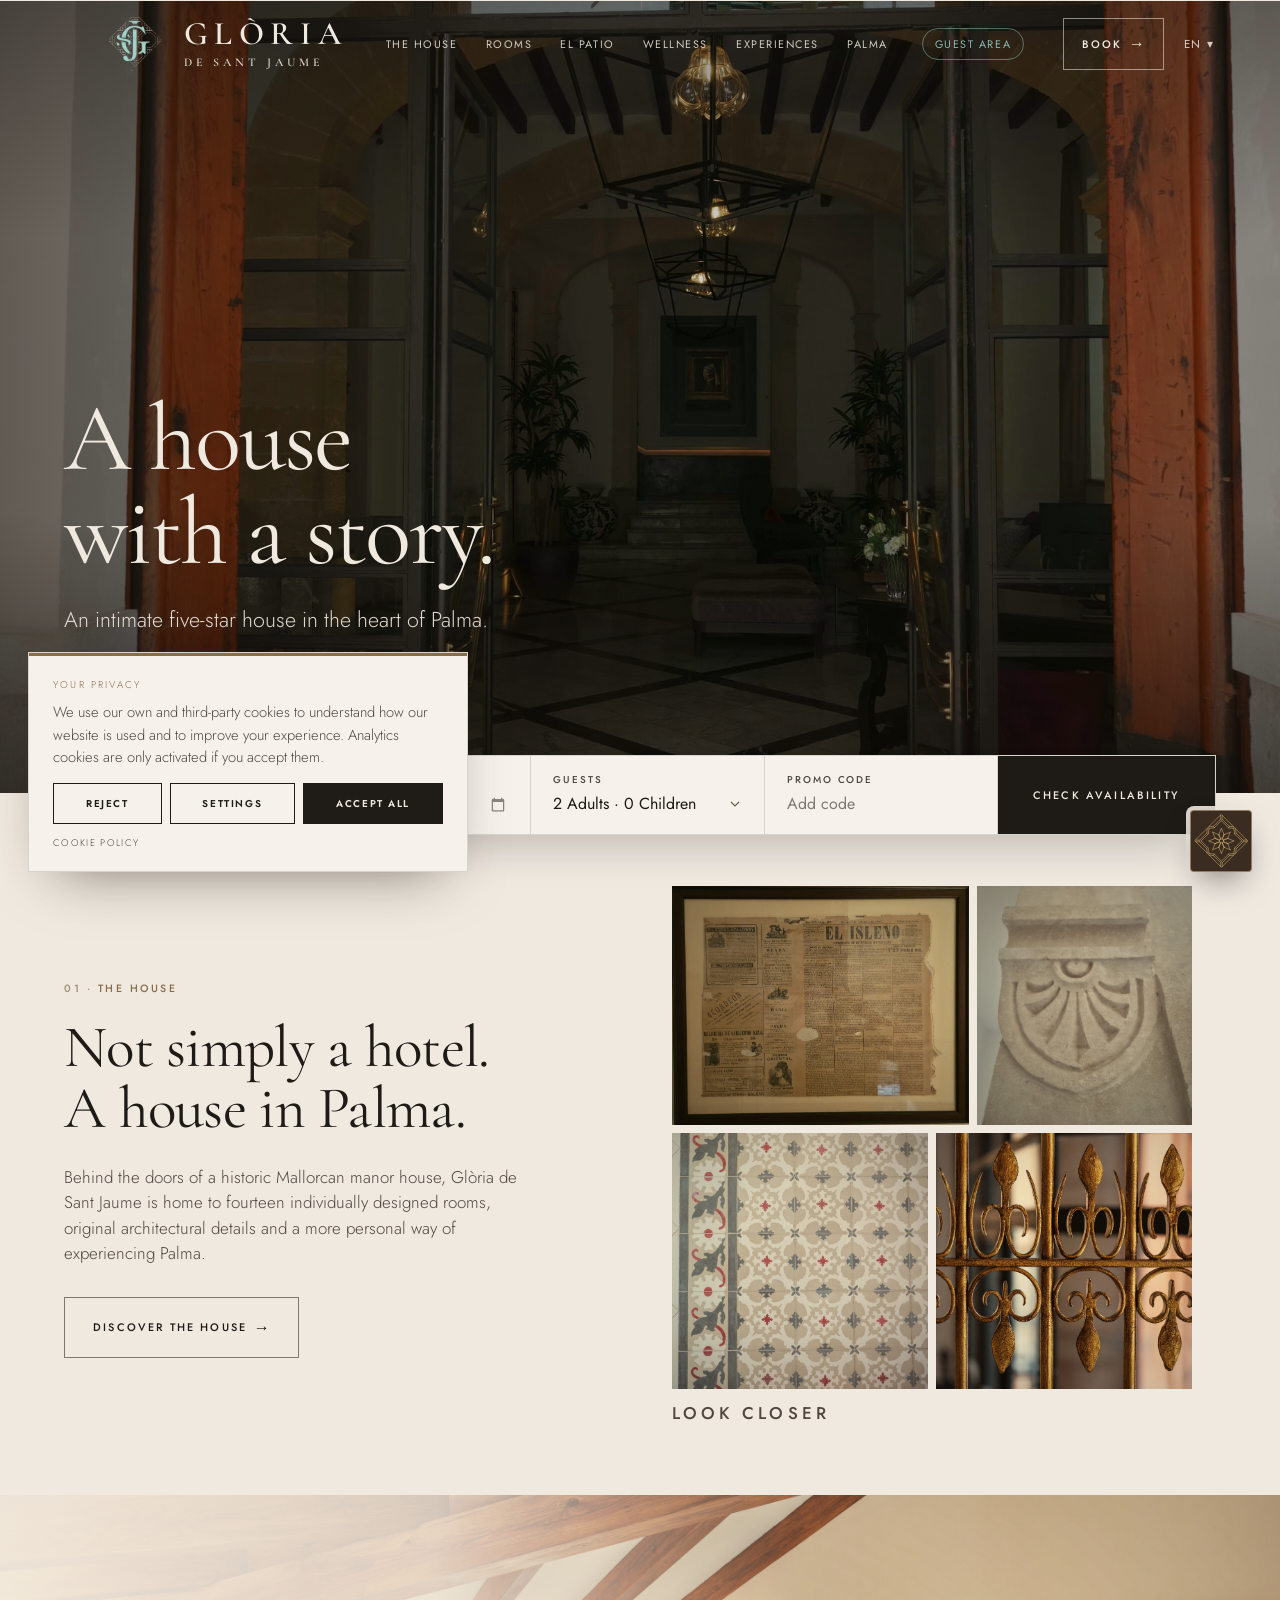
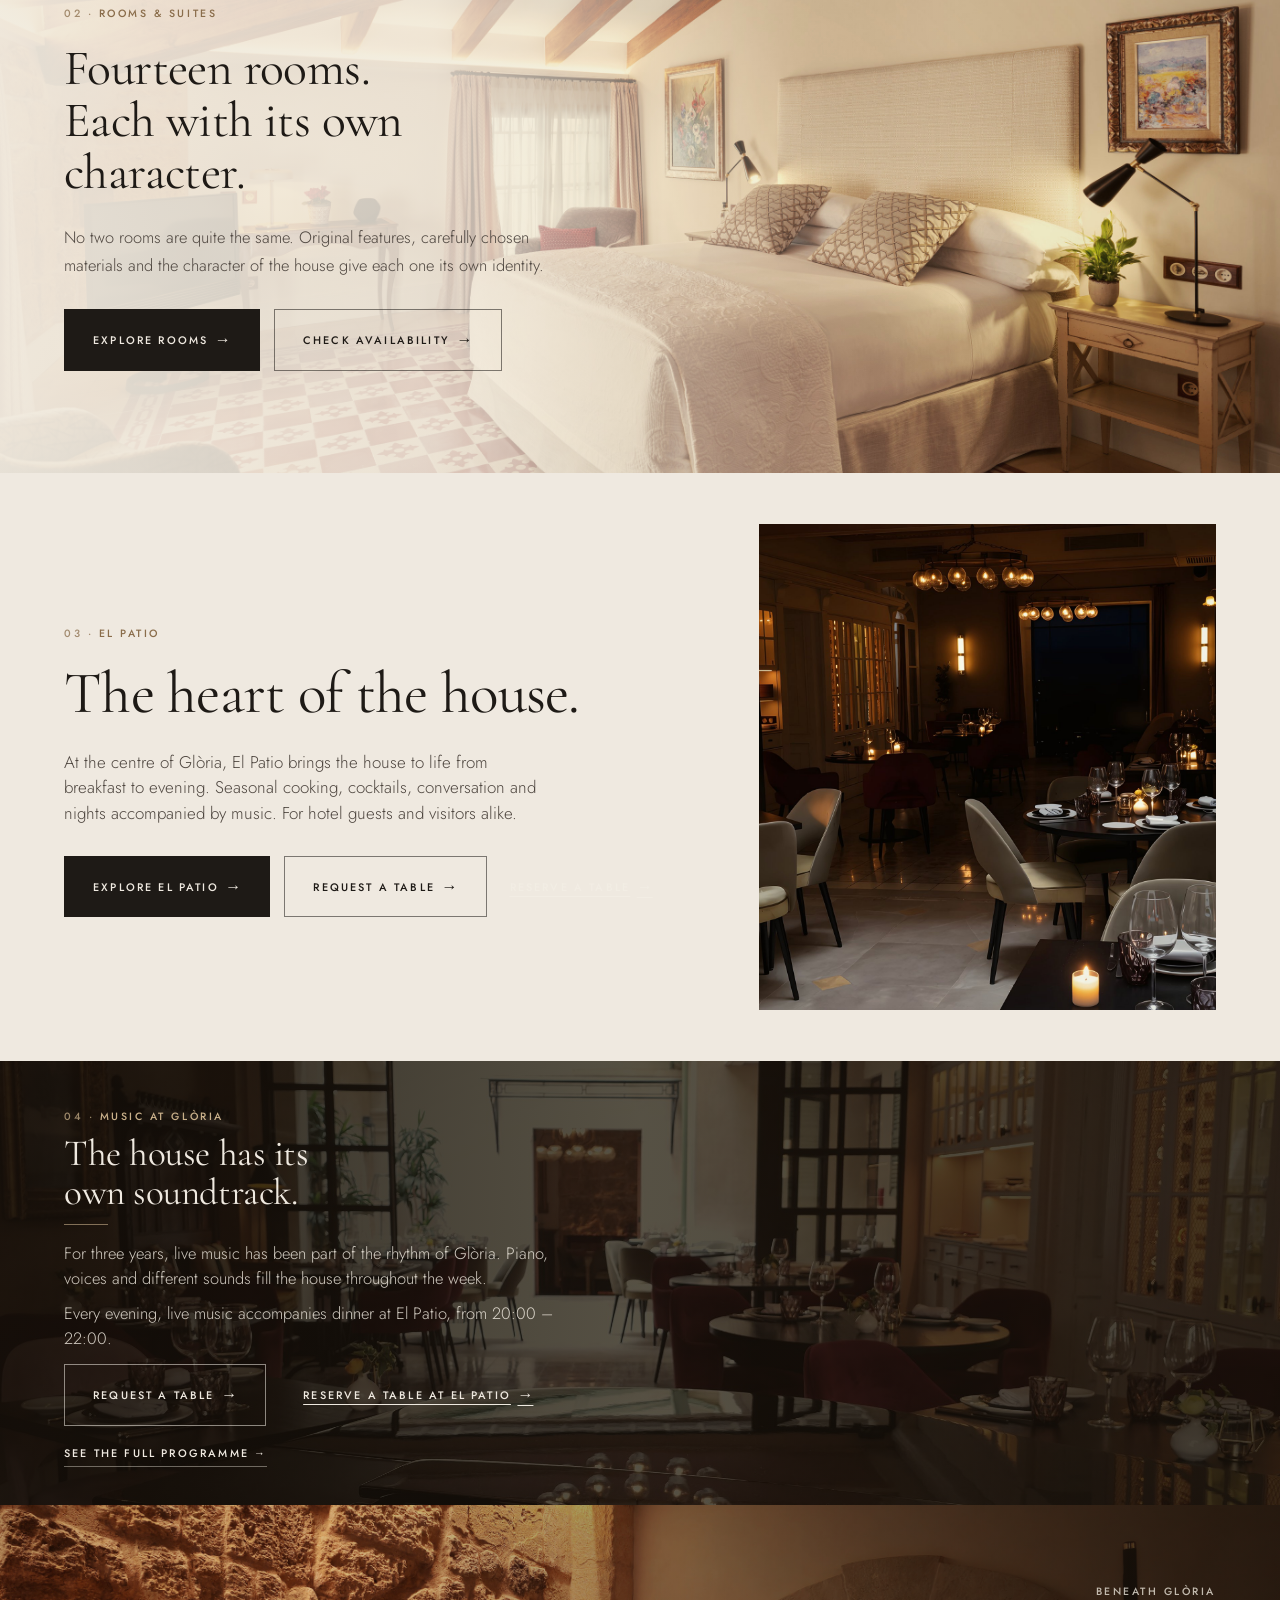
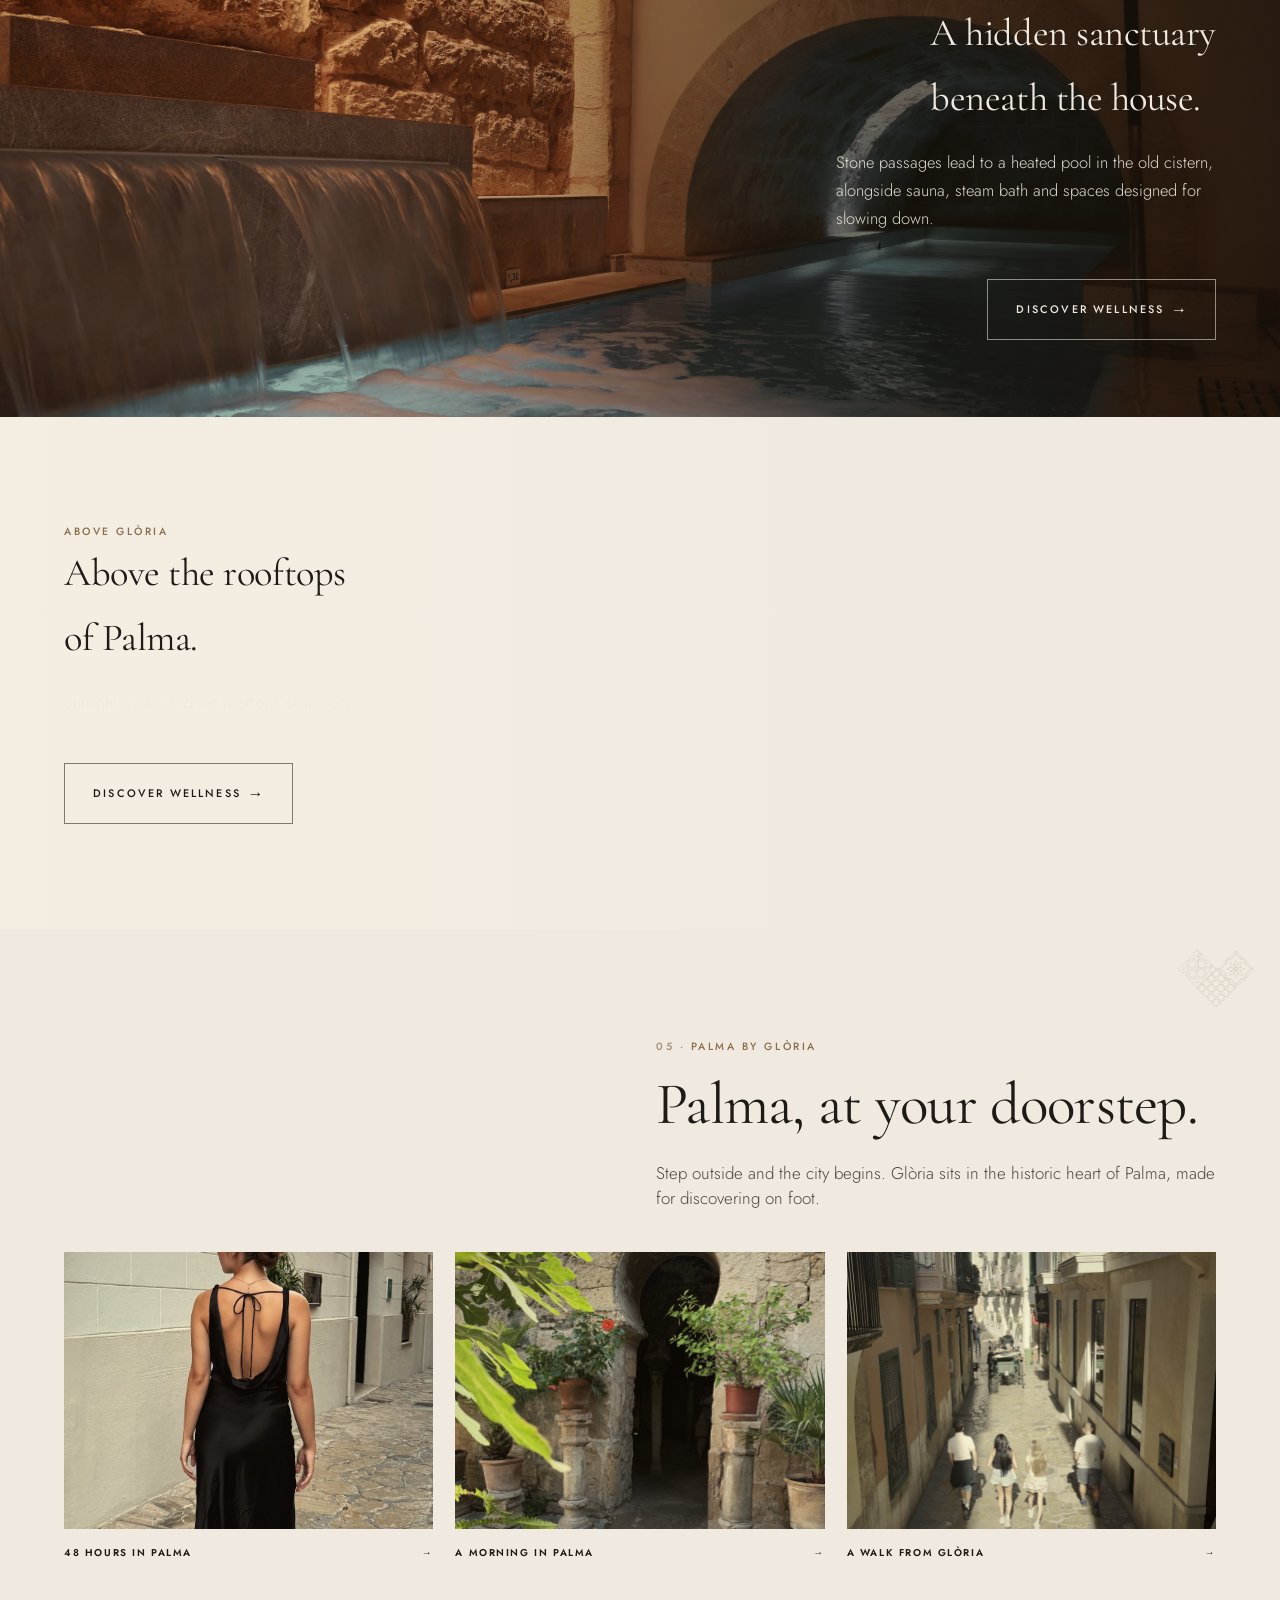
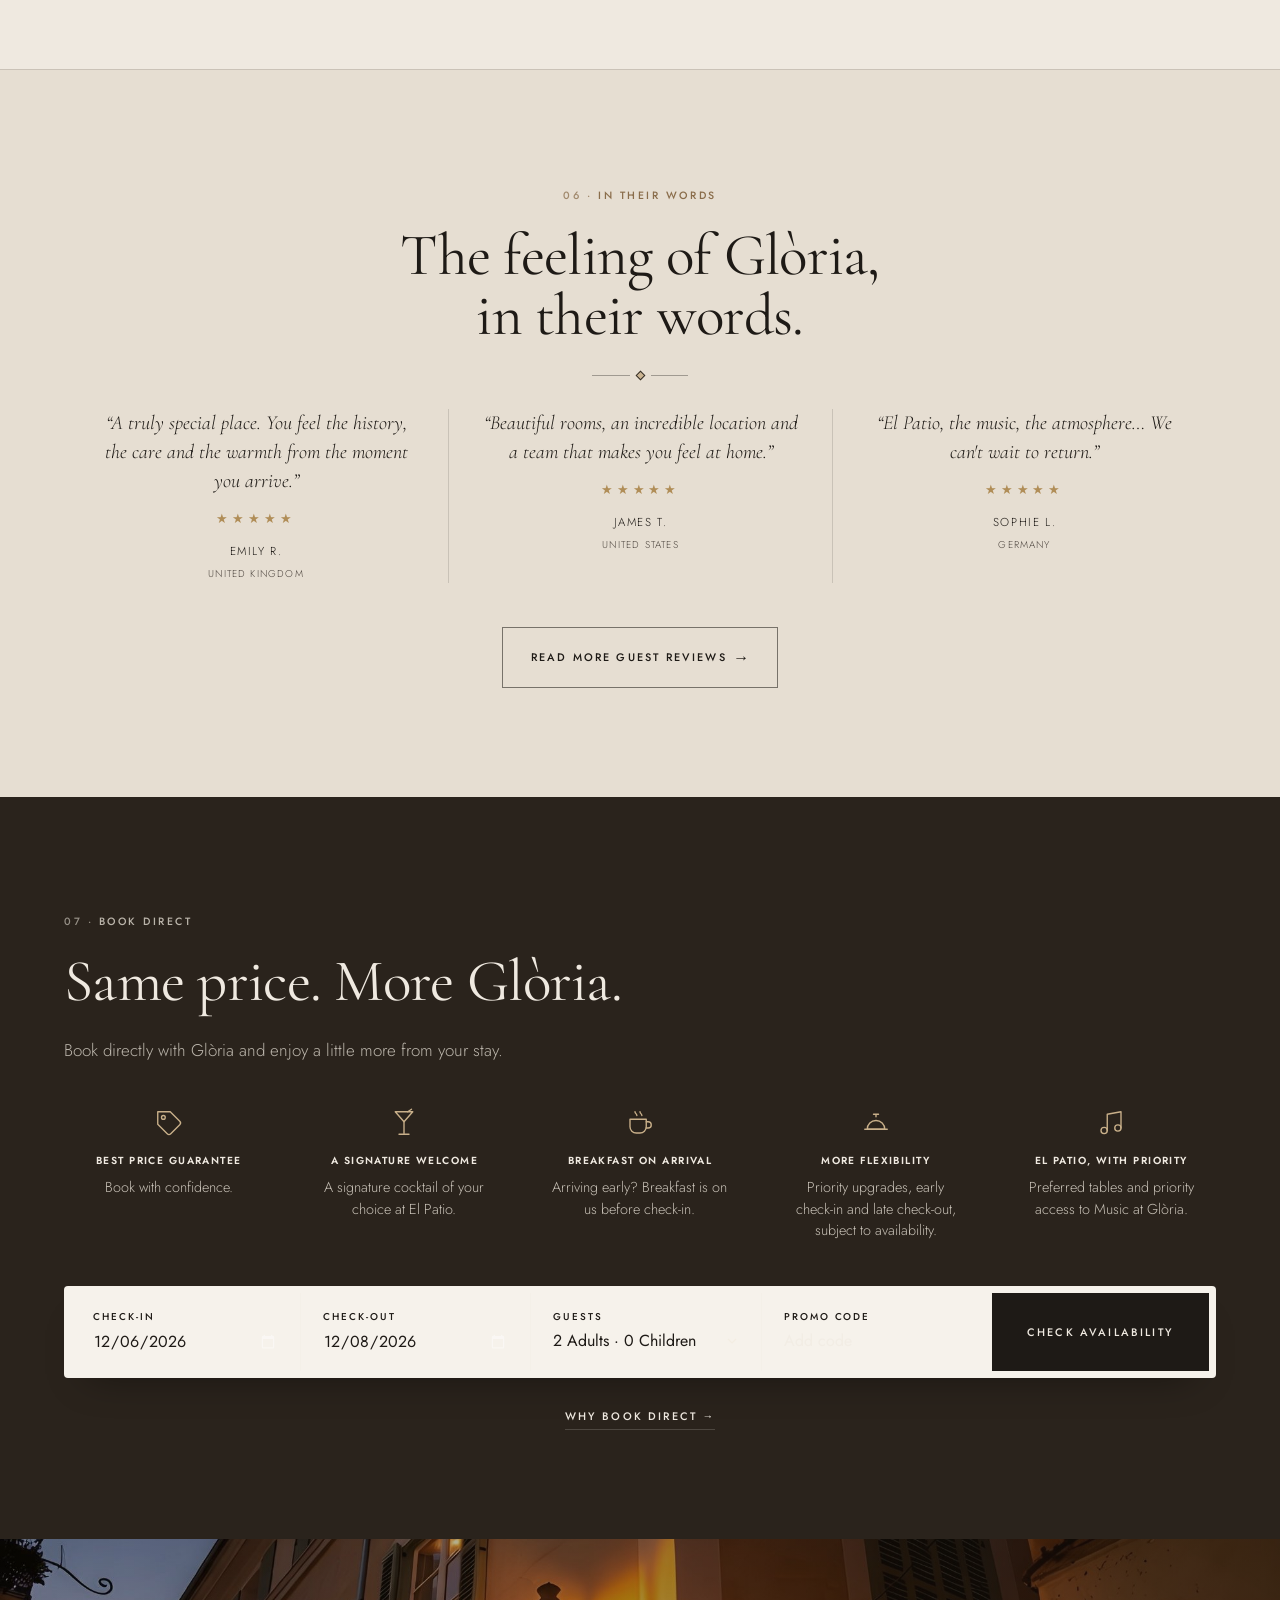
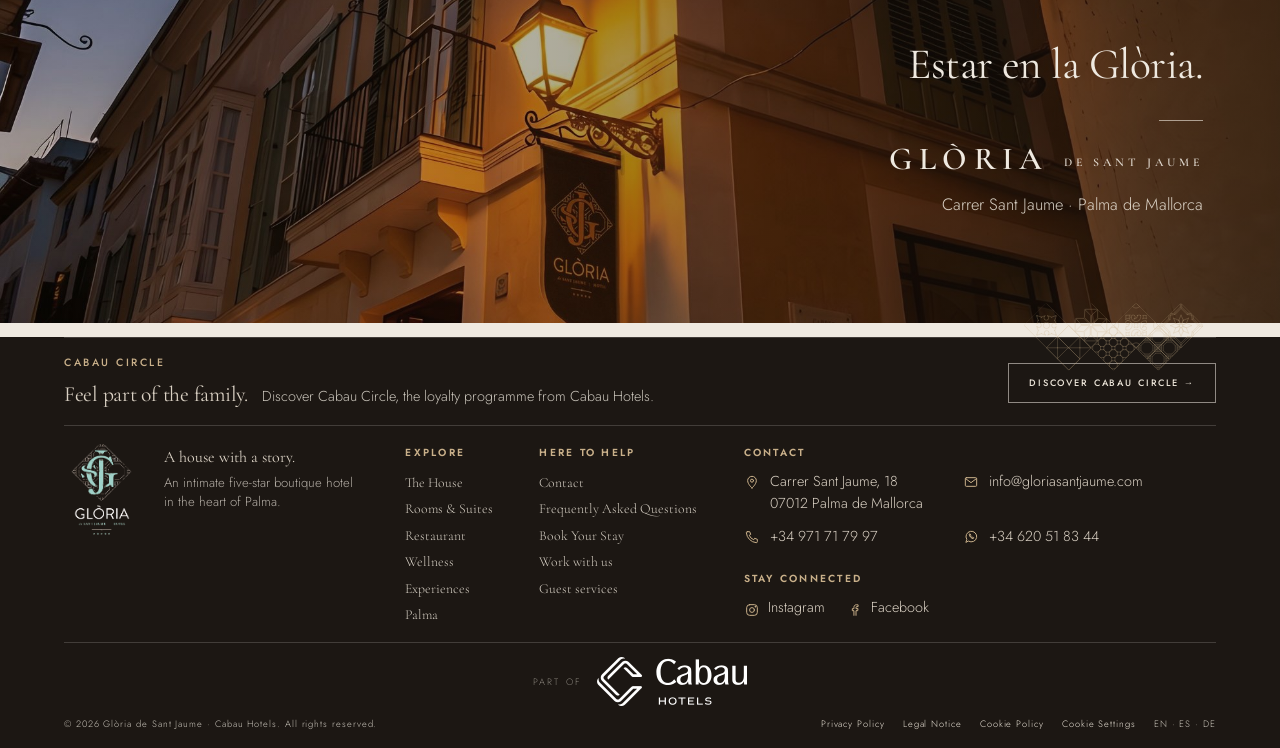
<file: index.html>
<!doctype html>
<html lang="en">
<head>
<meta charset="utf-8">
<meta name="viewport" content="width=device-width, initial-scale=1, viewport-fit=cover">
<meta name="robots" content="noindex,nofollow">
<title>Glòria de Sant Jaume · A house with a story</title>
<meta name="description" content="Glòria de Sant Jaume — an intimate five-star boutique hotel in a historic house in the heart of Palma de Mallorca.">
<link rel="icon" type="image/png" sizes="64x64" href="img/favicon.png?v=02558355">
<link rel="apple-touch-icon" href="img/apple-touch-icon.png?v=4d293441">
<meta name="theme-color" content="#534134">
<link rel="preload" as="image" href="img/hero-poster.jpg?v=74415df9" fetchpriority="high" media="(min-width: 900px), (orientation: landscape)">
<link rel="preload" as="image" href="img/hero-poster-v.jpg?v=828ed35f" fetchpriority="high" media="(max-width: 899px) and (orientation: portrait)">
<link rel="preconnect" href="https://fonts.googleapis.com">
<link rel="preconnect" href="https://fonts.gstatic.com" crossorigin>
<link rel="stylesheet" href="https://fonts.googleapis.com/css2?family=Cormorant+Garamond:ital,wght@0,400;0,500;0,600;1,400;1,500&family=Jost:wght@300;400;500;600&display=swap">
<link rel="stylesheet" href="css/styles.css?v=75">
<link rel="stylesheet" href="css/concierge.css?v=3">
<link rel="stylesheet" href="css/requests.css?v=3">
<link rel="stylesheet" href="css/web2.css?v=3">
<meta property="og:type" content="website">
<meta property="og:site_name" content="Glòria de Sant Jaume">
<meta property="og:title" content="Glòria de Sant Jaume · A house with a story">
<meta property="og:description" content="An intimate five-star boutique hotel in a historic house in the heart of Palma de Mallorca.">
<meta property="og:image" content="https://web2.hotelgloria.es/img/interior-patio-hotel-gloria-de-sant-jaume-palma.jpg">
<meta name="twitter:card" content="summary_large_image">
<script type="application/ld+json">{"@context": "https://schema.org", "@type": "Hotel", "name": "Hotel Glòria de Sant Jaume", "description": "An intimate five-star boutique hotel in a historic house in the heart of Palma de Mallorca.", "url": "https://web2.hotelgloria.es/", "telephone": "+34 971 71 79 97", "email": "info@gloriasantjaume.com", "image": "https://web2.hotelgloria.es/img/interior-patio-hotel-gloria-de-sant-jaume-palma.jpg", "logo": "https://web2.hotelgloria.es/img/logo-light.png", "starRating": {"@type": "Rating", "ratingValue": "5"}, "numberOfRooms": 14, "priceRange": "€€€€", "address": {"@type": "PostalAddress", "streetAddress": "Carrer Sant Jaume, 18", "postalCode": "07012", "addressLocality": "Palma", "addressRegion": "Illes Balears", "addressCountry": "ES"}, "amenityFeature": [{"@type": "LocationFeatureSpecification", "name": "Heated indoor pool", "value": true}, {"@type": "LocationFeatureSpecification", "name": "Rooftop pool", "value": true}, {"@type": "LocationFeatureSpecification", "name": "Sauna", "value": true}, {"@type": "LocationFeatureSpecification", "name": "Steam bath", "value": true}, {"@type": "LocationFeatureSpecification", "name": "Spa treatments", "value": true}, {"@type": "LocationFeatureSpecification", "name": "Restaurant", "value": true}], "brand": {"@type": "Brand", "name": "Cabau Hotels", "url": "https://cabauhotels.com/"}, "@id": "https://web2.hotelgloria.es/#hotel", "geo": {"@type": "GeoCoordinates", "latitude": 39.5733526, "longitude": 2.6480637}, "sameAs": ["https://www.instagram.com/hotelgloriasantjaume", "https://www.facebook.com/hotelgloriasantjaume"], "potentialAction": {"@type": "ReserveAction", "target": "https://bookings.cabauhotels.com/en/step-1?id=ltMOyTAWCIHXU0fOduo%24%3Aw"}}</script>
<!--seo:start-->
<meta name="twitter:card" content="summary_large_image">
<meta name="twitter:title" content="Glòria de Sant Jaume · A house with a story">
<meta name="twitter:description" content="Glòria de Sant Jaume — an intimate five-star boutique hotel in a historic house in the heart of Palma de Mallorca.">
<meta name="twitter:image" content="https://web2.hotelgloria.es/img/interior-patio-hotel-gloria-de-sant-jaume-palma.jpg">
<meta property="og:url" content="https://web2.hotelgloria.es/">
<script type="application/ld+json">{"@context": "https://schema.org", "@graph": [{"@type": "WebPage", "@id": "https://web2.hotelgloria.es/#webpage", "url": "https://web2.hotelgloria.es/", "name": "Glòria de Sant Jaume · A house with a story", "description": "Glòria de Sant Jaume — an intimate five-star boutique hotel in a historic house in the heart of Palma de Mallorca.", "inLanguage": "en", "isPartOf": {"@type": "WebSite", "@id": "https://web2.hotelgloria.es/#website", "url": "https://web2.hotelgloria.es/", "name": "Glòria de Sant Jaume"}, "about": {"@id": "https://web2.hotelgloria.es/#hotel"}, "primaryImageOfPage": {"@type": "ImageObject", "url": "https://web2.hotelgloria.es/img/interior-patio-hotel-gloria-de-sant-jaume-palma.jpg"}}, {"@type": "BreadcrumbList", "itemListElement": [{"@type": "ListItem", "position": 1, "name": "Glòria de Sant Jaume", "item": "https://web2.hotelgloria.es/"}]}]}</script>
<!--seo:end-->
</head>
<body>

<!-- ================= HEADER ================= -->
<header class="site-header on-hero" id="header">
  <div class="header-in">
    <button class="nav-toggle" aria-label="Menu">☰</button>
    <a class="logo" href="index.html"><img class="emblem emblem-light" src="img/emblem-light.png?v=4a5503ec" alt=""><img class="emblem emblem-dark" src="img/emblem-dark.png?v=d326d00e" alt=""><span class="txt"><span class="l1">GLÒRIA</span><span class="l2">de Sant Jaume</span></span></a>
    <nav class="main-nav">
      <a href="the-house.html">The House</a>
      <a href="rooms.html">Rooms</a>
      <a href="el-patio.html">El Patio</a>
      <a href="wellness.html">Wellness</a>
      <a href="experiences.html">Experiences</a>
      <a href="palma.html">Palma</a>
      <a class="nav-guest" href="guest.html">Guest area</a>
    </nav>
    <div class="header-right">
      <a class="btn btn-ghost-light" href="#book" data-book>Book</a>
      <span class="lang">EN ▾</span>
    </div>
  </div>
</header>

<!-- ================= 01 · HERO ================= -->
<section class="hero">
  <video class="bg hero-video" data-hero-video muted loop playsinline autoplay preload="none" poster="img/hero-poster.jpg?v=74415df9" aria-hidden="true"></video>
  <div class="hero-in">
    <h1>A house<br>with a story.</h1>
    <p class="sub">An intimate five-star house in the heart of Palma.</p>
    <div class="hero-orn" aria-hidden="true"><span class="d"><svg aria-hidden="true" focusable="false" xmlns="http://www.w3.org/2000/svg" viewBox="-0.5 -0.5 37.3 37.3" fill="none" stroke="currentColor" stroke-linecap="round" stroke-linejoin="round"><path d="M14.19 17.75C14.19 15.72 15.84 14.07 17.87 14.07M17.87 14.07C19.9 14.07 21.55 15.72 21.55 17.75M21.55 17.75C21.55 19.79 19.9 21.43 17.87 21.43M17.87 21.43C15.84 21.43 14.19 19.79 14.19 17.75M20.33 28.55C21.99 28.17 23.51 27.42 24.8 26.39M24.8 26.39C24.59 26.44 24.37 26.47 24.14 26.47M24.14 26.47C22.62 26.47 21.38 25.23 21.38 23.71M21.38 23.71C21.38 22.19 22.62 20.95 24.14 20.95M24.14 20.95C25.66 20.95 26.9 22.19 26.9 23.71M26.9 23.71C26.9 23.89 26.88 24.06 26.85 24.23M26.85 24.23C27.7 23.05 28.33 21.7 28.66 20.23M28.66 20.23L28.66 20.24M28.66 20.24C30.88 19.92 33.46 17.76 33.46 17.76M33.46 17.76L33.46 17.75M33.46 17.75L33.46 17.75M33.46 17.75C33.46 17.75 30.88 15.58 28.66 15.27M28.66 15.27L28.66 15.27M28.66 15.27C28.33 13.81 27.7 12.46 26.85 11.28M26.85 11.28C26.88 11.45 26.9 11.62 26.9 11.8M26.9 11.8C26.9 13.32 25.66 14.56 24.14 14.56M24.14 14.56C22.62 14.56 21.38 13.32 21.38 11.8M21.38 11.8C21.38 10.28 22.62 9.04 24.14 9.04M24.14 9.04C24.37 9.04 24.59 9.07 24.8 9.12M24.8 9.12C23.51 8.09 21.99 7.34 20.33 6.96M20.33 6.96C19.95 4.78 17.88 2.31 17.88 2.31M17.88 2.31L17.87 2.31M17.87 2.31L17.86 2.31M17.86 2.31C17.86 2.31 15.79 4.78 15.41 6.96M15.41 6.96C13.75 7.34 12.23 8.09 10.94 9.12M10.94 9.12C11.15 9.07 11.38 9.04 11.6 9.04M11.6 9.04C13.13 9.04 14.36 10.28 14.36 11.8M14.36 11.8C14.36 13.32 13.13 14.56 11.6 14.56M11.6 14.56C10.08 14.56 8.84 13.32 8.84 11.8M8.84 11.8C8.84 11.62 8.86 11.45 8.89 11.28M8.89 11.28C8.04 12.46 7.42 13.81 7.08 15.27M7.08 15.27L7.08 15.27M7.08 15.27C4.86 15.58 2.28 17.75 2.28 17.75M2.28 17.75L2.28 17.75M2.28 17.75L2.28 17.76M2.28 17.76C2.28 17.76 4.86 19.92 7.08 20.24M7.08 20.24L7.08 20.23M7.08 20.23C7.42 21.7 8.04 23.05 8.89 24.23M8.89 24.23C8.86 24.06 8.84 23.89 8.84 23.71M8.84 23.71C8.84 22.19 10.08 20.95 11.6 20.95M11.6 20.95C13.13 20.95 14.36 22.19 14.36 23.71M14.36 23.71C14.36 25.23 13.13 26.47 11.6 26.47M11.6 26.47C11.38 26.47 11.15 26.44 10.94 26.39M10.94 26.39C12.23 27.42 13.75 28.17 15.41 28.55M15.41 28.55C15.79 30.73 17.86 33.2 17.86 33.2M17.86 33.2L17.87 33.2M17.87 33.2L17.88 33.2M17.88 33.2C17.88 33.2 19.95 30.73 20.33 28.55" stroke-width="0.47"/><path d="M-0.2 -0.36h36.21v36.21h-36.21z" stroke-width="0.47"/></svg></span><span class="d"><svg aria-hidden="true" focusable="false" xmlns="http://www.w3.org/2000/svg" viewBox="-0.5 -0.5 37.3 37.3" fill="none" stroke="currentColor" stroke-linecap="round" stroke-linejoin="round"><path d="M24.67 0.48 L18.14 6.32 L18.14 16.53 L24.67 10z" stroke-width="0.47"/><path d="M34.73 10.72 L25.98 10.24 L18.76 17.45 L28 17.45z" stroke-width="0.47"/><path d="M34.61 25.08 L28.76 18.55 L18.55 18.55 L25.08 25.08z" stroke-width="0.47"/><path d="M24.37 35.14 L24.85 26.39 L17.63 19.17 L17.63 28.4z" stroke-width="0.47"/><path d="M10.01 35.01 L16.54 29.17 L16.54 18.96 L10.01 25.49z" stroke-width="0.47"/><path d="M-0.05 24.77 L8.7 25.25 L15.92 18.04 L6.68 18.04z" stroke-width="0.47"/><path d="M0.08 10.41 L5.92 16.94 L16.13 16.94 L9.6 10.41z" stroke-width="0.47"/><path d="M10.32 0.35 L9.83 9.1 L17.05 16.32 L17.05 7.09z" stroke-width="0.47"/><path d="M-0.77 -0.36h36.21v36.21h-36.21z" stroke-width="0.47"/><path d="M24.85 -0.36L35.45 10.24" stroke-width="0.47"/><path d="M24.85 35.85L35.45 25.25" stroke-width="0.47"/><path d="M9.83 35.85L-0.77 25.25" stroke-width="0.47"/><path d="M9.83 -0.36L-0.77 10.24" stroke-width="0.47"/></svg></span><span class="d"><svg aria-hidden="true" focusable="false" xmlns="http://www.w3.org/2000/svg" viewBox="-0.5 -0.5 37.3 37.3" fill="none" stroke="currentColor" stroke-linecap="round" stroke-linejoin="round"><path d="M-0.17 -0.36h36.21v36.21h-36.21z" stroke-width="0.47"/><path d="M24.81 14.05C24.74 13.81 24.69 13.56 24.69 13.3M24.69 13.3C24.69 11.98 25.77 10.9 27.09 10.9M27.09 10.9C28.42 10.9 29.49 11.98 29.49 13.3M29.49 13.3C29.49 14.07 29.14 14.74 28.58 15.18M28.58 15.18L28.58 15.19M28.58 15.19C27.64 15.94 26.43 16.39 25.12 16.39M25.12 16.39C22.06 16.39 19.57 13.91 19.57 10.84M19.57 10.84C19.57 8.76 20.73 6.94 22.43 5.99M22.43 5.99L22.44 5.99M22.44 5.99C23.71 6.33 24.68 7.37 24.93 8.67M24.93 8.67L24.93 8.67M24.93 8.67C24.13 9.31 23.61 10.3 23.61 11.41M23.61 11.41C23.61 12.46 24.07 13.41 24.81 14.05" stroke-width="0.47"/><path d="M24.81 21.45C24.74 21.68 24.69 21.93 24.69 22.19M24.69 22.19C24.69 23.52 25.77 24.59 27.09 24.59M27.09 24.59C28.42 24.59 29.49 23.52 29.49 22.19M29.49 22.19C29.49 21.43 29.14 20.75 28.58 20.31M28.58 20.31L28.58 20.31M28.58 20.31C27.64 19.55 26.43 19.1 25.12 19.1M25.12 19.1C22.06 19.1 19.57 21.59 19.57 24.65M19.57 24.65C19.57 26.74 20.73 28.56 22.43 29.51M22.43 29.51L22.44 29.51M22.44 29.51C23.71 29.16 24.68 28.13 24.93 26.83M24.93 26.83L24.93 26.83M24.93 26.83C24.13 26.19 23.61 25.2 23.61 24.09M23.61 24.09C23.61 23.03 24.07 22.09 24.81 21.45" stroke-width="0.47"/><path d="M31.29 21.14C31.2 19.46 29.98 18.07 28.37 17.75M28.37 17.75C29.98 17.43 31.2 16.04 31.29 14.35M31.29 14.35L34.34 17.74M34.34 17.74L31.29 21.14" stroke-width="0.47"/><path d="M17.65 14.82L18.22 14.82M18.22 14.82C18.55 16.1 19.55 17.1 20.83 17.43M20.83 17.43L20.83 18.07M20.83 18.07C19.55 18.4 18.55 19.41 18.22 20.68M18.22 20.68L17.65 20.68M17.65 20.68C17.32 19.41 16.32 18.4 15.04 18.07M15.04 18.07L15.04 17.43M15.04 17.43C16.32 17.1 17.32 16.1 17.65 14.82" stroke-width="0.47"/><path d="M11.06 21.45C11.13 21.68 11.18 21.93 11.18 22.19M11.18 22.19C11.18 23.52 10.1 24.59 8.78 24.59M8.78 24.59C7.45 24.59 6.38 23.52 6.38 22.19M6.38 22.19C6.38 21.43 6.73 20.75 7.29 20.31M7.29 20.31L7.29 20.31M7.29 20.31C8.23 19.55 9.44 19.1 10.75 19.1M10.75 19.1C13.81 19.1 16.3 21.59 16.3 24.65M16.3 24.65C16.3 26.74 15.14 28.56 13.44 29.51M13.44 29.51L13.43 29.51M13.43 29.51C12.16 29.16 11.19 28.13 10.94 26.83M10.94 26.83C11.75 26.19 12.26 25.2 12.26 24.09M12.26 24.09C12.26 23.03 11.8 22.09 11.06 21.45" stroke-width="0.47"/><path d="M11.06 14.05C11.13 13.81 11.18 13.56 11.18 13.3M11.18 13.3C11.18 11.98 10.1 10.9 8.78 10.9M8.78 10.9C7.45 10.9 6.38 11.98 6.38 13.3M6.38 13.3C6.38 14.07 6.73 14.74 7.29 15.18M7.29 15.18L7.29 15.19M7.29 15.19C8.23 15.94 9.44 16.39 10.75 16.39M10.75 16.39C13.81 16.39 16.3 13.91 16.3 10.84M16.3 10.84C16.3 8.76 15.14 6.94 13.44 5.99M13.44 5.99L13.43 5.99M13.43 5.99C12.16 6.33 11.19 7.37 10.94 8.67M10.94 8.67L10.94 8.67M10.94 8.67C11.75 9.31 12.26 10.3 12.26 11.41M12.26 11.41C12.26 12.46 11.8 13.41 11.06 14.05" stroke-width="0.47"/><path d="M4.58 14.35C4.67 16.04 5.89 17.42 7.51 17.75M7.51 17.75C5.89 18.07 4.67 19.46 4.58 21.14M4.58 21.14L1.53 17.75M1.53 17.75L4.58 14.35" stroke-width="0.47"/><path d="M17.94 1.53L20.67 3.92M20.67 3.92C19.3 4.3 18.22 5.43 17.93 6.84M17.93 6.84C17.66 5.52 16.71 4.46 15.47 4.01M15.47 4.01L17.94 1.53" stroke-width="0.47"/><path d="M15.47 31.48C16.71 31.03 17.66 29.97 17.93 28.65M17.93 28.65C18.22 30.06 19.3 31.19 20.67 31.57M20.67 31.57L17.94 33.96M17.94 33.96L15.47 31.48" stroke-width="0.47"/><path d="M-0.17 30.15C2.97 30.15 5.53 32.71 5.53 35.85M5.53 35.85L-0.17 35.85M-0.17 35.85L-0.17 30.15" stroke-width="0.47"/><path d="M-0.17 5.34C2.97 5.34 5.53 2.78 5.53 -0.36M5.53 -0.36L-0.17 -0.36M-0.17 -0.36L-0.17 5.34" stroke-width="0.47"/><path d="M36.04 5.34C32.9 5.34 30.35 2.78 30.35 -0.36M30.35 -0.36L36.04 -0.36M36.04 -0.36L36.04 5.34" stroke-width="0.47"/><path d="M36.04 30.15C32.9 30.15 30.35 32.71 30.35 35.85M30.35 35.85L36.04 35.85M36.04 35.85L36.04 30.15" stroke-width="0.47"/></svg></span></div>
  </div>
</section>

<!-- booking bar -->
<div class="wrap-offset">
  <form class="booking-bar bb-hero" data-booking-form>
      <button class="bb-toggle" type="button" aria-expanded="false">Check availability</button>
      <label class="field"><span class="k">Check-in</span><input class="v" type="date" name="arrival" required></label>
      <label class="field"><span class="k">Check-out</span><input class="v" type="date" name="departure" required></label>
      <label class="field"><span class="k">Guests</span><select class="v" name="guests"><option value="1-0">1 Adult · 0 Children</option><option value="2-0" selected>2 Adults · 0 Children</option><option value="2-1">2 Adults · 1 Child</option><option value="2-2">2 Adults · 2 Children</option><option value="3-0">3 Adults · 0 Children</option></select></label>
      <label class="field"><span class="k">Promo code</span><input class="v" type="text" name="promo" placeholder="Add code" autocomplete="off"></label>
      <button class="btn btn-dark" type="submit">Check availability</button>
    </form>
</div>

<!-- ================= 02 · THE HOUSE ================= -->
<section class="section hm-house">
  <div class="wrap two-col">
    <div>
      <span class="eyebrow">The House</span>
      <h2>Not simply a hotel.<br>A house in Palma.</h2>
      <p class="muted">Behind the doors of a historic Mallorcan manor house, Glòria de Sant Jaume is home to fourteen individually designed rooms, original architectural details and a more personal way of experiencing Palma.</p>
      <div class="stack-cta"><a class="btn btn-ghost" href="the-house.html">Discover the house</a></div>
    </div>
    <div>
      <div class="house-grid house-grid-4">
        <div class="hg-row">
          <div class="imgframe" style="--r:1.243"><img loading="lazy" decoding="async" src="img/el-isleno-19th-century-newspaper-framed-hotel-gloria-palma.jpg?v=a5c48e13" alt="El Isleño, a 19th-century Palma newspaper framed at Hotel Glòria de Sant Jaume"></div>
          <div class="imgframe" style="--r:.9"><img loading="lazy" decoding="async" src="img/carved-stone-detail-historic-house-palma.jpg?v=ab305ade" alt="Carved stone detail in the historic house of Glòria de Sant Jaume, Palma"></div>
        </div>
        <div class="hg-row">
          <div class="imgframe" style="--r:1"><img loading="lazy" decoding="async" src="img/original-hydraulic-tiles-hotel-gloria-palma.jpg?v=58a15f52" alt="Original Mallorcan hydraulic tiles at Hotel Glòria de Sant Jaume"></div>
          <div class="imgframe" style="--r:1"><img loading="lazy" decoding="async" src="img/gilded-wrought-iron-detail-hotel-gloria-palma.jpg?v=82d0f574" alt="Gilded wrought-iron detail at Hotel Glòria de Sant Jaume"></div>
        </div>
      </div>
      <p class="eyebrow" style="margin-top:14px">Look closer</p>
    </div>
  </div>
</section>

<!-- ================= 03 · ROOMS ================= -->
<section class="cover cover-light">
  <img class="cover-bg" loading="lazy" decoding="async" src="img/boutique-hotel-room-palma-old-town-gloria.jpg?v=509d9985" alt="A room at Glòria de Sant Jaume, boutique hotel in Palma old town">
  <div class="wrap"><div class="cover-text">
      <span class="eyebrow">Rooms &amp; Suites</span>
      <h2>Fourteen rooms.<br>Each with its own character.</h2>
      <p class="muted">No two rooms are quite the same. Original features, carefully chosen materials and the character of the house give each one its own identity.</p>
      <div class="stack-cta">
        <a class="btn btn-dark" href="rooms.html">Explore rooms</a>
        <a class="btn btn-ghost" href="#book" data-book>Check availability</a>
      </div>
    </div>
  </div>
</section>

<!-- ================= 04 · EL PATIO ================= -->
<section class="section hm-patio">
  <div class="wrap two-col">
    <div>
      <span class="eyebrow">El Patio</span>
      <h2>The heart of the house.</h2>
      <p class="muted">At the centre of Glòria, El Patio brings the house to life from breakfast to evening. Seasonal cooking, cocktails, conversation and nights accompanied by music. For hotel guests and visitors alike.</p>
      <div class="stack-cta">
        <a class="btn btn-dark" href="el-patio.html">Explore El Patio</a>
        <a class="btn btn-ghost" href="#" role="button" data-request="restaurant">Request a table</a><a class="btn btn-ghost req-alt" href="#" data-elpatio-reserve>Reserve a table</a>
      </div>
    </div>
    <div class="imgframe" style="aspect-ratio:4/3"><img loading="lazy" decoding="async" src="img/el-patio-restaurant-evening-candles-palma.jpg?v=11867629" alt="El Patio de Glòria restaurant in the evening, tables set by candlelight"></div>
  </div>
</section>

<!-- ================= 05 · MUSIC ================= -->
<section class="cover cover-dark music-cover hm-music">
  <img class="cover-bg" loading="lazy" decoding="async" src="img/grand-piano-el-patio-dining-room-palma.jpg?v=48a7b939" alt="The grand piano in the dining room of El Patio de Glòria">
  <div class="wrap cover-grid">
    <div class="cover-text">
      <span class="eyebrow">Music at Glòria</span>
      <h2>The house has its<br>own soundtrack.</h2>
      <span class="music-rule" aria-hidden="true"></span>
      <p class="muted">For three years, live music has been part of the rhythm of Glòria. Piano, voices and different sounds fill the house throughout the week.</p>
      <p class="muted">Every evening, live music accompanies dinner at El Patio, from 20:00 – 22:00.</p>
      <div class="stack-cta"><a class="btn btn-ghost-light" href="#" role="button" data-request="restaurant">Request a table</a><a class="btn btn-ghost-light req-alt" href="#" data-elpatio-reserve>Reserve a table at El Patio</a><a class="link-arrow hm-music-prog" href="el-patio.html#music">See the full programme →</a></div>
    </div>
    <!-- MUSIC-HOME:START (generado por tools/music_month.py) -->
      <div class="mp-next">
        <ol class="mp-next-list"><li data-date="2026-10-01"><span class="mpn-date">Thu 1 Oct</span><span class="mpn-artist">The 21st Century Foxes</span><span class="mpn-sub">Elise &amp; Enok</span><span class="mpn-time">20:00</span></li><li data-date="2026-10-02"><span class="mpn-date">Fri 2 Oct</span><span class="mpn-artist">Sara</span><span class="mpn-sub"></span><span class="mpn-time">20:00</span></li><li data-date="2026-10-03"><span class="mpn-date">Sat 3 Oct</span><span class="mpn-artist">Michal</span><span class="mpn-sub"></span><span class="mpn-time">20:00</span></li><li data-date="2026-10-04"><span class="mpn-date">Sun 4 Oct</span><span class="mpn-artist">Miguel Ángel</span><span class="mpn-sub"></span><span class="mpn-time">20:00</span></li><li data-date="2026-10-05"><span class="mpn-date">Mon 5 Oct</span><span class="mpn-artist">Sara</span><span class="mpn-sub"></span><span class="mpn-time">20:00</span></li><li data-date="2026-10-08"><span class="mpn-date">Thu 8 Oct</span><span class="mpn-artist">The Lioness Club</span><span class="mpn-sub">Elise &amp; Isa</span><span class="mpn-time">20:00</span></li><li data-date="2026-10-09"><span class="mpn-date">Fri 9 Oct</span><span class="mpn-artist">Daltmurada</span><span class="mpn-sub">Jazz quartet</span><span class="mpn-time">20:00</span></li><li data-date="2026-10-10"><span class="mpn-date">Sat 10 Oct</span><span class="mpn-artist">Michal</span><span class="mpn-sub"></span><span class="mpn-time">20:00</span></li><li data-date="2026-10-11"><span class="mpn-date">Sun 11 Oct</span><span class="mpn-artist">Miguel Ángel</span><span class="mpn-sub"></span><span class="mpn-time">20:00</span></li><li data-date="2026-10-12"><span class="mpn-date">Mon 12 Oct</span><span class="mpn-artist">Miguel Ángel</span><span class="mpn-sub"></span><span class="mpn-time">20:00</span></li><li data-date="2026-10-15"><span class="mpn-date">Thu 15 Oct</span><span class="mpn-artist">The Lioness Club</span><span class="mpn-sub">Elise &amp; Isa</span><span class="mpn-time">20:00</span></li><li data-date="2026-10-16"><span class="mpn-date">Fri 16 Oct</span><span class="mpn-artist">Sara</span><span class="mpn-sub"></span><span class="mpn-time">20:00</span></li><li data-date="2026-10-17"><span class="mpn-date">Sat 17 Oct</span><span class="mpn-artist">Michal</span><span class="mpn-sub"></span><span class="mpn-time">20:00</span></li><li data-date="2026-10-18"><span class="mpn-date">Sun 18 Oct</span><span class="mpn-artist">Javi</span><span class="mpn-sub"></span><span class="mpn-time">20:00</span></li><li data-date="2026-10-19"><span class="mpn-date">Mon 19 Oct</span><span class="mpn-artist">Miguel Ángel</span><span class="mpn-sub"></span><span class="mpn-time">20:00</span></li><li data-date="2026-10-22"><span class="mpn-date">Thu 22 Oct</span><span class="mpn-artist">The Lioness Club</span><span class="mpn-sub">Elise &amp; Isa</span><span class="mpn-time">20:00</span></li><li data-date="2026-10-23"><span class="mpn-date">Fri 23 Oct</span><span class="mpn-artist">Sara</span><span class="mpn-sub"></span><span class="mpn-time">20:00</span></li><li data-date="2026-10-24"><span class="mpn-date">Sat 24 Oct</span><span class="mpn-artist">Michal</span><span class="mpn-sub"></span><span class="mpn-time">20:00</span></li><li data-date="2026-10-25"><span class="mpn-date">Sun 25 Oct</span><span class="mpn-artist">Michal</span><span class="mpn-sub">Special evening</span><span class="mpn-time">20:00</span></li><li data-date="2026-10-26"><span class="mpn-date">Mon 26 Oct</span><span class="mpn-artist">Miguel Ángel</span><span class="mpn-sub"></span><span class="mpn-time">20:00</span></li><li data-date="2026-10-29"><span class="mpn-date">Thu 29 Oct</span><span class="mpn-artist">The Lioness Club</span><span class="mpn-sub">Elise &amp; Isa</span><span class="mpn-time">20:00</span></li><li data-date="2026-10-30"><span class="mpn-date">Fri 30 Oct</span><span class="mpn-artist">Isa</span><span class="mpn-sub"></span><span class="mpn-time">20:00</span></li><li data-date="2026-10-31"><span class="mpn-date">Sat 31 Oct</span><span class="mpn-artist">Michal</span><span class="mpn-sub"></span><span class="mpn-time">20:00</span></li></ol>
        <a class="link-arrow" href="el-patio.html#music">See the full programme →</a>
      </div>
      <!-- MUSIC-HOME:END -->

<!-- MUSIC-HOME-SLOT -->
  </div>
</section>

<!-- ================= 06 · WELLNESS ================= -->
<div class="wellness-split">
  <div class="pane dark-pane">
    <img loading="lazy" decoding="async" class="bg" src="img/heated-pool-historic-cistern-hotel-gloria-palma.jpg?v=8a93e4d5" alt="Heated pool in the historic cistern beneath Hotel Glòria de Sant Jaume, Palma">
    <div class="inner">
      <span class="eyebrow" style="color:rgba(243,237,226,.75)">Beneath Glòria</span>
      <h2>A hidden sanctuary<br>beneath the house.</h2>
      <p style="color:rgba(243,237,226,.9);max-width:38ch">Stone passages lead to a heated pool in the old cistern, alongside sauna, steam bath and spaces designed for slowing down.</p>
      <div class="stack-cta"><a class="btn btn-ghost-light" href="wellness.html">Discover wellness</a></div>
    </div>
  </div>
  <div class="pane light-pane">
    <img loading="lazy" decoding="async" class="bg" src="img/rooftop-pool-golden-hour-hotel-gloria-palma.jpg?v=40291006" alt="The rooftop pool and sun terrace of Hotel Glòria de Sant Jaume at golden hour">
    <div class="inner">
      <span class="eyebrow">Above Glòria</span>
      <h2 style="color:var(--ink)">Above the rooftops<br>of Palma.</h2>
      <p class="muted" style="max-width:38ch">Sunlight, water and the rooftops of the city.</p>
      <div class="stack-cta"><a class="btn btn-ghost" href="wellness.html">Discover wellness</a></div>
    </div>
  </div>
</div>

<!-- ================= 07 · PALMA ================= -->
<section class="section hm-palma">
  <span class="brand-orn orn-tr" aria-hidden="true"><svg viewBox="0 0 102.7 77.0" fill="none" stroke="currentColor" stroke-width=".6" stroke-linecap="round" stroke-linejoin="round" aria-hidden="true"><defs><clipPath id="oc1"><rect x="-0.45" y="-0.45" width="37.1" height="37.1"/></clipPath></defs><g clip-path="url(#oc1)" transform="translate(25.7 25.7) rotate(45) translate(-18.15 -18.15)"><path d="M5.28 2.85 L17.91 15.48 L30.54 2.85 L17.91 -9.78z" stroke-width="0.47"/><path d="M25.55 26.94C25.55 26.75 25.54 26.55 25.52 26.36M25.52 26.36C25.53 26.36 25.54 26.36 25.54 26.36M25.54 26.36C29.89 26.36 33.41 22.85 33.41 18.51M33.41 18.51C33.41 14.16 29.89 10.65 25.55 10.65M25.55 10.65C25.54 10.65 25.53 10.65 25.52 10.65M25.52 10.65C25.54 10.43 25.55 10.21 25.55 9.98M25.55 9.98C25.55 5.64 22.03 2.12 17.69 2.12M17.69 2.12C13.34 2.12 9.83 5.64 9.83 9.98M9.83 9.98C9.83 10.23 9.84 10.48 9.86 10.72M9.86 10.72C9.5 10.67 9.14 10.65 8.77 10.65M8.77 10.65C4.43 10.65 0.91 14.16 0.91 18.51M0.91 18.51C0.91 22.85 4.43 26.36 8.77 26.36M8.77 26.36C9.14 26.36 9.5 26.34 9.85 26.29M9.85 26.29C9.84 26.5 9.83 26.72 9.83 26.94M9.83 26.94C9.83 31.28 13.34 34.8 17.69 34.8M17.69 34.8C22.03 34.8 25.55 31.28 25.55 26.94" stroke-width="0.47"/><path d="M-0.2 0.35h36.21v36.21h-36.21z" stroke-width="0.47"/><path d="M22.83 26.94C22.83 24.45 21.08 22.38 18.74 21.89M18.74 21.89L18.74 19.57M18.74 19.57L20.53 19.57M20.53 19.57C21.04 21.89 23.1 23.62 25.57 23.62M25.57 23.62C28.42 23.62 30.74 21.31 30.74 18.46M30.74 18.46C30.74 15.61 28.42 13.3 25.57 13.3M25.57 13.3C23.07 13.3 20.99 15.08 20.51 17.44M20.51 17.44L18.74 17.44M18.74 17.44L18.74 15.04M18.74 15.04C21.1 14.57 22.88 12.48 22.88 9.98M22.88 9.98C22.88 7.13 20.56 4.82 17.71 4.82M17.71 4.82C14.86 4.82 12.55 7.13 12.55 9.98M12.55 9.98C12.55 12.45 14.29 14.52 16.6 15.03M16.6 15.03L16.6 17.44M16.6 17.44L13.68 17.44M13.68 17.44C13.2 15.08 11.12 13.3 8.62 13.3M8.62 13.3C5.77 13.3 3.46 15.61 3.46 18.46M3.46 18.46C3.46 21.31 5.77 23.62 8.62 23.62M8.62 23.62C11.09 23.62 13.15 21.89 13.66 19.57M13.66 19.57L16.6 19.57M16.6 19.57L16.6 21.89M16.6 21.89C14.27 22.38 12.51 24.45 12.51 26.94M12.51 26.94C12.51 29.79 14.82 32.1 17.67 32.1M17.67 32.1C20.52 32.1 22.83 29.79 22.83 26.94" stroke-width="0.47"/><path d="M36.02 30.6C36.02 29.1 34.8 27.88 33.29 27.88M33.29 27.88C31.79 27.88 30.57 29.1 30.57 30.6M30.57 30.6C30.57 30.8 30.59 30.99 30.63 31.18M30.63 31.18C30.44 31.14 30.25 31.12 30.05 31.12M30.05 31.12C28.55 31.12 27.33 32.34 27.33 33.84M27.33 33.84C27.33 35.27 28.42 36.44 29.82 36.56M29.82 36.56L29.81 36.57M29.81 36.57L36.02 36.57M36.02 36.57L36.02 30.6" stroke-width="0.47"/><path d="M36.02 6.32C36.02 7.83 34.8 9.05 33.29 9.05M33.29 9.05C31.79 9.05 30.57 7.83 30.57 6.32M30.57 6.32C30.57 6.12 30.59 5.93 30.63 5.74M30.63 5.74C30.44 5.78 30.25 5.8 30.05 5.8M30.05 5.8C28.55 5.8 27.33 4.58 27.33 3.08M27.33 3.08C27.33 1.65 28.42 0.48 29.82 0.36M29.82 0.36L29.81 0.35M29.81 0.35L36.02 0.35M36.02 0.35L36.02 6.32" stroke-width="0.47"/><path d="M-0.2 6.32C-0.2 7.83 1.02 9.05 2.53 9.05M2.53 9.05C4.03 9.05 5.25 7.83 5.25 6.32M5.25 6.32C5.25 6.12 5.23 5.93 5.19 5.74M5.19 5.74C5.38 5.78 5.57 5.8 5.77 5.8M5.77 5.8C7.28 5.8 8.5 4.58 8.5 3.08M8.5 3.08C8.5 1.65 7.4 0.48 6.01 0.36M6.01 0.36L6.01 0.35M6.01 0.35L-0.2 0.35M-0.2 0.35L-0.2 6.32" stroke-width="0.47"/><path d="M-0.2 30.6C-0.2 29.1 1.02 27.88 2.53 27.88M2.53 27.88C4.03 27.88 5.25 29.1 5.25 30.6M5.25 30.6C5.25 30.8 5.23 30.99 5.19 31.18M5.19 31.18C5.38 31.14 5.57 31.12 5.77 31.12M5.77 31.12C7.28 31.12 8.5 32.34 8.5 33.84M8.5 33.84C8.5 35.27 7.4 36.44 6.01 36.56M6.01 36.56L6.01 36.57M6.01 36.57L-0.2 36.57M-0.2 36.57L-0.2 30.6" stroke-width="0.47"/></g><g clip-path="url(#oc1)" transform="translate(77.0 25.7) rotate(45) translate(-18.15 -18.15)"><path d="M18.15 19.95C16.98 19.95 16.04 19 16.04 17.84M16.04 17.84C16.04 16.67 16.98 15.72 18.15 15.72M18.15 15.72C19.32 15.72 20.26 16.67 20.26 17.84M20.26 17.84C20.26 19 19.32 19.95 18.15 19.95" stroke-width="0.47"/><path d="M0.05 -0.26h36.19v36.19h-36.19z" stroke-width="0.47"/><path d="M20.1 18.64L24.29 20.38M24.29 20.38L30.2 17.84M30.2 17.84L24.29 15.29M24.29 15.29L20.09 17.03" stroke-width="0.47"/><path d="M18.96 19.79L20.69 23.98M20.69 23.98L26.67 26.35M26.67 26.35L24.29 20.38M24.29 20.38L20.1 18.64" stroke-width="0.47"/><path d="M18.96 19.79L20.69 23.98M20.69 23.98L18.15 29.88M18.15 29.88L15.6 23.98M15.6 23.98L17.34 19.79" stroke-width="0.47"/><path d="M17.34 19.79L15.6 23.98M15.6 23.98L9.63 26.35M9.63 26.35L12.1 20.34M12.1 20.34L16.2 18.64" stroke-width="0.47"/><path d="M16.2 18.64L12.11 20.34M12.11 20.34L6.1 17.83M6.1 17.83L12.01 15.29M12.01 15.29L16.19 17.02" stroke-width="0.47"/><path d="M16.19 17.02L12.01 15.29M12.01 15.29L9.63 9.32M9.63 9.32L15.6 11.69M15.6 11.69L17.34 15.88" stroke-width="0.47"/><path d="M17.34 15.88L15.6 11.69M15.6 11.69L18.15 5.79M18.15 5.79L20.69 11.69M20.69 11.69L18.96 15.88" stroke-width="0.47"/><path d="M18.96 15.88L20.69 11.69M20.69 11.69L26.67 9.32M26.67 9.32L24.29 15.29M24.29 15.29L20.09 17.03" stroke-width="0.47"/><path d="M18.15 34.94C14.01 31.78 14 31.78 13.74 31.78M13.74 31.78L4.2 31.78M4.2 31.78L4.2 22.24M4.2 22.24C4.2 22.07 4.14 21.9 4.04 21.76M4.04 21.76L1.04 17.83M1.04 17.83L4.04 13.9M4.04 13.9C4.14 13.77 4.2 13.6 4.2 13.43M4.2 13.43L4.2 3.88M4.2 3.88L13.74 3.88M13.74 3.88C13.92 3.88 14.08 3.83 14.22 3.72M14.22 3.72L18.15 0.72M18.15 0.72L22.08 3.72M22.08 3.72C22.22 3.83 22.38 3.88 22.55 3.88M22.55 3.88L32.1 3.88M32.1 3.88L32.1 13.43M32.1 13.43C32.1 13.6 32.16 13.77 32.26 13.9M32.26 13.9L35.26 17.83M35.26 17.83L32.26 21.76M32.26 21.76C32.16 21.9 32.1 22.07 32.1 22.24M32.1 22.24L32.1 31.78M32.1 31.78L22.55 31.78M22.55 31.78C22.38 31.78 22.22 31.84 22.08 31.95M22.08 31.95L18.15 34.94M36.27 34.85L33.67 32.24M33.67 32.24L33.67 22.5M33.67 22.5L36.24 19.13M36.25 16.55L33.67 13.16M33.67 13.16L33.67 3.43M33.67 3.43L36.25 0.84M35.14 -0.27L32.56 2.32M32.56 2.32L22.82 2.32M22.82 2.32L19.45 -0.26M16.86 -0.26L13.48 2.32M13.48 2.32L3.74 2.32M3.74 2.32L1.16 -0.26M0.06 0.85L2.63 3.43M2.63 3.43L2.63 13.16M2.63 13.16L0.05 16.54M0.05 19.13L2.63 22.5M2.63 22.5L2.63 32.24M2.63 32.24L0.05 34.82M1.16 35.93L3.74 33.35M3.74 33.35L13.48 33.35M13.48 33.35C14.14 33.85 15.89 35.19 16.86 35.93M19.44 35.93L22.82 33.35M22.82 33.35L32.56 33.35M32.56 33.35L35.15 35.94" stroke-width="0.47"/></g><g clip-path="url(#oc1)" transform="translate(51.3 51.3) rotate(45) translate(-18.15 -18.15)"><path d="M-0.17 0.2h36.21v36.21h-36.21z" stroke-width="0.47"/><path d="M17.8 6.6L17.8 2.85M17.8 2.85L15.14 0.2M15.14 0.2L11.39 0.2M11.39 0.2L8.74 2.85M8.74 2.85L8.74 6.6M8.74 6.6L11.39 9.25M11.39 9.25L15.14 9.25M15.14 9.25L17.8 6.6" stroke-width="0.47"/><path d="M17.8 15.65L17.8 11.9M17.8 11.9L15.14 9.25M15.14 9.25L11.39 9.25M11.39 9.25L8.74 11.9M8.74 11.9L8.74 15.65M8.74 15.65L11.39 18.3M11.39 18.3L15.14 18.3M15.14 18.3L17.8 15.65" stroke-width="0.47"/><path d="M8.74 6.6L8.74 2.85M8.74 2.85L6.13 0.2M6.13 0.2L2.44 0.2M2.44 0.2L-0.17 2.85M-0.17 2.85L-0.17 6.6M-0.17 6.6L2.44 9.25M2.44 9.25L6.13 9.25M6.13 9.25L8.74 6.6" stroke-width="0.47"/><path d="M8.74 15.65L8.74 11.9M8.74 11.9L6.13 9.25M6.13 9.25L2.44 9.25M2.44 9.25L-0.17 11.9M-0.17 11.9L-0.17 15.65M-0.17 15.65L2.44 18.3M2.44 18.3L6.13 18.3M6.13 18.3L8.74 15.65" stroke-width="0.47"/><path d="M17.94 24.71L17.94 20.96M17.94 20.96L15.28 18.3M15.28 18.3L11.53 18.3M11.53 18.3L8.88 20.96M8.88 20.96L8.88 24.71M8.88 24.71L11.53 27.36M11.53 27.36L15.28 27.36M15.28 27.36L17.94 24.71" stroke-width="0.47"/><path d="M17.8 33.76L17.8 30.01M17.8 30.01L15.14 27.36M15.14 27.36L11.39 27.36M11.39 27.36L8.74 30.01M8.74 30.01L8.74 33.76M8.74 33.76L11.39 36.41M11.39 36.41L15.14 36.41M15.14 36.41L17.8 33.76" stroke-width="0.47"/><path d="M8.88 24.71L8.88 20.96M8.88 20.96L6.23 18.3M6.23 18.3L2.48 18.3M2.48 18.3L-0.17 20.96M-0.17 20.96L-0.17 24.71M-0.17 24.71L2.48 27.36M2.48 27.36L6.23 27.36M6.23 27.36L8.88 24.71" stroke-width="0.47"/><path d="M8.74 33.76L8.74 30.01M8.74 30.01L6.13 27.36M6.13 27.36L2.44 27.36M2.44 27.36L-0.17 30.01M-0.17 30.01L-0.17 33.76M-0.17 33.76L2.44 36.41M2.44 36.41L6.13 36.41M6.13 36.41L8.74 33.76" stroke-width="0.47"/><path d="M35.9 6.6L35.9 2.85M35.9 2.85L33.25 0.2M33.25 0.2L29.5 0.2M29.5 0.2L26.85 2.85M26.85 2.85L26.85 6.6M26.85 6.6L29.5 9.25M29.5 9.25L33.25 9.25M33.25 9.25L35.9 6.6" stroke-width="0.47"/><path d="M35.9 15.65L35.9 11.9M35.9 11.9L33.25 9.25M33.25 9.25L29.5 9.25M29.5 9.25L26.85 11.9M26.85 11.9L26.85 15.65M26.85 15.65L29.5 18.3M29.5 18.3L33.25 18.3M33.25 18.3L35.9 15.65" stroke-width="0.47"/><path d="M26.85 6.6L26.85 2.85M26.85 2.85L24.2 0.2M24.2 0.2L20.45 0.2M20.45 0.2L17.8 2.85M17.8 2.85L17.8 6.6M17.8 6.6L20.45 9.25M20.45 9.25L24.2 9.25M24.2 9.25L26.85 6.6" stroke-width="0.47"/><path d="M26.85 15.65L26.85 11.9M26.85 11.9L24.2 9.25M24.2 9.25L20.45 9.25M20.45 9.25L17.8 11.9M17.8 11.9L17.8 15.65M17.8 15.65L20.45 18.3M20.45 18.3L24.2 18.3M24.2 18.3L26.85 15.65" stroke-width="0.47"/><path d="M35.9 24.71L35.9 20.96M35.9 20.96L33.25 18.3M33.25 18.3L29.5 18.3M29.5 18.3L26.85 20.96M26.85 20.96L26.85 24.71M26.85 24.71L29.5 27.36M29.5 27.36L33.25 27.36M33.25 27.36L35.9 24.71" stroke-width="0.47"/><path d="M35.9 33.76L35.9 30.01M35.9 30.01L33.25 27.36M33.25 27.36L29.5 27.36M29.5 27.36L26.85 30.01M26.85 30.01L26.85 33.76M26.85 33.76L29.5 36.41M29.5 36.41L33.25 36.41M33.25 36.41L35.9 33.76" stroke-width="0.47"/><path d="M26.85 24.71L26.85 20.96M26.85 20.96L24.2 18.3M24.2 18.3L20.45 18.3M20.45 18.3L17.8 20.96M17.8 20.96L17.8 24.71M17.8 24.71L20.45 27.36M20.45 27.36L24.2 27.36M24.2 27.36L26.85 24.71" stroke-width="0.47"/><path d="M26.85 33.76L26.85 30.01M26.85 30.01L24.2 27.36M24.2 27.36L20.45 27.36M20.45 27.36L17.8 30.01M17.8 30.01L17.8 33.76M17.8 33.76L20.45 36.41M20.45 36.41L24.2 36.41M24.2 36.41L26.85 33.76" stroke-width="0.47"/></g></svg></span><!--/orn-->
  <div class="wrap">
    <span class="eyebrow">Palma by Glòria</span>
    <h2 style="max-width:16ch">Palma, at your doorstep.</h2>
    <p class="muted">Step outside and the city begins. Glòria sits in the historic heart of Palma, made for discovering on foot.</p>
    <div class="palma-cards">
      <a class="card" href="palma-48-hours.html"><div class="imgframe" style="aspect-ratio:4/3;margin-bottom:16px"><img loading="lazy" decoding="async" src="img/walk-palma-old-town-lane.jpg?v=50d9a34d" alt="A walk through a quiet lane in Palma old town"></div><div class="lab">48 Hours in Palma <span>→</span></div></a>
      <a class="card" href="palma.html"><div class="imgframe" style="aspect-ratio:4/3;margin-bottom:16px"><img loading="lazy" decoding="async" src="img/stone-archway-garden-palma-old-town.jpg?v=04786379" alt="A stone archway and potted plants in a garden in Palma old town"></div><div class="lab">A Morning in Palma <span>→</span></div></a>
      <a class="card" href="palma-first-day.html"><div class="imgframe" style="aspect-ratio:4/3;margin-bottom:16px"><img loading="lazy" decoding="async" src="img/sunlit-lane-palma-old-town-near-gloria.jpg?v=f9b3c745" alt="A sunlit lane in Palma old town, a short walk from Glòria"></div><div class="lab">A Walk from Glòria <span>→</span></div></a>
    </div>
  </div>
</section>

<!-- ================= 08 · REVIEWS ================= -->
<section class="section reviews" style="background:var(--cream-2)">
  <div class="wrap">
    <span class="eyebrow">In their words</span>
    <h2 style="margin-inline:auto;max-width:18ch">The feeling of Glòria,<br>in their words.</h2>
    <span class="orn" aria-hidden="true"><b></b></span>
    <div class="grid">
      <div class="q">
        <blockquote>“A truly special place. You feel the history, the care and the warmth from the moment you arrive.”</blockquote>
        <div class="stars">★★★★★</div><div class="who">Emily R.</div><div class="where">United Kingdom</div>
      </div>
      <div class="q">
        <blockquote>“Beautiful rooms, an incredible location and a team that makes you feel at home.”</blockquote>
        <div class="stars">★★★★★</div><div class="who">James T.</div><div class="where">United States</div>
      </div>
      <div class="q">
        <blockquote>“El Patio, the music, the atmosphere… We can't wait to return.”</blockquote>
        <div class="stars">★★★★★</div><div class="who">Sophie L.</div><div class="where">Germany</div>
      </div>
    </div>
    <div style="margin-top:44px"><a class="btn btn-ghost" href="https://www.google.com/maps/place/Hotel+Gl%C3%B2ria+de+Sant+Jaume/data=!4m4!3m3!1s0x1297925a6ff31977:0x235d29e64c6b137b!9m1!1b1" target="_blank" rel="noopener" data-track="google_reviews">Read more guest reviews</a></div>
  </div>
</section>

<!-- ================= 09 · BOOK DIRECT ================= -->
<section class="section band hm-book" id="book">
  <div class="wrap">
    <span class="orn-tile"><svg class="tile" aria-hidden="true" xmlns="http://www.w3.org/2000/svg" viewBox="-0.5 -0.5 37.3 37.3" fill="none" stroke="currentColor" stroke-linecap="round" stroke-linejoin="round"><path d="M18.15 19.95C16.98 19.95 16.04 19 16.04 17.84M16.04 17.84C16.04 16.67 16.98 15.72 18.15 15.72M18.15 15.72C19.32 15.72 20.26 16.67 20.26 17.84M20.26 17.84C20.26 19 19.32 19.95 18.15 19.95" stroke-width="0.47"/><path d="M0.05 -0.26h36.19v36.19h-36.19z" stroke-width="0.47"/><path d="M20.1 18.64L24.29 20.38M24.29 20.38L30.2 17.84M30.2 17.84L24.29 15.29M24.29 15.29L20.09 17.03" stroke-width="0.47"/><path d="M18.96 19.79L20.69 23.98M20.69 23.98L26.67 26.35M26.67 26.35L24.29 20.38M24.29 20.38L20.1 18.64" stroke-width="0.47"/><path d="M18.96 19.79L20.69 23.98M20.69 23.98L18.15 29.88M18.15 29.88L15.6 23.98M15.6 23.98L17.34 19.79" stroke-width="0.47"/><path d="M17.34 19.79L15.6 23.98M15.6 23.98L9.63 26.35M9.63 26.35L12.1 20.34M12.1 20.34L16.2 18.64" stroke-width="0.47"/><path d="M16.2 18.64L12.11 20.34M12.11 20.34L6.1 17.83M6.1 17.83L12.01 15.29M12.01 15.29L16.19 17.02" stroke-width="0.47"/><path d="M16.19 17.02L12.01 15.29M12.01 15.29L9.63 9.32M9.63 9.32L15.6 11.69M15.6 11.69L17.34 15.88" stroke-width="0.47"/><path d="M17.34 15.88L15.6 11.69M15.6 11.69L18.15 5.79M18.15 5.79L20.69 11.69M20.69 11.69L18.96 15.88" stroke-width="0.47"/><path d="M18.96 15.88L20.69 11.69M20.69 11.69L26.67 9.32M26.67 9.32L24.29 15.29M24.29 15.29L20.09 17.03" stroke-width="0.47"/><path d="M18.15 34.94C14.01 31.78 14 31.78 13.74 31.78M13.74 31.78L4.2 31.78M4.2 31.78L4.2 22.24M4.2 22.24C4.2 22.07 4.14 21.9 4.04 21.76M4.04 21.76L1.04 17.83M1.04 17.83L4.04 13.9M4.04 13.9C4.14 13.77 4.2 13.6 4.2 13.43M4.2 13.43L4.2 3.88M4.2 3.88L13.74 3.88M13.74 3.88C13.92 3.88 14.08 3.83 14.22 3.72M14.22 3.72L18.15 0.72M18.15 0.72L22.08 3.72M22.08 3.72C22.22 3.83 22.38 3.88 22.55 3.88M22.55 3.88L32.1 3.88M32.1 3.88L32.1 13.43M32.1 13.43C32.1 13.6 32.16 13.77 32.26 13.9M32.26 13.9L35.26 17.83M35.26 17.83L32.26 21.76M32.26 21.76C32.16 21.9 32.1 22.07 32.1 22.24M32.1 22.24L32.1 31.78M32.1 31.78L22.55 31.78M22.55 31.78C22.38 31.78 22.22 31.84 22.08 31.95M22.08 31.95L18.15 34.94M36.27 34.85L33.67 32.24M33.67 32.24L33.67 22.5M33.67 22.5L36.24 19.13M36.25 16.55L33.67 13.16M33.67 13.16L33.67 3.43M33.67 3.43L36.25 0.84M35.14 -0.27L32.56 2.32M32.56 2.32L22.82 2.32M22.82 2.32L19.45 -0.26M16.86 -0.26L13.48 2.32M13.48 2.32L3.74 2.32M3.74 2.32L1.16 -0.26M0.06 0.85L2.63 3.43M2.63 3.43L2.63 13.16M2.63 13.16L0.05 16.54M0.05 19.13L2.63 22.5M2.63 22.5L2.63 32.24M2.63 32.24L0.05 34.82M1.16 35.93L3.74 33.35M3.74 33.35L13.48 33.35M13.48 33.35C14.14 33.85 15.89 35.19 16.86 35.93M19.44 35.93L22.82 33.35M22.82 33.35L32.56 33.35M32.56 33.35L35.15 35.94" stroke-width="0.47"/></svg></span>
    <span class="eyebrow">Book Direct</span>
    <h2>Same price. More Glòria.</h2>
    <p class="muted">Book directly with Glòria and enjoy a little more from your stay.</p>
    <div class="benefits">
      <div class="b"><div class="ico"><svg viewBox="0 0 24 24" width="30" height="30" fill="none" stroke="currentColor" stroke-width="1.1" stroke-linecap="round" stroke-linejoin="round" aria-hidden="true"><path d="M20.6 13.4 13.4 20.6a2 2 0 0 1-2.8 0L3 13V3h10l7.6 7.6a2 2 0 0 1 0 2.8z"/><circle cx="7.5" cy="7.5" r="1.5"/></svg></div><div class="t">Best Price Guarantee</div><p>Book with confidence.</p></div>
      <div class="b"><div class="ico"><svg viewBox="0 0 24 24" width="30" height="30" fill="none" stroke="currentColor" stroke-width="1.1" stroke-linecap="round" stroke-linejoin="round" aria-hidden="true"><path d="M5 3h14l-7 8z"/><path d="M12 11v9M8 21h8"/><path d="M15 3l3-2"/></svg></div><div class="t">A Signature Welcome</div><p>A signature cocktail of your choice at El Patio.</p></div>
      <div class="b"><div class="ico"><svg viewBox="0 0 24 24" width="30" height="30" fill="none" stroke="currentColor" stroke-width="1.1" stroke-linecap="round" stroke-linejoin="round" aria-hidden="true"><path d="M4 9h13v6a5 5 0 0 1-5 5H9a5 5 0 0 1-5-5z"/><path d="M17 11h1.5a2.5 2.5 0 0 1 0 5H17"/><path d="M8 3c0 1.5 1.5 1.5 1.5 3M12 3c0 1.5 1.5 1.5 1.5 3"/></svg></div><div class="t">Breakfast on Arrival</div><p>Arriving early? Breakfast is on us before check-in.</p></div>
      <div class="b"><div class="ico"><svg viewBox="0 0 24 24" width="30" height="30" fill="none" stroke="currentColor" stroke-width="1.1" stroke-linecap="round" stroke-linejoin="round" aria-hidden="true"><path d="M5 17a7 7 0 0 1 14 0z"/><path d="M3 17h18M12 7V5M10 5h4"/></svg></div><div class="t">More Flexibility</div><p>Priority upgrades, early check-in and late check-out, subject to availability.</p></div>
      <div class="b"><div class="ico"><svg viewBox="0 0 24 24" width="30" height="30" fill="none" stroke="currentColor" stroke-width="1.1" stroke-linecap="round" stroke-linejoin="round" aria-hidden="true"><path d="M9 18V5l11-2v13"/><circle cx="6.5" cy="18" r="2.5"/><circle cx="17.5" cy="16" r="2.5"/></svg></div><div class="t">El Patio, with Priority</div><p>Preferred tables and priority access to Music at Glòria.</p></div>
    </div>
    <form class="booking-bar" data-booking-form style="margin-top:10px">
      <label class="field"><span class="k">Check-in</span><input class="v" type="date" name="arrival" required></label>
      <label class="field"><span class="k">Check-out</span><input class="v" type="date" name="departure" required></label>
      <label class="field"><span class="k">Guests</span><select class="v" name="guests"><option value="1-0">1 Adult · 0 Children</option><option value="2-0" selected>2 Adults · 0 Children</option><option value="2-1">2 Adults · 1 Child</option><option value="2-2">2 Adults · 2 Children</option><option value="3-0">3 Adults · 0 Children</option></select></label>
      <label class="field"><span class="k">Promo code</span><input class="v" type="text" name="promo" placeholder="Add code" autocomplete="off"></label>
      <button class="btn btn-dark" type="submit" style="background:var(--cream);color:var(--ink)">Check availability</button>
    </form>
    <div style="margin-top:22px"><a class="link-arrow" style="color:var(--cream);border-color:var(--line-light)" href="#book">Why book direct →</a></div>
  </div>
</section>

<!-- ================= 10 · CLOSING ================= -->
<section class="closing">
  <img loading="lazy" decoding="async" class="bg" src="img/hotel-gloria-facade-lanterns-dusk-palma.jpg?v=2bec5aff" alt="The façade and entrance of Glòria de Sant Jaume at dusk, with the lanterns lit">
  <div class="inner">
    <h2>Estar en la Glòria.</h2>
    <span class="cl-rule" aria-hidden="true"></span>
    <div class="logo">
      <div class="l1" style="font-size:2rem">GLÒRIA</div>
      <div class="l2">de Sant Jaume</div>
    </div>
    <p style="color:rgba(243,237,226,.85);margin-top:16px">Carrer Sant Jaume · Palma de Mallorca</p>
  </div>
</section>

<!-- ================= FOOTER ================= -->
<footer class="footer">
  <span class="brand-orn orn-foot" aria-hidden="true"><svg viewBox="0 0 205.3 77.0" fill="none" stroke="currentColor" stroke-width=".6" stroke-linecap="round" stroke-linejoin="round" aria-hidden="true"><defs><clipPath id="oc2"><rect x="-0.45" y="-0.45" width="37.1" height="37.1"/></clipPath></defs><g clip-path="url(#oc2)" transform="translate(25.7 25.7) rotate(45) translate(-18.15 -18.15)"><path d="M14.19 17.75C14.19 15.72 15.84 14.07 17.87 14.07M17.87 14.07C19.9 14.07 21.55 15.72 21.55 17.75M21.55 17.75C21.55 19.79 19.9 21.43 17.87 21.43M17.87 21.43C15.84 21.43 14.19 19.79 14.19 17.75M20.33 28.55C21.99 28.17 23.51 27.42 24.8 26.39M24.8 26.39C24.59 26.44 24.37 26.47 24.14 26.47M24.14 26.47C22.62 26.47 21.38 25.23 21.38 23.71M21.38 23.71C21.38 22.19 22.62 20.95 24.14 20.95M24.14 20.95C25.66 20.95 26.9 22.19 26.9 23.71M26.9 23.71C26.9 23.89 26.88 24.06 26.85 24.23M26.85 24.23C27.7 23.05 28.33 21.7 28.66 20.23M28.66 20.23L28.66 20.24M28.66 20.24C30.88 19.92 33.46 17.76 33.46 17.76M33.46 17.76L33.46 17.75M33.46 17.75L33.46 17.75M33.46 17.75C33.46 17.75 30.88 15.58 28.66 15.27M28.66 15.27L28.66 15.27M28.66 15.27C28.33 13.81 27.7 12.46 26.85 11.28M26.85 11.28C26.88 11.45 26.9 11.62 26.9 11.8M26.9 11.8C26.9 13.32 25.66 14.56 24.14 14.56M24.14 14.56C22.62 14.56 21.38 13.32 21.38 11.8M21.38 11.8C21.38 10.28 22.62 9.04 24.14 9.04M24.14 9.04C24.37 9.04 24.59 9.07 24.8 9.12M24.8 9.12C23.51 8.09 21.99 7.34 20.33 6.96M20.33 6.96C19.95 4.78 17.88 2.31 17.88 2.31M17.88 2.31L17.87 2.31M17.87 2.31L17.86 2.31M17.86 2.31C17.86 2.31 15.79 4.78 15.41 6.96M15.41 6.96C13.75 7.34 12.23 8.09 10.94 9.12M10.94 9.12C11.15 9.07 11.38 9.04 11.6 9.04M11.6 9.04C13.13 9.04 14.36 10.28 14.36 11.8M14.36 11.8C14.36 13.32 13.13 14.56 11.6 14.56M11.6 14.56C10.08 14.56 8.84 13.32 8.84 11.8M8.84 11.8C8.84 11.62 8.86 11.45 8.89 11.28M8.89 11.28C8.04 12.46 7.42 13.81 7.08 15.27M7.08 15.27L7.08 15.27M7.08 15.27C4.86 15.58 2.28 17.75 2.28 17.75M2.28 17.75L2.28 17.75M2.28 17.75L2.28 17.76M2.28 17.76C2.28 17.76 4.86 19.92 7.08 20.24M7.08 20.24L7.08 20.23M7.08 20.23C7.42 21.7 8.04 23.05 8.89 24.23M8.89 24.23C8.86 24.06 8.84 23.89 8.84 23.71M8.84 23.71C8.84 22.19 10.08 20.95 11.6 20.95M11.6 20.95C13.13 20.95 14.36 22.19 14.36 23.71M14.36 23.71C14.36 25.23 13.13 26.47 11.6 26.47M11.6 26.47C11.38 26.47 11.15 26.44 10.94 26.39M10.94 26.39C12.23 27.42 13.75 28.17 15.41 28.55M15.41 28.55C15.79 30.73 17.86 33.2 17.86 33.2M17.86 33.2L17.87 33.2M17.87 33.2L17.88 33.2M17.88 33.2C17.88 33.2 19.95 30.73 20.33 28.55" stroke-width="0.47"/><path d="M-0.2 -0.36h36.21v36.21h-36.21z" stroke-width="0.47"/></g><g clip-path="url(#oc2)" transform="translate(77.0 25.7) rotate(45) translate(-18.15 -18.15)"><path d="M24.67 0.48 L18.14 6.32 L18.14 16.53 L24.67 10z" stroke-width="0.47"/><path d="M34.73 10.72 L25.98 10.24 L18.76 17.45 L28 17.45z" stroke-width="0.47"/><path d="M34.61 25.08 L28.76 18.55 L18.55 18.55 L25.08 25.08z" stroke-width="0.47"/><path d="M24.37 35.14 L24.85 26.39 L17.63 19.17 L17.63 28.4z" stroke-width="0.47"/><path d="M10.01 35.01 L16.54 29.17 L16.54 18.96 L10.01 25.49z" stroke-width="0.47"/><path d="M-0.05 24.77 L8.7 25.25 L15.92 18.04 L6.68 18.04z" stroke-width="0.47"/><path d="M0.08 10.41 L5.92 16.94 L16.13 16.94 L9.6 10.41z" stroke-width="0.47"/><path d="M10.32 0.35 L9.83 9.1 L17.05 16.32 L17.05 7.09z" stroke-width="0.47"/><path d="M-0.77 -0.36h36.21v36.21h-36.21z" stroke-width="0.47"/><path d="M24.85 -0.36L35.45 10.24" stroke-width="0.47"/><path d="M24.85 35.85L35.45 25.25" stroke-width="0.47"/><path d="M9.83 35.85L-0.77 25.25" stroke-width="0.47"/><path d="M9.83 -0.36L-0.77 10.24" stroke-width="0.47"/></g><g clip-path="url(#oc2)" transform="translate(128.3 25.7) rotate(45) translate(-18.15 -18.15)"><path d="M-0.17 -0.36h36.21v36.21h-36.21z" stroke-width="0.47"/><path d="M24.81 14.05C24.74 13.81 24.69 13.56 24.69 13.3M24.69 13.3C24.69 11.98 25.77 10.9 27.09 10.9M27.09 10.9C28.42 10.9 29.49 11.98 29.49 13.3M29.49 13.3C29.49 14.07 29.14 14.74 28.58 15.18M28.58 15.18L28.58 15.19M28.58 15.19C27.64 15.94 26.43 16.39 25.12 16.39M25.12 16.39C22.06 16.39 19.57 13.91 19.57 10.84M19.57 10.84C19.57 8.76 20.73 6.94 22.43 5.99M22.43 5.99L22.44 5.99M22.44 5.99C23.71 6.33 24.68 7.37 24.93 8.67M24.93 8.67L24.93 8.67M24.93 8.67C24.13 9.31 23.61 10.3 23.61 11.41M23.61 11.41C23.61 12.46 24.07 13.41 24.81 14.05" stroke-width="0.47"/><path d="M24.81 21.45C24.74 21.68 24.69 21.93 24.69 22.19M24.69 22.19C24.69 23.52 25.77 24.59 27.09 24.59M27.09 24.59C28.42 24.59 29.49 23.52 29.49 22.19M29.49 22.19C29.49 21.43 29.14 20.75 28.58 20.31M28.58 20.31L28.58 20.31M28.58 20.31C27.64 19.55 26.43 19.1 25.12 19.1M25.12 19.1C22.06 19.1 19.57 21.59 19.57 24.65M19.57 24.65C19.57 26.74 20.73 28.56 22.43 29.51M22.43 29.51L22.44 29.51M22.44 29.51C23.71 29.16 24.68 28.13 24.93 26.83M24.93 26.83L24.93 26.83M24.93 26.83C24.13 26.19 23.61 25.2 23.61 24.09M23.61 24.09C23.61 23.03 24.07 22.09 24.81 21.45" stroke-width="0.47"/><path d="M31.29 21.14C31.2 19.46 29.98 18.07 28.37 17.75M28.37 17.75C29.98 17.43 31.2 16.04 31.29 14.35M31.29 14.35L34.34 17.74M34.34 17.74L31.29 21.14" stroke-width="0.47"/><path d="M17.65 14.82L18.22 14.82M18.22 14.82C18.55 16.1 19.55 17.1 20.83 17.43M20.83 17.43L20.83 18.07M20.83 18.07C19.55 18.4 18.55 19.41 18.22 20.68M18.22 20.68L17.65 20.68M17.65 20.68C17.32 19.41 16.32 18.4 15.04 18.07M15.04 18.07L15.04 17.43M15.04 17.43C16.32 17.1 17.32 16.1 17.65 14.82" stroke-width="0.47"/><path d="M11.06 21.45C11.13 21.68 11.18 21.93 11.18 22.19M11.18 22.19C11.18 23.52 10.1 24.59 8.78 24.59M8.78 24.59C7.45 24.59 6.38 23.52 6.38 22.19M6.38 22.19C6.38 21.43 6.73 20.75 7.29 20.31M7.29 20.31L7.29 20.31M7.29 20.31C8.23 19.55 9.44 19.1 10.75 19.1M10.75 19.1C13.81 19.1 16.3 21.59 16.3 24.65M16.3 24.65C16.3 26.74 15.14 28.56 13.44 29.51M13.44 29.51L13.43 29.51M13.43 29.51C12.16 29.16 11.19 28.13 10.94 26.83M10.94 26.83C11.75 26.19 12.26 25.2 12.26 24.09M12.26 24.09C12.26 23.03 11.8 22.09 11.06 21.45" stroke-width="0.47"/><path d="M11.06 14.05C11.13 13.81 11.18 13.56 11.18 13.3M11.18 13.3C11.18 11.98 10.1 10.9 8.78 10.9M8.78 10.9C7.45 10.9 6.38 11.98 6.38 13.3M6.38 13.3C6.38 14.07 6.73 14.74 7.29 15.18M7.29 15.18L7.29 15.19M7.29 15.19C8.23 15.94 9.44 16.39 10.75 16.39M10.75 16.39C13.81 16.39 16.3 13.91 16.3 10.84M16.3 10.84C16.3 8.76 15.14 6.94 13.44 5.99M13.44 5.99L13.43 5.99M13.43 5.99C12.16 6.33 11.19 7.37 10.94 8.67M10.94 8.67L10.94 8.67M10.94 8.67C11.75 9.31 12.26 10.3 12.26 11.41M12.26 11.41C12.26 12.46 11.8 13.41 11.06 14.05" stroke-width="0.47"/><path d="M4.58 14.35C4.67 16.04 5.89 17.42 7.51 17.75M7.51 17.75C5.89 18.07 4.67 19.46 4.58 21.14M4.58 21.14L1.53 17.75M1.53 17.75L4.58 14.35" stroke-width="0.47"/><path d="M17.94 1.53L20.67 3.92M20.67 3.92C19.3 4.3 18.22 5.43 17.93 6.84M17.93 6.84C17.66 5.52 16.71 4.46 15.47 4.01M15.47 4.01L17.94 1.53" stroke-width="0.47"/><path d="M15.47 31.48C16.71 31.03 17.66 29.97 17.93 28.65M17.93 28.65C18.22 30.06 19.3 31.19 20.67 31.57M20.67 31.57L17.94 33.96M17.94 33.96L15.47 31.48" stroke-width="0.47"/><path d="M-0.17 30.15C2.97 30.15 5.53 32.71 5.53 35.85M5.53 35.85L-0.17 35.85M-0.17 35.85L-0.17 30.15" stroke-width="0.47"/><path d="M-0.17 5.34C2.97 5.34 5.53 2.78 5.53 -0.36M5.53 -0.36L-0.17 -0.36M-0.17 -0.36L-0.17 5.34" stroke-width="0.47"/><path d="M36.04 5.34C32.9 5.34 30.35 2.78 30.35 -0.36M30.35 -0.36L36.04 -0.36M36.04 -0.36L36.04 5.34" stroke-width="0.47"/><path d="M36.04 30.15C32.9 30.15 30.35 32.71 30.35 35.85M30.35 35.85L36.04 35.85M36.04 35.85L36.04 30.15" stroke-width="0.47"/></g><g clip-path="url(#oc2)" transform="translate(179.7 25.7) rotate(45) translate(-18.15 -18.15)"><path d="M18.15 19.95C16.98 19.95 16.04 19 16.04 17.84M16.04 17.84C16.04 16.67 16.98 15.72 18.15 15.72M18.15 15.72C19.32 15.72 20.26 16.67 20.26 17.84M20.26 17.84C20.26 19 19.32 19.95 18.15 19.95" stroke-width="0.47"/><path d="M0.05 -0.26h36.19v36.19h-36.19z" stroke-width="0.47"/><path d="M20.1 18.64L24.29 20.38M24.29 20.38L30.2 17.84M30.2 17.84L24.29 15.29M24.29 15.29L20.09 17.03" stroke-width="0.47"/><path d="M18.96 19.79L20.69 23.98M20.69 23.98L26.67 26.35M26.67 26.35L24.29 20.38M24.29 20.38L20.1 18.64" stroke-width="0.47"/><path d="M18.96 19.79L20.69 23.98M20.69 23.98L18.15 29.88M18.15 29.88L15.6 23.98M15.6 23.98L17.34 19.79" stroke-width="0.47"/><path d="M17.34 19.79L15.6 23.98M15.6 23.98L9.63 26.35M9.63 26.35L12.1 20.34M12.1 20.34L16.2 18.64" stroke-width="0.47"/><path d="M16.2 18.64L12.11 20.34M12.11 20.34L6.1 17.83M6.1 17.83L12.01 15.29M12.01 15.29L16.19 17.02" stroke-width="0.47"/><path d="M16.19 17.02L12.01 15.29M12.01 15.29L9.63 9.32M9.63 9.32L15.6 11.69M15.6 11.69L17.34 15.88" stroke-width="0.47"/><path d="M17.34 15.88L15.6 11.69M15.6 11.69L18.15 5.79M18.15 5.79L20.69 11.69M20.69 11.69L18.96 15.88" stroke-width="0.47"/><path d="M18.96 15.88L20.69 11.69M20.69 11.69L26.67 9.32M26.67 9.32L24.29 15.29M24.29 15.29L20.09 17.03" stroke-width="0.47"/><path d="M18.15 34.94C14.01 31.78 14 31.78 13.74 31.78M13.74 31.78L4.2 31.78M4.2 31.78L4.2 22.24M4.2 22.24C4.2 22.07 4.14 21.9 4.04 21.76M4.04 21.76L1.04 17.83M1.04 17.83L4.04 13.9M4.04 13.9C4.14 13.77 4.2 13.6 4.2 13.43M4.2 13.43L4.2 3.88M4.2 3.88L13.74 3.88M13.74 3.88C13.92 3.88 14.08 3.83 14.22 3.72M14.22 3.72L18.15 0.72M18.15 0.72L22.08 3.72M22.08 3.72C22.22 3.83 22.38 3.88 22.55 3.88M22.55 3.88L32.1 3.88M32.1 3.88L32.1 13.43M32.1 13.43C32.1 13.6 32.16 13.77 32.26 13.9M32.26 13.9L35.26 17.83M35.26 17.83L32.26 21.76M32.26 21.76C32.16 21.9 32.1 22.07 32.1 22.24M32.1 22.24L32.1 31.78M32.1 31.78L22.55 31.78M22.55 31.78C22.38 31.78 22.22 31.84 22.08 31.95M22.08 31.95L18.15 34.94M36.27 34.85L33.67 32.24M33.67 32.24L33.67 22.5M33.67 22.5L36.24 19.13M36.25 16.55L33.67 13.16M33.67 13.16L33.67 3.43M33.67 3.43L36.25 0.84M35.14 -0.27L32.56 2.32M32.56 2.32L22.82 2.32M22.82 2.32L19.45 -0.26M16.86 -0.26L13.48 2.32M13.48 2.32L3.74 2.32M3.74 2.32L1.16 -0.26M0.06 0.85L2.63 3.43M2.63 3.43L2.63 13.16M2.63 13.16L0.05 16.54M0.05 19.13L2.63 22.5M2.63 22.5L2.63 32.24M2.63 32.24L0.05 34.82M1.16 35.93L3.74 33.35M3.74 33.35L13.48 33.35M13.48 33.35C14.14 33.85 15.89 35.19 16.86 35.93M19.44 35.93L22.82 33.35M22.82 33.35L32.56 33.35M32.56 33.35L35.15 35.94" stroke-width="0.47"/></g><g clip-path="url(#oc2)" transform="translate(51.3 51.3) rotate(45) translate(-18.15 -18.15)"><path d="M-0.31 -0.23h36.21v36.21h-36.21z" stroke-width="0.47"/><path d="M17.8 17.87h18.11v18.11h-18.11z" stroke-width="0.47"/><path d="M-0.31 -0.23h18.11v18.11h-18.11z" stroke-width="0.47"/><path d="M35.9 -0.23L17.8 -0.23M17.8 -0.23L26.85 8.82M26.85 8.82L35.9 -0.23" stroke-width="0.47"/><path d="M17.8 17.87L35.9 17.87M35.9 17.87L26.85 8.82M26.85 8.82L17.8 17.87" stroke-width="0.47"/><path d="M17.8 17.87L-0.31 17.87M-0.31 17.87L8.74 26.93M8.74 26.93L17.8 17.87" stroke-width="0.47"/><path d="M-0.31 35.98L17.8 35.98M17.8 35.98L8.74 26.93M8.74 26.93L-0.31 35.98" stroke-width="0.47"/></g><g clip-path="url(#oc2)" transform="translate(102.7 51.3) rotate(45) translate(-18.15 -18.15)"><path d="M-0.17 0.2h36.21v36.21h-36.21z" stroke-width="0.47"/><path d="M17.8 6.6L17.8 2.85M17.8 2.85L15.14 0.2M15.14 0.2L11.39 0.2M11.39 0.2L8.74 2.85M8.74 2.85L8.74 6.6M8.74 6.6L11.39 9.25M11.39 9.25L15.14 9.25M15.14 9.25L17.8 6.6" stroke-width="0.47"/><path d="M17.8 15.65L17.8 11.9M17.8 11.9L15.14 9.25M15.14 9.25L11.39 9.25M11.39 9.25L8.74 11.9M8.74 11.9L8.74 15.65M8.74 15.65L11.39 18.3M11.39 18.3L15.14 18.3M15.14 18.3L17.8 15.65" stroke-width="0.47"/><path d="M8.74 6.6L8.74 2.85M8.74 2.85L6.13 0.2M6.13 0.2L2.44 0.2M2.44 0.2L-0.17 2.85M-0.17 2.85L-0.17 6.6M-0.17 6.6L2.44 9.25M2.44 9.25L6.13 9.25M6.13 9.25L8.74 6.6" stroke-width="0.47"/><path d="M8.74 15.65L8.74 11.9M8.74 11.9L6.13 9.25M6.13 9.25L2.44 9.25M2.44 9.25L-0.17 11.9M-0.17 11.9L-0.17 15.65M-0.17 15.65L2.44 18.3M2.44 18.3L6.13 18.3M6.13 18.3L8.74 15.65" stroke-width="0.47"/><path d="M17.94 24.71L17.94 20.96M17.94 20.96L15.28 18.3M15.28 18.3L11.53 18.3M11.53 18.3L8.88 20.96M8.88 20.96L8.88 24.71M8.88 24.71L11.53 27.36M11.53 27.36L15.28 27.36M15.28 27.36L17.94 24.71" stroke-width="0.47"/><path d="M17.8 33.76L17.8 30.01M17.8 30.01L15.14 27.36M15.14 27.36L11.39 27.36M11.39 27.36L8.74 30.01M8.74 30.01L8.74 33.76M8.74 33.76L11.39 36.41M11.39 36.41L15.14 36.41M15.14 36.41L17.8 33.76" stroke-width="0.47"/><path d="M8.88 24.71L8.88 20.96M8.88 20.96L6.23 18.3M6.23 18.3L2.48 18.3M2.48 18.3L-0.17 20.96M-0.17 20.96L-0.17 24.71M-0.17 24.71L2.48 27.36M2.48 27.36L6.23 27.36M6.23 27.36L8.88 24.71" stroke-width="0.47"/><path d="M8.74 33.76L8.74 30.01M8.74 30.01L6.13 27.36M6.13 27.36L2.44 27.36M2.44 27.36L-0.17 30.01M-0.17 30.01L-0.17 33.76M-0.17 33.76L2.44 36.41M2.44 36.41L6.13 36.41M6.13 36.41L8.74 33.76" stroke-width="0.47"/><path d="M35.9 6.6L35.9 2.85M35.9 2.85L33.25 0.2M33.25 0.2L29.5 0.2M29.5 0.2L26.85 2.85M26.85 2.85L26.85 6.6M26.85 6.6L29.5 9.25M29.5 9.25L33.25 9.25M33.25 9.25L35.9 6.6" stroke-width="0.47"/><path d="M35.9 15.65L35.9 11.9M35.9 11.9L33.25 9.25M33.25 9.25L29.5 9.25M29.5 9.25L26.85 11.9M26.85 11.9L26.85 15.65M26.85 15.65L29.5 18.3M29.5 18.3L33.25 18.3M33.25 18.3L35.9 15.65" stroke-width="0.47"/><path d="M26.85 6.6L26.85 2.85M26.85 2.85L24.2 0.2M24.2 0.2L20.45 0.2M20.45 0.2L17.8 2.85M17.8 2.85L17.8 6.6M17.8 6.6L20.45 9.25M20.45 9.25L24.2 9.25M24.2 9.25L26.85 6.6" stroke-width="0.47"/><path d="M26.85 15.65L26.85 11.9M26.85 11.9L24.2 9.25M24.2 9.25L20.45 9.25M20.45 9.25L17.8 11.9M17.8 11.9L17.8 15.65M17.8 15.65L20.45 18.3M20.45 18.3L24.2 18.3M24.2 18.3L26.85 15.65" stroke-width="0.47"/><path d="M35.9 24.71L35.9 20.96M35.9 20.96L33.25 18.3M33.25 18.3L29.5 18.3M29.5 18.3L26.85 20.96M26.85 20.96L26.85 24.71M26.85 24.71L29.5 27.36M29.5 27.36L33.25 27.36M33.25 27.36L35.9 24.71" stroke-width="0.47"/><path d="M35.9 33.76L35.9 30.01M35.9 30.01L33.25 27.36M33.25 27.36L29.5 27.36M29.5 27.36L26.85 30.01M26.85 30.01L26.85 33.76M26.85 33.76L29.5 36.41M29.5 36.41L33.25 36.41M33.25 36.41L35.9 33.76" stroke-width="0.47"/><path d="M26.85 24.71L26.85 20.96M26.85 20.96L24.2 18.3M24.2 18.3L20.45 18.3M20.45 18.3L17.8 20.96M17.8 20.96L17.8 24.71M17.8 24.71L20.45 27.36M20.45 27.36L24.2 27.36M24.2 27.36L26.85 24.71" stroke-width="0.47"/><path d="M26.85 33.76L26.85 30.01M26.85 30.01L24.2 27.36M24.2 27.36L20.45 27.36M20.45 27.36L17.8 30.01M17.8 30.01L17.8 33.76M17.8 33.76L20.45 36.41M20.45 36.41L24.2 36.41M24.2 36.41L26.85 33.76" stroke-width="0.47"/></g><g clip-path="url(#oc2)" transform="translate(154.0 51.3) rotate(45) translate(-18.15 -18.15)"><path d="M35.9 13.03L35.9 5.53M35.9 5.53L30.6 0.22M30.6 0.22L23.1 0.22M23.1 0.22L17.8 5.53M17.8 5.53L17.8 13.03M17.8 13.03L23.1 18.33M23.1 18.33L30.6 18.33M30.6 18.33L35.9 13.03" stroke-width="0.47"/><path d="M33.73 12.13L33.73 6.43M33.73 6.43L29.7 2.4M29.7 2.4L24 2.4M24 2.4L19.97 6.43M19.97 6.43L19.97 12.13M19.97 12.13L24 16.16M24 16.16L29.7 16.16M29.7 16.16L33.73 12.13" stroke-width="0.47"/><path d="M33.99 14.94L35.9 16.85" stroke-width="0.47"/><path d="M34.42 18.33L32.51 16.42" stroke-width="0.47"/><path d="M32.51 2.13L34.42 0.22" stroke-width="0.47"/><path d="M35.9 1.71L33.99 3.62" stroke-width="0.47"/><path d="M19.71 3.62L17.8 1.71" stroke-width="0.47"/><path d="M19.28 0.22L21.19 2.13" stroke-width="0.47"/><path d="M21.19 16.42L19.28 18.33" stroke-width="0.47"/><path d="M17.8 16.85L19.71 14.94" stroke-width="0.47"/><path d="M35.9 31.14L35.9 23.64M35.9 23.64L30.6 18.33M30.6 18.33L23.1 18.33M23.1 18.33L17.8 23.64M17.8 23.64L17.8 31.14M17.8 31.14L23.1 36.44M23.1 36.44L30.6 36.44M30.6 36.44L35.9 31.14" stroke-width="0.47"/><path d="M33.73 30.24L33.73 24.53M33.73 24.53L29.7 20.5M29.7 20.5L24 20.5M24 20.5L19.97 24.53M19.97 24.53L19.97 30.24M19.97 30.24L24 34.27M24 34.27L29.7 34.27M29.7 34.27L33.73 30.24" stroke-width="0.47"/><path d="M33.99 33.05L35.9 34.96" stroke-width="0.47"/><path d="M34.42 36.44L32.51 34.53" stroke-width="0.47"/><path d="M32.51 20.24L34.42 18.33" stroke-width="0.47"/><path d="M35.9 19.82L33.99 21.73" stroke-width="0.47"/><path d="M19.71 21.73L17.8 19.82" stroke-width="0.47"/><path d="M19.28 18.33L21.19 20.24" stroke-width="0.47"/><path d="M21.19 34.53L19.28 36.44" stroke-width="0.47"/><path d="M17.8 34.96L19.71 33.05" stroke-width="0.47"/><path d="M17.8 13.03L17.8 5.53M17.8 5.53L12.49 0.22M12.49 0.22L4.99 0.22M4.99 0.22L-0.31 5.53M-0.31 5.53L-0.31 13.03M-0.31 13.03L4.99 18.33M4.99 18.33L12.49 18.33M12.49 18.33L17.8 13.03" stroke-width="0.47"/><path d="M15.63 12.13L15.63 6.43M15.63 6.43L11.59 2.4M11.59 2.4L5.89 2.4M5.89 2.4L1.86 6.43M1.86 6.43L1.86 12.13M1.86 12.13L5.89 16.16M5.89 16.16L11.59 16.16M11.59 16.16L15.63 12.13" stroke-width="0.47"/><path d="M15.89 14.94L17.8 16.85" stroke-width="0.47"/><path d="M16.31 18.33L14.4 16.42" stroke-width="0.47"/><path d="M14.4 2.13L16.31 0.22" stroke-width="0.47"/><path d="M17.8 1.71L15.89 3.62" stroke-width="0.47"/><path d="M1.6 3.62L-0.31 1.71" stroke-width="0.47"/><path d="M1.17 0.22L3.08 2.13" stroke-width="0.47"/><path d="M3.08 16.42L1.17 18.33" stroke-width="0.47"/><path d="M-0.31 16.85L1.6 14.94" stroke-width="0.47"/><path d="M17.8 31.14L17.8 23.64M17.8 23.64L12.49 18.33M12.49 18.33L4.99 18.33M4.99 18.33L-0.31 23.64M-0.31 23.64L-0.31 31.14M-0.31 31.14L4.99 36.44M4.99 36.44L12.49 36.44M12.49 36.44L17.8 31.14" stroke-width="0.47"/><path d="M15.63 30.24L15.63 24.53M15.63 24.53L11.59 20.5M11.59 20.5L5.89 20.5M5.89 20.5L1.86 24.53M1.86 24.53L1.86 30.24M1.86 30.24L5.89 34.27M5.89 34.27L11.59 34.27M11.59 34.27L15.63 30.24" stroke-width="0.47"/><path d="M15.89 33.05L17.8 34.96" stroke-width="0.47"/><path d="M16.31 36.44L14.4 34.53" stroke-width="0.47"/><path d="M14.4 20.24L16.31 18.33" stroke-width="0.47"/><path d="M17.8 19.82L15.89 21.73" stroke-width="0.47"/><path d="M1.6 21.73L-0.31 19.82" stroke-width="0.47"/><path d="M1.17 18.33L3.08 20.24" stroke-width="0.47"/><path d="M3.08 34.53L1.17 36.44" stroke-width="0.47"/><path d="M-0.31 34.96L1.6 33.05" stroke-width="0.47"/><path d="M17.8 0.23h18.11v18.11h-18.11z" stroke-width="0.47"/><path d="M17.8 18.33h18.11v18.11h-18.11z" stroke-width="0.47"/><path d="M-0.31 0.23h18.11v18.11h-18.11z" stroke-width="0.47"/><path d="M-0.31 18.33h18.11v18.11h-18.11z" stroke-width="0.47"/></g></svg></span><!--/orn-->
  <div class="wrap">
    <div class="cabau">
      
      <div><span class="eyebrow">Cabau Circle</span><h3>Feel part of the family.</h3><p class="muted" style="color:rgba(243,237,226,.8)">Discover Cabau Circle, the loyalty programme from Cabau Hotels.</p></div>
      <a class="btn btn-ghost-light" href="https://cabauhotels.com/" target="_blank" rel="noopener">Discover Cabau Circle →</a>
    </div>
    <div class="footer-cols">
      <div class="flogo"><img loading="lazy" decoding="async" class="foot-logo" src="img/logo-light.png?v=b30fa514" alt="Glòria de Sant Jaume · Palma"><div class="line"></div>
        <p class="serif-lead" style="font-size:1.2rem;margin:0 0 6px">A house with a story.</p>
        <p class="muted" style="color:rgba(243,237,226,.7);font-size:.95rem">An intimate five-star boutique hotel in the heart of Palma.</p></div>
      <div><h4>Explore</h4><ul>
        <li><a href="the-house.html">The House</a></li><li><a href="rooms.html">Rooms &amp; Suites</a></li>
        <li><a href="el-patio.html">Restaurant</a></li><li><a href="wellness.html">Wellness</a></li>
        <li><a href="experiences.html">Experiences</a></li><li><a href="palma.html">Palma</a></li></ul></div>
      <div><h4>Here to help</h4><ul>
        <li><a href="#contact">Contact</a></li><li><a href="faq.html">Frequently Asked Questions</a></li>
        <li><a href="#book" data-book>Book Your Stay</a></li><li><a href="careers.html">Work with us</a></li><li><a href="guest.html">Guest services</a></li></ul></div>
      <div id="contact"><h4>Contact</h4>
        <div class="ct-grid">
          <div class="contact-row"><svg class="ci" viewBox="0 0 24 24" width="16" height="16" fill="none" stroke="currentColor" stroke-width="1.5" stroke-linecap="round" stroke-linejoin="round" aria-hidden="true"><path d="M12 21s-6.5-5.6-6.5-11a6.5 6.5 0 0 1 13 0c0 5.4-6.5 11-6.5 11z"/><circle cx="12" cy="10" r="2.3"/></svg><span>Carrer Sant Jaume, 18<br>07012 Palma de Mallorca</span></div>
          <div class="contact-row"><svg class="ci" viewBox="0 0 24 24" width="16" height="16" fill="none" stroke="currentColor" stroke-width="1.5" stroke-linecap="round" stroke-linejoin="round" aria-hidden="true"><rect x="3.5" y="5.5" width="17" height="13" rx="1.5"/><path d="M4 7l8 6 8-6"/></svg><span><a href="mailto:info@gloriasantjaume.com">info@gloriasantjaume.com</a></span></div>
          <div class="contact-row"><svg class="ci" viewBox="0 0 24 24" width="16" height="16" fill="none" stroke="currentColor" stroke-width="1.5" stroke-linecap="round" stroke-linejoin="round" aria-hidden="true"><path d="M5 4h3.5l1.6 4-2.2 1.4a11 11 0 0 0 6.7 6.7l1.4-2.2 4 1.6V19a1.5 1.5 0 0 1-1.6 1.5A16.5 16.5 0 0 1 3.5 5.6 1.5 1.5 0 0 1 5 4z"/></svg><span><a href="tel:+34971717997">+34 971 71 79 97</a></span></div>
          <div class="contact-row"><svg class="ci" viewBox="0 0 24 24" width="16" height="16" fill="none" stroke="currentColor" stroke-width="1.5" stroke-linecap="round" stroke-linejoin="round" aria-hidden="true"><path d="M4.5 19.5l1.2-3.9A8 8 0 1 1 8.6 18.4z"/><path d="M9.3 8.6c.3 2.6 2.9 5.3 5.9 5.9l1-1.3-1.8-.9-.8.7c-1-.4-2.1-1.5-2.6-2.6l.7-.8-.8-1.8z"/></svg><span><a href="https://wa.me/34620518344" target="_blank" rel="noopener" data-track="whatsapp">+34 620 51 83 44</a></span></div>
        </div>
        <h4 class="ct-h">Stay connected</h4>
        <div class="ct-social">
          <a href="https://www.instagram.com/hotelgloriasantjaume" target="_blank" rel="noopener" data-track="instagram"><svg class="ci" viewBox="0 0 24 24" width="16" height="16" fill="none" stroke="currentColor" stroke-width="1.5" stroke-linecap="round" stroke-linejoin="round" aria-hidden="true"><rect x="4" y="4" width="16" height="16" rx="4.5"/><circle cx="12" cy="12" r="3.6"/><circle cx="16.9" cy="7.1" r=".6" fill="currentColor"/></svg><span>Instagram</span></a>
          <a href="https://www.facebook.com/hotelgloriasantjaume" target="_blank" rel="noopener" data-track="facebook"><svg class="ci" viewBox="0 0 24 24" width="16" height="16" fill="none" stroke="currentColor" stroke-width="1.5" stroke-linecap="round" stroke-linejoin="round" aria-hidden="true"><path d="M13.5 20v-7h2.6l.4-3h-3V8.3c0-.9.3-1.4 1.5-1.4h1.6V4.2a20 20 0 0 0-2.4-.1c-2.3 0-3.8 1.4-3.8 4V10H8v3h2.4v7"/></svg><span>Facebook</span></a>
        </div></div>
    </div>
    <div class="cabau-affil"><span class="pa">Part of</span><a href="https://cabauhotels.com/" target="_blank" rel="noopener"><img loading="lazy" decoding="async" src="img/logo-cabau.webp?v=c63f5e16" alt="Cabau Hotels"></a></div>
    <div class="footer-bottom">
      <span>© 2026 Glòria de Sant Jaume · Cabau Hotels. All rights reserved.</span>
      <span class="links"><a href="privacy.html">Privacy Policy</a><a href="legal.html">Legal Notice</a><a href="cookies.html">Cookie Policy</a><a href="#" data-cookie-settings>Cookie Settings</a><span>EN · ES · DE</span></span>
    </div>
  </div>
</footer>

<a class="sticky-book btn btn-dark" href="index.html#book" data-book>Check availability</a>

<script src="js/i18n-data.js?v=24faq"></script>
<script src="js/i18n.js?v=4"></script>
<script src="js/consent.js?v=4"></script>
<script src="js/site.js?v=21g"></script>
<script src="js/concierge.js?v=5t" defer></script>
<script src="js/requests.js?v=7" defer></script>
</body>
</html>
</file>
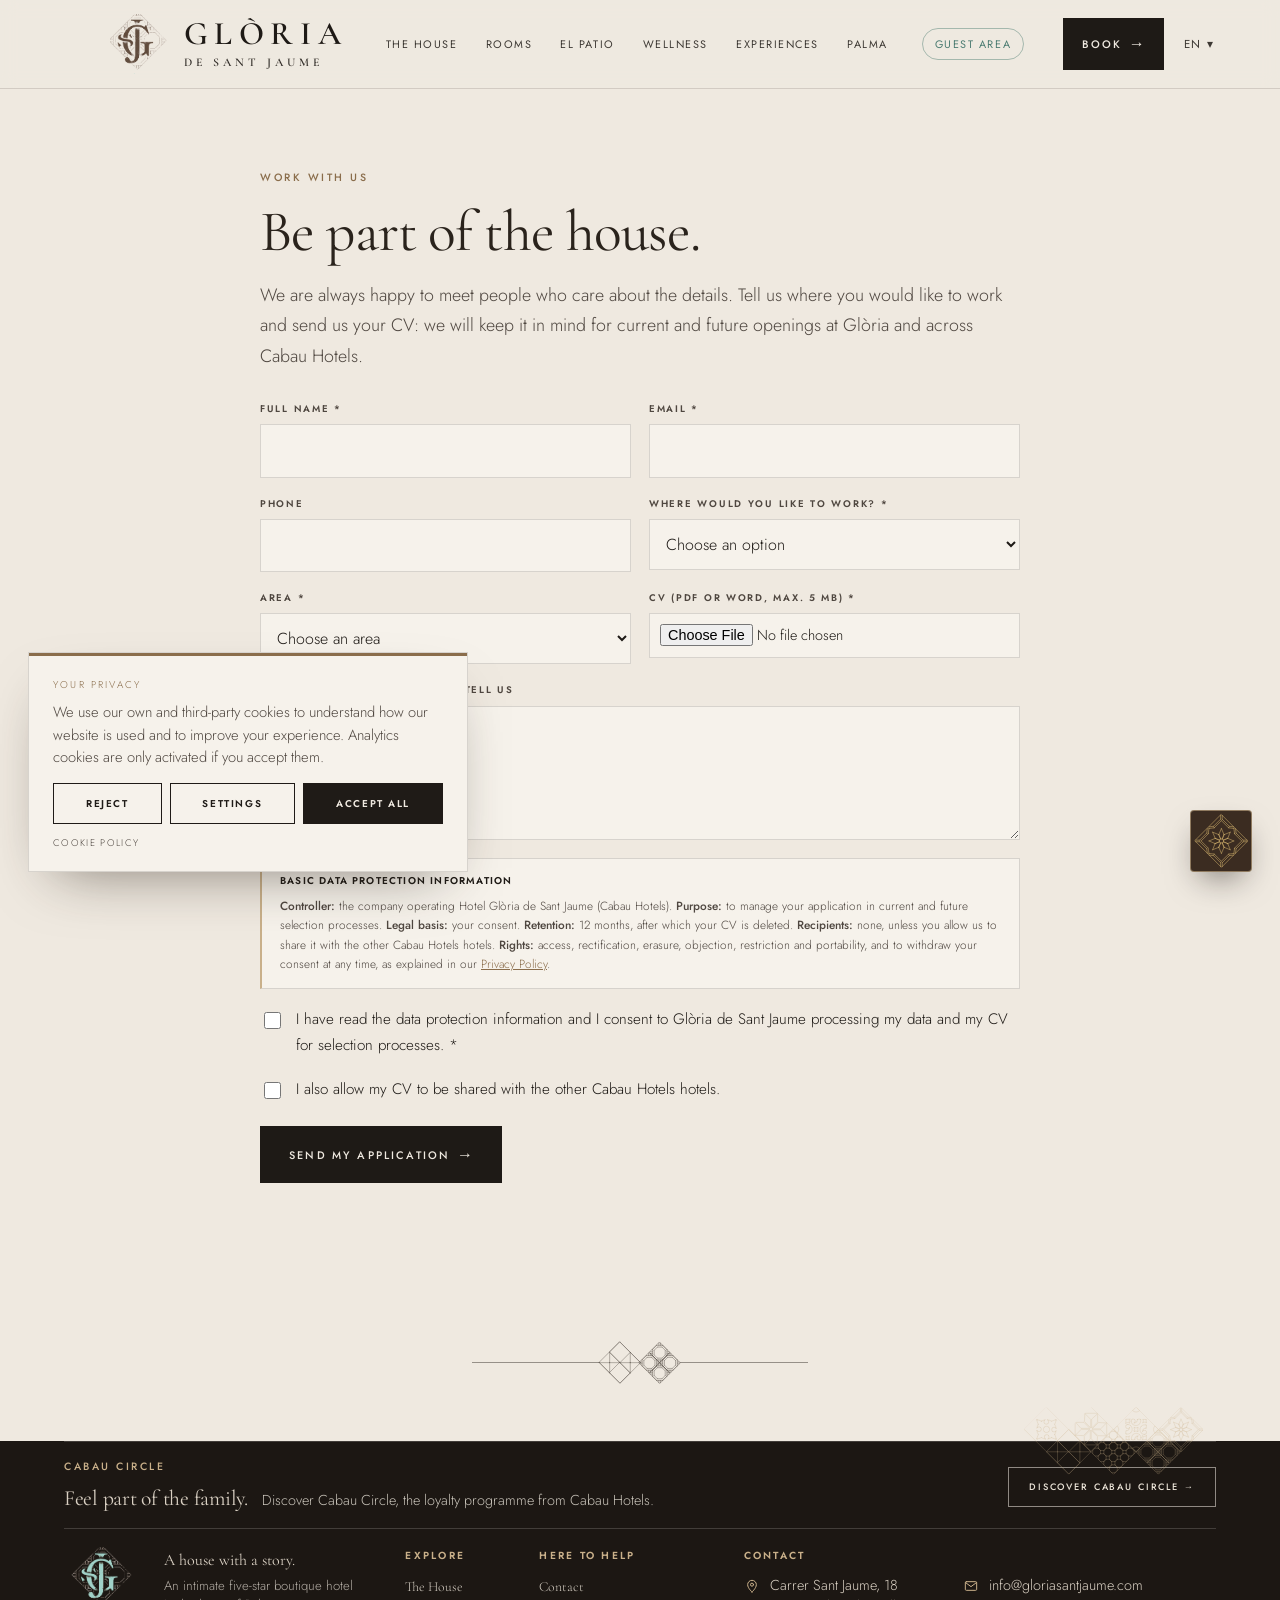
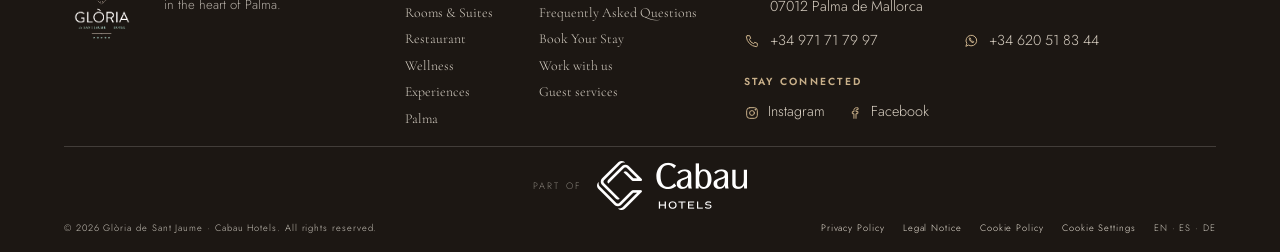
<file: careers.html>
<!doctype html>
<html lang="en">
<head>
<meta charset="utf-8">
<meta name="viewport" content="width=device-width, initial-scale=1, viewport-fit=cover">
<meta name="robots" content="noindex,nofollow">
<title>Work with us · Glòria de Sant Jaume</title>
<meta name="description" content="Join the team at Glòria de Sant Jaume and Cabau Hotels: send us your CV.">
<link rel="icon" type="image/png" sizes="64x64" href="img/favicon.png?v=02558355">
<link rel="apple-touch-icon" href="img/apple-touch-icon.png?v=4d293441">
<meta name="theme-color" content="#534134">
<link rel="preconnect" href="https://fonts.googleapis.com">
<link rel="preconnect" href="https://fonts.gstatic.com" crossorigin>
<link rel="stylesheet" href="https://fonts.googleapis.com/css2?family=Cormorant+Garamond:ital,wght@0,400;0,500;0,600;1,400;1,500&family=Jost:wght@300;400;500;600&display=swap">
<link rel="stylesheet" href="css/styles.css?v=75">
<link rel="stylesheet" href="css/concierge.css?v=3">
<link rel="stylesheet" href="css/requests.css?v=3">
<link rel="stylesheet" href="css/legal.css?v=5">
<link rel="stylesheet" href="css/careers.css?v=1">
<link rel="stylesheet" href="css/web2.css?v=3">
<!--seo:start-->
<meta property="og:type" content="website">
<meta property="og:site_name" content="Glòria de Sant Jaume">
<meta property="og:title" content="Work with us · Glòria de Sant Jaume">
<meta property="og:description" content="Join the team at Glòria de Sant Jaume and Cabau Hotels: send us your CV.">
<meta property="og:url" content="https://web2.hotelgloria.es/careers.html">
<meta property="og:image" content="https://web2.hotelgloria.es/img/interior-patio-hotel-gloria-de-sant-jaume-palma.jpg">
<meta name="twitter:card" content="summary_large_image">
<meta name="twitter:title" content="Work with us · Glòria de Sant Jaume">
<meta name="twitter:description" content="Join the team at Glòria de Sant Jaume and Cabau Hotels: send us your CV.">
<meta name="twitter:image" content="https://web2.hotelgloria.es/img/interior-patio-hotel-gloria-de-sant-jaume-palma.jpg">
<script type="application/ld+json">{"@context": "https://schema.org", "@graph": [{"@type": "WebPage", "@id": "https://web2.hotelgloria.es/careers.html#webpage", "url": "https://web2.hotelgloria.es/careers.html", "name": "Work with us · Glòria de Sant Jaume", "description": "Join the team at Glòria de Sant Jaume and Cabau Hotels: send us your CV.", "inLanguage": "en", "isPartOf": {"@type": "WebSite", "@id": "https://web2.hotelgloria.es/#website", "url": "https://web2.hotelgloria.es/", "name": "Glòria de Sant Jaume"}, "about": {"@id": "https://web2.hotelgloria.es/#hotel"}, "primaryImageOfPage": {"@type": "ImageObject", "url": "https://web2.hotelgloria.es/img/interior-patio-hotel-gloria-de-sant-jaume-palma.jpg"}}, {"@type": "BreadcrumbList", "itemListElement": [{"@type": "ListItem", "position": 1, "name": "Glòria de Sant Jaume", "item": "https://web2.hotelgloria.es/"}, {"@type": "ListItem", "position": 2, "name": "Work with us", "item": "https://web2.hotelgloria.es/careers.html"}]}, {"@type": "Hotel", "@id": "https://web2.hotelgloria.es/#hotel", "name": "Hotel Glòria de Sant Jaume", "url": "https://web2.hotelgloria.es/", "telephone": "+34 971 71 79 97", "email": "info@gloriasantjaume.com", "address": {"@type": "PostalAddress", "streetAddress": "Carrer Sant Jaume, 18", "postalCode": "07012", "addressLocality": "Palma", "addressRegion": "Illes Balears", "addressCountry": "ES"}, "geo": {"@type": "GeoCoordinates", "latitude": 39.5733526, "longitude": 2.6480637}, "starRating": {"@type": "Rating", "ratingValue": "5"}, "brand": {"@type": "Brand", "name": "Cabau Hotels", "url": "https://cabauhotels.com/"}, "sameAs": ["https://www.instagram.com/hotelgloriasantjaume", "https://www.facebook.com/hotelgloriasantjaume"]}]}</script>
<!--seo:end-->
</head>
<body class="legal-body">

<!-- ================= HEADER ================= -->
<header class="site-header" id="header">
  <div class="header-in">
    <button class="nav-toggle" aria-label="Menu">☰</button>
    <a class="logo" href="index.html"><img class="emblem emblem-light" src="img/emblem-light.png?v=4a5503ec" alt=""><img class="emblem emblem-dark" src="img/emblem-dark.png?v=d326d00e" alt=""><span class="txt"><span class="l1">GLÒRIA</span><span class="l2">de Sant Jaume</span></span></a>
    <nav class="main-nav">
      <a href="the-house.html">The House</a>
      <a href="rooms.html">Rooms</a>
      <a href="el-patio.html">El Patio</a>
      <a href="wellness.html">Wellness</a>
      <a href="experiences.html">Experiences</a>
      <a href="palma.html">Palma</a>
      <a class="nav-guest" href="guest.html">Guest area</a>
    </nav>
    <div class="header-right">
      <a class="btn btn-ghost-light" href="#book" data-book>Book</a>
      <span class="lang">EN ▾</span>
    </div>
  </div>
</header>

<!-- ================= TRABAJA CON NOSOTROS / WORK WITH US ================= -->
<main class="legal-page careers-page">
  <div class="legal-wrap">
    <span class="eyebrow">Work with us</span>
    <h1 class="careers-title">Be part of the house.</h1>
    <p class="legal-intro">We are always happy to meet people who care about the details. Tell us where you would like to work and send us your CV: we will keep it in mind for current and future openings at Glòria and across Cabau Hotels.</p>

    <form class="careers-form" id="careers-form" action="api/careers.php" method="post" enctype="multipart/form-data" novalidate>
      <div class="cf-row">
        <label class="cf-field"><span>Full name *</span><input type="text" name="name" required maxlength="120" autocomplete="name"></label>
        <label class="cf-field"><span>Email *</span><input type="email" name="email" required maxlength="160" autocomplete="email"></label>
      </div>
      <div class="cf-row">
        <label class="cf-field"><span>Phone</span><input type="tel" name="phone" maxlength="40" autocomplete="tel"></label>
        <label class="cf-field"><span>Where would you like to work? *</span>
          <select name="hotel" required>
            <option value="">Choose an option</option>
            <option value="gloria">Glòria de Sant Jaume · Palma</option>
            <option value="any-cabau">Any Cabau Hotels hotel</option>
            <option value="other">Another Cabau Hotels hotel (tell us below)</option>
          </select></label>
      </div>
      <div class="cf-row">
        <label class="cf-field"><span>Area *</span>
          <select name="area" required>
            <option value="">Choose an area</option>
            <option value="reception">Reception &amp; guest relations</option>
            <option value="housekeeping">Housekeeping</option>
            <option value="kitchen">Kitchen</option>
            <option value="dining">Restaurant &amp; bar</option>
            <option value="spa">Spa &amp; wellness</option>
            <option value="maintenance">Maintenance</option>
            <option value="sales">Sales, events &amp; marketing</option>
            <option value="admin">Administration</option>
            <option value="other">Other</option>
          </select></label>
        <label class="cf-field cf-file"><span>CV (PDF or Word, max. 5 MB) *</span><input type="file" name="cv" required accept=".pdf,.doc,.docx,application/pdf,application/msword,application/vnd.openxmlformats-officedocument.wordprocessingml.document"></label>
      </div>
      <label class="cf-field"><span>Anything you would like to tell us</span><textarea name="message" rows="4" maxlength="1500"></textarea></label>
      <label class="cf-hp" aria-hidden="true">Leave this field empty<input type="text" name="website" tabindex="-1" autocomplete="off"></label>

      <div class="cf-legal">
        <p class="cf-legal-title">Basic data protection information</p>
        <p><strong>Controller:</strong> the company operating Hotel Glòria de Sant Jaume (Cabau Hotels). <strong>Purpose:</strong> to manage your application in current and future selection processes. <strong>Legal basis:</strong> your consent. <strong>Retention:</strong> 12 months, after which your CV is deleted. <strong>Recipients:</strong> none, unless you allow us to share it with the other Cabau Hotels hotels. <strong>Rights:</strong> access, rectification, erasure, objection, restriction and portability, and to withdraw your consent at any time, as explained in our <a href="privacy.html">Privacy Policy</a>.</p>
      </div>
      <label class="cf-check"><input type="checkbox" name="consent" value="1" required><span>I have read the data protection information and I consent to Glòria de Sant Jaume processing my data and my CV for selection processes. *</span></label>
      <label class="cf-check"><input type="checkbox" name="share" value="1"><span>I also allow my CV to be shared with the other Cabau Hotels hotels.</span></label>

      <div class="cf-actions">
        <button class="btn btn-dark" type="submit">Send my application</button>
        <p class="cf-status" role="status" aria-live="polite"></p>
      </div>
    </form>
  </div>
</main>

<!-- ================= FOOTER ================= -->

<div class="tr-band" aria-hidden="true"><div class="tile-rule tr-pair"><span class="d"><svg aria-hidden="true" focusable="false" xmlns="http://www.w3.org/2000/svg" viewBox="-0.5 -0.5 37.3 37.3" fill="none" stroke="currentColor" stroke-linecap="round" stroke-linejoin="round"><path d="M-0.31 -0.23h36.21v36.21h-36.21z" stroke-width="0.47"/><path d="M17.8 17.87h18.11v18.11h-18.11z" stroke-width="0.47"/><path d="M-0.31 -0.23h18.11v18.11h-18.11z" stroke-width="0.47"/><path d="M35.9 -0.23L17.8 -0.23M17.8 -0.23L26.85 8.82M26.85 8.82L35.9 -0.23" stroke-width="0.47"/><path d="M17.8 17.87L35.9 17.87M35.9 17.87L26.85 8.82M26.85 8.82L17.8 17.87" stroke-width="0.47"/><path d="M17.8 17.87L-0.31 17.87M-0.31 17.87L8.74 26.93M8.74 26.93L17.8 17.87" stroke-width="0.47"/><path d="M-0.31 35.98L17.8 35.98M17.8 35.98L8.74 26.93M8.74 26.93L-0.31 35.98" stroke-width="0.47"/></svg></span><span class="d"><svg aria-hidden="true" focusable="false" xmlns="http://www.w3.org/2000/svg" viewBox="-0.5 -0.5 37.3 37.3" fill="none" stroke="currentColor" stroke-linecap="round" stroke-linejoin="round"><path d="M35.9 13.03L35.9 5.53M35.9 5.53L30.6 0.22M30.6 0.22L23.1 0.22M23.1 0.22L17.8 5.53M17.8 5.53L17.8 13.03M17.8 13.03L23.1 18.33M23.1 18.33L30.6 18.33M30.6 18.33L35.9 13.03" stroke-width="0.47"/><path d="M33.73 12.13L33.73 6.43M33.73 6.43L29.7 2.4M29.7 2.4L24 2.4M24 2.4L19.97 6.43M19.97 6.43L19.97 12.13M19.97 12.13L24 16.16M24 16.16L29.7 16.16M29.7 16.16L33.73 12.13" stroke-width="0.47"/><path d="M33.99 14.94L35.9 16.85" stroke-width="0.47"/><path d="M34.42 18.33L32.51 16.42" stroke-width="0.47"/><path d="M32.51 2.13L34.42 0.22" stroke-width="0.47"/><path d="M35.9 1.71L33.99 3.62" stroke-width="0.47"/><path d="M19.71 3.62L17.8 1.71" stroke-width="0.47"/><path d="M19.28 0.22L21.19 2.13" stroke-width="0.47"/><path d="M21.19 16.42L19.28 18.33" stroke-width="0.47"/><path d="M17.8 16.85L19.71 14.94" stroke-width="0.47"/><path d="M35.9 31.14L35.9 23.64M35.9 23.64L30.6 18.33M30.6 18.33L23.1 18.33M23.1 18.33L17.8 23.64M17.8 23.64L17.8 31.14M17.8 31.14L23.1 36.44M23.1 36.44L30.6 36.44M30.6 36.44L35.9 31.14" stroke-width="0.47"/><path d="M33.73 30.24L33.73 24.53M33.73 24.53L29.7 20.5M29.7 20.5L24 20.5M24 20.5L19.97 24.53M19.97 24.53L19.97 30.24M19.97 30.24L24 34.27M24 34.27L29.7 34.27M29.7 34.27L33.73 30.24" stroke-width="0.47"/><path d="M33.99 33.05L35.9 34.96" stroke-width="0.47"/><path d="M34.42 36.44L32.51 34.53" stroke-width="0.47"/><path d="M32.51 20.24L34.42 18.33" stroke-width="0.47"/><path d="M35.9 19.82L33.99 21.73" stroke-width="0.47"/><path d="M19.71 21.73L17.8 19.82" stroke-width="0.47"/><path d="M19.28 18.33L21.19 20.24" stroke-width="0.47"/><path d="M21.19 34.53L19.28 36.44" stroke-width="0.47"/><path d="M17.8 34.96L19.71 33.05" stroke-width="0.47"/><path d="M17.8 13.03L17.8 5.53M17.8 5.53L12.49 0.22M12.49 0.22L4.99 0.22M4.99 0.22L-0.31 5.53M-0.31 5.53L-0.31 13.03M-0.31 13.03L4.99 18.33M4.99 18.33L12.49 18.33M12.49 18.33L17.8 13.03" stroke-width="0.47"/><path d="M15.63 12.13L15.63 6.43M15.63 6.43L11.59 2.4M11.59 2.4L5.89 2.4M5.89 2.4L1.86 6.43M1.86 6.43L1.86 12.13M1.86 12.13L5.89 16.16M5.89 16.16L11.59 16.16M11.59 16.16L15.63 12.13" stroke-width="0.47"/><path d="M15.89 14.94L17.8 16.85" stroke-width="0.47"/><path d="M16.31 18.33L14.4 16.42" stroke-width="0.47"/><path d="M14.4 2.13L16.31 0.22" stroke-width="0.47"/><path d="M17.8 1.71L15.89 3.62" stroke-width="0.47"/><path d="M1.6 3.62L-0.31 1.71" stroke-width="0.47"/><path d="M1.17 0.22L3.08 2.13" stroke-width="0.47"/><path d="M3.08 16.42L1.17 18.33" stroke-width="0.47"/><path d="M-0.31 16.85L1.6 14.94" stroke-width="0.47"/><path d="M17.8 31.14L17.8 23.64M17.8 23.64L12.49 18.33M12.49 18.33L4.99 18.33M4.99 18.33L-0.31 23.64M-0.31 23.64L-0.31 31.14M-0.31 31.14L4.99 36.44M4.99 36.44L12.49 36.44M12.49 36.44L17.8 31.14" stroke-width="0.47"/><path d="M15.63 30.24L15.63 24.53M15.63 24.53L11.59 20.5M11.59 20.5L5.89 20.5M5.89 20.5L1.86 24.53M1.86 24.53L1.86 30.24M1.86 30.24L5.89 34.27M5.89 34.27L11.59 34.27M11.59 34.27L15.63 30.24" stroke-width="0.47"/><path d="M15.89 33.05L17.8 34.96" stroke-width="0.47"/><path d="M16.31 36.44L14.4 34.53" stroke-width="0.47"/><path d="M14.4 20.24L16.31 18.33" stroke-width="0.47"/><path d="M17.8 19.82L15.89 21.73" stroke-width="0.47"/><path d="M1.6 21.73L-0.31 19.82" stroke-width="0.47"/><path d="M1.17 18.33L3.08 20.24" stroke-width="0.47"/><path d="M3.08 34.53L1.17 36.44" stroke-width="0.47"/><path d="M-0.31 34.96L1.6 33.05" stroke-width="0.47"/><path d="M17.8 0.23h18.11v18.11h-18.11z" stroke-width="0.47"/><path d="M17.8 18.33h18.11v18.11h-18.11z" stroke-width="0.47"/><path d="M-0.31 0.23h18.11v18.11h-18.11z" stroke-width="0.47"/><path d="M-0.31 18.33h18.11v18.11h-18.11z" stroke-width="0.47"/></svg></span></div></div>

<footer class="footer">
  <span class="brand-orn orn-foot" aria-hidden="true"><svg viewBox="0 0 205.3 77.0" fill="none" stroke="currentColor" stroke-width=".6" stroke-linecap="round" stroke-linejoin="round" aria-hidden="true"><defs><clipPath id="oc1"><rect x="-0.45" y="-0.45" width="37.1" height="37.1"/></clipPath></defs><g clip-path="url(#oc1)" transform="translate(25.7 25.7) rotate(45) translate(-18.15 -18.15)"><path d="M14.19 17.75C14.19 15.72 15.84 14.07 17.87 14.07M17.87 14.07C19.9 14.07 21.55 15.72 21.55 17.75M21.55 17.75C21.55 19.79 19.9 21.43 17.87 21.43M17.87 21.43C15.84 21.43 14.19 19.79 14.19 17.75M20.33 28.55C21.99 28.17 23.51 27.42 24.8 26.39M24.8 26.39C24.59 26.44 24.37 26.47 24.14 26.47M24.14 26.47C22.62 26.47 21.38 25.23 21.38 23.71M21.38 23.71C21.38 22.19 22.62 20.95 24.14 20.95M24.14 20.95C25.66 20.95 26.9 22.19 26.9 23.71M26.9 23.71C26.9 23.89 26.88 24.06 26.85 24.23M26.85 24.23C27.7 23.05 28.33 21.7 28.66 20.23M28.66 20.23L28.66 20.24M28.66 20.24C30.88 19.92 33.46 17.76 33.46 17.76M33.46 17.76L33.46 17.75M33.46 17.75L33.46 17.75M33.46 17.75C33.46 17.75 30.88 15.58 28.66 15.27M28.66 15.27L28.66 15.27M28.66 15.27C28.33 13.81 27.7 12.46 26.85 11.28M26.85 11.28C26.88 11.45 26.9 11.62 26.9 11.8M26.9 11.8C26.9 13.32 25.66 14.56 24.14 14.56M24.14 14.56C22.62 14.56 21.38 13.32 21.38 11.8M21.38 11.8C21.38 10.28 22.62 9.04 24.14 9.04M24.14 9.04C24.37 9.04 24.59 9.07 24.8 9.12M24.8 9.12C23.51 8.09 21.99 7.34 20.33 6.96M20.33 6.96C19.95 4.78 17.88 2.31 17.88 2.31M17.88 2.31L17.87 2.31M17.87 2.31L17.86 2.31M17.86 2.31C17.86 2.31 15.79 4.78 15.41 6.96M15.41 6.96C13.75 7.34 12.23 8.09 10.94 9.12M10.94 9.12C11.15 9.07 11.38 9.04 11.6 9.04M11.6 9.04C13.13 9.04 14.36 10.28 14.36 11.8M14.36 11.8C14.36 13.32 13.13 14.56 11.6 14.56M11.6 14.56C10.08 14.56 8.84 13.32 8.84 11.8M8.84 11.8C8.84 11.62 8.86 11.45 8.89 11.28M8.89 11.28C8.04 12.46 7.42 13.81 7.08 15.27M7.08 15.27L7.08 15.27M7.08 15.27C4.86 15.58 2.28 17.75 2.28 17.75M2.28 17.75L2.28 17.75M2.28 17.75L2.28 17.76M2.28 17.76C2.28 17.76 4.86 19.92 7.08 20.24M7.08 20.24L7.08 20.23M7.08 20.23C7.42 21.7 8.04 23.05 8.89 24.23M8.89 24.23C8.86 24.06 8.84 23.89 8.84 23.71M8.84 23.71C8.84 22.19 10.08 20.95 11.6 20.95M11.6 20.95C13.13 20.95 14.36 22.19 14.36 23.71M14.36 23.71C14.36 25.23 13.13 26.47 11.6 26.47M11.6 26.47C11.38 26.47 11.15 26.44 10.94 26.39M10.94 26.39C12.23 27.42 13.75 28.17 15.41 28.55M15.41 28.55C15.79 30.73 17.86 33.2 17.86 33.2M17.86 33.2L17.87 33.2M17.87 33.2L17.88 33.2M17.88 33.2C17.88 33.2 19.95 30.73 20.33 28.55" stroke-width="0.47"/><path d="M-0.2 -0.36h36.21v36.21h-36.21z" stroke-width="0.47"/></g><g clip-path="url(#oc1)" transform="translate(77.0 25.7) rotate(45) translate(-18.15 -18.15)"><path d="M24.67 0.48 L18.14 6.32 L18.14 16.53 L24.67 10z" stroke-width="0.47"/><path d="M34.73 10.72 L25.98 10.24 L18.76 17.45 L28 17.45z" stroke-width="0.47"/><path d="M34.61 25.08 L28.76 18.55 L18.55 18.55 L25.08 25.08z" stroke-width="0.47"/><path d="M24.37 35.14 L24.85 26.39 L17.63 19.17 L17.63 28.4z" stroke-width="0.47"/><path d="M10.01 35.01 L16.54 29.17 L16.54 18.96 L10.01 25.49z" stroke-width="0.47"/><path d="M-0.05 24.77 L8.7 25.25 L15.92 18.04 L6.68 18.04z" stroke-width="0.47"/><path d="M0.08 10.41 L5.92 16.94 L16.13 16.94 L9.6 10.41z" stroke-width="0.47"/><path d="M10.32 0.35 L9.83 9.1 L17.05 16.32 L17.05 7.09z" stroke-width="0.47"/><path d="M-0.77 -0.36h36.21v36.21h-36.21z" stroke-width="0.47"/><path d="M24.85 -0.36L35.45 10.24" stroke-width="0.47"/><path d="M24.85 35.85L35.45 25.25" stroke-width="0.47"/><path d="M9.83 35.85L-0.77 25.25" stroke-width="0.47"/><path d="M9.83 -0.36L-0.77 10.24" stroke-width="0.47"/></g><g clip-path="url(#oc1)" transform="translate(128.3 25.7) rotate(45) translate(-18.15 -18.15)"><path d="M-0.17 -0.36h36.21v36.21h-36.21z" stroke-width="0.47"/><path d="M24.81 14.05C24.74 13.81 24.69 13.56 24.69 13.3M24.69 13.3C24.69 11.98 25.77 10.9 27.09 10.9M27.09 10.9C28.42 10.9 29.49 11.98 29.49 13.3M29.49 13.3C29.49 14.07 29.14 14.74 28.58 15.18M28.58 15.18L28.58 15.19M28.58 15.19C27.64 15.94 26.43 16.39 25.12 16.39M25.12 16.39C22.06 16.39 19.57 13.91 19.57 10.84M19.57 10.84C19.57 8.76 20.73 6.94 22.43 5.99M22.43 5.99L22.44 5.99M22.44 5.99C23.71 6.33 24.68 7.37 24.93 8.67M24.93 8.67L24.93 8.67M24.93 8.67C24.13 9.31 23.61 10.3 23.61 11.41M23.61 11.41C23.61 12.46 24.07 13.41 24.81 14.05" stroke-width="0.47"/><path d="M24.81 21.45C24.74 21.68 24.69 21.93 24.69 22.19M24.69 22.19C24.69 23.52 25.77 24.59 27.09 24.59M27.09 24.59C28.42 24.59 29.49 23.52 29.49 22.19M29.49 22.19C29.49 21.43 29.14 20.75 28.58 20.31M28.58 20.31L28.58 20.31M28.58 20.31C27.64 19.55 26.43 19.1 25.12 19.1M25.12 19.1C22.06 19.1 19.57 21.59 19.57 24.65M19.57 24.65C19.57 26.74 20.73 28.56 22.43 29.51M22.43 29.51L22.44 29.51M22.44 29.51C23.71 29.16 24.68 28.13 24.93 26.83M24.93 26.83L24.93 26.83M24.93 26.83C24.13 26.19 23.61 25.2 23.61 24.09M23.61 24.09C23.61 23.03 24.07 22.09 24.81 21.45" stroke-width="0.47"/><path d="M31.29 21.14C31.2 19.46 29.98 18.07 28.37 17.75M28.37 17.75C29.98 17.43 31.2 16.04 31.29 14.35M31.29 14.35L34.34 17.74M34.34 17.74L31.29 21.14" stroke-width="0.47"/><path d="M17.65 14.82L18.22 14.82M18.22 14.82C18.55 16.1 19.55 17.1 20.83 17.43M20.83 17.43L20.83 18.07M20.83 18.07C19.55 18.4 18.55 19.41 18.22 20.68M18.22 20.68L17.65 20.68M17.65 20.68C17.32 19.41 16.32 18.4 15.04 18.07M15.04 18.07L15.04 17.43M15.04 17.43C16.32 17.1 17.32 16.1 17.65 14.82" stroke-width="0.47"/><path d="M11.06 21.45C11.13 21.68 11.18 21.93 11.18 22.19M11.18 22.19C11.18 23.52 10.1 24.59 8.78 24.59M8.78 24.59C7.45 24.59 6.38 23.52 6.38 22.19M6.38 22.19C6.38 21.43 6.73 20.75 7.29 20.31M7.29 20.31L7.29 20.31M7.29 20.31C8.23 19.55 9.44 19.1 10.75 19.1M10.75 19.1C13.81 19.1 16.3 21.59 16.3 24.65M16.3 24.65C16.3 26.74 15.14 28.56 13.44 29.51M13.44 29.51L13.43 29.51M13.43 29.51C12.16 29.16 11.19 28.13 10.94 26.83M10.94 26.83C11.75 26.19 12.26 25.2 12.26 24.09M12.26 24.09C12.26 23.03 11.8 22.09 11.06 21.45" stroke-width="0.47"/><path d="M11.06 14.05C11.13 13.81 11.18 13.56 11.18 13.3M11.18 13.3C11.18 11.98 10.1 10.9 8.78 10.9M8.78 10.9C7.45 10.9 6.38 11.98 6.38 13.3M6.38 13.3C6.38 14.07 6.73 14.74 7.29 15.18M7.29 15.18L7.29 15.19M7.29 15.19C8.23 15.94 9.44 16.39 10.75 16.39M10.75 16.39C13.81 16.39 16.3 13.91 16.3 10.84M16.3 10.84C16.3 8.76 15.14 6.94 13.44 5.99M13.44 5.99L13.43 5.99M13.43 5.99C12.16 6.33 11.19 7.37 10.94 8.67M10.94 8.67L10.94 8.67M10.94 8.67C11.75 9.31 12.26 10.3 12.26 11.41M12.26 11.41C12.26 12.46 11.8 13.41 11.06 14.05" stroke-width="0.47"/><path d="M4.58 14.35C4.67 16.04 5.89 17.42 7.51 17.75M7.51 17.75C5.89 18.07 4.67 19.46 4.58 21.14M4.58 21.14L1.53 17.75M1.53 17.75L4.58 14.35" stroke-width="0.47"/><path d="M17.94 1.53L20.67 3.92M20.67 3.92C19.3 4.3 18.22 5.43 17.93 6.84M17.93 6.84C17.66 5.52 16.71 4.46 15.47 4.01M15.47 4.01L17.94 1.53" stroke-width="0.47"/><path d="M15.47 31.48C16.71 31.03 17.66 29.97 17.93 28.65M17.93 28.65C18.22 30.06 19.3 31.19 20.67 31.57M20.67 31.57L17.94 33.96M17.94 33.96L15.47 31.48" stroke-width="0.47"/><path d="M-0.17 30.15C2.97 30.15 5.53 32.71 5.53 35.85M5.53 35.85L-0.17 35.85M-0.17 35.85L-0.17 30.15" stroke-width="0.47"/><path d="M-0.17 5.34C2.97 5.34 5.53 2.78 5.53 -0.36M5.53 -0.36L-0.17 -0.36M-0.17 -0.36L-0.17 5.34" stroke-width="0.47"/><path d="M36.04 5.34C32.9 5.34 30.35 2.78 30.35 -0.36M30.35 -0.36L36.04 -0.36M36.04 -0.36L36.04 5.34" stroke-width="0.47"/><path d="M36.04 30.15C32.9 30.15 30.35 32.71 30.35 35.85M30.35 35.85L36.04 35.85M36.04 35.85L36.04 30.15" stroke-width="0.47"/></g><g clip-path="url(#oc1)" transform="translate(179.7 25.7) rotate(45) translate(-18.15 -18.15)"><path d="M18.15 19.95C16.98 19.95 16.04 19 16.04 17.84M16.04 17.84C16.04 16.67 16.98 15.72 18.15 15.72M18.15 15.72C19.32 15.72 20.26 16.67 20.26 17.84M20.26 17.84C20.26 19 19.32 19.95 18.15 19.95" stroke-width="0.47"/><path d="M0.05 -0.26h36.19v36.19h-36.19z" stroke-width="0.47"/><path d="M20.1 18.64L24.29 20.38M24.29 20.38L30.2 17.84M30.2 17.84L24.29 15.29M24.29 15.29L20.09 17.03" stroke-width="0.47"/><path d="M18.96 19.79L20.69 23.98M20.69 23.98L26.67 26.35M26.67 26.35L24.29 20.38M24.29 20.38L20.1 18.64" stroke-width="0.47"/><path d="M18.96 19.79L20.69 23.98M20.69 23.98L18.15 29.88M18.15 29.88L15.6 23.98M15.6 23.98L17.34 19.79" stroke-width="0.47"/><path d="M17.34 19.79L15.6 23.98M15.6 23.98L9.63 26.35M9.63 26.35L12.1 20.34M12.1 20.34L16.2 18.64" stroke-width="0.47"/><path d="M16.2 18.64L12.11 20.34M12.11 20.34L6.1 17.83M6.1 17.83L12.01 15.29M12.01 15.29L16.19 17.02" stroke-width="0.47"/><path d="M16.19 17.02L12.01 15.29M12.01 15.29L9.63 9.32M9.63 9.32L15.6 11.69M15.6 11.69L17.34 15.88" stroke-width="0.47"/><path d="M17.34 15.88L15.6 11.69M15.6 11.69L18.15 5.79M18.15 5.79L20.69 11.69M20.69 11.69L18.96 15.88" stroke-width="0.47"/><path d="M18.96 15.88L20.69 11.69M20.69 11.69L26.67 9.32M26.67 9.32L24.29 15.29M24.29 15.29L20.09 17.03" stroke-width="0.47"/><path d="M18.15 34.94C14.01 31.78 14 31.78 13.74 31.78M13.74 31.78L4.2 31.78M4.2 31.78L4.2 22.24M4.2 22.24C4.2 22.07 4.14 21.9 4.04 21.76M4.04 21.76L1.04 17.83M1.04 17.83L4.04 13.9M4.04 13.9C4.14 13.77 4.2 13.6 4.2 13.43M4.2 13.43L4.2 3.88M4.2 3.88L13.74 3.88M13.74 3.88C13.92 3.88 14.08 3.83 14.22 3.72M14.22 3.72L18.15 0.72M18.15 0.72L22.08 3.72M22.08 3.72C22.22 3.83 22.38 3.88 22.55 3.88M22.55 3.88L32.1 3.88M32.1 3.88L32.1 13.43M32.1 13.43C32.1 13.6 32.16 13.77 32.26 13.9M32.26 13.9L35.26 17.83M35.26 17.83L32.26 21.76M32.26 21.76C32.16 21.9 32.1 22.07 32.1 22.24M32.1 22.24L32.1 31.78M32.1 31.78L22.55 31.78M22.55 31.78C22.38 31.78 22.22 31.84 22.08 31.95M22.08 31.95L18.15 34.94M36.27 34.85L33.67 32.24M33.67 32.24L33.67 22.5M33.67 22.5L36.24 19.13M36.25 16.55L33.67 13.16M33.67 13.16L33.67 3.43M33.67 3.43L36.25 0.84M35.14 -0.27L32.56 2.32M32.56 2.32L22.82 2.32M22.82 2.32L19.45 -0.26M16.86 -0.26L13.48 2.32M13.48 2.32L3.74 2.32M3.74 2.32L1.16 -0.26M0.06 0.85L2.63 3.43M2.63 3.43L2.63 13.16M2.63 13.16L0.05 16.54M0.05 19.13L2.63 22.5M2.63 22.5L2.63 32.24M2.63 32.24L0.05 34.82M1.16 35.93L3.74 33.35M3.74 33.35L13.48 33.35M13.48 33.35C14.14 33.85 15.89 35.19 16.86 35.93M19.44 35.93L22.82 33.35M22.82 33.35L32.56 33.35M32.56 33.35L35.15 35.94" stroke-width="0.47"/></g><g clip-path="url(#oc1)" transform="translate(51.3 51.3) rotate(45) translate(-18.15 -18.15)"><path d="M-0.31 -0.23h36.21v36.21h-36.21z" stroke-width="0.47"/><path d="M17.8 17.87h18.11v18.11h-18.11z" stroke-width="0.47"/><path d="M-0.31 -0.23h18.11v18.11h-18.11z" stroke-width="0.47"/><path d="M35.9 -0.23L17.8 -0.23M17.8 -0.23L26.85 8.82M26.85 8.82L35.9 -0.23" stroke-width="0.47"/><path d="M17.8 17.87L35.9 17.87M35.9 17.87L26.85 8.82M26.85 8.82L17.8 17.87" stroke-width="0.47"/><path d="M17.8 17.87L-0.31 17.87M-0.31 17.87L8.74 26.93M8.74 26.93L17.8 17.87" stroke-width="0.47"/><path d="M-0.31 35.98L17.8 35.98M17.8 35.98L8.74 26.93M8.74 26.93L-0.31 35.98" stroke-width="0.47"/></g><g clip-path="url(#oc1)" transform="translate(102.7 51.3) rotate(45) translate(-18.15 -18.15)"><path d="M-0.17 0.2h36.21v36.21h-36.21z" stroke-width="0.47"/><path d="M17.8 6.6L17.8 2.85M17.8 2.85L15.14 0.2M15.14 0.2L11.39 0.2M11.39 0.2L8.74 2.85M8.74 2.85L8.74 6.6M8.74 6.6L11.39 9.25M11.39 9.25L15.14 9.25M15.14 9.25L17.8 6.6" stroke-width="0.47"/><path d="M17.8 15.65L17.8 11.9M17.8 11.9L15.14 9.25M15.14 9.25L11.39 9.25M11.39 9.25L8.74 11.9M8.74 11.9L8.74 15.65M8.74 15.65L11.39 18.3M11.39 18.3L15.14 18.3M15.14 18.3L17.8 15.65" stroke-width="0.47"/><path d="M8.74 6.6L8.74 2.85M8.74 2.85L6.13 0.2M6.13 0.2L2.44 0.2M2.44 0.2L-0.17 2.85M-0.17 2.85L-0.17 6.6M-0.17 6.6L2.44 9.25M2.44 9.25L6.13 9.25M6.13 9.25L8.74 6.6" stroke-width="0.47"/><path d="M8.74 15.65L8.74 11.9M8.74 11.9L6.13 9.25M6.13 9.25L2.44 9.25M2.44 9.25L-0.17 11.9M-0.17 11.9L-0.17 15.65M-0.17 15.65L2.44 18.3M2.44 18.3L6.13 18.3M6.13 18.3L8.74 15.65" stroke-width="0.47"/><path d="M17.94 24.71L17.94 20.96M17.94 20.96L15.28 18.3M15.28 18.3L11.53 18.3M11.53 18.3L8.88 20.96M8.88 20.96L8.88 24.71M8.88 24.71L11.53 27.36M11.53 27.36L15.28 27.36M15.28 27.36L17.94 24.71" stroke-width="0.47"/><path d="M17.8 33.76L17.8 30.01M17.8 30.01L15.14 27.36M15.14 27.36L11.39 27.36M11.39 27.36L8.74 30.01M8.74 30.01L8.74 33.76M8.74 33.76L11.39 36.41M11.39 36.41L15.14 36.41M15.14 36.41L17.8 33.76" stroke-width="0.47"/><path d="M8.88 24.71L8.88 20.96M8.88 20.96L6.23 18.3M6.23 18.3L2.48 18.3M2.48 18.3L-0.17 20.96M-0.17 20.96L-0.17 24.71M-0.17 24.71L2.48 27.36M2.48 27.36L6.23 27.36M6.23 27.36L8.88 24.71" stroke-width="0.47"/><path d="M8.74 33.76L8.74 30.01M8.74 30.01L6.13 27.36M6.13 27.36L2.44 27.36M2.44 27.36L-0.17 30.01M-0.17 30.01L-0.17 33.76M-0.17 33.76L2.44 36.41M2.44 36.41L6.13 36.41M6.13 36.41L8.74 33.76" stroke-width="0.47"/><path d="M35.9 6.6L35.9 2.85M35.9 2.85L33.25 0.2M33.25 0.2L29.5 0.2M29.5 0.2L26.85 2.85M26.85 2.85L26.85 6.6M26.85 6.6L29.5 9.25M29.5 9.25L33.25 9.25M33.25 9.25L35.9 6.6" stroke-width="0.47"/><path d="M35.9 15.65L35.9 11.9M35.9 11.9L33.25 9.25M33.25 9.25L29.5 9.25M29.5 9.25L26.85 11.9M26.85 11.9L26.85 15.65M26.85 15.65L29.5 18.3M29.5 18.3L33.25 18.3M33.25 18.3L35.9 15.65" stroke-width="0.47"/><path d="M26.85 6.6L26.85 2.85M26.85 2.85L24.2 0.2M24.2 0.2L20.45 0.2M20.45 0.2L17.8 2.85M17.8 2.85L17.8 6.6M17.8 6.6L20.45 9.25M20.45 9.25L24.2 9.25M24.2 9.25L26.85 6.6" stroke-width="0.47"/><path d="M26.85 15.65L26.85 11.9M26.85 11.9L24.2 9.25M24.2 9.25L20.45 9.25M20.45 9.25L17.8 11.9M17.8 11.9L17.8 15.65M17.8 15.65L20.45 18.3M20.45 18.3L24.2 18.3M24.2 18.3L26.85 15.65" stroke-width="0.47"/><path d="M35.9 24.71L35.9 20.96M35.9 20.96L33.25 18.3M33.25 18.3L29.5 18.3M29.5 18.3L26.85 20.96M26.85 20.96L26.85 24.71M26.85 24.71L29.5 27.36M29.5 27.36L33.25 27.36M33.25 27.36L35.9 24.71" stroke-width="0.47"/><path d="M35.9 33.76L35.9 30.01M35.9 30.01L33.25 27.36M33.25 27.36L29.5 27.36M29.5 27.36L26.85 30.01M26.85 30.01L26.85 33.76M26.85 33.76L29.5 36.41M29.5 36.41L33.25 36.41M33.25 36.41L35.9 33.76" stroke-width="0.47"/><path d="M26.85 24.71L26.85 20.96M26.85 20.96L24.2 18.3M24.2 18.3L20.45 18.3M20.45 18.3L17.8 20.96M17.8 20.96L17.8 24.71M17.8 24.71L20.45 27.36M20.45 27.36L24.2 27.36M24.2 27.36L26.85 24.71" stroke-width="0.47"/><path d="M26.85 33.76L26.85 30.01M26.85 30.01L24.2 27.36M24.2 27.36L20.45 27.36M20.45 27.36L17.8 30.01M17.8 30.01L17.8 33.76M17.8 33.76L20.45 36.41M20.45 36.41L24.2 36.41M24.2 36.41L26.85 33.76" stroke-width="0.47"/></g><g clip-path="url(#oc1)" transform="translate(154.0 51.3) rotate(45) translate(-18.15 -18.15)"><path d="M35.9 13.03L35.9 5.53M35.9 5.53L30.6 0.22M30.6 0.22L23.1 0.22M23.1 0.22L17.8 5.53M17.8 5.53L17.8 13.03M17.8 13.03L23.1 18.33M23.1 18.33L30.6 18.33M30.6 18.33L35.9 13.03" stroke-width="0.47"/><path d="M33.73 12.13L33.73 6.43M33.73 6.43L29.7 2.4M29.7 2.4L24 2.4M24 2.4L19.97 6.43M19.97 6.43L19.97 12.13M19.97 12.13L24 16.16M24 16.16L29.7 16.16M29.7 16.16L33.73 12.13" stroke-width="0.47"/><path d="M33.99 14.94L35.9 16.85" stroke-width="0.47"/><path d="M34.42 18.33L32.51 16.42" stroke-width="0.47"/><path d="M32.51 2.13L34.42 0.22" stroke-width="0.47"/><path d="M35.9 1.71L33.99 3.62" stroke-width="0.47"/><path d="M19.71 3.62L17.8 1.71" stroke-width="0.47"/><path d="M19.28 0.22L21.19 2.13" stroke-width="0.47"/><path d="M21.19 16.42L19.28 18.33" stroke-width="0.47"/><path d="M17.8 16.85L19.71 14.94" stroke-width="0.47"/><path d="M35.9 31.14L35.9 23.64M35.9 23.64L30.6 18.33M30.6 18.33L23.1 18.33M23.1 18.33L17.8 23.64M17.8 23.64L17.8 31.14M17.8 31.14L23.1 36.44M23.1 36.44L30.6 36.44M30.6 36.44L35.9 31.14" stroke-width="0.47"/><path d="M33.73 30.24L33.73 24.53M33.73 24.53L29.7 20.5M29.7 20.5L24 20.5M24 20.5L19.97 24.53M19.97 24.53L19.97 30.24M19.97 30.24L24 34.27M24 34.27L29.7 34.27M29.7 34.27L33.73 30.24" stroke-width="0.47"/><path d="M33.99 33.05L35.9 34.96" stroke-width="0.47"/><path d="M34.42 36.44L32.51 34.53" stroke-width="0.47"/><path d="M32.51 20.24L34.42 18.33" stroke-width="0.47"/><path d="M35.9 19.82L33.99 21.73" stroke-width="0.47"/><path d="M19.71 21.73L17.8 19.82" stroke-width="0.47"/><path d="M19.28 18.33L21.19 20.24" stroke-width="0.47"/><path d="M21.19 34.53L19.28 36.44" stroke-width="0.47"/><path d="M17.8 34.96L19.71 33.05" stroke-width="0.47"/><path d="M17.8 13.03L17.8 5.53M17.8 5.53L12.49 0.22M12.49 0.22L4.99 0.22M4.99 0.22L-0.31 5.53M-0.31 5.53L-0.31 13.03M-0.31 13.03L4.99 18.33M4.99 18.33L12.49 18.33M12.49 18.33L17.8 13.03" stroke-width="0.47"/><path d="M15.63 12.13L15.63 6.43M15.63 6.43L11.59 2.4M11.59 2.4L5.89 2.4M5.89 2.4L1.86 6.43M1.86 6.43L1.86 12.13M1.86 12.13L5.89 16.16M5.89 16.16L11.59 16.16M11.59 16.16L15.63 12.13" stroke-width="0.47"/><path d="M15.89 14.94L17.8 16.85" stroke-width="0.47"/><path d="M16.31 18.33L14.4 16.42" stroke-width="0.47"/><path d="M14.4 2.13L16.31 0.22" stroke-width="0.47"/><path d="M17.8 1.71L15.89 3.62" stroke-width="0.47"/><path d="M1.6 3.62L-0.31 1.71" stroke-width="0.47"/><path d="M1.17 0.22L3.08 2.13" stroke-width="0.47"/><path d="M3.08 16.42L1.17 18.33" stroke-width="0.47"/><path d="M-0.31 16.85L1.6 14.94" stroke-width="0.47"/><path d="M17.8 31.14L17.8 23.64M17.8 23.64L12.49 18.33M12.49 18.33L4.99 18.33M4.99 18.33L-0.31 23.64M-0.31 23.64L-0.31 31.14M-0.31 31.14L4.99 36.44M4.99 36.44L12.49 36.44M12.49 36.44L17.8 31.14" stroke-width="0.47"/><path d="M15.63 30.24L15.63 24.53M15.63 24.53L11.59 20.5M11.59 20.5L5.89 20.5M5.89 20.5L1.86 24.53M1.86 24.53L1.86 30.24M1.86 30.24L5.89 34.27M5.89 34.27L11.59 34.27M11.59 34.27L15.63 30.24" stroke-width="0.47"/><path d="M15.89 33.05L17.8 34.96" stroke-width="0.47"/><path d="M16.31 36.44L14.4 34.53" stroke-width="0.47"/><path d="M14.4 20.24L16.31 18.33" stroke-width="0.47"/><path d="M17.8 19.82L15.89 21.73" stroke-width="0.47"/><path d="M1.6 21.73L-0.31 19.82" stroke-width="0.47"/><path d="M1.17 18.33L3.08 20.24" stroke-width="0.47"/><path d="M3.08 34.53L1.17 36.44" stroke-width="0.47"/><path d="M-0.31 34.96L1.6 33.05" stroke-width="0.47"/><path d="M17.8 0.23h18.11v18.11h-18.11z" stroke-width="0.47"/><path d="M17.8 18.33h18.11v18.11h-18.11z" stroke-width="0.47"/><path d="M-0.31 0.23h18.11v18.11h-18.11z" stroke-width="0.47"/><path d="M-0.31 18.33h18.11v18.11h-18.11z" stroke-width="0.47"/></g></svg></span><!--/orn-->
  <div class="wrap">
    <div class="cabau">

      <div><span class="eyebrow">Cabau Circle</span><h3>Feel part of the family.</h3><p class="muted" style="color:rgba(243,237,226,.8)">Discover Cabau Circle, the loyalty programme from Cabau Hotels.</p></div>
      <a class="btn btn-ghost-light" href="https://cabauhotels.com/" target="_blank" rel="noopener">Discover Cabau Circle →</a>
    </div>
    <div class="footer-cols">
      <div class="flogo">
        <img loading="lazy" decoding="async" class="foot-logo" src="img/logo-light.png?v=b30fa514" alt="Glòria de Sant Jaume · Palma"><div class="line"></div>
        <p class="serif-lead" style="font-size:1.2rem;margin:0 0 6px">A house with a story.</p>
        <p class="muted" style="color:rgba(243,237,226,.7);font-size:.95rem">An intimate five-star boutique hotel in the heart of Palma.</p>
      </div>
      <div><h4>Explore</h4><ul>
        <li><a href="the-house.html">The House</a></li><li><a href="rooms.html">Rooms &amp; Suites</a></li>
        <li><a href="el-patio.html">Restaurant</a></li><li><a href="wellness.html">Wellness</a></li>
        <li><a href="experiences.html">Experiences</a></li><li><a href="palma.html">Palma</a></li></ul></div>
      <div><h4>Here to help</h4><ul>
        <li><a href="#contact">Contact</a></li><li><a href="faq.html">Frequently Asked Questions</a></li>
        <li><a href="#book" data-book>Book Your Stay</a></li><li><a href="careers.html">Work with us</a></li><li><a href="guest.html">Guest services</a></li></ul></div>
      <div id="contact"><h4>Contact</h4>
        <div class="ct-grid">
          <div class="contact-row"><svg class="ci" viewBox="0 0 24 24" width="16" height="16" fill="none" stroke="currentColor" stroke-width="1.5" stroke-linecap="round" stroke-linejoin="round" aria-hidden="true"><path d="M12 21s-6.5-5.6-6.5-11a6.5 6.5 0 0 1 13 0c0 5.4-6.5 11-6.5 11z"/><circle cx="12" cy="10" r="2.3"/></svg><span>Carrer Sant Jaume, 18<br>07012 Palma de Mallorca</span></div>
          <div class="contact-row"><svg class="ci" viewBox="0 0 24 24" width="16" height="16" fill="none" stroke="currentColor" stroke-width="1.5" stroke-linecap="round" stroke-linejoin="round" aria-hidden="true"><rect x="3.5" y="5.5" width="17" height="13" rx="1.5"/><path d="M4 7l8 6 8-6"/></svg><span><a href="mailto:info@gloriasantjaume.com">info@gloriasantjaume.com</a></span></div>
          <div class="contact-row"><svg class="ci" viewBox="0 0 24 24" width="16" height="16" fill="none" stroke="currentColor" stroke-width="1.5" stroke-linecap="round" stroke-linejoin="round" aria-hidden="true"><path d="M5 4h3.5l1.6 4-2.2 1.4a11 11 0 0 0 6.7 6.7l1.4-2.2 4 1.6V19a1.5 1.5 0 0 1-1.6 1.5A16.5 16.5 0 0 1 3.5 5.6 1.5 1.5 0 0 1 5 4z"/></svg><span><a href="tel:+34971717997">+34 971 71 79 97</a></span></div>
          <div class="contact-row"><svg class="ci" viewBox="0 0 24 24" width="16" height="16" fill="none" stroke="currentColor" stroke-width="1.5" stroke-linecap="round" stroke-linejoin="round" aria-hidden="true"><path d="M4.5 19.5l1.2-3.9A8 8 0 1 1 8.6 18.4z"/><path d="M9.3 8.6c.3 2.6 2.9 5.3 5.9 5.9l1-1.3-1.8-.9-.8.7c-1-.4-2.1-1.5-2.6-2.6l.7-.8-.8-1.8z"/></svg><span><a href="https://wa.me/34620518344" target="_blank" rel="noopener" data-track="whatsapp">+34 620 51 83 44</a></span></div>
        </div>
        <h4 class="ct-h">Stay connected</h4>
        <div class="ct-social">
          <a href="https://www.instagram.com/hotelgloriasantjaume" target="_blank" rel="noopener" data-track="instagram"><svg class="ci" viewBox="0 0 24 24" width="16" height="16" fill="none" stroke="currentColor" stroke-width="1.5" stroke-linecap="round" stroke-linejoin="round" aria-hidden="true"><rect x="4" y="4" width="16" height="16" rx="4.5"/><circle cx="12" cy="12" r="3.6"/><circle cx="16.9" cy="7.1" r=".6" fill="currentColor"/></svg><span>Instagram</span></a>
          <a href="https://www.facebook.com/hotelgloriasantjaume" target="_blank" rel="noopener" data-track="facebook"><svg class="ci" viewBox="0 0 24 24" width="16" height="16" fill="none" stroke="currentColor" stroke-width="1.5" stroke-linecap="round" stroke-linejoin="round" aria-hidden="true"><path d="M13.5 20v-7h2.6l.4-3h-3V8.3c0-.9.3-1.4 1.5-1.4h1.6V4.2a20 20 0 0 0-2.4-.1c-2.3 0-3.8 1.4-3.8 4V10H8v3h2.4v7"/></svg><span>Facebook</span></a>
        </div></div>
    </div>
    <div class="cabau-affil"><span class="pa">Part of</span><a href="https://cabauhotels.com/" target="_blank" rel="noopener"><img loading="lazy" decoding="async" src="img/logo-cabau.webp?v=c63f5e16" alt="Cabau Hotels"></a></div>
    <div class="footer-bottom">
      <span>© 2026 Glòria de Sant Jaume · Cabau Hotels. All rights reserved.</span>
      <span class="links"><a href="privacy.html">Privacy Policy</a><a href="legal.html">Legal Notice</a><a href="cookies.html">Cookie Policy</a><a href="#" data-cookie-settings>Cookie Settings</a><span>EN · ES · DE</span></span>
    </div>
  </div>
</footer>

<a class="sticky-book btn btn-dark" href="index.html#book" data-book>Check availability</a>

<script src="js/i18n-data.js?v=24faq"></script>
<script src="js/i18n.js?v=4"></script>
<script src="js/consent.js?v=4"></script>
<script src="js/site.js?v=21g"></script>
<script src="js/concierge.js?v=5t" defer></script>
<script src="js/requests.js?v=7" defer></script>
<script src="js/careers.js?v=2" defer></script>
</body>
</html>
</file>
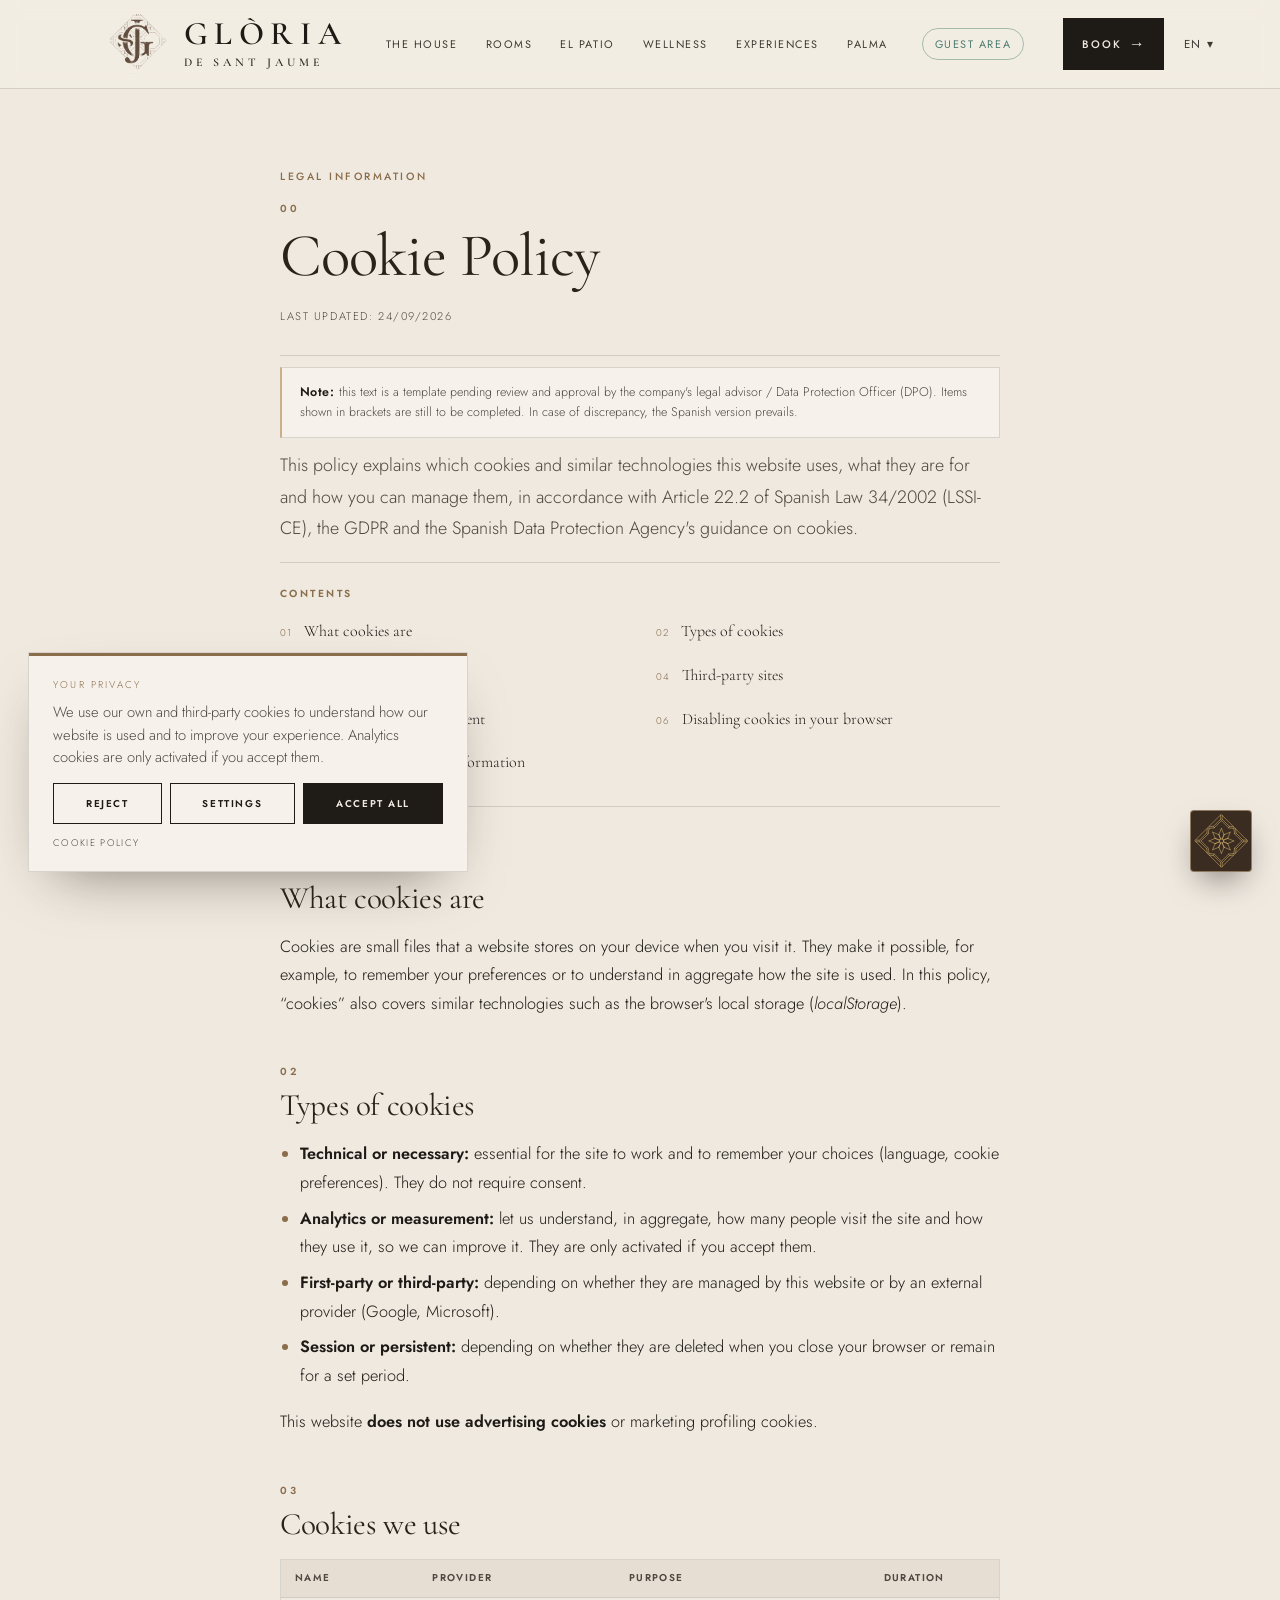
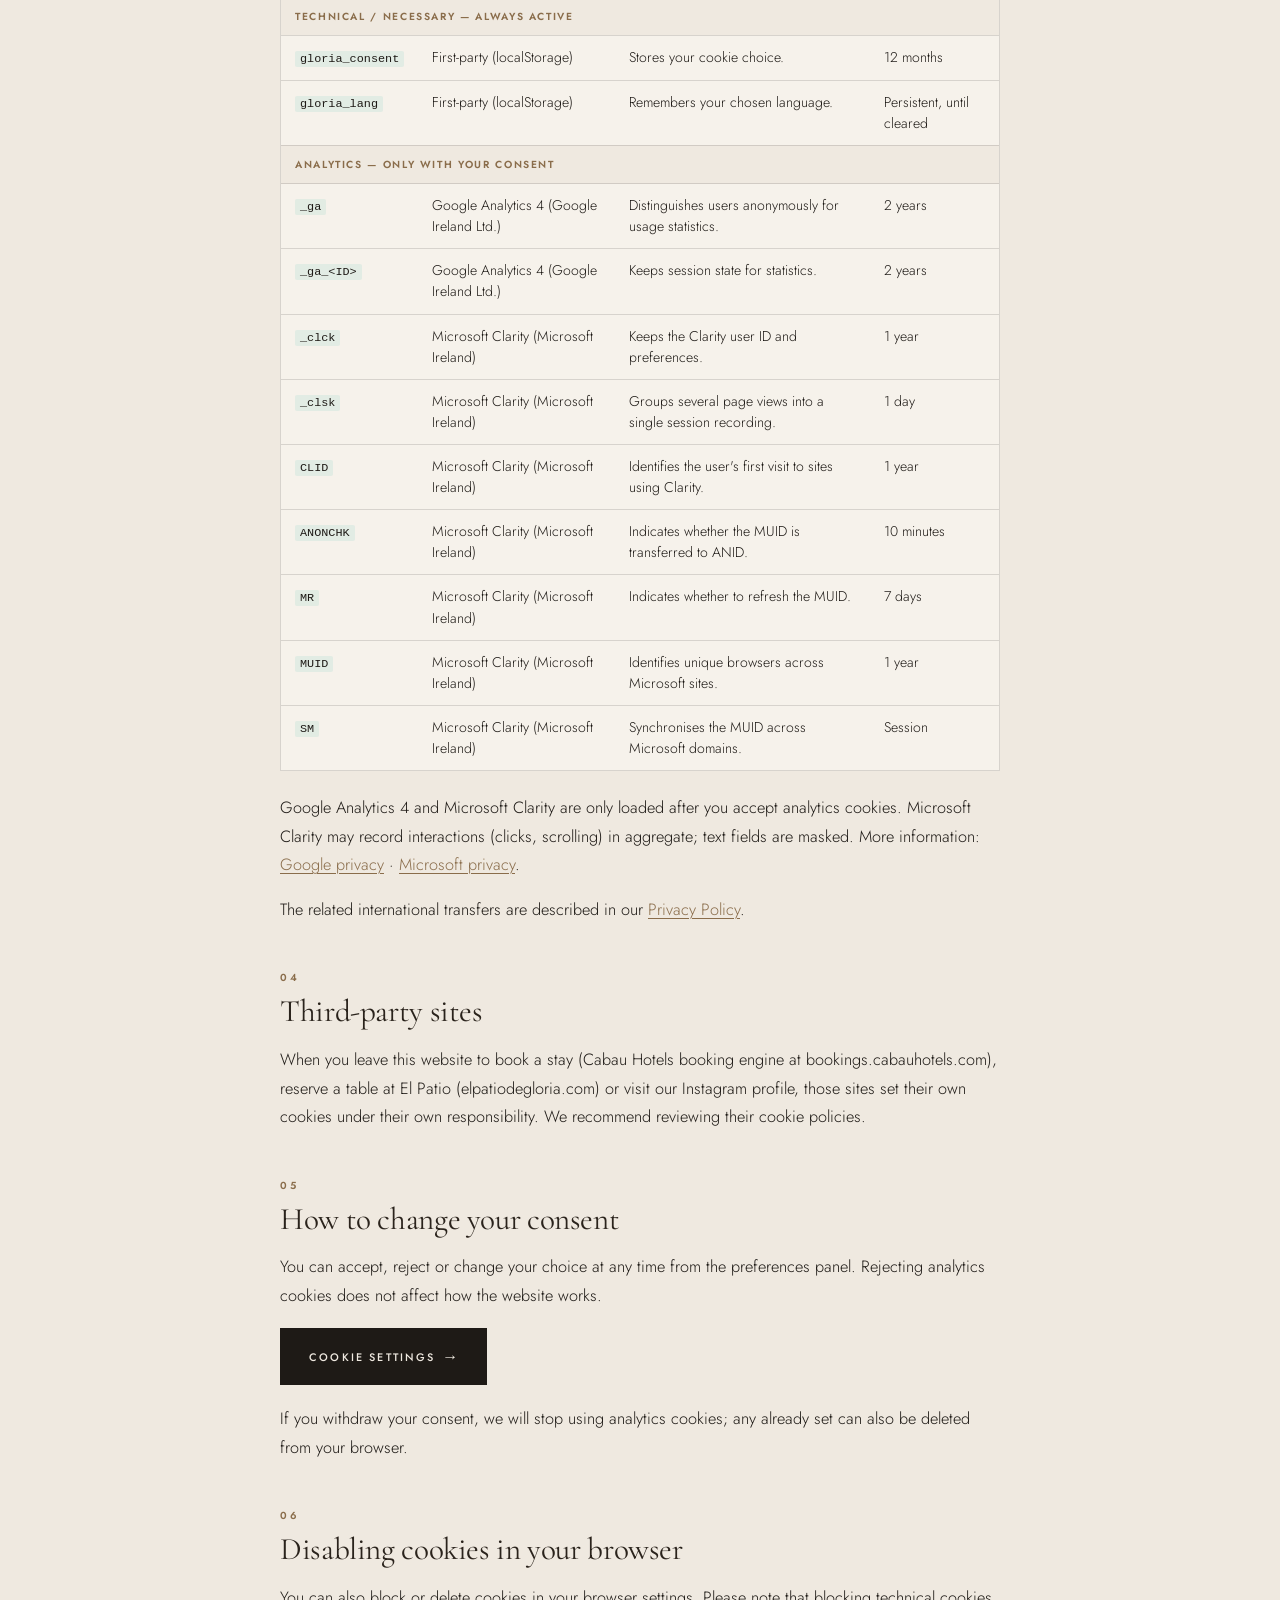
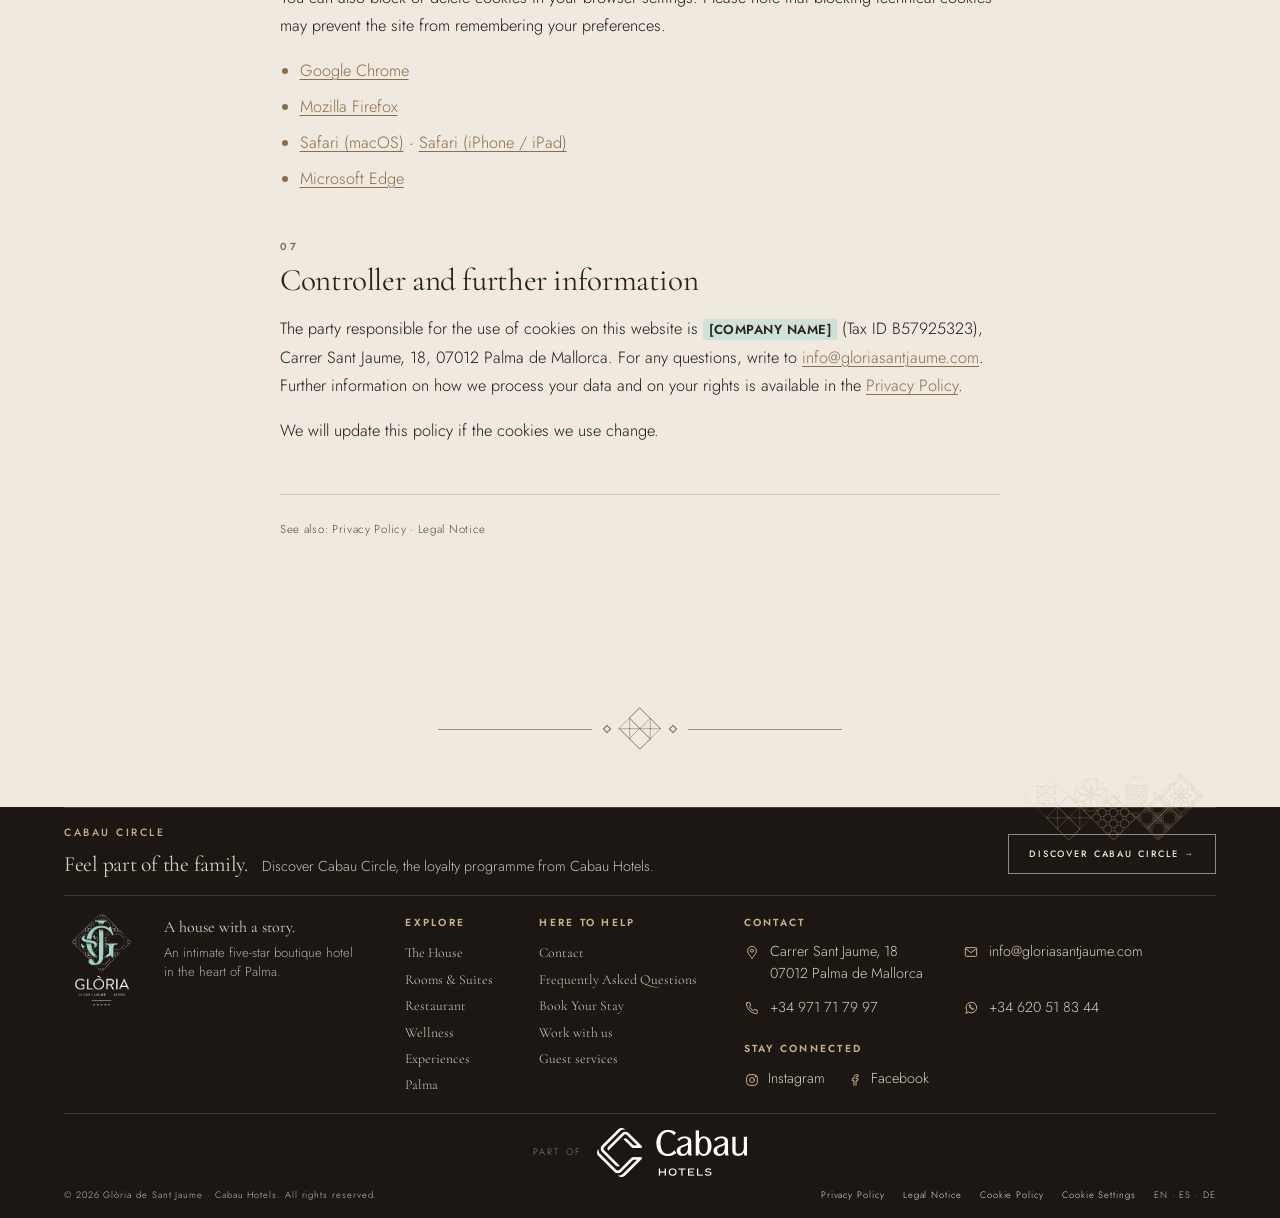
<file: cookies.html>
<!doctype html>
<html lang="en">
<head>
<meta charset="utf-8">
<meta name="viewport" content="width=device-width, initial-scale=1, viewport-fit=cover">
<meta name="robots" content="noindex,nofollow">
<title>Cookie Policy · Glòria de Sant Jaume</title>
<meta name="description" content="Which cookies and similar technologies the Hotel Glòria de Sant Jaume website uses, and how to manage your consent.">
<link rel="icon" type="image/png" sizes="64x64" href="img/favicon.png?v=02558355">
<link rel="apple-touch-icon" href="img/apple-touch-icon.png?v=4d293441">
<meta name="theme-color" content="#534134">
<link rel="preconnect" href="https://fonts.googleapis.com">
<link rel="preconnect" href="https://fonts.gstatic.com" crossorigin>
<link rel="stylesheet" href="https://fonts.googleapis.com/css2?family=Cormorant+Garamond:ital,wght@0,400;0,500;0,600;1,400;1,500&family=Jost:wght@300;400;500;600&display=swap">
<link rel="stylesheet" href="css/styles.css?v=75">
<link rel="stylesheet" href="css/concierge.css?v=3">
<link rel="stylesheet" href="css/requests.css?v=3">
<link rel="stylesheet" href="css/web2.css?v=3">
<link rel="stylesheet" href="css/legal.css?v=5">
<!--seo:start-->
<meta property="og:type" content="website">
<meta property="og:site_name" content="Glòria de Sant Jaume">
<meta property="og:title" content="Cookie Policy · Glòria de Sant Jaume">
<meta property="og:description" content="Which cookies and similar technologies the Hotel Glòria de Sant Jaume website uses, and how to manage your consent.">
<meta property="og:url" content="https://web2.hotelgloria.es/cookies.html">
<meta name="twitter:card" content="summary_large_image">
<meta name="twitter:title" content="Cookie Policy · Glòria de Sant Jaume">
<meta name="twitter:description" content="Which cookies and similar technologies the Hotel Glòria de Sant Jaume website uses, and how to manage your consent.">
<script type="application/ld+json">{"@context": "https://schema.org", "@graph": [{"@type": "WebPage", "@id": "https://web2.hotelgloria.es/cookies.html#webpage", "url": "https://web2.hotelgloria.es/cookies.html", "name": "Cookie Policy · Glòria de Sant Jaume", "description": "Which cookies and similar technologies the Hotel Glòria de Sant Jaume website uses, and how to manage your consent.", "inLanguage": "en", "isPartOf": {"@type": "WebSite", "@id": "https://web2.hotelgloria.es/#website", "url": "https://web2.hotelgloria.es/", "name": "Glòria de Sant Jaume"}, "about": {"@id": "https://web2.hotelgloria.es/#hotel"}}, {"@type": "BreadcrumbList", "itemListElement": [{"@type": "ListItem", "position": 1, "name": "Glòria de Sant Jaume", "item": "https://web2.hotelgloria.es/"}, {"@type": "ListItem", "position": 2, "name": "Cookie Policy", "item": "https://web2.hotelgloria.es/cookies.html"}]}, {"@type": "Hotel", "@id": "https://web2.hotelgloria.es/#hotel", "name": "Hotel Glòria de Sant Jaume", "url": "https://web2.hotelgloria.es/", "telephone": "+34 971 71 79 97", "email": "info@gloriasantjaume.com", "address": {"@type": "PostalAddress", "streetAddress": "Carrer Sant Jaume, 18", "postalCode": "07012", "addressLocality": "Palma", "addressRegion": "Illes Balears", "addressCountry": "ES"}, "geo": {"@type": "GeoCoordinates", "latitude": 39.5733526, "longitude": 2.6480637}, "starRating": {"@type": "Rating", "ratingValue": "5"}, "brand": {"@type": "Brand", "name": "Cabau Hotels", "url": "https://cabauhotels.com/"}, "sameAs": ["https://www.instagram.com/hotelgloriasantjaume", "https://www.facebook.com/hotelgloriasantjaume"]}]}</script>
<!--seo:end-->
</head>
<body class="legal-body">

<!-- ================= HEADER ================= -->
<header class="site-header" id="header">
  <div class="header-in">
    <button class="nav-toggle" aria-label="Menu">☰</button>
    <a class="logo" href="index.html"><img class="emblem emblem-light" src="img/emblem-light.png?v=4a5503ec" alt=""><img class="emblem emblem-dark" src="img/emblem-dark.png?v=d326d00e" alt=""><span class="txt"><span class="l1">GLÒRIA</span><span class="l2">de Sant Jaume</span></span></a>
    <nav class="main-nav">
      <a href="the-house.html">The House</a>
      <a href="rooms.html">Rooms</a>
      <a href="el-patio.html">El Patio</a>
      <a href="wellness.html">Wellness</a>
      <a href="experiences.html">Experiences</a>
      <a href="palma.html">Palma</a>
      <a class="nav-guest" href="guest.html">Guest area</a>
    </nav>
    <div class="header-right">
      <a class="btn btn-ghost-light" href="#book" data-book>Book</a>
      <span class="lang">EN ▾</span>
    </div>
  </div>
</header>

<!-- ================= POLÍTICA DE COOKIES / COOKIE POLICY ================= -->
<main class="legal-page" data-noi18n>
  <div class="legal-wrap">

    <!-- ========== ES ========== -->
    <article class="legal-doc" data-legal-lang="es" lang="es">
      <span class="eyebrow">Información legal</span>
      <h1>Política de Cookies</h1>
      <p class="legal-updated">Última actualización: 24/09/2026</p>

      <p class="legal-note"><strong>Nota:</strong> este texto es una plantilla pendiente de revisión y validación por el asesor legal / Delegado de Protección de Datos (DPO) de la empresa. Los datos marcados entre corchetes están pendientes de completar.</p>

      <p class="legal-intro">Esta política explica qué cookies y tecnologías similares utiliza este sitio web, para qué sirven y cómo puede gestionarlas, conforme al artículo 22.2 de la LSSI-CE, el RGPD y la Guía sobre el uso de las cookies de la AEPD.</p>

      <nav class="legal-toc" aria-label="Índice">
        <p class="toc-title">Contenido</p>
        <ol>
          <li><a href="#es-que-son">Qué son las cookies</a></li>
          <li><a href="#es-tipos">Tipos de cookies</a></li>
          <li><a href="#es-tabla">Cookies que utilizamos</a></li>
          <li><a href="#es-terceros">Sitios de terceros</a></li>
          <li><a href="#es-consentimiento">Cómo cambiar su consentimiento</a></li>
          <li><a href="#es-navegador">Desactivar cookies en el navegador</a></li>
          <li><a href="#es-responsable">Responsable y más información</a></li>
        </ol>
      </nav>

      <section id="es-que-son">
        <h2>Qué son las cookies</h2>
        <p>Las cookies son pequeños archivos que un sitio web guarda en su dispositivo al visitarlo. Permiten, por ejemplo, recordar sus preferencias o conocer de forma agregada cómo se usa el sitio. En esta política empleamos el término «cookies» también para tecnologías similares, como el almacenamiento local del navegador (<em>localStorage</em>).</p>
      </section>

      <section id="es-tipos">
        <h2>Tipos de cookies</h2>
        <ul>
          <li><strong>Técnicas o necesarias:</strong> imprescindibles para que el sitio funcione y para recordar sus elecciones (idioma, preferencias de cookies). No requieren consentimiento.</li>
          <li><strong>Analíticas o de medición:</strong> nos permiten saber, de forma agregada, cuántas personas visitan el sitio y cómo lo usan, para mejorarlo. Solo se activan si usted las acepta.</li>
          <li><strong>Propias o de terceros:</strong> según las gestione el propio sitio web o un proveedor externo (Google, Microsoft).</li>
          <li><strong>De sesión o persistentes:</strong> según se eliminen al cerrar el navegador o permanezcan durante un plazo determinado.</li>
        </ul>
        <p>Este sitio web <strong>no utiliza cookies publicitarias</strong> ni de perfilado con fines de marketing.</p>
      </section>

      <section id="es-tabla">
        <h2>Cookies que utilizamos</h2>
        <div class="table-wrap">
          <table>
            <thead>
              <tr><th scope="col">Nombre</th><th scope="col">Proveedor</th><th scope="col">Finalidad</th><th scope="col">Duración</th></tr>
            </thead>
            <tbody>
              <tr class="group"><td colspan="4">Técnicas / necesarias — siempre activas</td></tr>
              <tr><td><code>gloria_consent</code></td><td>Propia (localStorage)</td><td>Guarda su elección sobre las cookies.</td><td>12 meses</td></tr>
              <tr><td><code>gloria_lang</code></td><td>Propia (localStorage)</td><td>Recuerda el idioma elegido.</td><td>Persistente, hasta que se borre</td></tr>
              <tr class="group"><td colspan="4">Analíticas — solo con su consentimiento</td></tr>
              <tr><td><code>_ga</code></td><td>Google Analytics 4 (Google Ireland Ltd.)</td><td>Distingue usuarios de forma anónima para estadísticas de uso.</td><td>2 años</td></tr>
              <tr><td><code>_ga_&lt;ID&gt;</code></td><td>Google Analytics 4 (Google Ireland Ltd.)</td><td>Mantiene el estado de la sesión para las estadísticas.</td><td>2 años</td></tr>
              <tr><td><code>_clck</code></td><td>Microsoft Clarity (Microsoft Ireland)</td><td>Conserva el identificador de usuario de Clarity y sus preferencias.</td><td>1 año</td></tr>
              <tr><td><code>_clsk</code></td><td>Microsoft Clarity (Microsoft Ireland)</td><td>Agrupa varias páginas vistas en una misma grabación de sesión.</td><td>1 día</td></tr>
              <tr><td><code>CLID</code></td><td>Microsoft Clarity (Microsoft Ireland)</td><td>Identifica la primera visita del usuario a sitios con Clarity.</td><td>1 año</td></tr>
              <tr><td><code>ANONCHK</code></td><td>Microsoft Clarity (Microsoft Ireland)</td><td>Indica si el identificador MUID se transfiere a ANID.</td><td>10 minutos</td></tr>
              <tr><td><code>MR</code></td><td>Microsoft Clarity (Microsoft Ireland)</td><td>Indica si se debe refrescar el identificador MUID.</td><td>7 días</td></tr>
              <tr><td><code>MUID</code></td><td>Microsoft Clarity (Microsoft Ireland)</td><td>Identifica navegadores únicos en sitios de Microsoft.</td><td>1 año</td></tr>
              <tr><td><code>SM</code></td><td>Microsoft Clarity (Microsoft Ireland)</td><td>Sincroniza el identificador MUID entre dominios de Microsoft.</td><td>Sesión</td></tr>
            </tbody>
          </table>
        </div>
        <p>Google Analytics 4 y Microsoft Clarity solo se cargan después de que usted acepte las cookies analíticas. Microsoft Clarity puede registrar interacciones (clics, desplazamiento) de forma agregada; los campos de texto se enmascaran. Más información: <a href="https://policies.google.com/privacy" target="_blank" rel="noopener">privacidad de Google</a> · <a href="https://privacy.microsoft.com/es-es/privacystatement" target="_blank" rel="noopener">privacidad de Microsoft</a>.</p>
        <p>Las transferencias internacionales asociadas se describen en nuestra <a href="privacy.html#es-transferencias">Política de Privacidad</a>.</p>
      </section>

      <section id="es-terceros">
        <h2>Sitios de terceros</h2>
        <p>Cuando sale de este sitio web para reservar (motor de reservas de Cabau Hotels en bookings.cabauhotels.com), reservar mesa en El Patio (elpatiodegloria.com) o visitar nuestro perfil de Instagram, esos sitios instalan sus propias cookies bajo su responsabilidad. Le recomendamos consultar sus respectivas políticas de cookies.</p>
      </section>

      <section id="es-consentimiento">
        <h2>Cómo cambiar su consentimiento</h2>
        <p>Puede aceptar, rechazar o modificar su elección en cualquier momento desde el panel de preferencias. Rechazar las cookies analíticas no afecta al funcionamiento del sitio web.</p>
        <div class="legal-cta">
          <button type="button" class="btn btn-dark" data-cookie-settings>Configurar cookies</button>
        </div>
        <p>Si retira su consentimiento, dejaremos de usar las cookies analíticas; las ya instaladas pueden eliminarse también desde su navegador.</p>
      </section>

      <section id="es-navegador">
        <h2>Desactivar cookies en el navegador</h2>
        <p>También puede bloquear o eliminar las cookies desde la configuración de su navegador. Tenga en cuenta que bloquear las cookies técnicas puede impedir que el sitio recuerde sus preferencias.</p>
        <ul>
          <li><a href="https://support.google.com/chrome/answer/95647?hl=es" target="_blank" rel="noopener">Google Chrome</a></li>
          <li><a href="https://support.mozilla.org/es/kb/Borrar%20cookies" target="_blank" rel="noopener">Mozilla Firefox</a></li>
          <li><a href="https://support.apple.com/es-es/guide/safari/sfri11471/mac" target="_blank" rel="noopener">Safari (macOS)</a> · <a href="https://support.apple.com/es-es/105082" target="_blank" rel="noopener">Safari (iPhone / iPad)</a></li>
          <li><a href="https://support.microsoft.com/es-es/microsoft-edge/eliminar-las-cookies-en-microsoft-edge-63947406-40ac-c3b8-57b9-2a946a29ae09" target="_blank" rel="noopener">Microsoft Edge</a></li>
        </ul>
      </section>

      <section id="es-responsable">
        <h2>Responsable y más información</h2>
        <p>El responsable del uso de cookies en este sitio web es <mark class="ph">[RAZÓN SOCIAL]</mark> (CIF B57925323), Carrer Sant Jaume, 18, 07012 Palma de Mallorca. Para cualquier consulta, escriba a <a href="mailto:info@gloriasantjaume.com">info@gloriasantjaume.com</a>. Puede consultar el resto de información sobre el tratamiento de sus datos y sus derechos en la <a href="privacy.html">Política de Privacidad</a>.</p>
        <p>Actualizaremos esta política si cambian las cookies utilizadas.</p>
      </section>

      <p class="legal-end">Véase también: <a href="privacy.html">Política de Privacidad</a> · <a href="legal.html">Aviso Legal</a></p>
    </article>

    <!-- ========== EN ========== -->
    <article class="legal-doc" data-legal-lang="en" lang="en">
      <span class="eyebrow">Legal information</span>
      <h2 class="lg-h1">Cookie Policy</h2>
      <p class="legal-updated">Last updated: 24/09/2026</p>

      <p class="legal-note"><strong>Note:</strong> this text is a template pending review and approval by the company's legal advisor / Data Protection Officer (DPO). Items shown in brackets are still to be completed. In case of discrepancy, the Spanish version prevails.</p>

      <p class="legal-intro">This policy explains which cookies and similar technologies this website uses, what they are for and how you can manage them, in accordance with Article 22.2 of Spanish Law 34/2002 (LSSI-CE), the GDPR and the Spanish Data Protection Agency's guidance on cookies.</p>

      <nav class="legal-toc" aria-label="Contents">
        <p class="toc-title">Contents</p>
        <ol>
          <li><a href="#en-what">What cookies are</a></li>
          <li><a href="#en-types">Types of cookies</a></li>
          <li><a href="#en-table">Cookies we use</a></li>
          <li><a href="#en-third-party">Third-party sites</a></li>
          <li><a href="#en-consent">How to change your consent</a></li>
          <li><a href="#en-browser">Disabling cookies in your browser</a></li>
          <li><a href="#en-controller">Controller and further information</a></li>
        </ol>
      </nav>

      <section id="en-what">
        <h2>What cookies are</h2>
        <p>Cookies are small files that a website stores on your device when you visit it. They make it possible, for example, to remember your preferences or to understand in aggregate how the site is used. In this policy, “cookies” also covers similar technologies such as the browser's local storage (<em>localStorage</em>).</p>
      </section>

      <section id="en-types">
        <h2>Types of cookies</h2>
        <ul>
          <li><strong>Technical or necessary:</strong> essential for the site to work and to remember your choices (language, cookie preferences). They do not require consent.</li>
          <li><strong>Analytics or measurement:</strong> let us understand, in aggregate, how many people visit the site and how they use it, so we can improve it. They are only activated if you accept them.</li>
          <li><strong>First-party or third-party:</strong> depending on whether they are managed by this website or by an external provider (Google, Microsoft).</li>
          <li><strong>Session or persistent:</strong> depending on whether they are deleted when you close your browser or remain for a set period.</li>
        </ul>
        <p>This website <strong>does not use advertising cookies</strong> or marketing profiling cookies.</p>
      </section>

      <section id="en-table">
        <h2>Cookies we use</h2>
        <div class="table-wrap">
          <table>
            <thead>
              <tr><th scope="col">Name</th><th scope="col">Provider</th><th scope="col">Purpose</th><th scope="col">Duration</th></tr>
            </thead>
            <tbody>
              <tr class="group"><td colspan="4">Technical / necessary — always active</td></tr>
              <tr><td><code>gloria_consent</code></td><td>First-party (localStorage)</td><td>Stores your cookie choice.</td><td>12 months</td></tr>
              <tr><td><code>gloria_lang</code></td><td>First-party (localStorage)</td><td>Remembers your chosen language.</td><td>Persistent, until cleared</td></tr>
              <tr class="group"><td colspan="4">Analytics — only with your consent</td></tr>
              <tr><td><code>_ga</code></td><td>Google Analytics 4 (Google Ireland Ltd.)</td><td>Distinguishes users anonymously for usage statistics.</td><td>2 years</td></tr>
              <tr><td><code>_ga_&lt;ID&gt;</code></td><td>Google Analytics 4 (Google Ireland Ltd.)</td><td>Keeps session state for statistics.</td><td>2 years</td></tr>
              <tr><td><code>_clck</code></td><td>Microsoft Clarity (Microsoft Ireland)</td><td>Keeps the Clarity user ID and preferences.</td><td>1 year</td></tr>
              <tr><td><code>_clsk</code></td><td>Microsoft Clarity (Microsoft Ireland)</td><td>Groups several page views into a single session recording.</td><td>1 day</td></tr>
              <tr><td><code>CLID</code></td><td>Microsoft Clarity (Microsoft Ireland)</td><td>Identifies the user's first visit to sites using Clarity.</td><td>1 year</td></tr>
              <tr><td><code>ANONCHK</code></td><td>Microsoft Clarity (Microsoft Ireland)</td><td>Indicates whether the MUID is transferred to ANID.</td><td>10 minutes</td></tr>
              <tr><td><code>MR</code></td><td>Microsoft Clarity (Microsoft Ireland)</td><td>Indicates whether to refresh the MUID.</td><td>7 days</td></tr>
              <tr><td><code>MUID</code></td><td>Microsoft Clarity (Microsoft Ireland)</td><td>Identifies unique browsers across Microsoft sites.</td><td>1 year</td></tr>
              <tr><td><code>SM</code></td><td>Microsoft Clarity (Microsoft Ireland)</td><td>Synchronises the MUID across Microsoft domains.</td><td>Session</td></tr>
            </tbody>
          </table>
        </div>
        <p>Google Analytics 4 and Microsoft Clarity are only loaded after you accept analytics cookies. Microsoft Clarity may record interactions (clicks, scrolling) in aggregate; text fields are masked. More information: <a href="https://policies.google.com/privacy" target="_blank" rel="noopener">Google privacy</a> · <a href="https://privacy.microsoft.com/en-gb/privacystatement" target="_blank" rel="noopener">Microsoft privacy</a>.</p>
        <p>The related international transfers are described in our <a href="privacy.html#en-transfers">Privacy Policy</a>.</p>
      </section>

      <section id="en-third-party">
        <h2>Third-party sites</h2>
        <p>When you leave this website to book a stay (Cabau Hotels booking engine at bookings.cabauhotels.com), reserve a table at El Patio (elpatiodegloria.com) or visit our Instagram profile, those sites set their own cookies under their own responsibility. We recommend reviewing their cookie policies.</p>
      </section>

      <section id="en-consent">
        <h2>How to change your consent</h2>
        <p>You can accept, reject or change your choice at any time from the preferences panel. Rejecting analytics cookies does not affect how the website works.</p>
        <div class="legal-cta">
          <button type="button" class="btn btn-dark" data-cookie-settings>Cookie settings</button>
        </div>
        <p>If you withdraw your consent, we will stop using analytics cookies; any already set can also be deleted from your browser.</p>
      </section>

      <section id="en-browser">
        <h2>Disabling cookies in your browser</h2>
        <p>You can also block or delete cookies in your browser settings. Please note that blocking technical cookies may prevent the site from remembering your preferences.</p>
        <ul>
          <li><a href="https://support.google.com/chrome/answer/95647?hl=en" target="_blank" rel="noopener">Google Chrome</a></li>
          <li><a href="https://support.mozilla.org/en-US/kb/clear-cookies-and-site-data-firefox" target="_blank" rel="noopener">Mozilla Firefox</a></li>
          <li><a href="https://support.apple.com/en-gb/guide/safari/sfri11471/mac" target="_blank" rel="noopener">Safari (macOS)</a> · <a href="https://support.apple.com/en-us/105082" target="_blank" rel="noopener">Safari (iPhone / iPad)</a></li>
          <li><a href="https://support.microsoft.com/en-us/microsoft-edge/delete-cookies-in-microsoft-edge-63947406-40ac-c3b8-57b9-2a946a29ae09" target="_blank" rel="noopener">Microsoft Edge</a></li>
        </ul>
      </section>

      <section id="en-controller">
        <h2>Controller and further information</h2>
        <p>The party responsible for the use of cookies on this website is <mark class="ph">[COMPANY NAME]</mark> (Tax ID B57925323), Carrer Sant Jaume, 18, 07012 Palma de Mallorca. For any questions, write to <a href="mailto:info@gloriasantjaume.com">info@gloriasantjaume.com</a>. Further information on how we process your data and on your rights is available in the <a href="privacy.html">Privacy Policy</a>.</p>
        <p>We will update this policy if the cookies we use change.</p>
      </section>

      <p class="legal-end">See also: <a href="privacy.html">Privacy Policy</a> · <a href="legal.html">Legal Notice</a></p>
    </article>

  </div>
</main>

<!-- ================= FOOTER ================= -->

<div class="tr-band" aria-hidden="true"><div class="tile-rule tr-dots"><i class="dot"></i><span class="d"><svg aria-hidden="true" focusable="false" xmlns="http://www.w3.org/2000/svg" viewBox="-0.5 -0.5 37.3 37.3" fill="none" stroke="currentColor" stroke-linecap="round" stroke-linejoin="round"><path d="M-0.31 -0.23h36.21v36.21h-36.21z" stroke-width="0.47"/><path d="M17.8 17.87h18.11v18.11h-18.11z" stroke-width="0.47"/><path d="M-0.31 -0.23h18.11v18.11h-18.11z" stroke-width="0.47"/><path d="M35.9 -0.23L17.8 -0.23M17.8 -0.23L26.85 8.82M26.85 8.82L35.9 -0.23" stroke-width="0.47"/><path d="M17.8 17.87L35.9 17.87M35.9 17.87L26.85 8.82M26.85 8.82L17.8 17.87" stroke-width="0.47"/><path d="M17.8 17.87L-0.31 17.87M-0.31 17.87L8.74 26.93M8.74 26.93L17.8 17.87" stroke-width="0.47"/><path d="M-0.31 35.98L17.8 35.98M17.8 35.98L8.74 26.93M8.74 26.93L-0.31 35.98" stroke-width="0.47"/></svg></span><i class="dot"></i></div></div>

<footer class="footer">
  <span class="brand-orn orn-foot" aria-hidden="true"><svg viewBox="0 0 205.3 77.0" fill="none" stroke="currentColor" stroke-width=".6" stroke-linecap="round" stroke-linejoin="round" aria-hidden="true"><defs><clipPath id="oc1"><rect x="-0.45" y="-0.45" width="37.1" height="37.1"/></clipPath></defs><g clip-path="url(#oc1)" transform="translate(25.7 25.7) rotate(45) translate(-18.15 -18.15)"><path d="M14.19 17.75C14.19 15.72 15.84 14.07 17.87 14.07M17.87 14.07C19.9 14.07 21.55 15.72 21.55 17.75M21.55 17.75C21.55 19.79 19.9 21.43 17.87 21.43M17.87 21.43C15.84 21.43 14.19 19.79 14.19 17.75M20.33 28.55C21.99 28.17 23.51 27.42 24.8 26.39M24.8 26.39C24.59 26.44 24.37 26.47 24.14 26.47M24.14 26.47C22.62 26.47 21.38 25.23 21.38 23.71M21.38 23.71C21.38 22.19 22.62 20.95 24.14 20.95M24.14 20.95C25.66 20.95 26.9 22.19 26.9 23.71M26.9 23.71C26.9 23.89 26.88 24.06 26.85 24.23M26.85 24.23C27.7 23.05 28.33 21.7 28.66 20.23M28.66 20.23L28.66 20.24M28.66 20.24C30.88 19.92 33.46 17.76 33.46 17.76M33.46 17.76L33.46 17.75M33.46 17.75L33.46 17.75M33.46 17.75C33.46 17.75 30.88 15.58 28.66 15.27M28.66 15.27L28.66 15.27M28.66 15.27C28.33 13.81 27.7 12.46 26.85 11.28M26.85 11.28C26.88 11.45 26.9 11.62 26.9 11.8M26.9 11.8C26.9 13.32 25.66 14.56 24.14 14.56M24.14 14.56C22.62 14.56 21.38 13.32 21.38 11.8M21.38 11.8C21.38 10.28 22.62 9.04 24.14 9.04M24.14 9.04C24.37 9.04 24.59 9.07 24.8 9.12M24.8 9.12C23.51 8.09 21.99 7.34 20.33 6.96M20.33 6.96C19.95 4.78 17.88 2.31 17.88 2.31M17.88 2.31L17.87 2.31M17.87 2.31L17.86 2.31M17.86 2.31C17.86 2.31 15.79 4.78 15.41 6.96M15.41 6.96C13.75 7.34 12.23 8.09 10.94 9.12M10.94 9.12C11.15 9.07 11.38 9.04 11.6 9.04M11.6 9.04C13.13 9.04 14.36 10.28 14.36 11.8M14.36 11.8C14.36 13.32 13.13 14.56 11.6 14.56M11.6 14.56C10.08 14.56 8.84 13.32 8.84 11.8M8.84 11.8C8.84 11.62 8.86 11.45 8.89 11.28M8.89 11.28C8.04 12.46 7.42 13.81 7.08 15.27M7.08 15.27L7.08 15.27M7.08 15.27C4.86 15.58 2.28 17.75 2.28 17.75M2.28 17.75L2.28 17.75M2.28 17.75L2.28 17.76M2.28 17.76C2.28 17.76 4.86 19.92 7.08 20.24M7.08 20.24L7.08 20.23M7.08 20.23C7.42 21.7 8.04 23.05 8.89 24.23M8.89 24.23C8.86 24.06 8.84 23.89 8.84 23.71M8.84 23.71C8.84 22.19 10.08 20.95 11.6 20.95M11.6 20.95C13.13 20.95 14.36 22.19 14.36 23.71M14.36 23.71C14.36 25.23 13.13 26.47 11.6 26.47M11.6 26.47C11.38 26.47 11.15 26.44 10.94 26.39M10.94 26.39C12.23 27.42 13.75 28.17 15.41 28.55M15.41 28.55C15.79 30.73 17.86 33.2 17.86 33.2M17.86 33.2L17.87 33.2M17.87 33.2L17.88 33.2M17.88 33.2C17.88 33.2 19.95 30.73 20.33 28.55" stroke-width="0.47"/><path d="M-0.2 -0.36h36.21v36.21h-36.21z" stroke-width="0.47"/></g><g clip-path="url(#oc1)" transform="translate(77.0 25.7) rotate(45) translate(-18.15 -18.15)"><path d="M24.67 0.48 L18.14 6.32 L18.14 16.53 L24.67 10z" stroke-width="0.47"/><path d="M34.73 10.72 L25.98 10.24 L18.76 17.45 L28 17.45z" stroke-width="0.47"/><path d="M34.61 25.08 L28.76 18.55 L18.55 18.55 L25.08 25.08z" stroke-width="0.47"/><path d="M24.37 35.14 L24.85 26.39 L17.63 19.17 L17.63 28.4z" stroke-width="0.47"/><path d="M10.01 35.01 L16.54 29.17 L16.54 18.96 L10.01 25.49z" stroke-width="0.47"/><path d="M-0.05 24.77 L8.7 25.25 L15.92 18.04 L6.68 18.04z" stroke-width="0.47"/><path d="M0.08 10.41 L5.92 16.94 L16.13 16.94 L9.6 10.41z" stroke-width="0.47"/><path d="M10.32 0.35 L9.83 9.1 L17.05 16.32 L17.05 7.09z" stroke-width="0.47"/><path d="M-0.77 -0.36h36.21v36.21h-36.21z" stroke-width="0.47"/><path d="M24.85 -0.36L35.45 10.24" stroke-width="0.47"/><path d="M24.85 35.85L35.45 25.25" stroke-width="0.47"/><path d="M9.83 35.85L-0.77 25.25" stroke-width="0.47"/><path d="M9.83 -0.36L-0.77 10.24" stroke-width="0.47"/></g><g clip-path="url(#oc1)" transform="translate(128.3 25.7) rotate(45) translate(-18.15 -18.15)"><path d="M-0.17 -0.36h36.21v36.21h-36.21z" stroke-width="0.47"/><path d="M24.81 14.05C24.74 13.81 24.69 13.56 24.69 13.3M24.69 13.3C24.69 11.98 25.77 10.9 27.09 10.9M27.09 10.9C28.42 10.9 29.49 11.98 29.49 13.3M29.49 13.3C29.49 14.07 29.14 14.74 28.58 15.18M28.58 15.18L28.58 15.19M28.58 15.19C27.64 15.94 26.43 16.39 25.12 16.39M25.12 16.39C22.06 16.39 19.57 13.91 19.57 10.84M19.57 10.84C19.57 8.76 20.73 6.94 22.43 5.99M22.43 5.99L22.44 5.99M22.44 5.99C23.71 6.33 24.68 7.37 24.93 8.67M24.93 8.67L24.93 8.67M24.93 8.67C24.13 9.31 23.61 10.3 23.61 11.41M23.61 11.41C23.61 12.46 24.07 13.41 24.81 14.05" stroke-width="0.47"/><path d="M24.81 21.45C24.74 21.68 24.69 21.93 24.69 22.19M24.69 22.19C24.69 23.52 25.77 24.59 27.09 24.59M27.09 24.59C28.42 24.59 29.49 23.52 29.49 22.19M29.49 22.19C29.49 21.43 29.14 20.75 28.58 20.31M28.58 20.31L28.58 20.31M28.58 20.31C27.64 19.55 26.43 19.1 25.12 19.1M25.12 19.1C22.06 19.1 19.57 21.59 19.57 24.65M19.57 24.65C19.57 26.74 20.73 28.56 22.43 29.51M22.43 29.51L22.44 29.51M22.44 29.51C23.71 29.16 24.68 28.13 24.93 26.83M24.93 26.83L24.93 26.83M24.93 26.83C24.13 26.19 23.61 25.2 23.61 24.09M23.61 24.09C23.61 23.03 24.07 22.09 24.81 21.45" stroke-width="0.47"/><path d="M31.29 21.14C31.2 19.46 29.98 18.07 28.37 17.75M28.37 17.75C29.98 17.43 31.2 16.04 31.29 14.35M31.29 14.35L34.34 17.74M34.34 17.74L31.29 21.14" stroke-width="0.47"/><path d="M17.65 14.82L18.22 14.82M18.22 14.82C18.55 16.1 19.55 17.1 20.83 17.43M20.83 17.43L20.83 18.07M20.83 18.07C19.55 18.4 18.55 19.41 18.22 20.68M18.22 20.68L17.65 20.68M17.65 20.68C17.32 19.41 16.32 18.4 15.04 18.07M15.04 18.07L15.04 17.43M15.04 17.43C16.32 17.1 17.32 16.1 17.65 14.82" stroke-width="0.47"/><path d="M11.06 21.45C11.13 21.68 11.18 21.93 11.18 22.19M11.18 22.19C11.18 23.52 10.1 24.59 8.78 24.59M8.78 24.59C7.45 24.59 6.38 23.52 6.38 22.19M6.38 22.19C6.38 21.43 6.73 20.75 7.29 20.31M7.29 20.31L7.29 20.31M7.29 20.31C8.23 19.55 9.44 19.1 10.75 19.1M10.75 19.1C13.81 19.1 16.3 21.59 16.3 24.65M16.3 24.65C16.3 26.74 15.14 28.56 13.44 29.51M13.44 29.51L13.43 29.51M13.43 29.51C12.16 29.16 11.19 28.13 10.94 26.83M10.94 26.83C11.75 26.19 12.26 25.2 12.26 24.09M12.26 24.09C12.26 23.03 11.8 22.09 11.06 21.45" stroke-width="0.47"/><path d="M11.06 14.05C11.13 13.81 11.18 13.56 11.18 13.3M11.18 13.3C11.18 11.98 10.1 10.9 8.78 10.9M8.78 10.9C7.45 10.9 6.38 11.98 6.38 13.3M6.38 13.3C6.38 14.07 6.73 14.74 7.29 15.18M7.29 15.18L7.29 15.19M7.29 15.19C8.23 15.94 9.44 16.39 10.75 16.39M10.75 16.39C13.81 16.39 16.3 13.91 16.3 10.84M16.3 10.84C16.3 8.76 15.14 6.94 13.44 5.99M13.44 5.99L13.43 5.99M13.43 5.99C12.16 6.33 11.19 7.37 10.94 8.67M10.94 8.67L10.94 8.67M10.94 8.67C11.75 9.31 12.26 10.3 12.26 11.41M12.26 11.41C12.26 12.46 11.8 13.41 11.06 14.05" stroke-width="0.47"/><path d="M4.58 14.35C4.67 16.04 5.89 17.42 7.51 17.75M7.51 17.75C5.89 18.07 4.67 19.46 4.58 21.14M4.58 21.14L1.53 17.75M1.53 17.75L4.58 14.35" stroke-width="0.47"/><path d="M17.94 1.53L20.67 3.92M20.67 3.92C19.3 4.3 18.22 5.43 17.93 6.84M17.93 6.84C17.66 5.52 16.71 4.46 15.47 4.01M15.47 4.01L17.94 1.53" stroke-width="0.47"/><path d="M15.47 31.48C16.71 31.03 17.66 29.97 17.93 28.65M17.93 28.65C18.22 30.06 19.3 31.19 20.67 31.57M20.67 31.57L17.94 33.96M17.94 33.96L15.47 31.48" stroke-width="0.47"/><path d="M-0.17 30.15C2.97 30.15 5.53 32.71 5.53 35.85M5.53 35.85L-0.17 35.85M-0.17 35.85L-0.17 30.15" stroke-width="0.47"/><path d="M-0.17 5.34C2.97 5.34 5.53 2.78 5.53 -0.36M5.53 -0.36L-0.17 -0.36M-0.17 -0.36L-0.17 5.34" stroke-width="0.47"/><path d="M36.04 5.34C32.9 5.34 30.35 2.78 30.35 -0.36M30.35 -0.36L36.04 -0.36M36.04 -0.36L36.04 5.34" stroke-width="0.47"/><path d="M36.04 30.15C32.9 30.15 30.35 32.71 30.35 35.85M30.35 35.85L36.04 35.85M36.04 35.85L36.04 30.15" stroke-width="0.47"/></g><g clip-path="url(#oc1)" transform="translate(179.7 25.7) rotate(45) translate(-18.15 -18.15)"><path d="M18.15 19.95C16.98 19.95 16.04 19 16.04 17.84M16.04 17.84C16.04 16.67 16.98 15.72 18.15 15.72M18.15 15.72C19.32 15.72 20.26 16.67 20.26 17.84M20.26 17.84C20.26 19 19.32 19.95 18.15 19.95" stroke-width="0.47"/><path d="M0.05 -0.26h36.19v36.19h-36.19z" stroke-width="0.47"/><path d="M20.1 18.64L24.29 20.38M24.29 20.38L30.2 17.84M30.2 17.84L24.29 15.29M24.29 15.29L20.09 17.03" stroke-width="0.47"/><path d="M18.96 19.79L20.69 23.98M20.69 23.98L26.67 26.35M26.67 26.35L24.29 20.38M24.29 20.38L20.1 18.64" stroke-width="0.47"/><path d="M18.96 19.79L20.69 23.98M20.69 23.98L18.15 29.88M18.15 29.88L15.6 23.98M15.6 23.98L17.34 19.79" stroke-width="0.47"/><path d="M17.34 19.79L15.6 23.98M15.6 23.98L9.63 26.35M9.63 26.35L12.1 20.34M12.1 20.34L16.2 18.64" stroke-width="0.47"/><path d="M16.2 18.64L12.11 20.34M12.11 20.34L6.1 17.83M6.1 17.83L12.01 15.29M12.01 15.29L16.19 17.02" stroke-width="0.47"/><path d="M16.19 17.02L12.01 15.29M12.01 15.29L9.63 9.32M9.63 9.32L15.6 11.69M15.6 11.69L17.34 15.88" stroke-width="0.47"/><path d="M17.34 15.88L15.6 11.69M15.6 11.69L18.15 5.79M18.15 5.79L20.69 11.69M20.69 11.69L18.96 15.88" stroke-width="0.47"/><path d="M18.96 15.88L20.69 11.69M20.69 11.69L26.67 9.32M26.67 9.32L24.29 15.29M24.29 15.29L20.09 17.03" stroke-width="0.47"/><path d="M18.15 34.94C14.01 31.78 14 31.78 13.74 31.78M13.74 31.78L4.2 31.78M4.2 31.78L4.2 22.24M4.2 22.24C4.2 22.07 4.14 21.9 4.04 21.76M4.04 21.76L1.04 17.83M1.04 17.83L4.04 13.9M4.04 13.9C4.14 13.77 4.2 13.6 4.2 13.43M4.2 13.43L4.2 3.88M4.2 3.88L13.74 3.88M13.74 3.88C13.92 3.88 14.08 3.83 14.22 3.72M14.22 3.72L18.15 0.72M18.15 0.72L22.08 3.72M22.08 3.72C22.22 3.83 22.38 3.88 22.55 3.88M22.55 3.88L32.1 3.88M32.1 3.88L32.1 13.43M32.1 13.43C32.1 13.6 32.16 13.77 32.26 13.9M32.26 13.9L35.26 17.83M35.26 17.83L32.26 21.76M32.26 21.76C32.16 21.9 32.1 22.07 32.1 22.24M32.1 22.24L32.1 31.78M32.1 31.78L22.55 31.78M22.55 31.78C22.38 31.78 22.22 31.84 22.08 31.95M22.08 31.95L18.15 34.94M36.27 34.85L33.67 32.24M33.67 32.24L33.67 22.5M33.67 22.5L36.24 19.13M36.25 16.55L33.67 13.16M33.67 13.16L33.67 3.43M33.67 3.43L36.25 0.84M35.14 -0.27L32.56 2.32M32.56 2.32L22.82 2.32M22.82 2.32L19.45 -0.26M16.86 -0.26L13.48 2.32M13.48 2.32L3.74 2.32M3.74 2.32L1.16 -0.26M0.06 0.85L2.63 3.43M2.63 3.43L2.63 13.16M2.63 13.16L0.05 16.54M0.05 19.13L2.63 22.5M2.63 22.5L2.63 32.24M2.63 32.24L0.05 34.82M1.16 35.93L3.74 33.35M3.74 33.35L13.48 33.35M13.48 33.35C14.14 33.85 15.89 35.19 16.86 35.93M19.44 35.93L22.82 33.35M22.82 33.35L32.56 33.35M32.56 33.35L35.15 35.94" stroke-width="0.47"/></g><g clip-path="url(#oc1)" transform="translate(51.3 51.3) rotate(45) translate(-18.15 -18.15)"><path d="M-0.31 -0.23h36.21v36.21h-36.21z" stroke-width="0.47"/><path d="M17.8 17.87h18.11v18.11h-18.11z" stroke-width="0.47"/><path d="M-0.31 -0.23h18.11v18.11h-18.11z" stroke-width="0.47"/><path d="M35.9 -0.23L17.8 -0.23M17.8 -0.23L26.85 8.82M26.85 8.82L35.9 -0.23" stroke-width="0.47"/><path d="M17.8 17.87L35.9 17.87M35.9 17.87L26.85 8.82M26.85 8.82L17.8 17.87" stroke-width="0.47"/><path d="M17.8 17.87L-0.31 17.87M-0.31 17.87L8.74 26.93M8.74 26.93L17.8 17.87" stroke-width="0.47"/><path d="M-0.31 35.98L17.8 35.98M17.8 35.98L8.74 26.93M8.74 26.93L-0.31 35.98" stroke-width="0.47"/></g><g clip-path="url(#oc1)" transform="translate(102.7 51.3) rotate(45) translate(-18.15 -18.15)"><path d="M-0.17 0.2h36.21v36.21h-36.21z" stroke-width="0.47"/><path d="M17.8 6.6L17.8 2.85M17.8 2.85L15.14 0.2M15.14 0.2L11.39 0.2M11.39 0.2L8.74 2.85M8.74 2.85L8.74 6.6M8.74 6.6L11.39 9.25M11.39 9.25L15.14 9.25M15.14 9.25L17.8 6.6" stroke-width="0.47"/><path d="M17.8 15.65L17.8 11.9M17.8 11.9L15.14 9.25M15.14 9.25L11.39 9.25M11.39 9.25L8.74 11.9M8.74 11.9L8.74 15.65M8.74 15.65L11.39 18.3M11.39 18.3L15.14 18.3M15.14 18.3L17.8 15.65" stroke-width="0.47"/><path d="M8.74 6.6L8.74 2.85M8.74 2.85L6.13 0.2M6.13 0.2L2.44 0.2M2.44 0.2L-0.17 2.85M-0.17 2.85L-0.17 6.6M-0.17 6.6L2.44 9.25M2.44 9.25L6.13 9.25M6.13 9.25L8.74 6.6" stroke-width="0.47"/><path d="M8.74 15.65L8.74 11.9M8.74 11.9L6.13 9.25M6.13 9.25L2.44 9.25M2.44 9.25L-0.17 11.9M-0.17 11.9L-0.17 15.65M-0.17 15.65L2.44 18.3M2.44 18.3L6.13 18.3M6.13 18.3L8.74 15.65" stroke-width="0.47"/><path d="M17.94 24.71L17.94 20.96M17.94 20.96L15.28 18.3M15.28 18.3L11.53 18.3M11.53 18.3L8.88 20.96M8.88 20.96L8.88 24.71M8.88 24.71L11.53 27.36M11.53 27.36L15.28 27.36M15.28 27.36L17.94 24.71" stroke-width="0.47"/><path d="M17.8 33.76L17.8 30.01M17.8 30.01L15.14 27.36M15.14 27.36L11.39 27.36M11.39 27.36L8.74 30.01M8.74 30.01L8.74 33.76M8.74 33.76L11.39 36.41M11.39 36.41L15.14 36.41M15.14 36.41L17.8 33.76" stroke-width="0.47"/><path d="M8.88 24.71L8.88 20.96M8.88 20.96L6.23 18.3M6.23 18.3L2.48 18.3M2.48 18.3L-0.17 20.96M-0.17 20.96L-0.17 24.71M-0.17 24.71L2.48 27.36M2.48 27.36L6.23 27.36M6.23 27.36L8.88 24.71" stroke-width="0.47"/><path d="M8.74 33.76L8.74 30.01M8.74 30.01L6.13 27.36M6.13 27.36L2.44 27.36M2.44 27.36L-0.17 30.01M-0.17 30.01L-0.17 33.76M-0.17 33.76L2.44 36.41M2.44 36.41L6.13 36.41M6.13 36.41L8.74 33.76" stroke-width="0.47"/><path d="M35.9 6.6L35.9 2.85M35.9 2.85L33.25 0.2M33.25 0.2L29.5 0.2M29.5 0.2L26.85 2.85M26.85 2.85L26.85 6.6M26.85 6.6L29.5 9.25M29.5 9.25L33.25 9.25M33.25 9.25L35.9 6.6" stroke-width="0.47"/><path d="M35.9 15.65L35.9 11.9M35.9 11.9L33.25 9.25M33.25 9.25L29.5 9.25M29.5 9.25L26.85 11.9M26.85 11.9L26.85 15.65M26.85 15.65L29.5 18.3M29.5 18.3L33.25 18.3M33.25 18.3L35.9 15.65" stroke-width="0.47"/><path d="M26.85 6.6L26.85 2.85M26.85 2.85L24.2 0.2M24.2 0.2L20.45 0.2M20.45 0.2L17.8 2.85M17.8 2.85L17.8 6.6M17.8 6.6L20.45 9.25M20.45 9.25L24.2 9.25M24.2 9.25L26.85 6.6" stroke-width="0.47"/><path d="M26.85 15.65L26.85 11.9M26.85 11.9L24.2 9.25M24.2 9.25L20.45 9.25M20.45 9.25L17.8 11.9M17.8 11.9L17.8 15.65M17.8 15.65L20.45 18.3M20.45 18.3L24.2 18.3M24.2 18.3L26.85 15.65" stroke-width="0.47"/><path d="M35.9 24.71L35.9 20.96M35.9 20.96L33.25 18.3M33.25 18.3L29.5 18.3M29.5 18.3L26.85 20.96M26.85 20.96L26.85 24.71M26.85 24.71L29.5 27.36M29.5 27.36L33.25 27.36M33.25 27.36L35.9 24.71" stroke-width="0.47"/><path d="M35.9 33.76L35.9 30.01M35.9 30.01L33.25 27.36M33.25 27.36L29.5 27.36M29.5 27.36L26.85 30.01M26.85 30.01L26.85 33.76M26.85 33.76L29.5 36.41M29.5 36.41L33.25 36.41M33.25 36.41L35.9 33.76" stroke-width="0.47"/><path d="M26.85 24.71L26.85 20.96M26.85 20.96L24.2 18.3M24.2 18.3L20.45 18.3M20.45 18.3L17.8 20.96M17.8 20.96L17.8 24.71M17.8 24.71L20.45 27.36M20.45 27.36L24.2 27.36M24.2 27.36L26.85 24.71" stroke-width="0.47"/><path d="M26.85 33.76L26.85 30.01M26.85 30.01L24.2 27.36M24.2 27.36L20.45 27.36M20.45 27.36L17.8 30.01M17.8 30.01L17.8 33.76M17.8 33.76L20.45 36.41M20.45 36.41L24.2 36.41M24.2 36.41L26.85 33.76" stroke-width="0.47"/></g><g clip-path="url(#oc1)" transform="translate(154.0 51.3) rotate(45) translate(-18.15 -18.15)"><path d="M35.9 13.03L35.9 5.53M35.9 5.53L30.6 0.22M30.6 0.22L23.1 0.22M23.1 0.22L17.8 5.53M17.8 5.53L17.8 13.03M17.8 13.03L23.1 18.33M23.1 18.33L30.6 18.33M30.6 18.33L35.9 13.03" stroke-width="0.47"/><path d="M33.73 12.13L33.73 6.43M33.73 6.43L29.7 2.4M29.7 2.4L24 2.4M24 2.4L19.97 6.43M19.97 6.43L19.97 12.13M19.97 12.13L24 16.16M24 16.16L29.7 16.16M29.7 16.16L33.73 12.13" stroke-width="0.47"/><path d="M33.99 14.94L35.9 16.85" stroke-width="0.47"/><path d="M34.42 18.33L32.51 16.42" stroke-width="0.47"/><path d="M32.51 2.13L34.42 0.22" stroke-width="0.47"/><path d="M35.9 1.71L33.99 3.62" stroke-width="0.47"/><path d="M19.71 3.62L17.8 1.71" stroke-width="0.47"/><path d="M19.28 0.22L21.19 2.13" stroke-width="0.47"/><path d="M21.19 16.42L19.28 18.33" stroke-width="0.47"/><path d="M17.8 16.85L19.71 14.94" stroke-width="0.47"/><path d="M35.9 31.14L35.9 23.64M35.9 23.64L30.6 18.33M30.6 18.33L23.1 18.33M23.1 18.33L17.8 23.64M17.8 23.64L17.8 31.14M17.8 31.14L23.1 36.44M23.1 36.44L30.6 36.44M30.6 36.44L35.9 31.14" stroke-width="0.47"/><path d="M33.73 30.24L33.73 24.53M33.73 24.53L29.7 20.5M29.7 20.5L24 20.5M24 20.5L19.97 24.53M19.97 24.53L19.97 30.24M19.97 30.24L24 34.27M24 34.27L29.7 34.27M29.7 34.27L33.73 30.24" stroke-width="0.47"/><path d="M33.99 33.05L35.9 34.96" stroke-width="0.47"/><path d="M34.42 36.44L32.51 34.53" stroke-width="0.47"/><path d="M32.51 20.24L34.42 18.33" stroke-width="0.47"/><path d="M35.9 19.82L33.99 21.73" stroke-width="0.47"/><path d="M19.71 21.73L17.8 19.82" stroke-width="0.47"/><path d="M19.28 18.33L21.19 20.24" stroke-width="0.47"/><path d="M21.19 34.53L19.28 36.44" stroke-width="0.47"/><path d="M17.8 34.96L19.71 33.05" stroke-width="0.47"/><path d="M17.8 13.03L17.8 5.53M17.8 5.53L12.49 0.22M12.49 0.22L4.99 0.22M4.99 0.22L-0.31 5.53M-0.31 5.53L-0.31 13.03M-0.31 13.03L4.99 18.33M4.99 18.33L12.49 18.33M12.49 18.33L17.8 13.03" stroke-width="0.47"/><path d="M15.63 12.13L15.63 6.43M15.63 6.43L11.59 2.4M11.59 2.4L5.89 2.4M5.89 2.4L1.86 6.43M1.86 6.43L1.86 12.13M1.86 12.13L5.89 16.16M5.89 16.16L11.59 16.16M11.59 16.16L15.63 12.13" stroke-width="0.47"/><path d="M15.89 14.94L17.8 16.85" stroke-width="0.47"/><path d="M16.31 18.33L14.4 16.42" stroke-width="0.47"/><path d="M14.4 2.13L16.31 0.22" stroke-width="0.47"/><path d="M17.8 1.71L15.89 3.62" stroke-width="0.47"/><path d="M1.6 3.62L-0.31 1.71" stroke-width="0.47"/><path d="M1.17 0.22L3.08 2.13" stroke-width="0.47"/><path d="M3.08 16.42L1.17 18.33" stroke-width="0.47"/><path d="M-0.31 16.85L1.6 14.94" stroke-width="0.47"/><path d="M17.8 31.14L17.8 23.64M17.8 23.64L12.49 18.33M12.49 18.33L4.99 18.33M4.99 18.33L-0.31 23.64M-0.31 23.64L-0.31 31.14M-0.31 31.14L4.99 36.44M4.99 36.44L12.49 36.44M12.49 36.44L17.8 31.14" stroke-width="0.47"/><path d="M15.63 30.24L15.63 24.53M15.63 24.53L11.59 20.5M11.59 20.5L5.89 20.5M5.89 20.5L1.86 24.53M1.86 24.53L1.86 30.24M1.86 30.24L5.89 34.27M5.89 34.27L11.59 34.27M11.59 34.27L15.63 30.24" stroke-width="0.47"/><path d="M15.89 33.05L17.8 34.96" stroke-width="0.47"/><path d="M16.31 36.44L14.4 34.53" stroke-width="0.47"/><path d="M14.4 20.24L16.31 18.33" stroke-width="0.47"/><path d="M17.8 19.82L15.89 21.73" stroke-width="0.47"/><path d="M1.6 21.73L-0.31 19.82" stroke-width="0.47"/><path d="M1.17 18.33L3.08 20.24" stroke-width="0.47"/><path d="M3.08 34.53L1.17 36.44" stroke-width="0.47"/><path d="M-0.31 34.96L1.6 33.05" stroke-width="0.47"/><path d="M17.8 0.23h18.11v18.11h-18.11z" stroke-width="0.47"/><path d="M17.8 18.33h18.11v18.11h-18.11z" stroke-width="0.47"/><path d="M-0.31 0.23h18.11v18.11h-18.11z" stroke-width="0.47"/><path d="M-0.31 18.33h18.11v18.11h-18.11z" stroke-width="0.47"/></g></svg></span><!--/orn-->
  <div class="wrap">
    <div class="cabau">

      <div><span class="eyebrow">Cabau Circle</span><h3>Feel part of the family.</h3><p class="muted" style="color:rgba(243,237,226,.8)">Discover Cabau Circle, the loyalty programme from Cabau Hotels.</p></div>
      <a class="btn btn-ghost-light" href="https://cabauhotels.com/" target="_blank" rel="noopener">Discover Cabau Circle →</a>
    </div>
    <div class="footer-cols">
      <div class="flogo">
        <img loading="lazy" decoding="async" class="foot-logo" src="img/logo-light.png?v=b30fa514" alt="Glòria de Sant Jaume · Palma"><div class="line"></div>
        <p class="serif-lead" style="font-size:1.2rem;margin:0 0 6px">A house with a story.</p>
        <p class="muted" style="color:rgba(243,237,226,.7);font-size:.95rem">An intimate five-star boutique hotel in the heart of Palma.</p>
      </div>
      <div><h4>Explore</h4><ul>
        <li><a href="the-house.html">The House</a></li><li><a href="rooms.html">Rooms &amp; Suites</a></li>
        <li><a href="el-patio.html">Restaurant</a></li><li><a href="wellness.html">Wellness</a></li>
        <li><a href="experiences.html">Experiences</a></li><li><a href="palma.html">Palma</a></li></ul></div>
      <div><h4>Here to help</h4><ul>
        <li><a href="#contact">Contact</a></li><li><a href="faq.html">Frequently Asked Questions</a></li>
        <li><a href="#book" data-book>Book Your Stay</a></li><li><a href="careers.html">Work with us</a></li><li><a href="guest.html">Guest services</a></li></ul></div>
      <div id="contact"><h4>Contact</h4>
        <div class="ct-grid">
          <div class="contact-row"><svg class="ci" viewBox="0 0 24 24" width="16" height="16" fill="none" stroke="currentColor" stroke-width="1.5" stroke-linecap="round" stroke-linejoin="round" aria-hidden="true"><path d="M12 21s-6.5-5.6-6.5-11a6.5 6.5 0 0 1 13 0c0 5.4-6.5 11-6.5 11z"/><circle cx="12" cy="10" r="2.3"/></svg><span>Carrer Sant Jaume, 18<br>07012 Palma de Mallorca</span></div>
          <div class="contact-row"><svg class="ci" viewBox="0 0 24 24" width="16" height="16" fill="none" stroke="currentColor" stroke-width="1.5" stroke-linecap="round" stroke-linejoin="round" aria-hidden="true"><rect x="3.5" y="5.5" width="17" height="13" rx="1.5"/><path d="M4 7l8 6 8-6"/></svg><span><a href="mailto:info@gloriasantjaume.com">info@gloriasantjaume.com</a></span></div>
          <div class="contact-row"><svg class="ci" viewBox="0 0 24 24" width="16" height="16" fill="none" stroke="currentColor" stroke-width="1.5" stroke-linecap="round" stroke-linejoin="round" aria-hidden="true"><path d="M5 4h3.5l1.6 4-2.2 1.4a11 11 0 0 0 6.7 6.7l1.4-2.2 4 1.6V19a1.5 1.5 0 0 1-1.6 1.5A16.5 16.5 0 0 1 3.5 5.6 1.5 1.5 0 0 1 5 4z"/></svg><span><a href="tel:+34971717997">+34 971 71 79 97</a></span></div>
          <div class="contact-row"><svg class="ci" viewBox="0 0 24 24" width="16" height="16" fill="none" stroke="currentColor" stroke-width="1.5" stroke-linecap="round" stroke-linejoin="round" aria-hidden="true"><path d="M4.5 19.5l1.2-3.9A8 8 0 1 1 8.6 18.4z"/><path d="M9.3 8.6c.3 2.6 2.9 5.3 5.9 5.9l1-1.3-1.8-.9-.8.7c-1-.4-2.1-1.5-2.6-2.6l.7-.8-.8-1.8z"/></svg><span><a href="https://wa.me/34620518344" target="_blank" rel="noopener" data-track="whatsapp">+34 620 51 83 44</a></span></div>
        </div>
        <h4 class="ct-h">Stay connected</h4>
        <div class="ct-social">
          <a href="https://www.instagram.com/hotelgloriasantjaume" target="_blank" rel="noopener" data-track="instagram"><svg class="ci" viewBox="0 0 24 24" width="16" height="16" fill="none" stroke="currentColor" stroke-width="1.5" stroke-linecap="round" stroke-linejoin="round" aria-hidden="true"><rect x="4" y="4" width="16" height="16" rx="4.5"/><circle cx="12" cy="12" r="3.6"/><circle cx="16.9" cy="7.1" r=".6" fill="currentColor"/></svg><span>Instagram</span></a>
          <a href="https://www.facebook.com/hotelgloriasantjaume" target="_blank" rel="noopener" data-track="facebook"><svg class="ci" viewBox="0 0 24 24" width="16" height="16" fill="none" stroke="currentColor" stroke-width="1.5" stroke-linecap="round" stroke-linejoin="round" aria-hidden="true"><path d="M13.5 20v-7h2.6l.4-3h-3V8.3c0-.9.3-1.4 1.5-1.4h1.6V4.2a20 20 0 0 0-2.4-.1c-2.3 0-3.8 1.4-3.8 4V10H8v3h2.4v7"/></svg><span>Facebook</span></a>
        </div></div>
    </div>
    <div class="cabau-affil"><span class="pa">Part of</span><a href="https://cabauhotels.com/" target="_blank" rel="noopener"><img loading="lazy" decoding="async" src="img/logo-cabau.webp?v=c63f5e16" alt="Cabau Hotels"></a></div>
    <div class="footer-bottom">
      <span>© 2026 Glòria de Sant Jaume · Cabau Hotels. All rights reserved.</span>
      <span class="links"><a href="privacy.html">Privacy Policy</a><a href="legal.html">Legal Notice</a><a href="cookies.html">Cookie Policy</a><a href="#" data-cookie-settings>Cookie Settings</a><span>EN · ES · DE</span></span>
    </div>
  </div>
</footer>

<a class="sticky-book btn btn-dark" href="index.html#book" data-book>Check availability</a>

<script src="js/i18n-data.js?v=24faq"></script>
<script src="js/i18n.js?v=4"></script>
<script src="js/consent.js?v=4"></script>
<script src="js/site.js?v=21g"></script>
<script src="js/concierge.js?v=5t" defer></script>
<script src="js/requests.js?v=7" defer></script>
</body>
</html>
</file>
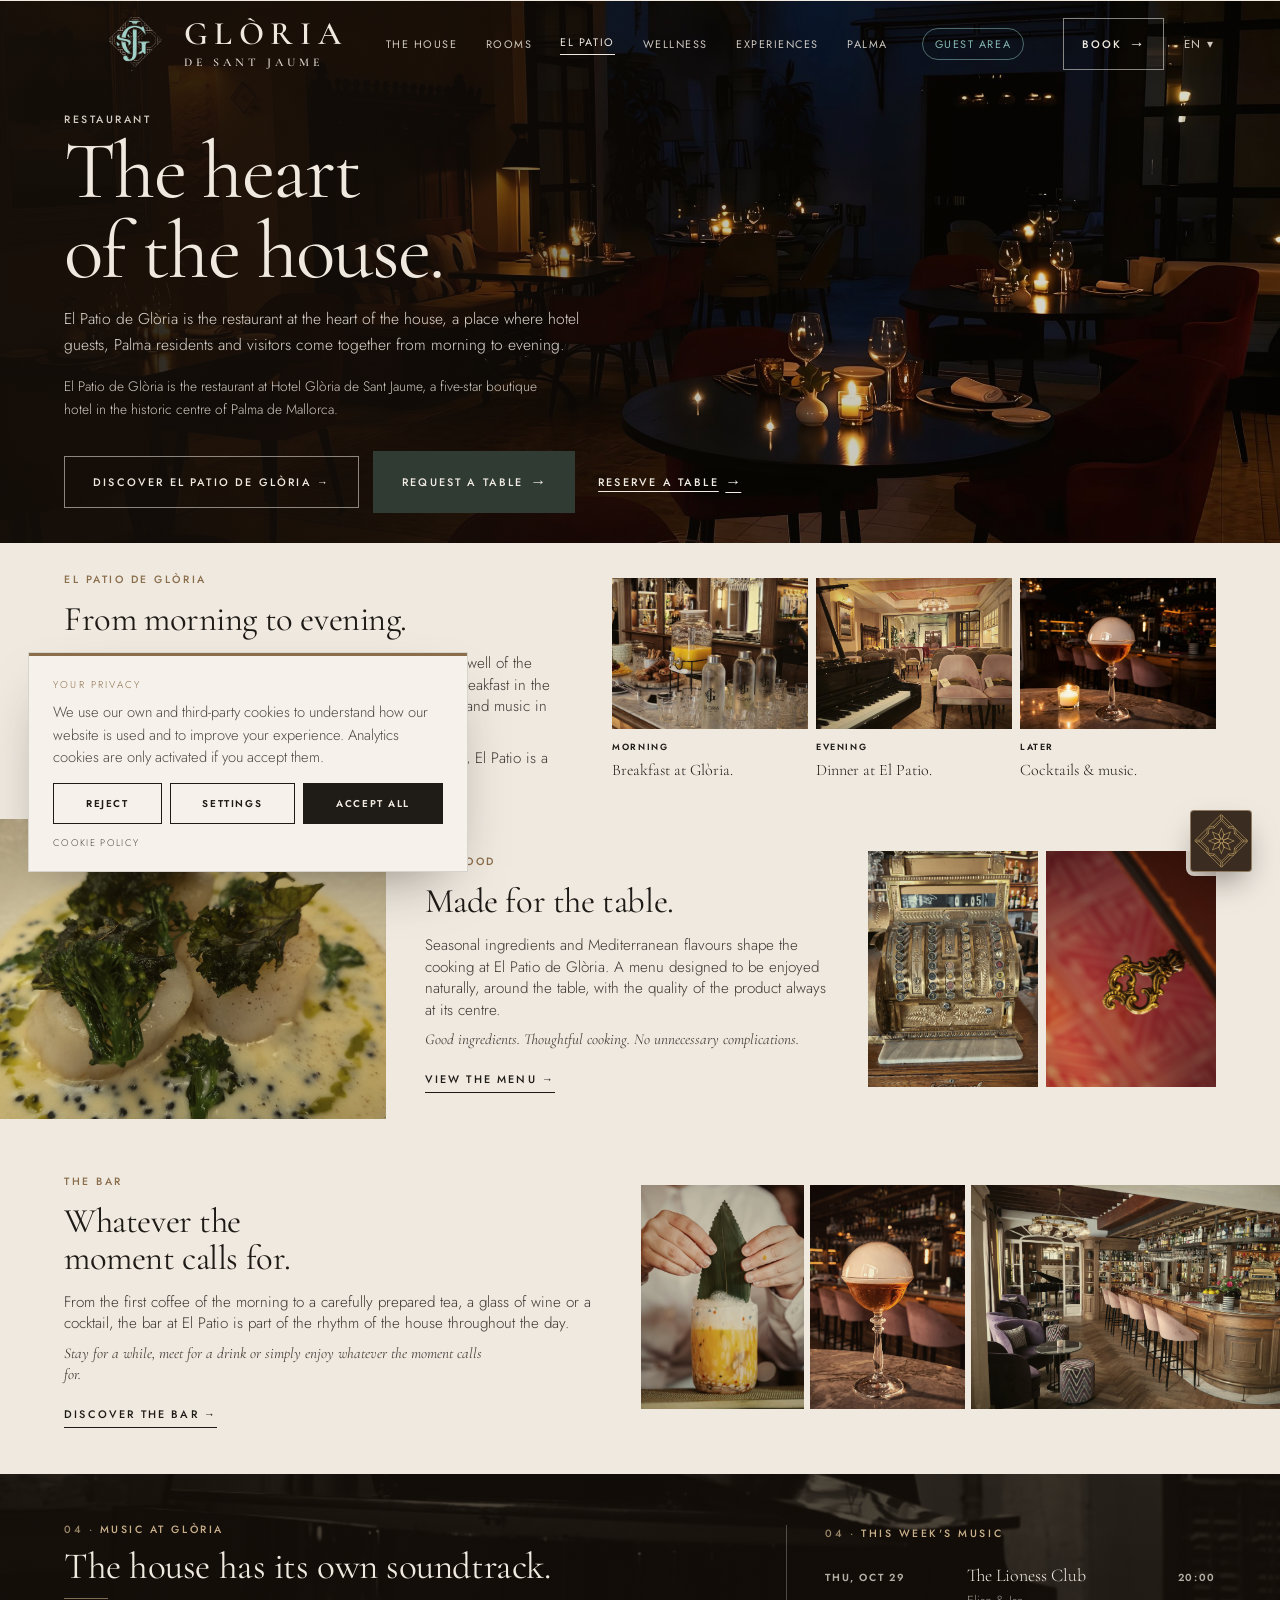
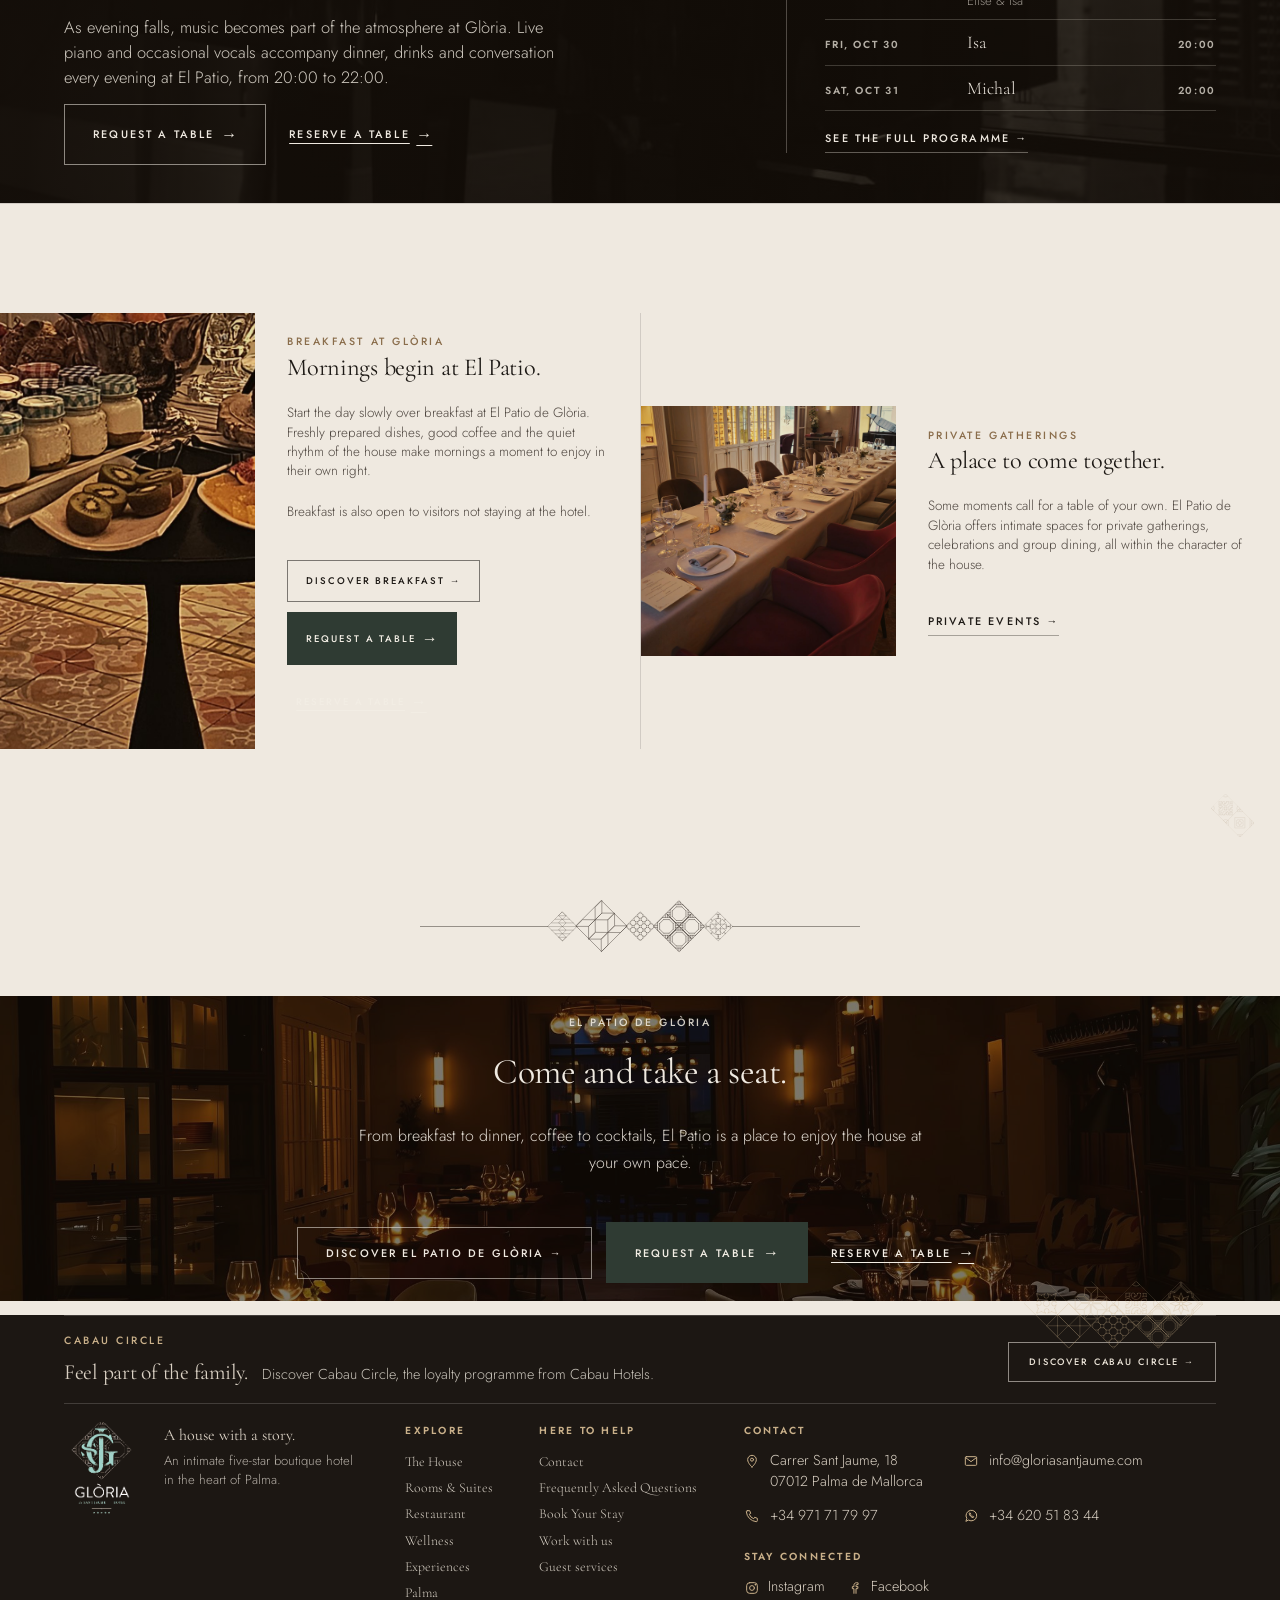
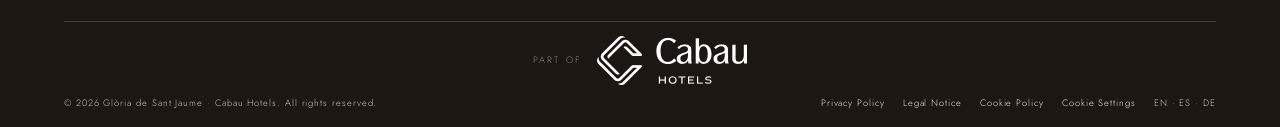
<file: el-patio.html>
<!doctype html>
<html lang="en">
<head>
<meta charset="utf-8">
<meta name="viewport" content="width=device-width, initial-scale=1, viewport-fit=cover">
<meta name="robots" content="noindex,nofollow">
<title>El Patio de Glòria · Restaurant</title>
<meta name="description" content="El Patio de Glòria is the restaurant at the heart of Hotel Glòria de Sant Jaume — Mediterranean cooking, cocktails and live piano in the centre of Palma.">
<link rel="icon" type="image/png" sizes="64x64" href="img/favicon.png?v=02558355">
<link rel="apple-touch-icon" href="img/apple-touch-icon.png?v=4d293441">
<meta name="theme-color" content="#534134">
<link rel="preconnect" href="https://fonts.googleapis.com">
<link rel="preconnect" href="https://fonts.gstatic.com" crossorigin>
<link rel="stylesheet" href="https://fonts.googleapis.com/css2?family=Cormorant+Garamond:ital,wght@0,400;0,500;0,600;1,400;1,500&family=Jost:wght@300;400;500;600&display=swap">
<link rel="stylesheet" href="css/styles.css?v=75">
<link rel="stylesheet" href="css/concierge.css?v=3">
<link rel="stylesheet" href="css/requests.css?v=3">
<link rel="stylesheet" href="css/web2.css?v=3">
<!--seo:start-->
<meta property="og:type" content="website">
<meta property="og:site_name" content="Glòria de Sant Jaume">
<meta property="og:title" content="El Patio de Glòria · Restaurant">
<meta property="og:description" content="El Patio de Glòria is the restaurant at the heart of Hotel Glòria de Sant Jaume — Mediterranean cooking, cocktails and live piano in the centre of Palma.">
<meta property="og:url" content="https://web2.hotelgloria.es/el-patio.html">
<meta property="og:image" content="https://web2.hotelgloria.es/img/el-patio-de-gloria-restaurant-dining-room-palma.jpg">
<meta name="twitter:card" content="summary_large_image">
<meta name="twitter:title" content="El Patio de Glòria · Restaurant">
<meta name="twitter:description" content="El Patio de Glòria is the restaurant at the heart of Hotel Glòria de Sant Jaume — Mediterranean cooking, cocktails and live piano in the centre of Palma.">
<meta name="twitter:image" content="https://web2.hotelgloria.es/img/el-patio-de-gloria-restaurant-dining-room-palma.jpg">
<script type="application/ld+json">{"@context": "https://schema.org", "@graph": [{"@type": "WebPage", "@id": "https://web2.hotelgloria.es/el-patio.html#webpage", "url": "https://web2.hotelgloria.es/el-patio.html", "name": "El Patio de Glòria · Restaurant", "description": "El Patio de Glòria is the restaurant at the heart of Hotel Glòria de Sant Jaume — Mediterranean cooking, cocktails and live piano in the centre of Palma.", "inLanguage": "en", "isPartOf": {"@type": "WebSite", "@id": "https://web2.hotelgloria.es/#website", "url": "https://web2.hotelgloria.es/", "name": "Glòria de Sant Jaume"}, "about": {"@id": "https://web2.hotelgloria.es/#hotel"}, "primaryImageOfPage": {"@type": "ImageObject", "url": "https://web2.hotelgloria.es/img/el-patio-de-gloria-restaurant-dining-room-palma.jpg"}}, {"@type": "BreadcrumbList", "itemListElement": [{"@type": "ListItem", "position": 1, "name": "Glòria de Sant Jaume", "item": "https://web2.hotelgloria.es/"}, {"@type": "ListItem", "position": 2, "name": "El Patio", "item": "https://web2.hotelgloria.es/el-patio.html"}]}, {"@type": "Hotel", "@id": "https://web2.hotelgloria.es/#hotel", "name": "Hotel Glòria de Sant Jaume", "url": "https://web2.hotelgloria.es/", "telephone": "+34 971 71 79 97", "email": "info@gloriasantjaume.com", "address": {"@type": "PostalAddress", "streetAddress": "Carrer Sant Jaume, 18", "postalCode": "07012", "addressLocality": "Palma", "addressRegion": "Illes Balears", "addressCountry": "ES"}, "geo": {"@type": "GeoCoordinates", "latitude": 39.5733526, "longitude": 2.6480637}, "starRating": {"@type": "Rating", "ratingValue": "5"}, "brand": {"@type": "Brand", "name": "Cabau Hotels", "url": "https://cabauhotels.com/"}, "sameAs": ["https://www.instagram.com/hotelgloriasantjaume", "https://www.facebook.com/hotelgloriasantjaume"]}, {"@type": "Restaurant", "name": "El Patio de Glòria", "url": "https://www.elpatiodegloria.com/", "servesCuisine": "Mediterranean", "address": {"@type": "PostalAddress", "streetAddress": "Carrer Sant Jaume, 18", "postalCode": "07012", "addressLocality": "Palma", "addressRegion": "Illes Balears", "addressCountry": "ES"}, "geo": {"@type": "GeoCoordinates", "latitude": 39.5733526, "longitude": 2.6480637}, "image": "https://web2.hotelgloria.es/img/el-patio-de-gloria-restaurant-dining-room-palma.jpg", "acceptsReservations": "https://elpatiodegloria.com/reservas.html", "openingHoursSpecification": [{"@type": "OpeningHoursSpecification", "dayOfWeek": ["Thursday", "Friday", "Saturday", "Sunday", "Monday"], "opens": "19:00", "closes": "22:30"}], "containedInPlace": {"@id": "https://web2.hotelgloria.es/#hotel"}}]}</script>
<!--seo:end-->
</head>
<body>

<header class="site-header on-hero" id="header">
  <div class="header-in">
    <button class="nav-toggle" aria-label="Menu">☰</button>
    <a class="logo" href="index.html"><img class="emblem emblem-light" src="img/emblem-light.png?v=4a5503ec" alt=""><img class="emblem emblem-dark" src="img/emblem-dark.png?v=d326d00e" alt=""><span class="txt"><span class="l1">GLÒRIA</span><span class="l2">de Sant Jaume</span></span></a>
    <nav class="main-nav">
      <a href="the-house.html">The House</a>
      <a href="rooms.html">Rooms</a>
      <a href="el-patio.html" class="active">El Patio</a>
      <a href="wellness.html">Wellness</a>
      <a href="experiences.html">Experiences</a>
      <a href="palma.html">Palma</a>
      <a class="nav-guest" href="guest.html">Guest area</a>
    </nav>
    <div class="header-right"><a class="btn btn-ghost-light" href="index.html#book" data-book>Book</a><span class="lang">EN ▾</span></div>
  </div>
</header>

<!-- HERO -->
<section class="page-hero px-hero">
  <img fetchpriority="high" class="bg" src="img/el-patio-de-gloria-dining-room-night-palma.jpg?v=eb70e066" alt="The dining room of El Patio de Glòria restaurant at night, Palma">
  <div class="hero-in">
    <span class="eyebrow">Restaurant</span>
    <h1>The heart<br>of the house.</h1>
    <p class="sub">El Patio de Glòria is the restaurant at the heart of the house, a place where hotel guests, Palma residents and visitors come together from morning to evening.</p>
    <p class="sub px-sub2">El Patio de Glòria is the restaurant at Hotel Glòria de Sant Jaume, a five-star boutique hotel in the historic centre of Palma de Mallorca.</p>
    <div class="stack-cta">
      <a class="btn btn-ghost-light" href="#" data-elpatio>Discover El Patio de Glòria →</a>
      <a class="btn btn-green" href="#" role="button" data-request="restaurant">Request a table</a><a class="btn btn-green req-alt" href="#" data-elpatio-reserve>Reserve a table</a>
    </div>
  </div>
</section>

<!-- 02 MORNING TO EVENING -->
<section class="px-row px-m2e">
  <div class="px-text">
    <span class="eyebrow">El Patio de Glòria</span>
    <h2>From morning to evening.</h2>
    <p>El Patio changes with the light of each day. Around the original well of the house, the courtyard becomes a place of peace and serenity: breakfast in the morning, a slower pause in the afternoon, and dinner, cocktails and music in the evening.</p>
    <p>Whether you are staying at Glòria or simply joining us in Palma, El Patio is a place to meet, linger and enjoy the house at your own pace.</p>
  </div>
  <div class="px-tri">
    <div class="item"><div class="imgframe"><img loading="lazy" decoding="async" src="img/breakfast-bar-el-patio-de-gloria-palma.jpg?v=a976f5e8" alt="The breakfast bar at El Patio de Glòria in the morning"></div><div class="cap">Morning</div><div class="ct">Breakfast at Glòria.</div></div>
    <div class="item"><div class="imgframe"><img loading="lazy" decoding="async" src="img/el-patio-dining-room-piano-evening.jpg?v=ec576920" alt="The dining room and the piano at El Patio de Glòria in the evening"></div><div class="cap">Evening</div><div class="ct">Dinner at El Patio.</div></div>
    <div class="item"><div class="imgframe"><img loading="lazy" decoding="async" src="img/el-patio-cocktail-candlelight-bar-palma.jpg?v=d930a126" alt="A signature cocktail by candlelight at the bar of El Patio de Glòria"></div><div class="cap">Later</div><div class="ct">Cocktails &amp; music.</div></div>
  </div>
</section>

<!-- 03 THE FOOD -->
<section class="px-food">
  <div class="imgframe px-food-big"><img loading="lazy" decoding="async" src="img/plated-dish-el-patio-de-gloria-palma.jpg?v=fcc1e862" alt="A plated dish at El Patio de Glòria restaurant, Palma"></div>
  <div class="px-text">
    <span class="eyebrow">The Food</span>
      <h2>Made for the table.</h2>
      <p class="muted">Seasonal ingredients and Mediterranean flavours shape the cooking at El Patio de Glòria. A menu designed to be enjoyed naturally, around the table, with the quality of the product always at its centre.</p>
      <p class="serif-lead" style="font-size:1.2rem;font-style:italic;margin:.5em 0">Good ingredients. Thoughtful cooking. No unnecessary complications.</p>
    <a class="link-arrow" href="#" data-elpatio>View the menu →</a>
  </div>
  <div class="px-food-small">
    <div class="imgframe"><img loading="lazy" decoding="async" src="img/seasonal-mallorcan-produce-el-patio.jpg?v=a8a3e26c" alt="Seasonal Mallorcan produce at El Patio de Glòria"></div>
    <div class="imgframe"><img loading="lazy" decoding="async" src="img/chef-plating-el-patio-restaurant-palma.jpg?v=f4837968" alt="A chef plating a dish at El Patio de Glòria"></div>
  </div>
</section>

<!-- 04 THE BAR -->
<section class="px-bar">
  <div class="px-text">
    <span class="eyebrow">The Bar</span>
      <h2>Whatever the<br>moment calls for.</h2>
      <p class="muted">From the first coffee of the morning to a carefully prepared tea, a glass of wine or a cocktail, the bar at El Patio is part of the rhythm of the house throughout the day.</p>
      <p class="serif-lead" style="font-size:1.15rem;font-style:italic;margin:.5em 0">Stay for a while, meet for a drink or simply enjoy whatever the moment calls for.</p>
    <a class="link-arrow" href="#" data-elpatio>Discover the bar →</a>
  </div>
  <div class="px-bar-imgs">
    <div class="imgframe"><img loading="lazy" decoding="async" src="img/cocktail-being-finished-el-patio-bar.jpg?v=7710cda9" alt="A cocktail being finished at the bar of El Patio de Glòria"></div>
    <div class="imgframe"><img loading="lazy" decoding="async" src="img/signature-cocktail-el-patio-palma.jpg?v=bbf7f0e3" alt="A signature cocktail at El Patio de Glòria"></div>
    <div class="imgframe"><img loading="lazy" decoding="async" src="img/el-patio-bar-piano-palma.jpg?v=16779ffa" alt="The bar and the piano at El Patio de Glòria"></div>
  </div>
</section>

<!-- 05 MUSIC -->
<section class="cover cover-dark music-cover">
  <img class="cover-bg" loading="lazy" decoding="async" src="img/live-piano-dinner-el-patio-palma.jpg?v=5e328f69" alt="Live piano during dinner at El Patio de Glòria">
  <div class="wrap cover-grid">
    <div class="cover-text">
      <span class="eyebrow">Music at Glòria</span>
      <h2>The house has its own soundtrack.</h2>
      <span class="music-rule" aria-hidden="true"></span>
      <p class="muted">As evening falls, music becomes part of the atmosphere at Glòria. Live piano and occasional vocals accompany dinner, drinks and conversation every evening at El Patio, from 20:00 to 22:00.</p>
      <div class="stack-cta"><a class="btn btn-ghost-light" href="#" role="button" data-request="restaurant">Request a table</a><a class="btn btn-ghost-light req-alt" href="#" data-elpatio-reserve>Reserve a table</a></div>
    </div>
    <div class="mp-week"><span class="eyebrow">This week's music</span>
    <!-- MUSIC-PATIO:START (generado por tools/music_month.py) -->
      <div class="mp-next">
        <ol class="mp-next-list"><li data-date="2026-10-01"><span class="mpn-date">Thu 1 Oct</span><span class="mpn-artist">The 21st Century Foxes</span><span class="mpn-sub">Elise &amp; Enok</span><span class="mpn-time">20:00</span></li><li data-date="2026-10-02"><span class="mpn-date">Fri 2 Oct</span><span class="mpn-artist">Sara</span><span class="mpn-sub"></span><span class="mpn-time">20:00</span></li><li data-date="2026-10-03"><span class="mpn-date">Sat 3 Oct</span><span class="mpn-artist">Michal</span><span class="mpn-sub"></span><span class="mpn-time">20:00</span></li><li data-date="2026-10-04"><span class="mpn-date">Sun 4 Oct</span><span class="mpn-artist">Miguel Ángel</span><span class="mpn-sub"></span><span class="mpn-time">20:00</span></li><li data-date="2026-10-05"><span class="mpn-date">Mon 5 Oct</span><span class="mpn-artist">Sara</span><span class="mpn-sub"></span><span class="mpn-time">20:00</span></li><li data-date="2026-10-08"><span class="mpn-date">Thu 8 Oct</span><span class="mpn-artist">The Lioness Club</span><span class="mpn-sub">Elise &amp; Isa</span><span class="mpn-time">20:00</span></li><li data-date="2026-10-09"><span class="mpn-date">Fri 9 Oct</span><span class="mpn-artist">Daltmurada</span><span class="mpn-sub">Jazz quartet</span><span class="mpn-time">20:00</span></li><li data-date="2026-10-10"><span class="mpn-date">Sat 10 Oct</span><span class="mpn-artist">Michal</span><span class="mpn-sub"></span><span class="mpn-time">20:00</span></li><li data-date="2026-10-11"><span class="mpn-date">Sun 11 Oct</span><span class="mpn-artist">Miguel Ángel</span><span class="mpn-sub"></span><span class="mpn-time">20:00</span></li><li data-date="2026-10-12"><span class="mpn-date">Mon 12 Oct</span><span class="mpn-artist">Miguel Ángel</span><span class="mpn-sub"></span><span class="mpn-time">20:00</span></li><li data-date="2026-10-15"><span class="mpn-date">Thu 15 Oct</span><span class="mpn-artist">The Lioness Club</span><span class="mpn-sub">Elise &amp; Isa</span><span class="mpn-time">20:00</span></li><li data-date="2026-10-16"><span class="mpn-date">Fri 16 Oct</span><span class="mpn-artist">Sara</span><span class="mpn-sub"></span><span class="mpn-time">20:00</span></li><li data-date="2026-10-17"><span class="mpn-date">Sat 17 Oct</span><span class="mpn-artist">Michal</span><span class="mpn-sub"></span><span class="mpn-time">20:00</span></li><li data-date="2026-10-18"><span class="mpn-date">Sun 18 Oct</span><span class="mpn-artist">Javi</span><span class="mpn-sub"></span><span class="mpn-time">20:00</span></li><li data-date="2026-10-19"><span class="mpn-date">Mon 19 Oct</span><span class="mpn-artist">Miguel Ángel</span><span class="mpn-sub"></span><span class="mpn-time">20:00</span></li><li data-date="2026-10-22"><span class="mpn-date">Thu 22 Oct</span><span class="mpn-artist">The Lioness Club</span><span class="mpn-sub">Elise &amp; Isa</span><span class="mpn-time">20:00</span></li><li data-date="2026-10-23"><span class="mpn-date">Fri 23 Oct</span><span class="mpn-artist">Sara</span><span class="mpn-sub"></span><span class="mpn-time">20:00</span></li><li data-date="2026-10-24"><span class="mpn-date">Sat 24 Oct</span><span class="mpn-artist">Michal</span><span class="mpn-sub"></span><span class="mpn-time">20:00</span></li><li data-date="2026-10-25"><span class="mpn-date">Sun 25 Oct</span><span class="mpn-artist">Michal</span><span class="mpn-sub">Special evening</span><span class="mpn-time">20:00</span></li><li data-date="2026-10-26"><span class="mpn-date">Mon 26 Oct</span><span class="mpn-artist">Miguel Ángel</span><span class="mpn-sub"></span><span class="mpn-time">20:00</span></li><li data-date="2026-10-29"><span class="mpn-date">Thu 29 Oct</span><span class="mpn-artist">The Lioness Club</span><span class="mpn-sub">Elise &amp; Isa</span><span class="mpn-time">20:00</span></li><li data-date="2026-10-30"><span class="mpn-date">Fri 30 Oct</span><span class="mpn-artist">Isa</span><span class="mpn-sub"></span><span class="mpn-time">20:00</span></li><li data-date="2026-10-31"><span class="mpn-date">Sat 31 Oct</span><span class="mpn-artist">Michal</span><span class="mpn-sub"></span><span class="mpn-time">20:00</span></li></ol>
        <a class="link-arrow" href="#music">See the full programme →</a>
      </div>
      <!-- MUSIC-PATIO:END -->

<!-- MUSIC-PATIO-SLOT -->
    </div>
  </div>
</section>

<!-- MUSIC-PROGRAMME:START (generado por tools/music_month.py) -->
<section class="section mp mp-collapsible" id="music">
  <div class="wrap">
    <header class="mp-head">
      <span class="eyebrow">Live at El Patio · 2026</span>
      <p class="mp-month-name">October</p>
      <h2>A house of music.</h2>
      <p class="mp-lead">Every evening, live music accompanies dinner at El Patio, from 20:00 – 22:00.</p>
    </header>
    <ol class="mp-cards"><li class="mp-card" data-date="2026-10-01"><span class="mp-num">1</span><span class="mp-wd">Thursday</span><span class="mp-artist">The 21st Century Foxes</span><span class="mp-sub">Elise &amp; Enok</span><span class="mp-tag">Special evening</span></li><li class="mp-card" data-date="2026-10-09"><span class="mp-num">9</span><span class="mp-wd">Friday</span><span class="mp-artist">Daltmurada</span><span class="mp-tag">Jazz quartet</span></li><li class="mp-card" data-date="2026-10-18"><span class="mp-num">18</span><span class="mp-wd">Sunday</span><span class="mp-artist">Javi</span><span class="mp-tag">Guest evening</span></li><li class="mp-card" data-date="2026-10-25"><span class="mp-num">25</span><span class="mp-wd">Sunday</span><span class="mp-artist">Michal</span><span class="mp-tag">Special evening</span></li></ol>
    <details class="mp-full">
      <summary>See the full month</summary>
      <div class="mp-cal">
        <ul class="mp-grid-head" aria-hidden="true"><li>Mon</li><li>Tue</li><li>Wed</li><li>Thu</li><li>Fri</li><li>Sat</li><li>Sun</li></ul>
        <ol class="mp-grid"><li class="mp-pad" aria-hidden="true"></li><li class="mp-pad" aria-hidden="true"></li><li class="mp-pad" aria-hidden="true"></li><li class="mp-cell is-special" data-date="2026-10-01"><span class="mp-n">1</span><span class="mp-wd">Thu</span><span class="mp-artist">The 21st Century Foxes</span><span class="mp-sub">Elise &amp; Enok</span></li><li class="mp-cell" data-date="2026-10-02"><span class="mp-n">2</span><span class="mp-wd">Fri</span><span class="mp-artist">Sara</span></li><li class="mp-cell" data-date="2026-10-03"><span class="mp-n">3</span><span class="mp-wd">Sat</span><span class="mp-artist">Michal</span></li><li class="mp-cell" data-date="2026-10-04"><span class="mp-n">4</span><span class="mp-wd">Sun</span><span class="mp-artist">Miguel Ángel</span></li><li class="mp-cell" data-date="2026-10-05"><span class="mp-n">5</span><span class="mp-wd">Mon</span><span class="mp-artist">Sara</span></li><li class="mp-cell is-off" data-date="2026-10-06"><span class="mp-n">6</span><span class="mp-wd">Tue</span><span class="mp-sub">El Patio rests</span></li><li class="mp-cell is-off" data-date="2026-10-07"><span class="mp-n">7</span><span class="mp-wd">Wed</span><span class="mp-sub">El Patio rests</span></li><li class="mp-cell" data-date="2026-10-08"><span class="mp-n">8</span><span class="mp-wd">Thu</span><span class="mp-artist">The Lioness Club</span><span class="mp-sub">Elise &amp; Isa</span></li><li class="mp-cell is-special" data-date="2026-10-09"><span class="mp-n">9</span><span class="mp-wd">Fri</span><span class="mp-artist">Daltmurada</span><span class="mp-sub">Jazz quartet</span></li><li class="mp-cell" data-date="2026-10-10"><span class="mp-n">10</span><span class="mp-wd">Sat</span><span class="mp-artist">Michal</span></li><li class="mp-cell" data-date="2026-10-11"><span class="mp-n">11</span><span class="mp-wd">Sun</span><span class="mp-artist">Miguel Ángel</span></li><li class="mp-cell" data-date="2026-10-12"><span class="mp-n">12</span><span class="mp-wd">Mon</span><span class="mp-artist">Miguel Ángel</span></li><li class="mp-cell is-off" data-date="2026-10-13"><span class="mp-n">13</span><span class="mp-wd">Tue</span><span class="mp-sub">El Patio rests</span></li><li class="mp-cell is-off" data-date="2026-10-14"><span class="mp-n">14</span><span class="mp-wd">Wed</span><span class="mp-sub">El Patio rests</span></li><li class="mp-cell" data-date="2026-10-15"><span class="mp-n">15</span><span class="mp-wd">Thu</span><span class="mp-artist">The Lioness Club</span><span class="mp-sub">Elise &amp; Isa</span></li><li class="mp-cell" data-date="2026-10-16"><span class="mp-n">16</span><span class="mp-wd">Fri</span><span class="mp-artist">Sara</span></li><li class="mp-cell" data-date="2026-10-17"><span class="mp-n">17</span><span class="mp-wd">Sat</span><span class="mp-artist">Michal</span></li><li class="mp-cell is-special" data-date="2026-10-18"><span class="mp-n">18</span><span class="mp-wd">Sun</span><span class="mp-artist">Javi</span></li><li class="mp-cell" data-date="2026-10-19"><span class="mp-n">19</span><span class="mp-wd">Mon</span><span class="mp-artist">Miguel Ángel</span></li><li class="mp-cell is-off" data-date="2026-10-20"><span class="mp-n">20</span><span class="mp-wd">Tue</span><span class="mp-sub">El Patio rests</span></li><li class="mp-cell is-off" data-date="2026-10-21"><span class="mp-n">21</span><span class="mp-wd">Wed</span><span class="mp-sub">El Patio rests</span></li><li class="mp-cell" data-date="2026-10-22"><span class="mp-n">22</span><span class="mp-wd">Thu</span><span class="mp-artist">The Lioness Club</span><span class="mp-sub">Elise &amp; Isa</span></li><li class="mp-cell" data-date="2026-10-23"><span class="mp-n">23</span><span class="mp-wd">Fri</span><span class="mp-artist">Sara</span></li><li class="mp-cell" data-date="2026-10-24"><span class="mp-n">24</span><span class="mp-wd">Sat</span><span class="mp-artist">Michal</span></li><li class="mp-cell is-special" data-date="2026-10-25"><span class="mp-n">25</span><span class="mp-wd">Sun</span><span class="mp-artist">Michal</span><span class="mp-sub">Special evening</span></li><li class="mp-cell" data-date="2026-10-26"><span class="mp-n">26</span><span class="mp-wd">Mon</span><span class="mp-artist">Miguel Ángel</span></li><li class="mp-cell is-off" data-date="2026-10-27"><span class="mp-n">27</span><span class="mp-wd">Tue</span><span class="mp-sub">El Patio rests</span></li><li class="mp-cell is-off" data-date="2026-10-28"><span class="mp-n">28</span><span class="mp-wd">Wed</span><span class="mp-sub">El Patio rests</span></li><li class="mp-cell" data-date="2026-10-29"><span class="mp-n">29</span><span class="mp-wd">Thu</span><span class="mp-artist">The Lioness Club</span><span class="mp-sub">Elise &amp; Isa</span></li><li class="mp-cell" data-date="2026-10-30"><span class="mp-n">30</span><span class="mp-wd">Fri</span><span class="mp-artist">Isa</span></li><li class="mp-cell" data-date="2026-10-31"><span class="mp-n">31</span><span class="mp-wd">Sat</span><span class="mp-artist">Michal</span></li><li class="mp-pad" aria-hidden="true"></li></ol>
      </div>
      <div class="mp-foot">
        <ul class="mp-rhythm"><li><span class="mp-wd">Thursday</span><span class="mp-artist">The Lioness Club</span></li><li><span class="mp-wd">Friday</span><span class="mp-artist">Sara</span></li><li><span class="mp-wd">Saturday</span><span class="mp-artist">Michal</span></li><li><span class="mp-wd">Sunday</span><span class="mp-artist">Miguel Ángel</span></li><li><span class="mp-wd">Monday</span><span class="mp-artist">Miguel Ángel</span></li></ul>
        <p class="mp-note">Tuesday &amp; Wednesday · El Patio rests</p>
      </div>
    </details>
    <div class="stack-cta mp-cta"><a class="btn btn-light" href="#" role="button" data-request="restaurant">Request a table</a><a class="btn btn-light req-alt" href="#" data-elpatio-reserve>Reserve a table →</a></div>
  </div>
</section>
<!-- MUSIC-PROGRAMME:END -->

<!-- 06+07 BREAKFAST / PRIVATE -->
<section class="section pair-sec">
  <span class="brand-orn orn-br" aria-hidden="true"><svg viewBox="0 0 77.0 77.0" fill="none" stroke="currentColor" stroke-width=".6" stroke-linecap="round" stroke-linejoin="round" aria-hidden="true"><defs><clipPath id="oc1"><rect x="-0.45" y="-0.45" width="37.1" height="37.1"/></clipPath></defs><g clip-path="url(#oc1)" transform="translate(25.7 25.7) rotate(45) translate(-18.15 -18.15)"><path d="M-0.17 -0.36h36.21v36.21h-36.21z" stroke-width="0.47"/><path d="M24.81 14.05C24.74 13.81 24.69 13.56 24.69 13.3M24.69 13.3C24.69 11.98 25.77 10.9 27.09 10.9M27.09 10.9C28.42 10.9 29.49 11.98 29.49 13.3M29.49 13.3C29.49 14.07 29.14 14.74 28.58 15.18M28.58 15.18L28.58 15.19M28.58 15.19C27.64 15.94 26.43 16.39 25.12 16.39M25.12 16.39C22.06 16.39 19.57 13.91 19.57 10.84M19.57 10.84C19.57 8.76 20.73 6.94 22.43 5.99M22.43 5.99L22.44 5.99M22.44 5.99C23.71 6.33 24.68 7.37 24.93 8.67M24.93 8.67L24.93 8.67M24.93 8.67C24.13 9.31 23.61 10.3 23.61 11.41M23.61 11.41C23.61 12.46 24.07 13.41 24.81 14.05" stroke-width="0.47"/><path d="M24.81 21.45C24.74 21.68 24.69 21.93 24.69 22.19M24.69 22.19C24.69 23.52 25.77 24.59 27.09 24.59M27.09 24.59C28.42 24.59 29.49 23.52 29.49 22.19M29.49 22.19C29.49 21.43 29.14 20.75 28.58 20.31M28.58 20.31L28.58 20.31M28.58 20.31C27.64 19.55 26.43 19.1 25.12 19.1M25.12 19.1C22.06 19.1 19.57 21.59 19.57 24.65M19.57 24.65C19.57 26.74 20.73 28.56 22.43 29.51M22.43 29.51L22.44 29.51M22.44 29.51C23.71 29.16 24.68 28.13 24.93 26.83M24.93 26.83L24.93 26.83M24.93 26.83C24.13 26.19 23.61 25.2 23.61 24.09M23.61 24.09C23.61 23.03 24.07 22.09 24.81 21.45" stroke-width="0.47"/><path d="M31.29 21.14C31.2 19.46 29.98 18.07 28.37 17.75M28.37 17.75C29.98 17.43 31.2 16.04 31.29 14.35M31.29 14.35L34.34 17.74M34.34 17.74L31.29 21.14" stroke-width="0.47"/><path d="M17.65 14.82L18.22 14.82M18.22 14.82C18.55 16.1 19.55 17.1 20.83 17.43M20.83 17.43L20.83 18.07M20.83 18.07C19.55 18.4 18.55 19.41 18.22 20.68M18.22 20.68L17.65 20.68M17.65 20.68C17.32 19.41 16.32 18.4 15.04 18.07M15.04 18.07L15.04 17.43M15.04 17.43C16.32 17.1 17.32 16.1 17.65 14.82" stroke-width="0.47"/><path d="M11.06 21.45C11.13 21.68 11.18 21.93 11.18 22.19M11.18 22.19C11.18 23.52 10.1 24.59 8.78 24.59M8.78 24.59C7.45 24.59 6.38 23.52 6.38 22.19M6.38 22.19C6.38 21.43 6.73 20.75 7.29 20.31M7.29 20.31L7.29 20.31M7.29 20.31C8.23 19.55 9.44 19.1 10.75 19.1M10.75 19.1C13.81 19.1 16.3 21.59 16.3 24.65M16.3 24.65C16.3 26.74 15.14 28.56 13.44 29.51M13.44 29.51L13.43 29.51M13.43 29.51C12.16 29.16 11.19 28.13 10.94 26.83M10.94 26.83C11.75 26.19 12.26 25.2 12.26 24.09M12.26 24.09C12.26 23.03 11.8 22.09 11.06 21.45" stroke-width="0.47"/><path d="M11.06 14.05C11.13 13.81 11.18 13.56 11.18 13.3M11.18 13.3C11.18 11.98 10.1 10.9 8.78 10.9M8.78 10.9C7.45 10.9 6.38 11.98 6.38 13.3M6.38 13.3C6.38 14.07 6.73 14.74 7.29 15.18M7.29 15.18L7.29 15.19M7.29 15.19C8.23 15.94 9.44 16.39 10.75 16.39M10.75 16.39C13.81 16.39 16.3 13.91 16.3 10.84M16.3 10.84C16.3 8.76 15.14 6.94 13.44 5.99M13.44 5.99L13.43 5.99M13.43 5.99C12.16 6.33 11.19 7.37 10.94 8.67M10.94 8.67L10.94 8.67M10.94 8.67C11.75 9.31 12.26 10.3 12.26 11.41M12.26 11.41C12.26 12.46 11.8 13.41 11.06 14.05" stroke-width="0.47"/><path d="M4.58 14.35C4.67 16.04 5.89 17.42 7.51 17.75M7.51 17.75C5.89 18.07 4.67 19.46 4.58 21.14M4.58 21.14L1.53 17.75M1.53 17.75L4.58 14.35" stroke-width="0.47"/><path d="M17.94 1.53L20.67 3.92M20.67 3.92C19.3 4.3 18.22 5.43 17.93 6.84M17.93 6.84C17.66 5.52 16.71 4.46 15.47 4.01M15.47 4.01L17.94 1.53" stroke-width="0.47"/><path d="M15.47 31.48C16.71 31.03 17.66 29.97 17.93 28.65M17.93 28.65C18.22 30.06 19.3 31.19 20.67 31.57M20.67 31.57L17.94 33.96M17.94 33.96L15.47 31.48" stroke-width="0.47"/><path d="M-0.17 30.15C2.97 30.15 5.53 32.71 5.53 35.85M5.53 35.85L-0.17 35.85M-0.17 35.85L-0.17 30.15" stroke-width="0.47"/><path d="M-0.17 5.34C2.97 5.34 5.53 2.78 5.53 -0.36M5.53 -0.36L-0.17 -0.36M-0.17 -0.36L-0.17 5.34" stroke-width="0.47"/><path d="M36.04 5.34C32.9 5.34 30.35 2.78 30.35 -0.36M30.35 -0.36L36.04 -0.36M36.04 -0.36L36.04 5.34" stroke-width="0.47"/><path d="M36.04 30.15C32.9 30.15 30.35 32.71 30.35 35.85M30.35 35.85L36.04 35.85M36.04 35.85L36.04 30.15" stroke-width="0.47"/></g><g clip-path="url(#oc1)" transform="translate(51.3 51.3) rotate(45) translate(-18.15 -18.15)"><path d="M21.57 22.05L21.57 22.05M21.57 22.05C23.6 22.05 25.23 20.41 25.23 18.38M25.23 18.38C25.23 16.36 23.6 14.72 21.57 14.72M21.57 14.72C21.57 12.7 19.93 11.06 17.91 11.06M17.91 11.06C15.89 11.06 14.25 12.7 14.25 14.72M14.25 14.72C14.25 14.72 14.25 14.73 14.25 14.73M14.25 14.73C12.34 14.85 10.83 16.44 10.83 18.38M10.83 18.38C10.83 20.33 12.34 21.91 14.25 22.04M14.25 22.04C14.25 22.04 14.25 22.04 14.25 22.05M14.25 22.05C14.25 24.07 15.89 25.71 17.91 25.71M17.91 25.71C19.93 25.71 21.57 24.07 21.57 22.05" stroke-width="0.47"/><path d="M17.91 21.25C16.3 21.25 14.99 19.94 14.99 18.33M14.99 18.33C14.99 16.72 16.3 15.41 17.91 15.41M17.91 15.41C19.52 15.41 20.83 16.72 20.83 18.33M20.83 18.33C20.83 19.94 19.52 21.25 17.91 21.25" stroke-width="0.47"/><path d="M3.1 40.52L3.1 40.52M3.1 40.52C5.12 40.52 6.76 38.88 6.76 36.86M6.76 36.86C6.76 34.84 5.12 33.2 3.1 33.2M3.1 33.2C3.1 31.17 1.46 29.53 -0.56 29.53M-0.56 29.53C-2.59 29.53 -4.22 31.17 -4.22 33.2M-4.22 33.2L-4.22 33.2M-4.22 33.2C-6.14 33.33 -7.65 34.92 -7.65 36.86M-7.65 36.86C-7.65 38.8 -6.14 40.39 -4.22 40.51M-4.22 40.51L-4.22 40.52M-4.22 40.52C-4.22 42.54 -2.59 44.18 -0.56 44.18M-0.56 44.18C1.46 44.18 3.1 42.54 3.1 40.52" stroke-width="0.47"/><path d="M-0.56 39.73C-2.18 39.73 -3.48 38.42 -3.48 36.81M-3.48 36.81C-3.48 35.19 -2.18 33.89 -0.56 33.89M-0.56 33.89C1.05 33.89 2.36 35.19 2.36 36.81M2.36 36.81C2.36 38.42 1.05 39.73 -0.56 39.73" stroke-width="0.47"/><path d="M3.1 3.61L3.1 3.61M3.1 3.61C5.12 3.61 6.76 1.97 6.76 -0.05M6.76 -0.05C6.76 -2.07 5.12 -3.71 3.1 -3.71M3.1 -3.71C3.1 -5.73 1.46 -7.37 -0.56 -7.37M-0.56 -7.37C-2.59 -7.37 -4.22 -5.73 -4.22 -3.71M-4.22 -3.71L-4.22 -3.7M-4.22 -3.7C-6.14 -3.58 -7.65 -1.99 -7.65 -0.05M-7.65 -0.05C-7.65 1.89 -6.14 3.48 -4.22 3.6M-4.22 3.6L-4.22 3.61M-4.22 3.61C-4.22 5.63 -2.59 7.27 -0.56 7.27M-0.56 7.27C1.46 7.27 3.1 5.63 3.1 3.61" stroke-width="0.47"/><path d="M-0.56 2.82C-2.18 2.82 -3.48 1.51 -3.48 -0.1M-3.48 -0.1C-3.48 -1.71 -2.18 -3.02 -0.56 -3.02M-0.56 -3.02C1.05 -3.02 2.36 -1.71 2.36 -0.1M2.36 -0.1C2.36 1.51 1.05 2.82 -0.56 2.82" stroke-width="0.47"/><path d="M40.53 40.52L40.53 40.52M40.53 40.52C42.55 40.52 44.19 38.88 44.19 36.86M44.19 36.86C44.19 34.84 42.55 33.2 40.53 33.2M40.53 33.2C40.53 31.17 38.89 29.53 36.87 29.53M36.87 29.53C34.84 29.53 33.2 31.17 33.2 33.2M33.2 33.2L33.2 33.2M33.2 33.2C31.29 33.33 29.78 34.92 29.78 36.86M29.78 36.86C29.78 38.8 31.29 40.39 33.2 40.51M33.2 40.51L33.2 40.52M33.2 40.52C33.2 42.54 34.84 44.18 36.87 44.18M36.87 44.18C38.89 44.18 40.53 42.54 40.53 40.52" stroke-width="0.47"/><path d="M36.87 39.73C35.25 39.73 33.95 38.42 33.95 36.81M33.95 36.81C33.95 35.19 35.25 33.89 36.87 33.89M36.87 33.89C38.48 33.89 39.79 35.19 39.79 36.81M39.79 36.81C39.79 38.42 38.48 39.73 36.87 39.73" stroke-width="0.47"/><path d="M40.53 3.61L40.53 3.61M40.53 3.61C42.55 3.61 44.19 1.97 44.19 -0.05M44.19 -0.05C44.19 -2.07 42.55 -3.71 40.53 -3.71M40.53 -3.71C40.53 -5.73 38.89 -7.37 36.87 -7.37M36.87 -7.37C34.84 -7.37 33.2 -5.73 33.2 -3.71M33.2 -3.71L33.2 -3.7M33.2 -3.7C31.29 -3.58 29.78 -1.99 29.78 -0.05M29.78 -0.05C29.78 1.89 31.29 3.48 33.2 3.6M33.2 3.6L33.2 3.61M33.2 3.61C33.2 5.63 34.84 7.27 36.87 7.27M36.87 7.27C38.89 7.27 40.53 5.63 40.53 3.61" stroke-width="0.47"/><path d="M36.87 2.82C35.25 2.82 33.95 1.51 33.95 -0.1M33.95 -0.1C33.95 -1.71 35.25 -3.02 36.87 -3.02M36.87 -3.02C38.48 -3.02 39.79 -1.71 39.79 -0.1M39.79 -0.1C39.79 1.51 38.48 2.82 36.87 2.82" stroke-width="0.47"/><path d="M5.28 18.33 L17.91 30.96 L30.54 18.33 L17.91 5.7z" stroke-width="0.47"/><path d="M24.36 -0.74 L36.99 11.88 L49.61 -0.74 L36.99 -13.37z" stroke-width="0.47"/><path d="M-0.2 0.23h36.21v36.21h-36.21z" stroke-width="0.47"/></g></svg></span><!--/orn-->
  <div class="wrap two-col pair">
    <div>
      <div class="imgframe"><img loading="lazy" decoding="async" src="img/breakfast-buffet-el-patio-de-gloria-palma.jpg?v=fd54c86e" alt="The breakfast buffet at El Patio de Glòria"></div>
      <span class="eyebrow">Breakfast at Glòria</span>
      <h2 style="font-size:clamp(1.6rem,3vw,2.2rem)">Mornings begin at El Patio.</h2>
      <p class="muted">Start the day slowly over breakfast at El Patio de Glòria. Freshly prepared dishes, good coffee and the quiet rhythm of the house make mornings a moment to enjoy in their own right.</p>
      <p class="muted">Breakfast is also open to visitors not staying at the hotel.</p>
      <div class="stack-cta"><a class="btn btn-ghost" href="#" data-elpatio>Discover breakfast →</a><a class="btn btn-green" href="#" role="button" data-request="restaurant">Request a table</a><a class="btn btn-green req-alt" href="#" data-elpatio-reserve>Reserve a table</a></div>
    </div>
    <div>
      <div class="imgframe"><img loading="lazy" decoding="async" src="img/private-dining-long-table-el-patio-palma.jpg?v=db8f474f" alt="A long table set for a private dinner at El Patio de Glòria"></div>
      <span class="eyebrow">Private Gatherings</span>
      <h2 style="font-size:clamp(1.6rem,3vw,2.2rem)">A place to come together.</h2>
      <p class="muted">Some moments call for a table of your own. El Patio de Glòria offers intimate spaces for private gatherings, celebrations and group dining, all within the character of the house.</p>
      <div class="stack-cta"><a class="link-arrow" href="#" data-elpatio>Private events →</a></div>
    </div>
  </div>
</section>

<!-- 08 CLOSING -->

<div class="tr-band" aria-hidden="true"><div class="tile-rule tr-five"><span class="d sm"><svg aria-hidden="true" focusable="false" xmlns="http://www.w3.org/2000/svg" viewBox="-0.5 -0.5 37.3 37.3" fill="none" stroke="currentColor" stroke-linecap="round" stroke-linejoin="round"><path d="M0.04 0.12h36.21v36.21h-36.21z" stroke-width="0.47"/><path d="M36.26 0.12L0.04 36.34" stroke-width="0.47"/><path d="M36.26 9.16L9.08 36.34" stroke-width="0.47"/><path d="M36.26 18.26L18.18 36.33" stroke-width="0.47"/><path d="M36.26 27.23L27.15 36.34" stroke-width="0.47"/><path d="M27.22 0.12L0.04 27.3" stroke-width="0.47"/><path d="M18.11 0.13L0.04 18.19" stroke-width="0.47"/><path d="M9.08 0.12L0.04 9.16" stroke-width="0.47"/><path d="M0.04 0.12h9.1v9.1h-9.1z" stroke-width="0.47"/><path d="M9.08 9.16h9.1v9.1h-9.1z" stroke-width="0.47"/><path d="M18.12 18.19h9.1v9.1h-9.1z" stroke-width="0.47"/><path d="M27.15 27.23h9.1v9.1h-9.1z" stroke-width="0.47"/></svg></span><span class="d lg"><svg aria-hidden="true" focusable="false" xmlns="http://www.w3.org/2000/svg" viewBox="-0.5 -0.5 37.3 37.3" fill="none" stroke="currentColor" stroke-linecap="round" stroke-linejoin="round"><path d="M-0.2 -0.27h36.21v36.21h-36.21z" stroke-width="0.47"/><path d="M36.02 -0.27 L36.02 8.94 L26.96 17.84 L26.96 8.74z" stroke-width="0.47"/><path d="M36.02 35.94 L36.02 26.73 L26.96 17.84 L26.96 26.93z" stroke-width="0.47"/><path d="M17.91 35.94 L17.91 26.73 L26.96 17.84 L26.96 26.93z" stroke-width="0.47"/><path d="M17.91 -0.27 L17.91 8.94 L26.96 17.84 L26.96 8.74z" stroke-width="0.47"/><path d="M17.91 -0.27 L17.91 8.94 L8.86 17.84 L8.86 8.74z" stroke-width="0.47"/><path d="M17.91 35.94 L17.91 26.73 L8.86 17.84 L8.86 26.93z" stroke-width="0.47"/><path d="M-0.2 35.94 L-0.2 26.73 L8.86 17.84 L8.86 26.93z" stroke-width="0.47"/><path d="M-0.2 -0.27 L-0.2 8.94 L8.86 17.84 L8.86 8.74z" stroke-width="0.47"/></svg></span><span class="d sm"><svg aria-hidden="true" focusable="false" xmlns="http://www.w3.org/2000/svg" viewBox="-0.5 -0.5 37.3 37.3" fill="none" stroke="currentColor" stroke-linecap="round" stroke-linejoin="round"><path d="M-0.17 0.2h36.21v36.21h-36.21z" stroke-width="0.47"/><path d="M17.8 6.6L17.8 2.85M17.8 2.85L15.14 0.2M15.14 0.2L11.39 0.2M11.39 0.2L8.74 2.85M8.74 2.85L8.74 6.6M8.74 6.6L11.39 9.25M11.39 9.25L15.14 9.25M15.14 9.25L17.8 6.6" stroke-width="0.47"/><path d="M17.8 15.65L17.8 11.9M17.8 11.9L15.14 9.25M15.14 9.25L11.39 9.25M11.39 9.25L8.74 11.9M8.74 11.9L8.74 15.65M8.74 15.65L11.39 18.3M11.39 18.3L15.14 18.3M15.14 18.3L17.8 15.65" stroke-width="0.47"/><path d="M8.74 6.6L8.74 2.85M8.74 2.85L6.13 0.2M6.13 0.2L2.44 0.2M2.44 0.2L-0.17 2.85M-0.17 2.85L-0.17 6.6M-0.17 6.6L2.44 9.25M2.44 9.25L6.13 9.25M6.13 9.25L8.74 6.6" stroke-width="0.47"/><path d="M8.74 15.65L8.74 11.9M8.74 11.9L6.13 9.25M6.13 9.25L2.44 9.25M2.44 9.25L-0.17 11.9M-0.17 11.9L-0.17 15.65M-0.17 15.65L2.44 18.3M2.44 18.3L6.13 18.3M6.13 18.3L8.74 15.65" stroke-width="0.47"/><path d="M17.94 24.71L17.94 20.96M17.94 20.96L15.28 18.3M15.28 18.3L11.53 18.3M11.53 18.3L8.88 20.96M8.88 20.96L8.88 24.71M8.88 24.71L11.53 27.36M11.53 27.36L15.28 27.36M15.28 27.36L17.94 24.71" stroke-width="0.47"/><path d="M17.8 33.76L17.8 30.01M17.8 30.01L15.14 27.36M15.14 27.36L11.39 27.36M11.39 27.36L8.74 30.01M8.74 30.01L8.74 33.76M8.74 33.76L11.39 36.41M11.39 36.41L15.14 36.41M15.14 36.41L17.8 33.76" stroke-width="0.47"/><path d="M8.88 24.71L8.88 20.96M8.88 20.96L6.23 18.3M6.23 18.3L2.48 18.3M2.48 18.3L-0.17 20.96M-0.17 20.96L-0.17 24.71M-0.17 24.71L2.48 27.36M2.48 27.36L6.23 27.36M6.23 27.36L8.88 24.71" stroke-width="0.47"/><path d="M8.74 33.76L8.74 30.01M8.74 30.01L6.13 27.36M6.13 27.36L2.44 27.36M2.44 27.36L-0.17 30.01M-0.17 30.01L-0.17 33.76M-0.17 33.76L2.44 36.41M2.44 36.41L6.13 36.41M6.13 36.41L8.74 33.76" stroke-width="0.47"/><path d="M35.9 6.6L35.9 2.85M35.9 2.85L33.25 0.2M33.25 0.2L29.5 0.2M29.5 0.2L26.85 2.85M26.85 2.85L26.85 6.6M26.85 6.6L29.5 9.25M29.5 9.25L33.25 9.25M33.25 9.25L35.9 6.6" stroke-width="0.47"/><path d="M35.9 15.65L35.9 11.9M35.9 11.9L33.25 9.25M33.25 9.25L29.5 9.25M29.5 9.25L26.85 11.9M26.85 11.9L26.85 15.65M26.85 15.65L29.5 18.3M29.5 18.3L33.25 18.3M33.25 18.3L35.9 15.65" stroke-width="0.47"/><path d="M26.85 6.6L26.85 2.85M26.85 2.85L24.2 0.2M24.2 0.2L20.45 0.2M20.45 0.2L17.8 2.85M17.8 2.85L17.8 6.6M17.8 6.6L20.45 9.25M20.45 9.25L24.2 9.25M24.2 9.25L26.85 6.6" stroke-width="0.47"/><path d="M26.85 15.65L26.85 11.9M26.85 11.9L24.2 9.25M24.2 9.25L20.45 9.25M20.45 9.25L17.8 11.9M17.8 11.9L17.8 15.65M17.8 15.65L20.45 18.3M20.45 18.3L24.2 18.3M24.2 18.3L26.85 15.65" stroke-width="0.47"/><path d="M35.9 24.71L35.9 20.96M35.9 20.96L33.25 18.3M33.25 18.3L29.5 18.3M29.5 18.3L26.85 20.96M26.85 20.96L26.85 24.71M26.85 24.71L29.5 27.36M29.5 27.36L33.25 27.36M33.25 27.36L35.9 24.71" stroke-width="0.47"/><path d="M35.9 33.76L35.9 30.01M35.9 30.01L33.25 27.36M33.25 27.36L29.5 27.36M29.5 27.36L26.85 30.01M26.85 30.01L26.85 33.76M26.85 33.76L29.5 36.41M29.5 36.41L33.25 36.41M33.25 36.41L35.9 33.76" stroke-width="0.47"/><path d="M26.85 24.71L26.85 20.96M26.85 20.96L24.2 18.3M24.2 18.3L20.45 18.3M20.45 18.3L17.8 20.96M17.8 20.96L17.8 24.71M17.8 24.71L20.45 27.36M20.45 27.36L24.2 27.36M24.2 27.36L26.85 24.71" stroke-width="0.47"/><path d="M26.85 33.76L26.85 30.01M26.85 30.01L24.2 27.36M24.2 27.36L20.45 27.36M20.45 27.36L17.8 30.01M17.8 30.01L17.8 33.76M17.8 33.76L20.45 36.41M20.45 36.41L24.2 36.41M24.2 36.41L26.85 33.76" stroke-width="0.47"/></svg></span><span class="d lg"><svg aria-hidden="true" focusable="false" xmlns="http://www.w3.org/2000/svg" viewBox="-0.5 -0.5 37.3 37.3" fill="none" stroke="currentColor" stroke-linecap="round" stroke-linejoin="round"><path d="M35.9 13.03L35.9 5.53M35.9 5.53L30.6 0.22M30.6 0.22L23.1 0.22M23.1 0.22L17.8 5.53M17.8 5.53L17.8 13.03M17.8 13.03L23.1 18.33M23.1 18.33L30.6 18.33M30.6 18.33L35.9 13.03" stroke-width="0.47"/><path d="M33.73 12.13L33.73 6.43M33.73 6.43L29.7 2.4M29.7 2.4L24 2.4M24 2.4L19.97 6.43M19.97 6.43L19.97 12.13M19.97 12.13L24 16.16M24 16.16L29.7 16.16M29.7 16.16L33.73 12.13" stroke-width="0.47"/><path d="M33.99 14.94L35.9 16.85" stroke-width="0.47"/><path d="M34.42 18.33L32.51 16.42" stroke-width="0.47"/><path d="M32.51 2.13L34.42 0.22" stroke-width="0.47"/><path d="M35.9 1.71L33.99 3.62" stroke-width="0.47"/><path d="M19.71 3.62L17.8 1.71" stroke-width="0.47"/><path d="M19.28 0.22L21.19 2.13" stroke-width="0.47"/><path d="M21.19 16.42L19.28 18.33" stroke-width="0.47"/><path d="M17.8 16.85L19.71 14.94" stroke-width="0.47"/><path d="M35.9 31.14L35.9 23.64M35.9 23.64L30.6 18.33M30.6 18.33L23.1 18.33M23.1 18.33L17.8 23.64M17.8 23.64L17.8 31.14M17.8 31.14L23.1 36.44M23.1 36.44L30.6 36.44M30.6 36.44L35.9 31.14" stroke-width="0.47"/><path d="M33.73 30.24L33.73 24.53M33.73 24.53L29.7 20.5M29.7 20.5L24 20.5M24 20.5L19.97 24.53M19.97 24.53L19.97 30.24M19.97 30.24L24 34.27M24 34.27L29.7 34.27M29.7 34.27L33.73 30.24" stroke-width="0.47"/><path d="M33.99 33.05L35.9 34.96" stroke-width="0.47"/><path d="M34.42 36.44L32.51 34.53" stroke-width="0.47"/><path d="M32.51 20.24L34.42 18.33" stroke-width="0.47"/><path d="M35.9 19.82L33.99 21.73" stroke-width="0.47"/><path d="M19.71 21.73L17.8 19.82" stroke-width="0.47"/><path d="M19.28 18.33L21.19 20.24" stroke-width="0.47"/><path d="M21.19 34.53L19.28 36.44" stroke-width="0.47"/><path d="M17.8 34.96L19.71 33.05" stroke-width="0.47"/><path d="M17.8 13.03L17.8 5.53M17.8 5.53L12.49 0.22M12.49 0.22L4.99 0.22M4.99 0.22L-0.31 5.53M-0.31 5.53L-0.31 13.03M-0.31 13.03L4.99 18.33M4.99 18.33L12.49 18.33M12.49 18.33L17.8 13.03" stroke-width="0.47"/><path d="M15.63 12.13L15.63 6.43M15.63 6.43L11.59 2.4M11.59 2.4L5.89 2.4M5.89 2.4L1.86 6.43M1.86 6.43L1.86 12.13M1.86 12.13L5.89 16.16M5.89 16.16L11.59 16.16M11.59 16.16L15.63 12.13" stroke-width="0.47"/><path d="M15.89 14.94L17.8 16.85" stroke-width="0.47"/><path d="M16.31 18.33L14.4 16.42" stroke-width="0.47"/><path d="M14.4 2.13L16.31 0.22" stroke-width="0.47"/><path d="M17.8 1.71L15.89 3.62" stroke-width="0.47"/><path d="M1.6 3.62L-0.31 1.71" stroke-width="0.47"/><path d="M1.17 0.22L3.08 2.13" stroke-width="0.47"/><path d="M3.08 16.42L1.17 18.33" stroke-width="0.47"/><path d="M-0.31 16.85L1.6 14.94" stroke-width="0.47"/><path d="M17.8 31.14L17.8 23.64M17.8 23.64L12.49 18.33M12.49 18.33L4.99 18.33M4.99 18.33L-0.31 23.64M-0.31 23.64L-0.31 31.14M-0.31 31.14L4.99 36.44M4.99 36.44L12.49 36.44M12.49 36.44L17.8 31.14" stroke-width="0.47"/><path d="M15.63 30.24L15.63 24.53M15.63 24.53L11.59 20.5M11.59 20.5L5.89 20.5M5.89 20.5L1.86 24.53M1.86 24.53L1.86 30.24M1.86 30.24L5.89 34.27M5.89 34.27L11.59 34.27M11.59 34.27L15.63 30.24" stroke-width="0.47"/><path d="M15.89 33.05L17.8 34.96" stroke-width="0.47"/><path d="M16.31 36.44L14.4 34.53" stroke-width="0.47"/><path d="M14.4 20.24L16.31 18.33" stroke-width="0.47"/><path d="M17.8 19.82L15.89 21.73" stroke-width="0.47"/><path d="M1.6 21.73L-0.31 19.82" stroke-width="0.47"/><path d="M1.17 18.33L3.08 20.24" stroke-width="0.47"/><path d="M3.08 34.53L1.17 36.44" stroke-width="0.47"/><path d="M-0.31 34.96L1.6 33.05" stroke-width="0.47"/><path d="M17.8 0.23h18.11v18.11h-18.11z" stroke-width="0.47"/><path d="M17.8 18.33h18.11v18.11h-18.11z" stroke-width="0.47"/><path d="M-0.31 0.23h18.11v18.11h-18.11z" stroke-width="0.47"/><path d="M-0.31 18.33h18.11v18.11h-18.11z" stroke-width="0.47"/></svg></span><span class="d sm"><svg aria-hidden="true" focusable="false" xmlns="http://www.w3.org/2000/svg" viewBox="-0.5 -0.5 37.3 37.3" fill="none" stroke="currentColor" stroke-linecap="round" stroke-linejoin="round"><path d="M-0.31 0.35h36.21v36.21h-36.21z" stroke-width="0.47"/><path d="M18.75 4.23L21.81 4.23M21.81 4.23L21.81 16.8" stroke-width="0.47"/><path d="M13.79 16.8L13.79 4.22M13.79 4.22L16.84 4.22" stroke-width="0.47"/><path d="M3.56 17.51L3.56 14.45M3.56 14.45L16.12 14.45" stroke-width="0.47"/><path d="M21.81 16.8L30.7 25.69M30.7 25.69L28.54 27.85M28.54 27.85L28.54 27.85M28.54 27.85L30.49 31.15M30.49 31.15L27.19 29.2M27.19 29.2L27.19 29.2M27.19 29.2L25.03 31.36M25.03 31.36L16.13 22.47M16.13 22.47L3.56 22.47M3.56 22.47L3.56 19.41" stroke-width="0.47"/><path d="M4.91 25.68L13.79 16.8" stroke-width="0.47"/><path d="M32.03 19.41L32.03 22.47M32.03 22.47L19.46 22.47M19.46 22.47L10.58 31.34" stroke-width="0.47"/><path d="M10.58 5.58L19.46 14.45M19.46 14.45L32.03 14.45M32.03 14.45L32.03 17.51" stroke-width="0.47"/><path d="M13.79 20.12L4.92 11.26" stroke-width="0.47"/><path d="M16.84 32.7L13.79 32.7M13.79 32.7L13.79 20.12" stroke-width="0.47"/><path d="M16.12 14.46L25.03 5.56M25.03 5.56L27.19 7.72M27.19 7.72L27.19 7.72M27.19 7.72L30.48 5.77M30.48 5.77L28.54 9.07M28.54 9.07L28.54 9.07M28.54 9.07L30.7 11.23M30.7 11.23L21.81 20.12M21.81 20.12L21.81 32.7M21.81 32.7L18.75 32.7" stroke-width="0.47"/><path d="M32.03 19.41L35.74 18.46M35.74 18.46L32.03 17.51" stroke-width="0.47"/><path d="M3.56 17.51L-0.15 18.46M-0.15 18.46L3.56 19.41" stroke-width="0.47"/><path d="M18.75 4.23L17.79 0.52M17.79 0.52L16.84 4.23" stroke-width="0.47"/><path d="M16.84 32.7L17.79 36.4M17.79 36.4L18.75 32.7" stroke-width="0.47"/><path d="M35.89 5.97L33.76 3.85M33.76 3.85L30.47 5.79M30.47 5.79L32.42 2.5M32.42 2.5L32.42 2.5M32.42 2.5L30.28 0.36" stroke-width="0.47"/><path d="M35.88 30.96L33.76 33.08M33.76 33.08L33.76 33.08M33.76 33.08L30.47 31.13M30.47 31.13L32.42 34.43M32.42 34.43L30.3 36.54" stroke-width="0.47"/><path d="M-0.31 30.92L1.85 33.08M1.85 33.08L1.85 33.08M1.85 33.08L5.15 31.13M5.15 31.13L3.2 34.43M3.2 34.43L3.2 34.43M3.2 34.43L5.31 36.53" stroke-width="0.47"/><path d="M-0.31 6.01L1.85 3.85M1.85 3.85L1.85 3.85M1.85 3.85L5.15 5.79M5.15 5.79L3.2 2.5M3.2 2.5L3.2 2.5M3.2 2.5L5.33 0.37" stroke-width="0.47"/><path d="M4.92 11.23L7.08 9.07M7.08 9.07L7.08 9.07M7.08 9.07L5.13 5.77M5.13 5.77L8.43 7.72M8.43 7.72L8.43 7.72M8.43 7.72L10.55 5.6" stroke-width="0.47"/><path d="M10.57 31.33L8.43 29.2M8.43 29.2L8.43 29.2M8.43 29.2L5.14 31.15M5.14 31.15L7.08 27.85M7.08 27.85L7.08 27.85M7.08 27.85L4.92 25.69" stroke-width="0.47"/></svg></span></div></div>

<section class="page-hero px-closing">
  <img loading="lazy" decoding="async" class="bg" src="img/el-patio-dining-room-candlelight-evening.jpg?v=5878cdc5" alt="The dining room of El Patio de Glòria by candlelight in the evening">
  <div class="hero-in">
    <span class="eyebrow">El Patio de Glòria</span>
    <h2>Come and take a seat.</h2>
    <p class="sub">From breakfast to dinner, coffee to cocktails, El Patio is a place to enjoy the house at your own pace.</p>
    <div class="stack-cta">
      <a class="btn btn-ghost-light" href="#" data-elpatio>Discover El Patio de Glòria →</a>
      <a class="btn btn-green" href="#" role="button" data-request="restaurant">Request a table</a><a class="btn btn-green req-alt" href="#" data-elpatio-reserve>Reserve a table</a>
    </div>
  </div>
</section>

<!-- FOOTER -->
<footer class="footer">
  <span class="brand-orn orn-foot" aria-hidden="true"><svg viewBox="0 0 205.3 77.0" fill="none" stroke="currentColor" stroke-width=".6" stroke-linecap="round" stroke-linejoin="round" aria-hidden="true"><defs><clipPath id="oc2"><rect x="-0.45" y="-0.45" width="37.1" height="37.1"/></clipPath></defs><g clip-path="url(#oc2)" transform="translate(25.7 25.7) rotate(45) translate(-18.15 -18.15)"><path d="M14.19 17.75C14.19 15.72 15.84 14.07 17.87 14.07M17.87 14.07C19.9 14.07 21.55 15.72 21.55 17.75M21.55 17.75C21.55 19.79 19.9 21.43 17.87 21.43M17.87 21.43C15.84 21.43 14.19 19.79 14.19 17.75M20.33 28.55C21.99 28.17 23.51 27.42 24.8 26.39M24.8 26.39C24.59 26.44 24.37 26.47 24.14 26.47M24.14 26.47C22.62 26.47 21.38 25.23 21.38 23.71M21.38 23.71C21.38 22.19 22.62 20.95 24.14 20.95M24.14 20.95C25.66 20.95 26.9 22.19 26.9 23.71M26.9 23.71C26.9 23.89 26.88 24.06 26.85 24.23M26.85 24.23C27.7 23.05 28.33 21.7 28.66 20.23M28.66 20.23L28.66 20.24M28.66 20.24C30.88 19.92 33.46 17.76 33.46 17.76M33.46 17.76L33.46 17.75M33.46 17.75L33.46 17.75M33.46 17.75C33.46 17.75 30.88 15.58 28.66 15.27M28.66 15.27L28.66 15.27M28.66 15.27C28.33 13.81 27.7 12.46 26.85 11.28M26.85 11.28C26.88 11.45 26.9 11.62 26.9 11.8M26.9 11.8C26.9 13.32 25.66 14.56 24.14 14.56M24.14 14.56C22.62 14.56 21.38 13.32 21.38 11.8M21.38 11.8C21.38 10.28 22.62 9.04 24.14 9.04M24.14 9.04C24.37 9.04 24.59 9.07 24.8 9.12M24.8 9.12C23.51 8.09 21.99 7.34 20.33 6.96M20.33 6.96C19.95 4.78 17.88 2.31 17.88 2.31M17.88 2.31L17.87 2.31M17.87 2.31L17.86 2.31M17.86 2.31C17.86 2.31 15.79 4.78 15.41 6.96M15.41 6.96C13.75 7.34 12.23 8.09 10.94 9.12M10.94 9.12C11.15 9.07 11.38 9.04 11.6 9.04M11.6 9.04C13.13 9.04 14.36 10.28 14.36 11.8M14.36 11.8C14.36 13.32 13.13 14.56 11.6 14.56M11.6 14.56C10.08 14.56 8.84 13.32 8.84 11.8M8.84 11.8C8.84 11.62 8.86 11.45 8.89 11.28M8.89 11.28C8.04 12.46 7.42 13.81 7.08 15.27M7.08 15.27L7.08 15.27M7.08 15.27C4.86 15.58 2.28 17.75 2.28 17.75M2.28 17.75L2.28 17.75M2.28 17.75L2.28 17.76M2.28 17.76C2.28 17.76 4.86 19.92 7.08 20.24M7.08 20.24L7.08 20.23M7.08 20.23C7.42 21.7 8.04 23.05 8.89 24.23M8.89 24.23C8.86 24.06 8.84 23.89 8.84 23.71M8.84 23.71C8.84 22.19 10.08 20.95 11.6 20.95M11.6 20.95C13.13 20.95 14.36 22.19 14.36 23.71M14.36 23.71C14.36 25.23 13.13 26.47 11.6 26.47M11.6 26.47C11.38 26.47 11.15 26.44 10.94 26.39M10.94 26.39C12.23 27.42 13.75 28.17 15.41 28.55M15.41 28.55C15.79 30.73 17.86 33.2 17.86 33.2M17.86 33.2L17.87 33.2M17.87 33.2L17.88 33.2M17.88 33.2C17.88 33.2 19.95 30.73 20.33 28.55" stroke-width="0.47"/><path d="M-0.2 -0.36h36.21v36.21h-36.21z" stroke-width="0.47"/></g><g clip-path="url(#oc2)" transform="translate(77.0 25.7) rotate(45) translate(-18.15 -18.15)"><path d="M24.67 0.48 L18.14 6.32 L18.14 16.53 L24.67 10z" stroke-width="0.47"/><path d="M34.73 10.72 L25.98 10.24 L18.76 17.45 L28 17.45z" stroke-width="0.47"/><path d="M34.61 25.08 L28.76 18.55 L18.55 18.55 L25.08 25.08z" stroke-width="0.47"/><path d="M24.37 35.14 L24.85 26.39 L17.63 19.17 L17.63 28.4z" stroke-width="0.47"/><path d="M10.01 35.01 L16.54 29.17 L16.54 18.96 L10.01 25.49z" stroke-width="0.47"/><path d="M-0.05 24.77 L8.7 25.25 L15.92 18.04 L6.68 18.04z" stroke-width="0.47"/><path d="M0.08 10.41 L5.92 16.94 L16.13 16.94 L9.6 10.41z" stroke-width="0.47"/><path d="M10.32 0.35 L9.83 9.1 L17.05 16.32 L17.05 7.09z" stroke-width="0.47"/><path d="M-0.77 -0.36h36.21v36.21h-36.21z" stroke-width="0.47"/><path d="M24.85 -0.36L35.45 10.24" stroke-width="0.47"/><path d="M24.85 35.85L35.45 25.25" stroke-width="0.47"/><path d="M9.83 35.85L-0.77 25.25" stroke-width="0.47"/><path d="M9.83 -0.36L-0.77 10.24" stroke-width="0.47"/></g><g clip-path="url(#oc2)" transform="translate(128.3 25.7) rotate(45) translate(-18.15 -18.15)"><path d="M-0.17 -0.36h36.21v36.21h-36.21z" stroke-width="0.47"/><path d="M24.81 14.05C24.74 13.81 24.69 13.56 24.69 13.3M24.69 13.3C24.69 11.98 25.77 10.9 27.09 10.9M27.09 10.9C28.42 10.9 29.49 11.98 29.49 13.3M29.49 13.3C29.49 14.07 29.14 14.74 28.58 15.18M28.58 15.18L28.58 15.19M28.58 15.19C27.64 15.94 26.43 16.39 25.12 16.39M25.12 16.39C22.06 16.39 19.57 13.91 19.57 10.84M19.57 10.84C19.57 8.76 20.73 6.94 22.43 5.99M22.43 5.99L22.44 5.99M22.44 5.99C23.71 6.33 24.68 7.37 24.93 8.67M24.93 8.67L24.93 8.67M24.93 8.67C24.13 9.31 23.61 10.3 23.61 11.41M23.61 11.41C23.61 12.46 24.07 13.41 24.81 14.05" stroke-width="0.47"/><path d="M24.81 21.45C24.74 21.68 24.69 21.93 24.69 22.19M24.69 22.19C24.69 23.52 25.77 24.59 27.09 24.59M27.09 24.59C28.42 24.59 29.49 23.52 29.49 22.19M29.49 22.19C29.49 21.43 29.14 20.75 28.58 20.31M28.58 20.31L28.58 20.31M28.58 20.31C27.64 19.55 26.43 19.1 25.12 19.1M25.12 19.1C22.06 19.1 19.57 21.59 19.57 24.65M19.57 24.65C19.57 26.74 20.73 28.56 22.43 29.51M22.43 29.51L22.44 29.51M22.44 29.51C23.71 29.16 24.68 28.13 24.93 26.83M24.93 26.83L24.93 26.83M24.93 26.83C24.13 26.19 23.61 25.2 23.61 24.09M23.61 24.09C23.61 23.03 24.07 22.09 24.81 21.45" stroke-width="0.47"/><path d="M31.29 21.14C31.2 19.46 29.98 18.07 28.37 17.75M28.37 17.75C29.98 17.43 31.2 16.04 31.29 14.35M31.29 14.35L34.34 17.74M34.34 17.74L31.29 21.14" stroke-width="0.47"/><path d="M17.65 14.82L18.22 14.82M18.22 14.82C18.55 16.1 19.55 17.1 20.83 17.43M20.83 17.43L20.83 18.07M20.83 18.07C19.55 18.4 18.55 19.41 18.22 20.68M18.22 20.68L17.65 20.68M17.65 20.68C17.32 19.41 16.32 18.4 15.04 18.07M15.04 18.07L15.04 17.43M15.04 17.43C16.32 17.1 17.32 16.1 17.65 14.82" stroke-width="0.47"/><path d="M11.06 21.45C11.13 21.68 11.18 21.93 11.18 22.19M11.18 22.19C11.18 23.52 10.1 24.59 8.78 24.59M8.78 24.59C7.45 24.59 6.38 23.52 6.38 22.19M6.38 22.19C6.38 21.43 6.73 20.75 7.29 20.31M7.29 20.31L7.29 20.31M7.29 20.31C8.23 19.55 9.44 19.1 10.75 19.1M10.75 19.1C13.81 19.1 16.3 21.59 16.3 24.65M16.3 24.65C16.3 26.74 15.14 28.56 13.44 29.51M13.44 29.51L13.43 29.51M13.43 29.51C12.16 29.16 11.19 28.13 10.94 26.83M10.94 26.83C11.75 26.19 12.26 25.2 12.26 24.09M12.26 24.09C12.26 23.03 11.8 22.09 11.06 21.45" stroke-width="0.47"/><path d="M11.06 14.05C11.13 13.81 11.18 13.56 11.18 13.3M11.18 13.3C11.18 11.98 10.1 10.9 8.78 10.9M8.78 10.9C7.45 10.9 6.38 11.98 6.38 13.3M6.38 13.3C6.38 14.07 6.73 14.74 7.29 15.18M7.29 15.18L7.29 15.19M7.29 15.19C8.23 15.94 9.44 16.39 10.75 16.39M10.75 16.39C13.81 16.39 16.3 13.91 16.3 10.84M16.3 10.84C16.3 8.76 15.14 6.94 13.44 5.99M13.44 5.99L13.43 5.99M13.43 5.99C12.16 6.33 11.19 7.37 10.94 8.67M10.94 8.67L10.94 8.67M10.94 8.67C11.75 9.31 12.26 10.3 12.26 11.41M12.26 11.41C12.26 12.46 11.8 13.41 11.06 14.05" stroke-width="0.47"/><path d="M4.58 14.35C4.67 16.04 5.89 17.42 7.51 17.75M7.51 17.75C5.89 18.07 4.67 19.46 4.58 21.14M4.58 21.14L1.53 17.75M1.53 17.75L4.58 14.35" stroke-width="0.47"/><path d="M17.94 1.53L20.67 3.92M20.67 3.92C19.3 4.3 18.22 5.43 17.93 6.84M17.93 6.84C17.66 5.52 16.71 4.46 15.47 4.01M15.47 4.01L17.94 1.53" stroke-width="0.47"/><path d="M15.47 31.48C16.71 31.03 17.66 29.97 17.93 28.65M17.93 28.65C18.22 30.06 19.3 31.19 20.67 31.57M20.67 31.57L17.94 33.96M17.94 33.96L15.47 31.48" stroke-width="0.47"/><path d="M-0.17 30.15C2.97 30.15 5.53 32.71 5.53 35.85M5.53 35.85L-0.17 35.85M-0.17 35.85L-0.17 30.15" stroke-width="0.47"/><path d="M-0.17 5.34C2.97 5.34 5.53 2.78 5.53 -0.36M5.53 -0.36L-0.17 -0.36M-0.17 -0.36L-0.17 5.34" stroke-width="0.47"/><path d="M36.04 5.34C32.9 5.34 30.35 2.78 30.35 -0.36M30.35 -0.36L36.04 -0.36M36.04 -0.36L36.04 5.34" stroke-width="0.47"/><path d="M36.04 30.15C32.9 30.15 30.35 32.71 30.35 35.85M30.35 35.85L36.04 35.85M36.04 35.85L36.04 30.15" stroke-width="0.47"/></g><g clip-path="url(#oc2)" transform="translate(179.7 25.7) rotate(45) translate(-18.15 -18.15)"><path d="M18.15 19.95C16.98 19.95 16.04 19 16.04 17.84M16.04 17.84C16.04 16.67 16.98 15.72 18.15 15.72M18.15 15.72C19.32 15.72 20.26 16.67 20.26 17.84M20.26 17.84C20.26 19 19.32 19.95 18.15 19.95" stroke-width="0.47"/><path d="M0.05 -0.26h36.19v36.19h-36.19z" stroke-width="0.47"/><path d="M20.1 18.64L24.29 20.38M24.29 20.38L30.2 17.84M30.2 17.84L24.29 15.29M24.29 15.29L20.09 17.03" stroke-width="0.47"/><path d="M18.96 19.79L20.69 23.98M20.69 23.98L26.67 26.35M26.67 26.35L24.29 20.38M24.29 20.38L20.1 18.64" stroke-width="0.47"/><path d="M18.96 19.79L20.69 23.98M20.69 23.98L18.15 29.88M18.15 29.88L15.6 23.98M15.6 23.98L17.34 19.79" stroke-width="0.47"/><path d="M17.34 19.79L15.6 23.98M15.6 23.98L9.63 26.35M9.63 26.35L12.1 20.34M12.1 20.34L16.2 18.64" stroke-width="0.47"/><path d="M16.2 18.64L12.11 20.34M12.11 20.34L6.1 17.83M6.1 17.83L12.01 15.29M12.01 15.29L16.19 17.02" stroke-width="0.47"/><path d="M16.19 17.02L12.01 15.29M12.01 15.29L9.63 9.32M9.63 9.32L15.6 11.69M15.6 11.69L17.34 15.88" stroke-width="0.47"/><path d="M17.34 15.88L15.6 11.69M15.6 11.69L18.15 5.79M18.15 5.79L20.69 11.69M20.69 11.69L18.96 15.88" stroke-width="0.47"/><path d="M18.96 15.88L20.69 11.69M20.69 11.69L26.67 9.32M26.67 9.32L24.29 15.29M24.29 15.29L20.09 17.03" stroke-width="0.47"/><path d="M18.15 34.94C14.01 31.78 14 31.78 13.74 31.78M13.74 31.78L4.2 31.78M4.2 31.78L4.2 22.24M4.2 22.24C4.2 22.07 4.14 21.9 4.04 21.76M4.04 21.76L1.04 17.83M1.04 17.83L4.04 13.9M4.04 13.9C4.14 13.77 4.2 13.6 4.2 13.43M4.2 13.43L4.2 3.88M4.2 3.88L13.74 3.88M13.74 3.88C13.92 3.88 14.08 3.83 14.22 3.72M14.22 3.72L18.15 0.72M18.15 0.72L22.08 3.72M22.08 3.72C22.22 3.83 22.38 3.88 22.55 3.88M22.55 3.88L32.1 3.88M32.1 3.88L32.1 13.43M32.1 13.43C32.1 13.6 32.16 13.77 32.26 13.9M32.26 13.9L35.26 17.83M35.26 17.83L32.26 21.76M32.26 21.76C32.16 21.9 32.1 22.07 32.1 22.24M32.1 22.24L32.1 31.78M32.1 31.78L22.55 31.78M22.55 31.78C22.38 31.78 22.22 31.84 22.08 31.95M22.08 31.95L18.15 34.94M36.27 34.85L33.67 32.24M33.67 32.24L33.67 22.5M33.67 22.5L36.24 19.13M36.25 16.55L33.67 13.16M33.67 13.16L33.67 3.43M33.67 3.43L36.25 0.84M35.14 -0.27L32.56 2.32M32.56 2.32L22.82 2.32M22.82 2.32L19.45 -0.26M16.86 -0.26L13.48 2.32M13.48 2.32L3.74 2.32M3.74 2.32L1.16 -0.26M0.06 0.85L2.63 3.43M2.63 3.43L2.63 13.16M2.63 13.16L0.05 16.54M0.05 19.13L2.63 22.5M2.63 22.5L2.63 32.24M2.63 32.24L0.05 34.82M1.16 35.93L3.74 33.35M3.74 33.35L13.48 33.35M13.48 33.35C14.14 33.85 15.89 35.19 16.86 35.93M19.44 35.93L22.82 33.35M22.82 33.35L32.56 33.35M32.56 33.35L35.15 35.94" stroke-width="0.47"/></g><g clip-path="url(#oc2)" transform="translate(51.3 51.3) rotate(45) translate(-18.15 -18.15)"><path d="M-0.31 -0.23h36.21v36.21h-36.21z" stroke-width="0.47"/><path d="M17.8 17.87h18.11v18.11h-18.11z" stroke-width="0.47"/><path d="M-0.31 -0.23h18.11v18.11h-18.11z" stroke-width="0.47"/><path d="M35.9 -0.23L17.8 -0.23M17.8 -0.23L26.85 8.82M26.85 8.82L35.9 -0.23" stroke-width="0.47"/><path d="M17.8 17.87L35.9 17.87M35.9 17.87L26.85 8.82M26.85 8.82L17.8 17.87" stroke-width="0.47"/><path d="M17.8 17.87L-0.31 17.87M-0.31 17.87L8.74 26.93M8.74 26.93L17.8 17.87" stroke-width="0.47"/><path d="M-0.31 35.98L17.8 35.98M17.8 35.98L8.74 26.93M8.74 26.93L-0.31 35.98" stroke-width="0.47"/></g><g clip-path="url(#oc2)" transform="translate(102.7 51.3) rotate(45) translate(-18.15 -18.15)"><path d="M-0.17 0.2h36.21v36.21h-36.21z" stroke-width="0.47"/><path d="M17.8 6.6L17.8 2.85M17.8 2.85L15.14 0.2M15.14 0.2L11.39 0.2M11.39 0.2L8.74 2.85M8.74 2.85L8.74 6.6M8.74 6.6L11.39 9.25M11.39 9.25L15.14 9.25M15.14 9.25L17.8 6.6" stroke-width="0.47"/><path d="M17.8 15.65L17.8 11.9M17.8 11.9L15.14 9.25M15.14 9.25L11.39 9.25M11.39 9.25L8.74 11.9M8.74 11.9L8.74 15.65M8.74 15.65L11.39 18.3M11.39 18.3L15.14 18.3M15.14 18.3L17.8 15.65" stroke-width="0.47"/><path d="M8.74 6.6L8.74 2.85M8.74 2.85L6.13 0.2M6.13 0.2L2.44 0.2M2.44 0.2L-0.17 2.85M-0.17 2.85L-0.17 6.6M-0.17 6.6L2.44 9.25M2.44 9.25L6.13 9.25M6.13 9.25L8.74 6.6" stroke-width="0.47"/><path d="M8.74 15.65L8.74 11.9M8.74 11.9L6.13 9.25M6.13 9.25L2.44 9.25M2.44 9.25L-0.17 11.9M-0.17 11.9L-0.17 15.65M-0.17 15.65L2.44 18.3M2.44 18.3L6.13 18.3M6.13 18.3L8.74 15.65" stroke-width="0.47"/><path d="M17.94 24.71L17.94 20.96M17.94 20.96L15.28 18.3M15.28 18.3L11.53 18.3M11.53 18.3L8.88 20.96M8.88 20.96L8.88 24.71M8.88 24.71L11.53 27.36M11.53 27.36L15.28 27.36M15.28 27.36L17.94 24.71" stroke-width="0.47"/><path d="M17.8 33.76L17.8 30.01M17.8 30.01L15.14 27.36M15.14 27.36L11.39 27.36M11.39 27.36L8.74 30.01M8.74 30.01L8.74 33.76M8.74 33.76L11.39 36.41M11.39 36.41L15.14 36.41M15.14 36.41L17.8 33.76" stroke-width="0.47"/><path d="M8.88 24.71L8.88 20.96M8.88 20.96L6.23 18.3M6.23 18.3L2.48 18.3M2.48 18.3L-0.17 20.96M-0.17 20.96L-0.17 24.71M-0.17 24.71L2.48 27.36M2.48 27.36L6.23 27.36M6.23 27.36L8.88 24.71" stroke-width="0.47"/><path d="M8.74 33.76L8.74 30.01M8.74 30.01L6.13 27.36M6.13 27.36L2.44 27.36M2.44 27.36L-0.17 30.01M-0.17 30.01L-0.17 33.76M-0.17 33.76L2.44 36.41M2.44 36.41L6.13 36.41M6.13 36.41L8.74 33.76" stroke-width="0.47"/><path d="M35.9 6.6L35.9 2.85M35.9 2.85L33.25 0.2M33.25 0.2L29.5 0.2M29.5 0.2L26.85 2.85M26.85 2.85L26.85 6.6M26.85 6.6L29.5 9.25M29.5 9.25L33.25 9.25M33.25 9.25L35.9 6.6" stroke-width="0.47"/><path d="M35.9 15.65L35.9 11.9M35.9 11.9L33.25 9.25M33.25 9.25L29.5 9.25M29.5 9.25L26.85 11.9M26.85 11.9L26.85 15.65M26.85 15.65L29.5 18.3M29.5 18.3L33.25 18.3M33.25 18.3L35.9 15.65" stroke-width="0.47"/><path d="M26.85 6.6L26.85 2.85M26.85 2.85L24.2 0.2M24.2 0.2L20.45 0.2M20.45 0.2L17.8 2.85M17.8 2.85L17.8 6.6M17.8 6.6L20.45 9.25M20.45 9.25L24.2 9.25M24.2 9.25L26.85 6.6" stroke-width="0.47"/><path d="M26.85 15.65L26.85 11.9M26.85 11.9L24.2 9.25M24.2 9.25L20.45 9.25M20.45 9.25L17.8 11.9M17.8 11.9L17.8 15.65M17.8 15.65L20.45 18.3M20.45 18.3L24.2 18.3M24.2 18.3L26.85 15.65" stroke-width="0.47"/><path d="M35.9 24.71L35.9 20.96M35.9 20.96L33.25 18.3M33.25 18.3L29.5 18.3M29.5 18.3L26.85 20.96M26.85 20.96L26.85 24.71M26.85 24.71L29.5 27.36M29.5 27.36L33.25 27.36M33.25 27.36L35.9 24.71" stroke-width="0.47"/><path d="M35.9 33.76L35.9 30.01M35.9 30.01L33.25 27.36M33.25 27.36L29.5 27.36M29.5 27.36L26.85 30.01M26.85 30.01L26.85 33.76M26.85 33.76L29.5 36.41M29.5 36.41L33.25 36.41M33.25 36.41L35.9 33.76" stroke-width="0.47"/><path d="M26.85 24.71L26.85 20.96M26.85 20.96L24.2 18.3M24.2 18.3L20.45 18.3M20.45 18.3L17.8 20.96M17.8 20.96L17.8 24.71M17.8 24.71L20.45 27.36M20.45 27.36L24.2 27.36M24.2 27.36L26.85 24.71" stroke-width="0.47"/><path d="M26.85 33.76L26.85 30.01M26.85 30.01L24.2 27.36M24.2 27.36L20.45 27.36M20.45 27.36L17.8 30.01M17.8 30.01L17.8 33.76M17.8 33.76L20.45 36.41M20.45 36.41L24.2 36.41M24.2 36.41L26.85 33.76" stroke-width="0.47"/></g><g clip-path="url(#oc2)" transform="translate(154.0 51.3) rotate(45) translate(-18.15 -18.15)"><path d="M35.9 13.03L35.9 5.53M35.9 5.53L30.6 0.22M30.6 0.22L23.1 0.22M23.1 0.22L17.8 5.53M17.8 5.53L17.8 13.03M17.8 13.03L23.1 18.33M23.1 18.33L30.6 18.33M30.6 18.33L35.9 13.03" stroke-width="0.47"/><path d="M33.73 12.13L33.73 6.43M33.73 6.43L29.7 2.4M29.7 2.4L24 2.4M24 2.4L19.97 6.43M19.97 6.43L19.97 12.13M19.97 12.13L24 16.16M24 16.16L29.7 16.16M29.7 16.16L33.73 12.13" stroke-width="0.47"/><path d="M33.99 14.94L35.9 16.85" stroke-width="0.47"/><path d="M34.42 18.33L32.51 16.42" stroke-width="0.47"/><path d="M32.51 2.13L34.42 0.22" stroke-width="0.47"/><path d="M35.9 1.71L33.99 3.62" stroke-width="0.47"/><path d="M19.71 3.62L17.8 1.71" stroke-width="0.47"/><path d="M19.28 0.22L21.19 2.13" stroke-width="0.47"/><path d="M21.19 16.42L19.28 18.33" stroke-width="0.47"/><path d="M17.8 16.85L19.71 14.94" stroke-width="0.47"/><path d="M35.9 31.14L35.9 23.64M35.9 23.64L30.6 18.33M30.6 18.33L23.1 18.33M23.1 18.33L17.8 23.64M17.8 23.64L17.8 31.14M17.8 31.14L23.1 36.44M23.1 36.44L30.6 36.44M30.6 36.44L35.9 31.14" stroke-width="0.47"/><path d="M33.73 30.24L33.73 24.53M33.73 24.53L29.7 20.5M29.7 20.5L24 20.5M24 20.5L19.97 24.53M19.97 24.53L19.97 30.24M19.97 30.24L24 34.27M24 34.27L29.7 34.27M29.7 34.27L33.73 30.24" stroke-width="0.47"/><path d="M33.99 33.05L35.9 34.96" stroke-width="0.47"/><path d="M34.42 36.44L32.51 34.53" stroke-width="0.47"/><path d="M32.51 20.24L34.42 18.33" stroke-width="0.47"/><path d="M35.9 19.82L33.99 21.73" stroke-width="0.47"/><path d="M19.71 21.73L17.8 19.82" stroke-width="0.47"/><path d="M19.28 18.33L21.19 20.24" stroke-width="0.47"/><path d="M21.19 34.53L19.28 36.44" stroke-width="0.47"/><path d="M17.8 34.96L19.71 33.05" stroke-width="0.47"/><path d="M17.8 13.03L17.8 5.53M17.8 5.53L12.49 0.22M12.49 0.22L4.99 0.22M4.99 0.22L-0.31 5.53M-0.31 5.53L-0.31 13.03M-0.31 13.03L4.99 18.33M4.99 18.33L12.49 18.33M12.49 18.33L17.8 13.03" stroke-width="0.47"/><path d="M15.63 12.13L15.63 6.43M15.63 6.43L11.59 2.4M11.59 2.4L5.89 2.4M5.89 2.4L1.86 6.43M1.86 6.43L1.86 12.13M1.86 12.13L5.89 16.16M5.89 16.16L11.59 16.16M11.59 16.16L15.63 12.13" stroke-width="0.47"/><path d="M15.89 14.94L17.8 16.85" stroke-width="0.47"/><path d="M16.31 18.33L14.4 16.42" stroke-width="0.47"/><path d="M14.4 2.13L16.31 0.22" stroke-width="0.47"/><path d="M17.8 1.71L15.89 3.62" stroke-width="0.47"/><path d="M1.6 3.62L-0.31 1.71" stroke-width="0.47"/><path d="M1.17 0.22L3.08 2.13" stroke-width="0.47"/><path d="M3.08 16.42L1.17 18.33" stroke-width="0.47"/><path d="M-0.31 16.85L1.6 14.94" stroke-width="0.47"/><path d="M17.8 31.14L17.8 23.64M17.8 23.64L12.49 18.33M12.49 18.33L4.99 18.33M4.99 18.33L-0.31 23.64M-0.31 23.64L-0.31 31.14M-0.31 31.14L4.99 36.44M4.99 36.44L12.49 36.44M12.49 36.44L17.8 31.14" stroke-width="0.47"/><path d="M15.63 30.24L15.63 24.53M15.63 24.53L11.59 20.5M11.59 20.5L5.89 20.5M5.89 20.5L1.86 24.53M1.86 24.53L1.86 30.24M1.86 30.24L5.89 34.27M5.89 34.27L11.59 34.27M11.59 34.27L15.63 30.24" stroke-width="0.47"/><path d="M15.89 33.05L17.8 34.96" stroke-width="0.47"/><path d="M16.31 36.44L14.4 34.53" stroke-width="0.47"/><path d="M14.4 20.24L16.31 18.33" stroke-width="0.47"/><path d="M17.8 19.82L15.89 21.73" stroke-width="0.47"/><path d="M1.6 21.73L-0.31 19.82" stroke-width="0.47"/><path d="M1.17 18.33L3.08 20.24" stroke-width="0.47"/><path d="M3.08 34.53L1.17 36.44" stroke-width="0.47"/><path d="M-0.31 34.96L1.6 33.05" stroke-width="0.47"/><path d="M17.8 0.23h18.11v18.11h-18.11z" stroke-width="0.47"/><path d="M17.8 18.33h18.11v18.11h-18.11z" stroke-width="0.47"/><path d="M-0.31 0.23h18.11v18.11h-18.11z" stroke-width="0.47"/><path d="M-0.31 18.33h18.11v18.11h-18.11z" stroke-width="0.47"/></g></svg></span><!--/orn-->
  <div class="wrap">
    <div class="cabau">
      
      <div><span class="eyebrow">Cabau Circle</span><h3>Feel part of the family.</h3><p class="muted" style="color:rgba(243,237,226,.8)">Discover Cabau Circle, the loyalty programme from Cabau Hotels.</p></div>
      <a class="btn btn-ghost-light" href="https://cabauhotels.com/" target="_blank" rel="noopener">Discover Cabau Circle →</a>
    </div>
    <div class="footer-cols">
      <div class="flogo"><img loading="lazy" decoding="async" class="foot-logo" src="img/logo-light.png?v=b30fa514" alt="Glòria de Sant Jaume · Palma"><div class="line"></div>
        <p class="serif-lead" style="font-size:1.2rem;margin:0 0 6px">A house with a story.</p>
        <p class="muted" style="color:rgba(243,237,226,.7);font-size:.95rem">An intimate five-star boutique hotel in the heart of Palma.</p></div>
      <div><h4>Explore</h4><ul>
        <li><a href="the-house.html">The House</a></li><li><a href="rooms.html">Rooms &amp; Suites</a></li>
        <li><a href="el-patio.html">Restaurant</a></li><li><a href="wellness.html">Wellness</a></li>
        <li><a href="experiences.html">Experiences</a></li><li><a href="palma.html">Palma</a></li></ul></div>
      <div><h4>Here to help</h4><ul>
        <li><a href="#contact">Contact</a></li><li><a href="faq.html">Frequently Asked Questions</a></li>
        <li><a href="index.html#book" data-book>Book Your Stay</a></li><li><a href="careers.html">Work with us</a></li><li><a href="guest.html">Guest services</a></li></ul></div>
      <div id="contact"><h4>Contact</h4>
        <div class="ct-grid">
          <div class="contact-row"><svg class="ci" viewBox="0 0 24 24" width="16" height="16" fill="none" stroke="currentColor" stroke-width="1.5" stroke-linecap="round" stroke-linejoin="round" aria-hidden="true"><path d="M12 21s-6.5-5.6-6.5-11a6.5 6.5 0 0 1 13 0c0 5.4-6.5 11-6.5 11z"/><circle cx="12" cy="10" r="2.3"/></svg><span>Carrer Sant Jaume, 18<br>07012 Palma de Mallorca</span></div>
          <div class="contact-row"><svg class="ci" viewBox="0 0 24 24" width="16" height="16" fill="none" stroke="currentColor" stroke-width="1.5" stroke-linecap="round" stroke-linejoin="round" aria-hidden="true"><rect x="3.5" y="5.5" width="17" height="13" rx="1.5"/><path d="M4 7l8 6 8-6"/></svg><span><a href="mailto:info@gloriasantjaume.com">info@gloriasantjaume.com</a></span></div>
          <div class="contact-row"><svg class="ci" viewBox="0 0 24 24" width="16" height="16" fill="none" stroke="currentColor" stroke-width="1.5" stroke-linecap="round" stroke-linejoin="round" aria-hidden="true"><path d="M5 4h3.5l1.6 4-2.2 1.4a11 11 0 0 0 6.7 6.7l1.4-2.2 4 1.6V19a1.5 1.5 0 0 1-1.6 1.5A16.5 16.5 0 0 1 3.5 5.6 1.5 1.5 0 0 1 5 4z"/></svg><span><a href="tel:+34971717997">+34 971 71 79 97</a></span></div>
          <div class="contact-row"><svg class="ci" viewBox="0 0 24 24" width="16" height="16" fill="none" stroke="currentColor" stroke-width="1.5" stroke-linecap="round" stroke-linejoin="round" aria-hidden="true"><path d="M4.5 19.5l1.2-3.9A8 8 0 1 1 8.6 18.4z"/><path d="M9.3 8.6c.3 2.6 2.9 5.3 5.9 5.9l1-1.3-1.8-.9-.8.7c-1-.4-2.1-1.5-2.6-2.6l.7-.8-.8-1.8z"/></svg><span><a href="https://wa.me/34620518344" target="_blank" rel="noopener" data-track="whatsapp">+34 620 51 83 44</a></span></div>
        </div>
        <h4 class="ct-h">Stay connected</h4>
        <div class="ct-social">
          <a href="https://www.instagram.com/hotelgloriasantjaume" target="_blank" rel="noopener" data-track="instagram"><svg class="ci" viewBox="0 0 24 24" width="16" height="16" fill="none" stroke="currentColor" stroke-width="1.5" stroke-linecap="round" stroke-linejoin="round" aria-hidden="true"><rect x="4" y="4" width="16" height="16" rx="4.5"/><circle cx="12" cy="12" r="3.6"/><circle cx="16.9" cy="7.1" r=".6" fill="currentColor"/></svg><span>Instagram</span></a>
          <a href="https://www.facebook.com/hotelgloriasantjaume" target="_blank" rel="noopener" data-track="facebook"><svg class="ci" viewBox="0 0 24 24" width="16" height="16" fill="none" stroke="currentColor" stroke-width="1.5" stroke-linecap="round" stroke-linejoin="round" aria-hidden="true"><path d="M13.5 20v-7h2.6l.4-3h-3V8.3c0-.9.3-1.4 1.5-1.4h1.6V4.2a20 20 0 0 0-2.4-.1c-2.3 0-3.8 1.4-3.8 4V10H8v3h2.4v7"/></svg><span>Facebook</span></a>
        </div></div>
    </div>
    <div class="cabau-affil"><span class="pa">Part of</span><a href="https://cabauhotels.com/" target="_blank" rel="noopener"><img loading="lazy" decoding="async" src="img/logo-cabau.webp?v=c63f5e16" alt="Cabau Hotels"></a></div>
    <div class="footer-bottom">
      <span>© 2026 Glòria de Sant Jaume · Cabau Hotels. All rights reserved.</span>
      <span class="links"><a href="privacy.html">Privacy Policy</a><a href="legal.html">Legal Notice</a><a href="cookies.html">Cookie Policy</a><a href="#" data-cookie-settings>Cookie Settings</a><span>EN · ES · DE</span></span>
    </div>
  </div>
</footer>

<a class="sticky-book btn btn-dark" href="index.html#book" data-book>Check availability</a>

<script src="js/i18n-data.js?v=24faq"></script>
<script src="js/i18n.js?v=4"></script>
<script src="js/consent.js?v=4"></script>
<script src="js/site.js?v=21g"></script>
<script src="js/concierge.js?v=5t" defer></script>
<script src="js/requests.js?v=7" defer></script>
</body>
</html>
</file>
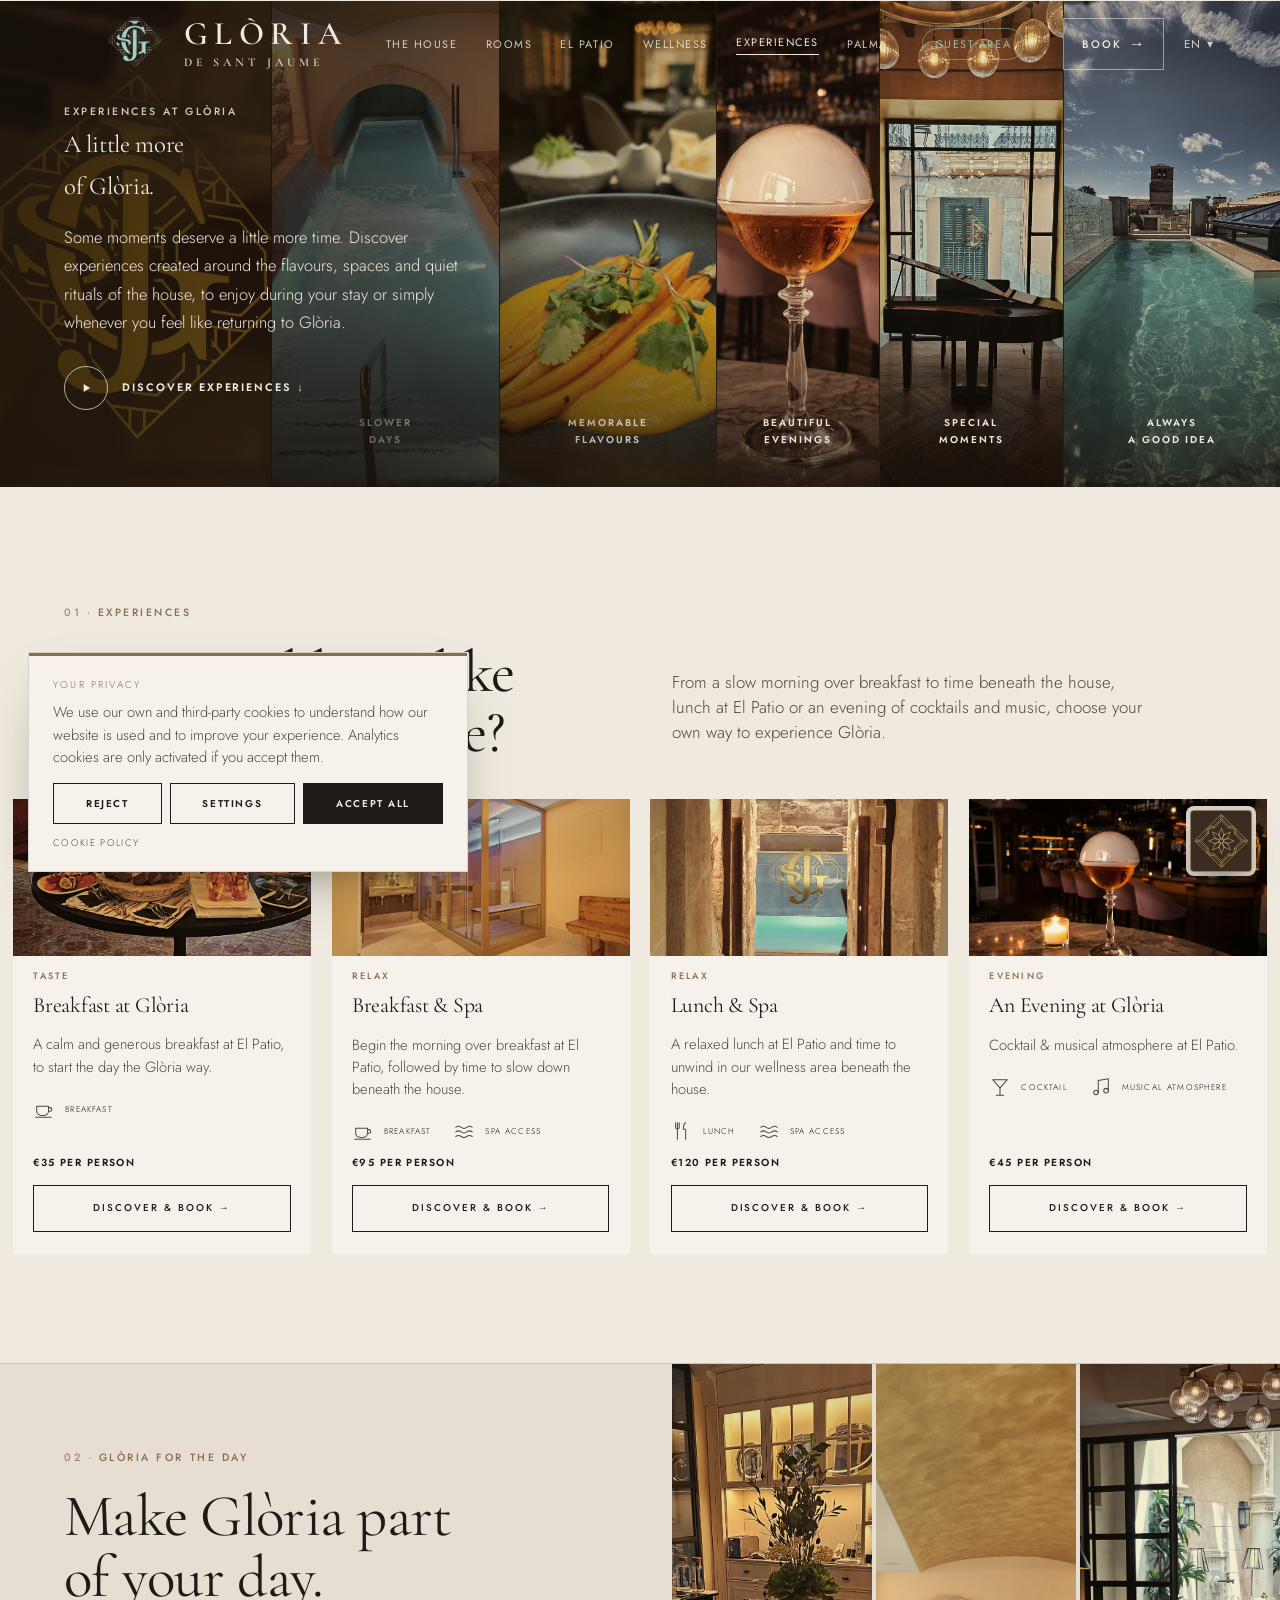
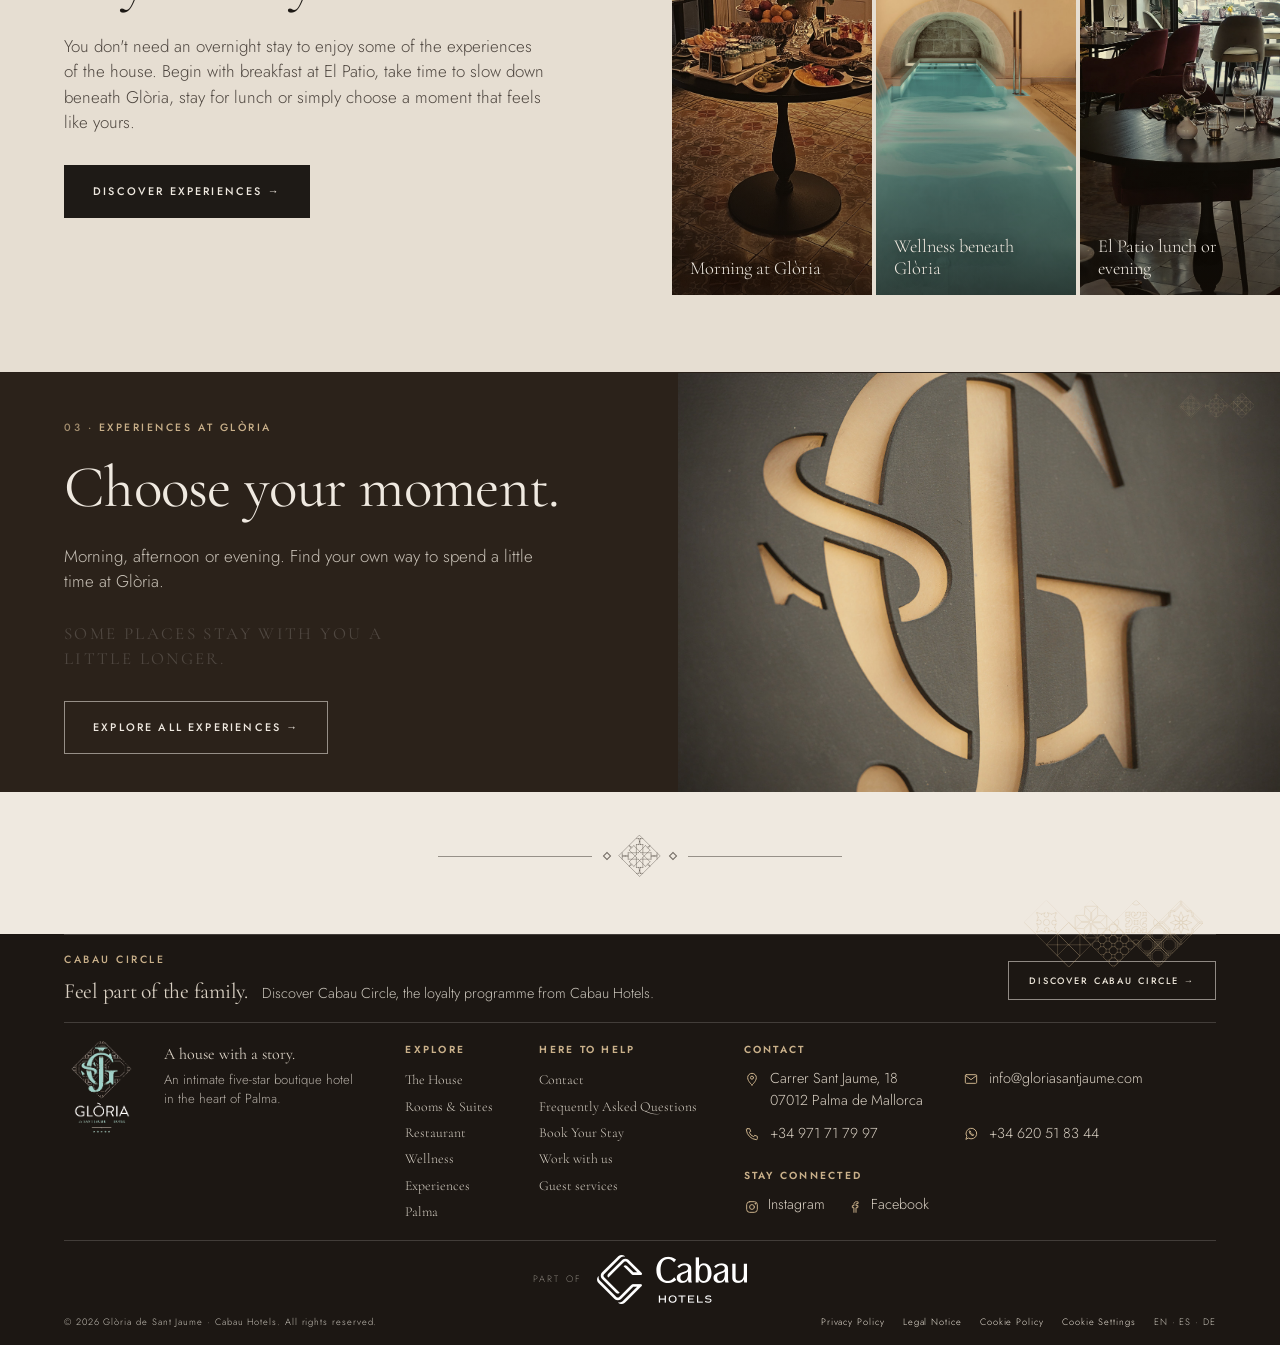
<file: experiences.html>
<!doctype html>
<html lang="en">
<head>
<meta charset="utf-8">
<meta name="viewport" content="width=device-width, initial-scale=1, viewport-fit=cover">
<meta name="robots" content="noindex,nofollow">
<title>Experiences · Glòria de Sant Jaume</title>
<meta name="description" content="A little more of Glòria — experiences created around the flavours, spaces and quiet rituals of the house.">
<link rel="icon" type="image/png" sizes="64x64" href="img/favicon.png?v=02558355">
<link rel="apple-touch-icon" href="img/apple-touch-icon.png?v=4d293441">
<meta name="theme-color" content="#534134">
<link rel="preconnect" href="https://fonts.googleapis.com">
<link rel="preconnect" href="https://fonts.gstatic.com" crossorigin>
<link rel="stylesheet" href="https://fonts.googleapis.com/css2?family=Cormorant+Garamond:ital,wght@0,400;0,500;0,600;1,400;1,500&family=Jost:wght@300;400;500;600&display=swap">
<link rel="stylesheet" href="css/styles.css?v=75">
<link rel="stylesheet" href="css/concierge.css?v=3">
<link rel="stylesheet" href="css/requests.css?v=3">
<link rel="stylesheet" href="css/web2.css?v=3">
<style>
  .exp-hero{position:relative;min-height:74vh;display:flex;align-items:center;color:var(--cream);
    margin-top:-88px;padding-top:88px;overflow:hidden;isolation:isolate;background:#33271d}
  .exp-hero .strip{position:absolute;inset:0;z-index:-2;display:flex}
  .exp-hero .strip .imgframe{height:100%}
  .exp-hero::before{content:"";position:absolute;inset:0;z-index:-1;
    background:linear-gradient(90deg,rgba(25,18,12,.78),rgba(25,18,12,.5) 40%,rgba(25,18,12,.15))}
  .price{font-family:var(--sans);font-size:.62rem;letter-spacing:.14em;text-transform:uppercase;color:var(--ink);margin:6px 0 12px;font-weight:600}
  .fam-icons{font-family:var(--sans);font-size:.56rem;letter-spacing:.12em;text-transform:uppercase;color:var(--muted);margin:2px 0 6px}
</style>
<!--seo:start-->
<meta property="og:type" content="website">
<meta property="og:site_name" content="Glòria de Sant Jaume">
<meta property="og:title" content="Experiences · Glòria de Sant Jaume">
<meta property="og:description" content="A little more of Glòria — experiences created around the flavours, spaces and quiet rituals of the house.">
<meta property="og:url" content="https://web2.hotelgloria.es/experiences.html">
<meta property="og:image" content="https://web2.hotelgloria.es/img/cistern-pool-spa-experience-palma.jpg">
<meta name="twitter:card" content="summary_large_image">
<meta name="twitter:title" content="Experiences · Glòria de Sant Jaume">
<meta name="twitter:description" content="A little more of Glòria — experiences created around the flavours, spaces and quiet rituals of the house.">
<meta name="twitter:image" content="https://web2.hotelgloria.es/img/cistern-pool-spa-experience-palma.jpg">
<script type="application/ld+json">{"@context": "https://schema.org", "@graph": [{"@type": "WebPage", "@id": "https://web2.hotelgloria.es/experiences.html#webpage", "url": "https://web2.hotelgloria.es/experiences.html", "name": "Experiences · Glòria de Sant Jaume", "description": "A little more of Glòria — experiences created around the flavours, spaces and quiet rituals of the house.", "inLanguage": "en", "isPartOf": {"@type": "WebSite", "@id": "https://web2.hotelgloria.es/#website", "url": "https://web2.hotelgloria.es/", "name": "Glòria de Sant Jaume"}, "about": {"@id": "https://web2.hotelgloria.es/#hotel"}, "primaryImageOfPage": {"@type": "ImageObject", "url": "https://web2.hotelgloria.es/img/cistern-pool-spa-experience-palma.jpg"}}, {"@type": "BreadcrumbList", "itemListElement": [{"@type": "ListItem", "position": 1, "name": "Glòria de Sant Jaume", "item": "https://web2.hotelgloria.es/"}, {"@type": "ListItem", "position": 2, "name": "Experiences", "item": "https://web2.hotelgloria.es/experiences.html"}]}, {"@type": "Hotel", "@id": "https://web2.hotelgloria.es/#hotel", "name": "Hotel Glòria de Sant Jaume", "url": "https://web2.hotelgloria.es/", "telephone": "+34 971 71 79 97", "email": "info@gloriasantjaume.com", "address": {"@type": "PostalAddress", "streetAddress": "Carrer Sant Jaume, 18", "postalCode": "07012", "addressLocality": "Palma", "addressRegion": "Illes Balears", "addressCountry": "ES"}, "geo": {"@type": "GeoCoordinates", "latitude": 39.5733526, "longitude": 2.6480637}, "starRating": {"@type": "Rating", "ratingValue": "5"}, "brand": {"@type": "Brand", "name": "Cabau Hotels", "url": "https://cabauhotels.com/"}, "sameAs": ["https://www.instagram.com/hotelgloriasantjaume", "https://www.facebook.com/hotelgloriasantjaume"]}]}</script>
<!--seo:end-->
</head>
<body>

<header class="site-header on-hero" id="header">
  <div class="header-in">
    <button class="nav-toggle" aria-label="Menu">☰</button>
    <a class="logo" href="index.html"><img class="emblem emblem-light" src="img/emblem-light.png?v=4a5503ec" alt=""><img class="emblem emblem-dark" src="img/emblem-dark.png?v=d326d00e" alt=""><span class="txt"><span class="l1">GLÒRIA</span><span class="l2">de Sant Jaume</span></span></a>
    <nav class="main-nav">
      <a href="the-house.html">The House</a>
      <a href="rooms.html">Rooms</a>
      <a href="el-patio.html">El Patio</a>
      <a href="wellness.html">Wellness</a>
      <a href="experiences.html" class="active">Experiences</a>
      <a href="palma.html">Palma</a>
      <a class="nav-guest" href="guest.html">Guest area</a>
    </nav>
    <div class="header-right"><a class="btn btn-ghost-light" href="index.html#book" data-book>Book</a><span class="lang">EN ▾</span></div>
  </div>
</header>

<!-- HERO strip -->
<section class="exp-hero">
  <div class="strip">
    <div class="col"><div class="imgframe"><img loading="eager" decoding="async" src="img/brass-gloria-monogram-hotel-palma.jpg?v=5a3a4961" alt="The Glòria monogram in brass"></div></div>
    <div class="col"><div class="imgframe"><img loading="eager" decoding="async" src="img/cistern-pool-spa-experience-palma.jpg?v=f0142dad" alt="The cistern pool of the spa at Glòria"></div><span class="cap">Slower<br>days</span></div>
    <div class="col"><div class="imgframe"><img loading="lazy" decoding="async" src="img/plated-dish-el-patio-dining-room-palma.jpg?v=3395b1b4" alt="A plated dish on a table at El Patio de Glòria, with the dining room behind"></div><span class="cap">Memorable<br>flavours</span></div>
    <div class="col"><div class="imgframe"><img loading="lazy" decoding="async" src="img/signature-cocktail-bar-el-patio-de-gloria.jpg?v=dbf536d9" alt="A signature cocktail on the bar of El Patio de Glòria"></div><span class="cap">Beautiful<br>evenings</span></div>
    <div class="col"><div class="imgframe"><img loading="lazy" decoding="async" src="img/grand-piano-window-el-patio-palma.jpg?v=3fe7198e" alt="The grand piano by the window at El Patio de Glòria"></div><span class="cap">Special<br>moments</span></div>
    <div class="col"><div class="imgframe"><img loading="lazy" decoding="async" src="img/rooftop-pool-sant-jaume-bell-tower-palma.jpg?v=1afc5b62" alt="The rooftop pool of Glòria de Sant Jaume with the Sant Jaume bell tower"></div><span class="cap">Always<br>a good idea</span></div>
  </div>
  <div class="hero-in">
    <span class="eyebrow" style="color:rgba(243,237,226,.85)">Experiences at Glòria</span>
    <h1>A little more<br>of Glòria.</h1>
    <p class="sub" style="max-width:40ch">Some moments deserve a little more time. Discover experiences created around the flavours, spaces and quiet rituals of the house, to enjoy during your stay or simply whenever you feel like returning to Glòria.</p>
    <div class="stack-cta"><a class="exp-play" href="#collection"><span class="ring"><svg viewBox="0 0 24 24" width="14" height="14" fill="currentColor" aria-hidden="true"><path d="M8 5v14l11-7z"/></svg></span>Discover experiences ↓</a></div>
  </div>
</section>

<!-- 02 COLLECTION -->
<section class="section" id="collection">
  <div class="wrap">
    <div class="two-col" style="align-items:flex-end">
      <div><span class="eyebrow">Experiences</span><h2 style="margin-bottom:0">How would you like<br>to spend your time?</h2></div>
      <p class="muted">From a slow morning over breakfast to time beneath the house, lunch at El Patio or an evening of cocktails and music, choose your own way to experience Glòria.</p>
    </div>
    <div class="photo-cards cols-4">
      <div class="pc"><div class="imgframe"><img loading="lazy" decoding="async" src="img/breakfast-table-courtyard-hotel-gloria-palma.jpg?v=5ea087cc" alt="The breakfast table at Glòria de Sant Jaume"></div><span class="eyebrow">Taste</span><h3>Breakfast at Glòria</h3><p>A calm and generous breakfast at El Patio, to start the day the Glòria way.</p><div class="fam-icons"><span><svg viewBox="0 0 24 24" width="22" height="22" fill="none" stroke="currentColor" stroke-width="1.1" stroke-linecap="round" stroke-linejoin="round" aria-hidden="true"><path d="M4 9h13v5a5 5 0 0 1-5 5H9a5 5 0 0 1-5-5z"/><path d="M17 10.5h1.5a2 2 0 0 1 0 4H17"/><path d="M3 21h17"/></svg>Breakfast</span></div><div class="price">€35 per person</div><a class="btn btn-ghost exp-book" href="mailto:reservas@gloriasantjaume.com?subject=Breakfast%20at%20Gl%C3%B2ria" data-track="experience_enquiry">Discover &amp; book →</a></div>
      <div class="pc"><div class="imgframe"><img loading="lazy" decoding="async" src="img/breakfast-and-spa-experience-palma.jpg?v=5097f62e" alt="Breakfast and spa experience at Glòria de Sant Jaume"></div><span class="eyebrow">Relax</span><h3>Breakfast &amp; Spa</h3><p>Begin the morning over breakfast at El Patio, followed by time to slow down beneath the house.</p><div class="fam-icons"><span><svg viewBox="0 0 24 24" width="22" height="22" fill="none" stroke="currentColor" stroke-width="1.1" stroke-linecap="round" stroke-linejoin="round" aria-hidden="true"><path d="M4 9h13v5a5 5 0 0 1-5 5H9a5 5 0 0 1-5-5z"/><path d="M17 10.5h1.5a2 2 0 0 1 0 4H17"/><path d="M3 21h17"/></svg>Breakfast</span><span><svg viewBox="0 0 24 24" width="22" height="22" fill="none" stroke="currentColor" stroke-width="1.1" stroke-linecap="round" stroke-linejoin="round" aria-hidden="true"><path d="M3 8c2-1.5 4-1.5 6 0s4 1.5 6 0 4-1.5 6 0M3 13c2-1.5 4-1.5 6 0s4 1.5 6 0 4-1.5 6 0M3 18c2-1.5 4-1.5 6 0s4 1.5 6 0 4-1.5 6 0"/></svg>Spa access</span></div><div class="price">€95 per person</div><a class="btn btn-ghost exp-book" href="mailto:reservas@gloriasantjaume.com?subject=Breakfast%20%26%20Spa" data-track="experience_enquiry">Discover &amp; book →</a></div>
      <div class="pc"><div class="imgframe"><img loading="lazy" decoding="async" src="img/lunch-and-spa-experience-palma.jpg?v=5d0c92d5" alt="Lunch and spa experience at Glòria de Sant Jaume"></div><span class="eyebrow">Relax</span><h3>Lunch &amp; Spa</h3><p>A relaxed lunch at El Patio and time to unwind in our wellness area beneath the house.</p><div class="fam-icons"><span><svg viewBox="0 0 24 24" width="22" height="22" fill="none" stroke="currentColor" stroke-width="1.1" stroke-linecap="round" stroke-linejoin="round" aria-hidden="true"><path d="M7 3v8M5 3v5a2 2 0 0 0 4 0V3M7 11v10M16 3c-2 1-2.5 4-2.5 7h2.5v11"/></svg>Lunch</span><span><svg viewBox="0 0 24 24" width="22" height="22" fill="none" stroke="currentColor" stroke-width="1.1" stroke-linecap="round" stroke-linejoin="round" aria-hidden="true"><path d="M3 8c2-1.5 4-1.5 6 0s4 1.5 6 0 4-1.5 6 0M3 13c2-1.5 4-1.5 6 0s4 1.5 6 0 4-1.5 6 0M3 18c2-1.5 4-1.5 6 0s4 1.5 6 0 4-1.5 6 0"/></svg>Spa access</span></div><div class="price">€120 per person</div><a class="btn btn-ghost exp-book" href="mailto:reservas@gloriasantjaume.com?subject=Lunch%20%26%20Spa" data-track="experience_enquiry">Discover &amp; book →</a></div>
      <div class="pc"><div class="imgframe"><img loading="lazy" decoding="async" src="img/evening-cocktail-candlelight-el-patio.jpg?v=6f8ba4ef" alt="A cocktail by candlelight at the bar of El Patio de Glòria in the evening"></div><span class="eyebrow">Evening</span><h3>An Evening at Glòria</h3><p>Cocktail &amp; musical atmosphere at El Patio.</p><div class="fam-icons"><span><svg viewBox="0 0 24 24" width="22" height="22" fill="none" stroke="currentColor" stroke-width="1.1" stroke-linecap="round" stroke-linejoin="round" aria-hidden="true"><path d="M4 4h16l-8 9z"/><path d="M12 13v7M8 21h8"/></svg>Cocktail</span><span><svg viewBox="0 0 24 24" width="22" height="22" fill="none" stroke="currentColor" stroke-width="1.1" stroke-linecap="round" stroke-linejoin="round" aria-hidden="true"><path d="M9 18V5l11-2v13"/><circle cx="6.5" cy="18" r="2.5"/><circle cx="17.5" cy="16" r="2.5"/></svg>Musical atmosphere</span></div><div class="price">€45 per person</div><a class="btn btn-ghost exp-book" href="mailto:reservas@gloriasantjaume.com?subject=An%20Evening%20at%20Gl%C3%B2ria" data-track="experience_enquiry">Discover &amp; book →</a></div>
    </div>
  </div>
</section>

<!-- 03 GLÒRIA FOR THE DAY -->
<section class="section" style="background:var(--cream-2)">
  <div class="wrap two-col">
    <div>
      <span class="eyebrow">Glòria for the Day</span>
      <h2>Make Glòria part<br>of your day.</h2>
      <p class="muted">You don't need an overnight stay to enjoy some of the experiences of the house. Begin with breakfast at El Patio, take time to slow down beneath Glòria, stay for lunch or simply choose a moment that feels like yours.</p>
      <div class="stack-cta"><a class="btn btn-dark" href="#collection">Discover experiences →</a></div>
    </div>
    <div class="day-strip">
      <div><div class="imgframe" style="aspect-ratio:3/4"><img loading="lazy" decoding="async" src="img/breakfast-buffet-morning-hotel-gloria-palma.jpg?v=875c9412" alt="The breakfast buffet at Glòria de Sant Jaume in the morning"></div><div class="cap" style="font-family:var(--sans);font-size:.58rem;letter-spacing:.14em;text-transform:uppercase;color:var(--muted);margin-top:10px">Morning <span style="font-family:var(--serif);text-transform:none;letter-spacing:0;font-style:italic">at Glòria</span></div></div>
      <div><div class="imgframe" style="aspect-ratio:3/4"><img loading="lazy" decoding="async" src="img/wellness-cistern-pool-hotel-gloria.jpg?v=2385bbb1" alt="Wellness in the cistern pool beneath Glòria"></div><div class="cap" style="font-family:var(--sans);font-size:.58rem;letter-spacing:.14em;text-transform:uppercase;color:var(--muted);margin-top:10px">Wellness <span style="font-family:var(--serif);text-transform:none;letter-spacing:0;font-style:italic">beneath Glòria</span></div></div>
      <div><div class="imgframe" style="aspect-ratio:3/4"><img loading="lazy" decoding="async" src="img/el-patio-courtyard-dining-palma.jpg?v=55e86a82" alt="Dining in the courtyard of El Patio de Glòria"></div><div class="cap" style="font-family:var(--sans);font-size:.58rem;letter-spacing:.14em;text-transform:uppercase;color:var(--muted);margin-top:10px">El Patio <span style="font-family:var(--serif);text-transform:none;letter-spacing:0;font-style:italic">lunch or evening</span></div></div>
    </div>
  </div>
</section>

<!-- 04 CLOSING -->
<section class="section moment-sec">
  <span class="brand-orn orn-tr orn-dark" aria-hidden="true"><svg viewBox="0 0 154.0 51.3" fill="none" stroke="currentColor" stroke-width=".6" stroke-linecap="round" stroke-linejoin="round" aria-hidden="true"><defs><clipPath id="oc1"><rect x="-0.45" y="-0.45" width="37.1" height="37.1"/></clipPath></defs><g clip-path="url(#oc1)" transform="translate(25.7 25.7) rotate(45) translate(-18.15 -18.15)"><path d="M5.28 33.89 L17.91 46.52 L30.54 33.89 L17.91 21.26z" stroke-width="0.47"/><path d="M-0.24 0.2h36.21v36.21h-36.21z" stroke-width="0.47"/><path d="M2.56 2.99h30.62v30.62h-30.62z" stroke-width="0.47"/><path d="M25.53 31.65C26.87 31.65 27.99 30.37 28.24 28.67M28.24 28.67C29.94 28.43 31.22 27.3 31.22 25.96M31.22 25.96C31.22 24.61 29.94 23.49 28.24 23.24M28.24 23.24C27.99 21.55 26.87 20.27 25.53 20.27M25.53 20.27C24.18 20.27 23.06 21.55 22.81 23.24M22.81 23.24C21.12 23.49 19.84 24.61 19.84 25.96M19.84 25.96C19.84 27.3 21.12 28.43 22.81 28.67M22.81 28.67C23.06 30.37 24.18 31.65 25.53 31.65" stroke-width="0.47"/><path d="M25.53 33.61C21.3 33.61 17.87 30.19 17.87 25.96M17.87 25.96C17.87 21.73 21.3 18.3 25.53 18.3M25.53 18.3C29.75 18.3 33.18 21.73 33.18 25.96M33.18 25.96C33.18 30.19 29.75 33.61 25.53 33.61" stroke-width="0.47"/><path d="M25.53 16.34C26.87 16.34 27.99 15.06 28.24 13.36M28.24 13.36C29.94 13.12 31.22 11.99 31.22 10.65M31.22 10.65C31.22 9.3 29.94 8.18 28.24 7.93M28.24 7.93C27.99 6.24 26.87 4.96 25.53 4.96M25.53 4.96C24.18 4.96 23.06 6.24 22.81 7.93M22.81 7.93C21.12 8.18 19.84 9.3 19.84 10.65M19.84 10.65C19.84 11.99 21.12 13.12 22.81 13.36M22.81 13.36C23.06 15.06 24.18 16.34 25.53 16.34" stroke-width="0.47"/><path d="M25.53 18.3C21.3 18.3 17.87 14.88 17.87 10.65M17.87 10.65C17.87 6.42 21.3 2.99 25.53 2.99M25.53 2.99C29.75 2.99 33.18 6.42 33.18 10.65M33.18 10.65C33.18 14.88 29.75 18.3 25.53 18.3" stroke-width="0.47"/><path d="M10.22 31.65C11.56 31.65 12.68 30.37 12.93 28.67M12.93 28.67C14.63 28.43 15.91 27.3 15.91 25.96M15.91 25.96C15.91 24.61 14.63 23.49 12.93 23.24M12.93 23.24C12.68 21.55 11.56 20.27 10.22 20.27M10.22 20.27C8.87 20.27 7.75 21.55 7.5 23.24M7.5 23.24C5.81 23.49 4.53 24.61 4.53 25.96M4.53 25.96C4.53 27.3 5.81 28.43 7.5 28.67M7.5 28.67C7.75 30.37 8.87 31.65 10.22 31.65" stroke-width="0.47"/><path d="M10.22 33.61C5.99 33.61 2.56 30.19 2.56 25.96M2.56 25.96C2.56 21.73 5.99 18.3 10.22 18.3M10.22 18.3C14.44 18.3 17.87 21.73 17.87 25.96M17.87 25.96C17.87 30.19 14.44 33.61 10.22 33.61" stroke-width="0.47"/><path d="M10.22 16.34C11.56 16.34 12.68 15.06 12.93 13.36M12.93 13.36C14.63 13.12 15.91 11.99 15.91 10.65M15.91 10.65C15.91 9.3 14.63 8.18 12.93 7.93M12.93 7.93C12.68 6.24 11.56 4.96 10.22 4.96M10.22 4.96C8.87 4.96 7.75 6.24 7.5 7.93M7.5 7.93C5.81 8.18 4.53 9.3 4.53 10.65M4.53 10.65C4.53 11.99 5.81 13.12 7.5 13.36M7.5 13.36C7.75 15.06 8.87 16.34 10.22 16.34" stroke-width="0.47"/><path d="M10.22 18.3C5.99 18.3 2.56 14.88 2.56 10.65M2.56 10.65C2.56 6.42 5.99 2.99 10.22 2.99M10.22 2.99C14.44 2.99 17.87 6.42 17.87 10.65M17.87 10.65C17.87 14.88 14.44 18.3 10.22 18.3" stroke-width="0.47"/></g><g clip-path="url(#oc1)" transform="translate(77.0 25.7) rotate(45) translate(-18.15 -18.15)"><path d="M-0.31 0.35h36.21v36.21h-36.21z" stroke-width="0.47"/><path d="M18.75 4.23L21.81 4.23M21.81 4.23L21.81 16.8" stroke-width="0.47"/><path d="M13.79 16.8L13.79 4.22M13.79 4.22L16.84 4.22" stroke-width="0.47"/><path d="M3.56 17.51L3.56 14.45M3.56 14.45L16.12 14.45" stroke-width="0.47"/><path d="M21.81 16.8L30.7 25.69M30.7 25.69L28.54 27.85M28.54 27.85L28.54 27.85M28.54 27.85L30.49 31.15M30.49 31.15L27.19 29.2M27.19 29.2L27.19 29.2M27.19 29.2L25.03 31.36M25.03 31.36L16.13 22.47M16.13 22.47L3.56 22.47M3.56 22.47L3.56 19.41" stroke-width="0.47"/><path d="M4.91 25.68L13.79 16.8" stroke-width="0.47"/><path d="M32.03 19.41L32.03 22.47M32.03 22.47L19.46 22.47M19.46 22.47L10.58 31.34" stroke-width="0.47"/><path d="M10.58 5.58L19.46 14.45M19.46 14.45L32.03 14.45M32.03 14.45L32.03 17.51" stroke-width="0.47"/><path d="M13.79 20.12L4.92 11.26" stroke-width="0.47"/><path d="M16.84 32.7L13.79 32.7M13.79 32.7L13.79 20.12" stroke-width="0.47"/><path d="M16.12 14.46L25.03 5.56M25.03 5.56L27.19 7.72M27.19 7.72L27.19 7.72M27.19 7.72L30.48 5.77M30.48 5.77L28.54 9.07M28.54 9.07L28.54 9.07M28.54 9.07L30.7 11.23M30.7 11.23L21.81 20.12M21.81 20.12L21.81 32.7M21.81 32.7L18.75 32.7" stroke-width="0.47"/><path d="M32.03 19.41L35.74 18.46M35.74 18.46L32.03 17.51" stroke-width="0.47"/><path d="M3.56 17.51L-0.15 18.46M-0.15 18.46L3.56 19.41" stroke-width="0.47"/><path d="M18.75 4.23L17.79 0.52M17.79 0.52L16.84 4.23" stroke-width="0.47"/><path d="M16.84 32.7L17.79 36.4M17.79 36.4L18.75 32.7" stroke-width="0.47"/><path d="M35.89 5.97L33.76 3.85M33.76 3.85L30.47 5.79M30.47 5.79L32.42 2.5M32.42 2.5L32.42 2.5M32.42 2.5L30.28 0.36" stroke-width="0.47"/><path d="M35.88 30.96L33.76 33.08M33.76 33.08L33.76 33.08M33.76 33.08L30.47 31.13M30.47 31.13L32.42 34.43M32.42 34.43L30.3 36.54" stroke-width="0.47"/><path d="M-0.31 30.92L1.85 33.08M1.85 33.08L1.85 33.08M1.85 33.08L5.15 31.13M5.15 31.13L3.2 34.43M3.2 34.43L3.2 34.43M3.2 34.43L5.31 36.53" stroke-width="0.47"/><path d="M-0.31 6.01L1.85 3.85M1.85 3.85L1.85 3.85M1.85 3.85L5.15 5.79M5.15 5.79L3.2 2.5M3.2 2.5L3.2 2.5M3.2 2.5L5.33 0.37" stroke-width="0.47"/><path d="M4.92 11.23L7.08 9.07M7.08 9.07L7.08 9.07M7.08 9.07L5.13 5.77M5.13 5.77L8.43 7.72M8.43 7.72L8.43 7.72M8.43 7.72L10.55 5.6" stroke-width="0.47"/><path d="M10.57 31.33L8.43 29.2M8.43 29.2L8.43 29.2M8.43 29.2L5.14 31.15M5.14 31.15L7.08 27.85M7.08 27.85L7.08 27.85M7.08 27.85L4.92 25.69" stroke-width="0.47"/></g><g clip-path="url(#oc1)" transform="translate(128.3 25.7) rotate(45) translate(-18.15 -18.15)"><path d="M0.1 0.12h36.19v36.19h-36.19z" stroke-width="0.47"/><path d="M24.21 0.12h12.08v12.08h-12.08z" stroke-width="0.47"/><path d="M24.21 12.17h12.08v12.08h-12.08z" stroke-width="0.47"/><path d="M24.21 24.23h12.08v12.08h-12.08z" stroke-width="0.47"/><path d="M12.16 0.12h12.08v12.08h-12.08z" stroke-width="0.47"/><path d="M12.16 12.17h12.08v12.08h-12.08z" stroke-width="0.47"/><path d="M12.16 24.23h12.08v12.08h-12.08z" stroke-width="0.47"/><path d="M0.08 0.12h12.08v12.08h-12.08z" stroke-width="0.47"/><path d="M0.08 12.17h12.08v12.08h-12.08z" stroke-width="0.47"/><path d="M0.08 24.23h12.08v12.08h-12.08z" stroke-width="0.47"/><path d="M12.16 12.17L5.92 18.21M5.92 18.21L0.08 12.17M0.08 12.17L12.16 0.12M12.16 0.12L18.2 6.16M18.2 6.16L12.16 12.17" stroke-width="0.47"/><path d="M5.92 18.21L12.15 24.23M12.15 24.23L0.08 24.23M0.08 24.23L5.92 18.21" stroke-width="0.47"/><path d="M12.16 24.23L18.2 30.47M18.2 30.47L12.16 36.31M12.16 36.31L0.08 24.23" stroke-width="0.47"/><path d="M24.23 24.23L18.19 30.47M18.19 30.47L24.23 36.31M24.23 36.31L36.29 24.23M36.29 24.23L30.25 18.21M30.25 18.21L24.23 24.23" stroke-width="0.47"/><path d="M24.23 12.17L18.19 6.16M18.19 6.16L24.23 0.12M24.23 0.12L36.29 12.17M36.29 12.17L30.25 18.21M30.25 18.21L24.23 12.17" stroke-width="0.47"/><path d="M-0.44 5.71 L-13.07 18.34 L-0.44 30.97 L12.19 18.34z" stroke-width="0.47"/></g></svg></span><!--/orn-->
  <div class="wrap two-col">
    <div>
    <span class="eyebrow">Experiences at Glòria</span>
    <h2>Choose your moment.</h2>
    <p class="muted">Morning, afternoon or evening. Find your own way to spend a little time at Glòria.</p>
    <p class="serif-lead moment-quote">Some places stay with you a little longer.</p>
    <div class="stack-cta"><a class="btn btn-ghost-light" href="#collection">Explore all experiences →</a></div>
    </div>
    <div class="imgframe"><img loading="lazy" decoding="async" src="img/gloria-monogram-brass-on-stone.jpg?v=d985e010" alt="The Glòria monogram in brass on stone"></div>
  </div>
</section>


<div class="tr-band" aria-hidden="true"><div class="tile-rule tr-dots"><i class="dot"></i><span class="d"><svg aria-hidden="true" focusable="false" xmlns="http://www.w3.org/2000/svg" viewBox="-0.5 -0.5 37.3 37.3" fill="none" stroke="currentColor" stroke-linecap="round" stroke-linejoin="round"><path d="M-0.31 0.35h36.21v36.21h-36.21z" stroke-width="0.47"/><path d="M18.75 4.23L21.81 4.23M21.81 4.23L21.81 16.8" stroke-width="0.47"/><path d="M13.79 16.8L13.79 4.22M13.79 4.22L16.84 4.22" stroke-width="0.47"/><path d="M3.56 17.51L3.56 14.45M3.56 14.45L16.12 14.45" stroke-width="0.47"/><path d="M21.81 16.8L30.7 25.69M30.7 25.69L28.54 27.85M28.54 27.85L28.54 27.85M28.54 27.85L30.49 31.15M30.49 31.15L27.19 29.2M27.19 29.2L27.19 29.2M27.19 29.2L25.03 31.36M25.03 31.36L16.13 22.47M16.13 22.47L3.56 22.47M3.56 22.47L3.56 19.41" stroke-width="0.47"/><path d="M4.91 25.68L13.79 16.8" stroke-width="0.47"/><path d="M32.03 19.41L32.03 22.47M32.03 22.47L19.46 22.47M19.46 22.47L10.58 31.34" stroke-width="0.47"/><path d="M10.58 5.58L19.46 14.45M19.46 14.45L32.03 14.45M32.03 14.45L32.03 17.51" stroke-width="0.47"/><path d="M13.79 20.12L4.92 11.26" stroke-width="0.47"/><path d="M16.84 32.7L13.79 32.7M13.79 32.7L13.79 20.12" stroke-width="0.47"/><path d="M16.12 14.46L25.03 5.56M25.03 5.56L27.19 7.72M27.19 7.72L27.19 7.72M27.19 7.72L30.48 5.77M30.48 5.77L28.54 9.07M28.54 9.07L28.54 9.07M28.54 9.07L30.7 11.23M30.7 11.23L21.81 20.12M21.81 20.12L21.81 32.7M21.81 32.7L18.75 32.7" stroke-width="0.47"/><path d="M32.03 19.41L35.74 18.46M35.74 18.46L32.03 17.51" stroke-width="0.47"/><path d="M3.56 17.51L-0.15 18.46M-0.15 18.46L3.56 19.41" stroke-width="0.47"/><path d="M18.75 4.23L17.79 0.52M17.79 0.52L16.84 4.23" stroke-width="0.47"/><path d="M16.84 32.7L17.79 36.4M17.79 36.4L18.75 32.7" stroke-width="0.47"/><path d="M35.89 5.97L33.76 3.85M33.76 3.85L30.47 5.79M30.47 5.79L32.42 2.5M32.42 2.5L32.42 2.5M32.42 2.5L30.28 0.36" stroke-width="0.47"/><path d="M35.88 30.96L33.76 33.08M33.76 33.08L33.76 33.08M33.76 33.08L30.47 31.13M30.47 31.13L32.42 34.43M32.42 34.43L30.3 36.54" stroke-width="0.47"/><path d="M-0.31 30.92L1.85 33.08M1.85 33.08L1.85 33.08M1.85 33.08L5.15 31.13M5.15 31.13L3.2 34.43M3.2 34.43L3.2 34.43M3.2 34.43L5.31 36.53" stroke-width="0.47"/><path d="M-0.31 6.01L1.85 3.85M1.85 3.85L1.85 3.85M1.85 3.85L5.15 5.79M5.15 5.79L3.2 2.5M3.2 2.5L3.2 2.5M3.2 2.5L5.33 0.37" stroke-width="0.47"/><path d="M4.92 11.23L7.08 9.07M7.08 9.07L7.08 9.07M7.08 9.07L5.13 5.77M5.13 5.77L8.43 7.72M8.43 7.72L8.43 7.72M8.43 7.72L10.55 5.6" stroke-width="0.47"/><path d="M10.57 31.33L8.43 29.2M8.43 29.2L8.43 29.2M8.43 29.2L5.14 31.15M5.14 31.15L7.08 27.85M7.08 27.85L7.08 27.85M7.08 27.85L4.92 25.69" stroke-width="0.47"/></svg></span><i class="dot"></i></div></div>

<!-- FOOTER -->
<footer class="footer">
  <span class="brand-orn orn-foot" aria-hidden="true"><svg viewBox="0 0 205.3 77.0" fill="none" stroke="currentColor" stroke-width=".6" stroke-linecap="round" stroke-linejoin="round" aria-hidden="true"><defs><clipPath id="oc2"><rect x="-0.45" y="-0.45" width="37.1" height="37.1"/></clipPath></defs><g clip-path="url(#oc2)" transform="translate(25.7 25.7) rotate(45) translate(-18.15 -18.15)"><path d="M14.19 17.75C14.19 15.72 15.84 14.07 17.87 14.07M17.87 14.07C19.9 14.07 21.55 15.72 21.55 17.75M21.55 17.75C21.55 19.79 19.9 21.43 17.87 21.43M17.87 21.43C15.84 21.43 14.19 19.79 14.19 17.75M20.33 28.55C21.99 28.17 23.51 27.42 24.8 26.39M24.8 26.39C24.59 26.44 24.37 26.47 24.14 26.47M24.14 26.47C22.62 26.47 21.38 25.23 21.38 23.71M21.38 23.71C21.38 22.19 22.62 20.95 24.14 20.95M24.14 20.95C25.66 20.95 26.9 22.19 26.9 23.71M26.9 23.71C26.9 23.89 26.88 24.06 26.85 24.23M26.85 24.23C27.7 23.05 28.33 21.7 28.66 20.23M28.66 20.23L28.66 20.24M28.66 20.24C30.88 19.92 33.46 17.76 33.46 17.76M33.46 17.76L33.46 17.75M33.46 17.75L33.46 17.75M33.46 17.75C33.46 17.75 30.88 15.58 28.66 15.27M28.66 15.27L28.66 15.27M28.66 15.27C28.33 13.81 27.7 12.46 26.85 11.28M26.85 11.28C26.88 11.45 26.9 11.62 26.9 11.8M26.9 11.8C26.9 13.32 25.66 14.56 24.14 14.56M24.14 14.56C22.62 14.56 21.38 13.32 21.38 11.8M21.38 11.8C21.38 10.28 22.62 9.04 24.14 9.04M24.14 9.04C24.37 9.04 24.59 9.07 24.8 9.12M24.8 9.12C23.51 8.09 21.99 7.34 20.33 6.96M20.33 6.96C19.95 4.78 17.88 2.31 17.88 2.31M17.88 2.31L17.87 2.31M17.87 2.31L17.86 2.31M17.86 2.31C17.86 2.31 15.79 4.78 15.41 6.96M15.41 6.96C13.75 7.34 12.23 8.09 10.94 9.12M10.94 9.12C11.15 9.07 11.38 9.04 11.6 9.04M11.6 9.04C13.13 9.04 14.36 10.28 14.36 11.8M14.36 11.8C14.36 13.32 13.13 14.56 11.6 14.56M11.6 14.56C10.08 14.56 8.84 13.32 8.84 11.8M8.84 11.8C8.84 11.62 8.86 11.45 8.89 11.28M8.89 11.28C8.04 12.46 7.42 13.81 7.08 15.27M7.08 15.27L7.08 15.27M7.08 15.27C4.86 15.58 2.28 17.75 2.28 17.75M2.28 17.75L2.28 17.75M2.28 17.75L2.28 17.76M2.28 17.76C2.28 17.76 4.86 19.92 7.08 20.24M7.08 20.24L7.08 20.23M7.08 20.23C7.42 21.7 8.04 23.05 8.89 24.23M8.89 24.23C8.86 24.06 8.84 23.89 8.84 23.71M8.84 23.71C8.84 22.19 10.08 20.95 11.6 20.95M11.6 20.95C13.13 20.95 14.36 22.19 14.36 23.71M14.36 23.71C14.36 25.23 13.13 26.47 11.6 26.47M11.6 26.47C11.38 26.47 11.15 26.44 10.94 26.39M10.94 26.39C12.23 27.42 13.75 28.17 15.41 28.55M15.41 28.55C15.79 30.73 17.86 33.2 17.86 33.2M17.86 33.2L17.87 33.2M17.87 33.2L17.88 33.2M17.88 33.2C17.88 33.2 19.95 30.73 20.33 28.55" stroke-width="0.47"/><path d="M-0.2 -0.36h36.21v36.21h-36.21z" stroke-width="0.47"/></g><g clip-path="url(#oc2)" transform="translate(77.0 25.7) rotate(45) translate(-18.15 -18.15)"><path d="M24.67 0.48 L18.14 6.32 L18.14 16.53 L24.67 10z" stroke-width="0.47"/><path d="M34.73 10.72 L25.98 10.24 L18.76 17.45 L28 17.45z" stroke-width="0.47"/><path d="M34.61 25.08 L28.76 18.55 L18.55 18.55 L25.08 25.08z" stroke-width="0.47"/><path d="M24.37 35.14 L24.85 26.39 L17.63 19.17 L17.63 28.4z" stroke-width="0.47"/><path d="M10.01 35.01 L16.54 29.17 L16.54 18.96 L10.01 25.49z" stroke-width="0.47"/><path d="M-0.05 24.77 L8.7 25.25 L15.92 18.04 L6.68 18.04z" stroke-width="0.47"/><path d="M0.08 10.41 L5.92 16.94 L16.13 16.94 L9.6 10.41z" stroke-width="0.47"/><path d="M10.32 0.35 L9.83 9.1 L17.05 16.32 L17.05 7.09z" stroke-width="0.47"/><path d="M-0.77 -0.36h36.21v36.21h-36.21z" stroke-width="0.47"/><path d="M24.85 -0.36L35.45 10.24" stroke-width="0.47"/><path d="M24.85 35.85L35.45 25.25" stroke-width="0.47"/><path d="M9.83 35.85L-0.77 25.25" stroke-width="0.47"/><path d="M9.83 -0.36L-0.77 10.24" stroke-width="0.47"/></g><g clip-path="url(#oc2)" transform="translate(128.3 25.7) rotate(45) translate(-18.15 -18.15)"><path d="M-0.17 -0.36h36.21v36.21h-36.21z" stroke-width="0.47"/><path d="M24.81 14.05C24.74 13.81 24.69 13.56 24.69 13.3M24.69 13.3C24.69 11.98 25.77 10.9 27.09 10.9M27.09 10.9C28.42 10.9 29.49 11.98 29.49 13.3M29.49 13.3C29.49 14.07 29.14 14.74 28.58 15.18M28.58 15.18L28.58 15.19M28.58 15.19C27.64 15.94 26.43 16.39 25.12 16.39M25.12 16.39C22.06 16.39 19.57 13.91 19.57 10.84M19.57 10.84C19.57 8.76 20.73 6.94 22.43 5.99M22.43 5.99L22.44 5.99M22.44 5.99C23.71 6.33 24.68 7.37 24.93 8.67M24.93 8.67L24.93 8.67M24.93 8.67C24.13 9.31 23.61 10.3 23.61 11.41M23.61 11.41C23.61 12.46 24.07 13.41 24.81 14.05" stroke-width="0.47"/><path d="M24.81 21.45C24.74 21.68 24.69 21.93 24.69 22.19M24.69 22.19C24.69 23.52 25.77 24.59 27.09 24.59M27.09 24.59C28.42 24.59 29.49 23.52 29.49 22.19M29.49 22.19C29.49 21.43 29.14 20.75 28.58 20.31M28.58 20.31L28.58 20.31M28.58 20.31C27.64 19.55 26.43 19.1 25.12 19.1M25.12 19.1C22.06 19.1 19.57 21.59 19.57 24.65M19.57 24.65C19.57 26.74 20.73 28.56 22.43 29.51M22.43 29.51L22.44 29.51M22.44 29.51C23.71 29.16 24.68 28.13 24.93 26.83M24.93 26.83L24.93 26.83M24.93 26.83C24.13 26.19 23.61 25.2 23.61 24.09M23.61 24.09C23.61 23.03 24.07 22.09 24.81 21.45" stroke-width="0.47"/><path d="M31.29 21.14C31.2 19.46 29.98 18.07 28.37 17.75M28.37 17.75C29.98 17.43 31.2 16.04 31.29 14.35M31.29 14.35L34.34 17.74M34.34 17.74L31.29 21.14" stroke-width="0.47"/><path d="M17.65 14.82L18.22 14.82M18.22 14.82C18.55 16.1 19.55 17.1 20.83 17.43M20.83 17.43L20.83 18.07M20.83 18.07C19.55 18.4 18.55 19.41 18.22 20.68M18.22 20.68L17.65 20.68M17.65 20.68C17.32 19.41 16.32 18.4 15.04 18.07M15.04 18.07L15.04 17.43M15.04 17.43C16.32 17.1 17.32 16.1 17.65 14.82" stroke-width="0.47"/><path d="M11.06 21.45C11.13 21.68 11.18 21.93 11.18 22.19M11.18 22.19C11.18 23.52 10.1 24.59 8.78 24.59M8.78 24.59C7.45 24.59 6.38 23.52 6.38 22.19M6.38 22.19C6.38 21.43 6.73 20.75 7.29 20.31M7.29 20.31L7.29 20.31M7.29 20.31C8.23 19.55 9.44 19.1 10.75 19.1M10.75 19.1C13.81 19.1 16.3 21.59 16.3 24.65M16.3 24.65C16.3 26.74 15.14 28.56 13.44 29.51M13.44 29.51L13.43 29.51M13.43 29.51C12.16 29.16 11.19 28.13 10.94 26.83M10.94 26.83C11.75 26.19 12.26 25.2 12.26 24.09M12.26 24.09C12.26 23.03 11.8 22.09 11.06 21.45" stroke-width="0.47"/><path d="M11.06 14.05C11.13 13.81 11.18 13.56 11.18 13.3M11.18 13.3C11.18 11.98 10.1 10.9 8.78 10.9M8.78 10.9C7.45 10.9 6.38 11.98 6.38 13.3M6.38 13.3C6.38 14.07 6.73 14.74 7.29 15.18M7.29 15.18L7.29 15.19M7.29 15.19C8.23 15.94 9.44 16.39 10.75 16.39M10.75 16.39C13.81 16.39 16.3 13.91 16.3 10.84M16.3 10.84C16.3 8.76 15.14 6.94 13.44 5.99M13.44 5.99L13.43 5.99M13.43 5.99C12.16 6.33 11.19 7.37 10.94 8.67M10.94 8.67L10.94 8.67M10.94 8.67C11.75 9.31 12.26 10.3 12.26 11.41M12.26 11.41C12.26 12.46 11.8 13.41 11.06 14.05" stroke-width="0.47"/><path d="M4.58 14.35C4.67 16.04 5.89 17.42 7.51 17.75M7.51 17.75C5.89 18.07 4.67 19.46 4.58 21.14M4.58 21.14L1.53 17.75M1.53 17.75L4.58 14.35" stroke-width="0.47"/><path d="M17.94 1.53L20.67 3.92M20.67 3.92C19.3 4.3 18.22 5.43 17.93 6.84M17.93 6.84C17.66 5.52 16.71 4.46 15.47 4.01M15.47 4.01L17.94 1.53" stroke-width="0.47"/><path d="M15.47 31.48C16.71 31.03 17.66 29.97 17.93 28.65M17.93 28.65C18.22 30.06 19.3 31.19 20.67 31.57M20.67 31.57L17.94 33.96M17.94 33.96L15.47 31.48" stroke-width="0.47"/><path d="M-0.17 30.15C2.97 30.15 5.53 32.71 5.53 35.85M5.53 35.85L-0.17 35.85M-0.17 35.85L-0.17 30.15" stroke-width="0.47"/><path d="M-0.17 5.34C2.97 5.34 5.53 2.78 5.53 -0.36M5.53 -0.36L-0.17 -0.36M-0.17 -0.36L-0.17 5.34" stroke-width="0.47"/><path d="M36.04 5.34C32.9 5.34 30.35 2.78 30.35 -0.36M30.35 -0.36L36.04 -0.36M36.04 -0.36L36.04 5.34" stroke-width="0.47"/><path d="M36.04 30.15C32.9 30.15 30.35 32.71 30.35 35.85M30.35 35.85L36.04 35.85M36.04 35.85L36.04 30.15" stroke-width="0.47"/></g><g clip-path="url(#oc2)" transform="translate(179.7 25.7) rotate(45) translate(-18.15 -18.15)"><path d="M18.15 19.95C16.98 19.95 16.04 19 16.04 17.84M16.04 17.84C16.04 16.67 16.98 15.72 18.15 15.72M18.15 15.72C19.32 15.72 20.26 16.67 20.26 17.84M20.26 17.84C20.26 19 19.32 19.95 18.15 19.95" stroke-width="0.47"/><path d="M0.05 -0.26h36.19v36.19h-36.19z" stroke-width="0.47"/><path d="M20.1 18.64L24.29 20.38M24.29 20.38L30.2 17.84M30.2 17.84L24.29 15.29M24.29 15.29L20.09 17.03" stroke-width="0.47"/><path d="M18.96 19.79L20.69 23.98M20.69 23.98L26.67 26.35M26.67 26.35L24.29 20.38M24.29 20.38L20.1 18.64" stroke-width="0.47"/><path d="M18.96 19.79L20.69 23.98M20.69 23.98L18.15 29.88M18.15 29.88L15.6 23.98M15.6 23.98L17.34 19.79" stroke-width="0.47"/><path d="M17.34 19.79L15.6 23.98M15.6 23.98L9.63 26.35M9.63 26.35L12.1 20.34M12.1 20.34L16.2 18.64" stroke-width="0.47"/><path d="M16.2 18.64L12.11 20.34M12.11 20.34L6.1 17.83M6.1 17.83L12.01 15.29M12.01 15.29L16.19 17.02" stroke-width="0.47"/><path d="M16.19 17.02L12.01 15.29M12.01 15.29L9.63 9.32M9.63 9.32L15.6 11.69M15.6 11.69L17.34 15.88" stroke-width="0.47"/><path d="M17.34 15.88L15.6 11.69M15.6 11.69L18.15 5.79M18.15 5.79L20.69 11.69M20.69 11.69L18.96 15.88" stroke-width="0.47"/><path d="M18.96 15.88L20.69 11.69M20.69 11.69L26.67 9.32M26.67 9.32L24.29 15.29M24.29 15.29L20.09 17.03" stroke-width="0.47"/><path d="M18.15 34.94C14.01 31.78 14 31.78 13.74 31.78M13.74 31.78L4.2 31.78M4.2 31.78L4.2 22.24M4.2 22.24C4.2 22.07 4.14 21.9 4.04 21.76M4.04 21.76L1.04 17.83M1.04 17.83L4.04 13.9M4.04 13.9C4.14 13.77 4.2 13.6 4.2 13.43M4.2 13.43L4.2 3.88M4.2 3.88L13.74 3.88M13.74 3.88C13.92 3.88 14.08 3.83 14.22 3.72M14.22 3.72L18.15 0.72M18.15 0.72L22.08 3.72M22.08 3.72C22.22 3.83 22.38 3.88 22.55 3.88M22.55 3.88L32.1 3.88M32.1 3.88L32.1 13.43M32.1 13.43C32.1 13.6 32.16 13.77 32.26 13.9M32.26 13.9L35.26 17.83M35.26 17.83L32.26 21.76M32.26 21.76C32.16 21.9 32.1 22.07 32.1 22.24M32.1 22.24L32.1 31.78M32.1 31.78L22.55 31.78M22.55 31.78C22.38 31.78 22.22 31.84 22.08 31.95M22.08 31.95L18.15 34.94M36.27 34.85L33.67 32.24M33.67 32.24L33.67 22.5M33.67 22.5L36.24 19.13M36.25 16.55L33.67 13.16M33.67 13.16L33.67 3.43M33.67 3.43L36.25 0.84M35.14 -0.27L32.56 2.32M32.56 2.32L22.82 2.32M22.82 2.32L19.45 -0.26M16.86 -0.26L13.48 2.32M13.48 2.32L3.74 2.32M3.74 2.32L1.16 -0.26M0.06 0.85L2.63 3.43M2.63 3.43L2.63 13.16M2.63 13.16L0.05 16.54M0.05 19.13L2.63 22.5M2.63 22.5L2.63 32.24M2.63 32.24L0.05 34.82M1.16 35.93L3.74 33.35M3.74 33.35L13.48 33.35M13.48 33.35C14.14 33.85 15.89 35.19 16.86 35.93M19.44 35.93L22.82 33.35M22.82 33.35L32.56 33.35M32.56 33.35L35.15 35.94" stroke-width="0.47"/></g><g clip-path="url(#oc2)" transform="translate(51.3 51.3) rotate(45) translate(-18.15 -18.15)"><path d="M-0.31 -0.23h36.21v36.21h-36.21z" stroke-width="0.47"/><path d="M17.8 17.87h18.11v18.11h-18.11z" stroke-width="0.47"/><path d="M-0.31 -0.23h18.11v18.11h-18.11z" stroke-width="0.47"/><path d="M35.9 -0.23L17.8 -0.23M17.8 -0.23L26.85 8.82M26.85 8.82L35.9 -0.23" stroke-width="0.47"/><path d="M17.8 17.87L35.9 17.87M35.9 17.87L26.85 8.82M26.85 8.82L17.8 17.87" stroke-width="0.47"/><path d="M17.8 17.87L-0.31 17.87M-0.31 17.87L8.74 26.93M8.74 26.93L17.8 17.87" stroke-width="0.47"/><path d="M-0.31 35.98L17.8 35.98M17.8 35.98L8.74 26.93M8.74 26.93L-0.31 35.98" stroke-width="0.47"/></g><g clip-path="url(#oc2)" transform="translate(102.7 51.3) rotate(45) translate(-18.15 -18.15)"><path d="M-0.17 0.2h36.21v36.21h-36.21z" stroke-width="0.47"/><path d="M17.8 6.6L17.8 2.85M17.8 2.85L15.14 0.2M15.14 0.2L11.39 0.2M11.39 0.2L8.74 2.85M8.74 2.85L8.74 6.6M8.74 6.6L11.39 9.25M11.39 9.25L15.14 9.25M15.14 9.25L17.8 6.6" stroke-width="0.47"/><path d="M17.8 15.65L17.8 11.9M17.8 11.9L15.14 9.25M15.14 9.25L11.39 9.25M11.39 9.25L8.74 11.9M8.74 11.9L8.74 15.65M8.74 15.65L11.39 18.3M11.39 18.3L15.14 18.3M15.14 18.3L17.8 15.65" stroke-width="0.47"/><path d="M8.74 6.6L8.74 2.85M8.74 2.85L6.13 0.2M6.13 0.2L2.44 0.2M2.44 0.2L-0.17 2.85M-0.17 2.85L-0.17 6.6M-0.17 6.6L2.44 9.25M2.44 9.25L6.13 9.25M6.13 9.25L8.74 6.6" stroke-width="0.47"/><path d="M8.74 15.65L8.74 11.9M8.74 11.9L6.13 9.25M6.13 9.25L2.44 9.25M2.44 9.25L-0.17 11.9M-0.17 11.9L-0.17 15.65M-0.17 15.65L2.44 18.3M2.44 18.3L6.13 18.3M6.13 18.3L8.74 15.65" stroke-width="0.47"/><path d="M17.94 24.71L17.94 20.96M17.94 20.96L15.28 18.3M15.28 18.3L11.53 18.3M11.53 18.3L8.88 20.96M8.88 20.96L8.88 24.71M8.88 24.71L11.53 27.36M11.53 27.36L15.28 27.36M15.28 27.36L17.94 24.71" stroke-width="0.47"/><path d="M17.8 33.76L17.8 30.01M17.8 30.01L15.14 27.36M15.14 27.36L11.39 27.36M11.39 27.36L8.74 30.01M8.74 30.01L8.74 33.76M8.74 33.76L11.39 36.41M11.39 36.41L15.14 36.41M15.14 36.41L17.8 33.76" stroke-width="0.47"/><path d="M8.88 24.71L8.88 20.96M8.88 20.96L6.23 18.3M6.23 18.3L2.48 18.3M2.48 18.3L-0.17 20.96M-0.17 20.96L-0.17 24.71M-0.17 24.71L2.48 27.36M2.48 27.36L6.23 27.36M6.23 27.36L8.88 24.71" stroke-width="0.47"/><path d="M8.74 33.76L8.74 30.01M8.74 30.01L6.13 27.36M6.13 27.36L2.44 27.36M2.44 27.36L-0.17 30.01M-0.17 30.01L-0.17 33.76M-0.17 33.76L2.44 36.41M2.44 36.41L6.13 36.41M6.13 36.41L8.74 33.76" stroke-width="0.47"/><path d="M35.9 6.6L35.9 2.85M35.9 2.85L33.25 0.2M33.25 0.2L29.5 0.2M29.5 0.2L26.85 2.85M26.85 2.85L26.85 6.6M26.85 6.6L29.5 9.25M29.5 9.25L33.25 9.25M33.25 9.25L35.9 6.6" stroke-width="0.47"/><path d="M35.9 15.65L35.9 11.9M35.9 11.9L33.25 9.25M33.25 9.25L29.5 9.25M29.5 9.25L26.85 11.9M26.85 11.9L26.85 15.65M26.85 15.65L29.5 18.3M29.5 18.3L33.25 18.3M33.25 18.3L35.9 15.65" stroke-width="0.47"/><path d="M26.85 6.6L26.85 2.85M26.85 2.85L24.2 0.2M24.2 0.2L20.45 0.2M20.45 0.2L17.8 2.85M17.8 2.85L17.8 6.6M17.8 6.6L20.45 9.25M20.45 9.25L24.2 9.25M24.2 9.25L26.85 6.6" stroke-width="0.47"/><path d="M26.85 15.65L26.85 11.9M26.85 11.9L24.2 9.25M24.2 9.25L20.45 9.25M20.45 9.25L17.8 11.9M17.8 11.9L17.8 15.65M17.8 15.65L20.45 18.3M20.45 18.3L24.2 18.3M24.2 18.3L26.85 15.65" stroke-width="0.47"/><path d="M35.9 24.71L35.9 20.96M35.9 20.96L33.25 18.3M33.25 18.3L29.5 18.3M29.5 18.3L26.85 20.96M26.85 20.96L26.85 24.71M26.85 24.71L29.5 27.36M29.5 27.36L33.25 27.36M33.25 27.36L35.9 24.71" stroke-width="0.47"/><path d="M35.9 33.76L35.9 30.01M35.9 30.01L33.25 27.36M33.25 27.36L29.5 27.36M29.5 27.36L26.85 30.01M26.85 30.01L26.85 33.76M26.85 33.76L29.5 36.41M29.5 36.41L33.25 36.41M33.25 36.41L35.9 33.76" stroke-width="0.47"/><path d="M26.85 24.71L26.85 20.96M26.85 20.96L24.2 18.3M24.2 18.3L20.45 18.3M20.45 18.3L17.8 20.96M17.8 20.96L17.8 24.71M17.8 24.71L20.45 27.36M20.45 27.36L24.2 27.36M24.2 27.36L26.85 24.71" stroke-width="0.47"/><path d="M26.85 33.76L26.85 30.01M26.85 30.01L24.2 27.36M24.2 27.36L20.45 27.36M20.45 27.36L17.8 30.01M17.8 30.01L17.8 33.76M17.8 33.76L20.45 36.41M20.45 36.41L24.2 36.41M24.2 36.41L26.85 33.76" stroke-width="0.47"/></g><g clip-path="url(#oc2)" transform="translate(154.0 51.3) rotate(45) translate(-18.15 -18.15)"><path d="M35.9 13.03L35.9 5.53M35.9 5.53L30.6 0.22M30.6 0.22L23.1 0.22M23.1 0.22L17.8 5.53M17.8 5.53L17.8 13.03M17.8 13.03L23.1 18.33M23.1 18.33L30.6 18.33M30.6 18.33L35.9 13.03" stroke-width="0.47"/><path d="M33.73 12.13L33.73 6.43M33.73 6.43L29.7 2.4M29.7 2.4L24 2.4M24 2.4L19.97 6.43M19.97 6.43L19.97 12.13M19.97 12.13L24 16.16M24 16.16L29.7 16.16M29.7 16.16L33.73 12.13" stroke-width="0.47"/><path d="M33.99 14.94L35.9 16.85" stroke-width="0.47"/><path d="M34.42 18.33L32.51 16.42" stroke-width="0.47"/><path d="M32.51 2.13L34.42 0.22" stroke-width="0.47"/><path d="M35.9 1.71L33.99 3.62" stroke-width="0.47"/><path d="M19.71 3.62L17.8 1.71" stroke-width="0.47"/><path d="M19.28 0.22L21.19 2.13" stroke-width="0.47"/><path d="M21.19 16.42L19.28 18.33" stroke-width="0.47"/><path d="M17.8 16.85L19.71 14.94" stroke-width="0.47"/><path d="M35.9 31.14L35.9 23.64M35.9 23.64L30.6 18.33M30.6 18.33L23.1 18.33M23.1 18.33L17.8 23.64M17.8 23.64L17.8 31.14M17.8 31.14L23.1 36.44M23.1 36.44L30.6 36.44M30.6 36.44L35.9 31.14" stroke-width="0.47"/><path d="M33.73 30.24L33.73 24.53M33.73 24.53L29.7 20.5M29.7 20.5L24 20.5M24 20.5L19.97 24.53M19.97 24.53L19.97 30.24M19.97 30.24L24 34.27M24 34.27L29.7 34.27M29.7 34.27L33.73 30.24" stroke-width="0.47"/><path d="M33.99 33.05L35.9 34.96" stroke-width="0.47"/><path d="M34.42 36.44L32.51 34.53" stroke-width="0.47"/><path d="M32.51 20.24L34.42 18.33" stroke-width="0.47"/><path d="M35.9 19.82L33.99 21.73" stroke-width="0.47"/><path d="M19.71 21.73L17.8 19.82" stroke-width="0.47"/><path d="M19.28 18.33L21.19 20.24" stroke-width="0.47"/><path d="M21.19 34.53L19.28 36.44" stroke-width="0.47"/><path d="M17.8 34.96L19.71 33.05" stroke-width="0.47"/><path d="M17.8 13.03L17.8 5.53M17.8 5.53L12.49 0.22M12.49 0.22L4.99 0.22M4.99 0.22L-0.31 5.53M-0.31 5.53L-0.31 13.03M-0.31 13.03L4.99 18.33M4.99 18.33L12.49 18.33M12.49 18.33L17.8 13.03" stroke-width="0.47"/><path d="M15.63 12.13L15.63 6.43M15.63 6.43L11.59 2.4M11.59 2.4L5.89 2.4M5.89 2.4L1.86 6.43M1.86 6.43L1.86 12.13M1.86 12.13L5.89 16.16M5.89 16.16L11.59 16.16M11.59 16.16L15.63 12.13" stroke-width="0.47"/><path d="M15.89 14.94L17.8 16.85" stroke-width="0.47"/><path d="M16.31 18.33L14.4 16.42" stroke-width="0.47"/><path d="M14.4 2.13L16.31 0.22" stroke-width="0.47"/><path d="M17.8 1.71L15.89 3.62" stroke-width="0.47"/><path d="M1.6 3.62L-0.31 1.71" stroke-width="0.47"/><path d="M1.17 0.22L3.08 2.13" stroke-width="0.47"/><path d="M3.08 16.42L1.17 18.33" stroke-width="0.47"/><path d="M-0.31 16.85L1.6 14.94" stroke-width="0.47"/><path d="M17.8 31.14L17.8 23.64M17.8 23.64L12.49 18.33M12.49 18.33L4.99 18.33M4.99 18.33L-0.31 23.64M-0.31 23.64L-0.31 31.14M-0.31 31.14L4.99 36.44M4.99 36.44L12.49 36.44M12.49 36.44L17.8 31.14" stroke-width="0.47"/><path d="M15.63 30.24L15.63 24.53M15.63 24.53L11.59 20.5M11.59 20.5L5.89 20.5M5.89 20.5L1.86 24.53M1.86 24.53L1.86 30.24M1.86 30.24L5.89 34.27M5.89 34.27L11.59 34.27M11.59 34.27L15.63 30.24" stroke-width="0.47"/><path d="M15.89 33.05L17.8 34.96" stroke-width="0.47"/><path d="M16.31 36.44L14.4 34.53" stroke-width="0.47"/><path d="M14.4 20.24L16.31 18.33" stroke-width="0.47"/><path d="M17.8 19.82L15.89 21.73" stroke-width="0.47"/><path d="M1.6 21.73L-0.31 19.82" stroke-width="0.47"/><path d="M1.17 18.33L3.08 20.24" stroke-width="0.47"/><path d="M3.08 34.53L1.17 36.44" stroke-width="0.47"/><path d="M-0.31 34.96L1.6 33.05" stroke-width="0.47"/><path d="M17.8 0.23h18.11v18.11h-18.11z" stroke-width="0.47"/><path d="M17.8 18.33h18.11v18.11h-18.11z" stroke-width="0.47"/><path d="M-0.31 0.23h18.11v18.11h-18.11z" stroke-width="0.47"/><path d="M-0.31 18.33h18.11v18.11h-18.11z" stroke-width="0.47"/></g></svg></span><!--/orn-->
  <div class="wrap">
    <div class="cabau">
      
      <div><span class="eyebrow">Cabau Circle</span><h3>Feel part of the family.</h3><p class="muted" style="color:rgba(243,237,226,.8)">Discover Cabau Circle, the loyalty programme from Cabau Hotels.</p></div>
      <a class="btn btn-ghost-light" href="https://cabauhotels.com/" target="_blank" rel="noopener">Discover Cabau Circle →</a>
    </div>
    <div class="footer-cols">
      <div class="flogo"><img loading="lazy" decoding="async" class="foot-logo" src="img/logo-light.png?v=b30fa514" alt="Glòria de Sant Jaume · Palma"><div class="line"></div>
        <p class="serif-lead" style="font-size:1.2rem;margin:0 0 6px">A house with a story.</p>
        <p class="muted" style="color:rgba(243,237,226,.7);font-size:.95rem">An intimate five-star boutique hotel in the heart of Palma.</p></div>
      <div><h4>Explore</h4><ul>
        <li><a href="the-house.html">The House</a></li><li><a href="rooms.html">Rooms &amp; Suites</a></li>
        <li><a href="el-patio.html">Restaurant</a></li><li><a href="wellness.html">Wellness</a></li>
        <li><a href="experiences.html">Experiences</a></li><li><a href="palma.html">Palma</a></li></ul></div>
      <div><h4>Here to help</h4><ul>
        <li><a href="#contact">Contact</a></li><li><a href="faq.html">Frequently Asked Questions</a></li>
        <li><a href="index.html#book" data-book>Book Your Stay</a></li><li><a href="careers.html">Work with us</a></li><li><a href="guest.html">Guest services</a></li></ul></div>
      <div id="contact"><h4>Contact</h4>
        <div class="ct-grid">
          <div class="contact-row"><svg class="ci" viewBox="0 0 24 24" width="16" height="16" fill="none" stroke="currentColor" stroke-width="1.5" stroke-linecap="round" stroke-linejoin="round" aria-hidden="true"><path d="M12 21s-6.5-5.6-6.5-11a6.5 6.5 0 0 1 13 0c0 5.4-6.5 11-6.5 11z"/><circle cx="12" cy="10" r="2.3"/></svg><span>Carrer Sant Jaume, 18<br>07012 Palma de Mallorca</span></div>
          <div class="contact-row"><svg class="ci" viewBox="0 0 24 24" width="16" height="16" fill="none" stroke="currentColor" stroke-width="1.5" stroke-linecap="round" stroke-linejoin="round" aria-hidden="true"><rect x="3.5" y="5.5" width="17" height="13" rx="1.5"/><path d="M4 7l8 6 8-6"/></svg><span><a href="mailto:info@gloriasantjaume.com">info@gloriasantjaume.com</a></span></div>
          <div class="contact-row"><svg class="ci" viewBox="0 0 24 24" width="16" height="16" fill="none" stroke="currentColor" stroke-width="1.5" stroke-linecap="round" stroke-linejoin="round" aria-hidden="true"><path d="M5 4h3.5l1.6 4-2.2 1.4a11 11 0 0 0 6.7 6.7l1.4-2.2 4 1.6V19a1.5 1.5 0 0 1-1.6 1.5A16.5 16.5 0 0 1 3.5 5.6 1.5 1.5 0 0 1 5 4z"/></svg><span><a href="tel:+34971717997">+34 971 71 79 97</a></span></div>
          <div class="contact-row"><svg class="ci" viewBox="0 0 24 24" width="16" height="16" fill="none" stroke="currentColor" stroke-width="1.5" stroke-linecap="round" stroke-linejoin="round" aria-hidden="true"><path d="M4.5 19.5l1.2-3.9A8 8 0 1 1 8.6 18.4z"/><path d="M9.3 8.6c.3 2.6 2.9 5.3 5.9 5.9l1-1.3-1.8-.9-.8.7c-1-.4-2.1-1.5-2.6-2.6l.7-.8-.8-1.8z"/></svg><span><a href="https://wa.me/34620518344" target="_blank" rel="noopener" data-track="whatsapp">+34 620 51 83 44</a></span></div>
        </div>
        <h4 class="ct-h">Stay connected</h4>
        <div class="ct-social">
          <a href="https://www.instagram.com/hotelgloriasantjaume" target="_blank" rel="noopener" data-track="instagram"><svg class="ci" viewBox="0 0 24 24" width="16" height="16" fill="none" stroke="currentColor" stroke-width="1.5" stroke-linecap="round" stroke-linejoin="round" aria-hidden="true"><rect x="4" y="4" width="16" height="16" rx="4.5"/><circle cx="12" cy="12" r="3.6"/><circle cx="16.9" cy="7.1" r=".6" fill="currentColor"/></svg><span>Instagram</span></a>
          <a href="https://www.facebook.com/hotelgloriasantjaume" target="_blank" rel="noopener" data-track="facebook"><svg class="ci" viewBox="0 0 24 24" width="16" height="16" fill="none" stroke="currentColor" stroke-width="1.5" stroke-linecap="round" stroke-linejoin="round" aria-hidden="true"><path d="M13.5 20v-7h2.6l.4-3h-3V8.3c0-.9.3-1.4 1.5-1.4h1.6V4.2a20 20 0 0 0-2.4-.1c-2.3 0-3.8 1.4-3.8 4V10H8v3h2.4v7"/></svg><span>Facebook</span></a>
        </div></div>
    </div>
    <div class="cabau-affil"><span class="pa">Part of</span><a href="https://cabauhotels.com/" target="_blank" rel="noopener"><img loading="lazy" decoding="async" src="img/logo-cabau.webp?v=c63f5e16" alt="Cabau Hotels"></a></div>
    <div class="footer-bottom">
      <span>© 2026 Glòria de Sant Jaume · Cabau Hotels. All rights reserved.</span>
      <span class="links"><a href="privacy.html">Privacy Policy</a><a href="legal.html">Legal Notice</a><a href="cookies.html">Cookie Policy</a><a href="#" data-cookie-settings>Cookie Settings</a><span>EN · ES · DE</span></span>
    </div>
  </div>
</footer>

<a class="sticky-book btn btn-dark" href="index.html#book" data-book>Check availability</a>

<script src="js/i18n-data.js?v=24faq"></script>
<script src="js/i18n.js?v=4"></script>
<script src="js/consent.js?v=4"></script>
<script src="js/site.js?v=21g"></script>
<script src="js/concierge.js?v=5t" defer></script>
<script src="js/requests.js?v=7" defer></script>
</body>
</html>
</file>
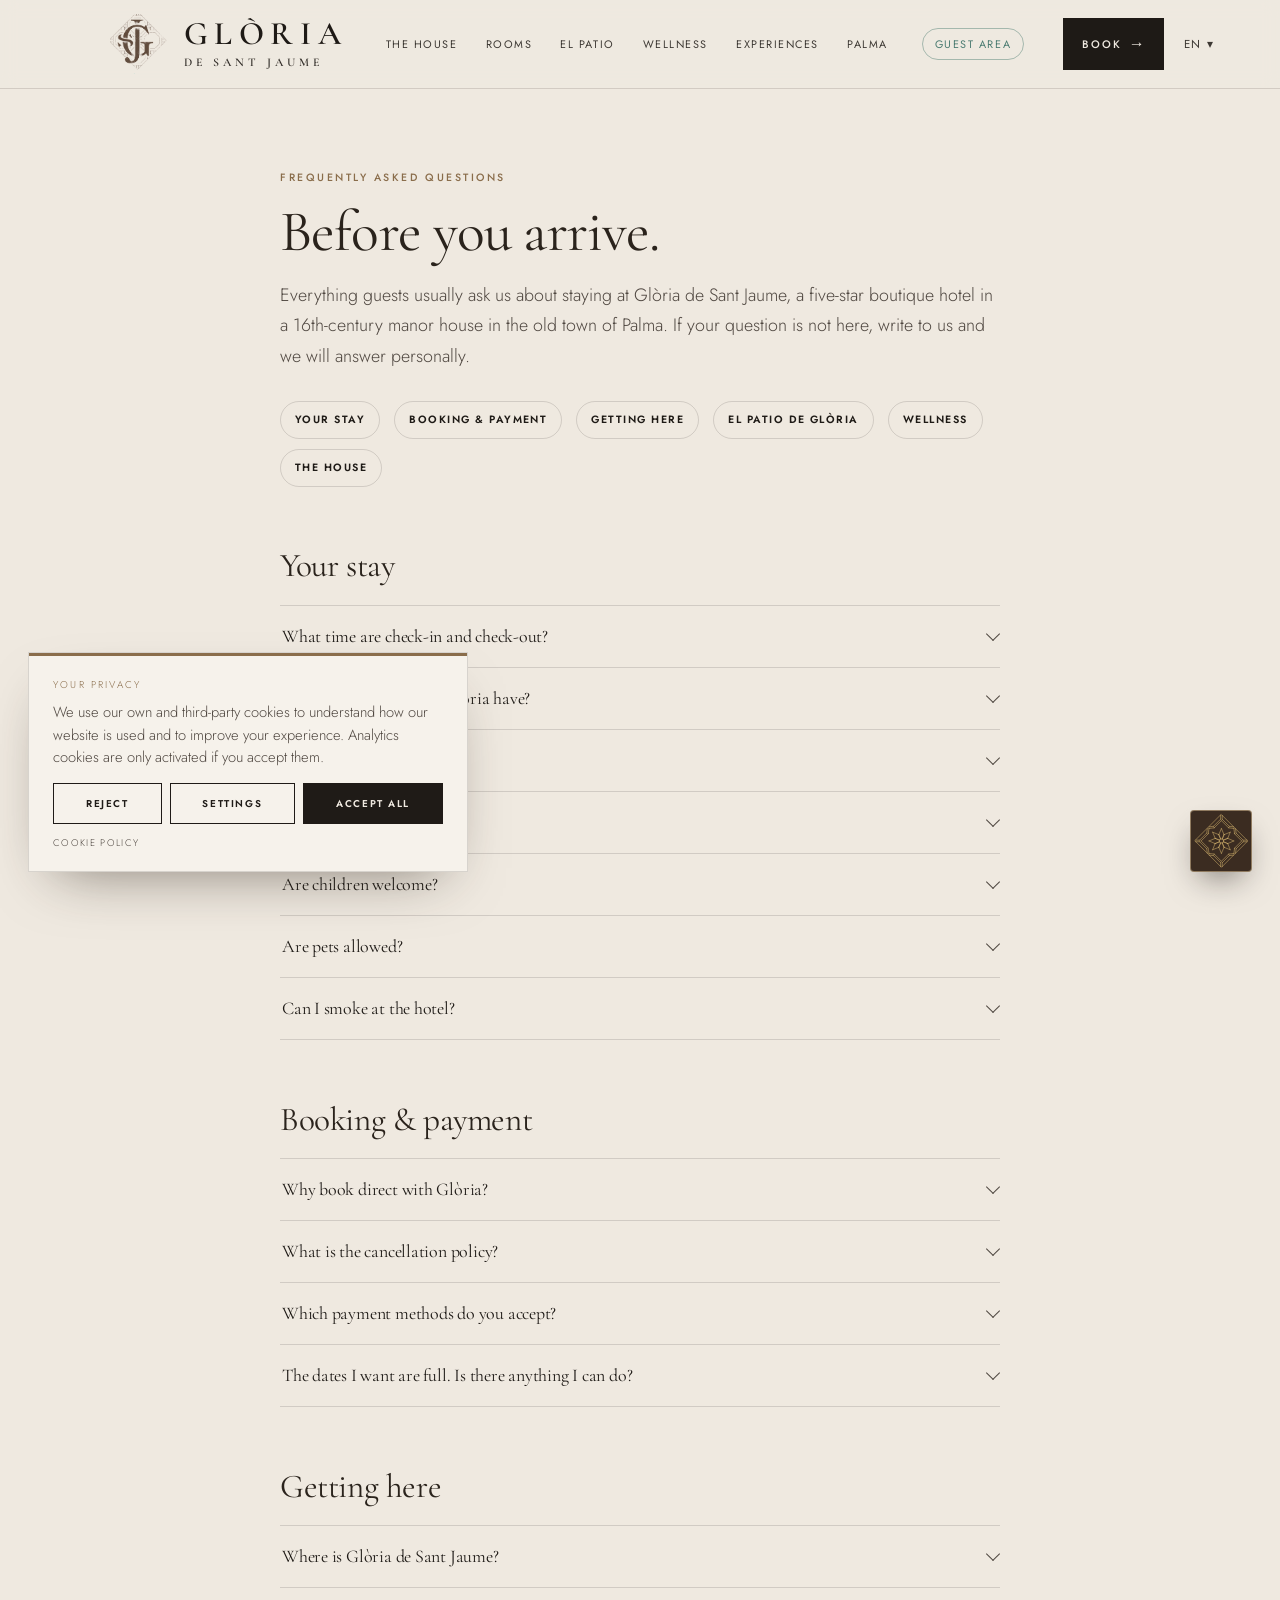
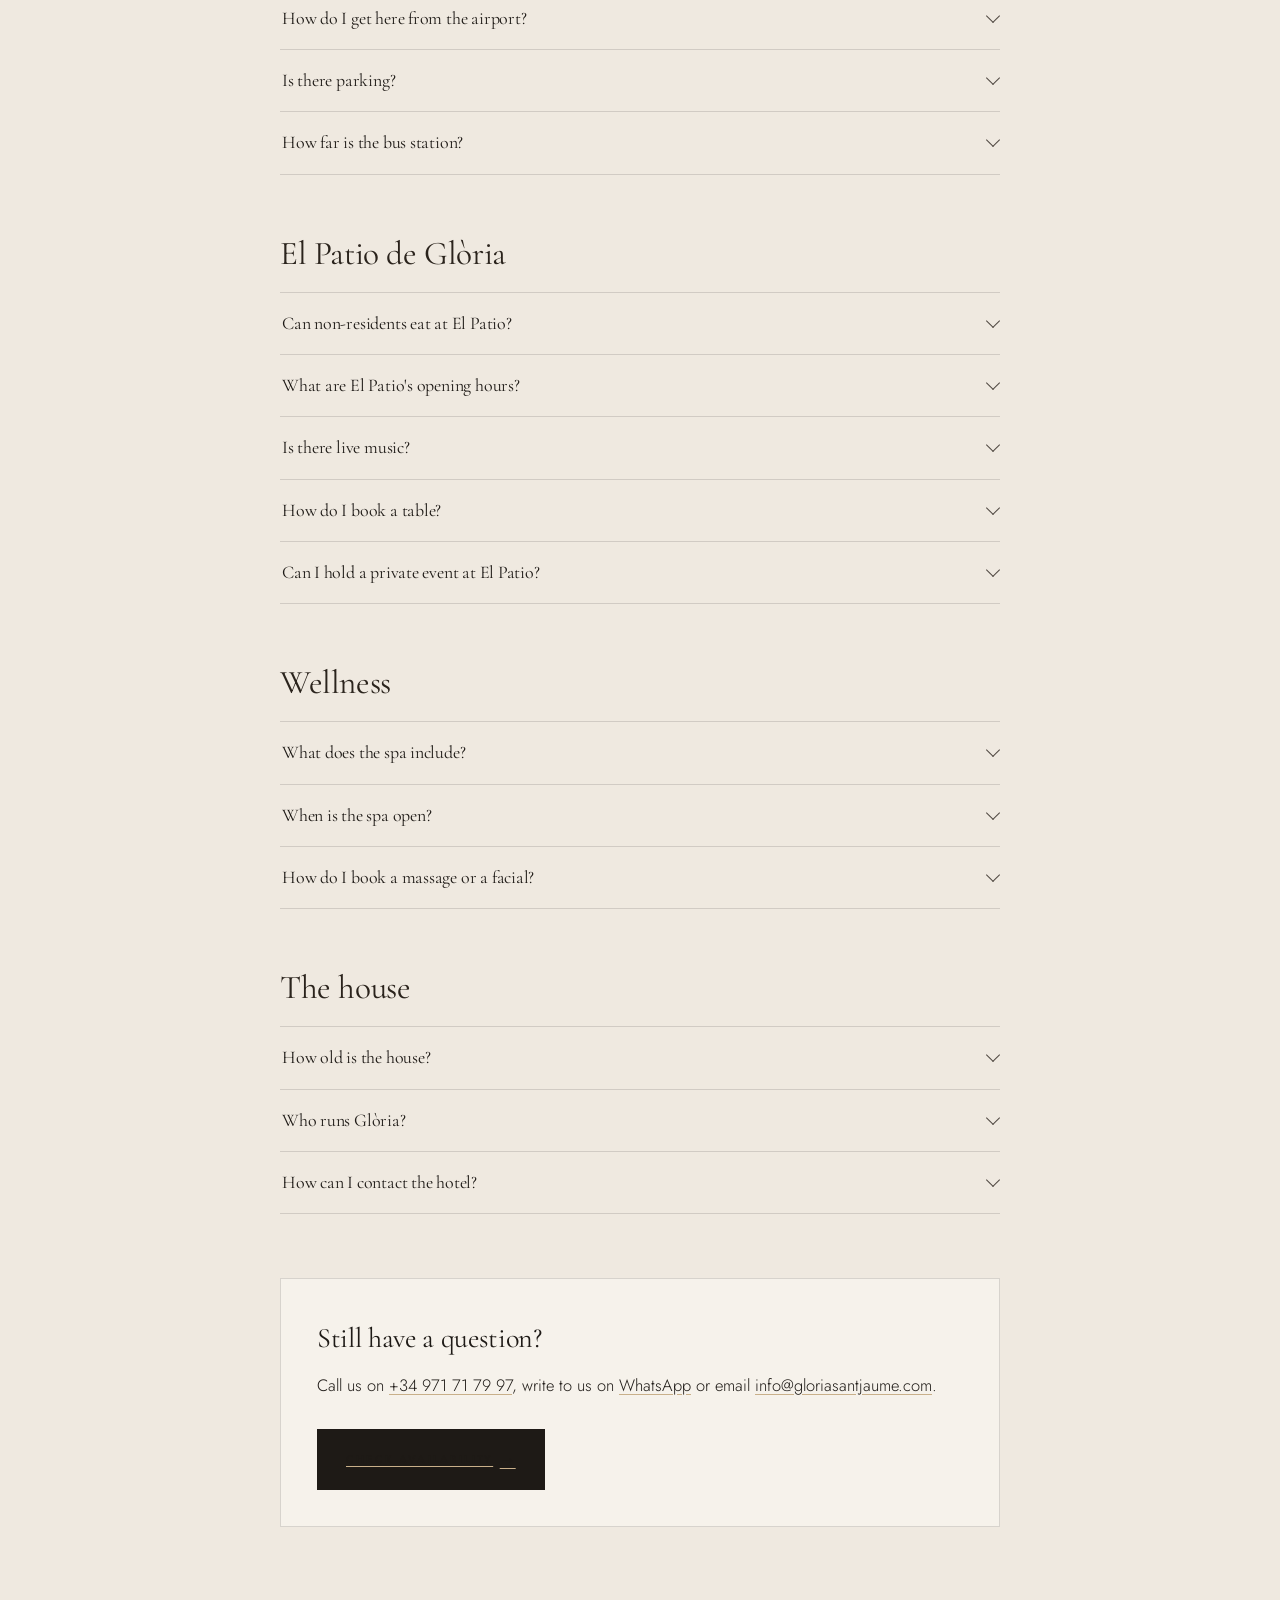
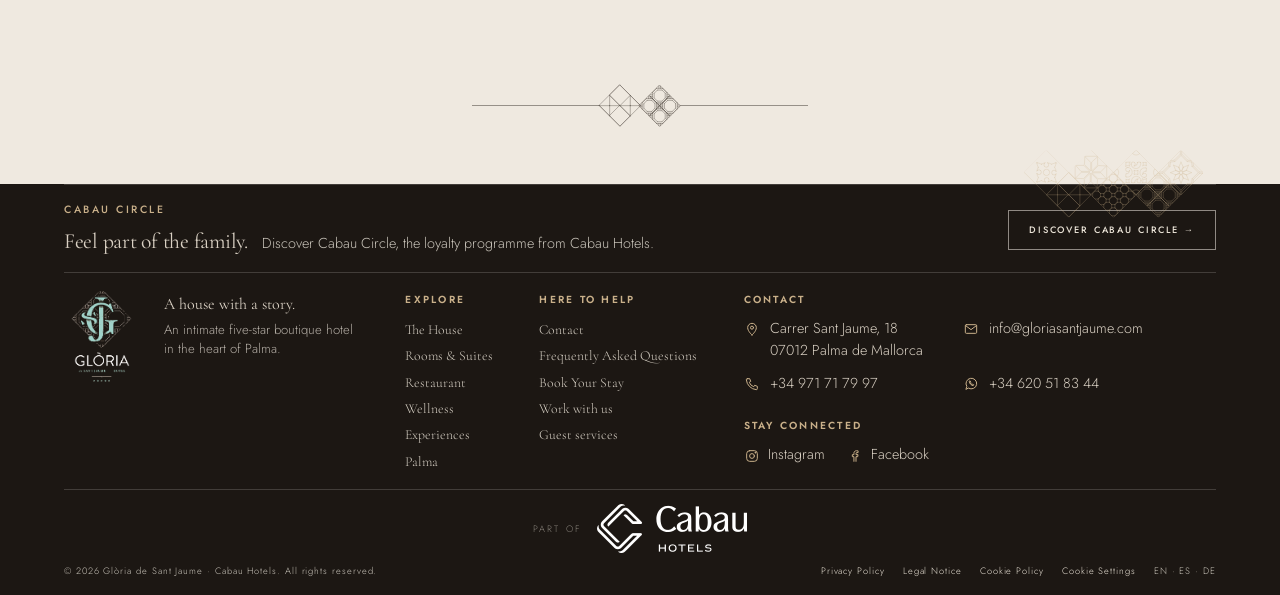
<file: faq.html>
<!doctype html>
<html lang="en">
<head>
<meta charset="utf-8">
<meta name="viewport" content="width=device-width, initial-scale=1, viewport-fit=cover">
<meta name="robots" content="noindex,nofollow">
<title>FAQ · Glòria de Sant Jaume, boutique hotel in Palma</title>
<meta name="description" content="Check-in times, parking, children, El Patio opening hours, the spa and how to get to Glòria de Sant Jaume, a five-star boutique hotel in Palma old town.">
<link rel="icon" type="image/png" sizes="64x64" href="img/favicon.png?v=02558355">
<link rel="apple-touch-icon" href="img/apple-touch-icon.png?v=4d293441">
<meta name="theme-color" content="#534134">
<link rel="preconnect" href="https://fonts.googleapis.com">
<link rel="preconnect" href="https://fonts.gstatic.com" crossorigin>
<link rel="stylesheet" href="https://fonts.googleapis.com/css2?family=Cormorant+Garamond:ital,wght@0,400;0,500;0,600;1,400;1,500&family=Jost:wght@300;400;500;600&display=swap">
<link rel="stylesheet" href="css/styles.css?v=75">
<link rel="stylesheet" href="css/concierge.css?v=3">
<link rel="stylesheet" href="css/requests.css?v=3">
<link rel="stylesheet" href="css/legal.css?v=5">
<link rel="stylesheet" href="css/careers.css?v=1">
<link rel="stylesheet" href="css/faq.css?v=1">
<link rel="stylesheet" href="css/web2.css?v=3">
<script type="application/ld+json" id="faq-ld">{"@context": "https://schema.org", "@type": "FAQPage", "mainEntity": [{"@type": "Question", "name": "What time are check-in and check-out?", "acceptedAnswer": {"@type": "Answer", "text": "Check-in is from 15:00 and check-out is until 12:00. If you arrive early or leave later, we will gladly keep your luggage. Late check-out can be requested, subject to availability."}}, {"@type": "Question", "name": "How many rooms does Glòria have?", "acceptedAnswer": {"@type": "Answer", "text": "Glòria de Sant Jaume has 14 rooms and suites, each one different, in three categories: Deluxe Double Room, Junior Suite and Duplex Suite."}}, {"@type": "Question", "name": "What is in the rooms?", "acceptedAnswer": {"@type": "Answer", "text": "Every room has air conditioning, free high-speed Wi-Fi, a television, a safe, a hairdryer and a private bathroom."}}, {"@type": "Question", "name": "Is there Wi-Fi?", "acceptedAnswer": {"@type": "Answer", "text": "Yes. Wi-Fi is free and high-speed throughout the house."}}, {"@type": "Question", "name": "Are children welcome?", "acceptedAnswer": {"@type": "Answer", "text": "Yes. Children under two stay free, and children up to 13 can stay in some of our rooms. Tell us when you book and we will suggest the right room."}}, {"@type": "Question", "name": "Are pets allowed?", "acceptedAnswer": {"@type": "Answer", "text": "We are sorry, pets are not allowed at Glòria."}}, {"@type": "Question", "name": "Can I smoke at the hotel?", "acceptedAnswer": {"@type": "Answer", "text": "Smoking is only allowed on the rooftop terrace."}}, {"@type": "Question", "name": "Why book direct with Glòria?", "acceptedAnswer": {"@type": "Answer", "text": "Booking on our website always gives you the best price and complimentary extras. Members of Cabau Circle, the Cabau Hotels loyalty programme, also enjoy additional advantages."}}, {"@type": "Question", "name": "What is the cancellation policy?", "acceptedAnswer": {"@type": "Answer", "text": "Flexible rates can be changed or cancelled free of charge up to 72 hours before arrival; later cancellations are charged at least the first night. Non-refundable rates are paid in full at the time of booking and cannot be refunded."}}, {"@type": "Question", "name": "Which payment methods do you accept?", "acceptedAnswer": {"@type": "Answer", "text": "Visa, Mastercard, American Express and Elo credit cards, debit cards, cash and bank transfer."}}, {"@type": "Question", "name": "The dates I want are full. Is there anything I can do?", "acceptedAnswer": {"@type": "Answer", "text": "Call us on +34 971 71 79 97 or write to us on WhatsApp: there are sometimes last-minute cancellations."}}, {"@type": "Question", "name": "Where is Glòria de Sant Jaume?", "acceptedAnswer": {"@type": "Answer", "text": "At Carrer de Sant Jaume, 18, in the old town of Palma, next to the church of Sant Jaume. Passeig del Born is about five minutes on foot and the Cathedral about ten."}}, {"@type": "Question", "name": "How do I get here from the airport?", "acceptedAnswer": {"@type": "Answer", "text": "Palma airport is about 20 minutes away by taxi. We can also arrange a private transfer from 85 € each way."}}, {"@type": "Question", "name": "Is there parking?", "acceptedAnswer": {"@type": "Answer", "text": "The hotel has no parking of its own, but a private garage nearby offers a limited number of spaces at 40 € per day. Ask us to reserve one."}}, {"@type": "Question", "name": "How far is the bus station?", "acceptedAnswer": {"@type": "Answer", "text": "Palma's main bus and train station at Plaça d'Espanya is about ten minutes' walk away."}}, {"@type": "Question", "name": "Can non-residents eat at El Patio?", "acceptedAnswer": {"@type": "Answer", "text": "Yes. El Patio de Glòria, the restaurant at the heart of the house, welcomes hotel guests and visitors for breakfast, lunch, dinner and cocktails."}}, {"@type": "Question", "name": "What are El Patio's opening hours?", "acceptedAnswer": {"@type": "Answer", "text": "Breakfast every day from 8:00 to 11:00. Lunch from Thursday to Monday, 13:00 to 15:30, and dinner from Thursday to Monday, 19:00 to 22:30. The restaurant rests on Tuesdays and Wednesdays."}}, {"@type": "Question", "name": "Is there live music?", "acceptedAnswer": {"@type": "Answer", "text": "On scheduled evenings, live piano accompanies dinner from 20:00 to 22:00. The monthly programme is on the El Patio page."}}, {"@type": "Question", "name": "How do I book a table?", "acceptedAnswer": {"@type": "Answer", "text": "Online at elpatiodegloria.com, by phone on +34 971 71 79 97 or on WhatsApp +34 620 51 83 44. For groups of eight or more, please contact us directly."}}, {"@type": "Question", "name": "Can I hold a private event at El Patio?", "acceptedAnswer": {"@type": "Answer", "text": "Yes. The tea room seats up to 18 guests and the whole restaurant up to 60 seated or 70 for a standing reception, with group and celebration menus."}}, {"@type": "Question", "name": "What does the spa include?", "acceptedAnswer": {"@type": "Answer", "text": "Beneath the house, a heated pool in the old cistern, a sauna, a steam bath and a contrast shower. Above it, a rooftop pool overlooking the Cathedral and the rooftops of Palma."}}, {"@type": "Question", "name": "When is the spa open?", "acceptedAnswer": {"@type": "Answer", "text": "Every day from 8:00 to 20:00. Pool, sauna and steam bath are included for hotel guests."}}, {"@type": "Question", "name": "How do I book a massage or a facial?", "acceptedAnswer": {"@type": "Answer", "text": "Treatments by Spa by Eric are booked through reception and carry an extra charge. The full menu, with massages, facials and rituals, is on the Wellness page."}}, {"@type": "Question", "name": "How old is the house?", "acceptedAnswer": {"@type": "Answer", "text": "Glòria de Sant Jaume is a Mallorcan manor house dating from the 16th century, restored to keep its original hydraulic tiles, Santanyí stone, marés walls, wooden beams and marble."}}, {"@type": "Question", "name": "Who runs Glòria?", "acceptedAnswer": {"@type": "Answer", "text": "Glòria de Sant Jaume is a five-star boutique hotel of Cabau Hotels."}}, {"@type": "Question", "name": "How can I contact the hotel?", "acceptedAnswer": {"@type": "Answer", "text": "Phone +34 971 71 79 97, WhatsApp +34 620 51 83 44 or email info@gloriasantjaume.com."}}]}</script>
<!--seo:start-->
<meta property="og:type" content="website">
<meta property="og:site_name" content="Glòria de Sant Jaume">
<meta property="og:title" content="FAQ · Glòria de Sant Jaume, boutique hotel in Palma">
<meta property="og:description" content="Check-in times, parking, children, El Patio opening hours, the spa and how to get to Glòria de Sant Jaume, a five-star boutique hotel in Palma old town.">
<meta property="og:url" content="https://web2.hotelgloria.es/faq.html">
<meta property="og:image" content="https://web2.hotelgloria.es/img/interior-patio-hotel-gloria-de-sant-jaume-palma.jpg">
<meta name="twitter:card" content="summary_large_image">
<meta name="twitter:title" content="FAQ · Glòria de Sant Jaume, boutique hotel in Palma">
<meta name="twitter:description" content="Check-in times, parking, children, El Patio opening hours, the spa and how to get to Glòria de Sant Jaume, a five-star boutique hotel in Palma old town.">
<meta name="twitter:image" content="https://web2.hotelgloria.es/img/interior-patio-hotel-gloria-de-sant-jaume-palma.jpg">
<script type="application/ld+json">{"@context": "https://schema.org", "@graph": [{"@type": "WebPage", "@id": "https://web2.hotelgloria.es/faq.html#webpage", "url": "https://web2.hotelgloria.es/faq.html", "name": "FAQ · Glòria de Sant Jaume, boutique hotel in Palma", "description": "Check-in times, parking, children, El Patio opening hours, the spa and how to get to Glòria de Sant Jaume, a five-star boutique hotel in Palma old town.", "inLanguage": "en", "isPartOf": {"@type": "WebSite", "@id": "https://web2.hotelgloria.es/#website", "url": "https://web2.hotelgloria.es/", "name": "Glòria de Sant Jaume"}, "about": {"@id": "https://web2.hotelgloria.es/#hotel"}, "primaryImageOfPage": {"@type": "ImageObject", "url": "https://web2.hotelgloria.es/img/interior-patio-hotel-gloria-de-sant-jaume-palma.jpg"}}, {"@type": "BreadcrumbList", "itemListElement": [{"@type": "ListItem", "position": 1, "name": "Glòria de Sant Jaume", "item": "https://web2.hotelgloria.es/"}, {"@type": "ListItem", "position": 2, "name": "FAQ", "item": "https://web2.hotelgloria.es/faq.html"}]}, {"@type": "Hotel", "@id": "https://web2.hotelgloria.es/#hotel", "name": "Hotel Glòria de Sant Jaume", "url": "https://web2.hotelgloria.es/", "telephone": "+34 971 71 79 97", "email": "info@gloriasantjaume.com", "address": {"@type": "PostalAddress", "streetAddress": "Carrer Sant Jaume, 18", "postalCode": "07012", "addressLocality": "Palma", "addressRegion": "Illes Balears", "addressCountry": "ES"}, "geo": {"@type": "GeoCoordinates", "latitude": 39.5733526, "longitude": 2.6480637}, "starRating": {"@type": "Rating", "ratingValue": "5"}, "brand": {"@type": "Brand", "name": "Cabau Hotels", "url": "https://cabauhotels.com/"}, "sameAs": ["https://www.instagram.com/hotelgloriasantjaume", "https://www.facebook.com/hotelgloriasantjaume"]}]}</script>
<!--seo:end-->
</head>
<body class="legal-body">

<!-- ================= HEADER ================= -->
<header class="site-header" id="header">
  <div class="header-in">
    <button class="nav-toggle" aria-label="Menu">☰</button>
    <a class="logo" href="index.html"><img class="emblem emblem-light" src="img/emblem-light.png?v=4a5503ec" alt=""><img class="emblem emblem-dark" src="img/emblem-dark.png?v=d326d00e" alt=""><span class="txt"><span class="l1">GLÒRIA</span><span class="l2">de Sant Jaume</span></span></a>
    <nav class="main-nav">
      <a href="the-house.html">The House</a>
      <a href="rooms.html">Rooms</a>
      <a href="el-patio.html">El Patio</a>
      <a href="wellness.html">Wellness</a>
      <a href="experiences.html">Experiences</a>
      <a href="palma.html">Palma</a>
      <a class="nav-guest" href="guest.html">Guest area</a>
    </nav>
    <div class="header-right">
      <a class="btn btn-ghost-light" href="#book" data-book>Book</a>
      <span class="lang">EN ▾</span>
    </div>
  </div>
</header>

<!-- ================= PREGUNTAS FRECUENTES / FAQ ================= -->
<main class="legal-page faq-page">
  <div class="legal-wrap">
    <span class="eyebrow">Frequently asked questions</span>
    <h1 class="careers-title">Before you arrive.</h1>
    <p class="legal-intro">Everything guests usually ask us about staying at Glòria de Sant Jaume, a five-star boutique hotel in a 16th-century manor house in the old town of Palma. If your question is not here, write to us and we will answer personally.</p>
    <nav class="faq-toc" aria-label="Topics"><a href="#your-stay">Your stay</a><a href="#booking-payment">Booking &amp; payment</a><a href="#getting-here">Getting here</a><a href="#el-patio-de-gl-ria">El Patio de Glòria</a><a href="#wellness">Wellness</a><a href="#the-house">The house</a></nav>
    <section class="faq-group" id="your-stay">
      <h2>Your stay</h2>
      <details class="faq-item"><summary><h3>What time are check-in and check-out?</h3></summary><p>Check-in is from 15:00 and check-out is until 12:00. If you arrive early or leave later, we will gladly keep your luggage. Late check-out can be requested, subject to availability.</p></details>
      <details class="faq-item"><summary><h3>How many rooms does Glòria have?</h3></summary><p>Glòria de Sant Jaume has 14 rooms and suites, each one different, in three categories: Deluxe Double Room, Junior Suite and Duplex Suite.</p><a class="link-arrow faq-link" href="rooms.html">See the rooms →</a></details>
      <details class="faq-item"><summary><h3>What is in the rooms?</h3></summary><p>Every room has air conditioning, free high-speed Wi-Fi, a television, a safe, a hairdryer and a private bathroom.</p></details>
      <details class="faq-item"><summary><h3>Is there Wi-Fi?</h3></summary><p>Yes. Wi-Fi is free and high-speed throughout the house.</p></details>
      <details class="faq-item"><summary><h3>Are children welcome?</h3></summary><p>Yes. Children under two stay free, and children up to 13 can stay in some of our rooms. Tell us when you book and we will suggest the right room.</p></details>
      <details class="faq-item"><summary><h3>Are pets allowed?</h3></summary><p>We are sorry, pets are not allowed at Glòria.</p></details>
      <details class="faq-item"><summary><h3>Can I smoke at the hotel?</h3></summary><p>Smoking is only allowed on the rooftop terrace.</p></details>
    </section>
    <section class="faq-group" id="booking-payment">
      <h2>Booking &amp; payment</h2>
      <details class="faq-item"><summary><h3>Why book direct with Glòria?</h3></summary><p>Booking on our website always gives you the best price and complimentary extras. Members of Cabau Circle, the Cabau Hotels loyalty programme, also enjoy additional advantages.</p><a class="link-arrow faq-link" href="index.html#book" data-book>Check availability →</a></details>
      <details class="faq-item"><summary><h3>What is the cancellation policy?</h3></summary><p>Flexible rates can be changed or cancelled free of charge up to 72 hours before arrival; later cancellations are charged at least the first night. Non-refundable rates are paid in full at the time of booking and cannot be refunded.</p></details>
      <details class="faq-item"><summary><h3>Which payment methods do you accept?</h3></summary><p>Visa, Mastercard, American Express and Elo credit cards, debit cards, cash and bank transfer.</p></details>
      <details class="faq-item"><summary><h3>The dates I want are full. Is there anything I can do?</h3></summary><p>Call us on +34 971 71 79 97 or write to us on WhatsApp: there are sometimes last-minute cancellations.</p></details>
    </section>
    <section class="faq-group" id="getting-here">
      <h2>Getting here</h2>
      <details class="faq-item"><summary><h3>Where is Glòria de Sant Jaume?</h3></summary><p>At Carrer de Sant Jaume, 18, in the old town of Palma, next to the church of Sant Jaume. Passeig del Born is about five minutes on foot and the Cathedral about ten.</p></details>
      <details class="faq-item"><summary><h3>How do I get here from the airport?</h3></summary><p>Palma airport is about 20 minutes away by taxi. We can also arrange a private transfer from 85 € each way.</p></details>
      <details class="faq-item"><summary><h3>Is there parking?</h3></summary><p>The hotel has no parking of its own, but a private garage nearby offers a limited number of spaces at 40 € per day. Ask us to reserve one.</p></details>
      <details class="faq-item"><summary><h3>How far is the bus station?</h3></summary><p>Palma&#x27;s main bus and train station at Plaça d&#x27;Espanya is about ten minutes&#x27; walk away.</p></details>
    </section>
    <section class="faq-group" id="el-patio-de-gl-ria">
      <h2>El Patio de Glòria</h2>
      <details class="faq-item"><summary><h3>Can non-residents eat at El Patio?</h3></summary><p>Yes. El Patio de Glòria, the restaurant at the heart of the house, welcomes hotel guests and visitors for breakfast, lunch, dinner and cocktails.</p></details>
      <details class="faq-item"><summary><h3>What are El Patio&#x27;s opening hours?</h3></summary><p>Breakfast every day from 8:00 to 11:00. Lunch from Thursday to Monday, 13:00 to 15:30, and dinner from Thursday to Monday, 19:00 to 22:30. The restaurant rests on Tuesdays and Wednesdays.</p></details>
      <details class="faq-item"><summary><h3>Is there live music?</h3></summary><p>On scheduled evenings, live piano accompanies dinner from 20:00 to 22:00. The monthly programme is on the El Patio page.</p><a class="link-arrow faq-link" href="el-patio.html#music">This month&#x27;s music →</a></details>
      <details class="faq-item"><summary><h3>How do I book a table?</h3></summary><p>Online at elpatiodegloria.com, by phone on +34 971 71 79 97 or on WhatsApp +34 620 51 83 44. For groups of eight or more, please contact us directly.</p><a class="link-arrow faq-link" href="https://elpatiodegloria.com/reservas.html" target="_blank" rel="noopener">Book a table →</a></details>
      <details class="faq-item"><summary><h3>Can I hold a private event at El Patio?</h3></summary><p>Yes. The tea room seats up to 18 guests and the whole restaurant up to 60 seated or 70 for a standing reception, with group and celebration menus.</p></details>
    </section>
    <section class="faq-group" id="wellness">
      <h2>Wellness</h2>
      <details class="faq-item"><summary><h3>What does the spa include?</h3></summary><p>Beneath the house, a heated pool in the old cistern, a sauna, a steam bath and a contrast shower. Above it, a rooftop pool overlooking the Cathedral and the rooftops of Palma.</p></details>
      <details class="faq-item"><summary><h3>When is the spa open?</h3></summary><p>Every day from 8:00 to 20:00. Pool, sauna and steam bath are included for hotel guests.</p></details>
      <details class="faq-item"><summary><h3>How do I book a massage or a facial?</h3></summary><p>Treatments by Spa by Eric are booked through reception and carry an extra charge. The full menu, with massages, facials and rituals, is on the Wellness page.</p><a class="link-arrow faq-link" href="wellness.html">See the treatments →</a></details>
    </section>
    <section class="faq-group" id="the-house">
      <h2>The house</h2>
      <details class="faq-item"><summary><h3>How old is the house?</h3></summary><p>Glòria de Sant Jaume is a Mallorcan manor house dating from the 16th century, restored to keep its original hydraulic tiles, Santanyí stone, marés walls, wooden beams and marble.</p></details>
      <details class="faq-item"><summary><h3>Who runs Glòria?</h3></summary><p>Glòria de Sant Jaume is a five-star boutique hotel of Cabau Hotels.</p></details>
      <details class="faq-item"><summary><h3>How can I contact the hotel?</h3></summary><p>Phone +34 971 71 79 97, WhatsApp +34 620 51 83 44 or email info@gloriasantjaume.com.</p></details>
    </section>
    <div class="faq-more">
      <h2>Still have a question?</h2>
      <p>Call us on <a href="tel:+34971717997">+34 971 71 79 97</a>, write to us on <a href="https://wa.me/34620518344" target="_blank" rel="noopener" data-track="whatsapp">WhatsApp</a> or email <a href="mailto:info@gloriasantjaume.com">info@gloriasantjaume.com</a>.</p>
      <div class="stack-cta"><a class="btn btn-dark" href="index.html#book" data-book>Check availability</a></div>
    </div>
  </div>
</main>
<!-- ================= FOOTER ================= -->

<div class="tr-band" aria-hidden="true"><div class="tile-rule tr-pair"><span class="d"><svg aria-hidden="true" focusable="false" xmlns="http://www.w3.org/2000/svg" viewBox="-0.5 -0.5 37.3 37.3" fill="none" stroke="currentColor" stroke-linecap="round" stroke-linejoin="round"><path d="M-0.31 -0.23h36.21v36.21h-36.21z" stroke-width="0.47"/><path d="M17.8 17.87h18.11v18.11h-18.11z" stroke-width="0.47"/><path d="M-0.31 -0.23h18.11v18.11h-18.11z" stroke-width="0.47"/><path d="M35.9 -0.23L17.8 -0.23M17.8 -0.23L26.85 8.82M26.85 8.82L35.9 -0.23" stroke-width="0.47"/><path d="M17.8 17.87L35.9 17.87M35.9 17.87L26.85 8.82M26.85 8.82L17.8 17.87" stroke-width="0.47"/><path d="M17.8 17.87L-0.31 17.87M-0.31 17.87L8.74 26.93M8.74 26.93L17.8 17.87" stroke-width="0.47"/><path d="M-0.31 35.98L17.8 35.98M17.8 35.98L8.74 26.93M8.74 26.93L-0.31 35.98" stroke-width="0.47"/></svg></span><span class="d"><svg aria-hidden="true" focusable="false" xmlns="http://www.w3.org/2000/svg" viewBox="-0.5 -0.5 37.3 37.3" fill="none" stroke="currentColor" stroke-linecap="round" stroke-linejoin="round"><path d="M35.9 13.03L35.9 5.53M35.9 5.53L30.6 0.22M30.6 0.22L23.1 0.22M23.1 0.22L17.8 5.53M17.8 5.53L17.8 13.03M17.8 13.03L23.1 18.33M23.1 18.33L30.6 18.33M30.6 18.33L35.9 13.03" stroke-width="0.47"/><path d="M33.73 12.13L33.73 6.43M33.73 6.43L29.7 2.4M29.7 2.4L24 2.4M24 2.4L19.97 6.43M19.97 6.43L19.97 12.13M19.97 12.13L24 16.16M24 16.16L29.7 16.16M29.7 16.16L33.73 12.13" stroke-width="0.47"/><path d="M33.99 14.94L35.9 16.85" stroke-width="0.47"/><path d="M34.42 18.33L32.51 16.42" stroke-width="0.47"/><path d="M32.51 2.13L34.42 0.22" stroke-width="0.47"/><path d="M35.9 1.71L33.99 3.62" stroke-width="0.47"/><path d="M19.71 3.62L17.8 1.71" stroke-width="0.47"/><path d="M19.28 0.22L21.19 2.13" stroke-width="0.47"/><path d="M21.19 16.42L19.28 18.33" stroke-width="0.47"/><path d="M17.8 16.85L19.71 14.94" stroke-width="0.47"/><path d="M35.9 31.14L35.9 23.64M35.9 23.64L30.6 18.33M30.6 18.33L23.1 18.33M23.1 18.33L17.8 23.64M17.8 23.64L17.8 31.14M17.8 31.14L23.1 36.44M23.1 36.44L30.6 36.44M30.6 36.44L35.9 31.14" stroke-width="0.47"/><path d="M33.73 30.24L33.73 24.53M33.73 24.53L29.7 20.5M29.7 20.5L24 20.5M24 20.5L19.97 24.53M19.97 24.53L19.97 30.24M19.97 30.24L24 34.27M24 34.27L29.7 34.27M29.7 34.27L33.73 30.24" stroke-width="0.47"/><path d="M33.99 33.05L35.9 34.96" stroke-width="0.47"/><path d="M34.42 36.44L32.51 34.53" stroke-width="0.47"/><path d="M32.51 20.24L34.42 18.33" stroke-width="0.47"/><path d="M35.9 19.82L33.99 21.73" stroke-width="0.47"/><path d="M19.71 21.73L17.8 19.82" stroke-width="0.47"/><path d="M19.28 18.33L21.19 20.24" stroke-width="0.47"/><path d="M21.19 34.53L19.28 36.44" stroke-width="0.47"/><path d="M17.8 34.96L19.71 33.05" stroke-width="0.47"/><path d="M17.8 13.03L17.8 5.53M17.8 5.53L12.49 0.22M12.49 0.22L4.99 0.22M4.99 0.22L-0.31 5.53M-0.31 5.53L-0.31 13.03M-0.31 13.03L4.99 18.33M4.99 18.33L12.49 18.33M12.49 18.33L17.8 13.03" stroke-width="0.47"/><path d="M15.63 12.13L15.63 6.43M15.63 6.43L11.59 2.4M11.59 2.4L5.89 2.4M5.89 2.4L1.86 6.43M1.86 6.43L1.86 12.13M1.86 12.13L5.89 16.16M5.89 16.16L11.59 16.16M11.59 16.16L15.63 12.13" stroke-width="0.47"/><path d="M15.89 14.94L17.8 16.85" stroke-width="0.47"/><path d="M16.31 18.33L14.4 16.42" stroke-width="0.47"/><path d="M14.4 2.13L16.31 0.22" stroke-width="0.47"/><path d="M17.8 1.71L15.89 3.62" stroke-width="0.47"/><path d="M1.6 3.62L-0.31 1.71" stroke-width="0.47"/><path d="M1.17 0.22L3.08 2.13" stroke-width="0.47"/><path d="M3.08 16.42L1.17 18.33" stroke-width="0.47"/><path d="M-0.31 16.85L1.6 14.94" stroke-width="0.47"/><path d="M17.8 31.14L17.8 23.64M17.8 23.64L12.49 18.33M12.49 18.33L4.99 18.33M4.99 18.33L-0.31 23.64M-0.31 23.64L-0.31 31.14M-0.31 31.14L4.99 36.44M4.99 36.44L12.49 36.44M12.49 36.44L17.8 31.14" stroke-width="0.47"/><path d="M15.63 30.24L15.63 24.53M15.63 24.53L11.59 20.5M11.59 20.5L5.89 20.5M5.89 20.5L1.86 24.53M1.86 24.53L1.86 30.24M1.86 30.24L5.89 34.27M5.89 34.27L11.59 34.27M11.59 34.27L15.63 30.24" stroke-width="0.47"/><path d="M15.89 33.05L17.8 34.96" stroke-width="0.47"/><path d="M16.31 36.44L14.4 34.53" stroke-width="0.47"/><path d="M14.4 20.24L16.31 18.33" stroke-width="0.47"/><path d="M17.8 19.82L15.89 21.73" stroke-width="0.47"/><path d="M1.6 21.73L-0.31 19.82" stroke-width="0.47"/><path d="M1.17 18.33L3.08 20.24" stroke-width="0.47"/><path d="M3.08 34.53L1.17 36.44" stroke-width="0.47"/><path d="M-0.31 34.96L1.6 33.05" stroke-width="0.47"/><path d="M17.8 0.23h18.11v18.11h-18.11z" stroke-width="0.47"/><path d="M17.8 18.33h18.11v18.11h-18.11z" stroke-width="0.47"/><path d="M-0.31 0.23h18.11v18.11h-18.11z" stroke-width="0.47"/><path d="M-0.31 18.33h18.11v18.11h-18.11z" stroke-width="0.47"/></svg></span></div></div>

<footer class="footer">
  <span class="brand-orn orn-foot" aria-hidden="true"><svg viewBox="0 0 205.3 77.0" fill="none" stroke="currentColor" stroke-width=".6" stroke-linecap="round" stroke-linejoin="round" aria-hidden="true"><defs><clipPath id="oc1"><rect x="-0.45" y="-0.45" width="37.1" height="37.1"/></clipPath></defs><g clip-path="url(#oc1)" transform="translate(25.7 25.7) rotate(45) translate(-18.15 -18.15)"><path d="M14.19 17.75C14.19 15.72 15.84 14.07 17.87 14.07M17.87 14.07C19.9 14.07 21.55 15.72 21.55 17.75M21.55 17.75C21.55 19.79 19.9 21.43 17.87 21.43M17.87 21.43C15.84 21.43 14.19 19.79 14.19 17.75M20.33 28.55C21.99 28.17 23.51 27.42 24.8 26.39M24.8 26.39C24.59 26.44 24.37 26.47 24.14 26.47M24.14 26.47C22.62 26.47 21.38 25.23 21.38 23.71M21.38 23.71C21.38 22.19 22.62 20.95 24.14 20.95M24.14 20.95C25.66 20.95 26.9 22.19 26.9 23.71M26.9 23.71C26.9 23.89 26.88 24.06 26.85 24.23M26.85 24.23C27.7 23.05 28.33 21.7 28.66 20.23M28.66 20.23L28.66 20.24M28.66 20.24C30.88 19.92 33.46 17.76 33.46 17.76M33.46 17.76L33.46 17.75M33.46 17.75L33.46 17.75M33.46 17.75C33.46 17.75 30.88 15.58 28.66 15.27M28.66 15.27L28.66 15.27M28.66 15.27C28.33 13.81 27.7 12.46 26.85 11.28M26.85 11.28C26.88 11.45 26.9 11.62 26.9 11.8M26.9 11.8C26.9 13.32 25.66 14.56 24.14 14.56M24.14 14.56C22.62 14.56 21.38 13.32 21.38 11.8M21.38 11.8C21.38 10.28 22.62 9.04 24.14 9.04M24.14 9.04C24.37 9.04 24.59 9.07 24.8 9.12M24.8 9.12C23.51 8.09 21.99 7.34 20.33 6.96M20.33 6.96C19.95 4.78 17.88 2.31 17.88 2.31M17.88 2.31L17.87 2.31M17.87 2.31L17.86 2.31M17.86 2.31C17.86 2.31 15.79 4.78 15.41 6.96M15.41 6.96C13.75 7.34 12.23 8.09 10.94 9.12M10.94 9.12C11.15 9.07 11.38 9.04 11.6 9.04M11.6 9.04C13.13 9.04 14.36 10.28 14.36 11.8M14.36 11.8C14.36 13.32 13.13 14.56 11.6 14.56M11.6 14.56C10.08 14.56 8.84 13.32 8.84 11.8M8.84 11.8C8.84 11.62 8.86 11.45 8.89 11.28M8.89 11.28C8.04 12.46 7.42 13.81 7.08 15.27M7.08 15.27L7.08 15.27M7.08 15.27C4.86 15.58 2.28 17.75 2.28 17.75M2.28 17.75L2.28 17.75M2.28 17.75L2.28 17.76M2.28 17.76C2.28 17.76 4.86 19.92 7.08 20.24M7.08 20.24L7.08 20.23M7.08 20.23C7.42 21.7 8.04 23.05 8.89 24.23M8.89 24.23C8.86 24.06 8.84 23.89 8.84 23.71M8.84 23.71C8.84 22.19 10.08 20.95 11.6 20.95M11.6 20.95C13.13 20.95 14.36 22.19 14.36 23.71M14.36 23.71C14.36 25.23 13.13 26.47 11.6 26.47M11.6 26.47C11.38 26.47 11.15 26.44 10.94 26.39M10.94 26.39C12.23 27.42 13.75 28.17 15.41 28.55M15.41 28.55C15.79 30.73 17.86 33.2 17.86 33.2M17.86 33.2L17.87 33.2M17.87 33.2L17.88 33.2M17.88 33.2C17.88 33.2 19.95 30.73 20.33 28.55" stroke-width="0.47"/><path d="M-0.2 -0.36h36.21v36.21h-36.21z" stroke-width="0.47"/></g><g clip-path="url(#oc1)" transform="translate(77.0 25.7) rotate(45) translate(-18.15 -18.15)"><path d="M24.67 0.48 L18.14 6.32 L18.14 16.53 L24.67 10z" stroke-width="0.47"/><path d="M34.73 10.72 L25.98 10.24 L18.76 17.45 L28 17.45z" stroke-width="0.47"/><path d="M34.61 25.08 L28.76 18.55 L18.55 18.55 L25.08 25.08z" stroke-width="0.47"/><path d="M24.37 35.14 L24.85 26.39 L17.63 19.17 L17.63 28.4z" stroke-width="0.47"/><path d="M10.01 35.01 L16.54 29.17 L16.54 18.96 L10.01 25.49z" stroke-width="0.47"/><path d="M-0.05 24.77 L8.7 25.25 L15.92 18.04 L6.68 18.04z" stroke-width="0.47"/><path d="M0.08 10.41 L5.92 16.94 L16.13 16.94 L9.6 10.41z" stroke-width="0.47"/><path d="M10.32 0.35 L9.83 9.1 L17.05 16.32 L17.05 7.09z" stroke-width="0.47"/><path d="M-0.77 -0.36h36.21v36.21h-36.21z" stroke-width="0.47"/><path d="M24.85 -0.36L35.45 10.24" stroke-width="0.47"/><path d="M24.85 35.85L35.45 25.25" stroke-width="0.47"/><path d="M9.83 35.85L-0.77 25.25" stroke-width="0.47"/><path d="M9.83 -0.36L-0.77 10.24" stroke-width="0.47"/></g><g clip-path="url(#oc1)" transform="translate(128.3 25.7) rotate(45) translate(-18.15 -18.15)"><path d="M-0.17 -0.36h36.21v36.21h-36.21z" stroke-width="0.47"/><path d="M24.81 14.05C24.74 13.81 24.69 13.56 24.69 13.3M24.69 13.3C24.69 11.98 25.77 10.9 27.09 10.9M27.09 10.9C28.42 10.9 29.49 11.98 29.49 13.3M29.49 13.3C29.49 14.07 29.14 14.74 28.58 15.18M28.58 15.18L28.58 15.19M28.58 15.19C27.64 15.94 26.43 16.39 25.12 16.39M25.12 16.39C22.06 16.39 19.57 13.91 19.57 10.84M19.57 10.84C19.57 8.76 20.73 6.94 22.43 5.99M22.43 5.99L22.44 5.99M22.44 5.99C23.71 6.33 24.68 7.37 24.93 8.67M24.93 8.67L24.93 8.67M24.93 8.67C24.13 9.31 23.61 10.3 23.61 11.41M23.61 11.41C23.61 12.46 24.07 13.41 24.81 14.05" stroke-width="0.47"/><path d="M24.81 21.45C24.74 21.68 24.69 21.93 24.69 22.19M24.69 22.19C24.69 23.52 25.77 24.59 27.09 24.59M27.09 24.59C28.42 24.59 29.49 23.52 29.49 22.19M29.49 22.19C29.49 21.43 29.14 20.75 28.58 20.31M28.58 20.31L28.58 20.31M28.58 20.31C27.64 19.55 26.43 19.1 25.12 19.1M25.12 19.1C22.06 19.1 19.57 21.59 19.57 24.65M19.57 24.65C19.57 26.74 20.73 28.56 22.43 29.51M22.43 29.51L22.44 29.51M22.44 29.51C23.71 29.16 24.68 28.13 24.93 26.83M24.93 26.83L24.93 26.83M24.93 26.83C24.13 26.19 23.61 25.2 23.61 24.09M23.61 24.09C23.61 23.03 24.07 22.09 24.81 21.45" stroke-width="0.47"/><path d="M31.29 21.14C31.2 19.46 29.98 18.07 28.37 17.75M28.37 17.75C29.98 17.43 31.2 16.04 31.29 14.35M31.29 14.35L34.34 17.74M34.34 17.74L31.29 21.14" stroke-width="0.47"/><path d="M17.65 14.82L18.22 14.82M18.22 14.82C18.55 16.1 19.55 17.1 20.83 17.43M20.83 17.43L20.83 18.07M20.83 18.07C19.55 18.4 18.55 19.41 18.22 20.68M18.22 20.68L17.65 20.68M17.65 20.68C17.32 19.41 16.32 18.4 15.04 18.07M15.04 18.07L15.04 17.43M15.04 17.43C16.32 17.1 17.32 16.1 17.65 14.82" stroke-width="0.47"/><path d="M11.06 21.45C11.13 21.68 11.18 21.93 11.18 22.19M11.18 22.19C11.18 23.52 10.1 24.59 8.78 24.59M8.78 24.59C7.45 24.59 6.38 23.52 6.38 22.19M6.38 22.19C6.38 21.43 6.73 20.75 7.29 20.31M7.29 20.31L7.29 20.31M7.29 20.31C8.23 19.55 9.44 19.1 10.75 19.1M10.75 19.1C13.81 19.1 16.3 21.59 16.3 24.65M16.3 24.65C16.3 26.74 15.14 28.56 13.44 29.51M13.44 29.51L13.43 29.51M13.43 29.51C12.16 29.16 11.19 28.13 10.94 26.83M10.94 26.83C11.75 26.19 12.26 25.2 12.26 24.09M12.26 24.09C12.26 23.03 11.8 22.09 11.06 21.45" stroke-width="0.47"/><path d="M11.06 14.05C11.13 13.81 11.18 13.56 11.18 13.3M11.18 13.3C11.18 11.98 10.1 10.9 8.78 10.9M8.78 10.9C7.45 10.9 6.38 11.98 6.38 13.3M6.38 13.3C6.38 14.07 6.73 14.74 7.29 15.18M7.29 15.18L7.29 15.19M7.29 15.19C8.23 15.94 9.44 16.39 10.75 16.39M10.75 16.39C13.81 16.39 16.3 13.91 16.3 10.84M16.3 10.84C16.3 8.76 15.14 6.94 13.44 5.99M13.44 5.99L13.43 5.99M13.43 5.99C12.16 6.33 11.19 7.37 10.94 8.67M10.94 8.67L10.94 8.67M10.94 8.67C11.75 9.31 12.26 10.3 12.26 11.41M12.26 11.41C12.26 12.46 11.8 13.41 11.06 14.05" stroke-width="0.47"/><path d="M4.58 14.35C4.67 16.04 5.89 17.42 7.51 17.75M7.51 17.75C5.89 18.07 4.67 19.46 4.58 21.14M4.58 21.14L1.53 17.75M1.53 17.75L4.58 14.35" stroke-width="0.47"/><path d="M17.94 1.53L20.67 3.92M20.67 3.92C19.3 4.3 18.22 5.43 17.93 6.84M17.93 6.84C17.66 5.52 16.71 4.46 15.47 4.01M15.47 4.01L17.94 1.53" stroke-width="0.47"/><path d="M15.47 31.48C16.71 31.03 17.66 29.97 17.93 28.65M17.93 28.65C18.22 30.06 19.3 31.19 20.67 31.57M20.67 31.57L17.94 33.96M17.94 33.96L15.47 31.48" stroke-width="0.47"/><path d="M-0.17 30.15C2.97 30.15 5.53 32.71 5.53 35.85M5.53 35.85L-0.17 35.85M-0.17 35.85L-0.17 30.15" stroke-width="0.47"/><path d="M-0.17 5.34C2.97 5.34 5.53 2.78 5.53 -0.36M5.53 -0.36L-0.17 -0.36M-0.17 -0.36L-0.17 5.34" stroke-width="0.47"/><path d="M36.04 5.34C32.9 5.34 30.35 2.78 30.35 -0.36M30.35 -0.36L36.04 -0.36M36.04 -0.36L36.04 5.34" stroke-width="0.47"/><path d="M36.04 30.15C32.9 30.15 30.35 32.71 30.35 35.85M30.35 35.85L36.04 35.85M36.04 35.85L36.04 30.15" stroke-width="0.47"/></g><g clip-path="url(#oc1)" transform="translate(179.7 25.7) rotate(45) translate(-18.15 -18.15)"><path d="M18.15 19.95C16.98 19.95 16.04 19 16.04 17.84M16.04 17.84C16.04 16.67 16.98 15.72 18.15 15.72M18.15 15.72C19.32 15.72 20.26 16.67 20.26 17.84M20.26 17.84C20.26 19 19.32 19.95 18.15 19.95" stroke-width="0.47"/><path d="M0.05 -0.26h36.19v36.19h-36.19z" stroke-width="0.47"/><path d="M20.1 18.64L24.29 20.38M24.29 20.38L30.2 17.84M30.2 17.84L24.29 15.29M24.29 15.29L20.09 17.03" stroke-width="0.47"/><path d="M18.96 19.79L20.69 23.98M20.69 23.98L26.67 26.35M26.67 26.35L24.29 20.38M24.29 20.38L20.1 18.64" stroke-width="0.47"/><path d="M18.96 19.79L20.69 23.98M20.69 23.98L18.15 29.88M18.15 29.88L15.6 23.98M15.6 23.98L17.34 19.79" stroke-width="0.47"/><path d="M17.34 19.79L15.6 23.98M15.6 23.98L9.63 26.35M9.63 26.35L12.1 20.34M12.1 20.34L16.2 18.64" stroke-width="0.47"/><path d="M16.2 18.64L12.11 20.34M12.11 20.34L6.1 17.83M6.1 17.83L12.01 15.29M12.01 15.29L16.19 17.02" stroke-width="0.47"/><path d="M16.19 17.02L12.01 15.29M12.01 15.29L9.63 9.32M9.63 9.32L15.6 11.69M15.6 11.69L17.34 15.88" stroke-width="0.47"/><path d="M17.34 15.88L15.6 11.69M15.6 11.69L18.15 5.79M18.15 5.79L20.69 11.69M20.69 11.69L18.96 15.88" stroke-width="0.47"/><path d="M18.96 15.88L20.69 11.69M20.69 11.69L26.67 9.32M26.67 9.32L24.29 15.29M24.29 15.29L20.09 17.03" stroke-width="0.47"/><path d="M18.15 34.94C14.01 31.78 14 31.78 13.74 31.78M13.74 31.78L4.2 31.78M4.2 31.78L4.2 22.24M4.2 22.24C4.2 22.07 4.14 21.9 4.04 21.76M4.04 21.76L1.04 17.83M1.04 17.83L4.04 13.9M4.04 13.9C4.14 13.77 4.2 13.6 4.2 13.43M4.2 13.43L4.2 3.88M4.2 3.88L13.74 3.88M13.74 3.88C13.92 3.88 14.08 3.83 14.22 3.72M14.22 3.72L18.15 0.72M18.15 0.72L22.08 3.72M22.08 3.72C22.22 3.83 22.38 3.88 22.55 3.88M22.55 3.88L32.1 3.88M32.1 3.88L32.1 13.43M32.1 13.43C32.1 13.6 32.16 13.77 32.26 13.9M32.26 13.9L35.26 17.83M35.26 17.83L32.26 21.76M32.26 21.76C32.16 21.9 32.1 22.07 32.1 22.24M32.1 22.24L32.1 31.78M32.1 31.78L22.55 31.78M22.55 31.78C22.38 31.78 22.22 31.84 22.08 31.95M22.08 31.95L18.15 34.94M36.27 34.85L33.67 32.24M33.67 32.24L33.67 22.5M33.67 22.5L36.24 19.13M36.25 16.55L33.67 13.16M33.67 13.16L33.67 3.43M33.67 3.43L36.25 0.84M35.14 -0.27L32.56 2.32M32.56 2.32L22.82 2.32M22.82 2.32L19.45 -0.26M16.86 -0.26L13.48 2.32M13.48 2.32L3.74 2.32M3.74 2.32L1.16 -0.26M0.06 0.85L2.63 3.43M2.63 3.43L2.63 13.16M2.63 13.16L0.05 16.54M0.05 19.13L2.63 22.5M2.63 22.5L2.63 32.24M2.63 32.24L0.05 34.82M1.16 35.93L3.74 33.35M3.74 33.35L13.48 33.35M13.48 33.35C14.14 33.85 15.89 35.19 16.86 35.93M19.44 35.93L22.82 33.35M22.82 33.35L32.56 33.35M32.56 33.35L35.15 35.94" stroke-width="0.47"/></g><g clip-path="url(#oc1)" transform="translate(51.3 51.3) rotate(45) translate(-18.15 -18.15)"><path d="M-0.31 -0.23h36.21v36.21h-36.21z" stroke-width="0.47"/><path d="M17.8 17.87h18.11v18.11h-18.11z" stroke-width="0.47"/><path d="M-0.31 -0.23h18.11v18.11h-18.11z" stroke-width="0.47"/><path d="M35.9 -0.23L17.8 -0.23M17.8 -0.23L26.85 8.82M26.85 8.82L35.9 -0.23" stroke-width="0.47"/><path d="M17.8 17.87L35.9 17.87M35.9 17.87L26.85 8.82M26.85 8.82L17.8 17.87" stroke-width="0.47"/><path d="M17.8 17.87L-0.31 17.87M-0.31 17.87L8.74 26.93M8.74 26.93L17.8 17.87" stroke-width="0.47"/><path d="M-0.31 35.98L17.8 35.98M17.8 35.98L8.74 26.93M8.74 26.93L-0.31 35.98" stroke-width="0.47"/></g><g clip-path="url(#oc1)" transform="translate(102.7 51.3) rotate(45) translate(-18.15 -18.15)"><path d="M-0.17 0.2h36.21v36.21h-36.21z" stroke-width="0.47"/><path d="M17.8 6.6L17.8 2.85M17.8 2.85L15.14 0.2M15.14 0.2L11.39 0.2M11.39 0.2L8.74 2.85M8.74 2.85L8.74 6.6M8.74 6.6L11.39 9.25M11.39 9.25L15.14 9.25M15.14 9.25L17.8 6.6" stroke-width="0.47"/><path d="M17.8 15.65L17.8 11.9M17.8 11.9L15.14 9.25M15.14 9.25L11.39 9.25M11.39 9.25L8.74 11.9M8.74 11.9L8.74 15.65M8.74 15.65L11.39 18.3M11.39 18.3L15.14 18.3M15.14 18.3L17.8 15.65" stroke-width="0.47"/><path d="M8.74 6.6L8.74 2.85M8.74 2.85L6.13 0.2M6.13 0.2L2.44 0.2M2.44 0.2L-0.17 2.85M-0.17 2.85L-0.17 6.6M-0.17 6.6L2.44 9.25M2.44 9.25L6.13 9.25M6.13 9.25L8.74 6.6" stroke-width="0.47"/><path d="M8.74 15.65L8.74 11.9M8.74 11.9L6.13 9.25M6.13 9.25L2.44 9.25M2.44 9.25L-0.17 11.9M-0.17 11.9L-0.17 15.65M-0.17 15.65L2.44 18.3M2.44 18.3L6.13 18.3M6.13 18.3L8.74 15.65" stroke-width="0.47"/><path d="M17.94 24.71L17.94 20.96M17.94 20.96L15.28 18.3M15.28 18.3L11.53 18.3M11.53 18.3L8.88 20.96M8.88 20.96L8.88 24.71M8.88 24.71L11.53 27.36M11.53 27.36L15.28 27.36M15.28 27.36L17.94 24.71" stroke-width="0.47"/><path d="M17.8 33.76L17.8 30.01M17.8 30.01L15.14 27.36M15.14 27.36L11.39 27.36M11.39 27.36L8.74 30.01M8.74 30.01L8.74 33.76M8.74 33.76L11.39 36.41M11.39 36.41L15.14 36.41M15.14 36.41L17.8 33.76" stroke-width="0.47"/><path d="M8.88 24.71L8.88 20.96M8.88 20.96L6.23 18.3M6.23 18.3L2.48 18.3M2.48 18.3L-0.17 20.96M-0.17 20.96L-0.17 24.71M-0.17 24.71L2.48 27.36M2.48 27.36L6.23 27.36M6.23 27.36L8.88 24.71" stroke-width="0.47"/><path d="M8.74 33.76L8.74 30.01M8.74 30.01L6.13 27.36M6.13 27.36L2.44 27.36M2.44 27.36L-0.17 30.01M-0.17 30.01L-0.17 33.76M-0.17 33.76L2.44 36.41M2.44 36.41L6.13 36.41M6.13 36.41L8.74 33.76" stroke-width="0.47"/><path d="M35.9 6.6L35.9 2.85M35.9 2.85L33.25 0.2M33.25 0.2L29.5 0.2M29.5 0.2L26.85 2.85M26.85 2.85L26.85 6.6M26.85 6.6L29.5 9.25M29.5 9.25L33.25 9.25M33.25 9.25L35.9 6.6" stroke-width="0.47"/><path d="M35.9 15.65L35.9 11.9M35.9 11.9L33.25 9.25M33.25 9.25L29.5 9.25M29.5 9.25L26.85 11.9M26.85 11.9L26.85 15.65M26.85 15.65L29.5 18.3M29.5 18.3L33.25 18.3M33.25 18.3L35.9 15.65" stroke-width="0.47"/><path d="M26.85 6.6L26.85 2.85M26.85 2.85L24.2 0.2M24.2 0.2L20.45 0.2M20.45 0.2L17.8 2.85M17.8 2.85L17.8 6.6M17.8 6.6L20.45 9.25M20.45 9.25L24.2 9.25M24.2 9.25L26.85 6.6" stroke-width="0.47"/><path d="M26.85 15.65L26.85 11.9M26.85 11.9L24.2 9.25M24.2 9.25L20.45 9.25M20.45 9.25L17.8 11.9M17.8 11.9L17.8 15.65M17.8 15.65L20.45 18.3M20.45 18.3L24.2 18.3M24.2 18.3L26.85 15.65" stroke-width="0.47"/><path d="M35.9 24.71L35.9 20.96M35.9 20.96L33.25 18.3M33.25 18.3L29.5 18.3M29.5 18.3L26.85 20.96M26.85 20.96L26.85 24.71M26.85 24.71L29.5 27.36M29.5 27.36L33.25 27.36M33.25 27.36L35.9 24.71" stroke-width="0.47"/><path d="M35.9 33.76L35.9 30.01M35.9 30.01L33.25 27.36M33.25 27.36L29.5 27.36M29.5 27.36L26.85 30.01M26.85 30.01L26.85 33.76M26.85 33.76L29.5 36.41M29.5 36.41L33.25 36.41M33.25 36.41L35.9 33.76" stroke-width="0.47"/><path d="M26.85 24.71L26.85 20.96M26.85 20.96L24.2 18.3M24.2 18.3L20.45 18.3M20.45 18.3L17.8 20.96M17.8 20.96L17.8 24.71M17.8 24.71L20.45 27.36M20.45 27.36L24.2 27.36M24.2 27.36L26.85 24.71" stroke-width="0.47"/><path d="M26.85 33.76L26.85 30.01M26.85 30.01L24.2 27.36M24.2 27.36L20.45 27.36M20.45 27.36L17.8 30.01M17.8 30.01L17.8 33.76M17.8 33.76L20.45 36.41M20.45 36.41L24.2 36.41M24.2 36.41L26.85 33.76" stroke-width="0.47"/></g><g clip-path="url(#oc1)" transform="translate(154.0 51.3) rotate(45) translate(-18.15 -18.15)"><path d="M35.9 13.03L35.9 5.53M35.9 5.53L30.6 0.22M30.6 0.22L23.1 0.22M23.1 0.22L17.8 5.53M17.8 5.53L17.8 13.03M17.8 13.03L23.1 18.33M23.1 18.33L30.6 18.33M30.6 18.33L35.9 13.03" stroke-width="0.47"/><path d="M33.73 12.13L33.73 6.43M33.73 6.43L29.7 2.4M29.7 2.4L24 2.4M24 2.4L19.97 6.43M19.97 6.43L19.97 12.13M19.97 12.13L24 16.16M24 16.16L29.7 16.16M29.7 16.16L33.73 12.13" stroke-width="0.47"/><path d="M33.99 14.94L35.9 16.85" stroke-width="0.47"/><path d="M34.42 18.33L32.51 16.42" stroke-width="0.47"/><path d="M32.51 2.13L34.42 0.22" stroke-width="0.47"/><path d="M35.9 1.71L33.99 3.62" stroke-width="0.47"/><path d="M19.71 3.62L17.8 1.71" stroke-width="0.47"/><path d="M19.28 0.22L21.19 2.13" stroke-width="0.47"/><path d="M21.19 16.42L19.28 18.33" stroke-width="0.47"/><path d="M17.8 16.85L19.71 14.94" stroke-width="0.47"/><path d="M35.9 31.14L35.9 23.64M35.9 23.64L30.6 18.33M30.6 18.33L23.1 18.33M23.1 18.33L17.8 23.64M17.8 23.64L17.8 31.14M17.8 31.14L23.1 36.44M23.1 36.44L30.6 36.44M30.6 36.44L35.9 31.14" stroke-width="0.47"/><path d="M33.73 30.24L33.73 24.53M33.73 24.53L29.7 20.5M29.7 20.5L24 20.5M24 20.5L19.97 24.53M19.97 24.53L19.97 30.24M19.97 30.24L24 34.27M24 34.27L29.7 34.27M29.7 34.27L33.73 30.24" stroke-width="0.47"/><path d="M33.99 33.05L35.9 34.96" stroke-width="0.47"/><path d="M34.42 36.44L32.51 34.53" stroke-width="0.47"/><path d="M32.51 20.24L34.42 18.33" stroke-width="0.47"/><path d="M35.9 19.82L33.99 21.73" stroke-width="0.47"/><path d="M19.71 21.73L17.8 19.82" stroke-width="0.47"/><path d="M19.28 18.33L21.19 20.24" stroke-width="0.47"/><path d="M21.19 34.53L19.28 36.44" stroke-width="0.47"/><path d="M17.8 34.96L19.71 33.05" stroke-width="0.47"/><path d="M17.8 13.03L17.8 5.53M17.8 5.53L12.49 0.22M12.49 0.22L4.99 0.22M4.99 0.22L-0.31 5.53M-0.31 5.53L-0.31 13.03M-0.31 13.03L4.99 18.33M4.99 18.33L12.49 18.33M12.49 18.33L17.8 13.03" stroke-width="0.47"/><path d="M15.63 12.13L15.63 6.43M15.63 6.43L11.59 2.4M11.59 2.4L5.89 2.4M5.89 2.4L1.86 6.43M1.86 6.43L1.86 12.13M1.86 12.13L5.89 16.16M5.89 16.16L11.59 16.16M11.59 16.16L15.63 12.13" stroke-width="0.47"/><path d="M15.89 14.94L17.8 16.85" stroke-width="0.47"/><path d="M16.31 18.33L14.4 16.42" stroke-width="0.47"/><path d="M14.4 2.13L16.31 0.22" stroke-width="0.47"/><path d="M17.8 1.71L15.89 3.62" stroke-width="0.47"/><path d="M1.6 3.62L-0.31 1.71" stroke-width="0.47"/><path d="M1.17 0.22L3.08 2.13" stroke-width="0.47"/><path d="M3.08 16.42L1.17 18.33" stroke-width="0.47"/><path d="M-0.31 16.85L1.6 14.94" stroke-width="0.47"/><path d="M17.8 31.14L17.8 23.64M17.8 23.64L12.49 18.33M12.49 18.33L4.99 18.33M4.99 18.33L-0.31 23.64M-0.31 23.64L-0.31 31.14M-0.31 31.14L4.99 36.44M4.99 36.44L12.49 36.44M12.49 36.44L17.8 31.14" stroke-width="0.47"/><path d="M15.63 30.24L15.63 24.53M15.63 24.53L11.59 20.5M11.59 20.5L5.89 20.5M5.89 20.5L1.86 24.53M1.86 24.53L1.86 30.24M1.86 30.24L5.89 34.27M5.89 34.27L11.59 34.27M11.59 34.27L15.63 30.24" stroke-width="0.47"/><path d="M15.89 33.05L17.8 34.96" stroke-width="0.47"/><path d="M16.31 36.44L14.4 34.53" stroke-width="0.47"/><path d="M14.4 20.24L16.31 18.33" stroke-width="0.47"/><path d="M17.8 19.82L15.89 21.73" stroke-width="0.47"/><path d="M1.6 21.73L-0.31 19.82" stroke-width="0.47"/><path d="M1.17 18.33L3.08 20.24" stroke-width="0.47"/><path d="M3.08 34.53L1.17 36.44" stroke-width="0.47"/><path d="M-0.31 34.96L1.6 33.05" stroke-width="0.47"/><path d="M17.8 0.23h18.11v18.11h-18.11z" stroke-width="0.47"/><path d="M17.8 18.33h18.11v18.11h-18.11z" stroke-width="0.47"/><path d="M-0.31 0.23h18.11v18.11h-18.11z" stroke-width="0.47"/><path d="M-0.31 18.33h18.11v18.11h-18.11z" stroke-width="0.47"/></g></svg></span><!--/orn-->
  <div class="wrap">
    <div class="cabau">

      <div><span class="eyebrow">Cabau Circle</span><h3>Feel part of the family.</h3><p class="muted" style="color:rgba(243,237,226,.8)">Discover Cabau Circle, the loyalty programme from Cabau Hotels.</p></div>
      <a class="btn btn-ghost-light" href="https://cabauhotels.com/" target="_blank" rel="noopener">Discover Cabau Circle →</a>
    </div>
    <div class="footer-cols">
      <div class="flogo">
        <img loading="lazy" decoding="async" class="foot-logo" src="img/logo-light.png?v=b30fa514" alt="Glòria de Sant Jaume · Palma"><div class="line"></div>
        <p class="serif-lead" style="font-size:1.2rem;margin:0 0 6px">A house with a story.</p>
        <p class="muted" style="color:rgba(243,237,226,.7);font-size:.95rem">An intimate five-star boutique hotel in the heart of Palma.</p>
      </div>
      <div><h4>Explore</h4><ul>
        <li><a href="the-house.html">The House</a></li><li><a href="rooms.html">Rooms &amp; Suites</a></li>
        <li><a href="el-patio.html">Restaurant</a></li><li><a href="wellness.html">Wellness</a></li>
        <li><a href="experiences.html">Experiences</a></li><li><a href="palma.html">Palma</a></li></ul></div>
      <div><h4>Here to help</h4><ul>
        <li><a href="#contact">Contact</a></li><li><a href="faq.html">Frequently Asked Questions</a></li>
        <li><a href="#book" data-book>Book Your Stay</a></li><li><a href="careers.html">Work with us</a></li><li><a href="guest.html">Guest services</a></li></ul></div>
      <div id="contact"><h4>Contact</h4>
        <div class="ct-grid">
          <div class="contact-row"><svg class="ci" viewBox="0 0 24 24" width="16" height="16" fill="none" stroke="currentColor" stroke-width="1.5" stroke-linecap="round" stroke-linejoin="round" aria-hidden="true"><path d="M12 21s-6.5-5.6-6.5-11a6.5 6.5 0 0 1 13 0c0 5.4-6.5 11-6.5 11z"/><circle cx="12" cy="10" r="2.3"/></svg><span>Carrer Sant Jaume, 18<br>07012 Palma de Mallorca</span></div>
          <div class="contact-row"><svg class="ci" viewBox="0 0 24 24" width="16" height="16" fill="none" stroke="currentColor" stroke-width="1.5" stroke-linecap="round" stroke-linejoin="round" aria-hidden="true"><rect x="3.5" y="5.5" width="17" height="13" rx="1.5"/><path d="M4 7l8 6 8-6"/></svg><span><a href="mailto:info@gloriasantjaume.com">info@gloriasantjaume.com</a></span></div>
          <div class="contact-row"><svg class="ci" viewBox="0 0 24 24" width="16" height="16" fill="none" stroke="currentColor" stroke-width="1.5" stroke-linecap="round" stroke-linejoin="round" aria-hidden="true"><path d="M5 4h3.5l1.6 4-2.2 1.4a11 11 0 0 0 6.7 6.7l1.4-2.2 4 1.6V19a1.5 1.5 0 0 1-1.6 1.5A16.5 16.5 0 0 1 3.5 5.6 1.5 1.5 0 0 1 5 4z"/></svg><span><a href="tel:+34971717997">+34 971 71 79 97</a></span></div>
          <div class="contact-row"><svg class="ci" viewBox="0 0 24 24" width="16" height="16" fill="none" stroke="currentColor" stroke-width="1.5" stroke-linecap="round" stroke-linejoin="round" aria-hidden="true"><path d="M4.5 19.5l1.2-3.9A8 8 0 1 1 8.6 18.4z"/><path d="M9.3 8.6c.3 2.6 2.9 5.3 5.9 5.9l1-1.3-1.8-.9-.8.7c-1-.4-2.1-1.5-2.6-2.6l.7-.8-.8-1.8z"/></svg><span><a href="https://wa.me/34620518344" target="_blank" rel="noopener" data-track="whatsapp">+34 620 51 83 44</a></span></div>
        </div>
        <h4 class="ct-h">Stay connected</h4>
        <div class="ct-social">
          <a href="https://www.instagram.com/hotelgloriasantjaume" target="_blank" rel="noopener" data-track="instagram"><svg class="ci" viewBox="0 0 24 24" width="16" height="16" fill="none" stroke="currentColor" stroke-width="1.5" stroke-linecap="round" stroke-linejoin="round" aria-hidden="true"><rect x="4" y="4" width="16" height="16" rx="4.5"/><circle cx="12" cy="12" r="3.6"/><circle cx="16.9" cy="7.1" r=".6" fill="currentColor"/></svg><span>Instagram</span></a>
          <a href="https://www.facebook.com/hotelgloriasantjaume" target="_blank" rel="noopener" data-track="facebook"><svg class="ci" viewBox="0 0 24 24" width="16" height="16" fill="none" stroke="currentColor" stroke-width="1.5" stroke-linecap="round" stroke-linejoin="round" aria-hidden="true"><path d="M13.5 20v-7h2.6l.4-3h-3V8.3c0-.9.3-1.4 1.5-1.4h1.6V4.2a20 20 0 0 0-2.4-.1c-2.3 0-3.8 1.4-3.8 4V10H8v3h2.4v7"/></svg><span>Facebook</span></a>
        </div></div>
    </div>
    <div class="cabau-affil"><span class="pa">Part of</span><a href="https://cabauhotels.com/" target="_blank" rel="noopener"><img loading="lazy" decoding="async" src="img/logo-cabau.webp?v=c63f5e16" alt="Cabau Hotels"></a></div>
    <div class="footer-bottom">
      <span>© 2026 Glòria de Sant Jaume · Cabau Hotels. All rights reserved.</span>
      <span class="links"><a href="privacy.html">Privacy Policy</a><a href="legal.html">Legal Notice</a><a href="cookies.html">Cookie Policy</a><a href="#" data-cookie-settings>Cookie Settings</a><span>EN · ES · DE</span></span>
    </div>
  </div>
</footer>

<a class="sticky-book btn btn-dark" href="index.html#book" data-book>Check availability</a>

<script src="js/i18n-data.js?v=24faq"></script>
<script src="js/i18n.js?v=4"></script>
<script src="js/consent.js?v=4"></script>
<script src="js/site.js?v=21g"></script>
<script src="js/concierge.js?v=5t" defer></script>
<script src="js/requests.js?v=7" defer></script>
</body>
</html>
</file>
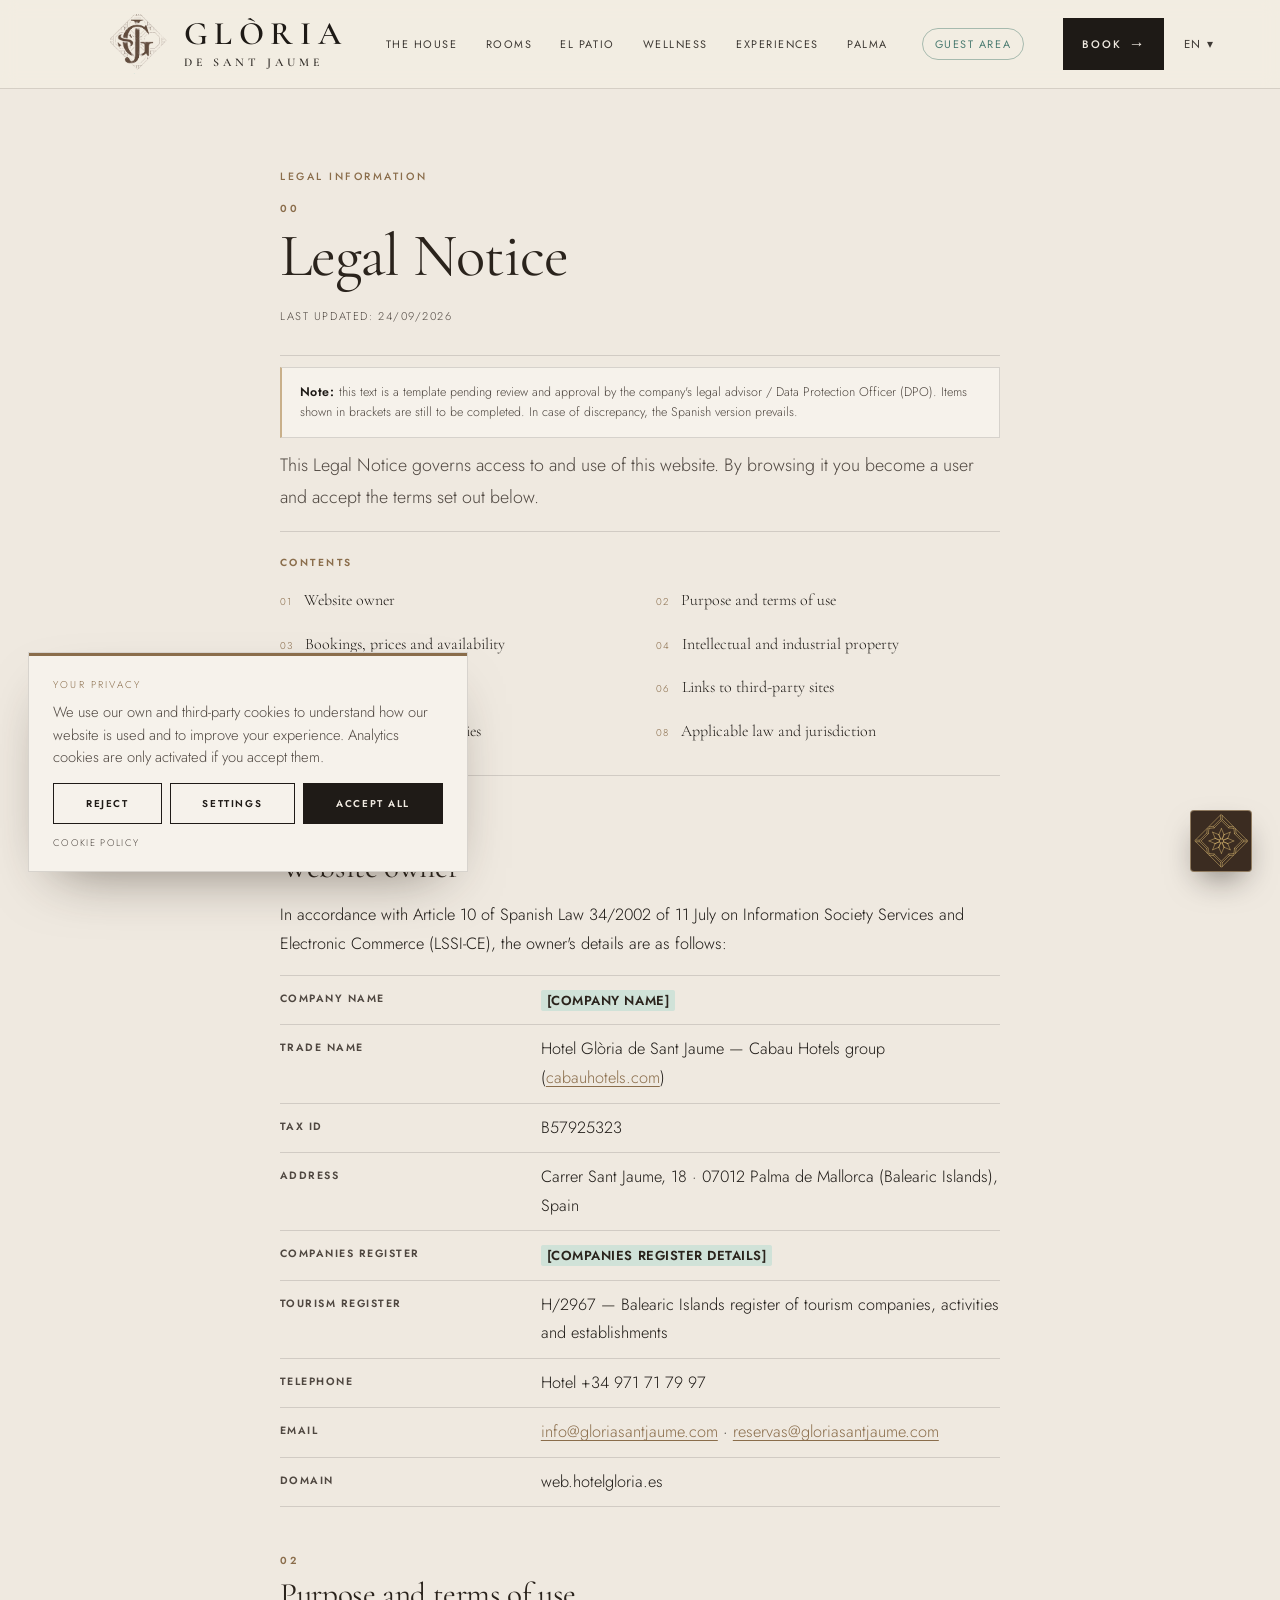
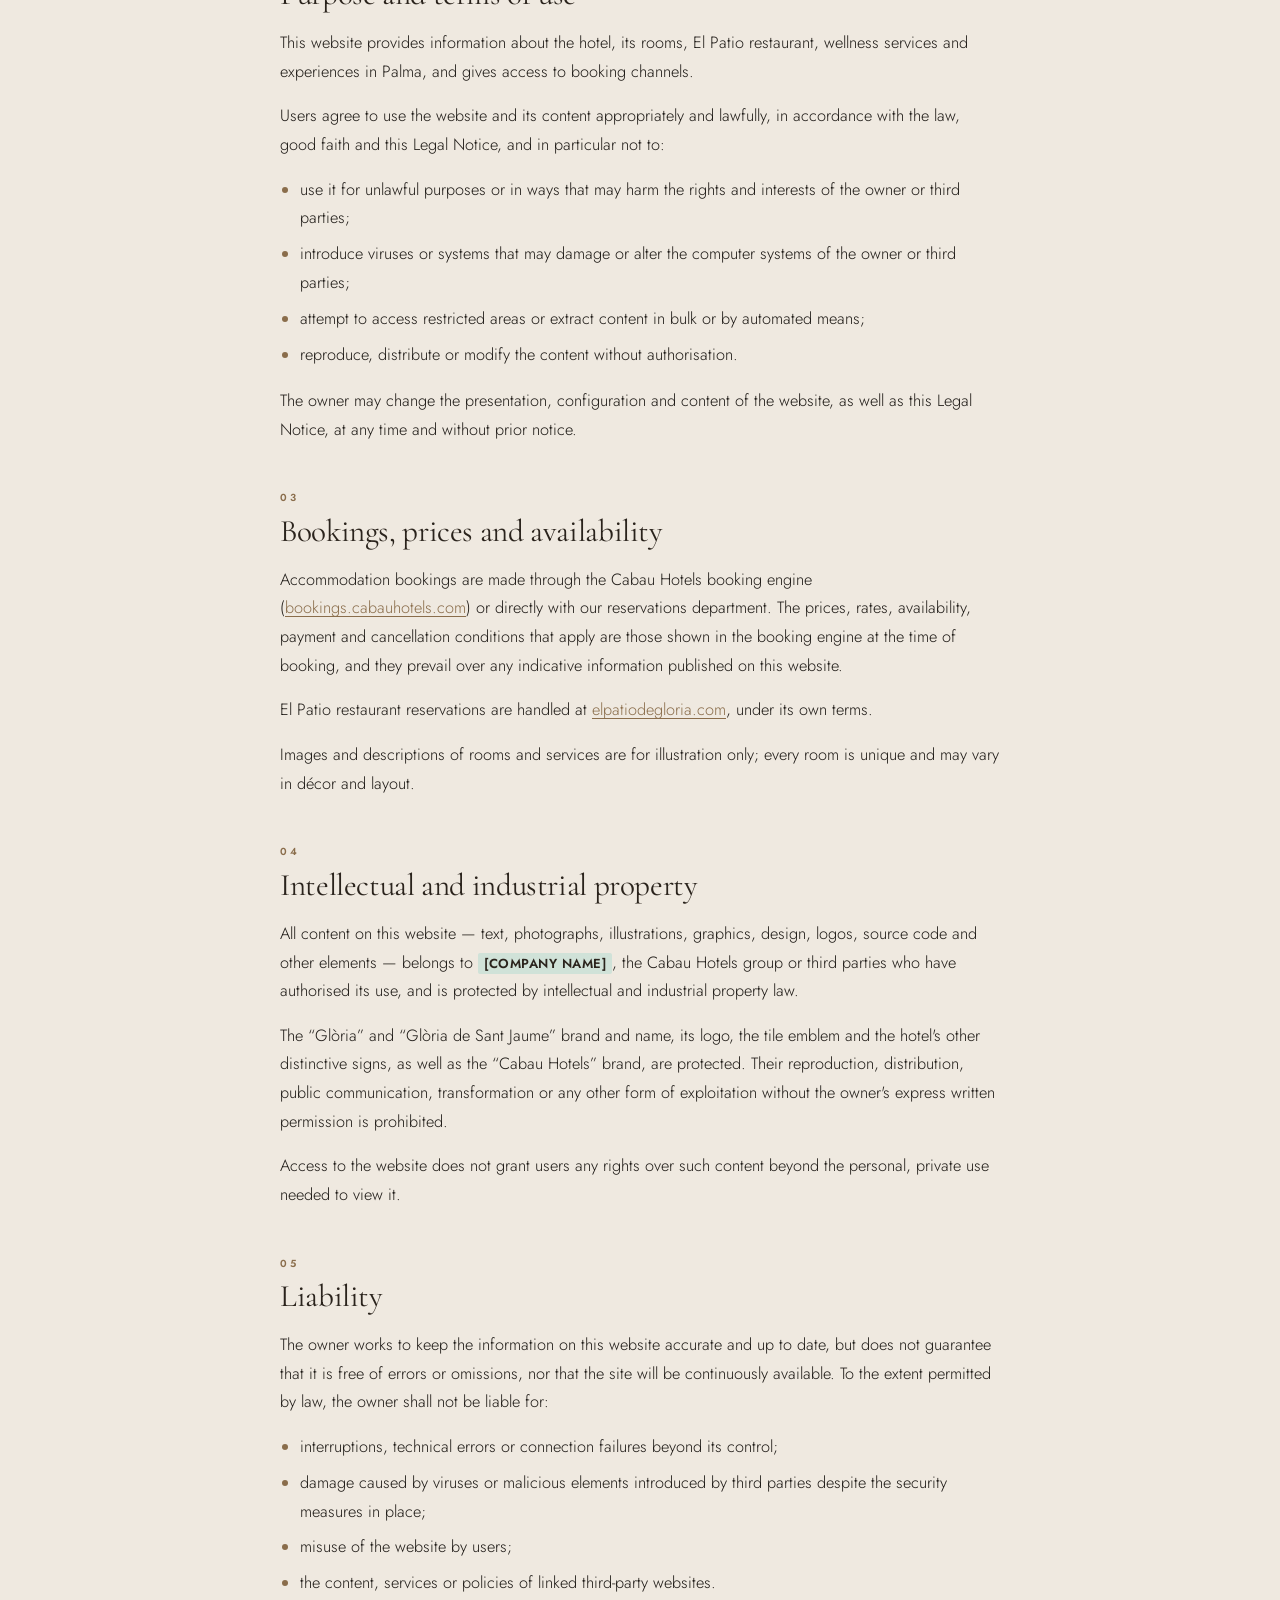
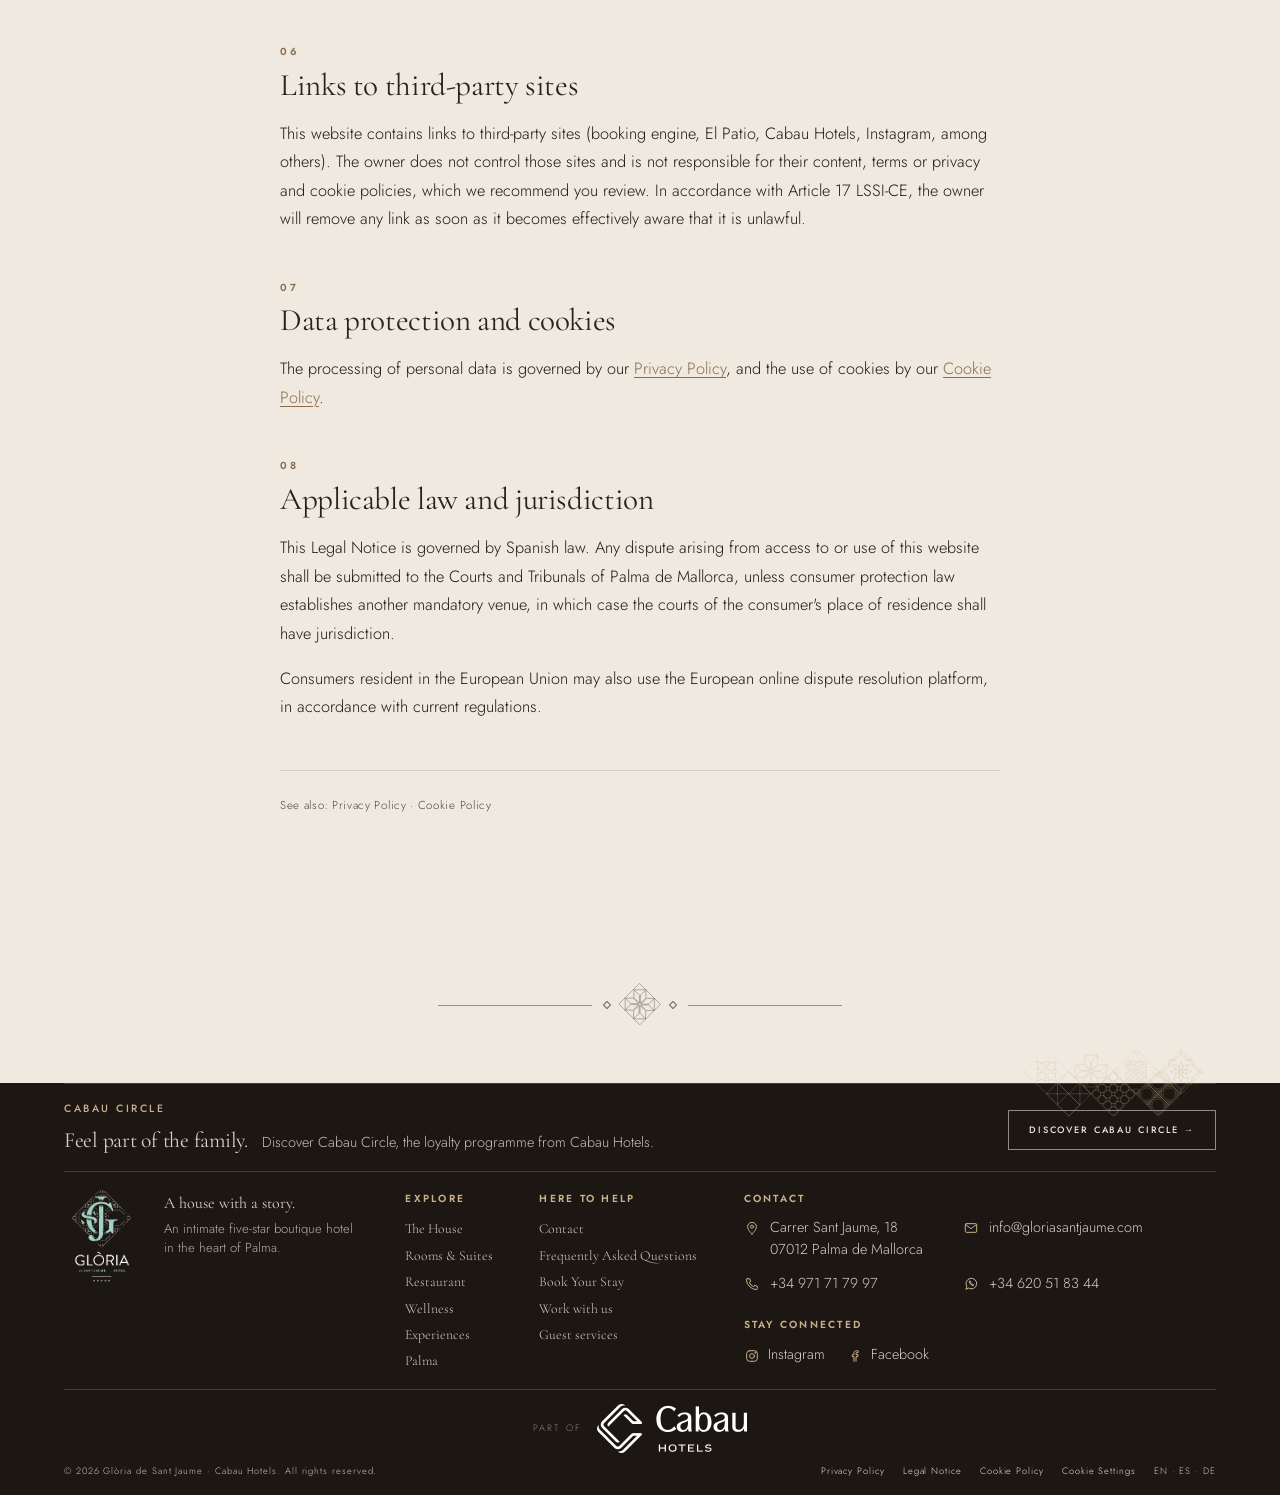
<file: legal.html>
<!doctype html>
<html lang="en">
<head>
<meta charset="utf-8">
<meta name="viewport" content="width=device-width, initial-scale=1, viewport-fit=cover">
<meta name="robots" content="noindex,nofollow">
<title>Legal Notice · Glòria de Sant Jaume</title>
<meta name="description" content="Legal notice and terms of use of the Hotel Glòria de Sant Jaume website, in accordance with Spanish Law 34/2002 (LSSI-CE).">
<link rel="icon" type="image/png" sizes="64x64" href="img/favicon.png?v=02558355">
<link rel="apple-touch-icon" href="img/apple-touch-icon.png?v=4d293441">
<meta name="theme-color" content="#534134">
<link rel="preconnect" href="https://fonts.googleapis.com">
<link rel="preconnect" href="https://fonts.gstatic.com" crossorigin>
<link rel="stylesheet" href="https://fonts.googleapis.com/css2?family=Cormorant+Garamond:ital,wght@0,400;0,500;0,600;1,400;1,500&family=Jost:wght@300;400;500;600&display=swap">
<link rel="stylesheet" href="css/styles.css?v=75">
<link rel="stylesheet" href="css/concierge.css?v=3">
<link rel="stylesheet" href="css/requests.css?v=3">
<link rel="stylesheet" href="css/web2.css?v=3">
<link rel="stylesheet" href="css/legal.css?v=5">
<!--seo:start-->
<meta property="og:type" content="website">
<meta property="og:site_name" content="Glòria de Sant Jaume">
<meta property="og:title" content="Legal Notice · Glòria de Sant Jaume">
<meta property="og:description" content="Legal notice and terms of use of the Hotel Glòria de Sant Jaume website, in accordance with Spanish Law 34/2002 (LSSI-CE).">
<meta property="og:url" content="https://web2.hotelgloria.es/legal.html">
<meta name="twitter:card" content="summary_large_image">
<meta name="twitter:title" content="Legal Notice · Glòria de Sant Jaume">
<meta name="twitter:description" content="Legal notice and terms of use of the Hotel Glòria de Sant Jaume website, in accordance with Spanish Law 34/2002 (LSSI-CE).">
<script type="application/ld+json">{"@context": "https://schema.org", "@graph": [{"@type": "WebPage", "@id": "https://web2.hotelgloria.es/legal.html#webpage", "url": "https://web2.hotelgloria.es/legal.html", "name": "Legal Notice · Glòria de Sant Jaume", "description": "Legal notice and terms of use of the Hotel Glòria de Sant Jaume website, in accordance with Spanish Law 34/2002 (LSSI-CE).", "inLanguage": "en", "isPartOf": {"@type": "WebSite", "@id": "https://web2.hotelgloria.es/#website", "url": "https://web2.hotelgloria.es/", "name": "Glòria de Sant Jaume"}, "about": {"@id": "https://web2.hotelgloria.es/#hotel"}}, {"@type": "BreadcrumbList", "itemListElement": [{"@type": "ListItem", "position": 1, "name": "Glòria de Sant Jaume", "item": "https://web2.hotelgloria.es/"}, {"@type": "ListItem", "position": 2, "name": "Legal Notice", "item": "https://web2.hotelgloria.es/legal.html"}]}, {"@type": "Hotel", "@id": "https://web2.hotelgloria.es/#hotel", "name": "Hotel Glòria de Sant Jaume", "url": "https://web2.hotelgloria.es/", "telephone": "+34 971 71 79 97", "email": "info@gloriasantjaume.com", "address": {"@type": "PostalAddress", "streetAddress": "Carrer Sant Jaume, 18", "postalCode": "07012", "addressLocality": "Palma", "addressRegion": "Illes Balears", "addressCountry": "ES"}, "geo": {"@type": "GeoCoordinates", "latitude": 39.5733526, "longitude": 2.6480637}, "starRating": {"@type": "Rating", "ratingValue": "5"}, "brand": {"@type": "Brand", "name": "Cabau Hotels", "url": "https://cabauhotels.com/"}, "sameAs": ["https://www.instagram.com/hotelgloriasantjaume", "https://www.facebook.com/hotelgloriasantjaume"]}]}</script>
<!--seo:end-->
</head>
<body class="legal-body">

<!-- ================= HEADER ================= -->
<header class="site-header" id="header">
  <div class="header-in">
    <button class="nav-toggle" aria-label="Menu">☰</button>
    <a class="logo" href="index.html"><img class="emblem emblem-light" src="img/emblem-light.png?v=4a5503ec" alt=""><img class="emblem emblem-dark" src="img/emblem-dark.png?v=d326d00e" alt=""><span class="txt"><span class="l1">GLÒRIA</span><span class="l2">de Sant Jaume</span></span></a>
    <nav class="main-nav">
      <a href="the-house.html">The House</a>
      <a href="rooms.html">Rooms</a>
      <a href="el-patio.html">El Patio</a>
      <a href="wellness.html">Wellness</a>
      <a href="experiences.html">Experiences</a>
      <a href="palma.html">Palma</a>
      <a class="nav-guest" href="guest.html">Guest area</a>
    </nav>
    <div class="header-right">
      <a class="btn btn-ghost-light" href="#book" data-book>Book</a>
      <span class="lang">EN ▾</span>
    </div>
  </div>
</header>

<!-- ================= AVISO LEGAL / LEGAL NOTICE ================= -->
<main class="legal-page" data-noi18n>
  <div class="legal-wrap">

    <!-- ========== ES ========== -->
    <article class="legal-doc" data-legal-lang="es" lang="es">
      <span class="eyebrow">Información legal</span>
      <h1>Aviso Legal</h1>
      <p class="legal-updated">Última actualización: 24/09/2026</p>

      <p class="legal-note"><strong>Nota:</strong> este texto es una plantilla pendiente de revisión y validación por el asesor legal / Delegado de Protección de Datos (DPO) de la empresa. Los datos marcados entre corchetes están pendientes de completar.</p>

      <p class="legal-intro">El presente Aviso Legal regula el acceso y el uso de este sitio web. Al navegar por él, usted adquiere la condición de usuario y acepta las condiciones aquí recogidas.</p>

      <nav class="legal-toc" aria-label="Índice">
        <p class="toc-title">Contenido</p>
        <ol>
          <li><a href="#es-titular">Titular del sitio web</a></li>
          <li><a href="#es-objeto">Objeto y condiciones de uso</a></li>
          <li><a href="#es-reservas">Reservas, precios y disponibilidad</a></li>
          <li><a href="#es-propiedad">Propiedad intelectual e industrial</a></li>
          <li><a href="#es-responsabilidad">Responsabilidad</a></li>
          <li><a href="#es-enlaces">Enlaces a sitios de terceros</a></li>
          <li><a href="#es-datos">Protección de datos y cookies</a></li>
          <li><a href="#es-ley">Legislación aplicable y jurisdicción</a></li>
        </ol>
      </nav>

      <section id="es-titular">
        <h2>Titular del sitio web</h2>
        <p>En cumplimiento del artículo 10 de la Ley 34/2002, de 11 de julio, de Servicios de la Sociedad de la Información y de Comercio Electrónico (LSSI-CE), se informa de los datos del titular:</p>
        <dl class="legal-facts">
          <div><dt>Razón social</dt><dd><mark class="ph">[RAZÓN SOCIAL]</mark></dd></div>
          <div><dt>Nombre comercial</dt><dd>Hotel Glòria de Sant Jaume — grupo Cabau Hotels (<a href="https://cabauhotels.com/" target="_blank" rel="noopener">cabauhotels.com</a>)</dd></div>
          <div><dt>CIF / NIF</dt><dd>B57925323</dd></div>
          <div><dt>Domicilio</dt><dd>Carrer Sant Jaume, 18 · 07012 Palma de Mallorca (Illes Balears), España</dd></div>
          <div><dt>Registro Mercantil</dt><dd><mark class="ph">[DATOS REGISTRO MERCANTIL]</mark></dd></div>
          <div><dt>Registro turístico</dt><dd>H/2967 — Registro de empresas, actividades y establecimientos turísticos de las Illes Balears</dd></div>
          <div><dt>Teléfono</dt><dd>Hotel +34 971 71 79 97</dd></div>
          <div><dt>Email</dt><dd><a href="mailto:info@gloriasantjaume.com">info@gloriasantjaume.com</a> · <a href="mailto:reservas@gloriasantjaume.com">reservas@gloriasantjaume.com</a></dd></div>
          <div><dt>Dominio</dt><dd>web.hotelgloria.es</dd></div>
        </dl>
      </section>

      <section id="es-objeto">
        <h2>Objeto y condiciones de uso</h2>
        <p>Este sitio web ofrece información sobre el hotel, sus habitaciones, el restaurante El Patio, los servicios de bienestar y las experiencias en Palma, y facilita el acceso a los canales de reserva.</p>
        <p>El usuario se compromete a hacer un uso adecuado y lícito del sitio web y de sus contenidos, conforme a la ley, la buena fe y el presente Aviso Legal, y en particular a no:</p>
        <ul>
          <li>utilizarlo con fines ilícitos o que puedan dañar los derechos e intereses del titular o de terceros;</li>
          <li>introducir virus o sistemas que puedan dañar o alterar los sistemas informáticos del titular o de terceros;</li>
          <li>intentar acceder a áreas restringidas o extraer contenidos de forma masiva o automatizada;</li>
          <li>reproducir, distribuir o modificar los contenidos sin autorización.</li>
        </ul>
        <p>El titular podrá modificar en cualquier momento, y sin previo aviso, la presentación, configuración y contenidos del sitio web, así como el presente Aviso Legal.</p>
      </section>

      <section id="es-reservas">
        <h2>Reservas, precios y disponibilidad</h2>
        <p>Las reservas de alojamiento se formalizan a través del motor de reservas de Cabau Hotels (<a href="https://bookings.cabauhotels.com" target="_blank" rel="noopener">bookings.cabauhotels.com</a>) o directamente con nuestro departamento de reservas. Los precios, tarifas, disponibilidad, condiciones de pago y de cancelación aplicables son los que se muestran en el motor de reservas en el momento de la contratación, y prevalecen sobre cualquier información orientativa publicada en este sitio web.</p>
        <p>Las reservas del restaurante El Patio se gestionan en <a href="https://www.elpatiodegloria.com" target="_blank" rel="noopener">elpatiodegloria.com</a>, conforme a sus propias condiciones.</p>
        <p>Las imágenes y descripciones de habitaciones y servicios tienen carácter ilustrativo; cada habitación es única y puede presentar variaciones de decoración y distribución.</p>
      </section>

      <section id="es-propiedad">
        <h2>Propiedad intelectual e industrial</h2>
        <p>Todos los contenidos del sitio web —textos, fotografías, ilustraciones, gráficos, diseño, logotipos, código fuente y demás elementos— son titularidad de <mark class="ph">[RAZÓN SOCIAL]</mark>, del grupo Cabau Hotels o de terceros que han autorizado su uso, y están protegidos por la normativa de propiedad intelectual e industrial.</p>
        <p>La marca y denominación «Glòria», «Glòria de Sant Jaume», su logotipo, el emblema de baldosa y los demás signos distintivos del hotel, así como la marca «Cabau Hotels», son signos protegidos. Queda prohibida su reproducción, distribución, comunicación pública, transformación o cualquier otra forma de explotación sin la autorización expresa y por escrito de su titular.</p>
        <p>El acceso al sitio web no confiere al usuario ningún derecho sobre dichos contenidos, más allá del uso personal y privado necesario para su consulta.</p>
      </section>

      <section id="es-responsabilidad">
        <h2>Responsabilidad</h2>
        <p>El titular trabaja para que la información del sitio web sea exacta y esté actualizada, pero no garantiza la ausencia de errores u omisiones ni la disponibilidad continua del sitio. En la medida permitida por la ley, el titular no será responsable de:</p>
        <ul>
          <li>interrupciones, errores técnicos o fallos de conexión ajenos a su control;</li>
          <li>daños derivados de virus o elementos maliciosos introducidos por terceros pese a las medidas de seguridad adoptadas;</li>
          <li>el uso indebido del sitio web por parte de los usuarios;</li>
          <li>los contenidos, servicios o políticas de sitios web de terceros enlazados.</li>
        </ul>
      </section>

      <section id="es-enlaces">
        <h2>Enlaces a sitios de terceros</h2>
        <p>Este sitio web contiene enlaces a sitios de terceros (motor de reservas, El Patio, Cabau Hotels, Instagram, entre otros). El titular no controla dichos sitios ni es responsable de sus contenidos, condiciones o políticas de privacidad y cookies, que le recomendamos consultar. Conforme al artículo 17 de la LSSI-CE, el titular retirará cualquier enlace en cuanto tenga conocimiento efectivo de su ilicitud.</p>
      </section>

      <section id="es-datos">
        <h2>Protección de datos y cookies</h2>
        <p>El tratamiento de datos personales se rige por nuestra <a href="privacy.html">Política de Privacidad</a>, y el uso de cookies por nuestra <a href="cookies.html">Política de Cookies</a>.</p>
      </section>

      <section id="es-ley">
        <h2>Legislación aplicable y jurisdicción</h2>
        <p>El presente Aviso Legal se rige por la legislación española. Para la resolución de cualquier controversia derivada del acceso o uso de este sitio web, las partes se someten a los Juzgados y Tribunales de Palma de Mallorca, salvo que la normativa de consumidores y usuarios establezca otro fuero imperativo, en cuyo caso será competente el del domicilio del consumidor.</p>
        <p>Los consumidores residentes en la Unión Europea pueden recurrir también a la plataforma europea de resolución de litigios en línea, conforme a la normativa vigente.</p>
      </section>

      <p class="legal-end">Véase también: <a href="privacy.html">Política de Privacidad</a> · <a href="cookies.html">Política de Cookies</a></p>
    </article>

    <!-- ========== EN ========== -->
    <article class="legal-doc" data-legal-lang="en" lang="en">
      <span class="eyebrow">Legal information</span>
      <h2 class="lg-h1">Legal Notice</h2>
      <p class="legal-updated">Last updated: 24/09/2026</p>

      <p class="legal-note"><strong>Note:</strong> this text is a template pending review and approval by the company's legal advisor / Data Protection Officer (DPO). Items shown in brackets are still to be completed. In case of discrepancy, the Spanish version prevails.</p>

      <p class="legal-intro">This Legal Notice governs access to and use of this website. By browsing it you become a user and accept the terms set out below.</p>

      <nav class="legal-toc" aria-label="Contents">
        <p class="toc-title">Contents</p>
        <ol>
          <li><a href="#en-owner">Website owner</a></li>
          <li><a href="#en-terms">Purpose and terms of use</a></li>
          <li><a href="#en-bookings">Bookings, prices and availability</a></li>
          <li><a href="#en-ip">Intellectual and industrial property</a></li>
          <li><a href="#en-liability">Liability</a></li>
          <li><a href="#en-links">Links to third-party sites</a></li>
          <li><a href="#en-data">Data protection and cookies</a></li>
          <li><a href="#en-law">Applicable law and jurisdiction</a></li>
        </ol>
      </nav>

      <section id="en-owner">
        <h2>Website owner</h2>
        <p>In accordance with Article 10 of Spanish Law 34/2002 of 11 July on Information Society Services and Electronic Commerce (LSSI-CE), the owner's details are as follows:</p>
        <dl class="legal-facts">
          <div><dt>Company name</dt><dd><mark class="ph">[COMPANY NAME]</mark></dd></div>
          <div><dt>Trade name</dt><dd>Hotel Glòria de Sant Jaume — Cabau Hotels group (<a href="https://cabauhotels.com/" target="_blank" rel="noopener">cabauhotels.com</a>)</dd></div>
          <div><dt>Tax ID</dt><dd>B57925323</dd></div>
          <div><dt>Address</dt><dd>Carrer Sant Jaume, 18 · 07012 Palma de Mallorca (Balearic Islands), Spain</dd></div>
          <div><dt>Companies Register</dt><dd><mark class="ph">[COMPANIES REGISTER DETAILS]</mark></dd></div>
          <div><dt>Tourism register</dt><dd>H/2967 — Balearic Islands register of tourism companies, activities and establishments</dd></div>
          <div><dt>Telephone</dt><dd>Hotel +34 971 71 79 97</dd></div>
          <div><dt>Email</dt><dd><a href="mailto:info@gloriasantjaume.com">info@gloriasantjaume.com</a> · <a href="mailto:reservas@gloriasantjaume.com">reservas@gloriasantjaume.com</a></dd></div>
          <div><dt>Domain</dt><dd>web.hotelgloria.es</dd></div>
        </dl>
      </section>

      <section id="en-terms">
        <h2>Purpose and terms of use</h2>
        <p>This website provides information about the hotel, its rooms, El Patio restaurant, wellness services and experiences in Palma, and gives access to booking channels.</p>
        <p>Users agree to use the website and its content appropriately and lawfully, in accordance with the law, good faith and this Legal Notice, and in particular not to:</p>
        <ul>
          <li>use it for unlawful purposes or in ways that may harm the rights and interests of the owner or third parties;</li>
          <li>introduce viruses or systems that may damage or alter the computer systems of the owner or third parties;</li>
          <li>attempt to access restricted areas or extract content in bulk or by automated means;</li>
          <li>reproduce, distribute or modify the content without authorisation.</li>
        </ul>
        <p>The owner may change the presentation, configuration and content of the website, as well as this Legal Notice, at any time and without prior notice.</p>
      </section>

      <section id="en-bookings">
        <h2>Bookings, prices and availability</h2>
        <p>Accommodation bookings are made through the Cabau Hotels booking engine (<a href="https://bookings.cabauhotels.com" target="_blank" rel="noopener">bookings.cabauhotels.com</a>) or directly with our reservations department. The prices, rates, availability, payment and cancellation conditions that apply are those shown in the booking engine at the time of booking, and they prevail over any indicative information published on this website.</p>
        <p>El Patio restaurant reservations are handled at <a href="https://www.elpatiodegloria.com" target="_blank" rel="noopener">elpatiodegloria.com</a>, under its own terms.</p>
        <p>Images and descriptions of rooms and services are for illustration only; every room is unique and may vary in décor and layout.</p>
      </section>

      <section id="en-ip">
        <h2>Intellectual and industrial property</h2>
        <p>All content on this website — text, photographs, illustrations, graphics, design, logos, source code and other elements — belongs to <mark class="ph">[COMPANY NAME]</mark>, the Cabau Hotels group or third parties who have authorised its use, and is protected by intellectual and industrial property law.</p>
        <p>The “Glòria” and “Glòria de Sant Jaume” brand and name, its logo, the tile emblem and the hotel's other distinctive signs, as well as the “Cabau Hotels” brand, are protected. Their reproduction, distribution, public communication, transformation or any other form of exploitation without the owner's express written permission is prohibited.</p>
        <p>Access to the website does not grant users any rights over such content beyond the personal, private use needed to view it.</p>
      </section>

      <section id="en-liability">
        <h2>Liability</h2>
        <p>The owner works to keep the information on this website accurate and up to date, but does not guarantee that it is free of errors or omissions, nor that the site will be continuously available. To the extent permitted by law, the owner shall not be liable for:</p>
        <ul>
          <li>interruptions, technical errors or connection failures beyond its control;</li>
          <li>damage caused by viruses or malicious elements introduced by third parties despite the security measures in place;</li>
          <li>misuse of the website by users;</li>
          <li>the content, services or policies of linked third-party websites.</li>
        </ul>
      </section>

      <section id="en-links">
        <h2>Links to third-party sites</h2>
        <p>This website contains links to third-party sites (booking engine, El Patio, Cabau Hotels, Instagram, among others). The owner does not control those sites and is not responsible for their content, terms or privacy and cookie policies, which we recommend you review. In accordance with Article 17 LSSI-CE, the owner will remove any link as soon as it becomes effectively aware that it is unlawful.</p>
      </section>

      <section id="en-data">
        <h2>Data protection and cookies</h2>
        <p>The processing of personal data is governed by our <a href="privacy.html">Privacy Policy</a>, and the use of cookies by our <a href="cookies.html">Cookie Policy</a>.</p>
      </section>

      <section id="en-law">
        <h2>Applicable law and jurisdiction</h2>
        <p>This Legal Notice is governed by Spanish law. Any dispute arising from access to or use of this website shall be submitted to the Courts and Tribunals of Palma de Mallorca, unless consumer protection law establishes another mandatory venue, in which case the courts of the consumer's place of residence shall have jurisdiction.</p>
        <p>Consumers resident in the European Union may also use the European online dispute resolution platform, in accordance with current regulations.</p>
      </section>

      <p class="legal-end">See also: <a href="privacy.html">Privacy Policy</a> · <a href="cookies.html">Cookie Policy</a></p>
    </article>

  </div>
</main>

<!-- ================= FOOTER ================= -->

<div class="tr-band" aria-hidden="true"><div class="tile-rule tr-dots"><i class="dot"></i><span class="d"><svg aria-hidden="true" focusable="false" xmlns="http://www.w3.org/2000/svg" viewBox="-0.5 -0.5 37.3 37.3" fill="none" stroke="currentColor" stroke-linecap="round" stroke-linejoin="round"><path d="M24.67 0.48 L18.14 6.32 L18.14 16.53 L24.67 10z" stroke-width="0.47"/><path d="M34.73 10.72 L25.98 10.24 L18.76 17.45 L28 17.45z" stroke-width="0.47"/><path d="M34.61 25.08 L28.76 18.55 L18.55 18.55 L25.08 25.08z" stroke-width="0.47"/><path d="M24.37 35.14 L24.85 26.39 L17.63 19.17 L17.63 28.4z" stroke-width="0.47"/><path d="M10.01 35.01 L16.54 29.17 L16.54 18.96 L10.01 25.49z" stroke-width="0.47"/><path d="M-0.05 24.77 L8.7 25.25 L15.92 18.04 L6.68 18.04z" stroke-width="0.47"/><path d="M0.08 10.41 L5.92 16.94 L16.13 16.94 L9.6 10.41z" stroke-width="0.47"/><path d="M10.32 0.35 L9.83 9.1 L17.05 16.32 L17.05 7.09z" stroke-width="0.47"/><path d="M-0.77 -0.36h36.21v36.21h-36.21z" stroke-width="0.47"/><path d="M24.85 -0.36L35.45 10.24" stroke-width="0.47"/><path d="M24.85 35.85L35.45 25.25" stroke-width="0.47"/><path d="M9.83 35.85L-0.77 25.25" stroke-width="0.47"/><path d="M9.83 -0.36L-0.77 10.24" stroke-width="0.47"/></svg></span><i class="dot"></i></div></div>

<footer class="footer">
  <span class="brand-orn orn-foot" aria-hidden="true"><svg viewBox="0 0 205.3 77.0" fill="none" stroke="currentColor" stroke-width=".6" stroke-linecap="round" stroke-linejoin="round" aria-hidden="true"><defs><clipPath id="oc1"><rect x="-0.45" y="-0.45" width="37.1" height="37.1"/></clipPath></defs><g clip-path="url(#oc1)" transform="translate(25.7 25.7) rotate(45) translate(-18.15 -18.15)"><path d="M14.19 17.75C14.19 15.72 15.84 14.07 17.87 14.07M17.87 14.07C19.9 14.07 21.55 15.72 21.55 17.75M21.55 17.75C21.55 19.79 19.9 21.43 17.87 21.43M17.87 21.43C15.84 21.43 14.19 19.79 14.19 17.75M20.33 28.55C21.99 28.17 23.51 27.42 24.8 26.39M24.8 26.39C24.59 26.44 24.37 26.47 24.14 26.47M24.14 26.47C22.62 26.47 21.38 25.23 21.38 23.71M21.38 23.71C21.38 22.19 22.62 20.95 24.14 20.95M24.14 20.95C25.66 20.95 26.9 22.19 26.9 23.71M26.9 23.71C26.9 23.89 26.88 24.06 26.85 24.23M26.85 24.23C27.7 23.05 28.33 21.7 28.66 20.23M28.66 20.23L28.66 20.24M28.66 20.24C30.88 19.92 33.46 17.76 33.46 17.76M33.46 17.76L33.46 17.75M33.46 17.75L33.46 17.75M33.46 17.75C33.46 17.75 30.88 15.58 28.66 15.27M28.66 15.27L28.66 15.27M28.66 15.27C28.33 13.81 27.7 12.46 26.85 11.28M26.85 11.28C26.88 11.45 26.9 11.62 26.9 11.8M26.9 11.8C26.9 13.32 25.66 14.56 24.14 14.56M24.14 14.56C22.62 14.56 21.38 13.32 21.38 11.8M21.38 11.8C21.38 10.28 22.62 9.04 24.14 9.04M24.14 9.04C24.37 9.04 24.59 9.07 24.8 9.12M24.8 9.12C23.51 8.09 21.99 7.34 20.33 6.96M20.33 6.96C19.95 4.78 17.88 2.31 17.88 2.31M17.88 2.31L17.87 2.31M17.87 2.31L17.86 2.31M17.86 2.31C17.86 2.31 15.79 4.78 15.41 6.96M15.41 6.96C13.75 7.34 12.23 8.09 10.94 9.12M10.94 9.12C11.15 9.07 11.38 9.04 11.6 9.04M11.6 9.04C13.13 9.04 14.36 10.28 14.36 11.8M14.36 11.8C14.36 13.32 13.13 14.56 11.6 14.56M11.6 14.56C10.08 14.56 8.84 13.32 8.84 11.8M8.84 11.8C8.84 11.62 8.86 11.45 8.89 11.28M8.89 11.28C8.04 12.46 7.42 13.81 7.08 15.27M7.08 15.27L7.08 15.27M7.08 15.27C4.86 15.58 2.28 17.75 2.28 17.75M2.28 17.75L2.28 17.75M2.28 17.75L2.28 17.76M2.28 17.76C2.28 17.76 4.86 19.92 7.08 20.24M7.08 20.24L7.08 20.23M7.08 20.23C7.42 21.7 8.04 23.05 8.89 24.23M8.89 24.23C8.86 24.06 8.84 23.89 8.84 23.71M8.84 23.71C8.84 22.19 10.08 20.95 11.6 20.95M11.6 20.95C13.13 20.95 14.36 22.19 14.36 23.71M14.36 23.71C14.36 25.23 13.13 26.47 11.6 26.47M11.6 26.47C11.38 26.47 11.15 26.44 10.94 26.39M10.94 26.39C12.23 27.42 13.75 28.17 15.41 28.55M15.41 28.55C15.79 30.73 17.86 33.2 17.86 33.2M17.86 33.2L17.87 33.2M17.87 33.2L17.88 33.2M17.88 33.2C17.88 33.2 19.95 30.73 20.33 28.55" stroke-width="0.47"/><path d="M-0.2 -0.36h36.21v36.21h-36.21z" stroke-width="0.47"/></g><g clip-path="url(#oc1)" transform="translate(77.0 25.7) rotate(45) translate(-18.15 -18.15)"><path d="M24.67 0.48 L18.14 6.32 L18.14 16.53 L24.67 10z" stroke-width="0.47"/><path d="M34.73 10.72 L25.98 10.24 L18.76 17.45 L28 17.45z" stroke-width="0.47"/><path d="M34.61 25.08 L28.76 18.55 L18.55 18.55 L25.08 25.08z" stroke-width="0.47"/><path d="M24.37 35.14 L24.85 26.39 L17.63 19.17 L17.63 28.4z" stroke-width="0.47"/><path d="M10.01 35.01 L16.54 29.17 L16.54 18.96 L10.01 25.49z" stroke-width="0.47"/><path d="M-0.05 24.77 L8.7 25.25 L15.92 18.04 L6.68 18.04z" stroke-width="0.47"/><path d="M0.08 10.41 L5.92 16.94 L16.13 16.94 L9.6 10.41z" stroke-width="0.47"/><path d="M10.32 0.35 L9.83 9.1 L17.05 16.32 L17.05 7.09z" stroke-width="0.47"/><path d="M-0.77 -0.36h36.21v36.21h-36.21z" stroke-width="0.47"/><path d="M24.85 -0.36L35.45 10.24" stroke-width="0.47"/><path d="M24.85 35.85L35.45 25.25" stroke-width="0.47"/><path d="M9.83 35.85L-0.77 25.25" stroke-width="0.47"/><path d="M9.83 -0.36L-0.77 10.24" stroke-width="0.47"/></g><g clip-path="url(#oc1)" transform="translate(128.3 25.7) rotate(45) translate(-18.15 -18.15)"><path d="M-0.17 -0.36h36.21v36.21h-36.21z" stroke-width="0.47"/><path d="M24.81 14.05C24.74 13.81 24.69 13.56 24.69 13.3M24.69 13.3C24.69 11.98 25.77 10.9 27.09 10.9M27.09 10.9C28.42 10.9 29.49 11.98 29.49 13.3M29.49 13.3C29.49 14.07 29.14 14.74 28.58 15.18M28.58 15.18L28.58 15.19M28.58 15.19C27.64 15.94 26.43 16.39 25.12 16.39M25.12 16.39C22.06 16.39 19.57 13.91 19.57 10.84M19.57 10.84C19.57 8.76 20.73 6.94 22.43 5.99M22.43 5.99L22.44 5.99M22.44 5.99C23.71 6.33 24.68 7.37 24.93 8.67M24.93 8.67L24.93 8.67M24.93 8.67C24.13 9.31 23.61 10.3 23.61 11.41M23.61 11.41C23.61 12.46 24.07 13.41 24.81 14.05" stroke-width="0.47"/><path d="M24.81 21.45C24.74 21.68 24.69 21.93 24.69 22.19M24.69 22.19C24.69 23.52 25.77 24.59 27.09 24.59M27.09 24.59C28.42 24.59 29.49 23.52 29.49 22.19M29.49 22.19C29.49 21.43 29.14 20.75 28.58 20.31M28.58 20.31L28.58 20.31M28.58 20.31C27.64 19.55 26.43 19.1 25.12 19.1M25.12 19.1C22.06 19.1 19.57 21.59 19.57 24.65M19.57 24.65C19.57 26.74 20.73 28.56 22.43 29.51M22.43 29.51L22.44 29.51M22.44 29.51C23.71 29.16 24.68 28.13 24.93 26.83M24.93 26.83L24.93 26.83M24.93 26.83C24.13 26.19 23.61 25.2 23.61 24.09M23.61 24.09C23.61 23.03 24.07 22.09 24.81 21.45" stroke-width="0.47"/><path d="M31.29 21.14C31.2 19.46 29.98 18.07 28.37 17.75M28.37 17.75C29.98 17.43 31.2 16.04 31.29 14.35M31.29 14.35L34.34 17.74M34.34 17.74L31.29 21.14" stroke-width="0.47"/><path d="M17.65 14.82L18.22 14.82M18.22 14.82C18.55 16.1 19.55 17.1 20.83 17.43M20.83 17.43L20.83 18.07M20.83 18.07C19.55 18.4 18.55 19.41 18.22 20.68M18.22 20.68L17.65 20.68M17.65 20.68C17.32 19.41 16.32 18.4 15.04 18.07M15.04 18.07L15.04 17.43M15.04 17.43C16.32 17.1 17.32 16.1 17.65 14.82" stroke-width="0.47"/><path d="M11.06 21.45C11.13 21.68 11.18 21.93 11.18 22.19M11.18 22.19C11.18 23.52 10.1 24.59 8.78 24.59M8.78 24.59C7.45 24.59 6.38 23.52 6.38 22.19M6.38 22.19C6.38 21.43 6.73 20.75 7.29 20.31M7.29 20.31L7.29 20.31M7.29 20.31C8.23 19.55 9.44 19.1 10.75 19.1M10.75 19.1C13.81 19.1 16.3 21.59 16.3 24.65M16.3 24.65C16.3 26.74 15.14 28.56 13.44 29.51M13.44 29.51L13.43 29.51M13.43 29.51C12.16 29.16 11.19 28.13 10.94 26.83M10.94 26.83C11.75 26.19 12.26 25.2 12.26 24.09M12.26 24.09C12.26 23.03 11.8 22.09 11.06 21.45" stroke-width="0.47"/><path d="M11.06 14.05C11.13 13.81 11.18 13.56 11.18 13.3M11.18 13.3C11.18 11.98 10.1 10.9 8.78 10.9M8.78 10.9C7.45 10.9 6.38 11.98 6.38 13.3M6.38 13.3C6.38 14.07 6.73 14.74 7.29 15.18M7.29 15.18L7.29 15.19M7.29 15.19C8.23 15.94 9.44 16.39 10.75 16.39M10.75 16.39C13.81 16.39 16.3 13.91 16.3 10.84M16.3 10.84C16.3 8.76 15.14 6.94 13.44 5.99M13.44 5.99L13.43 5.99M13.43 5.99C12.16 6.33 11.19 7.37 10.94 8.67M10.94 8.67L10.94 8.67M10.94 8.67C11.75 9.31 12.26 10.3 12.26 11.41M12.26 11.41C12.26 12.46 11.8 13.41 11.06 14.05" stroke-width="0.47"/><path d="M4.58 14.35C4.67 16.04 5.89 17.42 7.51 17.75M7.51 17.75C5.89 18.07 4.67 19.46 4.58 21.14M4.58 21.14L1.53 17.75M1.53 17.75L4.58 14.35" stroke-width="0.47"/><path d="M17.94 1.53L20.67 3.92M20.67 3.92C19.3 4.3 18.22 5.43 17.93 6.84M17.93 6.84C17.66 5.52 16.71 4.46 15.47 4.01M15.47 4.01L17.94 1.53" stroke-width="0.47"/><path d="M15.47 31.48C16.71 31.03 17.66 29.97 17.93 28.65M17.93 28.65C18.22 30.06 19.3 31.19 20.67 31.57M20.67 31.57L17.94 33.96M17.94 33.96L15.47 31.48" stroke-width="0.47"/><path d="M-0.17 30.15C2.97 30.15 5.53 32.71 5.53 35.85M5.53 35.85L-0.17 35.85M-0.17 35.85L-0.17 30.15" stroke-width="0.47"/><path d="M-0.17 5.34C2.97 5.34 5.53 2.78 5.53 -0.36M5.53 -0.36L-0.17 -0.36M-0.17 -0.36L-0.17 5.34" stroke-width="0.47"/><path d="M36.04 5.34C32.9 5.34 30.35 2.78 30.35 -0.36M30.35 -0.36L36.04 -0.36M36.04 -0.36L36.04 5.34" stroke-width="0.47"/><path d="M36.04 30.15C32.9 30.15 30.35 32.71 30.35 35.85M30.35 35.85L36.04 35.85M36.04 35.85L36.04 30.15" stroke-width="0.47"/></g><g clip-path="url(#oc1)" transform="translate(179.7 25.7) rotate(45) translate(-18.15 -18.15)"><path d="M18.15 19.95C16.98 19.95 16.04 19 16.04 17.84M16.04 17.84C16.04 16.67 16.98 15.72 18.15 15.72M18.15 15.72C19.32 15.72 20.26 16.67 20.26 17.84M20.26 17.84C20.26 19 19.32 19.95 18.15 19.95" stroke-width="0.47"/><path d="M0.05 -0.26h36.19v36.19h-36.19z" stroke-width="0.47"/><path d="M20.1 18.64L24.29 20.38M24.29 20.38L30.2 17.84M30.2 17.84L24.29 15.29M24.29 15.29L20.09 17.03" stroke-width="0.47"/><path d="M18.96 19.79L20.69 23.98M20.69 23.98L26.67 26.35M26.67 26.35L24.29 20.38M24.29 20.38L20.1 18.64" stroke-width="0.47"/><path d="M18.96 19.79L20.69 23.98M20.69 23.98L18.15 29.88M18.15 29.88L15.6 23.98M15.6 23.98L17.34 19.79" stroke-width="0.47"/><path d="M17.34 19.79L15.6 23.98M15.6 23.98L9.63 26.35M9.63 26.35L12.1 20.34M12.1 20.34L16.2 18.64" stroke-width="0.47"/><path d="M16.2 18.64L12.11 20.34M12.11 20.34L6.1 17.83M6.1 17.83L12.01 15.29M12.01 15.29L16.19 17.02" stroke-width="0.47"/><path d="M16.19 17.02L12.01 15.29M12.01 15.29L9.63 9.32M9.63 9.32L15.6 11.69M15.6 11.69L17.34 15.88" stroke-width="0.47"/><path d="M17.34 15.88L15.6 11.69M15.6 11.69L18.15 5.79M18.15 5.79L20.69 11.69M20.69 11.69L18.96 15.88" stroke-width="0.47"/><path d="M18.96 15.88L20.69 11.69M20.69 11.69L26.67 9.32M26.67 9.32L24.29 15.29M24.29 15.29L20.09 17.03" stroke-width="0.47"/><path d="M18.15 34.94C14.01 31.78 14 31.78 13.74 31.78M13.74 31.78L4.2 31.78M4.2 31.78L4.2 22.24M4.2 22.24C4.2 22.07 4.14 21.9 4.04 21.76M4.04 21.76L1.04 17.83M1.04 17.83L4.04 13.9M4.04 13.9C4.14 13.77 4.2 13.6 4.2 13.43M4.2 13.43L4.2 3.88M4.2 3.88L13.74 3.88M13.74 3.88C13.92 3.88 14.08 3.83 14.22 3.72M14.22 3.72L18.15 0.72M18.15 0.72L22.08 3.72M22.08 3.72C22.22 3.83 22.38 3.88 22.55 3.88M22.55 3.88L32.1 3.88M32.1 3.88L32.1 13.43M32.1 13.43C32.1 13.6 32.16 13.77 32.26 13.9M32.26 13.9L35.26 17.83M35.26 17.83L32.26 21.76M32.26 21.76C32.16 21.9 32.1 22.07 32.1 22.24M32.1 22.24L32.1 31.78M32.1 31.78L22.55 31.78M22.55 31.78C22.38 31.78 22.22 31.84 22.08 31.95M22.08 31.95L18.15 34.94M36.27 34.85L33.67 32.24M33.67 32.24L33.67 22.5M33.67 22.5L36.24 19.13M36.25 16.55L33.67 13.16M33.67 13.16L33.67 3.43M33.67 3.43L36.25 0.84M35.14 -0.27L32.56 2.32M32.56 2.32L22.82 2.32M22.82 2.32L19.45 -0.26M16.86 -0.26L13.48 2.32M13.48 2.32L3.74 2.32M3.74 2.32L1.16 -0.26M0.06 0.85L2.63 3.43M2.63 3.43L2.63 13.16M2.63 13.16L0.05 16.54M0.05 19.13L2.63 22.5M2.63 22.5L2.63 32.24M2.63 32.24L0.05 34.82M1.16 35.93L3.74 33.35M3.74 33.35L13.48 33.35M13.48 33.35C14.14 33.85 15.89 35.19 16.86 35.93M19.44 35.93L22.82 33.35M22.82 33.35L32.56 33.35M32.56 33.35L35.15 35.94" stroke-width="0.47"/></g><g clip-path="url(#oc1)" transform="translate(51.3 51.3) rotate(45) translate(-18.15 -18.15)"><path d="M-0.31 -0.23h36.21v36.21h-36.21z" stroke-width="0.47"/><path d="M17.8 17.87h18.11v18.11h-18.11z" stroke-width="0.47"/><path d="M-0.31 -0.23h18.11v18.11h-18.11z" stroke-width="0.47"/><path d="M35.9 -0.23L17.8 -0.23M17.8 -0.23L26.85 8.82M26.85 8.82L35.9 -0.23" stroke-width="0.47"/><path d="M17.8 17.87L35.9 17.87M35.9 17.87L26.85 8.82M26.85 8.82L17.8 17.87" stroke-width="0.47"/><path d="M17.8 17.87L-0.31 17.87M-0.31 17.87L8.74 26.93M8.74 26.93L17.8 17.87" stroke-width="0.47"/><path d="M-0.31 35.98L17.8 35.98M17.8 35.98L8.74 26.93M8.74 26.93L-0.31 35.98" stroke-width="0.47"/></g><g clip-path="url(#oc1)" transform="translate(102.7 51.3) rotate(45) translate(-18.15 -18.15)"><path d="M-0.17 0.2h36.21v36.21h-36.21z" stroke-width="0.47"/><path d="M17.8 6.6L17.8 2.85M17.8 2.85L15.14 0.2M15.14 0.2L11.39 0.2M11.39 0.2L8.74 2.85M8.74 2.85L8.74 6.6M8.74 6.6L11.39 9.25M11.39 9.25L15.14 9.25M15.14 9.25L17.8 6.6" stroke-width="0.47"/><path d="M17.8 15.65L17.8 11.9M17.8 11.9L15.14 9.25M15.14 9.25L11.39 9.25M11.39 9.25L8.74 11.9M8.74 11.9L8.74 15.65M8.74 15.65L11.39 18.3M11.39 18.3L15.14 18.3M15.14 18.3L17.8 15.65" stroke-width="0.47"/><path d="M8.74 6.6L8.74 2.85M8.74 2.85L6.13 0.2M6.13 0.2L2.44 0.2M2.44 0.2L-0.17 2.85M-0.17 2.85L-0.17 6.6M-0.17 6.6L2.44 9.25M2.44 9.25L6.13 9.25M6.13 9.25L8.74 6.6" stroke-width="0.47"/><path d="M8.74 15.65L8.74 11.9M8.74 11.9L6.13 9.25M6.13 9.25L2.44 9.25M2.44 9.25L-0.17 11.9M-0.17 11.9L-0.17 15.65M-0.17 15.65L2.44 18.3M2.44 18.3L6.13 18.3M6.13 18.3L8.74 15.65" stroke-width="0.47"/><path d="M17.94 24.71L17.94 20.96M17.94 20.96L15.28 18.3M15.28 18.3L11.53 18.3M11.53 18.3L8.88 20.96M8.88 20.96L8.88 24.71M8.88 24.71L11.53 27.36M11.53 27.36L15.28 27.36M15.28 27.36L17.94 24.71" stroke-width="0.47"/><path d="M17.8 33.76L17.8 30.01M17.8 30.01L15.14 27.36M15.14 27.36L11.39 27.36M11.39 27.36L8.74 30.01M8.74 30.01L8.74 33.76M8.74 33.76L11.39 36.41M11.39 36.41L15.14 36.41M15.14 36.41L17.8 33.76" stroke-width="0.47"/><path d="M8.88 24.71L8.88 20.96M8.88 20.96L6.23 18.3M6.23 18.3L2.48 18.3M2.48 18.3L-0.17 20.96M-0.17 20.96L-0.17 24.71M-0.17 24.71L2.48 27.36M2.48 27.36L6.23 27.36M6.23 27.36L8.88 24.71" stroke-width="0.47"/><path d="M8.74 33.76L8.74 30.01M8.74 30.01L6.13 27.36M6.13 27.36L2.44 27.36M2.44 27.36L-0.17 30.01M-0.17 30.01L-0.17 33.76M-0.17 33.76L2.44 36.41M2.44 36.41L6.13 36.41M6.13 36.41L8.74 33.76" stroke-width="0.47"/><path d="M35.9 6.6L35.9 2.85M35.9 2.85L33.25 0.2M33.25 0.2L29.5 0.2M29.5 0.2L26.85 2.85M26.85 2.85L26.85 6.6M26.85 6.6L29.5 9.25M29.5 9.25L33.25 9.25M33.25 9.25L35.9 6.6" stroke-width="0.47"/><path d="M35.9 15.65L35.9 11.9M35.9 11.9L33.25 9.25M33.25 9.25L29.5 9.25M29.5 9.25L26.85 11.9M26.85 11.9L26.85 15.65M26.85 15.65L29.5 18.3M29.5 18.3L33.25 18.3M33.25 18.3L35.9 15.65" stroke-width="0.47"/><path d="M26.85 6.6L26.85 2.85M26.85 2.85L24.2 0.2M24.2 0.2L20.45 0.2M20.45 0.2L17.8 2.85M17.8 2.85L17.8 6.6M17.8 6.6L20.45 9.25M20.45 9.25L24.2 9.25M24.2 9.25L26.85 6.6" stroke-width="0.47"/><path d="M26.85 15.65L26.85 11.9M26.85 11.9L24.2 9.25M24.2 9.25L20.45 9.25M20.45 9.25L17.8 11.9M17.8 11.9L17.8 15.65M17.8 15.65L20.45 18.3M20.45 18.3L24.2 18.3M24.2 18.3L26.85 15.65" stroke-width="0.47"/><path d="M35.9 24.71L35.9 20.96M35.9 20.96L33.25 18.3M33.25 18.3L29.5 18.3M29.5 18.3L26.85 20.96M26.85 20.96L26.85 24.71M26.85 24.71L29.5 27.36M29.5 27.36L33.25 27.36M33.25 27.36L35.9 24.71" stroke-width="0.47"/><path d="M35.9 33.76L35.9 30.01M35.9 30.01L33.25 27.36M33.25 27.36L29.5 27.36M29.5 27.36L26.85 30.01M26.85 30.01L26.85 33.76M26.85 33.76L29.5 36.41M29.5 36.41L33.25 36.41M33.25 36.41L35.9 33.76" stroke-width="0.47"/><path d="M26.85 24.71L26.85 20.96M26.85 20.96L24.2 18.3M24.2 18.3L20.45 18.3M20.45 18.3L17.8 20.96M17.8 20.96L17.8 24.71M17.8 24.71L20.45 27.36M20.45 27.36L24.2 27.36M24.2 27.36L26.85 24.71" stroke-width="0.47"/><path d="M26.85 33.76L26.85 30.01M26.85 30.01L24.2 27.36M24.2 27.36L20.45 27.36M20.45 27.36L17.8 30.01M17.8 30.01L17.8 33.76M17.8 33.76L20.45 36.41M20.45 36.41L24.2 36.41M24.2 36.41L26.85 33.76" stroke-width="0.47"/></g><g clip-path="url(#oc1)" transform="translate(154.0 51.3) rotate(45) translate(-18.15 -18.15)"><path d="M35.9 13.03L35.9 5.53M35.9 5.53L30.6 0.22M30.6 0.22L23.1 0.22M23.1 0.22L17.8 5.53M17.8 5.53L17.8 13.03M17.8 13.03L23.1 18.33M23.1 18.33L30.6 18.33M30.6 18.33L35.9 13.03" stroke-width="0.47"/><path d="M33.73 12.13L33.73 6.43M33.73 6.43L29.7 2.4M29.7 2.4L24 2.4M24 2.4L19.97 6.43M19.97 6.43L19.97 12.13M19.97 12.13L24 16.16M24 16.16L29.7 16.16M29.7 16.16L33.73 12.13" stroke-width="0.47"/><path d="M33.99 14.94L35.9 16.85" stroke-width="0.47"/><path d="M34.42 18.33L32.51 16.42" stroke-width="0.47"/><path d="M32.51 2.13L34.42 0.22" stroke-width="0.47"/><path d="M35.9 1.71L33.99 3.62" stroke-width="0.47"/><path d="M19.71 3.62L17.8 1.71" stroke-width="0.47"/><path d="M19.28 0.22L21.19 2.13" stroke-width="0.47"/><path d="M21.19 16.42L19.28 18.33" stroke-width="0.47"/><path d="M17.8 16.85L19.71 14.94" stroke-width="0.47"/><path d="M35.9 31.14L35.9 23.64M35.9 23.64L30.6 18.33M30.6 18.33L23.1 18.33M23.1 18.33L17.8 23.64M17.8 23.64L17.8 31.14M17.8 31.14L23.1 36.44M23.1 36.44L30.6 36.44M30.6 36.44L35.9 31.14" stroke-width="0.47"/><path d="M33.73 30.24L33.73 24.53M33.73 24.53L29.7 20.5M29.7 20.5L24 20.5M24 20.5L19.97 24.53M19.97 24.53L19.97 30.24M19.97 30.24L24 34.27M24 34.27L29.7 34.27M29.7 34.27L33.73 30.24" stroke-width="0.47"/><path d="M33.99 33.05L35.9 34.96" stroke-width="0.47"/><path d="M34.42 36.44L32.51 34.53" stroke-width="0.47"/><path d="M32.51 20.24L34.42 18.33" stroke-width="0.47"/><path d="M35.9 19.82L33.99 21.73" stroke-width="0.47"/><path d="M19.71 21.73L17.8 19.82" stroke-width="0.47"/><path d="M19.28 18.33L21.19 20.24" stroke-width="0.47"/><path d="M21.19 34.53L19.28 36.44" stroke-width="0.47"/><path d="M17.8 34.96L19.71 33.05" stroke-width="0.47"/><path d="M17.8 13.03L17.8 5.53M17.8 5.53L12.49 0.22M12.49 0.22L4.99 0.22M4.99 0.22L-0.31 5.53M-0.31 5.53L-0.31 13.03M-0.31 13.03L4.99 18.33M4.99 18.33L12.49 18.33M12.49 18.33L17.8 13.03" stroke-width="0.47"/><path d="M15.63 12.13L15.63 6.43M15.63 6.43L11.59 2.4M11.59 2.4L5.89 2.4M5.89 2.4L1.86 6.43M1.86 6.43L1.86 12.13M1.86 12.13L5.89 16.16M5.89 16.16L11.59 16.16M11.59 16.16L15.63 12.13" stroke-width="0.47"/><path d="M15.89 14.94L17.8 16.85" stroke-width="0.47"/><path d="M16.31 18.33L14.4 16.42" stroke-width="0.47"/><path d="M14.4 2.13L16.31 0.22" stroke-width="0.47"/><path d="M17.8 1.71L15.89 3.62" stroke-width="0.47"/><path d="M1.6 3.62L-0.31 1.71" stroke-width="0.47"/><path d="M1.17 0.22L3.08 2.13" stroke-width="0.47"/><path d="M3.08 16.42L1.17 18.33" stroke-width="0.47"/><path d="M-0.31 16.85L1.6 14.94" stroke-width="0.47"/><path d="M17.8 31.14L17.8 23.64M17.8 23.64L12.49 18.33M12.49 18.33L4.99 18.33M4.99 18.33L-0.31 23.64M-0.31 23.64L-0.31 31.14M-0.31 31.14L4.99 36.44M4.99 36.44L12.49 36.44M12.49 36.44L17.8 31.14" stroke-width="0.47"/><path d="M15.63 30.24L15.63 24.53M15.63 24.53L11.59 20.5M11.59 20.5L5.89 20.5M5.89 20.5L1.86 24.53M1.86 24.53L1.86 30.24M1.86 30.24L5.89 34.27M5.89 34.27L11.59 34.27M11.59 34.27L15.63 30.24" stroke-width="0.47"/><path d="M15.89 33.05L17.8 34.96" stroke-width="0.47"/><path d="M16.31 36.44L14.4 34.53" stroke-width="0.47"/><path d="M14.4 20.24L16.31 18.33" stroke-width="0.47"/><path d="M17.8 19.82L15.89 21.73" stroke-width="0.47"/><path d="M1.6 21.73L-0.31 19.82" stroke-width="0.47"/><path d="M1.17 18.33L3.08 20.24" stroke-width="0.47"/><path d="M3.08 34.53L1.17 36.44" stroke-width="0.47"/><path d="M-0.31 34.96L1.6 33.05" stroke-width="0.47"/><path d="M17.8 0.23h18.11v18.11h-18.11z" stroke-width="0.47"/><path d="M17.8 18.33h18.11v18.11h-18.11z" stroke-width="0.47"/><path d="M-0.31 0.23h18.11v18.11h-18.11z" stroke-width="0.47"/><path d="M-0.31 18.33h18.11v18.11h-18.11z" stroke-width="0.47"/></g></svg></span><!--/orn-->
  <div class="wrap">
    <div class="cabau">

      <div><span class="eyebrow">Cabau Circle</span><h3>Feel part of the family.</h3><p class="muted" style="color:rgba(243,237,226,.8)">Discover Cabau Circle, the loyalty programme from Cabau Hotels.</p></div>
      <a class="btn btn-ghost-light" href="https://cabauhotels.com/" target="_blank" rel="noopener">Discover Cabau Circle →</a>
    </div>
    <div class="footer-cols">
      <div class="flogo">
        <img loading="lazy" decoding="async" class="foot-logo" src="img/logo-light.png?v=b30fa514" alt="Glòria de Sant Jaume · Palma"><div class="line"></div>
        <p class="serif-lead" style="font-size:1.2rem;margin:0 0 6px">A house with a story.</p>
        <p class="muted" style="color:rgba(243,237,226,.7);font-size:.95rem">An intimate five-star boutique hotel in the heart of Palma.</p>
      </div>
      <div><h4>Explore</h4><ul>
        <li><a href="the-house.html">The House</a></li><li><a href="rooms.html">Rooms &amp; Suites</a></li>
        <li><a href="el-patio.html">Restaurant</a></li><li><a href="wellness.html">Wellness</a></li>
        <li><a href="experiences.html">Experiences</a></li><li><a href="palma.html">Palma</a></li></ul></div>
      <div><h4>Here to help</h4><ul>
        <li><a href="#contact">Contact</a></li><li><a href="faq.html">Frequently Asked Questions</a></li>
        <li><a href="#book" data-book>Book Your Stay</a></li><li><a href="careers.html">Work with us</a></li><li><a href="guest.html">Guest services</a></li></ul></div>
      <div id="contact"><h4>Contact</h4>
        <div class="ct-grid">
          <div class="contact-row"><svg class="ci" viewBox="0 0 24 24" width="16" height="16" fill="none" stroke="currentColor" stroke-width="1.5" stroke-linecap="round" stroke-linejoin="round" aria-hidden="true"><path d="M12 21s-6.5-5.6-6.5-11a6.5 6.5 0 0 1 13 0c0 5.4-6.5 11-6.5 11z"/><circle cx="12" cy="10" r="2.3"/></svg><span>Carrer Sant Jaume, 18<br>07012 Palma de Mallorca</span></div>
          <div class="contact-row"><svg class="ci" viewBox="0 0 24 24" width="16" height="16" fill="none" stroke="currentColor" stroke-width="1.5" stroke-linecap="round" stroke-linejoin="round" aria-hidden="true"><rect x="3.5" y="5.5" width="17" height="13" rx="1.5"/><path d="M4 7l8 6 8-6"/></svg><span><a href="mailto:info@gloriasantjaume.com">info@gloriasantjaume.com</a></span></div>
          <div class="contact-row"><svg class="ci" viewBox="0 0 24 24" width="16" height="16" fill="none" stroke="currentColor" stroke-width="1.5" stroke-linecap="round" stroke-linejoin="round" aria-hidden="true"><path d="M5 4h3.5l1.6 4-2.2 1.4a11 11 0 0 0 6.7 6.7l1.4-2.2 4 1.6V19a1.5 1.5 0 0 1-1.6 1.5A16.5 16.5 0 0 1 3.5 5.6 1.5 1.5 0 0 1 5 4z"/></svg><span><a href="tel:+34971717997">+34 971 71 79 97</a></span></div>
          <div class="contact-row"><svg class="ci" viewBox="0 0 24 24" width="16" height="16" fill="none" stroke="currentColor" stroke-width="1.5" stroke-linecap="round" stroke-linejoin="round" aria-hidden="true"><path d="M4.5 19.5l1.2-3.9A8 8 0 1 1 8.6 18.4z"/><path d="M9.3 8.6c.3 2.6 2.9 5.3 5.9 5.9l1-1.3-1.8-.9-.8.7c-1-.4-2.1-1.5-2.6-2.6l.7-.8-.8-1.8z"/></svg><span><a href="https://wa.me/34620518344" target="_blank" rel="noopener" data-track="whatsapp">+34 620 51 83 44</a></span></div>
        </div>
        <h4 class="ct-h">Stay connected</h4>
        <div class="ct-social">
          <a href="https://www.instagram.com/hotelgloriasantjaume" target="_blank" rel="noopener" data-track="instagram"><svg class="ci" viewBox="0 0 24 24" width="16" height="16" fill="none" stroke="currentColor" stroke-width="1.5" stroke-linecap="round" stroke-linejoin="round" aria-hidden="true"><rect x="4" y="4" width="16" height="16" rx="4.5"/><circle cx="12" cy="12" r="3.6"/><circle cx="16.9" cy="7.1" r=".6" fill="currentColor"/></svg><span>Instagram</span></a>
          <a href="https://www.facebook.com/hotelgloriasantjaume" target="_blank" rel="noopener" data-track="facebook"><svg class="ci" viewBox="0 0 24 24" width="16" height="16" fill="none" stroke="currentColor" stroke-width="1.5" stroke-linecap="round" stroke-linejoin="round" aria-hidden="true"><path d="M13.5 20v-7h2.6l.4-3h-3V8.3c0-.9.3-1.4 1.5-1.4h1.6V4.2a20 20 0 0 0-2.4-.1c-2.3 0-3.8 1.4-3.8 4V10H8v3h2.4v7"/></svg><span>Facebook</span></a>
        </div></div>
    </div>
    <div class="cabau-affil"><span class="pa">Part of</span><a href="https://cabauhotels.com/" target="_blank" rel="noopener"><img loading="lazy" decoding="async" src="img/logo-cabau.webp?v=c63f5e16" alt="Cabau Hotels"></a></div>
    <div class="footer-bottom">
      <span>© 2026 Glòria de Sant Jaume · Cabau Hotels. All rights reserved.</span>
      <span class="links"><a href="privacy.html">Privacy Policy</a><a href="legal.html">Legal Notice</a><a href="cookies.html">Cookie Policy</a><a href="#" data-cookie-settings>Cookie Settings</a><span>EN · ES · DE</span></span>
    </div>
  </div>
</footer>

<a class="sticky-book btn btn-dark" href="index.html#book" data-book>Check availability</a>

<script src="js/i18n-data.js?v=24faq"></script>
<script src="js/i18n.js?v=4"></script>
<script src="js/consent.js?v=4"></script>
<script src="js/site.js?v=21g"></script>
<script src="js/concierge.js?v=5t" defer></script>
<script src="js/requests.js?v=7" defer></script>
</body>
</html>
</file>
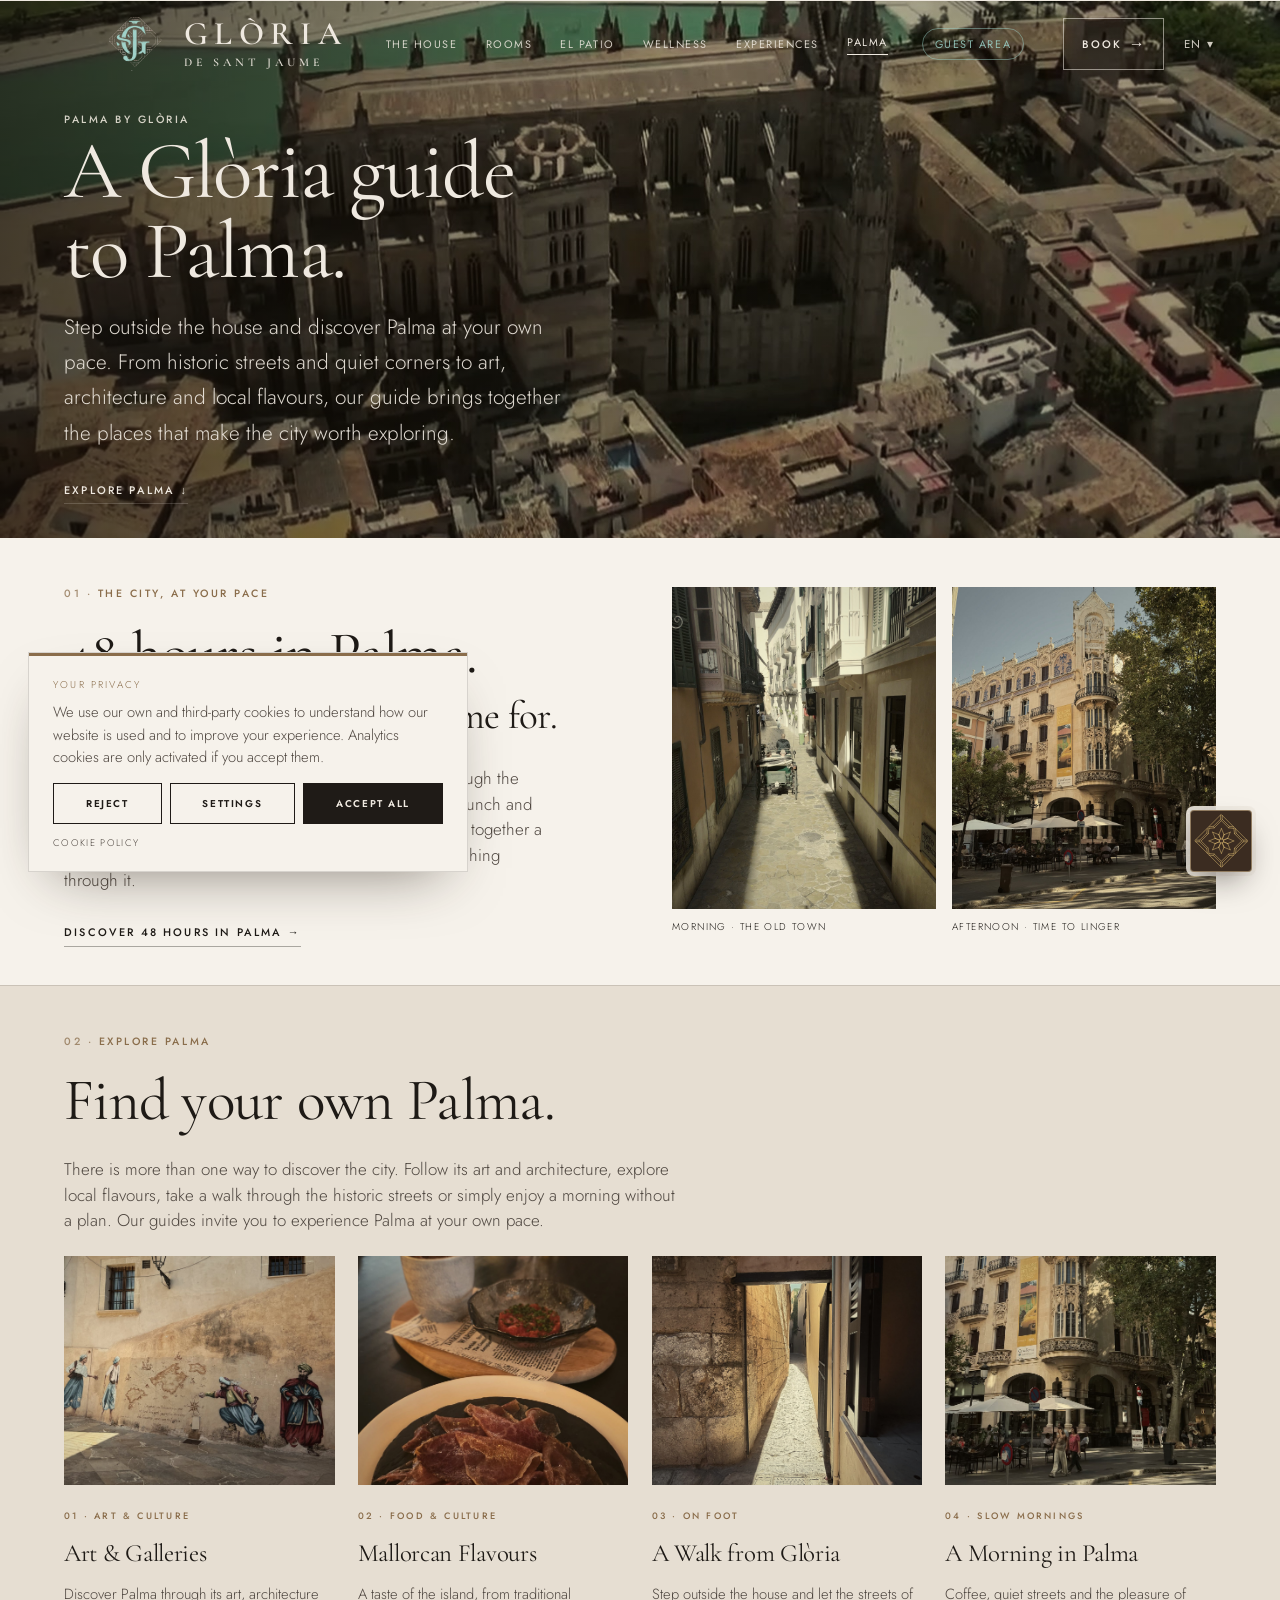
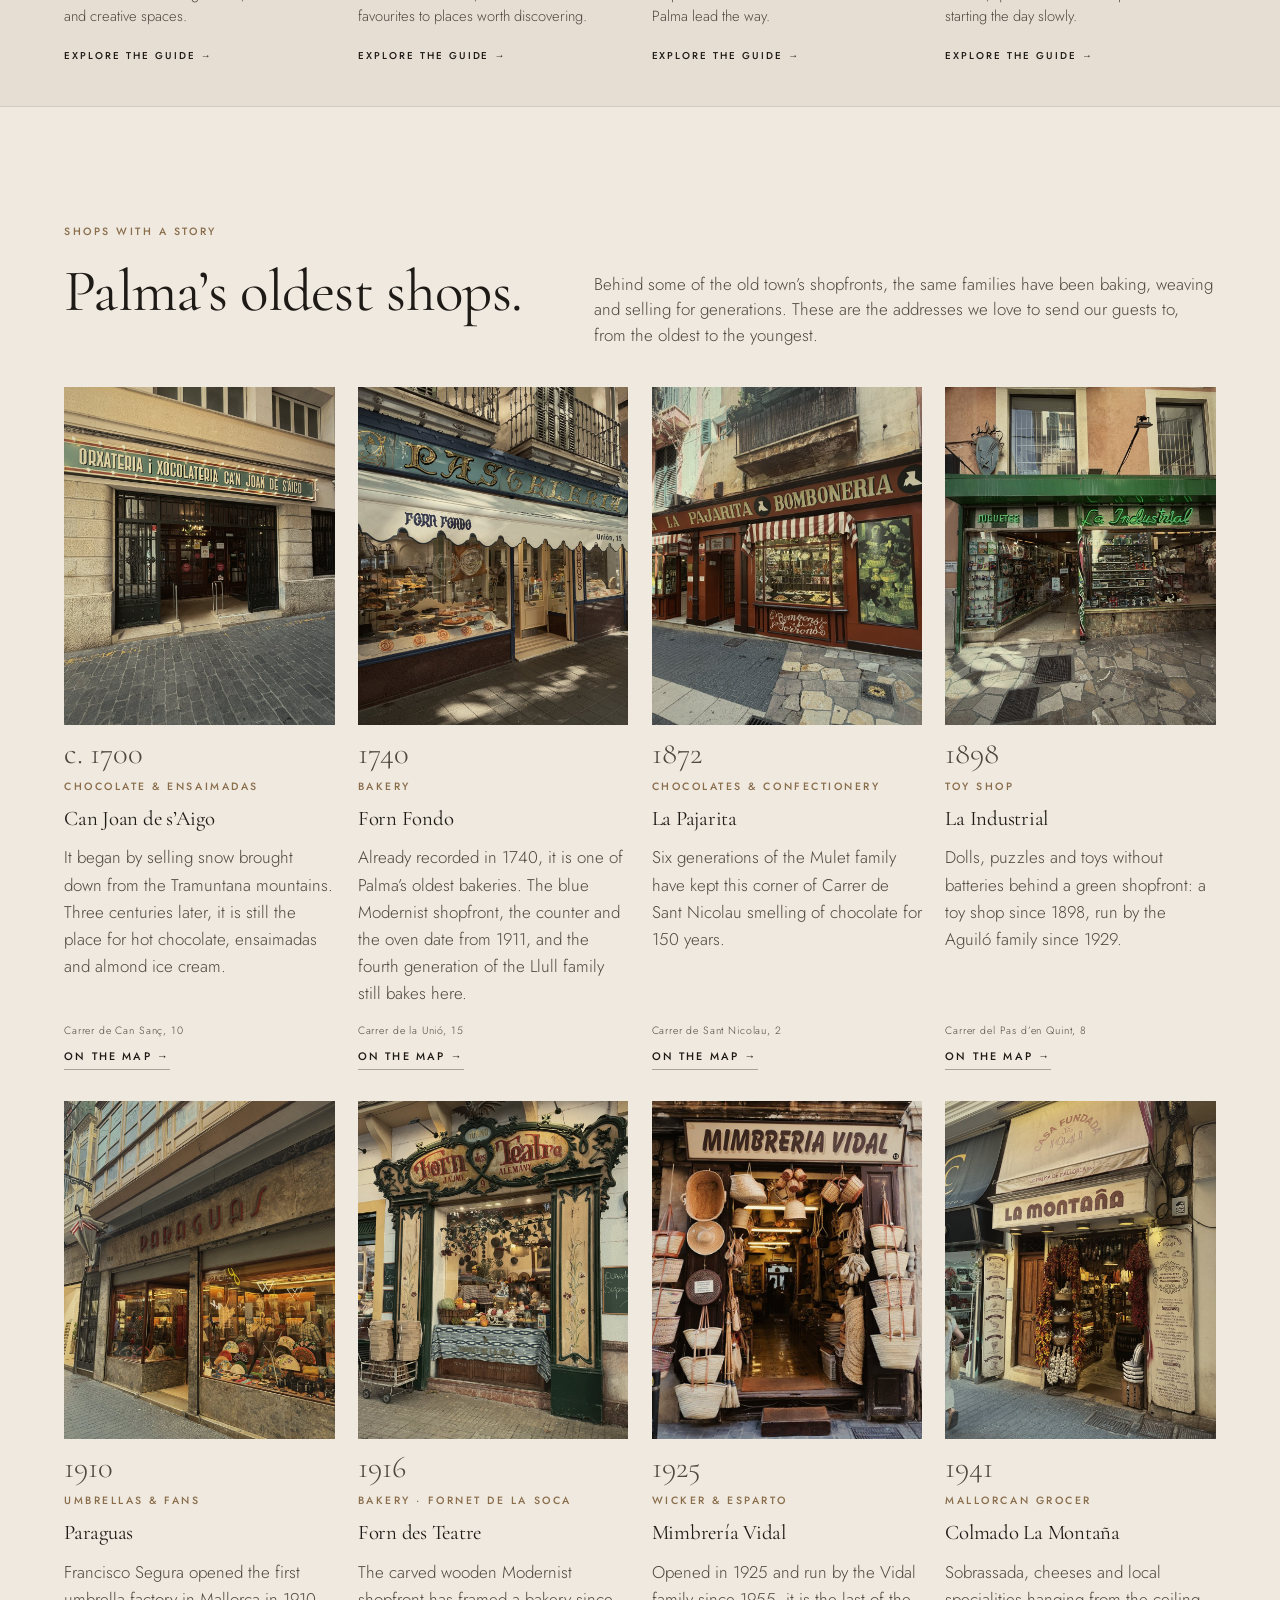
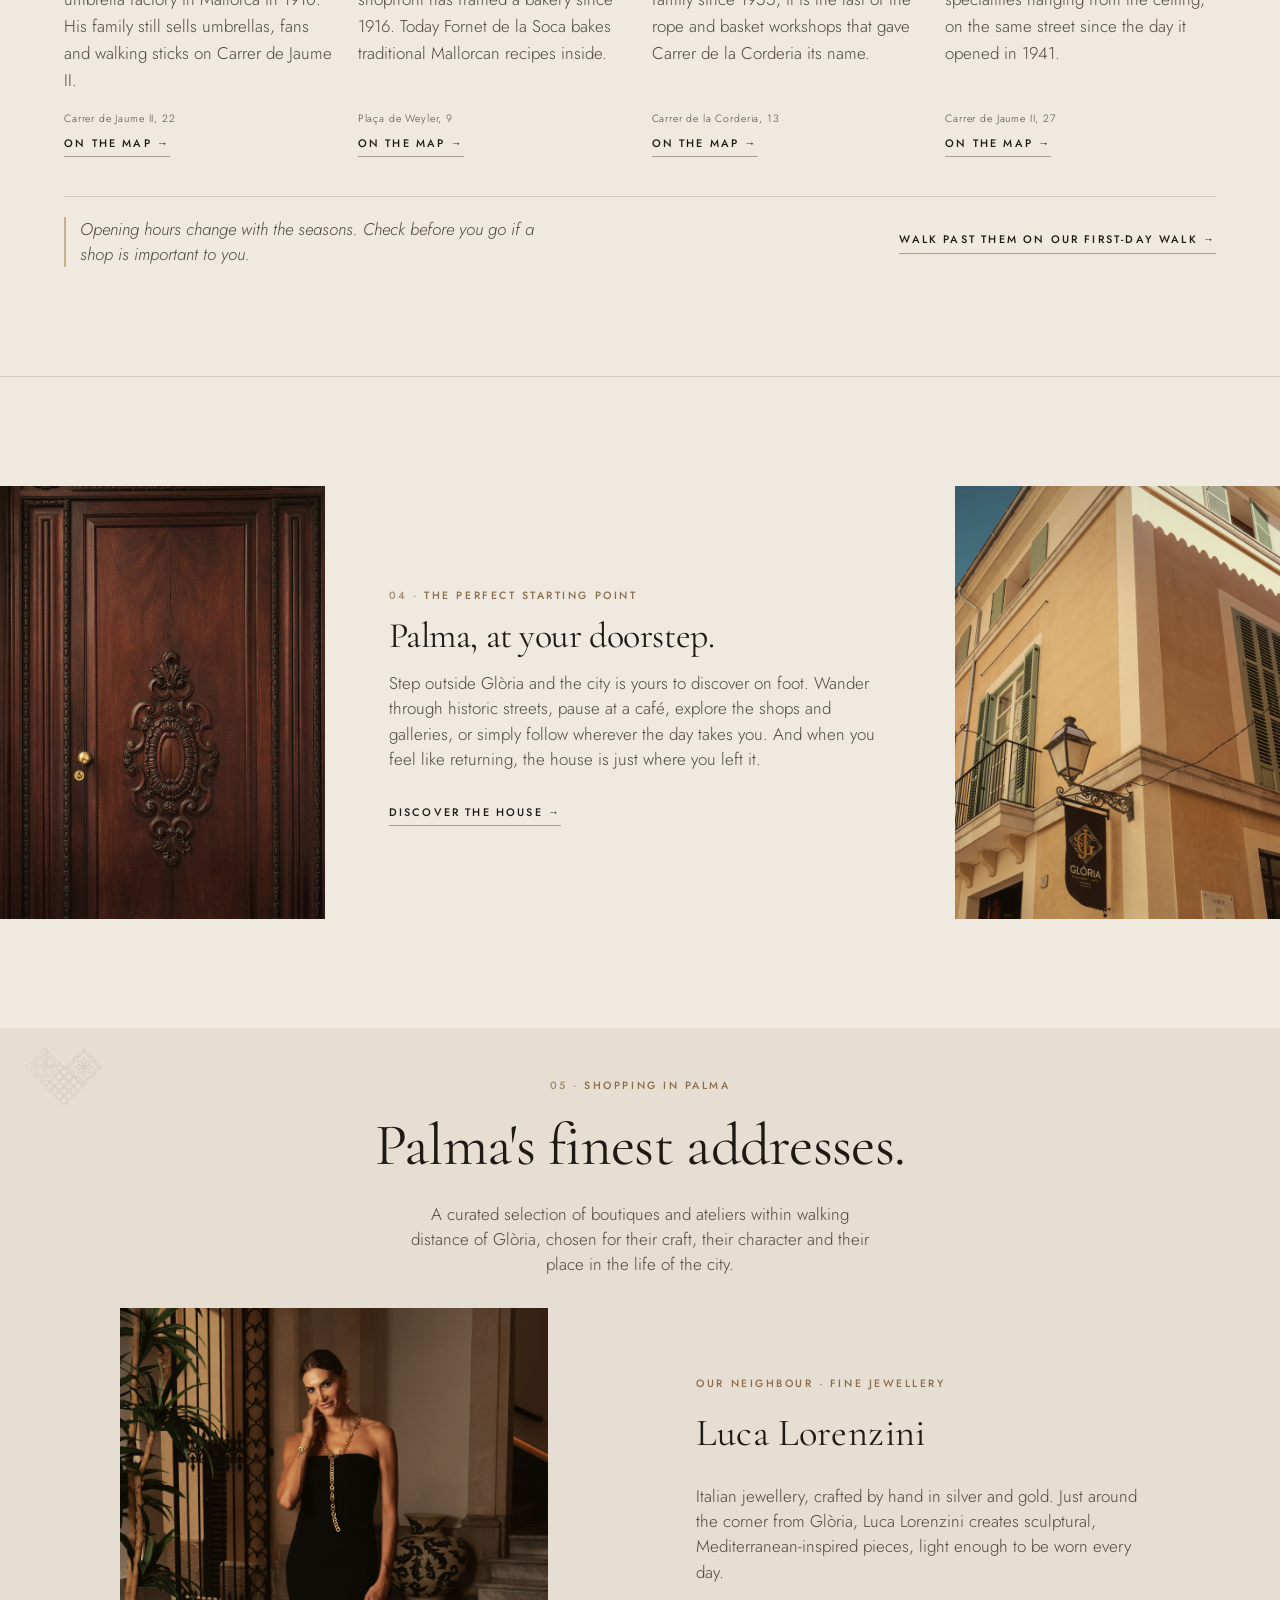
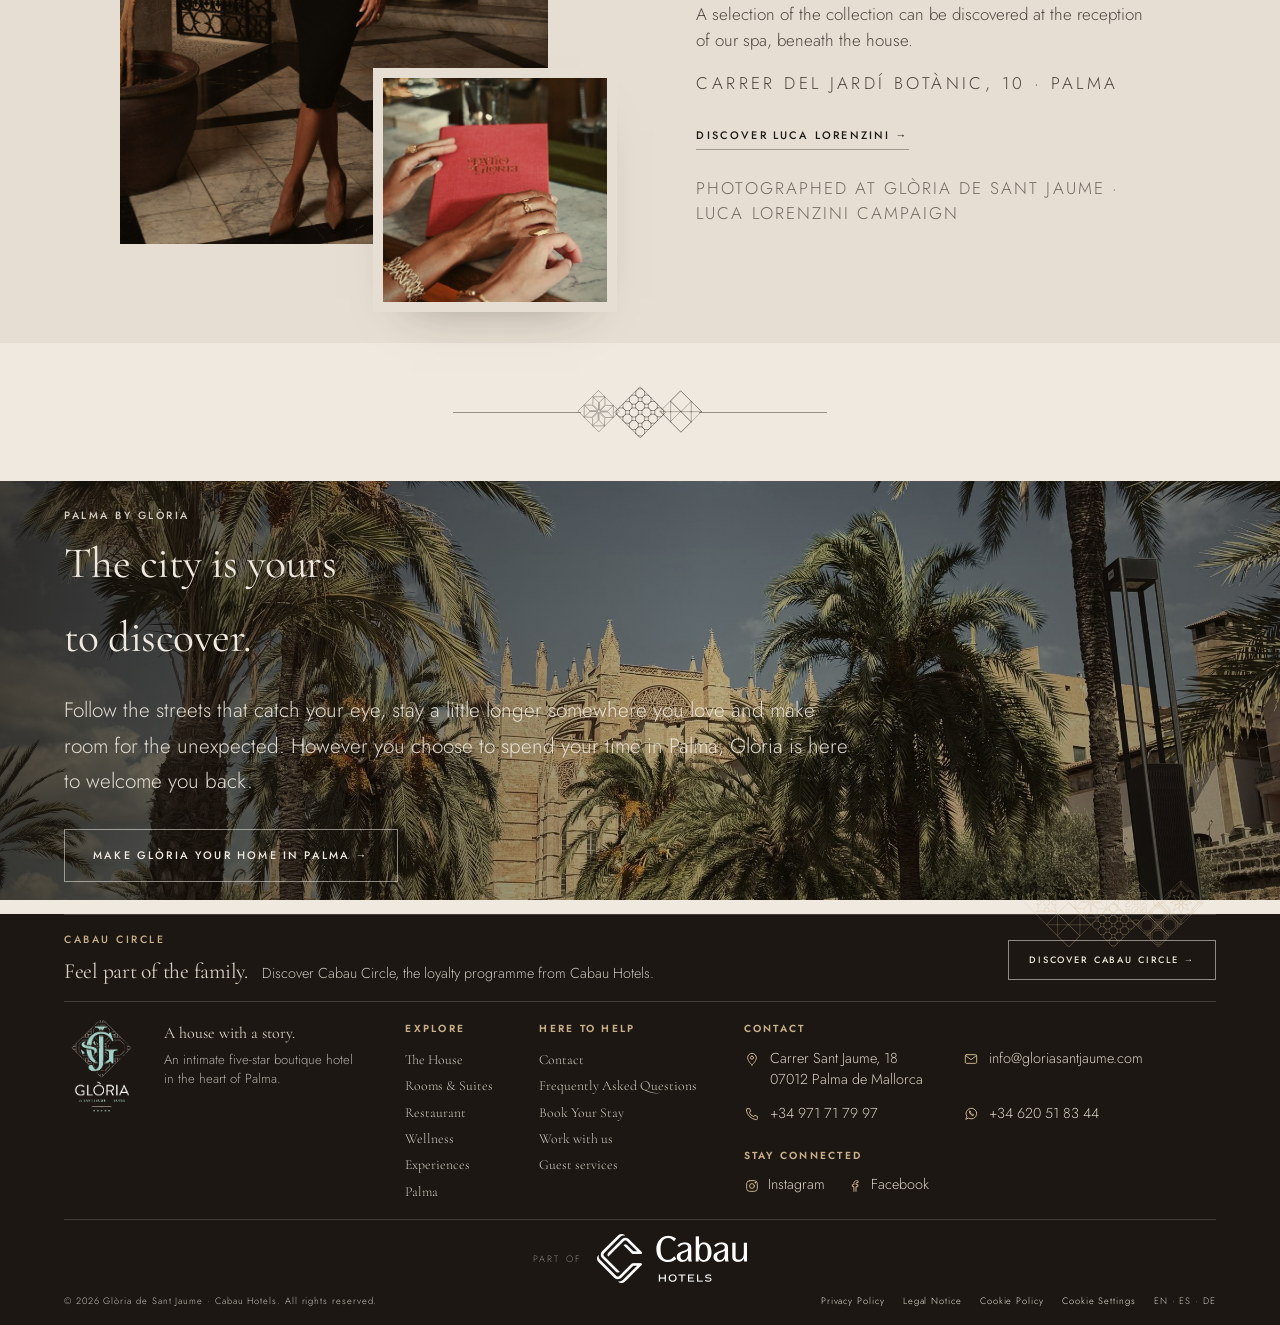
<file: palma.html>
<!doctype html>
<html lang="en">
<head>
<meta charset="utf-8">
<meta name="viewport" content="width=device-width, initial-scale=1, viewport-fit=cover">
<meta name="robots" content="noindex,nofollow">
<title>Palma by Glòria · A Glòria guide to Palma</title>
<meta name="description" content="A Glòria guide to Palma — historic streets, art, architecture and local flavours, all within a walk of the house.">
<link rel="icon" type="image/png" sizes="64x64" href="img/favicon.png?v=02558355">
<link rel="apple-touch-icon" href="img/apple-touch-icon.png?v=4d293441">
<meta name="theme-color" content="#534134">
<link rel="preconnect" href="https://fonts.googleapis.com">
<link rel="preconnect" href="https://fonts.gstatic.com" crossorigin>
<link rel="stylesheet" href="https://fonts.googleapis.com/css2?family=Cormorant+Garamond:ital,wght@0,400;0,500;0,600;1,400;1,500&family=Jost:wght@300;400;500;600&display=swap">
<link rel="stylesheet" href="css/styles.css?v=75">
<link rel="stylesheet" href="css/palma-guide.css?v=5">
<link rel="stylesheet" href="css/concierge.css?v=3">
<link rel="stylesheet" href="css/requests.css?v=3">
<link rel="stylesheet" href="css/web2.css?v=3">
<!--seo:start-->
<meta property="og:type" content="website">
<meta property="og:site_name" content="Glòria de Sant Jaume">
<meta property="og:title" content="Palma by Glòria · A Glòria guide to Palma">
<meta property="og:description" content="A Glòria guide to Palma — historic streets, art, architecture and local flavours, all within a walk of the house.">
<meta property="og:url" content="https://web2.hotelgloria.es/palma.html">
<meta property="og:image" content="https://web2.hotelgloria.es/img/palma-cathedral-aerial-view.jpg">
<meta name="twitter:card" content="summary_large_image">
<meta name="twitter:title" content="Palma by Glòria · A Glòria guide to Palma">
<meta name="twitter:description" content="A Glòria guide to Palma — historic streets, art, architecture and local flavours, all within a walk of the house.">
<meta name="twitter:image" content="https://web2.hotelgloria.es/img/palma-cathedral-aerial-view.jpg">
<script type="application/ld+json">{"@context": "https://schema.org", "@graph": [{"@type": "WebPage", "@id": "https://web2.hotelgloria.es/palma.html#webpage", "url": "https://web2.hotelgloria.es/palma.html", "name": "Palma by Glòria · A Glòria guide to Palma", "description": "A Glòria guide to Palma — historic streets, art, architecture and local flavours, all within a walk of the house.", "inLanguage": "en", "isPartOf": {"@type": "WebSite", "@id": "https://web2.hotelgloria.es/#website", "url": "https://web2.hotelgloria.es/", "name": "Glòria de Sant Jaume"}, "about": {"@id": "https://web2.hotelgloria.es/#hotel"}, "primaryImageOfPage": {"@type": "ImageObject", "url": "https://web2.hotelgloria.es/img/palma-cathedral-aerial-view.jpg"}}, {"@type": "BreadcrumbList", "itemListElement": [{"@type": "ListItem", "position": 1, "name": "Glòria de Sant Jaume", "item": "https://web2.hotelgloria.es/"}, {"@type": "ListItem", "position": 2, "name": "Palma", "item": "https://web2.hotelgloria.es/palma.html"}]}, {"@type": "Hotel", "@id": "https://web2.hotelgloria.es/#hotel", "name": "Hotel Glòria de Sant Jaume", "url": "https://web2.hotelgloria.es/", "telephone": "+34 971 71 79 97", "email": "info@gloriasantjaume.com", "address": {"@type": "PostalAddress", "streetAddress": "Carrer Sant Jaume, 18", "postalCode": "07012", "addressLocality": "Palma", "addressRegion": "Illes Balears", "addressCountry": "ES"}, "geo": {"@type": "GeoCoordinates", "latitude": 39.5733526, "longitude": 2.6480637}, "starRating": {"@type": "Rating", "ratingValue": "5"}, "brand": {"@type": "Brand", "name": "Cabau Hotels", "url": "https://cabauhotels.com/"}, "sameAs": ["https://www.instagram.com/hotelgloriasantjaume", "https://www.facebook.com/hotelgloriasantjaume"]}]}</script>
<!--seo:end-->
</head>
<body>

<header class="site-header on-hero" id="header">
  <div class="header-in">
    <button class="nav-toggle" aria-label="Menu">☰</button>
    <a class="logo" href="index.html"><img class="emblem emblem-light" src="img/emblem-light.png?v=4a5503ec" alt=""><img class="emblem emblem-dark" src="img/emblem-dark.png?v=d326d00e" alt=""><span class="txt"><span class="l1">GLÒRIA</span><span class="l2">de Sant Jaume</span></span></a>
    <nav class="main-nav">
      <a href="the-house.html">The House</a>
      <a href="rooms.html">Rooms</a>
      <a href="el-patio.html">El Patio</a>
      <a href="wellness.html">Wellness</a>
      <a href="experiences.html">Experiences</a>
      <a href="palma.html" class="active">Palma</a>
      <a class="nav-guest" href="guest.html">Guest area</a>
    </nav>
    <div class="header-right"><a class="btn btn-ghost-light" href="index.html#book" data-book>Book</a><span class="lang">EN ▾</span></div>
  </div>
</header>

<!-- HERO -->
<section class="page-hero phero">
  <video class="bg" src="video/palma-cathedral.mp4?v=b5fa84d6" poster="img/palma-cathedral-aerial-view.jpg?v=9157af29" muted loop playsinline autoplay preload="auto" aria-hidden="true"></video>
  <div class="hero-in">
    <span class="eyebrow" style="color:rgba(243,237,226,.85)">Palma by Glòria</span>
    <h1>A Glòria guide<br>to Palma.</h1>
    <p class="sub" style="max-width:44ch">Step outside the house and discover Palma at your own pace. From historic streets and quiet corners to art, architecture and local flavours, our guide brings together the places that make the city worth exploring.</p>
    <div class="stack-cta"><a class="link-arrow" style="color:var(--cream);border-color:var(--line-light)" href="#feature">Explore Palma ↓</a></div>
  </div>
</section>

<!-- 02 48 HOURS -->
<section class="section p48" id="feature">
  <div class="wrap two-col">
    <div>
      <span class="eyebrow">The City, at Your Pace</span>
      <h2>48 hours in Palma.<br><span class="h2-sub">A city worth taking your time for.</span></h2>
      <p class="muted">Two days, countless ways to discover Palma. Wander through the old town, explore its art and architecture, stop for a long lunch and leave room for unexpected discoveries. Our guide brings together a thoughtful selection of places to enjoy the city without rushing through it.</p>
      <div class="stack-cta"><a class="link-arrow" href="palma-48-hours.html">Discover 48 hours in Palma →</a></div>
    </div>
    <div style="display:grid;grid-template-columns:1fr 1fr;gap:16px">
      <div><div class="imgframe" style="aspect-ratio:3/4"><img loading="lazy" decoding="async" src="img/old-town-lane-morning-light-palma.jpg?v=0fab0b34" alt="A quiet lane in Palma old town in the morning light"></div><div class="cap" style="font-family:var(--sans);font-size:.6rem;letter-spacing:.16em;text-transform:uppercase;color:var(--muted);margin-top:10px">Morning · The old town</div></div>
      <div><div class="imgframe" style="aspect-ratio:3/4"><img loading="lazy" decoding="async" src="img/cafe-terraces-gran-hotel-palma.jpg?v=53168b5e" alt="Café terraces under the trees by the modernist Gran Hotel building in Palma"></div><div class="cap" style="font-family:var(--sans);font-size:.6rem;letter-spacing:.16em;text-transform:uppercase;color:var(--muted);margin-top:10px">Afternoon · Time to linger</div></div>
    </div>
  </div>
</section>

<!-- 03 GUIDES -->
<section class="section pguide" id="guide" style="background:var(--cream-2)">
  <div class="wrap">
    <span class="eyebrow">Explore Palma</span>
    <h2>Find your own Palma.</h2>
    <p class="muted" style="max-width:70ch">There is more than one way to discover the city. Follow its art and architecture, explore local flavours, take a walk through the historic streets or simply enjoy a morning without a plan. Our guides invite you to experience Palma at your own pace.</p>
    <div class="photo-cards cols-4">
      <div class="pc"><div class="imgframe"><img loading="lazy" decoding="async" src="img/street-art-mural-palma-old-town.jpg?v=9ed7d292" alt="A painted mural in Palma old town"></div><span class="eyebrow">01 · Art &amp; Culture</span><h3>Art &amp; Galleries</h3><p>Discover Palma through its art, architecture and creative spaces.</p><a class="link-arrow" href="https://www.google.com/maps/search/?api=1&query=art%20galleries%20old%20town%20Palma" target="_blank" rel="noopener" data-track="palma_guide">Explore the guide →</a></div>
      <div class="pc"><div class="imgframe"><img loading="lazy" decoding="async" src="img/mallorcan-tapas-jamon-pa-amb-oli.jpg?v=80e08fe7" alt="Mallorcan tapas: ham and pa amb oli"></div><span class="eyebrow">02 · Food &amp; Culture</span><h3>Mallorcan Flavours</h3><p>A taste of the island, from traditional favourites to places worth discovering.</p><a class="link-arrow" href="https://www.google.com/maps/search/?api=1&query=ensaimada%20bakery%20Palma%20old%20town" target="_blank" rel="noopener" data-track="palma_guide">Explore the guide →</a></div>
      <div class="pc"><div class="imgframe"><img loading="lazy" decoding="async" src="img/narrow-passage-palma-old-town.jpg?v=424b1672" alt="A narrow passage in Palma old town, a walk from Glòria"></div><span class="eyebrow">03 · On Foot</span><h3>A Walk from Glòria</h3><p>Step outside the house and let the streets of Palma lead the way.</p><a class="link-arrow" href="palma-first-day.html" data-track="palma_guide">Explore the guide →</a></div>
      <div class="pc"><div class="imgframe"><img loading="lazy" decoding="async" src="img/cafe-terraces-under-trees-palma.jpg?v=e786ae4a" alt="Café terraces under the plane trees in Palma old town"></div><span class="eyebrow">04 · Slow Mornings</span><h3>A Morning in Palma</h3><p>Coffee, quiet streets and the pleasure of starting the day slowly.</p><a class="link-arrow" href="https://www.google.com/maps/search/?api=1&query=caf%C3%A9%20Palma%20old%20town" target="_blank" rel="noopener" data-track="palma_guide">Explore the guide →</a></div>
    </div>
  </div>
</section>

<!-- 03b SHOPS WITH A STORY · comercios con historia -->
<section class="section sh-sec" id="shops">
  <div class="wrap">
    <div class="sh-head">
      <div><span class="eyebrow">Shops with a story</span><h2>Palma’s oldest shops.</h2></div>
      <p class="muted">Behind some of the old town’s shopfronts, the same families have been baking, weaving and selling for generations. These are the addresses we love to send our guests to, from the oldest to the youngest.</p>
    </div>
    <ol class="sh-grid">
      <li class="sh-card"><div class="imgframe"><img loading="lazy" decoding="async" src="img/can-joan-de-saigo-palma-oldest-chocolate-shop.jpg?v=0988afdb" alt="Can Joan de s'Aigo, Palma's historic chocolate and ensaimada shop"></div><span class="sh-year">c. 1700</span><span class="eyebrow">Chocolate &amp; ensaimadas</span><h3>Can Joan de s’Aigo</h3><p>It began by selling snow brought down from the Tramuntana mountains. Three centuries later, it is still the place for hot chocolate, ensaimadas and almond ice cream.</p><p class="sh-addr" data-noi18n>Carrer de Can Sanç, 10</p><a class="link-arrow" href="https://www.google.com/maps/search/?api=1&amp;query=Can%20Joan%20de%20s%E2%80%99Aigo%2C%20Carrer%20de%20Can%20San%C3%A7%2C%2010%2C%20Palma" target="_blank" rel="noopener">On the map →</a></li>
      <li class="sh-card"><div class="imgframe"><img loading="lazy" decoding="async" src="img/forn-fondo-historic-bakery-palma.jpg?v=3d90845a" alt="Forn Fondo, historic bakery in Palma"></div><span class="sh-year">1740</span><span class="eyebrow">Bakery</span><h3>Forn Fondo</h3><p>Already recorded in 1740, it is one of Palma’s oldest bakeries. The blue Modernist shopfront, the counter and the oven date from 1911, and the fourth generation of the Llull family still bakes here.</p><p class="sh-addr" data-noi18n>Carrer de la Unió, 15</p><a class="link-arrow" href="https://www.google.com/maps/search/?api=1&amp;query=Forn%20Fondo%2C%20Carrer%20de%20la%20Uni%C3%B3%2C%2015%2C%20Palma" target="_blank" rel="noopener">On the map →</a></li>
      <li class="sh-card"><div class="imgframe"><img loading="lazy" decoding="async" src="img/la-pajarita-chocolate-shop-palma.jpg?v=01ab2daf" alt="La Pajarita, historic chocolate shop in Palma"></div><span class="sh-year">1872</span><span class="eyebrow">Chocolates &amp; confectionery</span><h3>La Pajarita</h3><p>Six generations of the Mulet family have kept this corner of Carrer de Sant Nicolau smelling of chocolate for 150 years.</p><p class="sh-addr" data-noi18n>Carrer de Sant Nicolau, 2</p><a class="link-arrow" href="https://www.google.com/maps/search/?api=1&amp;query=La%20Pajarita%2C%20Carrer%20de%20Sant%20Nicolau%2C%202%2C%20Palma" target="_blank" rel="noopener">On the map →</a></li>
      <li class="sh-card"><div class="imgframe"><img loading="lazy" decoding="async" src="img/la-industrial-historic-toy-shop-palma.jpg?v=b347f794" alt="La Industrial, historic toy shop in Palma"></div><span class="sh-year">1898</span><span class="eyebrow">Toy shop</span><h3>La Industrial</h3><p>Dolls, puzzles and toys without batteries behind a green shopfront: a toy shop since 1898, run by the Aguiló family since 1929.</p><p class="sh-addr" data-noi18n>Carrer del Pas d’en Quint, 8</p><a class="link-arrow" href="https://www.google.com/maps/search/?api=1&amp;query=La%20Industrial%2C%20Carrer%20del%20Pas%20d%E2%80%99en%20Quint%2C%208%2C%20Palma" target="_blank" rel="noopener">On the map →</a></li>
      <li class="sh-card"><div class="imgframe"><img loading="lazy" decoding="async" src="img/paraguas-umbrella-shop-palma.jpg?v=1646eea7" alt="Paraguas, historic umbrella shop in Palma"></div><span class="sh-year">1910</span><span class="eyebrow">Umbrellas &amp; fans</span><h3>Paraguas</h3><p>Francisco Segura opened the first umbrella factory in Mallorca in 1910. His family still sells umbrellas, fans and walking sticks on Carrer de Jaume II.</p><p class="sh-addr" data-noi18n>Carrer de Jaume II, 22</p><a class="link-arrow" href="https://www.google.com/maps/search/?api=1&amp;query=Paraguas%2C%20Carrer%20de%20Jaume%20II%2C%2022%2C%20Palma" target="_blank" rel="noopener">On the map →</a></li>
      <li class="sh-card"><div class="imgframe"><img loading="lazy" decoding="async" src="img/forn-des-teatre-fornet-de-la-soca-palma.jpg?v=d3c16b4c" alt="Forn des Teatre, Fornet de la Soca bakery in Palma"></div><span class="sh-year">1916</span><span class="eyebrow">Bakery · Fornet de la Soca</span><h3>Forn des Teatre</h3><p>The carved wooden Modernist shopfront has framed a bakery since 1916. Today Fornet de la Soca bakes traditional Mallorcan recipes inside.</p><p class="sh-addr" data-noi18n>Plaça de Weyler, 9</p><a class="link-arrow" href="https://www.google.com/maps/search/?api=1&amp;query=Forn%20des%20Teatre%2C%20Pla%C3%A7a%20de%20Weyler%2C%209%2C%20Palma" target="_blank" rel="noopener">On the map →</a></li>
      <li class="sh-card"><div class="imgframe"><img loading="lazy" decoding="async" src="img/mimbreria-vidal-basket-shop-palma.jpg?v=49c201aa" alt="Mimbrería Vidal, wicker and esparto shop in Palma"></div><span class="sh-year">1925</span><span class="eyebrow">Wicker &amp; esparto</span><h3>Mimbrería Vidal</h3><p>Opened in 1925 and run by the Vidal family since 1955, it is the last of the rope and basket workshops that gave Carrer de la Corderia its name.</p><p class="sh-addr" data-noi18n>Carrer de la Corderia, 13</p><a class="link-arrow" href="https://www.google.com/maps/search/?api=1&amp;query=Mimbrer%C3%ADa%20Vidal%2C%20Carrer%20de%20la%20Corderia%2C%2013%2C%20Palma" target="_blank" rel="noopener">On the map →</a></li>
      <li class="sh-card"><div class="imgframe"><img loading="lazy" decoding="async" src="img/colmado-la-montana-mallorcan-grocer-palma.jpg?v=c070e673" alt="Colmado La Montaña, Mallorcan grocer in Palma since 1941"></div><span class="sh-year">1941</span><span class="eyebrow">Mallorcan grocer</span><h3>Colmado La Montaña</h3><p>Sobrassada, cheeses and local specialities hanging from the ceiling, on the same street since the day it opened in 1941.</p><p class="sh-addr" data-noi18n>Carrer de Jaume II, 27</p><a class="link-arrow" href="https://www.google.com/maps/search/?api=1&amp;query=Colmado%20La%20Monta%C3%B1a%2C%20Carrer%20de%20Jaume%20II%2C%2027%2C%20Palma" target="_blank" rel="noopener">On the map →</a></li>
    </ol>
    <div class="sh-foot"><p class="pg-note">Opening hours change with the seasons. Check before you go if a shop is important to you.</p><a class="link-arrow" href="palma-first-day.html">Walk past them on our first-day walk →</a></div>
  </div>
</section>
<!-- 04 DOORSTEP -->
<section class="section doorstep-sec">
  <div class="wrap doorstep">
    <div class="imgframe" style="aspect-ratio:3/4"><img loading="lazy" decoding="async" src="img/entrance-hotel-gloria-de-sant-jaume-palma.jpg?v=0ed833ff" alt="The entrance of Glòria de Sant Jaume in Palma"></div>
    <div class="door-text">
      <span class="eyebrow">The Perfect Starting Point</span>
      <h2>Palma, at your doorstep.</h2>
      <p class="muted">Step outside Glòria and the city is yours to discover on foot. Wander through historic streets, pause at a café, explore the shops and galleries, or simply follow wherever the day takes you. And when you feel like returning, the house is just where you left it.</p>
      <div class="stack-cta"><a class="link-arrow" href="the-house.html">Discover the house →</a></div>
    </div>
    <div class="imgframe" style="aspect-ratio:3/4"><img loading="lazy" decoding="async" src="img/facade-hotel-gloria-de-sant-jaume-carrer-sant-jaume.jpg?v=42331d08" alt="The façade of Glòria de Sant Jaume on Carrer de Sant Jaume, Palma"></div>
  </div>
</section>

<!-- 04b SHOPPING · boutiques de lujo (alianzas) -->
<section class="section shop" id="shopping" style="background:var(--cream-2)">
  <span class="brand-orn orn-tl" aria-hidden="true"><svg viewBox="0 0 102.7 77.0" fill="none" stroke="currentColor" stroke-width=".6" stroke-linecap="round" stroke-linejoin="round" aria-hidden="true"><defs><clipPath id="oc1"><rect x="-0.45" y="-0.45" width="37.1" height="37.1"/></clipPath></defs><g clip-path="url(#oc1)" transform="translate(25.7 25.7) rotate(45) translate(-18.15 -18.15)"><path d="M5.28 2.85 L17.91 15.48 L30.54 2.85 L17.91 -9.78z" stroke-width="0.47"/><path d="M25.55 26.94C25.55 26.75 25.54 26.55 25.52 26.36M25.52 26.36C25.53 26.36 25.54 26.36 25.54 26.36M25.54 26.36C29.89 26.36 33.41 22.85 33.41 18.51M33.41 18.51C33.41 14.16 29.89 10.65 25.55 10.65M25.55 10.65C25.54 10.65 25.53 10.65 25.52 10.65M25.52 10.65C25.54 10.43 25.55 10.21 25.55 9.98M25.55 9.98C25.55 5.64 22.03 2.12 17.69 2.12M17.69 2.12C13.34 2.12 9.83 5.64 9.83 9.98M9.83 9.98C9.83 10.23 9.84 10.48 9.86 10.72M9.86 10.72C9.5 10.67 9.14 10.65 8.77 10.65M8.77 10.65C4.43 10.65 0.91 14.16 0.91 18.51M0.91 18.51C0.91 22.85 4.43 26.36 8.77 26.36M8.77 26.36C9.14 26.36 9.5 26.34 9.85 26.29M9.85 26.29C9.84 26.5 9.83 26.72 9.83 26.94M9.83 26.94C9.83 31.28 13.34 34.8 17.69 34.8M17.69 34.8C22.03 34.8 25.55 31.28 25.55 26.94" stroke-width="0.47"/><path d="M-0.2 0.35h36.21v36.21h-36.21z" stroke-width="0.47"/><path d="M22.83 26.94C22.83 24.45 21.08 22.38 18.74 21.89M18.74 21.89L18.74 19.57M18.74 19.57L20.53 19.57M20.53 19.57C21.04 21.89 23.1 23.62 25.57 23.62M25.57 23.62C28.42 23.62 30.74 21.31 30.74 18.46M30.74 18.46C30.74 15.61 28.42 13.3 25.57 13.3M25.57 13.3C23.07 13.3 20.99 15.08 20.51 17.44M20.51 17.44L18.74 17.44M18.74 17.44L18.74 15.04M18.74 15.04C21.1 14.57 22.88 12.48 22.88 9.98M22.88 9.98C22.88 7.13 20.56 4.82 17.71 4.82M17.71 4.82C14.86 4.82 12.55 7.13 12.55 9.98M12.55 9.98C12.55 12.45 14.29 14.52 16.6 15.03M16.6 15.03L16.6 17.44M16.6 17.44L13.68 17.44M13.68 17.44C13.2 15.08 11.12 13.3 8.62 13.3M8.62 13.3C5.77 13.3 3.46 15.61 3.46 18.46M3.46 18.46C3.46 21.31 5.77 23.62 8.62 23.62M8.62 23.62C11.09 23.62 13.15 21.89 13.66 19.57M13.66 19.57L16.6 19.57M16.6 19.57L16.6 21.89M16.6 21.89C14.27 22.38 12.51 24.45 12.51 26.94M12.51 26.94C12.51 29.79 14.82 32.1 17.67 32.1M17.67 32.1C20.52 32.1 22.83 29.79 22.83 26.94" stroke-width="0.47"/><path d="M36.02 30.6C36.02 29.1 34.8 27.88 33.29 27.88M33.29 27.88C31.79 27.88 30.57 29.1 30.57 30.6M30.57 30.6C30.57 30.8 30.59 30.99 30.63 31.18M30.63 31.18C30.44 31.14 30.25 31.12 30.05 31.12M30.05 31.12C28.55 31.12 27.33 32.34 27.33 33.84M27.33 33.84C27.33 35.27 28.42 36.44 29.82 36.56M29.82 36.56L29.81 36.57M29.81 36.57L36.02 36.57M36.02 36.57L36.02 30.6" stroke-width="0.47"/><path d="M36.02 6.32C36.02 7.83 34.8 9.05 33.29 9.05M33.29 9.05C31.79 9.05 30.57 7.83 30.57 6.32M30.57 6.32C30.57 6.12 30.59 5.93 30.63 5.74M30.63 5.74C30.44 5.78 30.25 5.8 30.05 5.8M30.05 5.8C28.55 5.8 27.33 4.58 27.33 3.08M27.33 3.08C27.33 1.65 28.42 0.48 29.82 0.36M29.82 0.36L29.81 0.35M29.81 0.35L36.02 0.35M36.02 0.35L36.02 6.32" stroke-width="0.47"/><path d="M-0.2 6.32C-0.2 7.83 1.02 9.05 2.53 9.05M2.53 9.05C4.03 9.05 5.25 7.83 5.25 6.32M5.25 6.32C5.25 6.12 5.23 5.93 5.19 5.74M5.19 5.74C5.38 5.78 5.57 5.8 5.77 5.8M5.77 5.8C7.28 5.8 8.5 4.58 8.5 3.08M8.5 3.08C8.5 1.65 7.4 0.48 6.01 0.36M6.01 0.36L6.01 0.35M6.01 0.35L-0.2 0.35M-0.2 0.35L-0.2 6.32" stroke-width="0.47"/><path d="M-0.2 30.6C-0.2 29.1 1.02 27.88 2.53 27.88M2.53 27.88C4.03 27.88 5.25 29.1 5.25 30.6M5.25 30.6C5.25 30.8 5.23 30.99 5.19 31.18M5.19 31.18C5.38 31.14 5.57 31.12 5.77 31.12M5.77 31.12C7.28 31.12 8.5 32.34 8.5 33.84M8.5 33.84C8.5 35.27 7.4 36.44 6.01 36.56M6.01 36.56L6.01 36.57M6.01 36.57L-0.2 36.57M-0.2 36.57L-0.2 30.6" stroke-width="0.47"/></g><g clip-path="url(#oc1)" transform="translate(77.0 25.7) rotate(45) translate(-18.15 -18.15)"><path d="M18.15 19.95C16.98 19.95 16.04 19 16.04 17.84M16.04 17.84C16.04 16.67 16.98 15.72 18.15 15.72M18.15 15.72C19.32 15.72 20.26 16.67 20.26 17.84M20.26 17.84C20.26 19 19.32 19.95 18.15 19.95" stroke-width="0.47"/><path d="M0.05 -0.26h36.19v36.19h-36.19z" stroke-width="0.47"/><path d="M20.1 18.64L24.29 20.38M24.29 20.38L30.2 17.84M30.2 17.84L24.29 15.29M24.29 15.29L20.09 17.03" stroke-width="0.47"/><path d="M18.96 19.79L20.69 23.98M20.69 23.98L26.67 26.35M26.67 26.35L24.29 20.38M24.29 20.38L20.1 18.64" stroke-width="0.47"/><path d="M18.96 19.79L20.69 23.98M20.69 23.98L18.15 29.88M18.15 29.88L15.6 23.98M15.6 23.98L17.34 19.79" stroke-width="0.47"/><path d="M17.34 19.79L15.6 23.98M15.6 23.98L9.63 26.35M9.63 26.35L12.1 20.34M12.1 20.34L16.2 18.64" stroke-width="0.47"/><path d="M16.2 18.64L12.11 20.34M12.11 20.34L6.1 17.83M6.1 17.83L12.01 15.29M12.01 15.29L16.19 17.02" stroke-width="0.47"/><path d="M16.19 17.02L12.01 15.29M12.01 15.29L9.63 9.32M9.63 9.32L15.6 11.69M15.6 11.69L17.34 15.88" stroke-width="0.47"/><path d="M17.34 15.88L15.6 11.69M15.6 11.69L18.15 5.79M18.15 5.79L20.69 11.69M20.69 11.69L18.96 15.88" stroke-width="0.47"/><path d="M18.96 15.88L20.69 11.69M20.69 11.69L26.67 9.32M26.67 9.32L24.29 15.29M24.29 15.29L20.09 17.03" stroke-width="0.47"/><path d="M18.15 34.94C14.01 31.78 14 31.78 13.74 31.78M13.74 31.78L4.2 31.78M4.2 31.78L4.2 22.24M4.2 22.24C4.2 22.07 4.14 21.9 4.04 21.76M4.04 21.76L1.04 17.83M1.04 17.83L4.04 13.9M4.04 13.9C4.14 13.77 4.2 13.6 4.2 13.43M4.2 13.43L4.2 3.88M4.2 3.88L13.74 3.88M13.74 3.88C13.92 3.88 14.08 3.83 14.22 3.72M14.22 3.72L18.15 0.72M18.15 0.72L22.08 3.72M22.08 3.72C22.22 3.83 22.38 3.88 22.55 3.88M22.55 3.88L32.1 3.88M32.1 3.88L32.1 13.43M32.1 13.43C32.1 13.6 32.16 13.77 32.26 13.9M32.26 13.9L35.26 17.83M35.26 17.83L32.26 21.76M32.26 21.76C32.16 21.9 32.1 22.07 32.1 22.24M32.1 22.24L32.1 31.78M32.1 31.78L22.55 31.78M22.55 31.78C22.38 31.78 22.22 31.84 22.08 31.95M22.08 31.95L18.15 34.94M36.27 34.85L33.67 32.24M33.67 32.24L33.67 22.5M33.67 22.5L36.24 19.13M36.25 16.55L33.67 13.16M33.67 13.16L33.67 3.43M33.67 3.43L36.25 0.84M35.14 -0.27L32.56 2.32M32.56 2.32L22.82 2.32M22.82 2.32L19.45 -0.26M16.86 -0.26L13.48 2.32M13.48 2.32L3.74 2.32M3.74 2.32L1.16 -0.26M0.06 0.85L2.63 3.43M2.63 3.43L2.63 13.16M2.63 13.16L0.05 16.54M0.05 19.13L2.63 22.5M2.63 22.5L2.63 32.24M2.63 32.24L0.05 34.82M1.16 35.93L3.74 33.35M3.74 33.35L13.48 33.35M13.48 33.35C14.14 33.85 15.89 35.19 16.86 35.93M19.44 35.93L22.82 33.35M22.82 33.35L32.56 33.35M32.56 33.35L35.15 35.94" stroke-width="0.47"/></g><g clip-path="url(#oc1)" transform="translate(51.3 51.3) rotate(45) translate(-18.15 -18.15)"><path d="M-0.17 0.2h36.21v36.21h-36.21z" stroke-width="0.47"/><path d="M17.8 6.6L17.8 2.85M17.8 2.85L15.14 0.2M15.14 0.2L11.39 0.2M11.39 0.2L8.74 2.85M8.74 2.85L8.74 6.6M8.74 6.6L11.39 9.25M11.39 9.25L15.14 9.25M15.14 9.25L17.8 6.6" stroke-width="0.47"/><path d="M17.8 15.65L17.8 11.9M17.8 11.9L15.14 9.25M15.14 9.25L11.39 9.25M11.39 9.25L8.74 11.9M8.74 11.9L8.74 15.65M8.74 15.65L11.39 18.3M11.39 18.3L15.14 18.3M15.14 18.3L17.8 15.65" stroke-width="0.47"/><path d="M8.74 6.6L8.74 2.85M8.74 2.85L6.13 0.2M6.13 0.2L2.44 0.2M2.44 0.2L-0.17 2.85M-0.17 2.85L-0.17 6.6M-0.17 6.6L2.44 9.25M2.44 9.25L6.13 9.25M6.13 9.25L8.74 6.6" stroke-width="0.47"/><path d="M8.74 15.65L8.74 11.9M8.74 11.9L6.13 9.25M6.13 9.25L2.44 9.25M2.44 9.25L-0.17 11.9M-0.17 11.9L-0.17 15.65M-0.17 15.65L2.44 18.3M2.44 18.3L6.13 18.3M6.13 18.3L8.74 15.65" stroke-width="0.47"/><path d="M17.94 24.71L17.94 20.96M17.94 20.96L15.28 18.3M15.28 18.3L11.53 18.3M11.53 18.3L8.88 20.96M8.88 20.96L8.88 24.71M8.88 24.71L11.53 27.36M11.53 27.36L15.28 27.36M15.28 27.36L17.94 24.71" stroke-width="0.47"/><path d="M17.8 33.76L17.8 30.01M17.8 30.01L15.14 27.36M15.14 27.36L11.39 27.36M11.39 27.36L8.74 30.01M8.74 30.01L8.74 33.76M8.74 33.76L11.39 36.41M11.39 36.41L15.14 36.41M15.14 36.41L17.8 33.76" stroke-width="0.47"/><path d="M8.88 24.71L8.88 20.96M8.88 20.96L6.23 18.3M6.23 18.3L2.48 18.3M2.48 18.3L-0.17 20.96M-0.17 20.96L-0.17 24.71M-0.17 24.71L2.48 27.36M2.48 27.36L6.23 27.36M6.23 27.36L8.88 24.71" stroke-width="0.47"/><path d="M8.74 33.76L8.74 30.01M8.74 30.01L6.13 27.36M6.13 27.36L2.44 27.36M2.44 27.36L-0.17 30.01M-0.17 30.01L-0.17 33.76M-0.17 33.76L2.44 36.41M2.44 36.41L6.13 36.41M6.13 36.41L8.74 33.76" stroke-width="0.47"/><path d="M35.9 6.6L35.9 2.85M35.9 2.85L33.25 0.2M33.25 0.2L29.5 0.2M29.5 0.2L26.85 2.85M26.85 2.85L26.85 6.6M26.85 6.6L29.5 9.25M29.5 9.25L33.25 9.25M33.25 9.25L35.9 6.6" stroke-width="0.47"/><path d="M35.9 15.65L35.9 11.9M35.9 11.9L33.25 9.25M33.25 9.25L29.5 9.25M29.5 9.25L26.85 11.9M26.85 11.9L26.85 15.65M26.85 15.65L29.5 18.3M29.5 18.3L33.25 18.3M33.25 18.3L35.9 15.65" stroke-width="0.47"/><path d="M26.85 6.6L26.85 2.85M26.85 2.85L24.2 0.2M24.2 0.2L20.45 0.2M20.45 0.2L17.8 2.85M17.8 2.85L17.8 6.6M17.8 6.6L20.45 9.25M20.45 9.25L24.2 9.25M24.2 9.25L26.85 6.6" stroke-width="0.47"/><path d="M26.85 15.65L26.85 11.9M26.85 11.9L24.2 9.25M24.2 9.25L20.45 9.25M20.45 9.25L17.8 11.9M17.8 11.9L17.8 15.65M17.8 15.65L20.45 18.3M20.45 18.3L24.2 18.3M24.2 18.3L26.85 15.65" stroke-width="0.47"/><path d="M35.9 24.71L35.9 20.96M35.9 20.96L33.25 18.3M33.25 18.3L29.5 18.3M29.5 18.3L26.85 20.96M26.85 20.96L26.85 24.71M26.85 24.71L29.5 27.36M29.5 27.36L33.25 27.36M33.25 27.36L35.9 24.71" stroke-width="0.47"/><path d="M35.9 33.76L35.9 30.01M35.9 30.01L33.25 27.36M33.25 27.36L29.5 27.36M29.5 27.36L26.85 30.01M26.85 30.01L26.85 33.76M26.85 33.76L29.5 36.41M29.5 36.41L33.25 36.41M33.25 36.41L35.9 33.76" stroke-width="0.47"/><path d="M26.85 24.71L26.85 20.96M26.85 20.96L24.2 18.3M24.2 18.3L20.45 18.3M20.45 18.3L17.8 20.96M17.8 20.96L17.8 24.71M17.8 24.71L20.45 27.36M20.45 27.36L24.2 27.36M24.2 27.36L26.85 24.71" stroke-width="0.47"/><path d="M26.85 33.76L26.85 30.01M26.85 30.01L24.2 27.36M24.2 27.36L20.45 27.36M20.45 27.36L17.8 30.01M17.8 30.01L17.8 33.76M17.8 33.76L20.45 36.41M20.45 36.41L24.2 36.41M24.2 36.41L26.85 33.76" stroke-width="0.47"/></g></svg></span><!--/orn-->
  <div class="wrap">
    <div class="shop-head">
      <span class="eyebrow">Shopping in Palma</span>
      <h2>Palma's finest addresses.</h2>
      <p class="muted">A curated selection of boutiques and ateliers within walking distance of Glòria, chosen for their craft, their character and their place in the life of the city.</p>
    </div>
    <article class="shop-feature">
      <div class="shop-media">
        <div class="imgframe main"><img loading="lazy" decoding="async" src="img/luca-lorenzini-jewellery-palma.jpg?v=6ca6cbad" alt="Luca Lorenzini jewellery, neighbour of Glòria in Palma"></div>
        <div class="imgframe detail"><img loading="lazy" decoding="async" src="img/shop-luca-detail.jpg?v=d6757b4a" alt="Luca Lorenzini rings and bracelets at El Patio"></div>
      </div>
      <div class="shop-text">
        <span class="eyebrow">Our neighbour · Fine jewellery</span>
        <h3>Luca Lorenzini</h3>
        <p class="muted">Italian jewellery, crafted by hand in silver and gold. Just around the corner from Glòria, Luca Lorenzini creates sculptural, Mediterranean-inspired pieces, light enough to be worn every day.</p>
        <p class="muted">A selection of the collection can be discovered at the reception of our spa, beneath the house.</p>
        <p class="shop-meta">Carrer del Jardí Botànic, 10 · Palma</p>
        <div class="stack-cta"><a class="link-arrow" href="https://www.lucalorenzini.com/" target="_blank" rel="noopener" data-partner="luca-lorenzini">Discover Luca Lorenzini →</a></div>
        <p class="shop-credit">Photographed at Glòria de Sant Jaume · Luca Lorenzini campaign</p>
      </div>
    </article>
  </div>
</section>

<!-- 05 CLOSING -->

<div class="tr-band" aria-hidden="true"><div class="tile-rule tr-trio"><span class="d"><svg aria-hidden="true" focusable="false" xmlns="http://www.w3.org/2000/svg" viewBox="-0.5 -0.5 37.3 37.3" fill="none" stroke="currentColor" stroke-linecap="round" stroke-linejoin="round"><path d="M24.67 0.48 L18.14 6.32 L18.14 16.53 L24.67 10z" stroke-width="0.47"/><path d="M34.73 10.72 L25.98 10.24 L18.76 17.45 L28 17.45z" stroke-width="0.47"/><path d="M34.61 25.08 L28.76 18.55 L18.55 18.55 L25.08 25.08z" stroke-width="0.47"/><path d="M24.37 35.14 L24.85 26.39 L17.63 19.17 L17.63 28.4z" stroke-width="0.47"/><path d="M10.01 35.01 L16.54 29.17 L16.54 18.96 L10.01 25.49z" stroke-width="0.47"/><path d="M-0.05 24.77 L8.7 25.25 L15.92 18.04 L6.68 18.04z" stroke-width="0.47"/><path d="M0.08 10.41 L5.92 16.94 L16.13 16.94 L9.6 10.41z" stroke-width="0.47"/><path d="M10.32 0.35 L9.83 9.1 L17.05 16.32 L17.05 7.09z" stroke-width="0.47"/><path d="M-0.77 -0.36h36.21v36.21h-36.21z" stroke-width="0.47"/><path d="M24.85 -0.36L35.45 10.24" stroke-width="0.47"/><path d="M24.85 35.85L35.45 25.25" stroke-width="0.47"/><path d="M9.83 35.85L-0.77 25.25" stroke-width="0.47"/><path d="M9.83 -0.36L-0.77 10.24" stroke-width="0.47"/></svg></span><span class="d lg"><svg aria-hidden="true" focusable="false" xmlns="http://www.w3.org/2000/svg" viewBox="-0.5 -0.5 37.3 37.3" fill="none" stroke="currentColor" stroke-linecap="round" stroke-linejoin="round"><path d="M-0.17 0.2h36.21v36.21h-36.21z" stroke-width="0.47"/><path d="M17.8 6.6L17.8 2.85M17.8 2.85L15.14 0.2M15.14 0.2L11.39 0.2M11.39 0.2L8.74 2.85M8.74 2.85L8.74 6.6M8.74 6.6L11.39 9.25M11.39 9.25L15.14 9.25M15.14 9.25L17.8 6.6" stroke-width="0.47"/><path d="M17.8 15.65L17.8 11.9M17.8 11.9L15.14 9.25M15.14 9.25L11.39 9.25M11.39 9.25L8.74 11.9M8.74 11.9L8.74 15.65M8.74 15.65L11.39 18.3M11.39 18.3L15.14 18.3M15.14 18.3L17.8 15.65" stroke-width="0.47"/><path d="M8.74 6.6L8.74 2.85M8.74 2.85L6.13 0.2M6.13 0.2L2.44 0.2M2.44 0.2L-0.17 2.85M-0.17 2.85L-0.17 6.6M-0.17 6.6L2.44 9.25M2.44 9.25L6.13 9.25M6.13 9.25L8.74 6.6" stroke-width="0.47"/><path d="M8.74 15.65L8.74 11.9M8.74 11.9L6.13 9.25M6.13 9.25L2.44 9.25M2.44 9.25L-0.17 11.9M-0.17 11.9L-0.17 15.65M-0.17 15.65L2.44 18.3M2.44 18.3L6.13 18.3M6.13 18.3L8.74 15.65" stroke-width="0.47"/><path d="M17.94 24.71L17.94 20.96M17.94 20.96L15.28 18.3M15.28 18.3L11.53 18.3M11.53 18.3L8.88 20.96M8.88 20.96L8.88 24.71M8.88 24.71L11.53 27.36M11.53 27.36L15.28 27.36M15.28 27.36L17.94 24.71" stroke-width="0.47"/><path d="M17.8 33.76L17.8 30.01M17.8 30.01L15.14 27.36M15.14 27.36L11.39 27.36M11.39 27.36L8.74 30.01M8.74 30.01L8.74 33.76M8.74 33.76L11.39 36.41M11.39 36.41L15.14 36.41M15.14 36.41L17.8 33.76" stroke-width="0.47"/><path d="M8.88 24.71L8.88 20.96M8.88 20.96L6.23 18.3M6.23 18.3L2.48 18.3M2.48 18.3L-0.17 20.96M-0.17 20.96L-0.17 24.71M-0.17 24.71L2.48 27.36M2.48 27.36L6.23 27.36M6.23 27.36L8.88 24.71" stroke-width="0.47"/><path d="M8.74 33.76L8.74 30.01M8.74 30.01L6.13 27.36M6.13 27.36L2.44 27.36M2.44 27.36L-0.17 30.01M-0.17 30.01L-0.17 33.76M-0.17 33.76L2.44 36.41M2.44 36.41L6.13 36.41M6.13 36.41L8.74 33.76" stroke-width="0.47"/><path d="M35.9 6.6L35.9 2.85M35.9 2.85L33.25 0.2M33.25 0.2L29.5 0.2M29.5 0.2L26.85 2.85M26.85 2.85L26.85 6.6M26.85 6.6L29.5 9.25M29.5 9.25L33.25 9.25M33.25 9.25L35.9 6.6" stroke-width="0.47"/><path d="M35.9 15.65L35.9 11.9M35.9 11.9L33.25 9.25M33.25 9.25L29.5 9.25M29.5 9.25L26.85 11.9M26.85 11.9L26.85 15.65M26.85 15.65L29.5 18.3M29.5 18.3L33.25 18.3M33.25 18.3L35.9 15.65" stroke-width="0.47"/><path d="M26.85 6.6L26.85 2.85M26.85 2.85L24.2 0.2M24.2 0.2L20.45 0.2M20.45 0.2L17.8 2.85M17.8 2.85L17.8 6.6M17.8 6.6L20.45 9.25M20.45 9.25L24.2 9.25M24.2 9.25L26.85 6.6" stroke-width="0.47"/><path d="M26.85 15.65L26.85 11.9M26.85 11.9L24.2 9.25M24.2 9.25L20.45 9.25M20.45 9.25L17.8 11.9M17.8 11.9L17.8 15.65M17.8 15.65L20.45 18.3M20.45 18.3L24.2 18.3M24.2 18.3L26.85 15.65" stroke-width="0.47"/><path d="M35.9 24.71L35.9 20.96M35.9 20.96L33.25 18.3M33.25 18.3L29.5 18.3M29.5 18.3L26.85 20.96M26.85 20.96L26.85 24.71M26.85 24.71L29.5 27.36M29.5 27.36L33.25 27.36M33.25 27.36L35.9 24.71" stroke-width="0.47"/><path d="M35.9 33.76L35.9 30.01M35.9 30.01L33.25 27.36M33.25 27.36L29.5 27.36M29.5 27.36L26.85 30.01M26.85 30.01L26.85 33.76M26.85 33.76L29.5 36.41M29.5 36.41L33.25 36.41M33.25 36.41L35.9 33.76" stroke-width="0.47"/><path d="M26.85 24.71L26.85 20.96M26.85 20.96L24.2 18.3M24.2 18.3L20.45 18.3M20.45 18.3L17.8 20.96M17.8 20.96L17.8 24.71M17.8 24.71L20.45 27.36M20.45 27.36L24.2 27.36M24.2 27.36L26.85 24.71" stroke-width="0.47"/><path d="M26.85 33.76L26.85 30.01M26.85 30.01L24.2 27.36M24.2 27.36L20.45 27.36M20.45 27.36L17.8 30.01M17.8 30.01L17.8 33.76M17.8 33.76L20.45 36.41M20.45 36.41L24.2 36.41M24.2 36.41L26.85 33.76" stroke-width="0.47"/></svg></span><span class="d"><svg aria-hidden="true" focusable="false" xmlns="http://www.w3.org/2000/svg" viewBox="-0.5 -0.5 37.3 37.3" fill="none" stroke="currentColor" stroke-linecap="round" stroke-linejoin="round"><path d="M-0.31 -0.23h36.21v36.21h-36.21z" stroke-width="0.47"/><path d="M17.8 17.87h18.11v18.11h-18.11z" stroke-width="0.47"/><path d="M-0.31 -0.23h18.11v18.11h-18.11z" stroke-width="0.47"/><path d="M35.9 -0.23L17.8 -0.23M17.8 -0.23L26.85 8.82M26.85 8.82L35.9 -0.23" stroke-width="0.47"/><path d="M17.8 17.87L35.9 17.87M35.9 17.87L26.85 8.82M26.85 8.82L17.8 17.87" stroke-width="0.47"/><path d="M17.8 17.87L-0.31 17.87M-0.31 17.87L8.74 26.93M8.74 26.93L17.8 17.87" stroke-width="0.47"/><path d="M-0.31 35.98L17.8 35.98M17.8 35.98L8.74 26.93M8.74 26.93L-0.31 35.98" stroke-width="0.47"/></svg></span></div></div>

<section class="page-hero pclose" style="margin-top:0;padding-top:0">
  <img loading="lazy" decoding="async" class="bg" src="img/palma-cathedral-palms-closing.jpg?v=2c01709b" alt="Palma Cathedral seen through the palm trees of Parc de la Mar">
  <div class="hero-in">
    <span class="eyebrow" style="color:rgba(243,237,226,.85)">Palma by Glòria</span>
    <h2 style="color:var(--cream);font-size:clamp(2.2rem,5vw,3.4rem)">The city is yours<br>to discover.</h2>
    <p class="sub" style="max-width:44ch">Follow the streets that catch your eye, stay a little longer somewhere you love and make room for the unexpected. However you choose to spend your time in Palma, Glòria is here to welcome you back.</p>
    <div class="stack-cta"><a class="btn btn-ghost-light" href="rooms.html">Make Glòria your home in Palma →</a></div>
  </div>
</section>

<!-- FOOTER -->
<footer class="footer">
  <span class="brand-orn orn-foot" aria-hidden="true"><svg viewBox="0 0 205.3 77.0" fill="none" stroke="currentColor" stroke-width=".6" stroke-linecap="round" stroke-linejoin="round" aria-hidden="true"><defs><clipPath id="oc2"><rect x="-0.45" y="-0.45" width="37.1" height="37.1"/></clipPath></defs><g clip-path="url(#oc2)" transform="translate(25.7 25.7) rotate(45) translate(-18.15 -18.15)"><path d="M14.19 17.75C14.19 15.72 15.84 14.07 17.87 14.07M17.87 14.07C19.9 14.07 21.55 15.72 21.55 17.75M21.55 17.75C21.55 19.79 19.9 21.43 17.87 21.43M17.87 21.43C15.84 21.43 14.19 19.79 14.19 17.75M20.33 28.55C21.99 28.17 23.51 27.42 24.8 26.39M24.8 26.39C24.59 26.44 24.37 26.47 24.14 26.47M24.14 26.47C22.62 26.47 21.38 25.23 21.38 23.71M21.38 23.71C21.38 22.19 22.62 20.95 24.14 20.95M24.14 20.95C25.66 20.95 26.9 22.19 26.9 23.71M26.9 23.71C26.9 23.89 26.88 24.06 26.85 24.23M26.85 24.23C27.7 23.05 28.33 21.7 28.66 20.23M28.66 20.23L28.66 20.24M28.66 20.24C30.88 19.92 33.46 17.76 33.46 17.76M33.46 17.76L33.46 17.75M33.46 17.75L33.46 17.75M33.46 17.75C33.46 17.75 30.88 15.58 28.66 15.27M28.66 15.27L28.66 15.27M28.66 15.27C28.33 13.81 27.7 12.46 26.85 11.28M26.85 11.28C26.88 11.45 26.9 11.62 26.9 11.8M26.9 11.8C26.9 13.32 25.66 14.56 24.14 14.56M24.14 14.56C22.62 14.56 21.38 13.32 21.38 11.8M21.38 11.8C21.38 10.28 22.62 9.04 24.14 9.04M24.14 9.04C24.37 9.04 24.59 9.07 24.8 9.12M24.8 9.12C23.51 8.09 21.99 7.34 20.33 6.96M20.33 6.96C19.95 4.78 17.88 2.31 17.88 2.31M17.88 2.31L17.87 2.31M17.87 2.31L17.86 2.31M17.86 2.31C17.86 2.31 15.79 4.78 15.41 6.96M15.41 6.96C13.75 7.34 12.23 8.09 10.94 9.12M10.94 9.12C11.15 9.07 11.38 9.04 11.6 9.04M11.6 9.04C13.13 9.04 14.36 10.28 14.36 11.8M14.36 11.8C14.36 13.32 13.13 14.56 11.6 14.56M11.6 14.56C10.08 14.56 8.84 13.32 8.84 11.8M8.84 11.8C8.84 11.62 8.86 11.45 8.89 11.28M8.89 11.28C8.04 12.46 7.42 13.81 7.08 15.27M7.08 15.27L7.08 15.27M7.08 15.27C4.86 15.58 2.28 17.75 2.28 17.75M2.28 17.75L2.28 17.75M2.28 17.75L2.28 17.76M2.28 17.76C2.28 17.76 4.86 19.92 7.08 20.24M7.08 20.24L7.08 20.23M7.08 20.23C7.42 21.7 8.04 23.05 8.89 24.23M8.89 24.23C8.86 24.06 8.84 23.89 8.84 23.71M8.84 23.71C8.84 22.19 10.08 20.95 11.6 20.95M11.6 20.95C13.13 20.95 14.36 22.19 14.36 23.71M14.36 23.71C14.36 25.23 13.13 26.47 11.6 26.47M11.6 26.47C11.38 26.47 11.15 26.44 10.94 26.39M10.94 26.39C12.23 27.42 13.75 28.17 15.41 28.55M15.41 28.55C15.79 30.73 17.86 33.2 17.86 33.2M17.86 33.2L17.87 33.2M17.87 33.2L17.88 33.2M17.88 33.2C17.88 33.2 19.95 30.73 20.33 28.55" stroke-width="0.47"/><path d="M-0.2 -0.36h36.21v36.21h-36.21z" stroke-width="0.47"/></g><g clip-path="url(#oc2)" transform="translate(77.0 25.7) rotate(45) translate(-18.15 -18.15)"><path d="M24.67 0.48 L18.14 6.32 L18.14 16.53 L24.67 10z" stroke-width="0.47"/><path d="M34.73 10.72 L25.98 10.24 L18.76 17.45 L28 17.45z" stroke-width="0.47"/><path d="M34.61 25.08 L28.76 18.55 L18.55 18.55 L25.08 25.08z" stroke-width="0.47"/><path d="M24.37 35.14 L24.85 26.39 L17.63 19.17 L17.63 28.4z" stroke-width="0.47"/><path d="M10.01 35.01 L16.54 29.17 L16.54 18.96 L10.01 25.49z" stroke-width="0.47"/><path d="M-0.05 24.77 L8.7 25.25 L15.92 18.04 L6.68 18.04z" stroke-width="0.47"/><path d="M0.08 10.41 L5.92 16.94 L16.13 16.94 L9.6 10.41z" stroke-width="0.47"/><path d="M10.32 0.35 L9.83 9.1 L17.05 16.32 L17.05 7.09z" stroke-width="0.47"/><path d="M-0.77 -0.36h36.21v36.21h-36.21z" stroke-width="0.47"/><path d="M24.85 -0.36L35.45 10.24" stroke-width="0.47"/><path d="M24.85 35.85L35.45 25.25" stroke-width="0.47"/><path d="M9.83 35.85L-0.77 25.25" stroke-width="0.47"/><path d="M9.83 -0.36L-0.77 10.24" stroke-width="0.47"/></g><g clip-path="url(#oc2)" transform="translate(128.3 25.7) rotate(45) translate(-18.15 -18.15)"><path d="M-0.17 -0.36h36.21v36.21h-36.21z" stroke-width="0.47"/><path d="M24.81 14.05C24.74 13.81 24.69 13.56 24.69 13.3M24.69 13.3C24.69 11.98 25.77 10.9 27.09 10.9M27.09 10.9C28.42 10.9 29.49 11.98 29.49 13.3M29.49 13.3C29.49 14.07 29.14 14.74 28.58 15.18M28.58 15.18L28.58 15.19M28.58 15.19C27.64 15.94 26.43 16.39 25.12 16.39M25.12 16.39C22.06 16.39 19.57 13.91 19.57 10.84M19.57 10.84C19.57 8.76 20.73 6.94 22.43 5.99M22.43 5.99L22.44 5.99M22.44 5.99C23.71 6.33 24.68 7.37 24.93 8.67M24.93 8.67L24.93 8.67M24.93 8.67C24.13 9.31 23.61 10.3 23.61 11.41M23.61 11.41C23.61 12.46 24.07 13.41 24.81 14.05" stroke-width="0.47"/><path d="M24.81 21.45C24.74 21.68 24.69 21.93 24.69 22.19M24.69 22.19C24.69 23.52 25.77 24.59 27.09 24.59M27.09 24.59C28.42 24.59 29.49 23.52 29.49 22.19M29.49 22.19C29.49 21.43 29.14 20.75 28.58 20.31M28.58 20.31L28.58 20.31M28.58 20.31C27.64 19.55 26.43 19.1 25.12 19.1M25.12 19.1C22.06 19.1 19.57 21.59 19.57 24.65M19.57 24.65C19.57 26.74 20.73 28.56 22.43 29.51M22.43 29.51L22.44 29.51M22.44 29.51C23.71 29.16 24.68 28.13 24.93 26.83M24.93 26.83L24.93 26.83M24.93 26.83C24.13 26.19 23.61 25.2 23.61 24.09M23.61 24.09C23.61 23.03 24.07 22.09 24.81 21.45" stroke-width="0.47"/><path d="M31.29 21.14C31.2 19.46 29.98 18.07 28.37 17.75M28.37 17.75C29.98 17.43 31.2 16.04 31.29 14.35M31.29 14.35L34.34 17.74M34.34 17.74L31.29 21.14" stroke-width="0.47"/><path d="M17.65 14.82L18.22 14.82M18.22 14.82C18.55 16.1 19.55 17.1 20.83 17.43M20.83 17.43L20.83 18.07M20.83 18.07C19.55 18.4 18.55 19.41 18.22 20.68M18.22 20.68L17.65 20.68M17.65 20.68C17.32 19.41 16.32 18.4 15.04 18.07M15.04 18.07L15.04 17.43M15.04 17.43C16.32 17.1 17.32 16.1 17.65 14.82" stroke-width="0.47"/><path d="M11.06 21.45C11.13 21.68 11.18 21.93 11.18 22.19M11.18 22.19C11.18 23.52 10.1 24.59 8.78 24.59M8.78 24.59C7.45 24.59 6.38 23.52 6.38 22.19M6.38 22.19C6.38 21.43 6.73 20.75 7.29 20.31M7.29 20.31L7.29 20.31M7.29 20.31C8.23 19.55 9.44 19.1 10.75 19.1M10.75 19.1C13.81 19.1 16.3 21.59 16.3 24.65M16.3 24.65C16.3 26.74 15.14 28.56 13.44 29.51M13.44 29.51L13.43 29.51M13.43 29.51C12.16 29.16 11.19 28.13 10.94 26.83M10.94 26.83C11.75 26.19 12.26 25.2 12.26 24.09M12.26 24.09C12.26 23.03 11.8 22.09 11.06 21.45" stroke-width="0.47"/><path d="M11.06 14.05C11.13 13.81 11.18 13.56 11.18 13.3M11.18 13.3C11.18 11.98 10.1 10.9 8.78 10.9M8.78 10.9C7.45 10.9 6.38 11.98 6.38 13.3M6.38 13.3C6.38 14.07 6.73 14.74 7.29 15.18M7.29 15.18L7.29 15.19M7.29 15.19C8.23 15.94 9.44 16.39 10.75 16.39M10.75 16.39C13.81 16.39 16.3 13.91 16.3 10.84M16.3 10.84C16.3 8.76 15.14 6.94 13.44 5.99M13.44 5.99L13.43 5.99M13.43 5.99C12.16 6.33 11.19 7.37 10.94 8.67M10.94 8.67L10.94 8.67M10.94 8.67C11.75 9.31 12.26 10.3 12.26 11.41M12.26 11.41C12.26 12.46 11.8 13.41 11.06 14.05" stroke-width="0.47"/><path d="M4.58 14.35C4.67 16.04 5.89 17.42 7.51 17.75M7.51 17.75C5.89 18.07 4.67 19.46 4.58 21.14M4.58 21.14L1.53 17.75M1.53 17.75L4.58 14.35" stroke-width="0.47"/><path d="M17.94 1.53L20.67 3.92M20.67 3.92C19.3 4.3 18.22 5.43 17.93 6.84M17.93 6.84C17.66 5.52 16.71 4.46 15.47 4.01M15.47 4.01L17.94 1.53" stroke-width="0.47"/><path d="M15.47 31.48C16.71 31.03 17.66 29.97 17.93 28.65M17.93 28.65C18.22 30.06 19.3 31.19 20.67 31.57M20.67 31.57L17.94 33.96M17.94 33.96L15.47 31.48" stroke-width="0.47"/><path d="M-0.17 30.15C2.97 30.15 5.53 32.71 5.53 35.85M5.53 35.85L-0.17 35.85M-0.17 35.85L-0.17 30.15" stroke-width="0.47"/><path d="M-0.17 5.34C2.97 5.34 5.53 2.78 5.53 -0.36M5.53 -0.36L-0.17 -0.36M-0.17 -0.36L-0.17 5.34" stroke-width="0.47"/><path d="M36.04 5.34C32.9 5.34 30.35 2.78 30.35 -0.36M30.35 -0.36L36.04 -0.36M36.04 -0.36L36.04 5.34" stroke-width="0.47"/><path d="M36.04 30.15C32.9 30.15 30.35 32.71 30.35 35.85M30.35 35.85L36.04 35.85M36.04 35.85L36.04 30.15" stroke-width="0.47"/></g><g clip-path="url(#oc2)" transform="translate(179.7 25.7) rotate(45) translate(-18.15 -18.15)"><path d="M18.15 19.95C16.98 19.95 16.04 19 16.04 17.84M16.04 17.84C16.04 16.67 16.98 15.72 18.15 15.72M18.15 15.72C19.32 15.72 20.26 16.67 20.26 17.84M20.26 17.84C20.26 19 19.32 19.95 18.15 19.95" stroke-width="0.47"/><path d="M0.05 -0.26h36.19v36.19h-36.19z" stroke-width="0.47"/><path d="M20.1 18.64L24.29 20.38M24.29 20.38L30.2 17.84M30.2 17.84L24.29 15.29M24.29 15.29L20.09 17.03" stroke-width="0.47"/><path d="M18.96 19.79L20.69 23.98M20.69 23.98L26.67 26.35M26.67 26.35L24.29 20.38M24.29 20.38L20.1 18.64" stroke-width="0.47"/><path d="M18.96 19.79L20.69 23.98M20.69 23.98L18.15 29.88M18.15 29.88L15.6 23.98M15.6 23.98L17.34 19.79" stroke-width="0.47"/><path d="M17.34 19.79L15.6 23.98M15.6 23.98L9.63 26.35M9.63 26.35L12.1 20.34M12.1 20.34L16.2 18.64" stroke-width="0.47"/><path d="M16.2 18.64L12.11 20.34M12.11 20.34L6.1 17.83M6.1 17.83L12.01 15.29M12.01 15.29L16.19 17.02" stroke-width="0.47"/><path d="M16.19 17.02L12.01 15.29M12.01 15.29L9.63 9.32M9.63 9.32L15.6 11.69M15.6 11.69L17.34 15.88" stroke-width="0.47"/><path d="M17.34 15.88L15.6 11.69M15.6 11.69L18.15 5.79M18.15 5.79L20.69 11.69M20.69 11.69L18.96 15.88" stroke-width="0.47"/><path d="M18.96 15.88L20.69 11.69M20.69 11.69L26.67 9.32M26.67 9.32L24.29 15.29M24.29 15.29L20.09 17.03" stroke-width="0.47"/><path d="M18.15 34.94C14.01 31.78 14 31.78 13.74 31.78M13.74 31.78L4.2 31.78M4.2 31.78L4.2 22.24M4.2 22.24C4.2 22.07 4.14 21.9 4.04 21.76M4.04 21.76L1.04 17.83M1.04 17.83L4.04 13.9M4.04 13.9C4.14 13.77 4.2 13.6 4.2 13.43M4.2 13.43L4.2 3.88M4.2 3.88L13.74 3.88M13.74 3.88C13.92 3.88 14.08 3.83 14.22 3.72M14.22 3.72L18.15 0.72M18.15 0.72L22.08 3.72M22.08 3.72C22.22 3.83 22.38 3.88 22.55 3.88M22.55 3.88L32.1 3.88M32.1 3.88L32.1 13.43M32.1 13.43C32.1 13.6 32.16 13.77 32.26 13.9M32.26 13.9L35.26 17.83M35.26 17.83L32.26 21.76M32.26 21.76C32.16 21.9 32.1 22.07 32.1 22.24M32.1 22.24L32.1 31.78M32.1 31.78L22.55 31.78M22.55 31.78C22.38 31.78 22.22 31.84 22.08 31.95M22.08 31.95L18.15 34.94M36.27 34.85L33.67 32.24M33.67 32.24L33.67 22.5M33.67 22.5L36.24 19.13M36.25 16.55L33.67 13.16M33.67 13.16L33.67 3.43M33.67 3.43L36.25 0.84M35.14 -0.27L32.56 2.32M32.56 2.32L22.82 2.32M22.82 2.32L19.45 -0.26M16.86 -0.26L13.48 2.32M13.48 2.32L3.74 2.32M3.74 2.32L1.16 -0.26M0.06 0.85L2.63 3.43M2.63 3.43L2.63 13.16M2.63 13.16L0.05 16.54M0.05 19.13L2.63 22.5M2.63 22.5L2.63 32.24M2.63 32.24L0.05 34.82M1.16 35.93L3.74 33.35M3.74 33.35L13.48 33.35M13.48 33.35C14.14 33.85 15.89 35.19 16.86 35.93M19.44 35.93L22.82 33.35M22.82 33.35L32.56 33.35M32.56 33.35L35.15 35.94" stroke-width="0.47"/></g><g clip-path="url(#oc2)" transform="translate(51.3 51.3) rotate(45) translate(-18.15 -18.15)"><path d="M-0.31 -0.23h36.21v36.21h-36.21z" stroke-width="0.47"/><path d="M17.8 17.87h18.11v18.11h-18.11z" stroke-width="0.47"/><path d="M-0.31 -0.23h18.11v18.11h-18.11z" stroke-width="0.47"/><path d="M35.9 -0.23L17.8 -0.23M17.8 -0.23L26.85 8.82M26.85 8.82L35.9 -0.23" stroke-width="0.47"/><path d="M17.8 17.87L35.9 17.87M35.9 17.87L26.85 8.82M26.85 8.82L17.8 17.87" stroke-width="0.47"/><path d="M17.8 17.87L-0.31 17.87M-0.31 17.87L8.74 26.93M8.74 26.93L17.8 17.87" stroke-width="0.47"/><path d="M-0.31 35.98L17.8 35.98M17.8 35.98L8.74 26.93M8.74 26.93L-0.31 35.98" stroke-width="0.47"/></g><g clip-path="url(#oc2)" transform="translate(102.7 51.3) rotate(45) translate(-18.15 -18.15)"><path d="M-0.17 0.2h36.21v36.21h-36.21z" stroke-width="0.47"/><path d="M17.8 6.6L17.8 2.85M17.8 2.85L15.14 0.2M15.14 0.2L11.39 0.2M11.39 0.2L8.74 2.85M8.74 2.85L8.74 6.6M8.74 6.6L11.39 9.25M11.39 9.25L15.14 9.25M15.14 9.25L17.8 6.6" stroke-width="0.47"/><path d="M17.8 15.65L17.8 11.9M17.8 11.9L15.14 9.25M15.14 9.25L11.39 9.25M11.39 9.25L8.74 11.9M8.74 11.9L8.74 15.65M8.74 15.65L11.39 18.3M11.39 18.3L15.14 18.3M15.14 18.3L17.8 15.65" stroke-width="0.47"/><path d="M8.74 6.6L8.74 2.85M8.74 2.85L6.13 0.2M6.13 0.2L2.44 0.2M2.44 0.2L-0.17 2.85M-0.17 2.85L-0.17 6.6M-0.17 6.6L2.44 9.25M2.44 9.25L6.13 9.25M6.13 9.25L8.74 6.6" stroke-width="0.47"/><path d="M8.74 15.65L8.74 11.9M8.74 11.9L6.13 9.25M6.13 9.25L2.44 9.25M2.44 9.25L-0.17 11.9M-0.17 11.9L-0.17 15.65M-0.17 15.65L2.44 18.3M2.44 18.3L6.13 18.3M6.13 18.3L8.74 15.65" stroke-width="0.47"/><path d="M17.94 24.71L17.94 20.96M17.94 20.96L15.28 18.3M15.28 18.3L11.53 18.3M11.53 18.3L8.88 20.96M8.88 20.96L8.88 24.71M8.88 24.71L11.53 27.36M11.53 27.36L15.28 27.36M15.28 27.36L17.94 24.71" stroke-width="0.47"/><path d="M17.8 33.76L17.8 30.01M17.8 30.01L15.14 27.36M15.14 27.36L11.39 27.36M11.39 27.36L8.74 30.01M8.74 30.01L8.74 33.76M8.74 33.76L11.39 36.41M11.39 36.41L15.14 36.41M15.14 36.41L17.8 33.76" stroke-width="0.47"/><path d="M8.88 24.71L8.88 20.96M8.88 20.96L6.23 18.3M6.23 18.3L2.48 18.3M2.48 18.3L-0.17 20.96M-0.17 20.96L-0.17 24.71M-0.17 24.71L2.48 27.36M2.48 27.36L6.23 27.36M6.23 27.36L8.88 24.71" stroke-width="0.47"/><path d="M8.74 33.76L8.74 30.01M8.74 30.01L6.13 27.36M6.13 27.36L2.44 27.36M2.44 27.36L-0.17 30.01M-0.17 30.01L-0.17 33.76M-0.17 33.76L2.44 36.41M2.44 36.41L6.13 36.41M6.13 36.41L8.74 33.76" stroke-width="0.47"/><path d="M35.9 6.6L35.9 2.85M35.9 2.85L33.25 0.2M33.25 0.2L29.5 0.2M29.5 0.2L26.85 2.85M26.85 2.85L26.85 6.6M26.85 6.6L29.5 9.25M29.5 9.25L33.25 9.25M33.25 9.25L35.9 6.6" stroke-width="0.47"/><path d="M35.9 15.65L35.9 11.9M35.9 11.9L33.25 9.25M33.25 9.25L29.5 9.25M29.5 9.25L26.85 11.9M26.85 11.9L26.85 15.65M26.85 15.65L29.5 18.3M29.5 18.3L33.25 18.3M33.25 18.3L35.9 15.65" stroke-width="0.47"/><path d="M26.85 6.6L26.85 2.85M26.85 2.85L24.2 0.2M24.2 0.2L20.45 0.2M20.45 0.2L17.8 2.85M17.8 2.85L17.8 6.6M17.8 6.6L20.45 9.25M20.45 9.25L24.2 9.25M24.2 9.25L26.85 6.6" stroke-width="0.47"/><path d="M26.85 15.65L26.85 11.9M26.85 11.9L24.2 9.25M24.2 9.25L20.45 9.25M20.45 9.25L17.8 11.9M17.8 11.9L17.8 15.65M17.8 15.65L20.45 18.3M20.45 18.3L24.2 18.3M24.2 18.3L26.85 15.65" stroke-width="0.47"/><path d="M35.9 24.71L35.9 20.96M35.9 20.96L33.25 18.3M33.25 18.3L29.5 18.3M29.5 18.3L26.85 20.96M26.85 20.96L26.85 24.71M26.85 24.71L29.5 27.36M29.5 27.36L33.25 27.36M33.25 27.36L35.9 24.71" stroke-width="0.47"/><path d="M35.9 33.76L35.9 30.01M35.9 30.01L33.25 27.36M33.25 27.36L29.5 27.36M29.5 27.36L26.85 30.01M26.85 30.01L26.85 33.76M26.85 33.76L29.5 36.41M29.5 36.41L33.25 36.41M33.25 36.41L35.9 33.76" stroke-width="0.47"/><path d="M26.85 24.71L26.85 20.96M26.85 20.96L24.2 18.3M24.2 18.3L20.45 18.3M20.45 18.3L17.8 20.96M17.8 20.96L17.8 24.71M17.8 24.71L20.45 27.36M20.45 27.36L24.2 27.36M24.2 27.36L26.85 24.71" stroke-width="0.47"/><path d="M26.85 33.76L26.85 30.01M26.85 30.01L24.2 27.36M24.2 27.36L20.45 27.36M20.45 27.36L17.8 30.01M17.8 30.01L17.8 33.76M17.8 33.76L20.45 36.41M20.45 36.41L24.2 36.41M24.2 36.41L26.85 33.76" stroke-width="0.47"/></g><g clip-path="url(#oc2)" transform="translate(154.0 51.3) rotate(45) translate(-18.15 -18.15)"><path d="M35.9 13.03L35.9 5.53M35.9 5.53L30.6 0.22M30.6 0.22L23.1 0.22M23.1 0.22L17.8 5.53M17.8 5.53L17.8 13.03M17.8 13.03L23.1 18.33M23.1 18.33L30.6 18.33M30.6 18.33L35.9 13.03" stroke-width="0.47"/><path d="M33.73 12.13L33.73 6.43M33.73 6.43L29.7 2.4M29.7 2.4L24 2.4M24 2.4L19.97 6.43M19.97 6.43L19.97 12.13M19.97 12.13L24 16.16M24 16.16L29.7 16.16M29.7 16.16L33.73 12.13" stroke-width="0.47"/><path d="M33.99 14.94L35.9 16.85" stroke-width="0.47"/><path d="M34.42 18.33L32.51 16.42" stroke-width="0.47"/><path d="M32.51 2.13L34.42 0.22" stroke-width="0.47"/><path d="M35.9 1.71L33.99 3.62" stroke-width="0.47"/><path d="M19.71 3.62L17.8 1.71" stroke-width="0.47"/><path d="M19.28 0.22L21.19 2.13" stroke-width="0.47"/><path d="M21.19 16.42L19.28 18.33" stroke-width="0.47"/><path d="M17.8 16.85L19.71 14.94" stroke-width="0.47"/><path d="M35.9 31.14L35.9 23.64M35.9 23.64L30.6 18.33M30.6 18.33L23.1 18.33M23.1 18.33L17.8 23.64M17.8 23.64L17.8 31.14M17.8 31.14L23.1 36.44M23.1 36.44L30.6 36.44M30.6 36.44L35.9 31.14" stroke-width="0.47"/><path d="M33.73 30.24L33.73 24.53M33.73 24.53L29.7 20.5M29.7 20.5L24 20.5M24 20.5L19.97 24.53M19.97 24.53L19.97 30.24M19.97 30.24L24 34.27M24 34.27L29.7 34.27M29.7 34.27L33.73 30.24" stroke-width="0.47"/><path d="M33.99 33.05L35.9 34.96" stroke-width="0.47"/><path d="M34.42 36.44L32.51 34.53" stroke-width="0.47"/><path d="M32.51 20.24L34.42 18.33" stroke-width="0.47"/><path d="M35.9 19.82L33.99 21.73" stroke-width="0.47"/><path d="M19.71 21.73L17.8 19.82" stroke-width="0.47"/><path d="M19.28 18.33L21.19 20.24" stroke-width="0.47"/><path d="M21.19 34.53L19.28 36.44" stroke-width="0.47"/><path d="M17.8 34.96L19.71 33.05" stroke-width="0.47"/><path d="M17.8 13.03L17.8 5.53M17.8 5.53L12.49 0.22M12.49 0.22L4.99 0.22M4.99 0.22L-0.31 5.53M-0.31 5.53L-0.31 13.03M-0.31 13.03L4.99 18.33M4.99 18.33L12.49 18.33M12.49 18.33L17.8 13.03" stroke-width="0.47"/><path d="M15.63 12.13L15.63 6.43M15.63 6.43L11.59 2.4M11.59 2.4L5.89 2.4M5.89 2.4L1.86 6.43M1.86 6.43L1.86 12.13M1.86 12.13L5.89 16.16M5.89 16.16L11.59 16.16M11.59 16.16L15.63 12.13" stroke-width="0.47"/><path d="M15.89 14.94L17.8 16.85" stroke-width="0.47"/><path d="M16.31 18.33L14.4 16.42" stroke-width="0.47"/><path d="M14.4 2.13L16.31 0.22" stroke-width="0.47"/><path d="M17.8 1.71L15.89 3.62" stroke-width="0.47"/><path d="M1.6 3.62L-0.31 1.71" stroke-width="0.47"/><path d="M1.17 0.22L3.08 2.13" stroke-width="0.47"/><path d="M3.08 16.42L1.17 18.33" stroke-width="0.47"/><path d="M-0.31 16.85L1.6 14.94" stroke-width="0.47"/><path d="M17.8 31.14L17.8 23.64M17.8 23.64L12.49 18.33M12.49 18.33L4.99 18.33M4.99 18.33L-0.31 23.64M-0.31 23.64L-0.31 31.14M-0.31 31.14L4.99 36.44M4.99 36.44L12.49 36.44M12.49 36.44L17.8 31.14" stroke-width="0.47"/><path d="M15.63 30.24L15.63 24.53M15.63 24.53L11.59 20.5M11.59 20.5L5.89 20.5M5.89 20.5L1.86 24.53M1.86 24.53L1.86 30.24M1.86 30.24L5.89 34.27M5.89 34.27L11.59 34.27M11.59 34.27L15.63 30.24" stroke-width="0.47"/><path d="M15.89 33.05L17.8 34.96" stroke-width="0.47"/><path d="M16.31 36.44L14.4 34.53" stroke-width="0.47"/><path d="M14.4 20.24L16.31 18.33" stroke-width="0.47"/><path d="M17.8 19.82L15.89 21.73" stroke-width="0.47"/><path d="M1.6 21.73L-0.31 19.82" stroke-width="0.47"/><path d="M1.17 18.33L3.08 20.24" stroke-width="0.47"/><path d="M3.08 34.53L1.17 36.44" stroke-width="0.47"/><path d="M-0.31 34.96L1.6 33.05" stroke-width="0.47"/><path d="M17.8 0.23h18.11v18.11h-18.11z" stroke-width="0.47"/><path d="M17.8 18.33h18.11v18.11h-18.11z" stroke-width="0.47"/><path d="M-0.31 0.23h18.11v18.11h-18.11z" stroke-width="0.47"/><path d="M-0.31 18.33h18.11v18.11h-18.11z" stroke-width="0.47"/></g></svg></span><!--/orn-->
  <div class="wrap">
    <div class="cabau">
      
      <div><span class="eyebrow">Cabau Circle</span><h3>Feel part of the family.</h3><p class="muted" style="color:rgba(243,237,226,.8)">Discover Cabau Circle, the loyalty programme from Cabau Hotels.</p></div>
      <a class="btn btn-ghost-light" href="https://cabauhotels.com/" target="_blank" rel="noopener">Discover Cabau Circle →</a>
    </div>
    <div class="footer-cols">
      <div class="flogo"><img loading="lazy" decoding="async" class="foot-logo" src="img/logo-light.png?v=b30fa514" alt="Glòria de Sant Jaume · Palma"><div class="line"></div>
        <p class="serif-lead" style="font-size:1.2rem;margin:0 0 6px">A house with a story.</p>
        <p class="muted" style="color:rgba(243,237,226,.7);font-size:.95rem">An intimate five-star boutique hotel in the heart of Palma.</p></div>
      <div><h4>Explore</h4><ul>
        <li><a href="the-house.html">The House</a></li><li><a href="rooms.html">Rooms &amp; Suites</a></li>
        <li><a href="el-patio.html">Restaurant</a></li><li><a href="wellness.html">Wellness</a></li>
        <li><a href="experiences.html">Experiences</a></li><li><a href="palma.html">Palma</a></li></ul></div>
      <div><h4>Here to help</h4><ul>
        <li><a href="#contact">Contact</a></li><li><a href="faq.html">Frequently Asked Questions</a></li>
        <li><a href="index.html#book" data-book>Book Your Stay</a></li><li><a href="careers.html">Work with us</a></li><li><a href="guest.html">Guest services</a></li></ul></div>
      <div id="contact"><h4>Contact</h4>
        <div class="ct-grid">
          <div class="contact-row"><svg class="ci" viewBox="0 0 24 24" width="16" height="16" fill="none" stroke="currentColor" stroke-width="1.5" stroke-linecap="round" stroke-linejoin="round" aria-hidden="true"><path d="M12 21s-6.5-5.6-6.5-11a6.5 6.5 0 0 1 13 0c0 5.4-6.5 11-6.5 11z"/><circle cx="12" cy="10" r="2.3"/></svg><span>Carrer Sant Jaume, 18<br>07012 Palma de Mallorca</span></div>
          <div class="contact-row"><svg class="ci" viewBox="0 0 24 24" width="16" height="16" fill="none" stroke="currentColor" stroke-width="1.5" stroke-linecap="round" stroke-linejoin="round" aria-hidden="true"><rect x="3.5" y="5.5" width="17" height="13" rx="1.5"/><path d="M4 7l8 6 8-6"/></svg><span><a href="mailto:info@gloriasantjaume.com">info@gloriasantjaume.com</a></span></div>
          <div class="contact-row"><svg class="ci" viewBox="0 0 24 24" width="16" height="16" fill="none" stroke="currentColor" stroke-width="1.5" stroke-linecap="round" stroke-linejoin="round" aria-hidden="true"><path d="M5 4h3.5l1.6 4-2.2 1.4a11 11 0 0 0 6.7 6.7l1.4-2.2 4 1.6V19a1.5 1.5 0 0 1-1.6 1.5A16.5 16.5 0 0 1 3.5 5.6 1.5 1.5 0 0 1 5 4z"/></svg><span><a href="tel:+34971717997">+34 971 71 79 97</a></span></div>
          <div class="contact-row"><svg class="ci" viewBox="0 0 24 24" width="16" height="16" fill="none" stroke="currentColor" stroke-width="1.5" stroke-linecap="round" stroke-linejoin="round" aria-hidden="true"><path d="M4.5 19.5l1.2-3.9A8 8 0 1 1 8.6 18.4z"/><path d="M9.3 8.6c.3 2.6 2.9 5.3 5.9 5.9l1-1.3-1.8-.9-.8.7c-1-.4-2.1-1.5-2.6-2.6l.7-.8-.8-1.8z"/></svg><span><a href="https://wa.me/34620518344" target="_blank" rel="noopener" data-track="whatsapp">+34 620 51 83 44</a></span></div>
        </div>
        <h4 class="ct-h">Stay connected</h4>
        <div class="ct-social">
          <a href="https://www.instagram.com/hotelgloriasantjaume" target="_blank" rel="noopener" data-track="instagram"><svg class="ci" viewBox="0 0 24 24" width="16" height="16" fill="none" stroke="currentColor" stroke-width="1.5" stroke-linecap="round" stroke-linejoin="round" aria-hidden="true"><rect x="4" y="4" width="16" height="16" rx="4.5"/><circle cx="12" cy="12" r="3.6"/><circle cx="16.9" cy="7.1" r=".6" fill="currentColor"/></svg><span>Instagram</span></a>
          <a href="https://www.facebook.com/hotelgloriasantjaume" target="_blank" rel="noopener" data-track="facebook"><svg class="ci" viewBox="0 0 24 24" width="16" height="16" fill="none" stroke="currentColor" stroke-width="1.5" stroke-linecap="round" stroke-linejoin="round" aria-hidden="true"><path d="M13.5 20v-7h2.6l.4-3h-3V8.3c0-.9.3-1.4 1.5-1.4h1.6V4.2a20 20 0 0 0-2.4-.1c-2.3 0-3.8 1.4-3.8 4V10H8v3h2.4v7"/></svg><span>Facebook</span></a>
        </div></div>
    </div>
    <div class="cabau-affil"><span class="pa">Part of</span><a href="https://cabauhotels.com/" target="_blank" rel="noopener"><img loading="lazy" decoding="async" src="img/logo-cabau.webp?v=c63f5e16" alt="Cabau Hotels"></a></div>
    <div class="footer-bottom">
      <span>© 2026 Glòria de Sant Jaume · Cabau Hotels. All rights reserved.</span>
      <span class="links"><a href="privacy.html">Privacy Policy</a><a href="legal.html">Legal Notice</a><a href="cookies.html">Cookie Policy</a><a href="#" data-cookie-settings>Cookie Settings</a><span>EN · ES · DE</span></span>
    </div>
  </div>
</footer>

<a class="sticky-book btn btn-dark" href="index.html#book" data-book>Check availability</a>

<script src="js/i18n-data.js?v=24faq"></script>
<script src="js/i18n.js?v=4"></script>
<script src="js/consent.js?v=4"></script>
<script src="js/site.js?v=21g"></script>
<script src="js/concierge.js?v=5t" defer></script>
<script src="js/requests.js?v=7" defer></script>
</body>
</html>
</file>
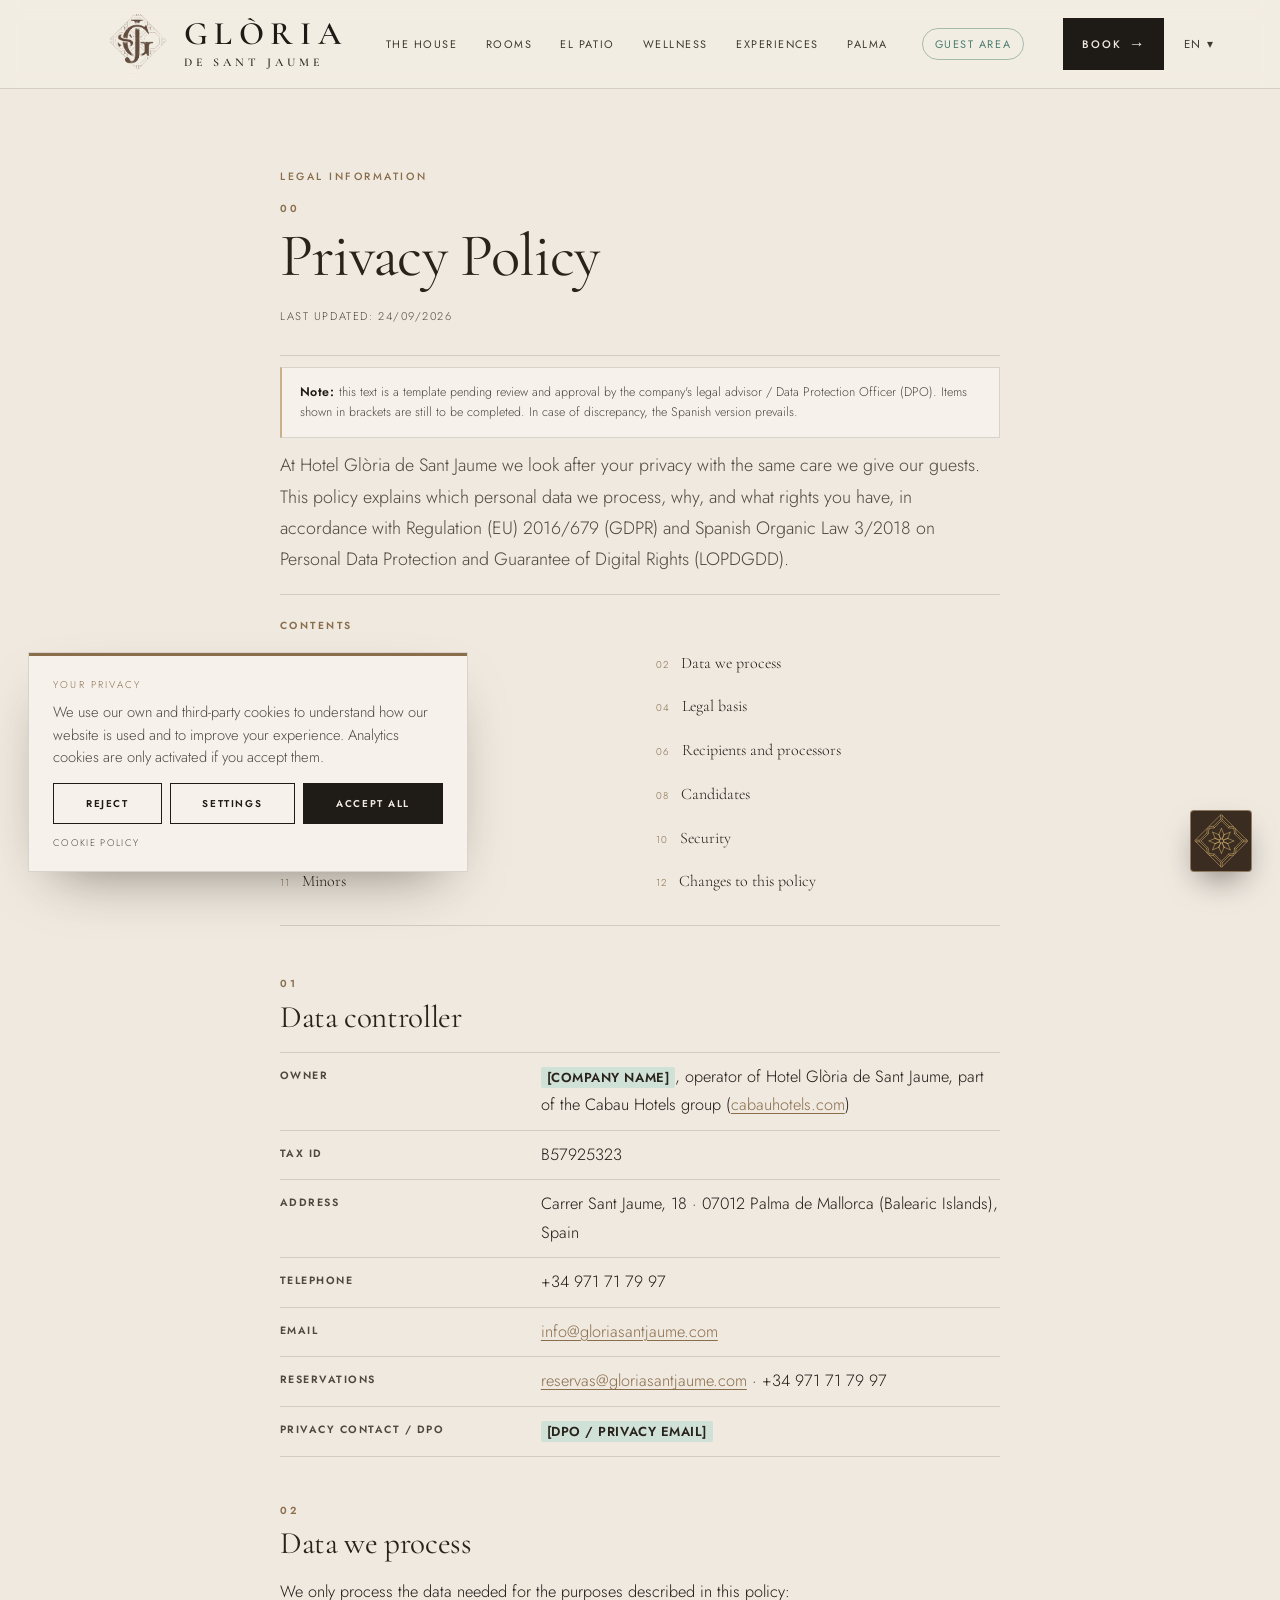
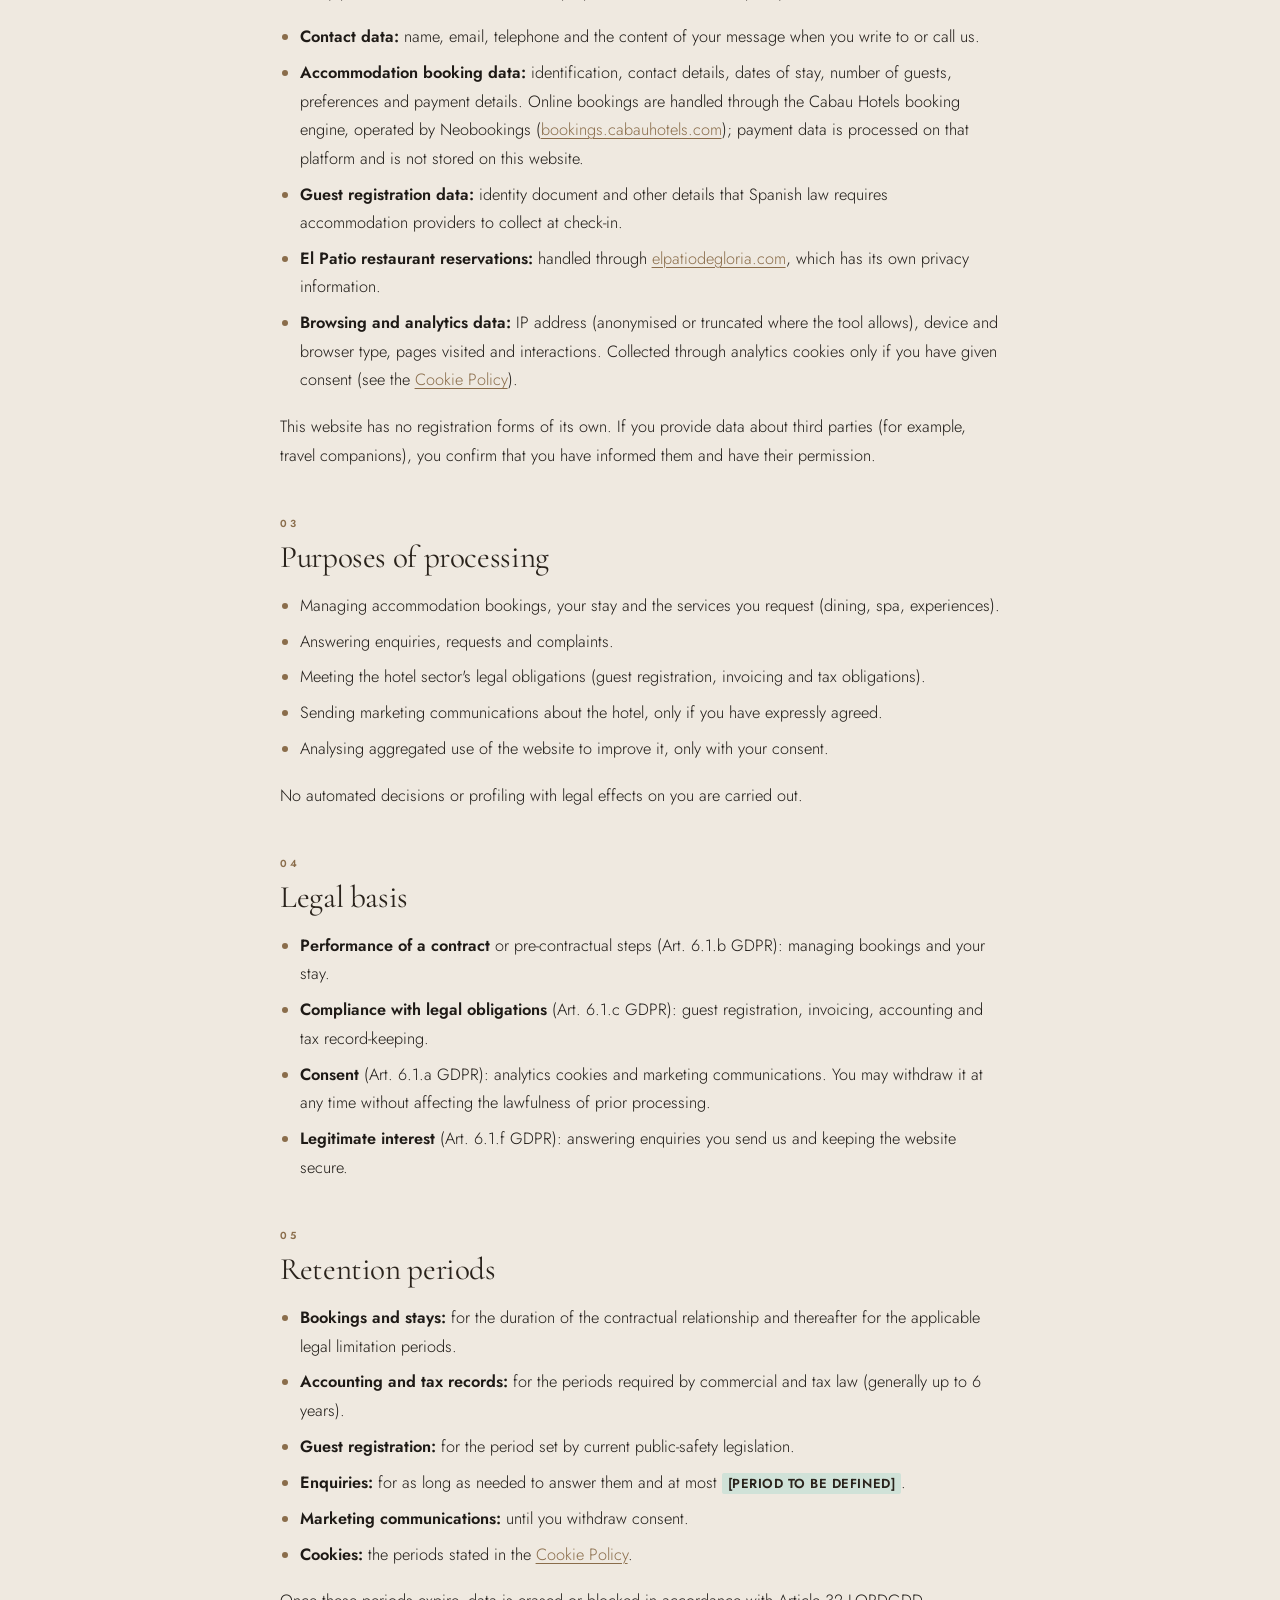
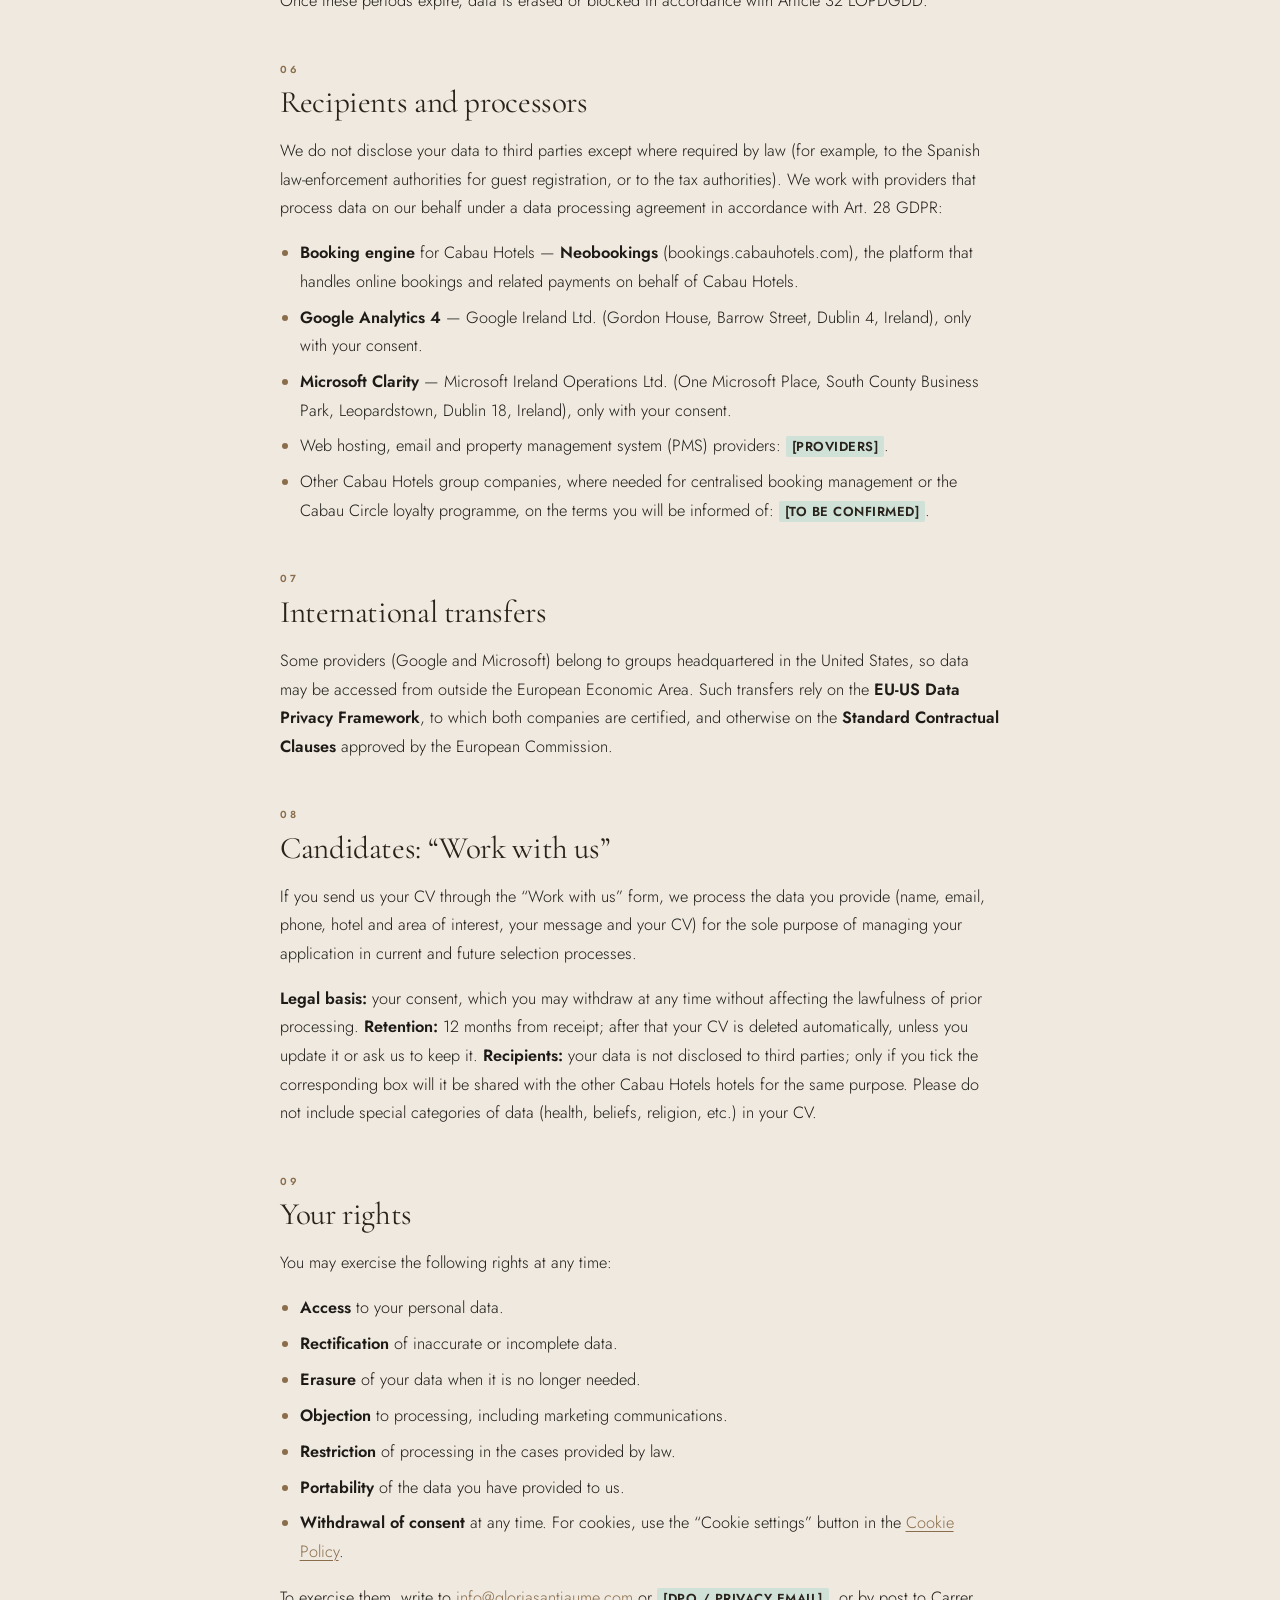
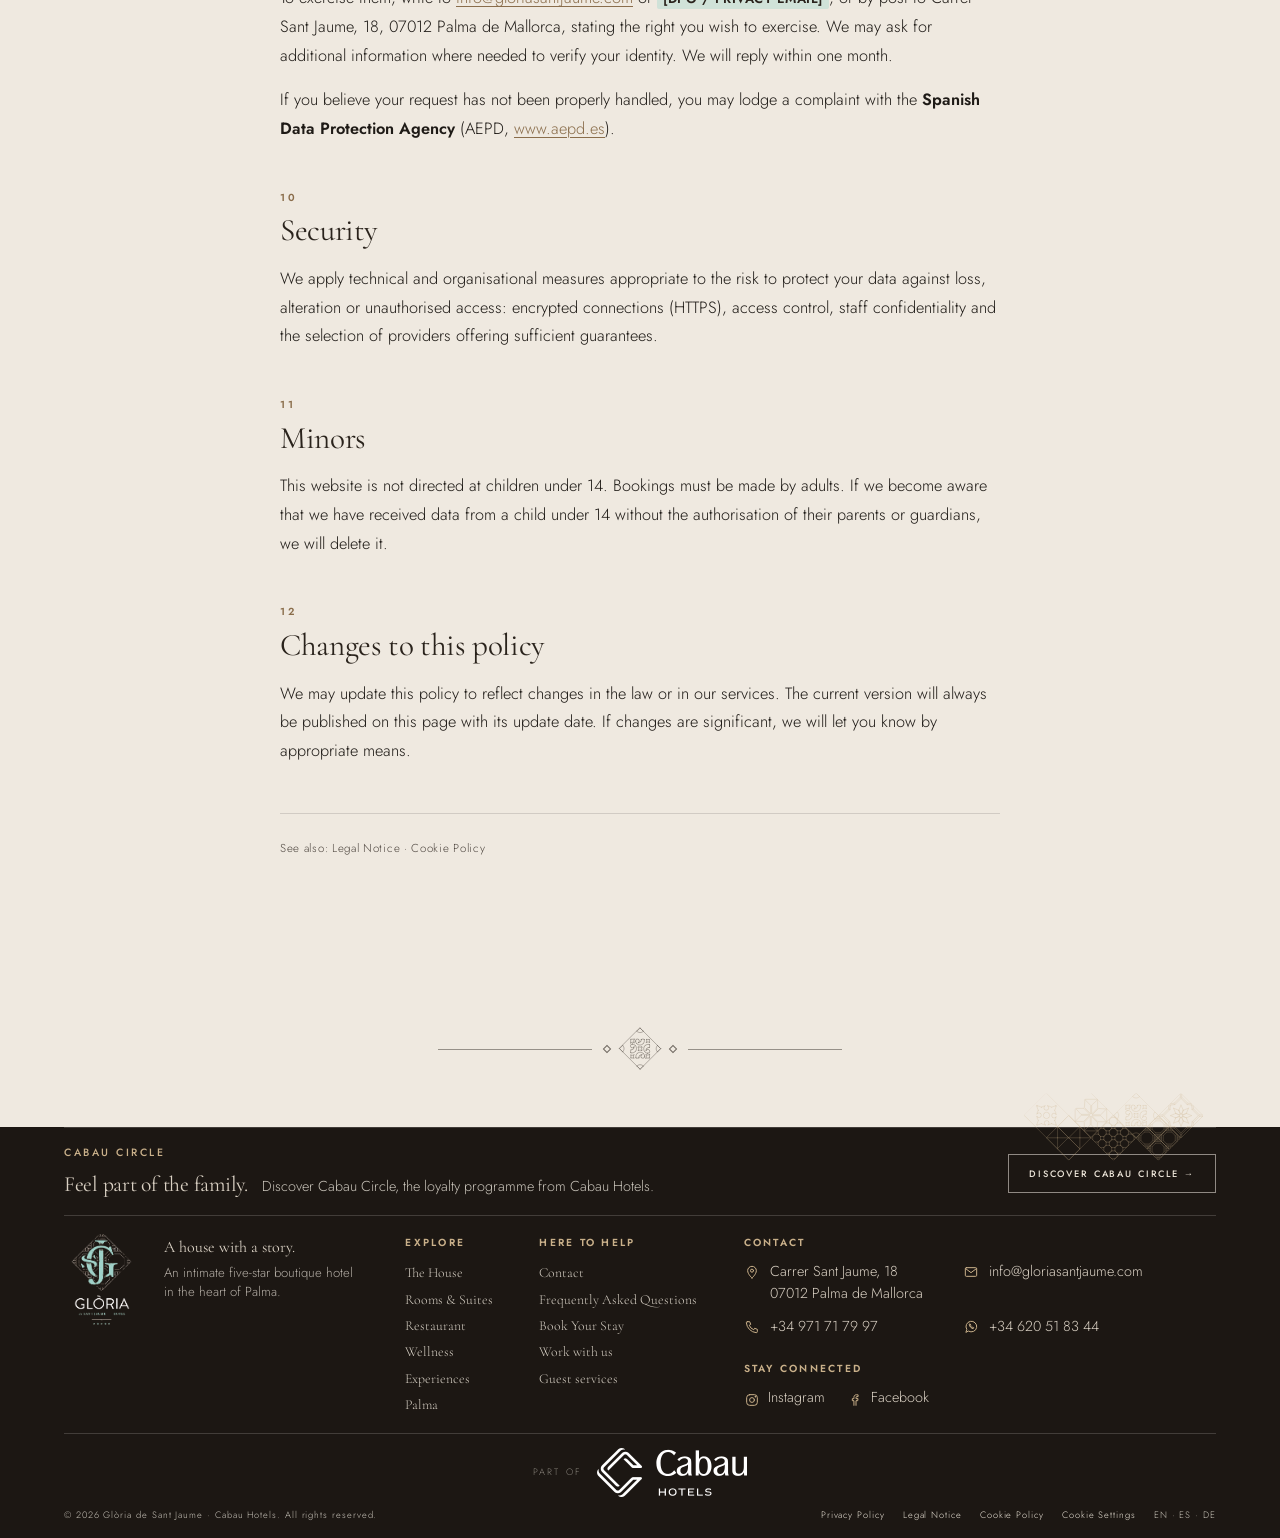
<file: privacy.html>
<!doctype html>
<html lang="en">
<head>
<meta charset="utf-8">
<meta name="viewport" content="width=device-width, initial-scale=1, viewport-fit=cover">
<meta name="robots" content="noindex,nofollow">
<title>Privacy Policy · Glòria de Sant Jaume</title>
<meta name="description" content="How Hotel Glòria de Sant Jaume processes and protects your personal data, under the GDPR and Spanish data protection law.">
<link rel="icon" type="image/png" sizes="64x64" href="img/favicon.png?v=02558355">
<link rel="apple-touch-icon" href="img/apple-touch-icon.png?v=4d293441">
<meta name="theme-color" content="#534134">
<link rel="preconnect" href="https://fonts.googleapis.com">
<link rel="preconnect" href="https://fonts.gstatic.com" crossorigin>
<link rel="stylesheet" href="https://fonts.googleapis.com/css2?family=Cormorant+Garamond:ital,wght@0,400;0,500;0,600;1,400;1,500&family=Jost:wght@300;400;500;600&display=swap">
<link rel="stylesheet" href="css/styles.css?v=75">
<link rel="stylesheet" href="css/concierge.css?v=3">
<link rel="stylesheet" href="css/requests.css?v=3">
<link rel="stylesheet" href="css/web2.css?v=3">
<link rel="stylesheet" href="css/legal.css?v=5">
<!--seo:start-->
<meta property="og:type" content="website">
<meta property="og:site_name" content="Glòria de Sant Jaume">
<meta property="og:title" content="Privacy Policy · Glòria de Sant Jaume">
<meta property="og:description" content="How Hotel Glòria de Sant Jaume processes and protects your personal data, under the GDPR and Spanish data protection law.">
<meta property="og:url" content="https://web2.hotelgloria.es/privacy.html">
<meta name="twitter:card" content="summary_large_image">
<meta name="twitter:title" content="Privacy Policy · Glòria de Sant Jaume">
<meta name="twitter:description" content="How Hotel Glòria de Sant Jaume processes and protects your personal data, under the GDPR and Spanish data protection law.">
<script type="application/ld+json">{"@context": "https://schema.org", "@graph": [{"@type": "WebPage", "@id": "https://web2.hotelgloria.es/privacy.html#webpage", "url": "https://web2.hotelgloria.es/privacy.html", "name": "Privacy Policy · Glòria de Sant Jaume", "description": "How Hotel Glòria de Sant Jaume processes and protects your personal data, under the GDPR and Spanish data protection law.", "inLanguage": "en", "isPartOf": {"@type": "WebSite", "@id": "https://web2.hotelgloria.es/#website", "url": "https://web2.hotelgloria.es/", "name": "Glòria de Sant Jaume"}, "about": {"@id": "https://web2.hotelgloria.es/#hotel"}}, {"@type": "BreadcrumbList", "itemListElement": [{"@type": "ListItem", "position": 1, "name": "Glòria de Sant Jaume", "item": "https://web2.hotelgloria.es/"}, {"@type": "ListItem", "position": 2, "name": "Privacy Policy", "item": "https://web2.hotelgloria.es/privacy.html"}]}, {"@type": "Hotel", "@id": "https://web2.hotelgloria.es/#hotel", "name": "Hotel Glòria de Sant Jaume", "url": "https://web2.hotelgloria.es/", "telephone": "+34 971 71 79 97", "email": "info@gloriasantjaume.com", "address": {"@type": "PostalAddress", "streetAddress": "Carrer Sant Jaume, 18", "postalCode": "07012", "addressLocality": "Palma", "addressRegion": "Illes Balears", "addressCountry": "ES"}, "geo": {"@type": "GeoCoordinates", "latitude": 39.5733526, "longitude": 2.6480637}, "starRating": {"@type": "Rating", "ratingValue": "5"}, "brand": {"@type": "Brand", "name": "Cabau Hotels", "url": "https://cabauhotels.com/"}, "sameAs": ["https://www.instagram.com/hotelgloriasantjaume", "https://www.facebook.com/hotelgloriasantjaume"]}]}</script>
<!--seo:end-->
</head>
<body class="legal-body">

<!-- ================= HEADER ================= -->
<header class="site-header" id="header">
  <div class="header-in">
    <button class="nav-toggle" aria-label="Menu">☰</button>
    <a class="logo" href="index.html"><img class="emblem emblem-light" src="img/emblem-light.png?v=4a5503ec" alt=""><img class="emblem emblem-dark" src="img/emblem-dark.png?v=d326d00e" alt=""><span class="txt"><span class="l1">GLÒRIA</span><span class="l2">de Sant Jaume</span></span></a>
    <nav class="main-nav">
      <a href="the-house.html">The House</a>
      <a href="rooms.html">Rooms</a>
      <a href="el-patio.html">El Patio</a>
      <a href="wellness.html">Wellness</a>
      <a href="experiences.html">Experiences</a>
      <a href="palma.html">Palma</a>
      <a class="nav-guest" href="guest.html">Guest area</a>
    </nav>
    <div class="header-right">
      <a class="btn btn-ghost-light" href="#book" data-book>Book</a>
      <span class="lang">EN ▾</span>
    </div>
  </div>
</header>

<!-- ================= POLÍTICA DE PRIVACIDAD / PRIVACY POLICY ================= -->
<main class="legal-page" data-noi18n>
  <div class="legal-wrap">

    <!-- ========== ES ========== -->
    <article class="legal-doc" data-legal-lang="es" lang="es">
      <span class="eyebrow">Información legal</span>
      <h1>Política de Privacidad</h1>
      <p class="legal-updated">Última actualización: 24/09/2026</p>

      <p class="legal-note"><strong>Nota:</strong> este texto es una plantilla pendiente de revisión y validación por el asesor legal / Delegado de Protección de Datos (DPO) de la empresa. Los datos marcados entre corchetes están pendientes de completar.</p>

      <p class="legal-intro">En Hotel Glòria de Sant Jaume cuidamos de su privacidad con el mismo esmero con el que cuidamos de nuestros huéspedes. Esta política explica qué datos personales tratamos, con qué finalidad y qué derechos le asisten, de acuerdo con el Reglamento (UE) 2016/679 (RGPD) y la Ley Orgánica 3/2018 de Protección de Datos Personales y garantía de los derechos digitales (LOPDGDD).</p>

      <nav class="legal-toc" aria-label="Índice">
        <p class="toc-title">Contenido</p>
        <ol>
          <li><a href="#es-responsable">Responsable del tratamiento</a></li>
          <li><a href="#es-datos">Datos que tratamos</a></li>
          <li><a href="#es-finalidades">Finalidades del tratamiento</a></li>
          <li><a href="#es-bases">Base jurídica</a></li>
          <li><a href="#es-conservacion">Plazos de conservación</a></li>
          <li><a href="#es-destinatarios">Destinatarios y encargados</a></li>
          <li><a href="#es-transferencias">Transferencias internacionales</a></li>
          <li><a href="#es-candidatos">Candidatos</a></li>
          <li><a href="#es-derechos">Sus derechos</a></li>
          <li><a href="#es-seguridad">Seguridad</a></li>
          <li><a href="#es-menores">Menores de edad</a></li>
          <li><a href="#es-cambios">Cambios en esta política</a></li>
        </ol>
      </nav>

      <section id="es-responsable">
        <h2>Responsable del tratamiento</h2>
        <dl class="legal-facts">
          <div><dt>Titular</dt><dd><mark class="ph">[RAZÓN SOCIAL]</mark>, que opera el establecimiento Hotel Glòria de Sant Jaume, integrado en el grupo Cabau Hotels (<a href="https://cabauhotels.com/" target="_blank" rel="noopener">cabauhotels.com</a>)</dd></div>
          <div><dt>CIF / NIF</dt><dd>B57925323</dd></div>
          <div><dt>Domicilio</dt><dd>Carrer Sant Jaume, 18 · 07012 Palma de Mallorca (Illes Balears), España</dd></div>
          <div><dt>Teléfono</dt><dd>+34 971 71 79 97</dd></div>
          <div><dt>Email</dt><dd><a href="mailto:info@gloriasantjaume.com">info@gloriasantjaume.com</a></dd></div>
          <div><dt>Reservas</dt><dd><a href="mailto:reservas@gloriasantjaume.com">reservas@gloriasantjaume.com</a> · +34 971 71 79 97</dd></div>
          <div><dt>Contacto privacidad / DPO</dt><dd><mark class="ph">[EMAIL DPO / PRIVACIDAD]</mark></dd></div>
        </dl>
      </section>

      <section id="es-datos">
        <h2>Datos que tratamos</h2>
        <p>Tratamos únicamente los datos necesarios para las finalidades descritas en esta política:</p>
        <ul>
          <li><strong>Datos de contacto:</strong> nombre, email, teléfono y el contenido de su mensaje cuando nos escribe o nos llama.</li>
          <li><strong>Datos de reserva de alojamiento:</strong> identificación, datos de contacto, fechas de estancia, número de huéspedes, preferencias y datos de pago. Las reservas online se gestionan a través del motor de reservas de Cabau Hotels, operado por Neobookings (<a href="https://bookings.cabauhotels.com" target="_blank" rel="noopener">bookings.cabauhotels.com</a>); los datos de pago se procesan en esa plataforma y no se almacenan en este sitio web.</li>
          <li><strong>Datos de registro de viajeros:</strong> documento de identidad y demás datos que la normativa española obliga a recoger a los establecimientos de alojamiento en el momento del check-in.</li>
          <li><strong>Reservas del restaurante El Patio:</strong> se gestionan a través de <a href="https://www.elpatiodegloria.com" target="_blank" rel="noopener">elpatiodegloria.com</a>, que dispone de su propia información de privacidad.</li>
          <li><strong>Datos de navegación y analítica:</strong> dirección IP (anonimizada o truncada cuando la herramienta lo permite), tipo de dispositivo y navegador, páginas visitadas e interacciones. Solo se recogen mediante cookies analíticas si usted lo ha consentido (véase la <a href="cookies.html">Política de Cookies</a>).</li>
        </ul>
        <p>Este sitio web no dispone de formularios propios de registro. Si nos facilita datos de terceros (por ejemplo, acompañantes), usted garantiza haberles informado y contar con su autorización.</p>
      </section>

      <section id="es-finalidades">
        <h2>Finalidades del tratamiento</h2>
        <ul>
          <li>Gestionar reservas de alojamiento, su estancia y los servicios solicitados (restauración, spa, experiencias).</li>
          <li>Atender consultas, solicitudes y reclamaciones.</li>
          <li>Cumplir las obligaciones legales del sector hotelero (registro de viajeros, facturación y obligaciones fiscales).</li>
          <li>Enviar comunicaciones comerciales sobre el hotel, únicamente si usted lo ha autorizado expresamente.</li>
          <li>Analizar el uso del sitio web de forma agregada para mejorarlo, únicamente con su consentimiento.</li>
        </ul>
        <p>No se adoptan decisiones automatizadas ni se elaboran perfiles con efectos jurídicos sobre usted.</p>
      </section>

      <section id="es-bases">
        <h2>Base jurídica</h2>
        <ul>
          <li><strong>Ejecución de un contrato</strong> o aplicación de medidas precontractuales (art. 6.1.b RGPD): gestión de reservas y de su estancia.</li>
          <li><strong>Cumplimiento de obligaciones legales</strong> (art. 6.1.c RGPD): registro de viajeros, facturación y conservación contable y fiscal.</li>
          <li><strong>Consentimiento</strong> (art. 6.1.a RGPD): cookies analíticas y comunicaciones comerciales. Puede retirarlo en cualquier momento sin que ello afecte a la licitud del tratamiento previo.</li>
          <li><strong>Interés legítimo</strong> (art. 6.1.f RGPD): atención de consultas que nos dirige y seguridad del sitio web.</li>
        </ul>
      </section>

      <section id="es-conservacion">
        <h2>Plazos de conservación</h2>
        <ul>
          <li><strong>Reservas y estancias:</strong> durante la relación contractual y, después, durante los plazos de prescripción de las acciones legales aplicables.</li>
          <li><strong>Documentación contable y fiscal:</strong> los plazos exigidos por la normativa mercantil y tributaria (con carácter general, hasta 6 años).</li>
          <li><strong>Registro de viajeros:</strong> el plazo establecido por la normativa de seguridad ciudadana vigente.</li>
          <li><strong>Consultas:</strong> el tiempo necesario para responderlas y, como máximo, <mark class="ph">[PLAZO A DEFINIR]</mark>.</li>
          <li><strong>Comunicaciones comerciales:</strong> hasta que retire su consentimiento.</li>
          <li><strong>Cookies:</strong> los plazos indicados en la <a href="cookies.html">Política de Cookies</a>.</li>
        </ul>
        <p>Transcurridos estos plazos, los datos se suprimen o se bloquean conforme al art. 32 de la LOPDGDD.</p>
      </section>

      <section id="es-destinatarios">
        <h2>Destinatarios y encargados del tratamiento</h2>
        <p>No cedemos sus datos a terceros salvo obligación legal (por ejemplo, a las Fuerzas y Cuerpos de Seguridad del Estado en materia de registro de viajeros, o a la Administración tributaria). Contamos con proveedores que tratan datos por nuestra cuenta, con contrato de encargo conforme al art. 28 RGPD:</p>
        <ul>
          <li><strong>Motor de reservas</strong> de Cabau Hotels — <strong>Neobookings</strong> (bookings.cabauhotels.com), plataforma que gestiona las reservas online y los pagos asociados por cuenta de Cabau Hotels.</li>
          <li><strong>Google Analytics 4</strong> — Google Ireland Ltd. (Gordon House, Barrow Street, Dublín 4, Irlanda), solo con su consentimiento.</li>
          <li><strong>Microsoft Clarity</strong> — Microsoft Ireland Operations Ltd. (One Microsoft Place, South County Business Park, Leopardstown, Dublín 18, Irlanda), solo con su consentimiento.</li>
          <li>Proveedores de alojamiento web, correo electrónico y sistemas de gestión hotelera (PMS): <mark class="ph">[PROVEEDORES]</mark>.</li>
          <li>Otras sociedades del grupo Cabau Hotels, cuando sea necesario para la gestión centralizada de reservas o del programa de fidelización Cabau Circle, en los términos que se le informen: <mark class="ph">[CONFIRMAR]</mark>.</li>
        </ul>
      </section>

      <section id="es-transferencias">
        <h2>Transferencias internacionales</h2>
        <p>Algunos proveedores (Google y Microsoft) pertenecen a grupos con sede en Estados Unidos, por lo que puede producirse un acceso a datos desde fuera del Espacio Económico Europeo. Estas transferencias se amparan en el <strong>Marco de Privacidad de Datos UE-EE. UU.</strong> (EU-US Data Privacy Framework), al que ambas compañías están adheridas, y, en su defecto, en las <strong>Cláusulas Contractuales Tipo</strong> aprobadas por la Comisión Europea.</p>
      </section>

      <section id="es-candidatos">
        <h2>Candidatos: «Trabaja con nosotros»</h2>
        <p>Si nos envía su currículum a través del formulario «Trabaja con nosotros», tratamos los datos que nos facilita (nombre, email, teléfono, hotel y área de interés, su mensaje y su CV) con la única finalidad de gestionar su candidatura en procesos de selección actuales y futuros.</p>
        <p><strong>Base jurídica:</strong> su consentimiento, que puede retirar en cualquier momento sin que ello afecte a la licitud del tratamiento anterior. <strong>Conservación:</strong> 12 meses desde la recepción; transcurrido ese plazo el CV se borra automáticamente, salvo que usted lo actualice o nos pida conservarlo. <strong>Destinatarios:</strong> no se ceden a terceros; solo si usted marca la casilla correspondiente se compartirán con los demás hoteles del grupo Cabau Hotels para el mismo fin. Le rogamos que no incluya en su CV datos especialmente protegidos (salud, ideología, religión, etc.).</p>
      </section>

      <section id="es-derechos">
        <h2>Sus derechos</h2>
        <p>Puede ejercer en cualquier momento los siguientes derechos:</p>
        <ul>
          <li><strong>Acceso</strong> a sus datos personales.</li>
          <li><strong>Rectificación</strong> de datos inexactos o incompletos.</li>
          <li><strong>Supresión</strong> de sus datos cuando ya no sean necesarios.</li>
          <li><strong>Oposición</strong> al tratamiento, incluido el envío de comunicaciones comerciales.</li>
          <li><strong>Limitación</strong> del tratamiento en los supuestos previstos por la ley.</li>
          <li><strong>Portabilidad</strong> de los datos que nos haya facilitado.</li>
          <li><strong>Retirada del consentimiento</strong> otorgado, en cualquier momento. Para las cookies, desde el enlace «Configurar cookies» de la <a href="cookies.html">Política de Cookies</a>.</li>
        </ul>
        <p>Para ejercerlos, escriba a <a href="mailto:info@gloriasantjaume.com">info@gloriasantjaume.com</a> o a <mark class="ph">[EMAIL DPO / PRIVACIDAD]</mark>, o por correo postal a Carrer Sant Jaume, 18, 07012 Palma de Mallorca, indicando el derecho que ejercita. Si fuera necesario para verificar su identidad, podremos solicitarle información adicional. Responderemos en el plazo de un mes.</p>
        <p>Si considera que no hemos atendido correctamente su solicitud, puede presentar una reclamación ante la <strong>Agencia Española de Protección de Datos</strong> (<a href="https://www.aepd.es" target="_blank" rel="noopener">www.aepd.es</a>).</p>
      </section>

      <section id="es-seguridad">
        <h2>Seguridad</h2>
        <p>Aplicamos medidas técnicas y organizativas adecuadas al riesgo para proteger sus datos frente a pérdida, alteración o acceso no autorizado: conexión cifrada (HTTPS), control de accesos, confidencialidad del personal y selección de proveedores que ofrecen garantías suficientes.</p>
      </section>

      <section id="es-menores">
        <h2>Menores de edad</h2>
        <p>Este sitio web no se dirige a menores de 14 años. Las reservas deben realizarlas personas mayores de edad. Si detectamos que hemos recibido datos de un menor de 14 años sin autorización de sus padres o tutores, los suprimiremos.</p>
      </section>

      <section id="es-cambios">
        <h2>Cambios en esta política</h2>
        <p>Podemos actualizar esta política para adaptarla a cambios normativos o de nuestros servicios. La versión vigente estará siempre publicada en esta página con su fecha de actualización. Si los cambios fueran relevantes, se lo comunicaremos por un medio adecuado.</p>
      </section>

      <p class="legal-end">Véase también: <a href="legal.html">Aviso Legal</a> · <a href="cookies.html">Política de Cookies</a></p>
    </article>

    <!-- ========== EN ========== -->
    <article class="legal-doc" data-legal-lang="en" lang="en">
      <span class="eyebrow">Legal information</span>
      <h2 class="lg-h1">Privacy Policy</h2>
      <p class="legal-updated">Last updated: 24/09/2026</p>

      <p class="legal-note"><strong>Note:</strong> this text is a template pending review and approval by the company's legal advisor / Data Protection Officer (DPO). Items shown in brackets are still to be completed. In case of discrepancy, the Spanish version prevails.</p>

      <p class="legal-intro">At Hotel Glòria de Sant Jaume we look after your privacy with the same care we give our guests. This policy explains which personal data we process, why, and what rights you have, in accordance with Regulation (EU) 2016/679 (GDPR) and Spanish Organic Law 3/2018 on Personal Data Protection and Guarantee of Digital Rights (LOPDGDD).</p>

      <nav class="legal-toc" aria-label="Contents">
        <p class="toc-title">Contents</p>
        <ol>
          <li><a href="#en-controller">Data controller</a></li>
          <li><a href="#en-data">Data we process</a></li>
          <li><a href="#en-purposes">Purposes of processing</a></li>
          <li><a href="#en-legal-basis">Legal basis</a></li>
          <li><a href="#en-retention">Retention periods</a></li>
          <li><a href="#en-recipients">Recipients and processors</a></li>
          <li><a href="#en-transfers">International transfers</a></li>
          <li><a href="#en-candidates">Candidates</a></li>
          <li><a href="#en-rights">Your rights</a></li>
          <li><a href="#en-security">Security</a></li>
          <li><a href="#en-minors">Minors</a></li>
          <li><a href="#en-changes">Changes to this policy</a></li>
        </ol>
      </nav>

      <section id="en-controller">
        <h2>Data controller</h2>
        <dl class="legal-facts">
          <div><dt>Owner</dt><dd><mark class="ph">[COMPANY NAME]</mark>, operator of Hotel Glòria de Sant Jaume, part of the Cabau Hotels group (<a href="https://cabauhotels.com/" target="_blank" rel="noopener">cabauhotels.com</a>)</dd></div>
          <div><dt>Tax ID</dt><dd>B57925323</dd></div>
          <div><dt>Address</dt><dd>Carrer Sant Jaume, 18 · 07012 Palma de Mallorca (Balearic Islands), Spain</dd></div>
          <div><dt>Telephone</dt><dd>+34 971 71 79 97</dd></div>
          <div><dt>Email</dt><dd><a href="mailto:info@gloriasantjaume.com">info@gloriasantjaume.com</a></dd></div>
          <div><dt>Reservations</dt><dd><a href="mailto:reservas@gloriasantjaume.com">reservas@gloriasantjaume.com</a> · +34 971 71 79 97</dd></div>
          <div><dt>Privacy contact / DPO</dt><dd><mark class="ph">[DPO / PRIVACY EMAIL]</mark></dd></div>
        </dl>
      </section>

      <section id="en-data">
        <h2>Data we process</h2>
        <p>We only process the data needed for the purposes described in this policy:</p>
        <ul>
          <li><strong>Contact data:</strong> name, email, telephone and the content of your message when you write to or call us.</li>
          <li><strong>Accommodation booking data:</strong> identification, contact details, dates of stay, number of guests, preferences and payment details. Online bookings are handled through the Cabau Hotels booking engine, operated by Neobookings (<a href="https://bookings.cabauhotels.com" target="_blank" rel="noopener">bookings.cabauhotels.com</a>); payment data is processed on that platform and is not stored on this website.</li>
          <li><strong>Guest registration data:</strong> identity document and other details that Spanish law requires accommodation providers to collect at check-in.</li>
          <li><strong>El Patio restaurant reservations:</strong> handled through <a href="https://www.elpatiodegloria.com" target="_blank" rel="noopener">elpatiodegloria.com</a>, which has its own privacy information.</li>
          <li><strong>Browsing and analytics data:</strong> IP address (anonymised or truncated where the tool allows), device and browser type, pages visited and interactions. Collected through analytics cookies only if you have given consent (see the <a href="cookies.html">Cookie Policy</a>).</li>
        </ul>
        <p>This website has no registration forms of its own. If you provide data about third parties (for example, travel companions), you confirm that you have informed them and have their permission.</p>
      </section>

      <section id="en-purposes">
        <h2>Purposes of processing</h2>
        <ul>
          <li>Managing accommodation bookings, your stay and the services you request (dining, spa, experiences).</li>
          <li>Answering enquiries, requests and complaints.</li>
          <li>Meeting the hotel sector's legal obligations (guest registration, invoicing and tax obligations).</li>
          <li>Sending marketing communications about the hotel, only if you have expressly agreed.</li>
          <li>Analysing aggregated use of the website to improve it, only with your consent.</li>
        </ul>
        <p>No automated decisions or profiling with legal effects on you are carried out.</p>
      </section>

      <section id="en-legal-basis">
        <h2>Legal basis</h2>
        <ul>
          <li><strong>Performance of a contract</strong> or pre-contractual steps (Art. 6.1.b GDPR): managing bookings and your stay.</li>
          <li><strong>Compliance with legal obligations</strong> (Art. 6.1.c GDPR): guest registration, invoicing, accounting and tax record-keeping.</li>
          <li><strong>Consent</strong> (Art. 6.1.a GDPR): analytics cookies and marketing communications. You may withdraw it at any time without affecting the lawfulness of prior processing.</li>
          <li><strong>Legitimate interest</strong> (Art. 6.1.f GDPR): answering enquiries you send us and keeping the website secure.</li>
        </ul>
      </section>

      <section id="en-retention">
        <h2>Retention periods</h2>
        <ul>
          <li><strong>Bookings and stays:</strong> for the duration of the contractual relationship and thereafter for the applicable legal limitation periods.</li>
          <li><strong>Accounting and tax records:</strong> for the periods required by commercial and tax law (generally up to 6 years).</li>
          <li><strong>Guest registration:</strong> for the period set by current public-safety legislation.</li>
          <li><strong>Enquiries:</strong> for as long as needed to answer them and at most <mark class="ph">[PERIOD TO BE DEFINED]</mark>.</li>
          <li><strong>Marketing communications:</strong> until you withdraw consent.</li>
          <li><strong>Cookies:</strong> the periods stated in the <a href="cookies.html">Cookie Policy</a>.</li>
        </ul>
        <p>Once these periods expire, data is erased or blocked in accordance with Article 32 LOPDGDD.</p>
      </section>

      <section id="en-recipients">
        <h2>Recipients and processors</h2>
        <p>We do not disclose your data to third parties except where required by law (for example, to the Spanish law-enforcement authorities for guest registration, or to the tax authorities). We work with providers that process data on our behalf under a data processing agreement in accordance with Art. 28 GDPR:</p>
        <ul>
          <li><strong>Booking engine</strong> for Cabau Hotels — <strong>Neobookings</strong> (bookings.cabauhotels.com), the platform that handles online bookings and related payments on behalf of Cabau Hotels.</li>
          <li><strong>Google Analytics 4</strong> — Google Ireland Ltd. (Gordon House, Barrow Street, Dublin 4, Ireland), only with your consent.</li>
          <li><strong>Microsoft Clarity</strong> — Microsoft Ireland Operations Ltd. (One Microsoft Place, South County Business Park, Leopardstown, Dublin 18, Ireland), only with your consent.</li>
          <li>Web hosting, email and property management system (PMS) providers: <mark class="ph">[PROVIDERS]</mark>.</li>
          <li>Other Cabau Hotels group companies, where needed for centralised booking management or the Cabau Circle loyalty programme, on the terms you will be informed of: <mark class="ph">[TO BE CONFIRMED]</mark>.</li>
        </ul>
      </section>

      <section id="en-transfers">
        <h2>International transfers</h2>
        <p>Some providers (Google and Microsoft) belong to groups headquartered in the United States, so data may be accessed from outside the European Economic Area. Such transfers rely on the <strong>EU-US Data Privacy Framework</strong>, to which both companies are certified, and otherwise on the <strong>Standard Contractual Clauses</strong> approved by the European Commission.</p>
      </section>

      <section id="en-candidates">
        <h2>Candidates: “Work with us”</h2>
        <p>If you send us your CV through the “Work with us” form, we process the data you provide (name, email, phone, hotel and area of interest, your message and your CV) for the sole purpose of managing your application in current and future selection processes.</p>
        <p><strong>Legal basis:</strong> your consent, which you may withdraw at any time without affecting the lawfulness of prior processing. <strong>Retention:</strong> 12 months from receipt; after that your CV is deleted automatically, unless you update it or ask us to keep it. <strong>Recipients:</strong> your data is not disclosed to third parties; only if you tick the corresponding box will it be shared with the other Cabau Hotels hotels for the same purpose. Please do not include special categories of data (health, beliefs, religion, etc.) in your CV.</p>
      </section>

      <section id="en-rights">
        <h2>Your rights</h2>
        <p>You may exercise the following rights at any time:</p>
        <ul>
          <li><strong>Access</strong> to your personal data.</li>
          <li><strong>Rectification</strong> of inaccurate or incomplete data.</li>
          <li><strong>Erasure</strong> of your data when it is no longer needed.</li>
          <li><strong>Objection</strong> to processing, including marketing communications.</li>
          <li><strong>Restriction</strong> of processing in the cases provided by law.</li>
          <li><strong>Portability</strong> of the data you have provided to us.</li>
          <li><strong>Withdrawal of consent</strong> at any time. For cookies, use the “Cookie settings” button in the <a href="cookies.html">Cookie Policy</a>.</li>
        </ul>
        <p>To exercise them, write to <a href="mailto:info@gloriasantjaume.com">info@gloriasantjaume.com</a> or <mark class="ph">[DPO / PRIVACY EMAIL]</mark>, or by post to Carrer Sant Jaume, 18, 07012 Palma de Mallorca, stating the right you wish to exercise. We may ask for additional information where needed to verify your identity. We will reply within one month.</p>
        <p>If you believe your request has not been properly handled, you may lodge a complaint with the <strong>Spanish Data Protection Agency</strong> (AEPD, <a href="https://www.aepd.es" target="_blank" rel="noopener">www.aepd.es</a>).</p>
      </section>

      <section id="en-security">
        <h2>Security</h2>
        <p>We apply technical and organisational measures appropriate to the risk to protect your data against loss, alteration or unauthorised access: encrypted connections (HTTPS), access control, staff confidentiality and the selection of providers offering sufficient guarantees.</p>
      </section>

      <section id="en-minors">
        <h2>Minors</h2>
        <p>This website is not directed at children under 14. Bookings must be made by adults. If we become aware that we have received data from a child under 14 without the authorisation of their parents or guardians, we will delete it.</p>
      </section>

      <section id="en-changes">
        <h2>Changes to this policy</h2>
        <p>We may update this policy to reflect changes in the law or in our services. The current version will always be published on this page with its update date. If changes are significant, we will let you know by appropriate means.</p>
      </section>

      <p class="legal-end">See also: <a href="legal.html">Legal Notice</a> · <a href="cookies.html">Cookie Policy</a></p>
    </article>

  </div>
</main>

<!-- ================= FOOTER ================= -->

<div class="tr-band" aria-hidden="true"><div class="tile-rule tr-dots"><i class="dot"></i><span class="d"><svg aria-hidden="true" focusable="false" xmlns="http://www.w3.org/2000/svg" viewBox="-0.5 -0.5 37.3 37.3" fill="none" stroke="currentColor" stroke-linecap="round" stroke-linejoin="round"><path d="M-0.17 -0.36h36.21v36.21h-36.21z" stroke-width="0.47"/><path d="M24.81 14.05C24.74 13.81 24.69 13.56 24.69 13.3M24.69 13.3C24.69 11.98 25.77 10.9 27.09 10.9M27.09 10.9C28.42 10.9 29.49 11.98 29.49 13.3M29.49 13.3C29.49 14.07 29.14 14.74 28.58 15.18M28.58 15.18L28.58 15.19M28.58 15.19C27.64 15.94 26.43 16.39 25.12 16.39M25.12 16.39C22.06 16.39 19.57 13.91 19.57 10.84M19.57 10.84C19.57 8.76 20.73 6.94 22.43 5.99M22.43 5.99L22.44 5.99M22.44 5.99C23.71 6.33 24.68 7.37 24.93 8.67M24.93 8.67L24.93 8.67M24.93 8.67C24.13 9.31 23.61 10.3 23.61 11.41M23.61 11.41C23.61 12.46 24.07 13.41 24.81 14.05" stroke-width="0.47"/><path d="M24.81 21.45C24.74 21.68 24.69 21.93 24.69 22.19M24.69 22.19C24.69 23.52 25.77 24.59 27.09 24.59M27.09 24.59C28.42 24.59 29.49 23.52 29.49 22.19M29.49 22.19C29.49 21.43 29.14 20.75 28.58 20.31M28.58 20.31L28.58 20.31M28.58 20.31C27.64 19.55 26.43 19.1 25.12 19.1M25.12 19.1C22.06 19.1 19.57 21.59 19.57 24.65M19.57 24.65C19.57 26.74 20.73 28.56 22.43 29.51M22.43 29.51L22.44 29.51M22.44 29.51C23.71 29.16 24.68 28.13 24.93 26.83M24.93 26.83L24.93 26.83M24.93 26.83C24.13 26.19 23.61 25.2 23.61 24.09M23.61 24.09C23.61 23.03 24.07 22.09 24.81 21.45" stroke-width="0.47"/><path d="M31.29 21.14C31.2 19.46 29.98 18.07 28.37 17.75M28.37 17.75C29.98 17.43 31.2 16.04 31.29 14.35M31.29 14.35L34.34 17.74M34.34 17.74L31.29 21.14" stroke-width="0.47"/><path d="M17.65 14.82L18.22 14.82M18.22 14.82C18.55 16.1 19.55 17.1 20.83 17.43M20.83 17.43L20.83 18.07M20.83 18.07C19.55 18.4 18.55 19.41 18.22 20.68M18.22 20.68L17.65 20.68M17.65 20.68C17.32 19.41 16.32 18.4 15.04 18.07M15.04 18.07L15.04 17.43M15.04 17.43C16.32 17.1 17.32 16.1 17.65 14.82" stroke-width="0.47"/><path d="M11.06 21.45C11.13 21.68 11.18 21.93 11.18 22.19M11.18 22.19C11.18 23.52 10.1 24.59 8.78 24.59M8.78 24.59C7.45 24.59 6.38 23.52 6.38 22.19M6.38 22.19C6.38 21.43 6.73 20.75 7.29 20.31M7.29 20.31L7.29 20.31M7.29 20.31C8.23 19.55 9.44 19.1 10.75 19.1M10.75 19.1C13.81 19.1 16.3 21.59 16.3 24.65M16.3 24.65C16.3 26.74 15.14 28.56 13.44 29.51M13.44 29.51L13.43 29.51M13.43 29.51C12.16 29.16 11.19 28.13 10.94 26.83M10.94 26.83C11.75 26.19 12.26 25.2 12.26 24.09M12.26 24.09C12.26 23.03 11.8 22.09 11.06 21.45" stroke-width="0.47"/><path d="M11.06 14.05C11.13 13.81 11.18 13.56 11.18 13.3M11.18 13.3C11.18 11.98 10.1 10.9 8.78 10.9M8.78 10.9C7.45 10.9 6.38 11.98 6.38 13.3M6.38 13.3C6.38 14.07 6.73 14.74 7.29 15.18M7.29 15.18L7.29 15.19M7.29 15.19C8.23 15.94 9.44 16.39 10.75 16.39M10.75 16.39C13.81 16.39 16.3 13.91 16.3 10.84M16.3 10.84C16.3 8.76 15.14 6.94 13.44 5.99M13.44 5.99L13.43 5.99M13.43 5.99C12.16 6.33 11.19 7.37 10.94 8.67M10.94 8.67L10.94 8.67M10.94 8.67C11.75 9.31 12.26 10.3 12.26 11.41M12.26 11.41C12.26 12.46 11.8 13.41 11.06 14.05" stroke-width="0.47"/><path d="M4.58 14.35C4.67 16.04 5.89 17.42 7.51 17.75M7.51 17.75C5.89 18.07 4.67 19.46 4.58 21.14M4.58 21.14L1.53 17.75M1.53 17.75L4.58 14.35" stroke-width="0.47"/><path d="M17.94 1.53L20.67 3.92M20.67 3.92C19.3 4.3 18.22 5.43 17.93 6.84M17.93 6.84C17.66 5.52 16.71 4.46 15.47 4.01M15.47 4.01L17.94 1.53" stroke-width="0.47"/><path d="M15.47 31.48C16.71 31.03 17.66 29.97 17.93 28.65M17.93 28.65C18.22 30.06 19.3 31.19 20.67 31.57M20.67 31.57L17.94 33.96M17.94 33.96L15.47 31.48" stroke-width="0.47"/><path d="M-0.17 30.15C2.97 30.15 5.53 32.71 5.53 35.85M5.53 35.85L-0.17 35.85M-0.17 35.85L-0.17 30.15" stroke-width="0.47"/><path d="M-0.17 5.34C2.97 5.34 5.53 2.78 5.53 -0.36M5.53 -0.36L-0.17 -0.36M-0.17 -0.36L-0.17 5.34" stroke-width="0.47"/><path d="M36.04 5.34C32.9 5.34 30.35 2.78 30.35 -0.36M30.35 -0.36L36.04 -0.36M36.04 -0.36L36.04 5.34" stroke-width="0.47"/><path d="M36.04 30.15C32.9 30.15 30.35 32.71 30.35 35.85M30.35 35.85L36.04 35.85M36.04 35.85L36.04 30.15" stroke-width="0.47"/></svg></span><i class="dot"></i></div></div>

<footer class="footer">
  <span class="brand-orn orn-foot" aria-hidden="true"><svg viewBox="0 0 205.3 77.0" fill="none" stroke="currentColor" stroke-width=".6" stroke-linecap="round" stroke-linejoin="round" aria-hidden="true"><defs><clipPath id="oc1"><rect x="-0.45" y="-0.45" width="37.1" height="37.1"/></clipPath></defs><g clip-path="url(#oc1)" transform="translate(25.7 25.7) rotate(45) translate(-18.15 -18.15)"><path d="M14.19 17.75C14.19 15.72 15.84 14.07 17.87 14.07M17.87 14.07C19.9 14.07 21.55 15.72 21.55 17.75M21.55 17.75C21.55 19.79 19.9 21.43 17.87 21.43M17.87 21.43C15.84 21.43 14.19 19.79 14.19 17.75M20.33 28.55C21.99 28.17 23.51 27.42 24.8 26.39M24.8 26.39C24.59 26.44 24.37 26.47 24.14 26.47M24.14 26.47C22.62 26.47 21.38 25.23 21.38 23.71M21.38 23.71C21.38 22.19 22.62 20.95 24.14 20.95M24.14 20.95C25.66 20.95 26.9 22.19 26.9 23.71M26.9 23.71C26.9 23.89 26.88 24.06 26.85 24.23M26.85 24.23C27.7 23.05 28.33 21.7 28.66 20.23M28.66 20.23L28.66 20.24M28.66 20.24C30.88 19.92 33.46 17.76 33.46 17.76M33.46 17.76L33.46 17.75M33.46 17.75L33.46 17.75M33.46 17.75C33.46 17.75 30.88 15.58 28.66 15.27M28.66 15.27L28.66 15.27M28.66 15.27C28.33 13.81 27.7 12.46 26.85 11.28M26.85 11.28C26.88 11.45 26.9 11.62 26.9 11.8M26.9 11.8C26.9 13.32 25.66 14.56 24.14 14.56M24.14 14.56C22.62 14.56 21.38 13.32 21.38 11.8M21.38 11.8C21.38 10.28 22.62 9.04 24.14 9.04M24.14 9.04C24.37 9.04 24.59 9.07 24.8 9.12M24.8 9.12C23.51 8.09 21.99 7.34 20.33 6.96M20.33 6.96C19.95 4.78 17.88 2.31 17.88 2.31M17.88 2.31L17.87 2.31M17.87 2.31L17.86 2.31M17.86 2.31C17.86 2.31 15.79 4.78 15.41 6.96M15.41 6.96C13.75 7.34 12.23 8.09 10.94 9.12M10.94 9.12C11.15 9.07 11.38 9.04 11.6 9.04M11.6 9.04C13.13 9.04 14.36 10.28 14.36 11.8M14.36 11.8C14.36 13.32 13.13 14.56 11.6 14.56M11.6 14.56C10.08 14.56 8.84 13.32 8.84 11.8M8.84 11.8C8.84 11.62 8.86 11.45 8.89 11.28M8.89 11.28C8.04 12.46 7.42 13.81 7.08 15.27M7.08 15.27L7.08 15.27M7.08 15.27C4.86 15.58 2.28 17.75 2.28 17.75M2.28 17.75L2.28 17.75M2.28 17.75L2.28 17.76M2.28 17.76C2.28 17.76 4.86 19.92 7.08 20.24M7.08 20.24L7.08 20.23M7.08 20.23C7.42 21.7 8.04 23.05 8.89 24.23M8.89 24.23C8.86 24.06 8.84 23.89 8.84 23.71M8.84 23.71C8.84 22.19 10.08 20.95 11.6 20.95M11.6 20.95C13.13 20.95 14.36 22.19 14.36 23.71M14.36 23.71C14.36 25.23 13.13 26.47 11.6 26.47M11.6 26.47C11.38 26.47 11.15 26.44 10.94 26.39M10.94 26.39C12.23 27.42 13.75 28.17 15.41 28.55M15.41 28.55C15.79 30.73 17.86 33.2 17.86 33.2M17.86 33.2L17.87 33.2M17.87 33.2L17.88 33.2M17.88 33.2C17.88 33.2 19.95 30.73 20.33 28.55" stroke-width="0.47"/><path d="M-0.2 -0.36h36.21v36.21h-36.21z" stroke-width="0.47"/></g><g clip-path="url(#oc1)" transform="translate(77.0 25.7) rotate(45) translate(-18.15 -18.15)"><path d="M24.67 0.48 L18.14 6.32 L18.14 16.53 L24.67 10z" stroke-width="0.47"/><path d="M34.73 10.72 L25.98 10.24 L18.76 17.45 L28 17.45z" stroke-width="0.47"/><path d="M34.61 25.08 L28.76 18.55 L18.55 18.55 L25.08 25.08z" stroke-width="0.47"/><path d="M24.37 35.14 L24.85 26.39 L17.63 19.17 L17.63 28.4z" stroke-width="0.47"/><path d="M10.01 35.01 L16.54 29.17 L16.54 18.96 L10.01 25.49z" stroke-width="0.47"/><path d="M-0.05 24.77 L8.7 25.25 L15.92 18.04 L6.68 18.04z" stroke-width="0.47"/><path d="M0.08 10.41 L5.92 16.94 L16.13 16.94 L9.6 10.41z" stroke-width="0.47"/><path d="M10.32 0.35 L9.83 9.1 L17.05 16.32 L17.05 7.09z" stroke-width="0.47"/><path d="M-0.77 -0.36h36.21v36.21h-36.21z" stroke-width="0.47"/><path d="M24.85 -0.36L35.45 10.24" stroke-width="0.47"/><path d="M24.85 35.85L35.45 25.25" stroke-width="0.47"/><path d="M9.83 35.85L-0.77 25.25" stroke-width="0.47"/><path d="M9.83 -0.36L-0.77 10.24" stroke-width="0.47"/></g><g clip-path="url(#oc1)" transform="translate(128.3 25.7) rotate(45) translate(-18.15 -18.15)"><path d="M-0.17 -0.36h36.21v36.21h-36.21z" stroke-width="0.47"/><path d="M24.81 14.05C24.74 13.81 24.69 13.56 24.69 13.3M24.69 13.3C24.69 11.98 25.77 10.9 27.09 10.9M27.09 10.9C28.42 10.9 29.49 11.98 29.49 13.3M29.49 13.3C29.49 14.07 29.14 14.74 28.58 15.18M28.58 15.18L28.58 15.19M28.58 15.19C27.64 15.94 26.43 16.39 25.12 16.39M25.12 16.39C22.06 16.39 19.57 13.91 19.57 10.84M19.57 10.84C19.57 8.76 20.73 6.94 22.43 5.99M22.43 5.99L22.44 5.99M22.44 5.99C23.71 6.33 24.68 7.37 24.93 8.67M24.93 8.67L24.93 8.67M24.93 8.67C24.13 9.31 23.61 10.3 23.61 11.41M23.61 11.41C23.61 12.46 24.07 13.41 24.81 14.05" stroke-width="0.47"/><path d="M24.81 21.45C24.74 21.68 24.69 21.93 24.69 22.19M24.69 22.19C24.69 23.52 25.77 24.59 27.09 24.59M27.09 24.59C28.42 24.59 29.49 23.52 29.49 22.19M29.49 22.19C29.49 21.43 29.14 20.75 28.58 20.31M28.58 20.31L28.58 20.31M28.58 20.31C27.64 19.55 26.43 19.1 25.12 19.1M25.12 19.1C22.06 19.1 19.57 21.59 19.57 24.65M19.57 24.65C19.57 26.74 20.73 28.56 22.43 29.51M22.43 29.51L22.44 29.51M22.44 29.51C23.71 29.16 24.68 28.13 24.93 26.83M24.93 26.83L24.93 26.83M24.93 26.83C24.13 26.19 23.61 25.2 23.61 24.09M23.61 24.09C23.61 23.03 24.07 22.09 24.81 21.45" stroke-width="0.47"/><path d="M31.29 21.14C31.2 19.46 29.98 18.07 28.37 17.75M28.37 17.75C29.98 17.43 31.2 16.04 31.29 14.35M31.29 14.35L34.34 17.74M34.34 17.74L31.29 21.14" stroke-width="0.47"/><path d="M17.65 14.82L18.22 14.82M18.22 14.82C18.55 16.1 19.55 17.1 20.83 17.43M20.83 17.43L20.83 18.07M20.83 18.07C19.55 18.4 18.55 19.41 18.22 20.68M18.22 20.68L17.65 20.68M17.65 20.68C17.32 19.41 16.32 18.4 15.04 18.07M15.04 18.07L15.04 17.43M15.04 17.43C16.32 17.1 17.32 16.1 17.65 14.82" stroke-width="0.47"/><path d="M11.06 21.45C11.13 21.68 11.18 21.93 11.18 22.19M11.18 22.19C11.18 23.52 10.1 24.59 8.78 24.59M8.78 24.59C7.45 24.59 6.38 23.52 6.38 22.19M6.38 22.19C6.38 21.43 6.73 20.75 7.29 20.31M7.29 20.31L7.29 20.31M7.29 20.31C8.23 19.55 9.44 19.1 10.75 19.1M10.75 19.1C13.81 19.1 16.3 21.59 16.3 24.65M16.3 24.65C16.3 26.74 15.14 28.56 13.44 29.51M13.44 29.51L13.43 29.51M13.43 29.51C12.16 29.16 11.19 28.13 10.94 26.83M10.94 26.83C11.75 26.19 12.26 25.2 12.26 24.09M12.26 24.09C12.26 23.03 11.8 22.09 11.06 21.45" stroke-width="0.47"/><path d="M11.06 14.05C11.13 13.81 11.18 13.56 11.18 13.3M11.18 13.3C11.18 11.98 10.1 10.9 8.78 10.9M8.78 10.9C7.45 10.9 6.38 11.98 6.38 13.3M6.38 13.3C6.38 14.07 6.73 14.74 7.29 15.18M7.29 15.18L7.29 15.19M7.29 15.19C8.23 15.94 9.44 16.39 10.75 16.39M10.75 16.39C13.81 16.39 16.3 13.91 16.3 10.84M16.3 10.84C16.3 8.76 15.14 6.94 13.44 5.99M13.44 5.99L13.43 5.99M13.43 5.99C12.16 6.33 11.19 7.37 10.94 8.67M10.94 8.67L10.94 8.67M10.94 8.67C11.75 9.31 12.26 10.3 12.26 11.41M12.26 11.41C12.26 12.46 11.8 13.41 11.06 14.05" stroke-width="0.47"/><path d="M4.58 14.35C4.67 16.04 5.89 17.42 7.51 17.75M7.51 17.75C5.89 18.07 4.67 19.46 4.58 21.14M4.58 21.14L1.53 17.75M1.53 17.75L4.58 14.35" stroke-width="0.47"/><path d="M17.94 1.53L20.67 3.92M20.67 3.92C19.3 4.3 18.22 5.43 17.93 6.84M17.93 6.84C17.66 5.52 16.71 4.46 15.47 4.01M15.47 4.01L17.94 1.53" stroke-width="0.47"/><path d="M15.47 31.48C16.71 31.03 17.66 29.97 17.93 28.65M17.93 28.65C18.22 30.06 19.3 31.19 20.67 31.57M20.67 31.57L17.94 33.96M17.94 33.96L15.47 31.48" stroke-width="0.47"/><path d="M-0.17 30.15C2.97 30.15 5.53 32.71 5.53 35.85M5.53 35.85L-0.17 35.85M-0.17 35.85L-0.17 30.15" stroke-width="0.47"/><path d="M-0.17 5.34C2.97 5.34 5.53 2.78 5.53 -0.36M5.53 -0.36L-0.17 -0.36M-0.17 -0.36L-0.17 5.34" stroke-width="0.47"/><path d="M36.04 5.34C32.9 5.34 30.35 2.78 30.35 -0.36M30.35 -0.36L36.04 -0.36M36.04 -0.36L36.04 5.34" stroke-width="0.47"/><path d="M36.04 30.15C32.9 30.15 30.35 32.71 30.35 35.85M30.35 35.85L36.04 35.85M36.04 35.85L36.04 30.15" stroke-width="0.47"/></g><g clip-path="url(#oc1)" transform="translate(179.7 25.7) rotate(45) translate(-18.15 -18.15)"><path d="M18.15 19.95C16.98 19.95 16.04 19 16.04 17.84M16.04 17.84C16.04 16.67 16.98 15.72 18.15 15.72M18.15 15.72C19.32 15.72 20.26 16.67 20.26 17.84M20.26 17.84C20.26 19 19.32 19.95 18.15 19.95" stroke-width="0.47"/><path d="M0.05 -0.26h36.19v36.19h-36.19z" stroke-width="0.47"/><path d="M20.1 18.64L24.29 20.38M24.29 20.38L30.2 17.84M30.2 17.84L24.29 15.29M24.29 15.29L20.09 17.03" stroke-width="0.47"/><path d="M18.96 19.79L20.69 23.98M20.69 23.98L26.67 26.35M26.67 26.35L24.29 20.38M24.29 20.38L20.1 18.64" stroke-width="0.47"/><path d="M18.96 19.79L20.69 23.98M20.69 23.98L18.15 29.88M18.15 29.88L15.6 23.98M15.6 23.98L17.34 19.79" stroke-width="0.47"/><path d="M17.34 19.79L15.6 23.98M15.6 23.98L9.63 26.35M9.63 26.35L12.1 20.34M12.1 20.34L16.2 18.64" stroke-width="0.47"/><path d="M16.2 18.64L12.11 20.34M12.11 20.34L6.1 17.83M6.1 17.83L12.01 15.29M12.01 15.29L16.19 17.02" stroke-width="0.47"/><path d="M16.19 17.02L12.01 15.29M12.01 15.29L9.63 9.32M9.63 9.32L15.6 11.69M15.6 11.69L17.34 15.88" stroke-width="0.47"/><path d="M17.34 15.88L15.6 11.69M15.6 11.69L18.15 5.79M18.15 5.79L20.69 11.69M20.69 11.69L18.96 15.88" stroke-width="0.47"/><path d="M18.96 15.88L20.69 11.69M20.69 11.69L26.67 9.32M26.67 9.32L24.29 15.29M24.29 15.29L20.09 17.03" stroke-width="0.47"/><path d="M18.15 34.94C14.01 31.78 14 31.78 13.74 31.78M13.74 31.78L4.2 31.78M4.2 31.78L4.2 22.24M4.2 22.24C4.2 22.07 4.14 21.9 4.04 21.76M4.04 21.76L1.04 17.83M1.04 17.83L4.04 13.9M4.04 13.9C4.14 13.77 4.2 13.6 4.2 13.43M4.2 13.43L4.2 3.88M4.2 3.88L13.74 3.88M13.74 3.88C13.92 3.88 14.08 3.83 14.22 3.72M14.22 3.72L18.15 0.72M18.15 0.72L22.08 3.72M22.08 3.72C22.22 3.83 22.38 3.88 22.55 3.88M22.55 3.88L32.1 3.88M32.1 3.88L32.1 13.43M32.1 13.43C32.1 13.6 32.16 13.77 32.26 13.9M32.26 13.9L35.26 17.83M35.26 17.83L32.26 21.76M32.26 21.76C32.16 21.9 32.1 22.07 32.1 22.24M32.1 22.24L32.1 31.78M32.1 31.78L22.55 31.78M22.55 31.78C22.38 31.78 22.22 31.84 22.08 31.95M22.08 31.95L18.15 34.94M36.27 34.85L33.67 32.24M33.67 32.24L33.67 22.5M33.67 22.5L36.24 19.13M36.25 16.55L33.67 13.16M33.67 13.16L33.67 3.43M33.67 3.43L36.25 0.84M35.14 -0.27L32.56 2.32M32.56 2.32L22.82 2.32M22.82 2.32L19.45 -0.26M16.86 -0.26L13.48 2.32M13.48 2.32L3.74 2.32M3.74 2.32L1.16 -0.26M0.06 0.85L2.63 3.43M2.63 3.43L2.63 13.16M2.63 13.16L0.05 16.54M0.05 19.13L2.63 22.5M2.63 22.5L2.63 32.24M2.63 32.24L0.05 34.82M1.16 35.93L3.74 33.35M3.74 33.35L13.48 33.35M13.48 33.35C14.14 33.85 15.89 35.19 16.86 35.93M19.44 35.93L22.82 33.35M22.82 33.35L32.56 33.35M32.56 33.35L35.15 35.94" stroke-width="0.47"/></g><g clip-path="url(#oc1)" transform="translate(51.3 51.3) rotate(45) translate(-18.15 -18.15)"><path d="M-0.31 -0.23h36.21v36.21h-36.21z" stroke-width="0.47"/><path d="M17.8 17.87h18.11v18.11h-18.11z" stroke-width="0.47"/><path d="M-0.31 -0.23h18.11v18.11h-18.11z" stroke-width="0.47"/><path d="M35.9 -0.23L17.8 -0.23M17.8 -0.23L26.85 8.82M26.85 8.82L35.9 -0.23" stroke-width="0.47"/><path d="M17.8 17.87L35.9 17.87M35.9 17.87L26.85 8.82M26.85 8.82L17.8 17.87" stroke-width="0.47"/><path d="M17.8 17.87L-0.31 17.87M-0.31 17.87L8.74 26.93M8.74 26.93L17.8 17.87" stroke-width="0.47"/><path d="M-0.31 35.98L17.8 35.98M17.8 35.98L8.74 26.93M8.74 26.93L-0.31 35.98" stroke-width="0.47"/></g><g clip-path="url(#oc1)" transform="translate(102.7 51.3) rotate(45) translate(-18.15 -18.15)"><path d="M-0.17 0.2h36.21v36.21h-36.21z" stroke-width="0.47"/><path d="M17.8 6.6L17.8 2.85M17.8 2.85L15.14 0.2M15.14 0.2L11.39 0.2M11.39 0.2L8.74 2.85M8.74 2.85L8.74 6.6M8.74 6.6L11.39 9.25M11.39 9.25L15.14 9.25M15.14 9.25L17.8 6.6" stroke-width="0.47"/><path d="M17.8 15.65L17.8 11.9M17.8 11.9L15.14 9.25M15.14 9.25L11.39 9.25M11.39 9.25L8.74 11.9M8.74 11.9L8.74 15.65M8.74 15.65L11.39 18.3M11.39 18.3L15.14 18.3M15.14 18.3L17.8 15.65" stroke-width="0.47"/><path d="M8.74 6.6L8.74 2.85M8.74 2.85L6.13 0.2M6.13 0.2L2.44 0.2M2.44 0.2L-0.17 2.85M-0.17 2.85L-0.17 6.6M-0.17 6.6L2.44 9.25M2.44 9.25L6.13 9.25M6.13 9.25L8.74 6.6" stroke-width="0.47"/><path d="M8.74 15.65L8.74 11.9M8.74 11.9L6.13 9.25M6.13 9.25L2.44 9.25M2.44 9.25L-0.17 11.9M-0.17 11.9L-0.17 15.65M-0.17 15.65L2.44 18.3M2.44 18.3L6.13 18.3M6.13 18.3L8.74 15.65" stroke-width="0.47"/><path d="M17.94 24.71L17.94 20.96M17.94 20.96L15.28 18.3M15.28 18.3L11.53 18.3M11.53 18.3L8.88 20.96M8.88 20.96L8.88 24.71M8.88 24.71L11.53 27.36M11.53 27.36L15.28 27.36M15.28 27.36L17.94 24.71" stroke-width="0.47"/><path d="M17.8 33.76L17.8 30.01M17.8 30.01L15.14 27.36M15.14 27.36L11.39 27.36M11.39 27.36L8.74 30.01M8.74 30.01L8.74 33.76M8.74 33.76L11.39 36.41M11.39 36.41L15.14 36.41M15.14 36.41L17.8 33.76" stroke-width="0.47"/><path d="M8.88 24.71L8.88 20.96M8.88 20.96L6.23 18.3M6.23 18.3L2.48 18.3M2.48 18.3L-0.17 20.96M-0.17 20.96L-0.17 24.71M-0.17 24.71L2.48 27.36M2.48 27.36L6.23 27.36M6.23 27.36L8.88 24.71" stroke-width="0.47"/><path d="M8.74 33.76L8.74 30.01M8.74 30.01L6.13 27.36M6.13 27.36L2.44 27.36M2.44 27.36L-0.17 30.01M-0.17 30.01L-0.17 33.76M-0.17 33.76L2.44 36.41M2.44 36.41L6.13 36.41M6.13 36.41L8.74 33.76" stroke-width="0.47"/><path d="M35.9 6.6L35.9 2.85M35.9 2.85L33.25 0.2M33.25 0.2L29.5 0.2M29.5 0.2L26.85 2.85M26.85 2.85L26.85 6.6M26.85 6.6L29.5 9.25M29.5 9.25L33.25 9.25M33.25 9.25L35.9 6.6" stroke-width="0.47"/><path d="M35.9 15.65L35.9 11.9M35.9 11.9L33.25 9.25M33.25 9.25L29.5 9.25M29.5 9.25L26.85 11.9M26.85 11.9L26.85 15.65M26.85 15.65L29.5 18.3M29.5 18.3L33.25 18.3M33.25 18.3L35.9 15.65" stroke-width="0.47"/><path d="M26.85 6.6L26.85 2.85M26.85 2.85L24.2 0.2M24.2 0.2L20.45 0.2M20.45 0.2L17.8 2.85M17.8 2.85L17.8 6.6M17.8 6.6L20.45 9.25M20.45 9.25L24.2 9.25M24.2 9.25L26.85 6.6" stroke-width="0.47"/><path d="M26.85 15.65L26.85 11.9M26.85 11.9L24.2 9.25M24.2 9.25L20.45 9.25M20.45 9.25L17.8 11.9M17.8 11.9L17.8 15.65M17.8 15.65L20.45 18.3M20.45 18.3L24.2 18.3M24.2 18.3L26.85 15.65" stroke-width="0.47"/><path d="M35.9 24.71L35.9 20.96M35.9 20.96L33.25 18.3M33.25 18.3L29.5 18.3M29.5 18.3L26.85 20.96M26.85 20.96L26.85 24.71M26.85 24.71L29.5 27.36M29.5 27.36L33.25 27.36M33.25 27.36L35.9 24.71" stroke-width="0.47"/><path d="M35.9 33.76L35.9 30.01M35.9 30.01L33.25 27.36M33.25 27.36L29.5 27.36M29.5 27.36L26.85 30.01M26.85 30.01L26.85 33.76M26.85 33.76L29.5 36.41M29.5 36.41L33.25 36.41M33.25 36.41L35.9 33.76" stroke-width="0.47"/><path d="M26.85 24.71L26.85 20.96M26.85 20.96L24.2 18.3M24.2 18.3L20.45 18.3M20.45 18.3L17.8 20.96M17.8 20.96L17.8 24.71M17.8 24.71L20.45 27.36M20.45 27.36L24.2 27.36M24.2 27.36L26.85 24.71" stroke-width="0.47"/><path d="M26.85 33.76L26.85 30.01M26.85 30.01L24.2 27.36M24.2 27.36L20.45 27.36M20.45 27.36L17.8 30.01M17.8 30.01L17.8 33.76M17.8 33.76L20.45 36.41M20.45 36.41L24.2 36.41M24.2 36.41L26.85 33.76" stroke-width="0.47"/></g><g clip-path="url(#oc1)" transform="translate(154.0 51.3) rotate(45) translate(-18.15 -18.15)"><path d="M35.9 13.03L35.9 5.53M35.9 5.53L30.6 0.22M30.6 0.22L23.1 0.22M23.1 0.22L17.8 5.53M17.8 5.53L17.8 13.03M17.8 13.03L23.1 18.33M23.1 18.33L30.6 18.33M30.6 18.33L35.9 13.03" stroke-width="0.47"/><path d="M33.73 12.13L33.73 6.43M33.73 6.43L29.7 2.4M29.7 2.4L24 2.4M24 2.4L19.97 6.43M19.97 6.43L19.97 12.13M19.97 12.13L24 16.16M24 16.16L29.7 16.16M29.7 16.16L33.73 12.13" stroke-width="0.47"/><path d="M33.99 14.94L35.9 16.85" stroke-width="0.47"/><path d="M34.42 18.33L32.51 16.42" stroke-width="0.47"/><path d="M32.51 2.13L34.42 0.22" stroke-width="0.47"/><path d="M35.9 1.71L33.99 3.62" stroke-width="0.47"/><path d="M19.71 3.62L17.8 1.71" stroke-width="0.47"/><path d="M19.28 0.22L21.19 2.13" stroke-width="0.47"/><path d="M21.19 16.42L19.28 18.33" stroke-width="0.47"/><path d="M17.8 16.85L19.71 14.94" stroke-width="0.47"/><path d="M35.9 31.14L35.9 23.64M35.9 23.64L30.6 18.33M30.6 18.33L23.1 18.33M23.1 18.33L17.8 23.64M17.8 23.64L17.8 31.14M17.8 31.14L23.1 36.44M23.1 36.44L30.6 36.44M30.6 36.44L35.9 31.14" stroke-width="0.47"/><path d="M33.73 30.24L33.73 24.53M33.73 24.53L29.7 20.5M29.7 20.5L24 20.5M24 20.5L19.97 24.53M19.97 24.53L19.97 30.24M19.97 30.24L24 34.27M24 34.27L29.7 34.27M29.7 34.27L33.73 30.24" stroke-width="0.47"/><path d="M33.99 33.05L35.9 34.96" stroke-width="0.47"/><path d="M34.42 36.44L32.51 34.53" stroke-width="0.47"/><path d="M32.51 20.24L34.42 18.33" stroke-width="0.47"/><path d="M35.9 19.82L33.99 21.73" stroke-width="0.47"/><path d="M19.71 21.73L17.8 19.82" stroke-width="0.47"/><path d="M19.28 18.33L21.19 20.24" stroke-width="0.47"/><path d="M21.19 34.53L19.28 36.44" stroke-width="0.47"/><path d="M17.8 34.96L19.71 33.05" stroke-width="0.47"/><path d="M17.8 13.03L17.8 5.53M17.8 5.53L12.49 0.22M12.49 0.22L4.99 0.22M4.99 0.22L-0.31 5.53M-0.31 5.53L-0.31 13.03M-0.31 13.03L4.99 18.33M4.99 18.33L12.49 18.33M12.49 18.33L17.8 13.03" stroke-width="0.47"/><path d="M15.63 12.13L15.63 6.43M15.63 6.43L11.59 2.4M11.59 2.4L5.89 2.4M5.89 2.4L1.86 6.43M1.86 6.43L1.86 12.13M1.86 12.13L5.89 16.16M5.89 16.16L11.59 16.16M11.59 16.16L15.63 12.13" stroke-width="0.47"/><path d="M15.89 14.94L17.8 16.85" stroke-width="0.47"/><path d="M16.31 18.33L14.4 16.42" stroke-width="0.47"/><path d="M14.4 2.13L16.31 0.22" stroke-width="0.47"/><path d="M17.8 1.71L15.89 3.62" stroke-width="0.47"/><path d="M1.6 3.62L-0.31 1.71" stroke-width="0.47"/><path d="M1.17 0.22L3.08 2.13" stroke-width="0.47"/><path d="M3.08 16.42L1.17 18.33" stroke-width="0.47"/><path d="M-0.31 16.85L1.6 14.94" stroke-width="0.47"/><path d="M17.8 31.14L17.8 23.64M17.8 23.64L12.49 18.33M12.49 18.33L4.99 18.33M4.99 18.33L-0.31 23.64M-0.31 23.64L-0.31 31.14M-0.31 31.14L4.99 36.44M4.99 36.44L12.49 36.44M12.49 36.44L17.8 31.14" stroke-width="0.47"/><path d="M15.63 30.24L15.63 24.53M15.63 24.53L11.59 20.5M11.59 20.5L5.89 20.5M5.89 20.5L1.86 24.53M1.86 24.53L1.86 30.24M1.86 30.24L5.89 34.27M5.89 34.27L11.59 34.27M11.59 34.27L15.63 30.24" stroke-width="0.47"/><path d="M15.89 33.05L17.8 34.96" stroke-width="0.47"/><path d="M16.31 36.44L14.4 34.53" stroke-width="0.47"/><path d="M14.4 20.24L16.31 18.33" stroke-width="0.47"/><path d="M17.8 19.82L15.89 21.73" stroke-width="0.47"/><path d="M1.6 21.73L-0.31 19.82" stroke-width="0.47"/><path d="M1.17 18.33L3.08 20.24" stroke-width="0.47"/><path d="M3.08 34.53L1.17 36.44" stroke-width="0.47"/><path d="M-0.31 34.96L1.6 33.05" stroke-width="0.47"/><path d="M17.8 0.23h18.11v18.11h-18.11z" stroke-width="0.47"/><path d="M17.8 18.33h18.11v18.11h-18.11z" stroke-width="0.47"/><path d="M-0.31 0.23h18.11v18.11h-18.11z" stroke-width="0.47"/><path d="M-0.31 18.33h18.11v18.11h-18.11z" stroke-width="0.47"/></g></svg></span><!--/orn-->
  <div class="wrap">
    <div class="cabau">

      <div><span class="eyebrow">Cabau Circle</span><h3>Feel part of the family.</h3><p class="muted" style="color:rgba(243,237,226,.8)">Discover Cabau Circle, the loyalty programme from Cabau Hotels.</p></div>
      <a class="btn btn-ghost-light" href="https://cabauhotels.com/" target="_blank" rel="noopener">Discover Cabau Circle →</a>
    </div>
    <div class="footer-cols">
      <div class="flogo">
        <img loading="lazy" decoding="async" class="foot-logo" src="img/logo-light.png?v=b30fa514" alt="Glòria de Sant Jaume · Palma"><div class="line"></div>
        <p class="serif-lead" style="font-size:1.2rem;margin:0 0 6px">A house with a story.</p>
        <p class="muted" style="color:rgba(243,237,226,.7);font-size:.95rem">An intimate five-star boutique hotel in the heart of Palma.</p>
      </div>
      <div><h4>Explore</h4><ul>
        <li><a href="the-house.html">The House</a></li><li><a href="rooms.html">Rooms &amp; Suites</a></li>
        <li><a href="el-patio.html">Restaurant</a></li><li><a href="wellness.html">Wellness</a></li>
        <li><a href="experiences.html">Experiences</a></li><li><a href="palma.html">Palma</a></li></ul></div>
      <div><h4>Here to help</h4><ul>
        <li><a href="#contact">Contact</a></li><li><a href="faq.html">Frequently Asked Questions</a></li>
        <li><a href="#book" data-book>Book Your Stay</a></li><li><a href="careers.html">Work with us</a></li><li><a href="guest.html">Guest services</a></li></ul></div>
      <div id="contact"><h4>Contact</h4>
        <div class="ct-grid">
          <div class="contact-row"><svg class="ci" viewBox="0 0 24 24" width="16" height="16" fill="none" stroke="currentColor" stroke-width="1.5" stroke-linecap="round" stroke-linejoin="round" aria-hidden="true"><path d="M12 21s-6.5-5.6-6.5-11a6.5 6.5 0 0 1 13 0c0 5.4-6.5 11-6.5 11z"/><circle cx="12" cy="10" r="2.3"/></svg><span>Carrer Sant Jaume, 18<br>07012 Palma de Mallorca</span></div>
          <div class="contact-row"><svg class="ci" viewBox="0 0 24 24" width="16" height="16" fill="none" stroke="currentColor" stroke-width="1.5" stroke-linecap="round" stroke-linejoin="round" aria-hidden="true"><rect x="3.5" y="5.5" width="17" height="13" rx="1.5"/><path d="M4 7l8 6 8-6"/></svg><span><a href="mailto:info@gloriasantjaume.com">info@gloriasantjaume.com</a></span></div>
          <div class="contact-row"><svg class="ci" viewBox="0 0 24 24" width="16" height="16" fill="none" stroke="currentColor" stroke-width="1.5" stroke-linecap="round" stroke-linejoin="round" aria-hidden="true"><path d="M5 4h3.5l1.6 4-2.2 1.4a11 11 0 0 0 6.7 6.7l1.4-2.2 4 1.6V19a1.5 1.5 0 0 1-1.6 1.5A16.5 16.5 0 0 1 3.5 5.6 1.5 1.5 0 0 1 5 4z"/></svg><span><a href="tel:+34971717997">+34 971 71 79 97</a></span></div>
          <div class="contact-row"><svg class="ci" viewBox="0 0 24 24" width="16" height="16" fill="none" stroke="currentColor" stroke-width="1.5" stroke-linecap="round" stroke-linejoin="round" aria-hidden="true"><path d="M4.5 19.5l1.2-3.9A8 8 0 1 1 8.6 18.4z"/><path d="M9.3 8.6c.3 2.6 2.9 5.3 5.9 5.9l1-1.3-1.8-.9-.8.7c-1-.4-2.1-1.5-2.6-2.6l.7-.8-.8-1.8z"/></svg><span><a href="https://wa.me/34620518344" target="_blank" rel="noopener" data-track="whatsapp">+34 620 51 83 44</a></span></div>
        </div>
        <h4 class="ct-h">Stay connected</h4>
        <div class="ct-social">
          <a href="https://www.instagram.com/hotelgloriasantjaume" target="_blank" rel="noopener" data-track="instagram"><svg class="ci" viewBox="0 0 24 24" width="16" height="16" fill="none" stroke="currentColor" stroke-width="1.5" stroke-linecap="round" stroke-linejoin="round" aria-hidden="true"><rect x="4" y="4" width="16" height="16" rx="4.5"/><circle cx="12" cy="12" r="3.6"/><circle cx="16.9" cy="7.1" r=".6" fill="currentColor"/></svg><span>Instagram</span></a>
          <a href="https://www.facebook.com/hotelgloriasantjaume" target="_blank" rel="noopener" data-track="facebook"><svg class="ci" viewBox="0 0 24 24" width="16" height="16" fill="none" stroke="currentColor" stroke-width="1.5" stroke-linecap="round" stroke-linejoin="round" aria-hidden="true"><path d="M13.5 20v-7h2.6l.4-3h-3V8.3c0-.9.3-1.4 1.5-1.4h1.6V4.2a20 20 0 0 0-2.4-.1c-2.3 0-3.8 1.4-3.8 4V10H8v3h2.4v7"/></svg><span>Facebook</span></a>
        </div></div>
    </div>
    <div class="cabau-affil"><span class="pa">Part of</span><a href="https://cabauhotels.com/" target="_blank" rel="noopener"><img loading="lazy" decoding="async" src="img/logo-cabau.webp?v=c63f5e16" alt="Cabau Hotels"></a></div>
    <div class="footer-bottom">
      <span>© 2026 Glòria de Sant Jaume · Cabau Hotels. All rights reserved.</span>
      <span class="links"><a href="privacy.html">Privacy Policy</a><a href="legal.html">Legal Notice</a><a href="cookies.html">Cookie Policy</a><a href="#" data-cookie-settings>Cookie Settings</a><span>EN · ES · DE</span></span>
    </div>
  </div>
</footer>

<a class="sticky-book btn btn-dark" href="index.html#book" data-book>Check availability</a>

<script src="js/i18n-data.js?v=24faq"></script>
<script src="js/i18n.js?v=4"></script>
<script src="js/consent.js?v=4"></script>
<script src="js/site.js?v=21g"></script>
<script src="js/concierge.js?v=5t" defer></script>
<script src="js/requests.js?v=7" defer></script>
</body>
</html>
</file>
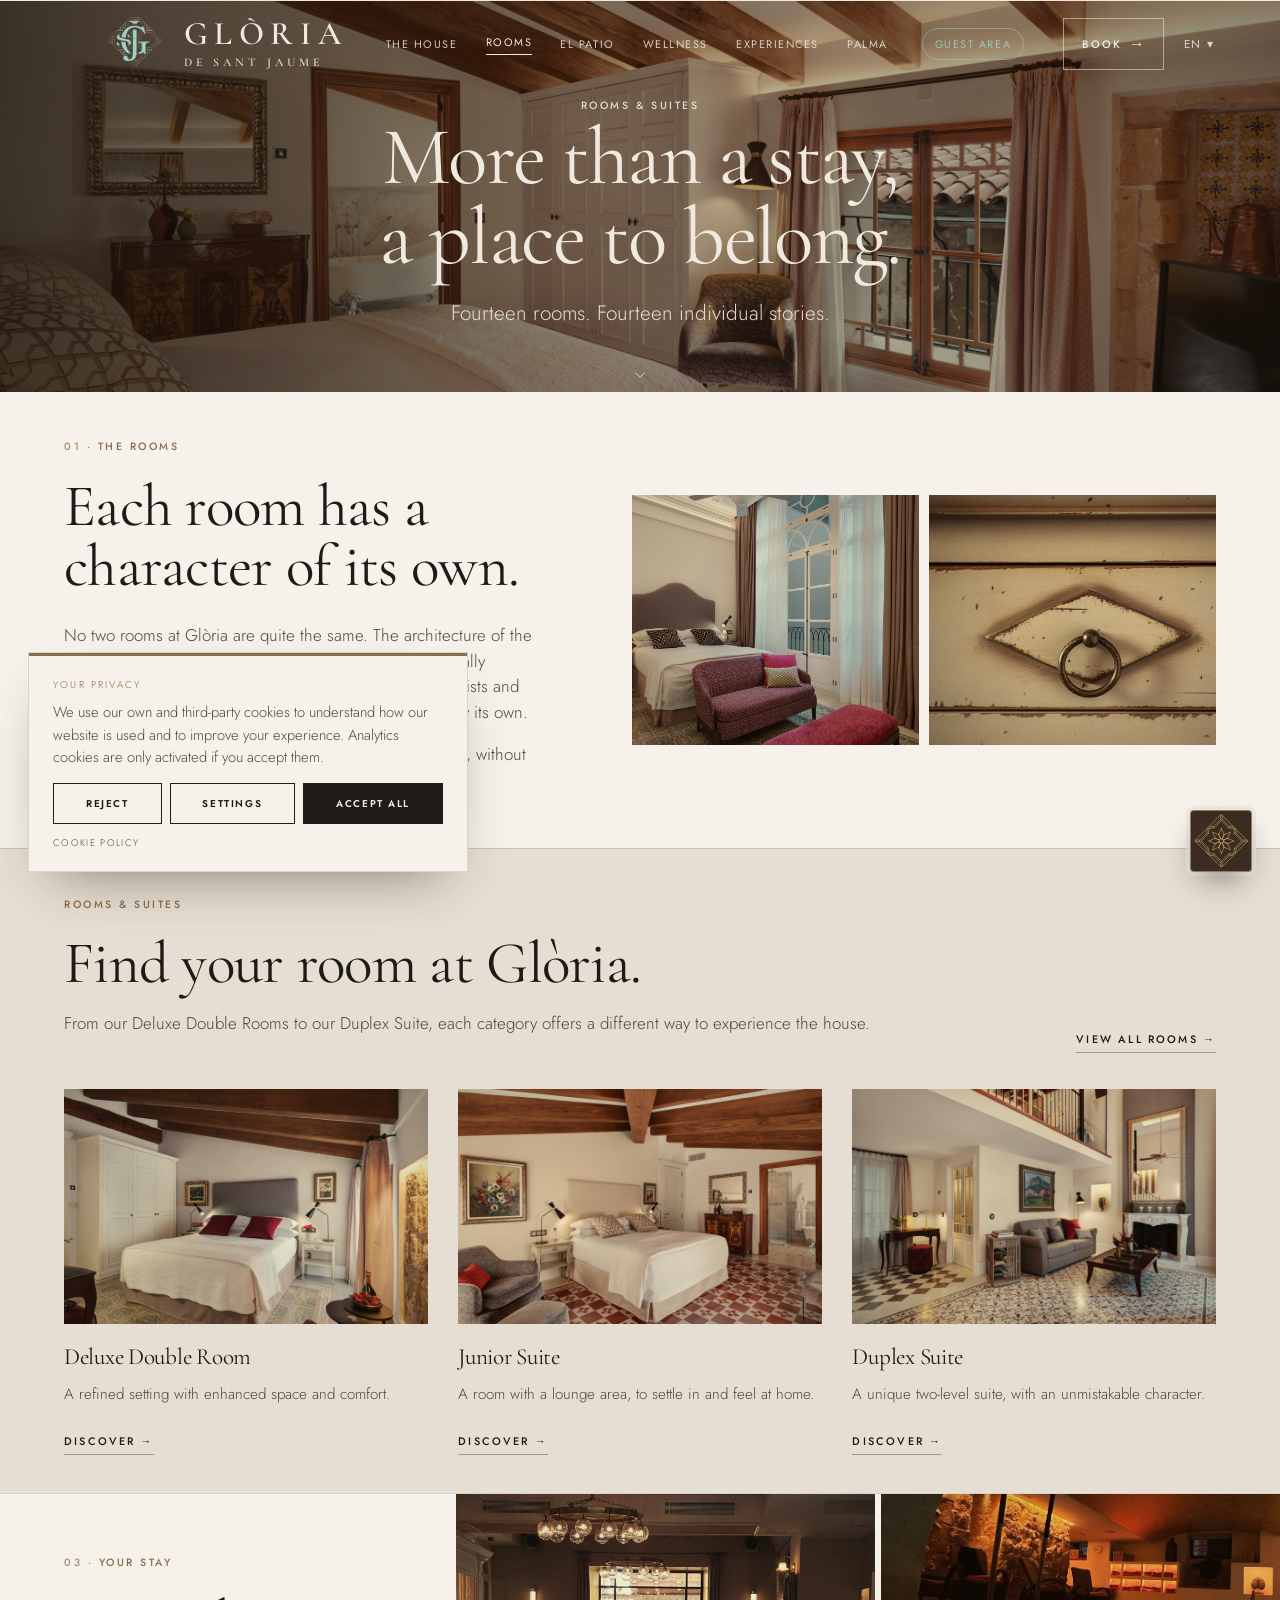
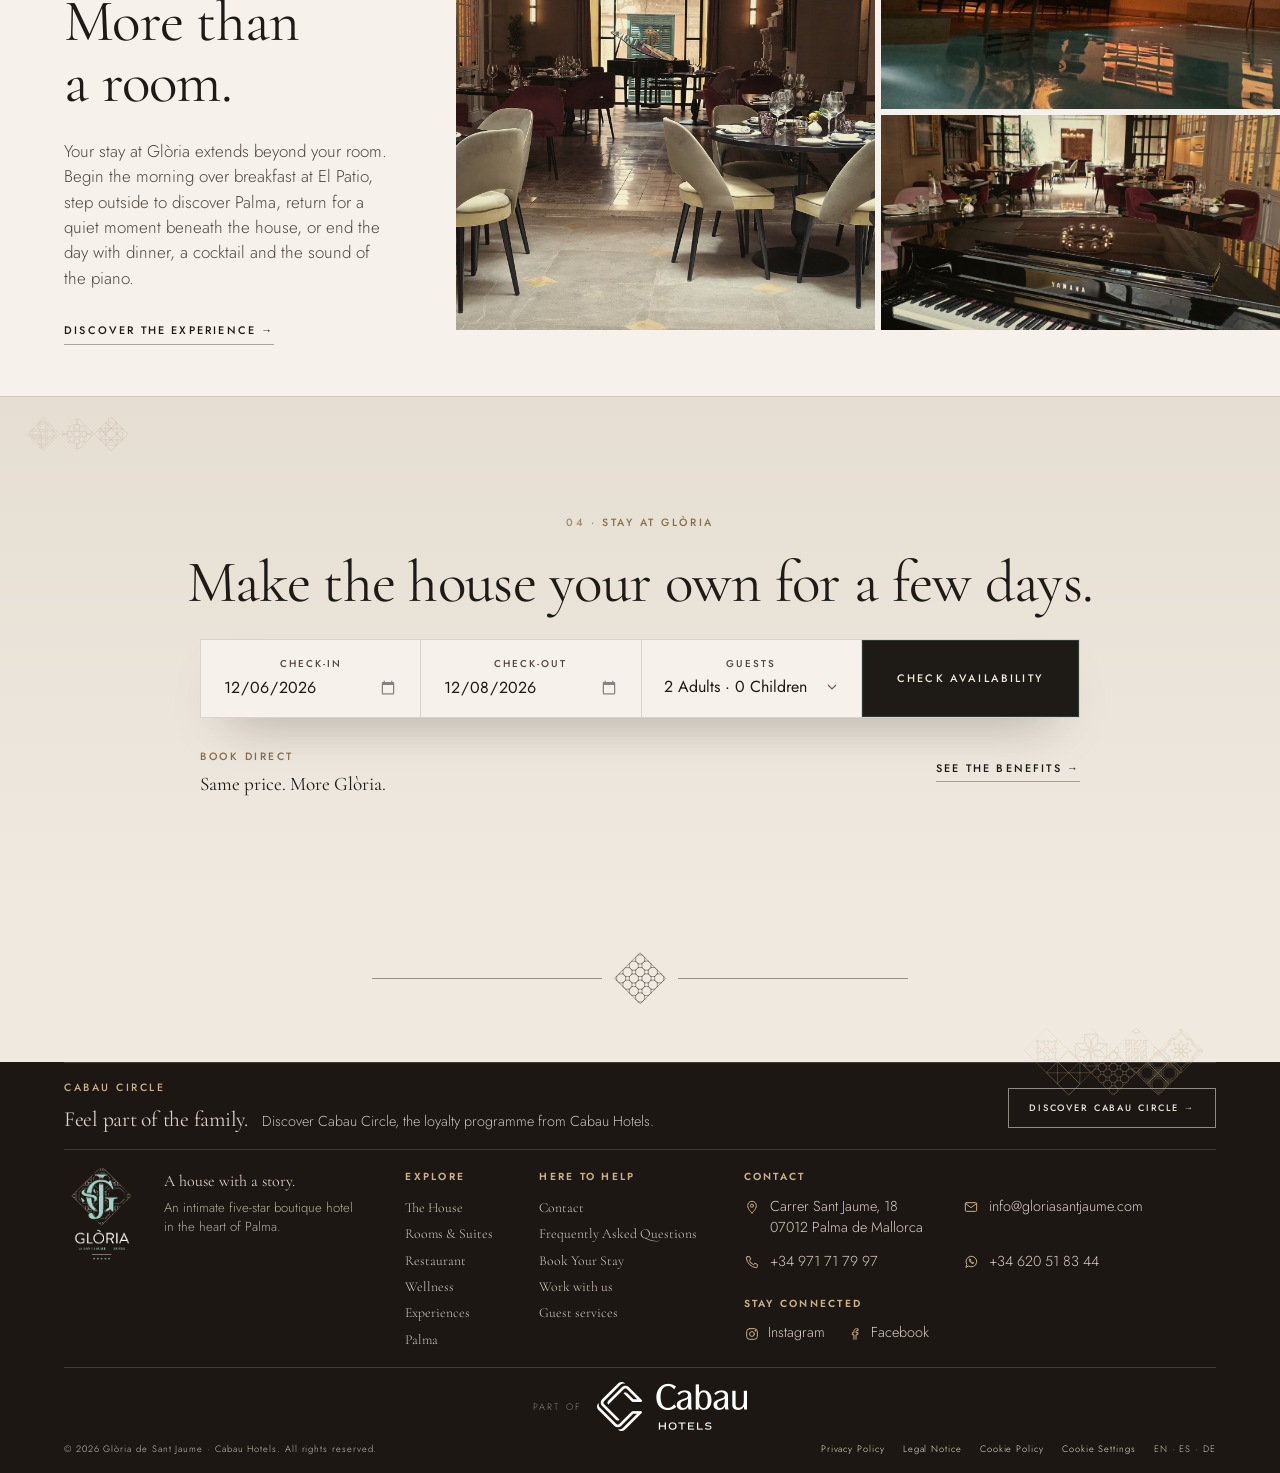
<file: rooms.html>
<!doctype html>
<html lang="en">
<head>
<meta charset="utf-8">
<meta name="viewport" content="width=device-width, initial-scale=1, viewport-fit=cover">
<meta name="robots" content="noindex,nofollow">
<title>Rooms &amp; Suites · Glòria de Sant Jaume</title>
<meta name="description" content="Fourteen individually designed rooms and suites in a historic house in the heart of Palma de Mallorca.">
<link rel="icon" type="image/png" sizes="64x64" href="img/favicon.png?v=02558355">
<link rel="apple-touch-icon" href="img/apple-touch-icon.png?v=4d293441">
<meta name="theme-color" content="#534134">
<link rel="preconnect" href="https://fonts.googleapis.com">
<link rel="preconnect" href="https://fonts.gstatic.com" crossorigin>
<link rel="stylesheet" href="https://fonts.googleapis.com/css2?family=Cormorant+Garamond:ital,wght@0,400;0,500;0,600;1,400;1,500&family=Jost:wght@300;400;500;600&display=swap">
<link rel="stylesheet" href="css/styles.css?v=75">
<link rel="stylesheet" href="css/concierge.css?v=3">
<link rel="stylesheet" href="css/requests.css?v=3">
<link rel="stylesheet" href="css/web2.css?v=3">
<!--seo:start-->
<meta property="og:type" content="website">
<meta property="og:site_name" content="Glòria de Sant Jaume">
<meta property="og:title" content="Rooms &amp; Suites · Glòria de Sant Jaume">
<meta property="og:description" content="Fourteen individually designed rooms and suites in a historic house in the heart of Palma de Mallorca.">
<meta property="og:url" content="https://web2.hotelgloria.es/rooms.html">
<meta property="og:image" content="https://web2.hotelgloria.es/img/boutique-hotel-room-gloria-de-sant-jaume-palma.jpg">
<meta name="twitter:card" content="summary_large_image">
<meta name="twitter:title" content="Rooms &amp; Suites · Glòria de Sant Jaume">
<meta name="twitter:description" content="Fourteen individually designed rooms and suites in a historic house in the heart of Palma de Mallorca.">
<meta name="twitter:image" content="https://web2.hotelgloria.es/img/boutique-hotel-room-gloria-de-sant-jaume-palma.jpg">
<script type="application/ld+json">{"@context": "https://schema.org", "@graph": [{"@type": "WebPage", "@id": "https://web2.hotelgloria.es/rooms.html#webpage", "url": "https://web2.hotelgloria.es/rooms.html", "name": "Rooms & Suites · Glòria de Sant Jaume", "description": "Fourteen individually designed rooms and suites in a historic house in the heart of Palma de Mallorca.", "inLanguage": "en", "isPartOf": {"@type": "WebSite", "@id": "https://web2.hotelgloria.es/#website", "url": "https://web2.hotelgloria.es/", "name": "Glòria de Sant Jaume"}, "about": {"@id": "https://web2.hotelgloria.es/#hotel"}, "primaryImageOfPage": {"@type": "ImageObject", "url": "https://web2.hotelgloria.es/img/boutique-hotel-room-gloria-de-sant-jaume-palma.jpg"}}, {"@type": "BreadcrumbList", "itemListElement": [{"@type": "ListItem", "position": 1, "name": "Glòria de Sant Jaume", "item": "https://web2.hotelgloria.es/"}, {"@type": "ListItem", "position": 2, "name": "Rooms & Suites", "item": "https://web2.hotelgloria.es/rooms.html"}]}, {"@type": "Hotel", "@id": "https://web2.hotelgloria.es/#hotel", "name": "Hotel Glòria de Sant Jaume", "url": "https://web2.hotelgloria.es/", "telephone": "+34 971 71 79 97", "email": "info@gloriasantjaume.com", "address": {"@type": "PostalAddress", "streetAddress": "Carrer Sant Jaume, 18", "postalCode": "07012", "addressLocality": "Palma", "addressRegion": "Illes Balears", "addressCountry": "ES"}, "geo": {"@type": "GeoCoordinates", "latitude": 39.5733526, "longitude": 2.6480637}, "starRating": {"@type": "Rating", "ratingValue": "5"}, "brand": {"@type": "Brand", "name": "Cabau Hotels", "url": "https://cabauhotels.com/"}, "sameAs": ["https://www.instagram.com/hotelgloriasantjaume", "https://www.facebook.com/hotelgloriasantjaume"]}, {"@id": "https://web2.hotelgloria.es/#hotel", "@type": "Hotel", "numberOfRooms": 14, "containsPlace": [{"@type": "HotelRoom", "name": "Deluxe Double Room", "image": "https://web2.hotelgloria.es/img/deluxe-double-room-hotel-gloria-palma.jpg"}, {"@type": "HotelRoom", "name": "Junior Suite", "image": "https://web2.hotelgloria.es/img/junior-suite-hotel-gloria-palma.jpg"}, {"@type": "HotelRoom", "name": "Duplex Suite", "image": "https://web2.hotelgloria.es/img/duplex-suite-hotel-gloria-palma.jpg"}]}]}</script>
<!--seo:end-->
</head>
<body>

<!-- ================= HEADER ================= -->
<header class="site-header on-hero" id="header">
  <div class="header-in">
    <button class="nav-toggle" aria-label="Menu">☰</button>
    <a class="logo" href="index.html"><img class="emblem emblem-light" src="img/emblem-light.png?v=4a5503ec" alt=""><img class="emblem emblem-dark" src="img/emblem-dark.png?v=d326d00e" alt=""><span class="txt"><span class="l1">GLÒRIA</span><span class="l2">de Sant Jaume</span></span></a>
    <nav class="main-nav">
      <a href="the-house.html">The House</a>
      <a href="rooms.html" class="active">Rooms</a>
      <a href="el-patio.html">El Patio</a>
      <a href="wellness.html">Wellness</a>
      <a href="experiences.html">Experiences</a>
      <a href="palma.html">Palma</a>
      <a class="nav-guest" href="guest.html">Guest area</a>
    </nav>
    <div class="header-right">
      <a class="btn btn-ghost-light" href="#book" data-book>Book</a>
      <span class="lang">EN ▾</span>
    </div>
  </div>
</header>

<!-- ================= HERO ================= -->
<section class="page-hero center rm-hero">
  <img fetchpriority="high" class="bg" src="img/boutique-hotel-room-gloria-de-sant-jaume-palma.jpg?v=d7ef4b02" alt="A room at Glòria de Sant Jaume, five-star boutique hotel in Palma">
  <div class="hero-in">
    <span class="eyebrow" style="color:rgba(243,237,226,.85)">Rooms &amp; Suites</span>
    <h1>More than a stay,<br>a place to belong.</h1>
    <p class="sub">Fourteen rooms. Fourteen individual stories.</p>
    <a class="rm-down" href="#rooms-intro" aria-label="Scroll down"><svg viewBox="0 0 24 24" width="18" height="18" fill="none" stroke="currentColor" stroke-width="1.3" aria-hidden="true"><path d="M6 9l6 6 6-6"/></svg></a>
  </div>
</section>

<!-- ================= THE ROOMS ================= -->
<section class="section rm-intro" id="rooms-intro">
  <div class="wrap two-col">
    <div>
      <span class="eyebrow">The Rooms</span>
      <h2>Each room has a<br>character of its own.</h2>
      <p class="muted">No two rooms at Glòria are quite the same. The architecture of the house gives each space its own character, while individually selected antique furniture, original works by Mallorcan artists and carefully chosen materials make every room feel distinctly its own.</p>
      <p class="muted">Contemporary comfort is woven naturally into each space, without taking away from the character of the house.</p>
    </div>
    <div class="rm-pair">
      <div class="imgframe"><img loading="lazy" decoding="async" src="img/room-balcony-palma-old-town-hotel-gloria.jpg?v=837e2df3" alt="A room with a balcony over Palma old town at Glòria"></div>
      <div class="imgframe"><img loading="lazy" decoding="async" src="img/antique-furniture-detail-room-hotel-gloria.jpg?v=0eeaf196" alt="Antique furniture detail in a room at Glòria de Sant Jaume"></div>
    </div>
  </div>
</section>

<!-- ================= FIND YOUR ROOM ================= -->
<section class="section rm-find" style="background:var(--cream-2)">
  <div class="wrap">
    <div style="display:flex;justify-content:space-between;align-items:flex-end;flex-wrap:wrap;gap:16px">
      <div>
        <span class="eyebrow">Rooms &amp; Suites</span>
        <h2 style="margin-bottom:.2em">Find your room at Glòria.</h2>
        <p class="muted" style="max-width:60ch">From our Deluxe Double Rooms to our Duplex Suite, each category offers a different way to experience the house.</p>
      </div>
      <a class="link-arrow" href="#" data-book>View all rooms →</a>
    </div>
    <div class="cat-grid cat-grid-3">
      <div class="cat"><div class="imgframe"><img loading="lazy" decoding="async" src="img/deluxe-double-room-hotel-gloria-palma.jpg?v=6e76d87d" alt="Deluxe Double Room at Glòria de Sant Jaume, Palma"></div><h3>Deluxe Double Room</h3><p>A refined setting with enhanced space and comfort.</p><a class="link-arrow" href="#" data-book>Discover →</a></div>
      <div class="cat"><div class="imgframe"><img loading="lazy" decoding="async" src="img/junior-suite-hotel-gloria-palma.jpg?v=c52ae387" alt="Junior Suite at Glòria de Sant Jaume, Palma"></div><h3>Junior Suite</h3><p>A room with a lounge area, to settle in and feel at home.</p><a class="link-arrow" href="#" data-book>Discover →</a></div>
      <div class="cat"><div class="imgframe"><img loading="lazy" decoding="async" src="img/duplex-suite-hotel-gloria-palma.jpg?v=6afed7b0" alt="Duplex Suite at Glòria de Sant Jaume, Palma"></div><h3>Duplex Suite</h3><p>A unique two-level suite, with an unmistakable character.</p><a class="link-arrow" href="#" data-book>Discover →</a></div>
    </div>
  </div>
</section>

<!-- ================= YOUR STAY ================= -->
<section class="section rm-stay">
  <div class="wrap two-col">
    <div>
      <span class="eyebrow">Your Stay</span>
      <h2>More than a room.</h2>
      <p class="muted">Your stay at Glòria extends beyond your room. Begin the morning over breakfast at El Patio, step outside to discover Palma, return for a quiet moment beneath the house, or end the day with dinner, a cocktail and the sound of the piano.</p>
      <div class="stack-cta"><a class="link-arrow" href="experiences.html">Discover the experience →</a></div>
    </div>
    <div class="compose-3">
      <div class="imgframe big"><img loading="lazy" decoding="async" src="img/breakfast-el-patio-hotel-gloria-palma.jpg?v=1225f631" alt="Breakfast at El Patio, Glòria de Sant Jaume"></div>
      <div class="imgframe"><img loading="lazy" decoding="async" src="img/spa-cistern-pool-hotel-gloria-palma.jpg?v=6679616d" alt="The spa and cistern pool beneath Glòria de Sant Jaume"></div>
      <div class="imgframe"><img loading="lazy" decoding="async" src="img/live-piano-el-patio-palma.jpg?v=40418303" alt="Live piano at El Patio de Glòria"></div>
    </div>
  </div>
</section>

<!-- ================= STAY AT GLÒRIA (booking) ================= -->
<section class="section rm-book" id="book" style="text-align:center">
  <span class="brand-orn orn-tl" aria-hidden="true"><svg viewBox="0 0 154.0 51.3" fill="none" stroke="currentColor" stroke-width=".6" stroke-linecap="round" stroke-linejoin="round" aria-hidden="true"><defs><clipPath id="oc1"><rect x="-0.45" y="-0.45" width="37.1" height="37.1"/></clipPath></defs><g clip-path="url(#oc1)" transform="translate(25.7 25.7) rotate(45) translate(-18.15 -18.15)"><path d="M5.28 33.89 L17.91 46.52 L30.54 33.89 L17.91 21.26z" stroke-width="0.47"/><path d="M-0.24 0.2h36.21v36.21h-36.21z" stroke-width="0.47"/><path d="M2.56 2.99h30.62v30.62h-30.62z" stroke-width="0.47"/><path d="M25.53 31.65C26.87 31.65 27.99 30.37 28.24 28.67M28.24 28.67C29.94 28.43 31.22 27.3 31.22 25.96M31.22 25.96C31.22 24.61 29.94 23.49 28.24 23.24M28.24 23.24C27.99 21.55 26.87 20.27 25.53 20.27M25.53 20.27C24.18 20.27 23.06 21.55 22.81 23.24M22.81 23.24C21.12 23.49 19.84 24.61 19.84 25.96M19.84 25.96C19.84 27.3 21.12 28.43 22.81 28.67M22.81 28.67C23.06 30.37 24.18 31.65 25.53 31.65" stroke-width="0.47"/><path d="M25.53 33.61C21.3 33.61 17.87 30.19 17.87 25.96M17.87 25.96C17.87 21.73 21.3 18.3 25.53 18.3M25.53 18.3C29.75 18.3 33.18 21.73 33.18 25.96M33.18 25.96C33.18 30.19 29.75 33.61 25.53 33.61" stroke-width="0.47"/><path d="M25.53 16.34C26.87 16.34 27.99 15.06 28.24 13.36M28.24 13.36C29.94 13.12 31.22 11.99 31.22 10.65M31.22 10.65C31.22 9.3 29.94 8.18 28.24 7.93M28.24 7.93C27.99 6.24 26.87 4.96 25.53 4.96M25.53 4.96C24.18 4.96 23.06 6.24 22.81 7.93M22.81 7.93C21.12 8.18 19.84 9.3 19.84 10.65M19.84 10.65C19.84 11.99 21.12 13.12 22.81 13.36M22.81 13.36C23.06 15.06 24.18 16.34 25.53 16.34" stroke-width="0.47"/><path d="M25.53 18.3C21.3 18.3 17.87 14.88 17.87 10.65M17.87 10.65C17.87 6.42 21.3 2.99 25.53 2.99M25.53 2.99C29.75 2.99 33.18 6.42 33.18 10.65M33.18 10.65C33.18 14.88 29.75 18.3 25.53 18.3" stroke-width="0.47"/><path d="M10.22 31.65C11.56 31.65 12.68 30.37 12.93 28.67M12.93 28.67C14.63 28.43 15.91 27.3 15.91 25.96M15.91 25.96C15.91 24.61 14.63 23.49 12.93 23.24M12.93 23.24C12.68 21.55 11.56 20.27 10.22 20.27M10.22 20.27C8.87 20.27 7.75 21.55 7.5 23.24M7.5 23.24C5.81 23.49 4.53 24.61 4.53 25.96M4.53 25.96C4.53 27.3 5.81 28.43 7.5 28.67M7.5 28.67C7.75 30.37 8.87 31.65 10.22 31.65" stroke-width="0.47"/><path d="M10.22 33.61C5.99 33.61 2.56 30.19 2.56 25.96M2.56 25.96C2.56 21.73 5.99 18.3 10.22 18.3M10.22 18.3C14.44 18.3 17.87 21.73 17.87 25.96M17.87 25.96C17.87 30.19 14.44 33.61 10.22 33.61" stroke-width="0.47"/><path d="M10.22 16.34C11.56 16.34 12.68 15.06 12.93 13.36M12.93 13.36C14.63 13.12 15.91 11.99 15.91 10.65M15.91 10.65C15.91 9.3 14.63 8.18 12.93 7.93M12.93 7.93C12.68 6.24 11.56 4.96 10.22 4.96M10.22 4.96C8.87 4.96 7.75 6.24 7.5 7.93M7.5 7.93C5.81 8.18 4.53 9.3 4.53 10.65M4.53 10.65C4.53 11.99 5.81 13.12 7.5 13.36M7.5 13.36C7.75 15.06 8.87 16.34 10.22 16.34" stroke-width="0.47"/><path d="M10.22 18.3C5.99 18.3 2.56 14.88 2.56 10.65M2.56 10.65C2.56 6.42 5.99 2.99 10.22 2.99M10.22 2.99C14.44 2.99 17.87 6.42 17.87 10.65M17.87 10.65C17.87 14.88 14.44 18.3 10.22 18.3" stroke-width="0.47"/></g><g clip-path="url(#oc1)" transform="translate(77.0 25.7) rotate(45) translate(-18.15 -18.15)"><path d="M-0.31 0.35h36.21v36.21h-36.21z" stroke-width="0.47"/><path d="M18.75 4.23L21.81 4.23M21.81 4.23L21.81 16.8" stroke-width="0.47"/><path d="M13.79 16.8L13.79 4.22M13.79 4.22L16.84 4.22" stroke-width="0.47"/><path d="M3.56 17.51L3.56 14.45M3.56 14.45L16.12 14.45" stroke-width="0.47"/><path d="M21.81 16.8L30.7 25.69M30.7 25.69L28.54 27.85M28.54 27.85L28.54 27.85M28.54 27.85L30.49 31.15M30.49 31.15L27.19 29.2M27.19 29.2L27.19 29.2M27.19 29.2L25.03 31.36M25.03 31.36L16.13 22.47M16.13 22.47L3.56 22.47M3.56 22.47L3.56 19.41" stroke-width="0.47"/><path d="M4.91 25.68L13.79 16.8" stroke-width="0.47"/><path d="M32.03 19.41L32.03 22.47M32.03 22.47L19.46 22.47M19.46 22.47L10.58 31.34" stroke-width="0.47"/><path d="M10.58 5.58L19.46 14.45M19.46 14.45L32.03 14.45M32.03 14.45L32.03 17.51" stroke-width="0.47"/><path d="M13.79 20.12L4.92 11.26" stroke-width="0.47"/><path d="M16.84 32.7L13.79 32.7M13.79 32.7L13.79 20.12" stroke-width="0.47"/><path d="M16.12 14.46L25.03 5.56M25.03 5.56L27.19 7.72M27.19 7.72L27.19 7.72M27.19 7.72L30.48 5.77M30.48 5.77L28.54 9.07M28.54 9.07L28.54 9.07M28.54 9.07L30.7 11.23M30.7 11.23L21.81 20.12M21.81 20.12L21.81 32.7M21.81 32.7L18.75 32.7" stroke-width="0.47"/><path d="M32.03 19.41L35.74 18.46M35.74 18.46L32.03 17.51" stroke-width="0.47"/><path d="M3.56 17.51L-0.15 18.46M-0.15 18.46L3.56 19.41" stroke-width="0.47"/><path d="M18.75 4.23L17.79 0.52M17.79 0.52L16.84 4.23" stroke-width="0.47"/><path d="M16.84 32.7L17.79 36.4M17.79 36.4L18.75 32.7" stroke-width="0.47"/><path d="M35.89 5.97L33.76 3.85M33.76 3.85L30.47 5.79M30.47 5.79L32.42 2.5M32.42 2.5L32.42 2.5M32.42 2.5L30.28 0.36" stroke-width="0.47"/><path d="M35.88 30.96L33.76 33.08M33.76 33.08L33.76 33.08M33.76 33.08L30.47 31.13M30.47 31.13L32.42 34.43M32.42 34.43L30.3 36.54" stroke-width="0.47"/><path d="M-0.31 30.92L1.85 33.08M1.85 33.08L1.85 33.08M1.85 33.08L5.15 31.13M5.15 31.13L3.2 34.43M3.2 34.43L3.2 34.43M3.2 34.43L5.31 36.53" stroke-width="0.47"/><path d="M-0.31 6.01L1.85 3.85M1.85 3.85L1.85 3.85M1.85 3.85L5.15 5.79M5.15 5.79L3.2 2.5M3.2 2.5L3.2 2.5M3.2 2.5L5.33 0.37" stroke-width="0.47"/><path d="M4.92 11.23L7.08 9.07M7.08 9.07L7.08 9.07M7.08 9.07L5.13 5.77M5.13 5.77L8.43 7.72M8.43 7.72L8.43 7.72M8.43 7.72L10.55 5.6" stroke-width="0.47"/><path d="M10.57 31.33L8.43 29.2M8.43 29.2L8.43 29.2M8.43 29.2L5.14 31.15M5.14 31.15L7.08 27.85M7.08 27.85L7.08 27.85M7.08 27.85L4.92 25.69" stroke-width="0.47"/></g><g clip-path="url(#oc1)" transform="translate(128.3 25.7) rotate(45) translate(-18.15 -18.15)"><path d="M0.1 0.12h36.19v36.19h-36.19z" stroke-width="0.47"/><path d="M24.21 0.12h12.08v12.08h-12.08z" stroke-width="0.47"/><path d="M24.21 12.17h12.08v12.08h-12.08z" stroke-width="0.47"/><path d="M24.21 24.23h12.08v12.08h-12.08z" stroke-width="0.47"/><path d="M12.16 0.12h12.08v12.08h-12.08z" stroke-width="0.47"/><path d="M12.16 12.17h12.08v12.08h-12.08z" stroke-width="0.47"/><path d="M12.16 24.23h12.08v12.08h-12.08z" stroke-width="0.47"/><path d="M0.08 0.12h12.08v12.08h-12.08z" stroke-width="0.47"/><path d="M0.08 12.17h12.08v12.08h-12.08z" stroke-width="0.47"/><path d="M0.08 24.23h12.08v12.08h-12.08z" stroke-width="0.47"/><path d="M12.16 12.17L5.92 18.21M5.92 18.21L0.08 12.17M0.08 12.17L12.16 0.12M12.16 0.12L18.2 6.16M18.2 6.16L12.16 12.17" stroke-width="0.47"/><path d="M5.92 18.21L12.15 24.23M12.15 24.23L0.08 24.23M0.08 24.23L5.92 18.21" stroke-width="0.47"/><path d="M12.16 24.23L18.2 30.47M18.2 30.47L12.16 36.31M12.16 36.31L0.08 24.23" stroke-width="0.47"/><path d="M24.23 24.23L18.19 30.47M18.19 30.47L24.23 36.31M24.23 36.31L36.29 24.23M36.29 24.23L30.25 18.21M30.25 18.21L24.23 24.23" stroke-width="0.47"/><path d="M24.23 12.17L18.19 6.16M18.19 6.16L24.23 0.12M24.23 0.12L36.29 12.17M36.29 12.17L30.25 18.21M30.25 18.21L24.23 12.17" stroke-width="0.47"/><path d="M-0.44 5.71 L-13.07 18.34 L-0.44 30.97 L12.19 18.34z" stroke-width="0.47"/></g></svg></span><!--/orn-->
  <div class="wrap">
    <span class="eyebrow">Stay at Glòria</span>
    <h2>Make the house your own for a few days.</h2>
    <form class="booking-bar" data-booking-form style="margin-top:8px">
      <label class="field"><span class="k">Check-in</span><input class="v" type="date" name="arrival" required></label>
      <label class="field"><span class="k">Check-out</span><input class="v" type="date" name="departure" required></label>
      <label class="field"><span class="k">Guests</span><select class="v" name="guests"><option value="1-0">1 Adult · 0 Children</option><option value="2-0" selected>2 Adults · 0 Children</option><option value="2-1">2 Adults · 1 Child</option><option value="2-2">2 Adults · 2 Children</option><option value="3-0">3 Adults · 0 Children</option></select></label>
      <button class="btn btn-olive" type="submit">Check availability</button>
    </form>
    <div style="display:flex;justify-content:space-between;align-items:center;flex-wrap:wrap;gap:10px;max-width:var(--wrap);margin:22px auto 0">
      <div style="text-align:left"><span class="eyebrow">Book Direct</span><div class="serif-lead" style="font-size:1.2rem">Same price. More Glòria.</div></div>
      <a class="link-arrow" href="index.html#book">See the benefits →</a>
    </div>
  </div>
</section>

<!-- ================= FOOTER ================= -->

<div class="tr-band" aria-hidden="true"><div class="tile-rule tr-solo"><span class="d lg"><svg aria-hidden="true" focusable="false" xmlns="http://www.w3.org/2000/svg" viewBox="-0.5 -0.5 37.3 37.3" fill="none" stroke="currentColor" stroke-linecap="round" stroke-linejoin="round"><path d="M-0.17 0.2h36.21v36.21h-36.21z" stroke-width="0.47"/><path d="M17.8 6.6L17.8 2.85M17.8 2.85L15.14 0.2M15.14 0.2L11.39 0.2M11.39 0.2L8.74 2.85M8.74 2.85L8.74 6.6M8.74 6.6L11.39 9.25M11.39 9.25L15.14 9.25M15.14 9.25L17.8 6.6" stroke-width="0.47"/><path d="M17.8 15.65L17.8 11.9M17.8 11.9L15.14 9.25M15.14 9.25L11.39 9.25M11.39 9.25L8.74 11.9M8.74 11.9L8.74 15.65M8.74 15.65L11.39 18.3M11.39 18.3L15.14 18.3M15.14 18.3L17.8 15.65" stroke-width="0.47"/><path d="M8.74 6.6L8.74 2.85M8.74 2.85L6.13 0.2M6.13 0.2L2.44 0.2M2.44 0.2L-0.17 2.85M-0.17 2.85L-0.17 6.6M-0.17 6.6L2.44 9.25M2.44 9.25L6.13 9.25M6.13 9.25L8.74 6.6" stroke-width="0.47"/><path d="M8.74 15.65L8.74 11.9M8.74 11.9L6.13 9.25M6.13 9.25L2.44 9.25M2.44 9.25L-0.17 11.9M-0.17 11.9L-0.17 15.65M-0.17 15.65L2.44 18.3M2.44 18.3L6.13 18.3M6.13 18.3L8.74 15.65" stroke-width="0.47"/><path d="M17.94 24.71L17.94 20.96M17.94 20.96L15.28 18.3M15.28 18.3L11.53 18.3M11.53 18.3L8.88 20.96M8.88 20.96L8.88 24.71M8.88 24.71L11.53 27.36M11.53 27.36L15.28 27.36M15.28 27.36L17.94 24.71" stroke-width="0.47"/><path d="M17.8 33.76L17.8 30.01M17.8 30.01L15.14 27.36M15.14 27.36L11.39 27.36M11.39 27.36L8.74 30.01M8.74 30.01L8.74 33.76M8.74 33.76L11.39 36.41M11.39 36.41L15.14 36.41M15.14 36.41L17.8 33.76" stroke-width="0.47"/><path d="M8.88 24.71L8.88 20.96M8.88 20.96L6.23 18.3M6.23 18.3L2.48 18.3M2.48 18.3L-0.17 20.96M-0.17 20.96L-0.17 24.71M-0.17 24.71L2.48 27.36M2.48 27.36L6.23 27.36M6.23 27.36L8.88 24.71" stroke-width="0.47"/><path d="M8.74 33.76L8.74 30.01M8.74 30.01L6.13 27.36M6.13 27.36L2.44 27.36M2.44 27.36L-0.17 30.01M-0.17 30.01L-0.17 33.76M-0.17 33.76L2.44 36.41M2.44 36.41L6.13 36.41M6.13 36.41L8.74 33.76" stroke-width="0.47"/><path d="M35.9 6.6L35.9 2.85M35.9 2.85L33.25 0.2M33.25 0.2L29.5 0.2M29.5 0.2L26.85 2.85M26.85 2.85L26.85 6.6M26.85 6.6L29.5 9.25M29.5 9.25L33.25 9.25M33.25 9.25L35.9 6.6" stroke-width="0.47"/><path d="M35.9 15.65L35.9 11.9M35.9 11.9L33.25 9.25M33.25 9.25L29.5 9.25M29.5 9.25L26.85 11.9M26.85 11.9L26.85 15.65M26.85 15.65L29.5 18.3M29.5 18.3L33.25 18.3M33.25 18.3L35.9 15.65" stroke-width="0.47"/><path d="M26.85 6.6L26.85 2.85M26.85 2.85L24.2 0.2M24.2 0.2L20.45 0.2M20.45 0.2L17.8 2.85M17.8 2.85L17.8 6.6M17.8 6.6L20.45 9.25M20.45 9.25L24.2 9.25M24.2 9.25L26.85 6.6" stroke-width="0.47"/><path d="M26.85 15.65L26.85 11.9M26.85 11.9L24.2 9.25M24.2 9.25L20.45 9.25M20.45 9.25L17.8 11.9M17.8 11.9L17.8 15.65M17.8 15.65L20.45 18.3M20.45 18.3L24.2 18.3M24.2 18.3L26.85 15.65" stroke-width="0.47"/><path d="M35.9 24.71L35.9 20.96M35.9 20.96L33.25 18.3M33.25 18.3L29.5 18.3M29.5 18.3L26.85 20.96M26.85 20.96L26.85 24.71M26.85 24.71L29.5 27.36M29.5 27.36L33.25 27.36M33.25 27.36L35.9 24.71" stroke-width="0.47"/><path d="M35.9 33.76L35.9 30.01M35.9 30.01L33.25 27.36M33.25 27.36L29.5 27.36M29.5 27.36L26.85 30.01M26.85 30.01L26.85 33.76M26.85 33.76L29.5 36.41M29.5 36.41L33.25 36.41M33.25 36.41L35.9 33.76" stroke-width="0.47"/><path d="M26.85 24.71L26.85 20.96M26.85 20.96L24.2 18.3M24.2 18.3L20.45 18.3M20.45 18.3L17.8 20.96M17.8 20.96L17.8 24.71M17.8 24.71L20.45 27.36M20.45 27.36L24.2 27.36M24.2 27.36L26.85 24.71" stroke-width="0.47"/><path d="M26.85 33.76L26.85 30.01M26.85 30.01L24.2 27.36M24.2 27.36L20.45 27.36M20.45 27.36L17.8 30.01M17.8 30.01L17.8 33.76M17.8 33.76L20.45 36.41M20.45 36.41L24.2 36.41M24.2 36.41L26.85 33.76" stroke-width="0.47"/></svg></span></div></div>

<footer class="footer">
  <span class="brand-orn orn-foot" aria-hidden="true"><svg viewBox="0 0 205.3 77.0" fill="none" stroke="currentColor" stroke-width=".6" stroke-linecap="round" stroke-linejoin="round" aria-hidden="true"><defs><clipPath id="oc2"><rect x="-0.45" y="-0.45" width="37.1" height="37.1"/></clipPath></defs><g clip-path="url(#oc2)" transform="translate(25.7 25.7) rotate(45) translate(-18.15 -18.15)"><path d="M14.19 17.75C14.19 15.72 15.84 14.07 17.87 14.07M17.87 14.07C19.9 14.07 21.55 15.72 21.55 17.75M21.55 17.75C21.55 19.79 19.9 21.43 17.87 21.43M17.87 21.43C15.84 21.43 14.19 19.79 14.19 17.75M20.33 28.55C21.99 28.17 23.51 27.42 24.8 26.39M24.8 26.39C24.59 26.44 24.37 26.47 24.14 26.47M24.14 26.47C22.62 26.47 21.38 25.23 21.38 23.71M21.38 23.71C21.38 22.19 22.62 20.95 24.14 20.95M24.14 20.95C25.66 20.95 26.9 22.19 26.9 23.71M26.9 23.71C26.9 23.89 26.88 24.06 26.85 24.23M26.85 24.23C27.7 23.05 28.33 21.7 28.66 20.23M28.66 20.23L28.66 20.24M28.66 20.24C30.88 19.92 33.46 17.76 33.46 17.76M33.46 17.76L33.46 17.75M33.46 17.75L33.46 17.75M33.46 17.75C33.46 17.75 30.88 15.58 28.66 15.27M28.66 15.27L28.66 15.27M28.66 15.27C28.33 13.81 27.7 12.46 26.85 11.28M26.85 11.28C26.88 11.45 26.9 11.62 26.9 11.8M26.9 11.8C26.9 13.32 25.66 14.56 24.14 14.56M24.14 14.56C22.62 14.56 21.38 13.32 21.38 11.8M21.38 11.8C21.38 10.28 22.62 9.04 24.14 9.04M24.14 9.04C24.37 9.04 24.59 9.07 24.8 9.12M24.8 9.12C23.51 8.09 21.99 7.34 20.33 6.96M20.33 6.96C19.95 4.78 17.88 2.31 17.88 2.31M17.88 2.31L17.87 2.31M17.87 2.31L17.86 2.31M17.86 2.31C17.86 2.31 15.79 4.78 15.41 6.96M15.41 6.96C13.75 7.34 12.23 8.09 10.94 9.12M10.94 9.12C11.15 9.07 11.38 9.04 11.6 9.04M11.6 9.04C13.13 9.04 14.36 10.28 14.36 11.8M14.36 11.8C14.36 13.32 13.13 14.56 11.6 14.56M11.6 14.56C10.08 14.56 8.84 13.32 8.84 11.8M8.84 11.8C8.84 11.62 8.86 11.45 8.89 11.28M8.89 11.28C8.04 12.46 7.42 13.81 7.08 15.27M7.08 15.27L7.08 15.27M7.08 15.27C4.86 15.58 2.28 17.75 2.28 17.75M2.28 17.75L2.28 17.75M2.28 17.75L2.28 17.76M2.28 17.76C2.28 17.76 4.86 19.92 7.08 20.24M7.08 20.24L7.08 20.23M7.08 20.23C7.42 21.7 8.04 23.05 8.89 24.23M8.89 24.23C8.86 24.06 8.84 23.89 8.84 23.71M8.84 23.71C8.84 22.19 10.08 20.95 11.6 20.95M11.6 20.95C13.13 20.95 14.36 22.19 14.36 23.71M14.36 23.71C14.36 25.23 13.13 26.47 11.6 26.47M11.6 26.47C11.38 26.47 11.15 26.44 10.94 26.39M10.94 26.39C12.23 27.42 13.75 28.17 15.41 28.55M15.41 28.55C15.79 30.73 17.86 33.2 17.86 33.2M17.86 33.2L17.87 33.2M17.87 33.2L17.88 33.2M17.88 33.2C17.88 33.2 19.95 30.73 20.33 28.55" stroke-width="0.47"/><path d="M-0.2 -0.36h36.21v36.21h-36.21z" stroke-width="0.47"/></g><g clip-path="url(#oc2)" transform="translate(77.0 25.7) rotate(45) translate(-18.15 -18.15)"><path d="M24.67 0.48 L18.14 6.32 L18.14 16.53 L24.67 10z" stroke-width="0.47"/><path d="M34.73 10.72 L25.98 10.24 L18.76 17.45 L28 17.45z" stroke-width="0.47"/><path d="M34.61 25.08 L28.76 18.55 L18.55 18.55 L25.08 25.08z" stroke-width="0.47"/><path d="M24.37 35.14 L24.85 26.39 L17.63 19.17 L17.63 28.4z" stroke-width="0.47"/><path d="M10.01 35.01 L16.54 29.17 L16.54 18.96 L10.01 25.49z" stroke-width="0.47"/><path d="M-0.05 24.77 L8.7 25.25 L15.92 18.04 L6.68 18.04z" stroke-width="0.47"/><path d="M0.08 10.41 L5.92 16.94 L16.13 16.94 L9.6 10.41z" stroke-width="0.47"/><path d="M10.32 0.35 L9.83 9.1 L17.05 16.32 L17.05 7.09z" stroke-width="0.47"/><path d="M-0.77 -0.36h36.21v36.21h-36.21z" stroke-width="0.47"/><path d="M24.85 -0.36L35.45 10.24" stroke-width="0.47"/><path d="M24.85 35.85L35.45 25.25" stroke-width="0.47"/><path d="M9.83 35.85L-0.77 25.25" stroke-width="0.47"/><path d="M9.83 -0.36L-0.77 10.24" stroke-width="0.47"/></g><g clip-path="url(#oc2)" transform="translate(128.3 25.7) rotate(45) translate(-18.15 -18.15)"><path d="M-0.17 -0.36h36.21v36.21h-36.21z" stroke-width="0.47"/><path d="M24.81 14.05C24.74 13.81 24.69 13.56 24.69 13.3M24.69 13.3C24.69 11.98 25.77 10.9 27.09 10.9M27.09 10.9C28.42 10.9 29.49 11.98 29.49 13.3M29.49 13.3C29.49 14.07 29.14 14.74 28.58 15.18M28.58 15.18L28.58 15.19M28.58 15.19C27.64 15.94 26.43 16.39 25.12 16.39M25.12 16.39C22.06 16.39 19.57 13.91 19.57 10.84M19.57 10.84C19.57 8.76 20.73 6.94 22.43 5.99M22.43 5.99L22.44 5.99M22.44 5.99C23.71 6.33 24.68 7.37 24.93 8.67M24.93 8.67L24.93 8.67M24.93 8.67C24.13 9.31 23.61 10.3 23.61 11.41M23.61 11.41C23.61 12.46 24.07 13.41 24.81 14.05" stroke-width="0.47"/><path d="M24.81 21.45C24.74 21.68 24.69 21.93 24.69 22.19M24.69 22.19C24.69 23.52 25.77 24.59 27.09 24.59M27.09 24.59C28.42 24.59 29.49 23.52 29.49 22.19M29.49 22.19C29.49 21.43 29.14 20.75 28.58 20.31M28.58 20.31L28.58 20.31M28.58 20.31C27.64 19.55 26.43 19.1 25.12 19.1M25.12 19.1C22.06 19.1 19.57 21.59 19.57 24.65M19.57 24.65C19.57 26.74 20.73 28.56 22.43 29.51M22.43 29.51L22.44 29.51M22.44 29.51C23.71 29.16 24.68 28.13 24.93 26.83M24.93 26.83L24.93 26.83M24.93 26.83C24.13 26.19 23.61 25.2 23.61 24.09M23.61 24.09C23.61 23.03 24.07 22.09 24.81 21.45" stroke-width="0.47"/><path d="M31.29 21.14C31.2 19.46 29.98 18.07 28.37 17.75M28.37 17.75C29.98 17.43 31.2 16.04 31.29 14.35M31.29 14.35L34.34 17.74M34.34 17.74L31.29 21.14" stroke-width="0.47"/><path d="M17.65 14.82L18.22 14.82M18.22 14.82C18.55 16.1 19.55 17.1 20.83 17.43M20.83 17.43L20.83 18.07M20.83 18.07C19.55 18.4 18.55 19.41 18.22 20.68M18.22 20.68L17.65 20.68M17.65 20.68C17.32 19.41 16.32 18.4 15.04 18.07M15.04 18.07L15.04 17.43M15.04 17.43C16.32 17.1 17.32 16.1 17.65 14.82" stroke-width="0.47"/><path d="M11.06 21.45C11.13 21.68 11.18 21.93 11.18 22.19M11.18 22.19C11.18 23.52 10.1 24.59 8.78 24.59M8.78 24.59C7.45 24.59 6.38 23.52 6.38 22.19M6.38 22.19C6.38 21.43 6.73 20.75 7.29 20.31M7.29 20.31L7.29 20.31M7.29 20.31C8.23 19.55 9.44 19.1 10.75 19.1M10.75 19.1C13.81 19.1 16.3 21.59 16.3 24.65M16.3 24.65C16.3 26.74 15.14 28.56 13.44 29.51M13.44 29.51L13.43 29.51M13.43 29.51C12.16 29.16 11.19 28.13 10.94 26.83M10.94 26.83C11.75 26.19 12.26 25.2 12.26 24.09M12.26 24.09C12.26 23.03 11.8 22.09 11.06 21.45" stroke-width="0.47"/><path d="M11.06 14.05C11.13 13.81 11.18 13.56 11.18 13.3M11.18 13.3C11.18 11.98 10.1 10.9 8.78 10.9M8.78 10.9C7.45 10.9 6.38 11.98 6.38 13.3M6.38 13.3C6.38 14.07 6.73 14.74 7.29 15.18M7.29 15.18L7.29 15.19M7.29 15.19C8.23 15.94 9.44 16.39 10.75 16.39M10.75 16.39C13.81 16.39 16.3 13.91 16.3 10.84M16.3 10.84C16.3 8.76 15.14 6.94 13.44 5.99M13.44 5.99L13.43 5.99M13.43 5.99C12.16 6.33 11.19 7.37 10.94 8.67M10.94 8.67L10.94 8.67M10.94 8.67C11.75 9.31 12.26 10.3 12.26 11.41M12.26 11.41C12.26 12.46 11.8 13.41 11.06 14.05" stroke-width="0.47"/><path d="M4.58 14.35C4.67 16.04 5.89 17.42 7.51 17.75M7.51 17.75C5.89 18.07 4.67 19.46 4.58 21.14M4.58 21.14L1.53 17.75M1.53 17.75L4.58 14.35" stroke-width="0.47"/><path d="M17.94 1.53L20.67 3.92M20.67 3.92C19.3 4.3 18.22 5.43 17.93 6.84M17.93 6.84C17.66 5.52 16.71 4.46 15.47 4.01M15.47 4.01L17.94 1.53" stroke-width="0.47"/><path d="M15.47 31.48C16.71 31.03 17.66 29.97 17.93 28.65M17.93 28.65C18.22 30.06 19.3 31.19 20.67 31.57M20.67 31.57L17.94 33.96M17.94 33.96L15.47 31.48" stroke-width="0.47"/><path d="M-0.17 30.15C2.97 30.15 5.53 32.71 5.53 35.85M5.53 35.85L-0.17 35.85M-0.17 35.85L-0.17 30.15" stroke-width="0.47"/><path d="M-0.17 5.34C2.97 5.34 5.53 2.78 5.53 -0.36M5.53 -0.36L-0.17 -0.36M-0.17 -0.36L-0.17 5.34" stroke-width="0.47"/><path d="M36.04 5.34C32.9 5.34 30.35 2.78 30.35 -0.36M30.35 -0.36L36.04 -0.36M36.04 -0.36L36.04 5.34" stroke-width="0.47"/><path d="M36.04 30.15C32.9 30.15 30.35 32.71 30.35 35.85M30.35 35.85L36.04 35.85M36.04 35.85L36.04 30.15" stroke-width="0.47"/></g><g clip-path="url(#oc2)" transform="translate(179.7 25.7) rotate(45) translate(-18.15 -18.15)"><path d="M18.15 19.95C16.98 19.95 16.04 19 16.04 17.84M16.04 17.84C16.04 16.67 16.98 15.72 18.15 15.72M18.15 15.72C19.32 15.72 20.26 16.67 20.26 17.84M20.26 17.84C20.26 19 19.32 19.95 18.15 19.95" stroke-width="0.47"/><path d="M0.05 -0.26h36.19v36.19h-36.19z" stroke-width="0.47"/><path d="M20.1 18.64L24.29 20.38M24.29 20.38L30.2 17.84M30.2 17.84L24.29 15.29M24.29 15.29L20.09 17.03" stroke-width="0.47"/><path d="M18.96 19.79L20.69 23.98M20.69 23.98L26.67 26.35M26.67 26.35L24.29 20.38M24.29 20.38L20.1 18.64" stroke-width="0.47"/><path d="M18.96 19.79L20.69 23.98M20.69 23.98L18.15 29.88M18.15 29.88L15.6 23.98M15.6 23.98L17.34 19.79" stroke-width="0.47"/><path d="M17.34 19.79L15.6 23.98M15.6 23.98L9.63 26.35M9.63 26.35L12.1 20.34M12.1 20.34L16.2 18.64" stroke-width="0.47"/><path d="M16.2 18.64L12.11 20.34M12.11 20.34L6.1 17.83M6.1 17.83L12.01 15.29M12.01 15.29L16.19 17.02" stroke-width="0.47"/><path d="M16.19 17.02L12.01 15.29M12.01 15.29L9.63 9.32M9.63 9.32L15.6 11.69M15.6 11.69L17.34 15.88" stroke-width="0.47"/><path d="M17.34 15.88L15.6 11.69M15.6 11.69L18.15 5.79M18.15 5.79L20.69 11.69M20.69 11.69L18.96 15.88" stroke-width="0.47"/><path d="M18.96 15.88L20.69 11.69M20.69 11.69L26.67 9.32M26.67 9.32L24.29 15.29M24.29 15.29L20.09 17.03" stroke-width="0.47"/><path d="M18.15 34.94C14.01 31.78 14 31.78 13.74 31.78M13.74 31.78L4.2 31.78M4.2 31.78L4.2 22.24M4.2 22.24C4.2 22.07 4.14 21.9 4.04 21.76M4.04 21.76L1.04 17.83M1.04 17.83L4.04 13.9M4.04 13.9C4.14 13.77 4.2 13.6 4.2 13.43M4.2 13.43L4.2 3.88M4.2 3.88L13.74 3.88M13.74 3.88C13.92 3.88 14.08 3.83 14.22 3.72M14.22 3.72L18.15 0.72M18.15 0.72L22.08 3.72M22.08 3.72C22.22 3.83 22.38 3.88 22.55 3.88M22.55 3.88L32.1 3.88M32.1 3.88L32.1 13.43M32.1 13.43C32.1 13.6 32.16 13.77 32.26 13.9M32.26 13.9L35.26 17.83M35.26 17.83L32.26 21.76M32.26 21.76C32.16 21.9 32.1 22.07 32.1 22.24M32.1 22.24L32.1 31.78M32.1 31.78L22.55 31.78M22.55 31.78C22.38 31.78 22.22 31.84 22.08 31.95M22.08 31.95L18.15 34.94M36.27 34.85L33.67 32.24M33.67 32.24L33.67 22.5M33.67 22.5L36.24 19.13M36.25 16.55L33.67 13.16M33.67 13.16L33.67 3.43M33.67 3.43L36.25 0.84M35.14 -0.27L32.56 2.32M32.56 2.32L22.82 2.32M22.82 2.32L19.45 -0.26M16.86 -0.26L13.48 2.32M13.48 2.32L3.74 2.32M3.74 2.32L1.16 -0.26M0.06 0.85L2.63 3.43M2.63 3.43L2.63 13.16M2.63 13.16L0.05 16.54M0.05 19.13L2.63 22.5M2.63 22.5L2.63 32.24M2.63 32.24L0.05 34.82M1.16 35.93L3.74 33.35M3.74 33.35L13.48 33.35M13.48 33.35C14.14 33.85 15.89 35.19 16.86 35.93M19.44 35.93L22.82 33.35M22.82 33.35L32.56 33.35M32.56 33.35L35.15 35.94" stroke-width="0.47"/></g><g clip-path="url(#oc2)" transform="translate(51.3 51.3) rotate(45) translate(-18.15 -18.15)"><path d="M-0.31 -0.23h36.21v36.21h-36.21z" stroke-width="0.47"/><path d="M17.8 17.87h18.11v18.11h-18.11z" stroke-width="0.47"/><path d="M-0.31 -0.23h18.11v18.11h-18.11z" stroke-width="0.47"/><path d="M35.9 -0.23L17.8 -0.23M17.8 -0.23L26.85 8.82M26.85 8.82L35.9 -0.23" stroke-width="0.47"/><path d="M17.8 17.87L35.9 17.87M35.9 17.87L26.85 8.82M26.85 8.82L17.8 17.87" stroke-width="0.47"/><path d="M17.8 17.87L-0.31 17.87M-0.31 17.87L8.74 26.93M8.74 26.93L17.8 17.87" stroke-width="0.47"/><path d="M-0.31 35.98L17.8 35.98M17.8 35.98L8.74 26.93M8.74 26.93L-0.31 35.98" stroke-width="0.47"/></g><g clip-path="url(#oc2)" transform="translate(102.7 51.3) rotate(45) translate(-18.15 -18.15)"><path d="M-0.17 0.2h36.21v36.21h-36.21z" stroke-width="0.47"/><path d="M17.8 6.6L17.8 2.85M17.8 2.85L15.14 0.2M15.14 0.2L11.39 0.2M11.39 0.2L8.74 2.85M8.74 2.85L8.74 6.6M8.74 6.6L11.39 9.25M11.39 9.25L15.14 9.25M15.14 9.25L17.8 6.6" stroke-width="0.47"/><path d="M17.8 15.65L17.8 11.9M17.8 11.9L15.14 9.25M15.14 9.25L11.39 9.25M11.39 9.25L8.74 11.9M8.74 11.9L8.74 15.65M8.74 15.65L11.39 18.3M11.39 18.3L15.14 18.3M15.14 18.3L17.8 15.65" stroke-width="0.47"/><path d="M8.74 6.6L8.74 2.85M8.74 2.85L6.13 0.2M6.13 0.2L2.44 0.2M2.44 0.2L-0.17 2.85M-0.17 2.85L-0.17 6.6M-0.17 6.6L2.44 9.25M2.44 9.25L6.13 9.25M6.13 9.25L8.74 6.6" stroke-width="0.47"/><path d="M8.74 15.65L8.74 11.9M8.74 11.9L6.13 9.25M6.13 9.25L2.44 9.25M2.44 9.25L-0.17 11.9M-0.17 11.9L-0.17 15.65M-0.17 15.65L2.44 18.3M2.44 18.3L6.13 18.3M6.13 18.3L8.74 15.65" stroke-width="0.47"/><path d="M17.94 24.71L17.94 20.96M17.94 20.96L15.28 18.3M15.28 18.3L11.53 18.3M11.53 18.3L8.88 20.96M8.88 20.96L8.88 24.71M8.88 24.71L11.53 27.36M11.53 27.36L15.28 27.36M15.28 27.36L17.94 24.71" stroke-width="0.47"/><path d="M17.8 33.76L17.8 30.01M17.8 30.01L15.14 27.36M15.14 27.36L11.39 27.36M11.39 27.36L8.74 30.01M8.74 30.01L8.74 33.76M8.74 33.76L11.39 36.41M11.39 36.41L15.14 36.41M15.14 36.41L17.8 33.76" stroke-width="0.47"/><path d="M8.88 24.71L8.88 20.96M8.88 20.96L6.23 18.3M6.23 18.3L2.48 18.3M2.48 18.3L-0.17 20.96M-0.17 20.96L-0.17 24.71M-0.17 24.71L2.48 27.36M2.48 27.36L6.23 27.36M6.23 27.36L8.88 24.71" stroke-width="0.47"/><path d="M8.74 33.76L8.74 30.01M8.74 30.01L6.13 27.36M6.13 27.36L2.44 27.36M2.44 27.36L-0.17 30.01M-0.17 30.01L-0.17 33.76M-0.17 33.76L2.44 36.41M2.44 36.41L6.13 36.41M6.13 36.41L8.74 33.76" stroke-width="0.47"/><path d="M35.9 6.6L35.9 2.85M35.9 2.85L33.25 0.2M33.25 0.2L29.5 0.2M29.5 0.2L26.85 2.85M26.85 2.85L26.85 6.6M26.85 6.6L29.5 9.25M29.5 9.25L33.25 9.25M33.25 9.25L35.9 6.6" stroke-width="0.47"/><path d="M35.9 15.65L35.9 11.9M35.9 11.9L33.25 9.25M33.25 9.25L29.5 9.25M29.5 9.25L26.85 11.9M26.85 11.9L26.85 15.65M26.85 15.65L29.5 18.3M29.5 18.3L33.25 18.3M33.25 18.3L35.9 15.65" stroke-width="0.47"/><path d="M26.85 6.6L26.85 2.85M26.85 2.85L24.2 0.2M24.2 0.2L20.45 0.2M20.45 0.2L17.8 2.85M17.8 2.85L17.8 6.6M17.8 6.6L20.45 9.25M20.45 9.25L24.2 9.25M24.2 9.25L26.85 6.6" stroke-width="0.47"/><path d="M26.85 15.65L26.85 11.9M26.85 11.9L24.2 9.25M24.2 9.25L20.45 9.25M20.45 9.25L17.8 11.9M17.8 11.9L17.8 15.65M17.8 15.65L20.45 18.3M20.45 18.3L24.2 18.3M24.2 18.3L26.85 15.65" stroke-width="0.47"/><path d="M35.9 24.71L35.9 20.96M35.9 20.96L33.25 18.3M33.25 18.3L29.5 18.3M29.5 18.3L26.85 20.96M26.85 20.96L26.85 24.71M26.85 24.71L29.5 27.36M29.5 27.36L33.25 27.36M33.25 27.36L35.9 24.71" stroke-width="0.47"/><path d="M35.9 33.76L35.9 30.01M35.9 30.01L33.25 27.36M33.25 27.36L29.5 27.36M29.5 27.36L26.85 30.01M26.85 30.01L26.85 33.76M26.85 33.76L29.5 36.41M29.5 36.41L33.25 36.41M33.25 36.41L35.9 33.76" stroke-width="0.47"/><path d="M26.85 24.71L26.85 20.96M26.85 20.96L24.2 18.3M24.2 18.3L20.45 18.3M20.45 18.3L17.8 20.96M17.8 20.96L17.8 24.71M17.8 24.71L20.45 27.36M20.45 27.36L24.2 27.36M24.2 27.36L26.85 24.71" stroke-width="0.47"/><path d="M26.85 33.76L26.85 30.01M26.85 30.01L24.2 27.36M24.2 27.36L20.45 27.36M20.45 27.36L17.8 30.01M17.8 30.01L17.8 33.76M17.8 33.76L20.45 36.41M20.45 36.41L24.2 36.41M24.2 36.41L26.85 33.76" stroke-width="0.47"/></g><g clip-path="url(#oc2)" transform="translate(154.0 51.3) rotate(45) translate(-18.15 -18.15)"><path d="M35.9 13.03L35.9 5.53M35.9 5.53L30.6 0.22M30.6 0.22L23.1 0.22M23.1 0.22L17.8 5.53M17.8 5.53L17.8 13.03M17.8 13.03L23.1 18.33M23.1 18.33L30.6 18.33M30.6 18.33L35.9 13.03" stroke-width="0.47"/><path d="M33.73 12.13L33.73 6.43M33.73 6.43L29.7 2.4M29.7 2.4L24 2.4M24 2.4L19.97 6.43M19.97 6.43L19.97 12.13M19.97 12.13L24 16.16M24 16.16L29.7 16.16M29.7 16.16L33.73 12.13" stroke-width="0.47"/><path d="M33.99 14.94L35.9 16.85" stroke-width="0.47"/><path d="M34.42 18.33L32.51 16.42" stroke-width="0.47"/><path d="M32.51 2.13L34.42 0.22" stroke-width="0.47"/><path d="M35.9 1.71L33.99 3.62" stroke-width="0.47"/><path d="M19.71 3.62L17.8 1.71" stroke-width="0.47"/><path d="M19.28 0.22L21.19 2.13" stroke-width="0.47"/><path d="M21.19 16.42L19.28 18.33" stroke-width="0.47"/><path d="M17.8 16.85L19.71 14.94" stroke-width="0.47"/><path d="M35.9 31.14L35.9 23.64M35.9 23.64L30.6 18.33M30.6 18.33L23.1 18.33M23.1 18.33L17.8 23.64M17.8 23.64L17.8 31.14M17.8 31.14L23.1 36.44M23.1 36.44L30.6 36.44M30.6 36.44L35.9 31.14" stroke-width="0.47"/><path d="M33.73 30.24L33.73 24.53M33.73 24.53L29.7 20.5M29.7 20.5L24 20.5M24 20.5L19.97 24.53M19.97 24.53L19.97 30.24M19.97 30.24L24 34.27M24 34.27L29.7 34.27M29.7 34.27L33.73 30.24" stroke-width="0.47"/><path d="M33.99 33.05L35.9 34.96" stroke-width="0.47"/><path d="M34.42 36.44L32.51 34.53" stroke-width="0.47"/><path d="M32.51 20.24L34.42 18.33" stroke-width="0.47"/><path d="M35.9 19.82L33.99 21.73" stroke-width="0.47"/><path d="M19.71 21.73L17.8 19.82" stroke-width="0.47"/><path d="M19.28 18.33L21.19 20.24" stroke-width="0.47"/><path d="M21.19 34.53L19.28 36.44" stroke-width="0.47"/><path d="M17.8 34.96L19.71 33.05" stroke-width="0.47"/><path d="M17.8 13.03L17.8 5.53M17.8 5.53L12.49 0.22M12.49 0.22L4.99 0.22M4.99 0.22L-0.31 5.53M-0.31 5.53L-0.31 13.03M-0.31 13.03L4.99 18.33M4.99 18.33L12.49 18.33M12.49 18.33L17.8 13.03" stroke-width="0.47"/><path d="M15.63 12.13L15.63 6.43M15.63 6.43L11.59 2.4M11.59 2.4L5.89 2.4M5.89 2.4L1.86 6.43M1.86 6.43L1.86 12.13M1.86 12.13L5.89 16.16M5.89 16.16L11.59 16.16M11.59 16.16L15.63 12.13" stroke-width="0.47"/><path d="M15.89 14.94L17.8 16.85" stroke-width="0.47"/><path d="M16.31 18.33L14.4 16.42" stroke-width="0.47"/><path d="M14.4 2.13L16.31 0.22" stroke-width="0.47"/><path d="M17.8 1.71L15.89 3.62" stroke-width="0.47"/><path d="M1.6 3.62L-0.31 1.71" stroke-width="0.47"/><path d="M1.17 0.22L3.08 2.13" stroke-width="0.47"/><path d="M3.08 16.42L1.17 18.33" stroke-width="0.47"/><path d="M-0.31 16.85L1.6 14.94" stroke-width="0.47"/><path d="M17.8 31.14L17.8 23.64M17.8 23.64L12.49 18.33M12.49 18.33L4.99 18.33M4.99 18.33L-0.31 23.64M-0.31 23.64L-0.31 31.14M-0.31 31.14L4.99 36.44M4.99 36.44L12.49 36.44M12.49 36.44L17.8 31.14" stroke-width="0.47"/><path d="M15.63 30.24L15.63 24.53M15.63 24.53L11.59 20.5M11.59 20.5L5.89 20.5M5.89 20.5L1.86 24.53M1.86 24.53L1.86 30.24M1.86 30.24L5.89 34.27M5.89 34.27L11.59 34.27M11.59 34.27L15.63 30.24" stroke-width="0.47"/><path d="M15.89 33.05L17.8 34.96" stroke-width="0.47"/><path d="M16.31 36.44L14.4 34.53" stroke-width="0.47"/><path d="M14.4 20.24L16.31 18.33" stroke-width="0.47"/><path d="M17.8 19.82L15.89 21.73" stroke-width="0.47"/><path d="M1.6 21.73L-0.31 19.82" stroke-width="0.47"/><path d="M1.17 18.33L3.08 20.24" stroke-width="0.47"/><path d="M3.08 34.53L1.17 36.44" stroke-width="0.47"/><path d="M-0.31 34.96L1.6 33.05" stroke-width="0.47"/><path d="M17.8 0.23h18.11v18.11h-18.11z" stroke-width="0.47"/><path d="M17.8 18.33h18.11v18.11h-18.11z" stroke-width="0.47"/><path d="M-0.31 0.23h18.11v18.11h-18.11z" stroke-width="0.47"/><path d="M-0.31 18.33h18.11v18.11h-18.11z" stroke-width="0.47"/></g></svg></span><!--/orn-->
  <div class="wrap">
    <div class="cabau">
      
      <div><span class="eyebrow">Cabau Circle</span><h3>Feel part of the family.</h3><p class="muted" style="color:rgba(243,237,226,.8)">Discover Cabau Circle, the loyalty programme from Cabau Hotels.</p></div>
      <a class="btn btn-ghost-light" href="https://cabauhotels.com/" target="_blank" rel="noopener">Discover Cabau Circle →</a>
    </div>
    <div class="footer-cols">
      <div class="flogo">
        <img loading="lazy" decoding="async" class="foot-logo" src="img/logo-light.png?v=b30fa514" alt="Glòria de Sant Jaume · Palma"><div class="line"></div>
        <p class="serif-lead" style="font-size:1.2rem;margin:0 0 6px">A house with a story.</p>
        <p class="muted" style="color:rgba(243,237,226,.7);font-size:.95rem">An intimate five-star boutique hotel in the heart of Palma.</p>
      </div>
      <div><h4>Explore</h4><ul>
        <li><a href="the-house.html">The House</a></li><li><a href="rooms.html">Rooms &amp; Suites</a></li>
        <li><a href="el-patio.html">Restaurant</a></li><li><a href="wellness.html">Wellness</a></li>
        <li><a href="experiences.html">Experiences</a></li><li><a href="palma.html">Palma</a></li></ul></div>
      <div><h4>Here to help</h4><ul>
        <li><a href="#contact">Contact</a></li><li><a href="faq.html">Frequently Asked Questions</a></li>
        <li><a href="#book" data-book>Book Your Stay</a></li><li><a href="careers.html">Work with us</a></li><li><a href="guest.html">Guest services</a></li></ul></div>
      <div id="contact"><h4>Contact</h4>
        <div class="ct-grid">
          <div class="contact-row"><svg class="ci" viewBox="0 0 24 24" width="16" height="16" fill="none" stroke="currentColor" stroke-width="1.5" stroke-linecap="round" stroke-linejoin="round" aria-hidden="true"><path d="M12 21s-6.5-5.6-6.5-11a6.5 6.5 0 0 1 13 0c0 5.4-6.5 11-6.5 11z"/><circle cx="12" cy="10" r="2.3"/></svg><span>Carrer Sant Jaume, 18<br>07012 Palma de Mallorca</span></div>
          <div class="contact-row"><svg class="ci" viewBox="0 0 24 24" width="16" height="16" fill="none" stroke="currentColor" stroke-width="1.5" stroke-linecap="round" stroke-linejoin="round" aria-hidden="true"><rect x="3.5" y="5.5" width="17" height="13" rx="1.5"/><path d="M4 7l8 6 8-6"/></svg><span><a href="mailto:info@gloriasantjaume.com">info@gloriasantjaume.com</a></span></div>
          <div class="contact-row"><svg class="ci" viewBox="0 0 24 24" width="16" height="16" fill="none" stroke="currentColor" stroke-width="1.5" stroke-linecap="round" stroke-linejoin="round" aria-hidden="true"><path d="M5 4h3.5l1.6 4-2.2 1.4a11 11 0 0 0 6.7 6.7l1.4-2.2 4 1.6V19a1.5 1.5 0 0 1-1.6 1.5A16.5 16.5 0 0 1 3.5 5.6 1.5 1.5 0 0 1 5 4z"/></svg><span><a href="tel:+34971717997">+34 971 71 79 97</a></span></div>
          <div class="contact-row"><svg class="ci" viewBox="0 0 24 24" width="16" height="16" fill="none" stroke="currentColor" stroke-width="1.5" stroke-linecap="round" stroke-linejoin="round" aria-hidden="true"><path d="M4.5 19.5l1.2-3.9A8 8 0 1 1 8.6 18.4z"/><path d="M9.3 8.6c.3 2.6 2.9 5.3 5.9 5.9l1-1.3-1.8-.9-.8.7c-1-.4-2.1-1.5-2.6-2.6l.7-.8-.8-1.8z"/></svg><span><a href="https://wa.me/34620518344" target="_blank" rel="noopener" data-track="whatsapp">+34 620 51 83 44</a></span></div>
        </div>
        <h4 class="ct-h">Stay connected</h4>
        <div class="ct-social">
          <a href="https://www.instagram.com/hotelgloriasantjaume" target="_blank" rel="noopener" data-track="instagram"><svg class="ci" viewBox="0 0 24 24" width="16" height="16" fill="none" stroke="currentColor" stroke-width="1.5" stroke-linecap="round" stroke-linejoin="round" aria-hidden="true"><rect x="4" y="4" width="16" height="16" rx="4.5"/><circle cx="12" cy="12" r="3.6"/><circle cx="16.9" cy="7.1" r=".6" fill="currentColor"/></svg><span>Instagram</span></a>
          <a href="https://www.facebook.com/hotelgloriasantjaume" target="_blank" rel="noopener" data-track="facebook"><svg class="ci" viewBox="0 0 24 24" width="16" height="16" fill="none" stroke="currentColor" stroke-width="1.5" stroke-linecap="round" stroke-linejoin="round" aria-hidden="true"><path d="M13.5 20v-7h2.6l.4-3h-3V8.3c0-.9.3-1.4 1.5-1.4h1.6V4.2a20 20 0 0 0-2.4-.1c-2.3 0-3.8 1.4-3.8 4V10H8v3h2.4v7"/></svg><span>Facebook</span></a>
        </div></div>
    </div>
    <div class="cabau-affil"><span class="pa">Part of</span><a href="https://cabauhotels.com/" target="_blank" rel="noopener"><img loading="lazy" decoding="async" src="img/logo-cabau.webp?v=c63f5e16" alt="Cabau Hotels"></a></div>
    <div class="footer-bottom">
      <span>© 2026 Glòria de Sant Jaume · Cabau Hotels. All rights reserved.</span>
      <span class="links"><a href="privacy.html">Privacy Policy</a><a href="legal.html">Legal Notice</a><a href="cookies.html">Cookie Policy</a><a href="#" data-cookie-settings>Cookie Settings</a><span>EN · ES · DE</span></span>
    </div>
  </div>
</footer>

<a class="sticky-book btn btn-dark" href="index.html#book" data-book>Check availability</a>

<script src="js/i18n-data.js?v=24faq"></script>
<script src="js/i18n.js?v=4"></script>
<script src="js/consent.js?v=4"></script>
<script src="js/site.js?v=21g"></script>
<script src="js/concierge.js?v=5t" defer></script>
<script src="js/requests.js?v=7" defer></script>
</body>
</html>
</file>
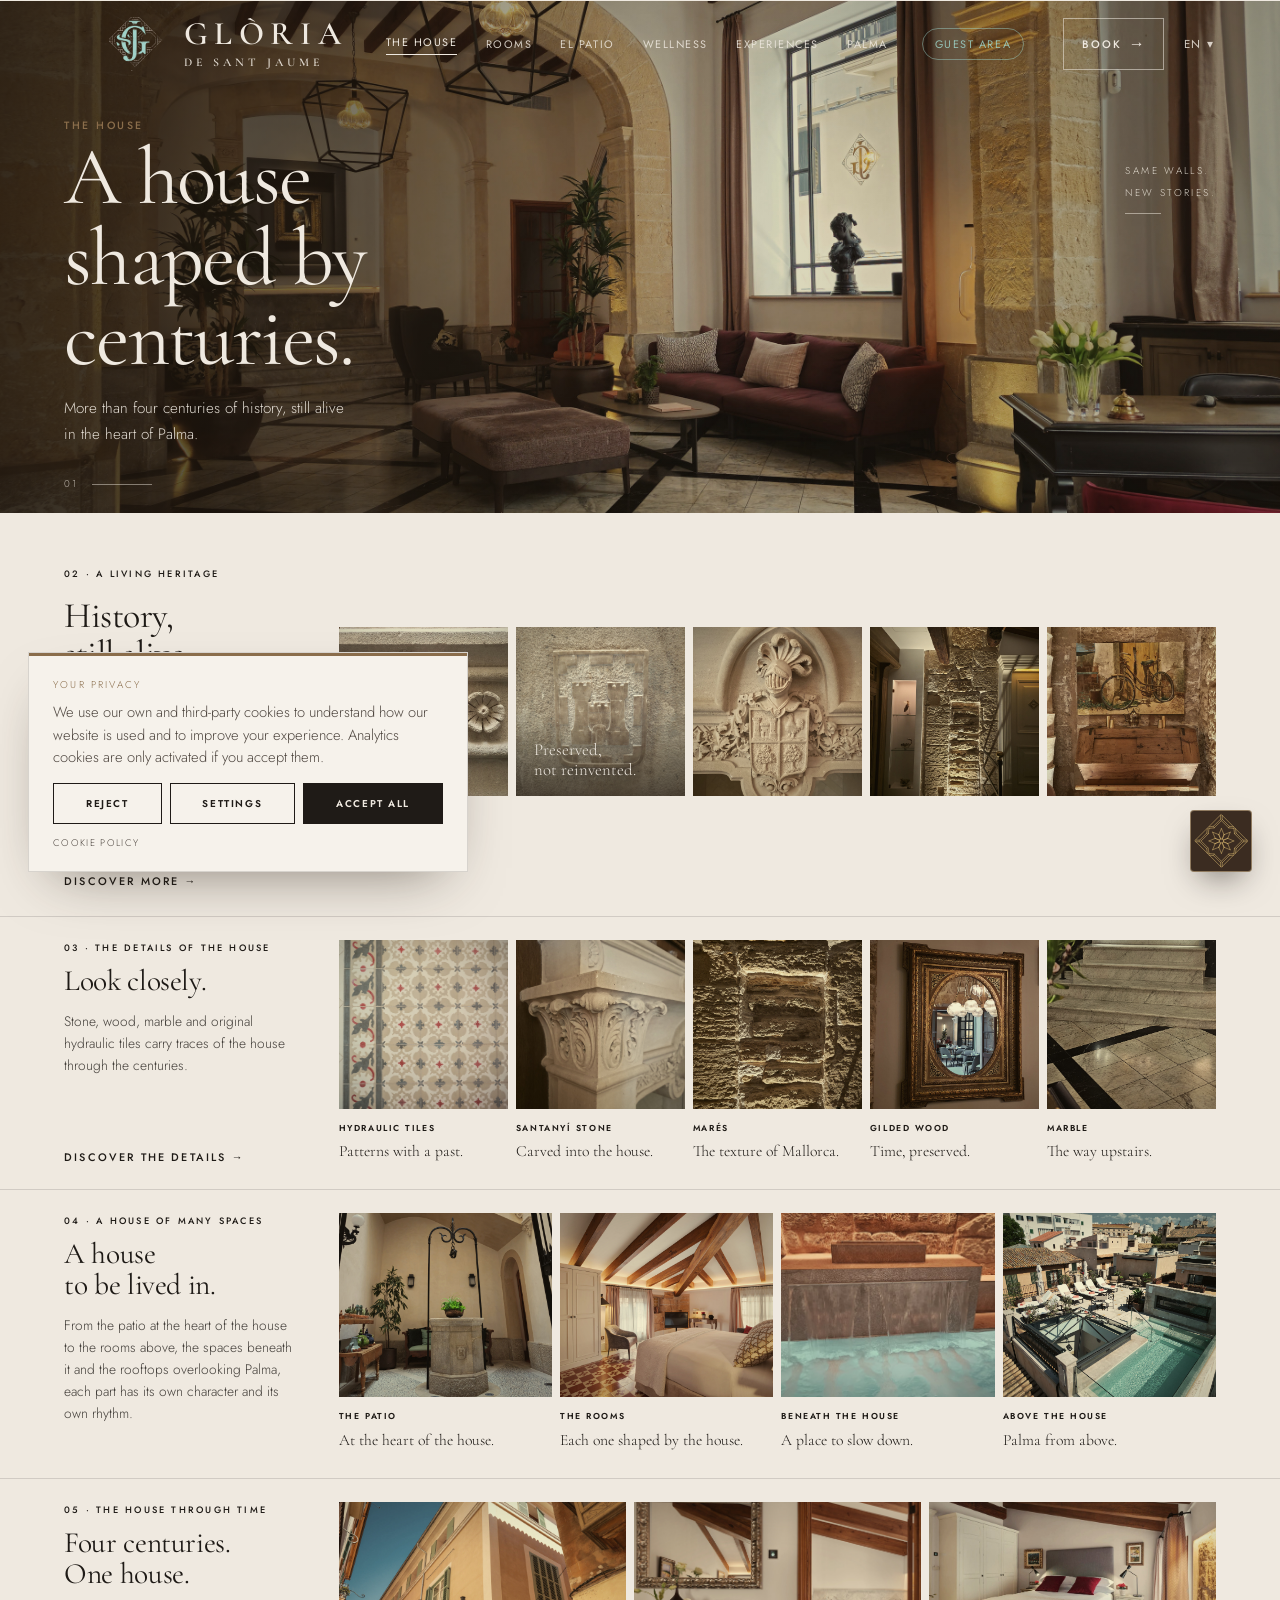
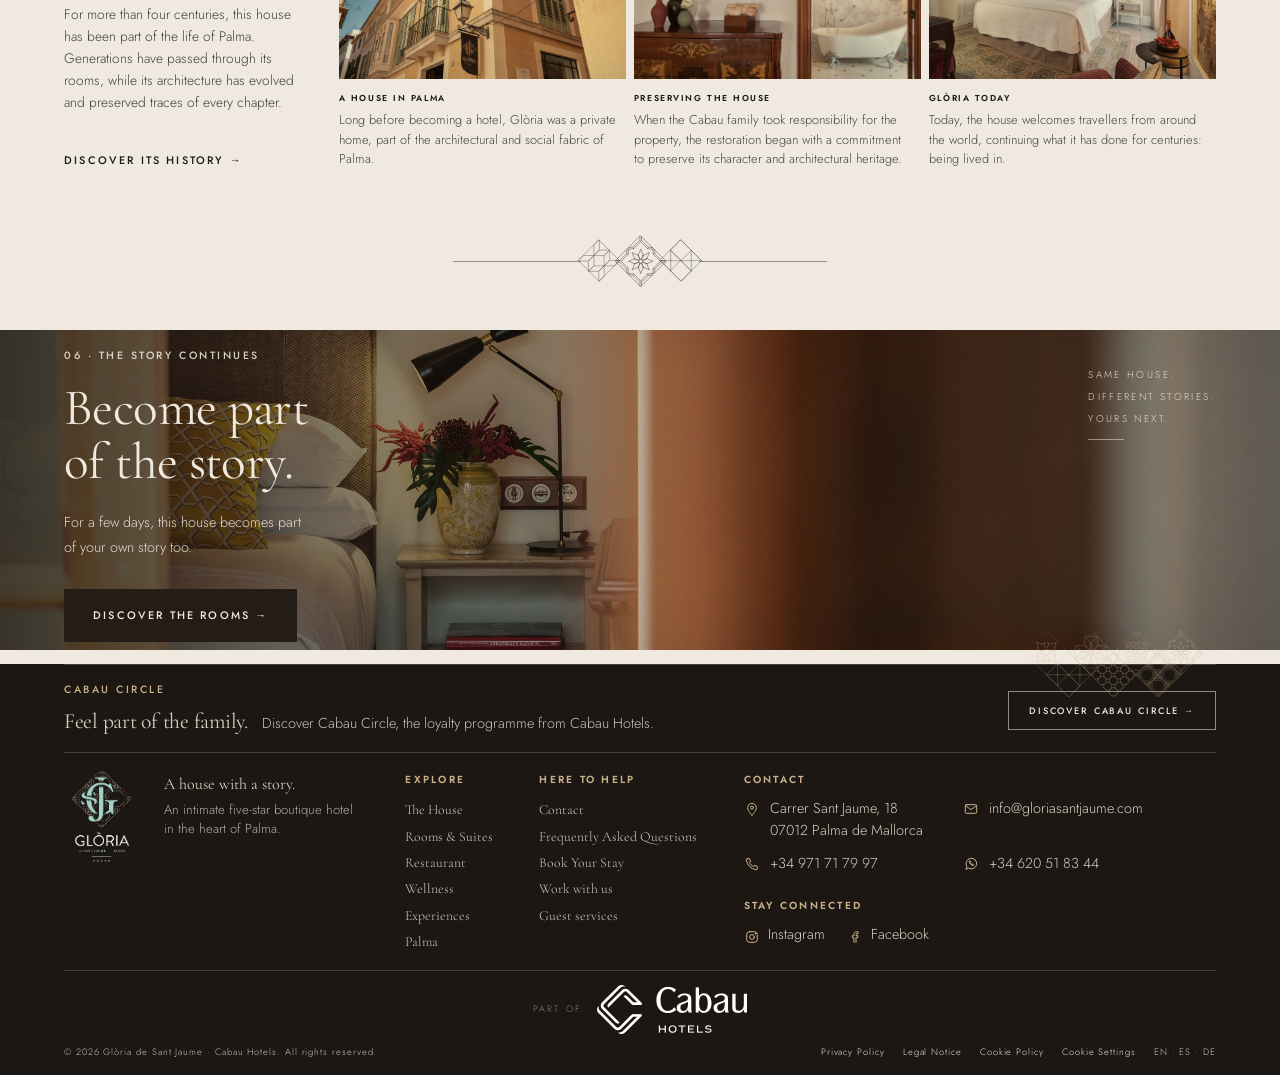
<file: the-house.html>
<!doctype html>
<html lang="en">
<head>
<meta charset="utf-8">
<meta name="viewport" content="width=device-width, initial-scale=1, viewport-fit=cover">
<meta name="robots" content="noindex,nofollow">
<title>The House · Glòria de Sant Jaume</title>
<meta name="description" content="More than four centuries of history in a restored Mallorcan house — hydraulic tiles, Santanyí stone, marés, wood and marble in the heart of Palma.">
<link rel="icon" type="image/png" sizes="64x64" href="img/favicon.png?v=02558355">
<link rel="apple-touch-icon" href="img/apple-touch-icon.png?v=4d293441">
<meta name="theme-color" content="#534134">
<link rel="preconnect" href="https://fonts.googleapis.com">
<link rel="preconnect" href="https://fonts.gstatic.com" crossorigin>
<link rel="stylesheet" href="https://fonts.googleapis.com/css2?family=Cormorant+Garamond:ital,wght@0,400;0,500;0,600;1,400;1,500&family=Jost:wght@300;400;500;600&display=swap">
<link rel="stylesheet" href="css/styles.css?v=75">
<link rel="stylesheet" href="css/concierge.css?v=3">
<link rel="stylesheet" href="css/requests.css?v=3">
<link rel="stylesheet" href="css/web2.css?v=3">
<!--seo:start-->
<meta property="og:type" content="website">
<meta property="og:site_name" content="Glòria de Sant Jaume">
<meta property="og:title" content="The House · Glòria de Sant Jaume">
<meta property="og:description" content="More than four centuries of history in a restored Mallorcan house — hydraulic tiles, Santanyí stone, marés, wood and marble in the heart of Palma.">
<meta property="og:url" content="https://web2.hotelgloria.es/the-house.html">
<meta property="og:image" content="https://web2.hotelgloria.es/img/interior-patio-hotel-gloria-de-sant-jaume-palma.jpg">
<meta name="twitter:card" content="summary_large_image">
<meta name="twitter:title" content="The House · Glòria de Sant Jaume">
<meta name="twitter:description" content="More than four centuries of history in a restored Mallorcan house — hydraulic tiles, Santanyí stone, marés, wood and marble in the heart of Palma.">
<meta name="twitter:image" content="https://web2.hotelgloria.es/img/interior-patio-hotel-gloria-de-sant-jaume-palma.jpg">
<script type="application/ld+json">{"@context": "https://schema.org", "@graph": [{"@type": "AboutPage", "@id": "https://web2.hotelgloria.es/the-house.html#webpage", "url": "https://web2.hotelgloria.es/the-house.html", "name": "The House · Glòria de Sant Jaume", "description": "More than four centuries of history in a restored Mallorcan house — hydraulic tiles, Santanyí stone, marés, wood and marble in the heart of Palma.", "inLanguage": "en", "isPartOf": {"@type": "WebSite", "@id": "https://web2.hotelgloria.es/#website", "url": "https://web2.hotelgloria.es/", "name": "Glòria de Sant Jaume"}, "about": {"@id": "https://web2.hotelgloria.es/#hotel"}, "primaryImageOfPage": {"@type": "ImageObject", "url": "https://web2.hotelgloria.es/img/interior-patio-hotel-gloria-de-sant-jaume-palma.jpg"}}, {"@type": "BreadcrumbList", "itemListElement": [{"@type": "ListItem", "position": 1, "name": "Glòria de Sant Jaume", "item": "https://web2.hotelgloria.es/"}, {"@type": "ListItem", "position": 2, "name": "The House", "item": "https://web2.hotelgloria.es/the-house.html"}]}, {"@type": "Hotel", "@id": "https://web2.hotelgloria.es/#hotel", "name": "Hotel Glòria de Sant Jaume", "url": "https://web2.hotelgloria.es/", "telephone": "+34 971 71 79 97", "email": "info@gloriasantjaume.com", "address": {"@type": "PostalAddress", "streetAddress": "Carrer Sant Jaume, 18", "postalCode": "07012", "addressLocality": "Palma", "addressRegion": "Illes Balears", "addressCountry": "ES"}, "geo": {"@type": "GeoCoordinates", "latitude": 39.5733526, "longitude": 2.6480637}, "starRating": {"@type": "Rating", "ratingValue": "5"}, "brand": {"@type": "Brand", "name": "Cabau Hotels", "url": "https://cabauhotels.com/"}, "sameAs": ["https://www.instagram.com/hotelgloriasantjaume", "https://www.facebook.com/hotelgloriasantjaume"]}]}</script>
<!--seo:end-->
</head>
<body>

<header class="site-header on-hero" id="header">
  <div class="header-in">
    <button class="nav-toggle" aria-label="Menu">☰</button>
    <a class="logo" href="index.html"><img class="emblem emblem-light" src="img/emblem-light.png?v=4a5503ec" alt=""><img class="emblem emblem-dark" src="img/emblem-dark.png?v=d326d00e" alt=""><span class="txt"><span class="l1">GLÒRIA</span><span class="l2">de Sant Jaume</span></span></a>
    <nav class="main-nav">
      <a href="the-house.html" class="active">The House</a>
      <a href="rooms.html">Rooms</a>
      <a href="el-patio.html">El Patio</a>
      <a href="wellness.html">Wellness</a>
      <a href="experiences.html">Experiences</a>
      <a href="palma.html">Palma</a>
      <a class="nav-guest" href="guest.html">Guest area</a>
    </nav>
    <div class="header-right"><a class="btn btn-ghost-light" href="index.html#book" data-book>Book</a><span class="lang">EN ▾</span></div>
  </div>
</header>

<!-- HERO -->
<section class="page-hero hx-hero">
  <img fetchpriority="high" class="bg" src="img/interior-patio-hotel-gloria-de-sant-jaume-palma.jpg?v=9879843a" alt="The interior patio of Glòria de Sant Jaume, a historic house in Palma">
  <div class="hero-in">
    <div class="hx-hero-text">
      <span class="eyebrow">The House</span>
      <h1>A house<br>shaped by<br>centuries.</h1>
      <p class="sub">More than four centuries of history, still alive in the heart of Palma.</p>
      <span class="hx-count">01</span>
    </div>
    <p class="hx-aside">Same walls.<br>New stories.</p>
  </div>
</section>

<main class="hx">
<!-- 02 A LIVING HERITAGE -->
<section class="hx-row">
  <div class="hx-text">
    <span class="eyebrow" data-num="02">A Living Heritage</span>
    <h2>History,<br>still alive.</h2>
    <p>The restoration of Glòria began with a simple idea: to preserve the character of the house rather than transform it. Original architectural elements were carefully restored wherever possible, while skilled artisans recreated details that time had made impossible to preserve.</p>
    <a class="link-arrow" href="#details">Discover more →</a>
  </div>
  <div class="hx-media hist-grid hist-5">
    <div class="imgframe"><img loading="lazy" decoding="async" src="img/carved-stone-rosettes-historic-house-palma.jpg?v=0033ed6a" alt="A row of carved stone rosettes in the historic house of Glòria"></div>
    <div class="hg-mid"><div class="imgframe"><img loading="lazy" decoding="async" src="img/castle-relief-carved-stone-hotel-gloria-palma.jpg?v=86b548e6" alt="A castle carved in stone at Glòria de Sant Jaume"></div><p class="hg-cap">Preserved,<br>not reinvented.</p></div>
    <div class="imgframe"><img loading="lazy" decoding="async" src="img/carved-coat-of-arms-stone-hotel-gloria-palma.jpg?v=3385079b" alt="A carved stone coat of arms at Glòria de Sant Jaume"></div>
    <div class="imgframe"><img loading="lazy" decoding="async" src="img/mares-stone-wall-niche-hotel-gloria-palma.jpg?v=16aa34f8" alt="An old marés stone wall with a niche at Glòria de Sant Jaume"></div>
    <div class="imgframe"><img loading="lazy" decoding="async" src="img/antique-wooden-chest-painting-hotel-gloria.jpg?v=da53cdfc" alt="An antique wooden chest beneath a painting at Glòria de Sant Jaume"></div>
  </div>
</section>

<!-- 03 THE DETAILS -->
<section class="hx-row" id="details">
  <span class="brand-orn orn-bl" aria-hidden="true"><svg viewBox="0 0 102.7 51.3" fill="none" stroke="currentColor" stroke-width=".6" stroke-linecap="round" stroke-linejoin="round" aria-hidden="true"><defs><clipPath id="oc1"><rect x="-0.45" y="-0.45" width="37.1" height="37.1"/></clipPath></defs><g clip-path="url(#oc1)" transform="translate(25.7 25.7) rotate(45) translate(-18.15 -18.15)"><path d="M24.67 0.48 L18.14 6.32 L18.14 16.53 L24.67 10z" stroke-width="0.47"/><path d="M34.73 10.72 L25.98 10.24 L18.76 17.45 L28 17.45z" stroke-width="0.47"/><path d="M34.61 25.08 L28.76 18.55 L18.55 18.55 L25.08 25.08z" stroke-width="0.47"/><path d="M24.37 35.14 L24.85 26.39 L17.63 19.17 L17.63 28.4z" stroke-width="0.47"/><path d="M10.01 35.01 L16.54 29.17 L16.54 18.96 L10.01 25.49z" stroke-width="0.47"/><path d="M-0.05 24.77 L8.7 25.25 L15.92 18.04 L6.68 18.04z" stroke-width="0.47"/><path d="M0.08 10.41 L5.92 16.94 L16.13 16.94 L9.6 10.41z" stroke-width="0.47"/><path d="M10.32 0.35 L9.83 9.1 L17.05 16.32 L17.05 7.09z" stroke-width="0.47"/><path d="M-0.77 -0.36h36.21v36.21h-36.21z" stroke-width="0.47"/><path d="M24.85 -0.36L35.45 10.24" stroke-width="0.47"/><path d="M24.85 35.85L35.45 25.25" stroke-width="0.47"/><path d="M9.83 35.85L-0.77 25.25" stroke-width="0.47"/><path d="M9.83 -0.36L-0.77 10.24" stroke-width="0.47"/></g><g clip-path="url(#oc1)" transform="translate(77.0 25.7) rotate(45) translate(-18.15 -18.15)"><path d="M27.26 9.27C22.28 9.27 18.23 5.23 18.23 0.24M18.23 0.24C18.23 -4.74 22.28 -8.79 27.26 -8.79M27.26 -8.79C32.25 -8.79 36.29 -4.74 36.29 0.24M36.29 0.24C36.29 5.23 32.25 9.27 27.26 9.27" stroke-width="0.47"/><path d="M27.22 27.32C22.24 27.32 18.19 23.28 18.19 18.3M18.19 18.3C18.19 13.31 22.24 9.27 27.22 9.27M27.22 9.27C32.2 9.27 36.25 13.31 36.25 18.3M36.25 18.3C36.25 23.28 32.2 27.32 27.22 27.32" stroke-width="0.47"/><path d="M27.22 45.38C22.24 45.38 18.19 41.34 18.19 36.35M18.19 36.35C18.19 31.36 22.24 27.32 27.22 27.32M27.22 27.32C32.2 27.32 36.25 31.36 36.25 36.35M36.25 36.35C36.25 41.34 32.2 45.38 27.22 45.38" stroke-width="0.47"/><path d="M9.21 9.27C4.22 9.27 0.18 5.23 0.18 0.24M0.18 0.24C0.18 -4.74 4.22 -8.79 9.21 -8.79M9.21 -8.79C14.19 -8.79 18.23 -4.74 18.23 0.24M18.23 0.24C18.23 5.23 14.19 9.27 9.21 9.27" stroke-width="0.47"/><path d="M9.17 27.32C4.18 27.32 0.14 23.28 0.14 18.3M0.14 18.3C0.14 13.31 4.18 9.27 9.17 9.27M9.17 9.27C14.15 9.27 18.19 13.31 18.19 18.3M18.19 18.3C18.19 23.28 14.15 27.32 9.17 27.32" stroke-width="0.47"/><path d="M9.17 45.38C4.18 45.38 0.14 41.34 0.14 36.35M0.14 36.35C0.14 31.36 4.18 27.32 9.17 27.32M9.17 27.32C14.15 27.32 18.19 31.36 18.19 36.35M18.19 36.35C18.19 41.34 14.15 45.38 9.17 45.38" stroke-width="0.47"/><path d="M18.21 18.3C13.23 18.3 9.19 14.25 9.19 9.27M9.19 9.27C9.19 4.28 13.23 0.24 18.21 0.24M18.21 0.24C23.2 0.24 27.24 4.28 27.24 9.27M27.24 9.27C27.24 14.25 23.2 18.3 18.21 18.3" stroke-width="0.47"/><path d="M18.17 36.35C13.19 36.35 9.15 32.31 9.15 27.32M9.15 27.32C9.15 22.34 13.19 18.3 18.17 18.3M18.17 18.3C23.16 18.3 27.2 22.34 27.2 27.32M27.2 27.32C27.2 32.31 23.16 36.35 18.17 36.35" stroke-width="0.47"/><path d="M0.16 18.3C-4.83 18.3 -8.87 14.25 -8.87 9.27M-8.87 9.27C-8.87 4.28 -4.83 0.24 0.16 0.24M0.16 0.24C5.14 0.24 9.19 4.28 9.19 9.27M9.19 9.27C9.19 14.25 5.14 18.3 0.16 18.3" stroke-width="0.47"/><path d="M0.12 36.35C-4.87 36.35 -8.91 32.31 -8.91 27.32M-8.91 27.32C-8.91 22.34 -4.87 18.3 0.12 18.3M0.12 18.3C5.1 18.3 9.14 22.34 9.14 27.32M9.14 27.32C9.14 32.31 5.1 36.35 0.12 36.35" stroke-width="0.47"/><path d="M36.27 18.3C31.28 18.3 27.24 14.25 27.24 9.27M27.24 9.27C27.24 4.28 31.28 0.24 36.27 0.24M36.27 0.24C41.25 0.24 45.29 4.28 45.29 9.27M45.29 9.27C45.29 14.25 41.25 18.3 36.27 18.3" stroke-width="0.47"/><path d="M36.23 36.35C31.24 36.35 27.2 32.31 27.2 27.32M27.2 27.32C27.2 22.34 31.24 18.3 36.23 18.3M36.23 18.3C41.21 18.3 45.25 22.34 45.25 27.32M45.25 27.32C45.25 32.31 41.21 36.35 36.23 36.35" stroke-width="0.47"/><path d="M0.09 0.19h36.21v36.21h-36.21z" stroke-width="0.47"/><path d="M0.09 0.19h36.21v36.21h-36.21z" stroke-width="0.47"/></g></svg></span><!--/orn-->
  <div class="hx-text">
    <span class="eyebrow" data-num="03">The Details of the House</span>
    <h2>Look closely.</h2>
    <p>Stone, wood, marble and original hydraulic tiles carry traces of the house through the centuries.</p>
    <a class="link-arrow" href="#details">Discover the details →</a>
  </div>
  <div class="hx-media hx-grid g5">
    <div class="item"><div class="imgframe "><img loading="lazy" decoding="async" src="img/original-hydraulic-tiles-hotel-gloria-palma.jpg?v=58a15f52" alt="Original Mallorcan hydraulic tiles at Hotel Glòria de Sant Jaume"></div><div class="cap">Hydraulic Tiles</div><div class="ct">Patterns with a past.</div></div>
    <div class="item"><div class="imgframe "><img loading="lazy" decoding="async" src="img/santanyi-stone-carved-capital-fireplace.jpg?v=a5578de8" alt="A carved Santanyí stone capital on a fireplace at Glòria de Sant Jaume"></div><div class="cap">Santanyí Stone</div><div class="ct">Carved into the house.</div></div>
    <div class="item"><div class="imgframe "><img loading="lazy" decoding="async" src="img/mares-stone-wall-mallorca-hotel-gloria.jpg?v=b9ecd890" alt="A Mallorcan marés stone wall at Glòria de Sant Jaume"></div><div class="cap">Marés</div><div class="ct">The texture of Mallorca.</div></div>
    <div class="item"><div class="imgframe "><img loading="lazy" decoding="async" src="img/gilded-antique-mirror-hotel-gloria-palma.jpg?v=583c7905" alt="A gilded antique mirror at Glòria de Sant Jaume"></div><div class="cap">Gilded Wood</div><div class="ct">Time, preserved.</div></div>
    <div class="item"><div class="imgframe "><img loading="lazy" decoding="async" src="img/marble-staircase-steps-hotel-gloria-palma.jpg?v=9770ec71" alt="The marble steps of the staircase at Glòria de Sant Jaume"></div><div class="cap">Marble</div><div class="ct">The way upstairs.</div></div>
  </div>
</section>

<!-- 04 A HOUSE OF MANY SPACES -->
<section class="hx-row">
  <div class="hx-text">
    <span class="eyebrow" data-num="04">A House of Many Spaces</span>
    <h2>A house<br>to be lived in.</h2>
    <p>From the patio at the heart of the house to the rooms above, the spaces beneath it and the rooftops overlooking Palma, each part has its own character and its own rhythm.</p>
  </div>
  <div class="hx-media hx-grid g4">
    <div class="item"><div class="imgframe "><img loading="lazy" decoding="async" src="img/courtyard-well-hotel-gloria-de-sant-jaume.jpg?v=474e8e67" alt="The courtyard and old well of Glòria de Sant Jaume"></div><div class="cap">The Patio</div><div class="ct">At the heart of the house.</div></div>
    <div class="item"><div class="imgframe "><img loading="lazy" decoding="async" src="img/suite-wooden-beams-hotel-gloria-palma.jpg?v=b11f1f9f" alt="A suite with wooden beams at Glòria de Sant Jaume"></div><div class="cap">The Rooms</div><div class="ct">Each one shaped by the house.</div></div>
    <div class="item"><div class="imgframe "><img loading="lazy" decoding="async" src="img/cistern-pool-waterfall-hotel-gloria-palma.jpg?v=115d58fe" alt="The waterfall in the cistern pool beneath Glòria de Sant Jaume"></div><div class="cap">Beneath the House</div><div class="ct">A place to slow down.</div></div>
    <div class="item"><div class="imgframe "><img loading="lazy" decoding="async" src="img/rooftop-terrace-pool-palma-old-town.jpg?v=36139832" alt="The rooftop terrace and pool above Palma old town at Glòria"></div><div class="cap">Above the House</div><div class="ct">Palma from above.</div></div>
  </div>
</section>

<!-- 05 THROUGH TIME -->
<section class="hx-row">
  <div class="hx-text">
    <span class="eyebrow" data-num="05">The House Through Time</span>
    <h2>Four centuries.<br>One house.</h2>
    <p>For more than four centuries, this house has been part of the life of Palma. Generations have passed through its rooms, while its architecture has evolved and preserved traces of every chapter.</p>
    <a class="link-arrow" href="#details">Discover its history →</a>
  </div>
  <div class="hx-media hx-grid g3">
    <div class="item"><div class="imgframe "><img loading="lazy" decoding="async" src="img/facade-hotel-gloria-de-sant-jaume-carrer-sant-jaume.jpg?v=42331d08" alt="The façade of Glòria de Sant Jaume on Carrer de Sant Jaume, Palma"></div><div class="cap">A House in Palma</div><p class="hx-desc">Long before becoming a hotel, Glòria was a private home, part of the architectural and social fabric of Palma.</p></div>
    <div class="item"><div class="imgframe "><img loading="lazy" decoding="async" src="img/room-antique-mirror-freestanding-bath-hotel-gloria.jpg?v=6b8321c5" alt="A room with an antique mirror and a freestanding bath at Glòria"></div><div class="cap">Preserving the House</div><p class="hx-desc">When the Cabau family took responsibility for the property, the restoration began with a commitment to preserve its character and architectural heritage.</p></div>
    <div class="item"><div class="imgframe "><img loading="lazy" decoding="async" src="img/room-today-hotel-gloria-de-sant-jaume.jpg?v=c0730434" alt="A room at Glòria de Sant Jaume today"></div><div class="cap">Glòria Today</div><p class="hx-desc">Today, the house welcomes travellers from around the world, continuing what it has done for centuries: being lived in.</p></div>
  </div>
</section>
</main>

<!-- 06 THE STORY CONTINUES -->

<div class="tr-band" aria-hidden="true"><div class="tile-rule tr-trio"><span class="d"><svg aria-hidden="true" focusable="false" xmlns="http://www.w3.org/2000/svg" viewBox="-0.5 -0.5 37.3 37.3" fill="none" stroke="currentColor" stroke-linecap="round" stroke-linejoin="round"><path d="M-0.2 -0.27h36.21v36.21h-36.21z" stroke-width="0.47"/><path d="M36.02 -0.27 L36.02 8.94 L26.96 17.84 L26.96 8.74z" stroke-width="0.47"/><path d="M36.02 35.94 L36.02 26.73 L26.96 17.84 L26.96 26.93z" stroke-width="0.47"/><path d="M17.91 35.94 L17.91 26.73 L26.96 17.84 L26.96 26.93z" stroke-width="0.47"/><path d="M17.91 -0.27 L17.91 8.94 L26.96 17.84 L26.96 8.74z" stroke-width="0.47"/><path d="M17.91 -0.27 L17.91 8.94 L8.86 17.84 L8.86 8.74z" stroke-width="0.47"/><path d="M17.91 35.94 L17.91 26.73 L8.86 17.84 L8.86 26.93z" stroke-width="0.47"/><path d="M-0.2 35.94 L-0.2 26.73 L8.86 17.84 L8.86 26.93z" stroke-width="0.47"/><path d="M-0.2 -0.27 L-0.2 8.94 L8.86 17.84 L8.86 8.74z" stroke-width="0.47"/></svg></span><span class="d lg"><svg aria-hidden="true" focusable="false" xmlns="http://www.w3.org/2000/svg" viewBox="-0.5 -0.5 37.3 37.3" fill="none" stroke="currentColor" stroke-linecap="round" stroke-linejoin="round"><path d="M18.15 19.95C16.98 19.95 16.04 19 16.04 17.84M16.04 17.84C16.04 16.67 16.98 15.72 18.15 15.72M18.15 15.72C19.32 15.72 20.26 16.67 20.26 17.84M20.26 17.84C20.26 19 19.32 19.95 18.15 19.95" stroke-width="0.47"/><path d="M0.05 -0.26h36.19v36.19h-36.19z" stroke-width="0.47"/><path d="M20.1 18.64L24.29 20.38M24.29 20.38L30.2 17.84M30.2 17.84L24.29 15.29M24.29 15.29L20.09 17.03" stroke-width="0.47"/><path d="M18.96 19.79L20.69 23.98M20.69 23.98L26.67 26.35M26.67 26.35L24.29 20.38M24.29 20.38L20.1 18.64" stroke-width="0.47"/><path d="M18.96 19.79L20.69 23.98M20.69 23.98L18.15 29.88M18.15 29.88L15.6 23.98M15.6 23.98L17.34 19.79" stroke-width="0.47"/><path d="M17.34 19.79L15.6 23.98M15.6 23.98L9.63 26.35M9.63 26.35L12.1 20.34M12.1 20.34L16.2 18.64" stroke-width="0.47"/><path d="M16.2 18.64L12.11 20.34M12.11 20.34L6.1 17.83M6.1 17.83L12.01 15.29M12.01 15.29L16.19 17.02" stroke-width="0.47"/><path d="M16.19 17.02L12.01 15.29M12.01 15.29L9.63 9.32M9.63 9.32L15.6 11.69M15.6 11.69L17.34 15.88" stroke-width="0.47"/><path d="M17.34 15.88L15.6 11.69M15.6 11.69L18.15 5.79M18.15 5.79L20.69 11.69M20.69 11.69L18.96 15.88" stroke-width="0.47"/><path d="M18.96 15.88L20.69 11.69M20.69 11.69L26.67 9.32M26.67 9.32L24.29 15.29M24.29 15.29L20.09 17.03" stroke-width="0.47"/><path d="M18.15 34.94C14.01 31.78 14 31.78 13.74 31.78M13.74 31.78L4.2 31.78M4.2 31.78L4.2 22.24M4.2 22.24C4.2 22.07 4.14 21.9 4.04 21.76M4.04 21.76L1.04 17.83M1.04 17.83L4.04 13.9M4.04 13.9C4.14 13.77 4.2 13.6 4.2 13.43M4.2 13.43L4.2 3.88M4.2 3.88L13.74 3.88M13.74 3.88C13.92 3.88 14.08 3.83 14.22 3.72M14.22 3.72L18.15 0.72M18.15 0.72L22.08 3.72M22.08 3.72C22.22 3.83 22.38 3.88 22.55 3.88M22.55 3.88L32.1 3.88M32.1 3.88L32.1 13.43M32.1 13.43C32.1 13.6 32.16 13.77 32.26 13.9M32.26 13.9L35.26 17.83M35.26 17.83L32.26 21.76M32.26 21.76C32.16 21.9 32.1 22.07 32.1 22.24M32.1 22.24L32.1 31.78M32.1 31.78L22.55 31.78M22.55 31.78C22.38 31.78 22.22 31.84 22.08 31.95M22.08 31.95L18.15 34.94M36.27 34.85L33.67 32.24M33.67 32.24L33.67 22.5M33.67 22.5L36.24 19.13M36.25 16.55L33.67 13.16M33.67 13.16L33.67 3.43M33.67 3.43L36.25 0.84M35.14 -0.27L32.56 2.32M32.56 2.32L22.82 2.32M22.82 2.32L19.45 -0.26M16.86 -0.26L13.48 2.32M13.48 2.32L3.74 2.32M3.74 2.32L1.16 -0.26M0.06 0.85L2.63 3.43M2.63 3.43L2.63 13.16M2.63 13.16L0.05 16.54M0.05 19.13L2.63 22.5M2.63 22.5L2.63 32.24M2.63 32.24L0.05 34.82M1.16 35.93L3.74 33.35M3.74 33.35L13.48 33.35M13.48 33.35C14.14 33.85 15.89 35.19 16.86 35.93M19.44 35.93L22.82 33.35M22.82 33.35L32.56 33.35M32.56 33.35L35.15 35.94" stroke-width="0.47"/></svg></span><span class="d"><svg aria-hidden="true" focusable="false" xmlns="http://www.w3.org/2000/svg" viewBox="-0.5 -0.5 37.3 37.3" fill="none" stroke="currentColor" stroke-linecap="round" stroke-linejoin="round"><path d="M-0.31 -0.23h36.21v36.21h-36.21z" stroke-width="0.47"/><path d="M17.8 17.87h18.11v18.11h-18.11z" stroke-width="0.47"/><path d="M-0.31 -0.23h18.11v18.11h-18.11z" stroke-width="0.47"/><path d="M35.9 -0.23L17.8 -0.23M17.8 -0.23L26.85 8.82M26.85 8.82L35.9 -0.23" stroke-width="0.47"/><path d="M17.8 17.87L35.9 17.87M35.9 17.87L26.85 8.82M26.85 8.82L17.8 17.87" stroke-width="0.47"/><path d="M17.8 17.87L-0.31 17.87M-0.31 17.87L8.74 26.93M8.74 26.93L17.8 17.87" stroke-width="0.47"/><path d="M-0.31 35.98L17.8 35.98M17.8 35.98L8.74 26.93M8.74 26.93L-0.31 35.98" stroke-width="0.47"/></svg></span></div></div>

<section class="page-hero hx-closing">
  <img loading="lazy" decoding="async" class="bg" src="img/bed-seen-from-balcony-hotel-gloria-palma.jpg?v=1f7bce7e" alt="A bed seen from the balcony of a room at Glòria de Sant Jaume">
  <div class="hero-in">
    <div>
      <span class="eyebrow" data-num="06">The Story Continues</span>
      <h2>Become part<br>of the story.</h2>
      <p class="sub">For a few days, this house becomes part of your own story too.</p>
      <div class="stack-cta"><a class="btn btn-dark" href="rooms.html">Discover the rooms →</a></div>
    </div>
    <p class="hx-aside">Same house.<br>Different stories.<br>Yours next.</p>
  </div>
</section>

<!-- FOOTER -->
<footer class="footer">
  <span class="brand-orn orn-foot" aria-hidden="true"><svg viewBox="0 0 205.3 77.0" fill="none" stroke="currentColor" stroke-width=".6" stroke-linecap="round" stroke-linejoin="round" aria-hidden="true"><defs><clipPath id="oc2"><rect x="-0.45" y="-0.45" width="37.1" height="37.1"/></clipPath></defs><g clip-path="url(#oc2)" transform="translate(25.7 25.7) rotate(45) translate(-18.15 -18.15)"><path d="M14.19 17.75C14.19 15.72 15.84 14.07 17.87 14.07M17.87 14.07C19.9 14.07 21.55 15.72 21.55 17.75M21.55 17.75C21.55 19.79 19.9 21.43 17.87 21.43M17.87 21.43C15.84 21.43 14.19 19.79 14.19 17.75M20.33 28.55C21.99 28.17 23.51 27.42 24.8 26.39M24.8 26.39C24.59 26.44 24.37 26.47 24.14 26.47M24.14 26.47C22.62 26.47 21.38 25.23 21.38 23.71M21.38 23.71C21.38 22.19 22.62 20.95 24.14 20.95M24.14 20.95C25.66 20.95 26.9 22.19 26.9 23.71M26.9 23.71C26.9 23.89 26.88 24.06 26.85 24.23M26.85 24.23C27.7 23.05 28.33 21.7 28.66 20.23M28.66 20.23L28.66 20.24M28.66 20.24C30.88 19.92 33.46 17.76 33.46 17.76M33.46 17.76L33.46 17.75M33.46 17.75L33.46 17.75M33.46 17.75C33.46 17.75 30.88 15.58 28.66 15.27M28.66 15.27L28.66 15.27M28.66 15.27C28.33 13.81 27.7 12.46 26.85 11.28M26.85 11.28C26.88 11.45 26.9 11.62 26.9 11.8M26.9 11.8C26.9 13.32 25.66 14.56 24.14 14.56M24.14 14.56C22.62 14.56 21.38 13.32 21.38 11.8M21.38 11.8C21.38 10.28 22.62 9.04 24.14 9.04M24.14 9.04C24.37 9.04 24.59 9.07 24.8 9.12M24.8 9.12C23.51 8.09 21.99 7.34 20.33 6.96M20.33 6.96C19.95 4.78 17.88 2.31 17.88 2.31M17.88 2.31L17.87 2.31M17.87 2.31L17.86 2.31M17.86 2.31C17.86 2.31 15.79 4.78 15.41 6.96M15.41 6.96C13.75 7.34 12.23 8.09 10.94 9.12M10.94 9.12C11.15 9.07 11.38 9.04 11.6 9.04M11.6 9.04C13.13 9.04 14.36 10.28 14.36 11.8M14.36 11.8C14.36 13.32 13.13 14.56 11.6 14.56M11.6 14.56C10.08 14.56 8.84 13.32 8.84 11.8M8.84 11.8C8.84 11.62 8.86 11.45 8.89 11.28M8.89 11.28C8.04 12.46 7.42 13.81 7.08 15.27M7.08 15.27L7.08 15.27M7.08 15.27C4.86 15.58 2.28 17.75 2.28 17.75M2.28 17.75L2.28 17.75M2.28 17.75L2.28 17.76M2.28 17.76C2.28 17.76 4.86 19.92 7.08 20.24M7.08 20.24L7.08 20.23M7.08 20.23C7.42 21.7 8.04 23.05 8.89 24.23M8.89 24.23C8.86 24.06 8.84 23.89 8.84 23.71M8.84 23.71C8.84 22.19 10.08 20.95 11.6 20.95M11.6 20.95C13.13 20.95 14.36 22.19 14.36 23.71M14.36 23.71C14.36 25.23 13.13 26.47 11.6 26.47M11.6 26.47C11.38 26.47 11.15 26.44 10.94 26.39M10.94 26.39C12.23 27.42 13.75 28.17 15.41 28.55M15.41 28.55C15.79 30.73 17.86 33.2 17.86 33.2M17.86 33.2L17.87 33.2M17.87 33.2L17.88 33.2M17.88 33.2C17.88 33.2 19.95 30.73 20.33 28.55" stroke-width="0.47"/><path d="M-0.2 -0.36h36.21v36.21h-36.21z" stroke-width="0.47"/></g><g clip-path="url(#oc2)" transform="translate(77.0 25.7) rotate(45) translate(-18.15 -18.15)"><path d="M24.67 0.48 L18.14 6.32 L18.14 16.53 L24.67 10z" stroke-width="0.47"/><path d="M34.73 10.72 L25.98 10.24 L18.76 17.45 L28 17.45z" stroke-width="0.47"/><path d="M34.61 25.08 L28.76 18.55 L18.55 18.55 L25.08 25.08z" stroke-width="0.47"/><path d="M24.37 35.14 L24.85 26.39 L17.63 19.17 L17.63 28.4z" stroke-width="0.47"/><path d="M10.01 35.01 L16.54 29.17 L16.54 18.96 L10.01 25.49z" stroke-width="0.47"/><path d="M-0.05 24.77 L8.7 25.25 L15.92 18.04 L6.68 18.04z" stroke-width="0.47"/><path d="M0.08 10.41 L5.92 16.94 L16.13 16.94 L9.6 10.41z" stroke-width="0.47"/><path d="M10.32 0.35 L9.83 9.1 L17.05 16.32 L17.05 7.09z" stroke-width="0.47"/><path d="M-0.77 -0.36h36.21v36.21h-36.21z" stroke-width="0.47"/><path d="M24.85 -0.36L35.45 10.24" stroke-width="0.47"/><path d="M24.85 35.85L35.45 25.25" stroke-width="0.47"/><path d="M9.83 35.85L-0.77 25.25" stroke-width="0.47"/><path d="M9.83 -0.36L-0.77 10.24" stroke-width="0.47"/></g><g clip-path="url(#oc2)" transform="translate(128.3 25.7) rotate(45) translate(-18.15 -18.15)"><path d="M-0.17 -0.36h36.21v36.21h-36.21z" stroke-width="0.47"/><path d="M24.81 14.05C24.74 13.81 24.69 13.56 24.69 13.3M24.69 13.3C24.69 11.98 25.77 10.9 27.09 10.9M27.09 10.9C28.42 10.9 29.49 11.98 29.49 13.3M29.49 13.3C29.49 14.07 29.14 14.74 28.58 15.18M28.58 15.18L28.58 15.19M28.58 15.19C27.64 15.94 26.43 16.39 25.12 16.39M25.12 16.39C22.06 16.39 19.57 13.91 19.57 10.84M19.57 10.84C19.57 8.76 20.73 6.94 22.43 5.99M22.43 5.99L22.44 5.99M22.44 5.99C23.71 6.33 24.68 7.37 24.93 8.67M24.93 8.67L24.93 8.67M24.93 8.67C24.13 9.31 23.61 10.3 23.61 11.41M23.61 11.41C23.61 12.46 24.07 13.41 24.81 14.05" stroke-width="0.47"/><path d="M24.81 21.45C24.74 21.68 24.69 21.93 24.69 22.19M24.69 22.19C24.69 23.52 25.77 24.59 27.09 24.59M27.09 24.59C28.42 24.59 29.49 23.52 29.49 22.19M29.49 22.19C29.49 21.43 29.14 20.75 28.58 20.31M28.58 20.31L28.58 20.31M28.58 20.31C27.64 19.55 26.43 19.1 25.12 19.1M25.12 19.1C22.06 19.1 19.57 21.59 19.57 24.65M19.57 24.65C19.57 26.74 20.73 28.56 22.43 29.51M22.43 29.51L22.44 29.51M22.44 29.51C23.71 29.16 24.68 28.13 24.93 26.83M24.93 26.83L24.93 26.83M24.93 26.83C24.13 26.19 23.61 25.2 23.61 24.09M23.61 24.09C23.61 23.03 24.07 22.09 24.81 21.45" stroke-width="0.47"/><path d="M31.29 21.14C31.2 19.46 29.98 18.07 28.37 17.75M28.37 17.75C29.98 17.43 31.2 16.04 31.29 14.35M31.29 14.35L34.34 17.74M34.34 17.74L31.29 21.14" stroke-width="0.47"/><path d="M17.65 14.82L18.22 14.82M18.22 14.82C18.55 16.1 19.55 17.1 20.83 17.43M20.83 17.43L20.83 18.07M20.83 18.07C19.55 18.4 18.55 19.41 18.22 20.68M18.22 20.68L17.65 20.68M17.65 20.68C17.32 19.41 16.32 18.4 15.04 18.07M15.04 18.07L15.04 17.43M15.04 17.43C16.32 17.1 17.32 16.1 17.65 14.82" stroke-width="0.47"/><path d="M11.06 21.45C11.13 21.68 11.18 21.93 11.18 22.19M11.18 22.19C11.18 23.52 10.1 24.59 8.78 24.59M8.78 24.59C7.45 24.59 6.38 23.52 6.38 22.19M6.38 22.19C6.38 21.43 6.73 20.75 7.29 20.31M7.29 20.31L7.29 20.31M7.29 20.31C8.23 19.55 9.44 19.1 10.75 19.1M10.75 19.1C13.81 19.1 16.3 21.59 16.3 24.65M16.3 24.65C16.3 26.74 15.14 28.56 13.44 29.51M13.44 29.51L13.43 29.51M13.43 29.51C12.16 29.16 11.19 28.13 10.94 26.83M10.94 26.83C11.75 26.19 12.26 25.2 12.26 24.09M12.26 24.09C12.26 23.03 11.8 22.09 11.06 21.45" stroke-width="0.47"/><path d="M11.06 14.05C11.13 13.81 11.18 13.56 11.18 13.3M11.18 13.3C11.18 11.98 10.1 10.9 8.78 10.9M8.78 10.9C7.45 10.9 6.38 11.98 6.38 13.3M6.38 13.3C6.38 14.07 6.73 14.74 7.29 15.18M7.29 15.18L7.29 15.19M7.29 15.19C8.23 15.94 9.44 16.39 10.75 16.39M10.75 16.39C13.81 16.39 16.3 13.91 16.3 10.84M16.3 10.84C16.3 8.76 15.14 6.94 13.44 5.99M13.44 5.99L13.43 5.99M13.43 5.99C12.16 6.33 11.19 7.37 10.94 8.67M10.94 8.67L10.94 8.67M10.94 8.67C11.75 9.31 12.26 10.3 12.26 11.41M12.26 11.41C12.26 12.46 11.8 13.41 11.06 14.05" stroke-width="0.47"/><path d="M4.58 14.35C4.67 16.04 5.89 17.42 7.51 17.75M7.51 17.75C5.89 18.07 4.67 19.46 4.58 21.14M4.58 21.14L1.53 17.75M1.53 17.75L4.58 14.35" stroke-width="0.47"/><path d="M17.94 1.53L20.67 3.92M20.67 3.92C19.3 4.3 18.22 5.43 17.93 6.84M17.93 6.84C17.66 5.52 16.71 4.46 15.47 4.01M15.47 4.01L17.94 1.53" stroke-width="0.47"/><path d="M15.47 31.48C16.71 31.03 17.66 29.97 17.93 28.65M17.93 28.65C18.22 30.06 19.3 31.19 20.67 31.57M20.67 31.57L17.94 33.96M17.94 33.96L15.47 31.48" stroke-width="0.47"/><path d="M-0.17 30.15C2.97 30.15 5.53 32.71 5.53 35.85M5.53 35.85L-0.17 35.85M-0.17 35.85L-0.17 30.15" stroke-width="0.47"/><path d="M-0.17 5.34C2.97 5.34 5.53 2.78 5.53 -0.36M5.53 -0.36L-0.17 -0.36M-0.17 -0.36L-0.17 5.34" stroke-width="0.47"/><path d="M36.04 5.34C32.9 5.34 30.35 2.78 30.35 -0.36M30.35 -0.36L36.04 -0.36M36.04 -0.36L36.04 5.34" stroke-width="0.47"/><path d="M36.04 30.15C32.9 30.15 30.35 32.71 30.35 35.85M30.35 35.85L36.04 35.85M36.04 35.85L36.04 30.15" stroke-width="0.47"/></g><g clip-path="url(#oc2)" transform="translate(179.7 25.7) rotate(45) translate(-18.15 -18.15)"><path d="M18.15 19.95C16.98 19.95 16.04 19 16.04 17.84M16.04 17.84C16.04 16.67 16.98 15.72 18.15 15.72M18.15 15.72C19.32 15.72 20.26 16.67 20.26 17.84M20.26 17.84C20.26 19 19.32 19.95 18.15 19.95" stroke-width="0.47"/><path d="M0.05 -0.26h36.19v36.19h-36.19z" stroke-width="0.47"/><path d="M20.1 18.64L24.29 20.38M24.29 20.38L30.2 17.84M30.2 17.84L24.29 15.29M24.29 15.29L20.09 17.03" stroke-width="0.47"/><path d="M18.96 19.79L20.69 23.98M20.69 23.98L26.67 26.35M26.67 26.35L24.29 20.38M24.29 20.38L20.1 18.64" stroke-width="0.47"/><path d="M18.96 19.79L20.69 23.98M20.69 23.98L18.15 29.88M18.15 29.88L15.6 23.98M15.6 23.98L17.34 19.79" stroke-width="0.47"/><path d="M17.34 19.79L15.6 23.98M15.6 23.98L9.63 26.35M9.63 26.35L12.1 20.34M12.1 20.34L16.2 18.64" stroke-width="0.47"/><path d="M16.2 18.64L12.11 20.34M12.11 20.34L6.1 17.83M6.1 17.83L12.01 15.29M12.01 15.29L16.19 17.02" stroke-width="0.47"/><path d="M16.19 17.02L12.01 15.29M12.01 15.29L9.63 9.32M9.63 9.32L15.6 11.69M15.6 11.69L17.34 15.88" stroke-width="0.47"/><path d="M17.34 15.88L15.6 11.69M15.6 11.69L18.15 5.79M18.15 5.79L20.69 11.69M20.69 11.69L18.96 15.88" stroke-width="0.47"/><path d="M18.96 15.88L20.69 11.69M20.69 11.69L26.67 9.32M26.67 9.32L24.29 15.29M24.29 15.29L20.09 17.03" stroke-width="0.47"/><path d="M18.15 34.94C14.01 31.78 14 31.78 13.74 31.78M13.74 31.78L4.2 31.78M4.2 31.78L4.2 22.24M4.2 22.24C4.2 22.07 4.14 21.9 4.04 21.76M4.04 21.76L1.04 17.83M1.04 17.83L4.04 13.9M4.04 13.9C4.14 13.77 4.2 13.6 4.2 13.43M4.2 13.43L4.2 3.88M4.2 3.88L13.74 3.88M13.74 3.88C13.92 3.88 14.08 3.83 14.22 3.72M14.22 3.72L18.15 0.72M18.15 0.72L22.08 3.72M22.08 3.72C22.22 3.83 22.38 3.88 22.55 3.88M22.55 3.88L32.1 3.88M32.1 3.88L32.1 13.43M32.1 13.43C32.1 13.6 32.16 13.77 32.26 13.9M32.26 13.9L35.26 17.83M35.26 17.83L32.26 21.76M32.26 21.76C32.16 21.9 32.1 22.07 32.1 22.24M32.1 22.24L32.1 31.78M32.1 31.78L22.55 31.78M22.55 31.78C22.38 31.78 22.22 31.84 22.08 31.95M22.08 31.95L18.15 34.94M36.27 34.85L33.67 32.24M33.67 32.24L33.67 22.5M33.67 22.5L36.24 19.13M36.25 16.55L33.67 13.16M33.67 13.16L33.67 3.43M33.67 3.43L36.25 0.84M35.14 -0.27L32.56 2.32M32.56 2.32L22.82 2.32M22.82 2.32L19.45 -0.26M16.86 -0.26L13.48 2.32M13.48 2.32L3.74 2.32M3.74 2.32L1.16 -0.26M0.06 0.85L2.63 3.43M2.63 3.43L2.63 13.16M2.63 13.16L0.05 16.54M0.05 19.13L2.63 22.5M2.63 22.5L2.63 32.24M2.63 32.24L0.05 34.82M1.16 35.93L3.74 33.35M3.74 33.35L13.48 33.35M13.48 33.35C14.14 33.85 15.89 35.19 16.86 35.93M19.44 35.93L22.82 33.35M22.82 33.35L32.56 33.35M32.56 33.35L35.15 35.94" stroke-width="0.47"/></g><g clip-path="url(#oc2)" transform="translate(51.3 51.3) rotate(45) translate(-18.15 -18.15)"><path d="M-0.31 -0.23h36.21v36.21h-36.21z" stroke-width="0.47"/><path d="M17.8 17.87h18.11v18.11h-18.11z" stroke-width="0.47"/><path d="M-0.31 -0.23h18.11v18.11h-18.11z" stroke-width="0.47"/><path d="M35.9 -0.23L17.8 -0.23M17.8 -0.23L26.85 8.82M26.85 8.82L35.9 -0.23" stroke-width="0.47"/><path d="M17.8 17.87L35.9 17.87M35.9 17.87L26.85 8.82M26.85 8.82L17.8 17.87" stroke-width="0.47"/><path d="M17.8 17.87L-0.31 17.87M-0.31 17.87L8.74 26.93M8.74 26.93L17.8 17.87" stroke-width="0.47"/><path d="M-0.31 35.98L17.8 35.98M17.8 35.98L8.74 26.93M8.74 26.93L-0.31 35.98" stroke-width="0.47"/></g><g clip-path="url(#oc2)" transform="translate(102.7 51.3) rotate(45) translate(-18.15 -18.15)"><path d="M-0.17 0.2h36.21v36.21h-36.21z" stroke-width="0.47"/><path d="M17.8 6.6L17.8 2.85M17.8 2.85L15.14 0.2M15.14 0.2L11.39 0.2M11.39 0.2L8.74 2.85M8.74 2.85L8.74 6.6M8.74 6.6L11.39 9.25M11.39 9.25L15.14 9.25M15.14 9.25L17.8 6.6" stroke-width="0.47"/><path d="M17.8 15.65L17.8 11.9M17.8 11.9L15.14 9.25M15.14 9.25L11.39 9.25M11.39 9.25L8.74 11.9M8.74 11.9L8.74 15.65M8.74 15.65L11.39 18.3M11.39 18.3L15.14 18.3M15.14 18.3L17.8 15.65" stroke-width="0.47"/><path d="M8.74 6.6L8.74 2.85M8.74 2.85L6.13 0.2M6.13 0.2L2.44 0.2M2.44 0.2L-0.17 2.85M-0.17 2.85L-0.17 6.6M-0.17 6.6L2.44 9.25M2.44 9.25L6.13 9.25M6.13 9.25L8.74 6.6" stroke-width="0.47"/><path d="M8.74 15.65L8.74 11.9M8.74 11.9L6.13 9.25M6.13 9.25L2.44 9.25M2.44 9.25L-0.17 11.9M-0.17 11.9L-0.17 15.65M-0.17 15.65L2.44 18.3M2.44 18.3L6.13 18.3M6.13 18.3L8.74 15.65" stroke-width="0.47"/><path d="M17.94 24.71L17.94 20.96M17.94 20.96L15.28 18.3M15.28 18.3L11.53 18.3M11.53 18.3L8.88 20.96M8.88 20.96L8.88 24.71M8.88 24.71L11.53 27.36M11.53 27.36L15.28 27.36M15.28 27.36L17.94 24.71" stroke-width="0.47"/><path d="M17.8 33.76L17.8 30.01M17.8 30.01L15.14 27.36M15.14 27.36L11.39 27.36M11.39 27.36L8.74 30.01M8.74 30.01L8.74 33.76M8.74 33.76L11.39 36.41M11.39 36.41L15.14 36.41M15.14 36.41L17.8 33.76" stroke-width="0.47"/><path d="M8.88 24.71L8.88 20.96M8.88 20.96L6.23 18.3M6.23 18.3L2.48 18.3M2.48 18.3L-0.17 20.96M-0.17 20.96L-0.17 24.71M-0.17 24.71L2.48 27.36M2.48 27.36L6.23 27.36M6.23 27.36L8.88 24.71" stroke-width="0.47"/><path d="M8.74 33.76L8.74 30.01M8.74 30.01L6.13 27.36M6.13 27.36L2.44 27.36M2.44 27.36L-0.17 30.01M-0.17 30.01L-0.17 33.76M-0.17 33.76L2.44 36.41M2.44 36.41L6.13 36.41M6.13 36.41L8.74 33.76" stroke-width="0.47"/><path d="M35.9 6.6L35.9 2.85M35.9 2.85L33.25 0.2M33.25 0.2L29.5 0.2M29.5 0.2L26.85 2.85M26.85 2.85L26.85 6.6M26.85 6.6L29.5 9.25M29.5 9.25L33.25 9.25M33.25 9.25L35.9 6.6" stroke-width="0.47"/><path d="M35.9 15.65L35.9 11.9M35.9 11.9L33.25 9.25M33.25 9.25L29.5 9.25M29.5 9.25L26.85 11.9M26.85 11.9L26.85 15.65M26.85 15.65L29.5 18.3M29.5 18.3L33.25 18.3M33.25 18.3L35.9 15.65" stroke-width="0.47"/><path d="M26.85 6.6L26.85 2.85M26.85 2.85L24.2 0.2M24.2 0.2L20.45 0.2M20.45 0.2L17.8 2.85M17.8 2.85L17.8 6.6M17.8 6.6L20.45 9.25M20.45 9.25L24.2 9.25M24.2 9.25L26.85 6.6" stroke-width="0.47"/><path d="M26.85 15.65L26.85 11.9M26.85 11.9L24.2 9.25M24.2 9.25L20.45 9.25M20.45 9.25L17.8 11.9M17.8 11.9L17.8 15.65M17.8 15.65L20.45 18.3M20.45 18.3L24.2 18.3M24.2 18.3L26.85 15.65" stroke-width="0.47"/><path d="M35.9 24.71L35.9 20.96M35.9 20.96L33.25 18.3M33.25 18.3L29.5 18.3M29.5 18.3L26.85 20.96M26.85 20.96L26.85 24.71M26.85 24.71L29.5 27.36M29.5 27.36L33.25 27.36M33.25 27.36L35.9 24.71" stroke-width="0.47"/><path d="M35.9 33.76L35.9 30.01M35.9 30.01L33.25 27.36M33.25 27.36L29.5 27.36M29.5 27.36L26.85 30.01M26.85 30.01L26.85 33.76M26.85 33.76L29.5 36.41M29.5 36.41L33.25 36.41M33.25 36.41L35.9 33.76" stroke-width="0.47"/><path d="M26.85 24.71L26.85 20.96M26.85 20.96L24.2 18.3M24.2 18.3L20.45 18.3M20.45 18.3L17.8 20.96M17.8 20.96L17.8 24.71M17.8 24.71L20.45 27.36M20.45 27.36L24.2 27.36M24.2 27.36L26.85 24.71" stroke-width="0.47"/><path d="M26.85 33.76L26.85 30.01M26.85 30.01L24.2 27.36M24.2 27.36L20.45 27.36M20.45 27.36L17.8 30.01M17.8 30.01L17.8 33.76M17.8 33.76L20.45 36.41M20.45 36.41L24.2 36.41M24.2 36.41L26.85 33.76" stroke-width="0.47"/></g><g clip-path="url(#oc2)" transform="translate(154.0 51.3) rotate(45) translate(-18.15 -18.15)"><path d="M35.9 13.03L35.9 5.53M35.9 5.53L30.6 0.22M30.6 0.22L23.1 0.22M23.1 0.22L17.8 5.53M17.8 5.53L17.8 13.03M17.8 13.03L23.1 18.33M23.1 18.33L30.6 18.33M30.6 18.33L35.9 13.03" stroke-width="0.47"/><path d="M33.73 12.13L33.73 6.43M33.73 6.43L29.7 2.4M29.7 2.4L24 2.4M24 2.4L19.97 6.43M19.97 6.43L19.97 12.13M19.97 12.13L24 16.16M24 16.16L29.7 16.16M29.7 16.16L33.73 12.13" stroke-width="0.47"/><path d="M33.99 14.94L35.9 16.85" stroke-width="0.47"/><path d="M34.42 18.33L32.51 16.42" stroke-width="0.47"/><path d="M32.51 2.13L34.42 0.22" stroke-width="0.47"/><path d="M35.9 1.71L33.99 3.62" stroke-width="0.47"/><path d="M19.71 3.62L17.8 1.71" stroke-width="0.47"/><path d="M19.28 0.22L21.19 2.13" stroke-width="0.47"/><path d="M21.19 16.42L19.28 18.33" stroke-width="0.47"/><path d="M17.8 16.85L19.71 14.94" stroke-width="0.47"/><path d="M35.9 31.14L35.9 23.64M35.9 23.64L30.6 18.33M30.6 18.33L23.1 18.33M23.1 18.33L17.8 23.64M17.8 23.64L17.8 31.14M17.8 31.14L23.1 36.44M23.1 36.44L30.6 36.44M30.6 36.44L35.9 31.14" stroke-width="0.47"/><path d="M33.73 30.24L33.73 24.53M33.73 24.53L29.7 20.5M29.7 20.5L24 20.5M24 20.5L19.97 24.53M19.97 24.53L19.97 30.24M19.97 30.24L24 34.27M24 34.27L29.7 34.27M29.7 34.27L33.73 30.24" stroke-width="0.47"/><path d="M33.99 33.05L35.9 34.96" stroke-width="0.47"/><path d="M34.42 36.44L32.51 34.53" stroke-width="0.47"/><path d="M32.51 20.24L34.42 18.33" stroke-width="0.47"/><path d="M35.9 19.82L33.99 21.73" stroke-width="0.47"/><path d="M19.71 21.73L17.8 19.82" stroke-width="0.47"/><path d="M19.28 18.33L21.19 20.24" stroke-width="0.47"/><path d="M21.19 34.53L19.28 36.44" stroke-width="0.47"/><path d="M17.8 34.96L19.71 33.05" stroke-width="0.47"/><path d="M17.8 13.03L17.8 5.53M17.8 5.53L12.49 0.22M12.49 0.22L4.99 0.22M4.99 0.22L-0.31 5.53M-0.31 5.53L-0.31 13.03M-0.31 13.03L4.99 18.33M4.99 18.33L12.49 18.33M12.49 18.33L17.8 13.03" stroke-width="0.47"/><path d="M15.63 12.13L15.63 6.43M15.63 6.43L11.59 2.4M11.59 2.4L5.89 2.4M5.89 2.4L1.86 6.43M1.86 6.43L1.86 12.13M1.86 12.13L5.89 16.16M5.89 16.16L11.59 16.16M11.59 16.16L15.63 12.13" stroke-width="0.47"/><path d="M15.89 14.94L17.8 16.85" stroke-width="0.47"/><path d="M16.31 18.33L14.4 16.42" stroke-width="0.47"/><path d="M14.4 2.13L16.31 0.22" stroke-width="0.47"/><path d="M17.8 1.71L15.89 3.62" stroke-width="0.47"/><path d="M1.6 3.62L-0.31 1.71" stroke-width="0.47"/><path d="M1.17 0.22L3.08 2.13" stroke-width="0.47"/><path d="M3.08 16.42L1.17 18.33" stroke-width="0.47"/><path d="M-0.31 16.85L1.6 14.94" stroke-width="0.47"/><path d="M17.8 31.14L17.8 23.64M17.8 23.64L12.49 18.33M12.49 18.33L4.99 18.33M4.99 18.33L-0.31 23.64M-0.31 23.64L-0.31 31.14M-0.31 31.14L4.99 36.44M4.99 36.44L12.49 36.44M12.49 36.44L17.8 31.14" stroke-width="0.47"/><path d="M15.63 30.24L15.63 24.53M15.63 24.53L11.59 20.5M11.59 20.5L5.89 20.5M5.89 20.5L1.86 24.53M1.86 24.53L1.86 30.24M1.86 30.24L5.89 34.27M5.89 34.27L11.59 34.27M11.59 34.27L15.63 30.24" stroke-width="0.47"/><path d="M15.89 33.05L17.8 34.96" stroke-width="0.47"/><path d="M16.31 36.44L14.4 34.53" stroke-width="0.47"/><path d="M14.4 20.24L16.31 18.33" stroke-width="0.47"/><path d="M17.8 19.82L15.89 21.73" stroke-width="0.47"/><path d="M1.6 21.73L-0.31 19.82" stroke-width="0.47"/><path d="M1.17 18.33L3.08 20.24" stroke-width="0.47"/><path d="M3.08 34.53L1.17 36.44" stroke-width="0.47"/><path d="M-0.31 34.96L1.6 33.05" stroke-width="0.47"/><path d="M17.8 0.23h18.11v18.11h-18.11z" stroke-width="0.47"/><path d="M17.8 18.33h18.11v18.11h-18.11z" stroke-width="0.47"/><path d="M-0.31 0.23h18.11v18.11h-18.11z" stroke-width="0.47"/><path d="M-0.31 18.33h18.11v18.11h-18.11z" stroke-width="0.47"/></g></svg></span><!--/orn-->
  <div class="wrap">
    <div class="cabau">
      
      <div><span class="eyebrow">Cabau Circle</span><h3>Feel part of the family.</h3><p class="muted" style="color:rgba(243,237,226,.8)">Discover Cabau Circle, the loyalty programme from Cabau Hotels.</p></div>
      <a class="btn btn-ghost-light" href="https://cabauhotels.com/" target="_blank" rel="noopener">Discover Cabau Circle →</a>
    </div>
    <div class="footer-cols">
      <div class="flogo"><img loading="lazy" decoding="async" class="foot-logo" src="img/logo-light.png?v=b30fa514" alt="Glòria de Sant Jaume · Palma"><div class="line"></div>
        <p class="serif-lead" style="font-size:1.2rem;margin:0 0 6px">A house with a story.</p>
        <p class="muted" style="color:rgba(243,237,226,.7);font-size:.95rem">An intimate five-star boutique hotel in the heart of Palma.</p></div>
      <div><h4>Explore</h4><ul>
        <li><a href="the-house.html">The House</a></li><li><a href="rooms.html">Rooms &amp; Suites</a></li>
        <li><a href="el-patio.html">Restaurant</a></li><li><a href="wellness.html">Wellness</a></li>
        <li><a href="experiences.html">Experiences</a></li><li><a href="palma.html">Palma</a></li></ul></div>
      <div><h4>Here to help</h4><ul>
        <li><a href="#contact">Contact</a></li><li><a href="faq.html">Frequently Asked Questions</a></li>
        <li><a href="index.html#book" data-book>Book Your Stay</a></li><li><a href="careers.html">Work with us</a></li><li><a href="guest.html">Guest services</a></li></ul></div>
      <div id="contact"><h4>Contact</h4>
        <div class="ct-grid">
          <div class="contact-row"><svg class="ci" viewBox="0 0 24 24" width="16" height="16" fill="none" stroke="currentColor" stroke-width="1.5" stroke-linecap="round" stroke-linejoin="round" aria-hidden="true"><path d="M12 21s-6.5-5.6-6.5-11a6.5 6.5 0 0 1 13 0c0 5.4-6.5 11-6.5 11z"/><circle cx="12" cy="10" r="2.3"/></svg><span>Carrer Sant Jaume, 18<br>07012 Palma de Mallorca</span></div>
          <div class="contact-row"><svg class="ci" viewBox="0 0 24 24" width="16" height="16" fill="none" stroke="currentColor" stroke-width="1.5" stroke-linecap="round" stroke-linejoin="round" aria-hidden="true"><rect x="3.5" y="5.5" width="17" height="13" rx="1.5"/><path d="M4 7l8 6 8-6"/></svg><span><a href="mailto:info@gloriasantjaume.com">info@gloriasantjaume.com</a></span></div>
          <div class="contact-row"><svg class="ci" viewBox="0 0 24 24" width="16" height="16" fill="none" stroke="currentColor" stroke-width="1.5" stroke-linecap="round" stroke-linejoin="round" aria-hidden="true"><path d="M5 4h3.5l1.6 4-2.2 1.4a11 11 0 0 0 6.7 6.7l1.4-2.2 4 1.6V19a1.5 1.5 0 0 1-1.6 1.5A16.5 16.5 0 0 1 3.5 5.6 1.5 1.5 0 0 1 5 4z"/></svg><span><a href="tel:+34971717997">+34 971 71 79 97</a></span></div>
          <div class="contact-row"><svg class="ci" viewBox="0 0 24 24" width="16" height="16" fill="none" stroke="currentColor" stroke-width="1.5" stroke-linecap="round" stroke-linejoin="round" aria-hidden="true"><path d="M4.5 19.5l1.2-3.9A8 8 0 1 1 8.6 18.4z"/><path d="M9.3 8.6c.3 2.6 2.9 5.3 5.9 5.9l1-1.3-1.8-.9-.8.7c-1-.4-2.1-1.5-2.6-2.6l.7-.8-.8-1.8z"/></svg><span><a href="https://wa.me/34620518344" target="_blank" rel="noopener" data-track="whatsapp">+34 620 51 83 44</a></span></div>
        </div>
        <h4 class="ct-h">Stay connected</h4>
        <div class="ct-social">
          <a href="https://www.instagram.com/hotelgloriasantjaume" target="_blank" rel="noopener" data-track="instagram"><svg class="ci" viewBox="0 0 24 24" width="16" height="16" fill="none" stroke="currentColor" stroke-width="1.5" stroke-linecap="round" stroke-linejoin="round" aria-hidden="true"><rect x="4" y="4" width="16" height="16" rx="4.5"/><circle cx="12" cy="12" r="3.6"/><circle cx="16.9" cy="7.1" r=".6" fill="currentColor"/></svg><span>Instagram</span></a>
          <a href="https://www.facebook.com/hotelgloriasantjaume" target="_blank" rel="noopener" data-track="facebook"><svg class="ci" viewBox="0 0 24 24" width="16" height="16" fill="none" stroke="currentColor" stroke-width="1.5" stroke-linecap="round" stroke-linejoin="round" aria-hidden="true"><path d="M13.5 20v-7h2.6l.4-3h-3V8.3c0-.9.3-1.4 1.5-1.4h1.6V4.2a20 20 0 0 0-2.4-.1c-2.3 0-3.8 1.4-3.8 4V10H8v3h2.4v7"/></svg><span>Facebook</span></a>
        </div></div>
    </div>
    <div class="cabau-affil"><span class="pa">Part of</span><a href="https://cabauhotels.com/" target="_blank" rel="noopener"><img loading="lazy" decoding="async" src="img/logo-cabau.webp?v=c63f5e16" alt="Cabau Hotels"></a></div>
    <div class="footer-bottom">
      <span>© 2026 Glòria de Sant Jaume · Cabau Hotels. All rights reserved.</span>
      <span class="links"><a href="privacy.html">Privacy Policy</a><a href="legal.html">Legal Notice</a><a href="cookies.html">Cookie Policy</a><a href="#" data-cookie-settings>Cookie Settings</a><span>EN · ES · DE</span></span>
    </div>
  </div>
</footer>

<a class="sticky-book btn btn-dark" href="index.html#book" data-book>Check availability</a>

<script src="js/i18n-data.js?v=24faq"></script>
<script src="js/i18n.js?v=4"></script>
<script src="js/consent.js?v=4"></script>
<script src="js/site.js?v=21g"></script>
<script src="js/concierge.js?v=5t" defer></script>
<script src="js/requests.js?v=7" defer></script>
</body>
</html>
</file>
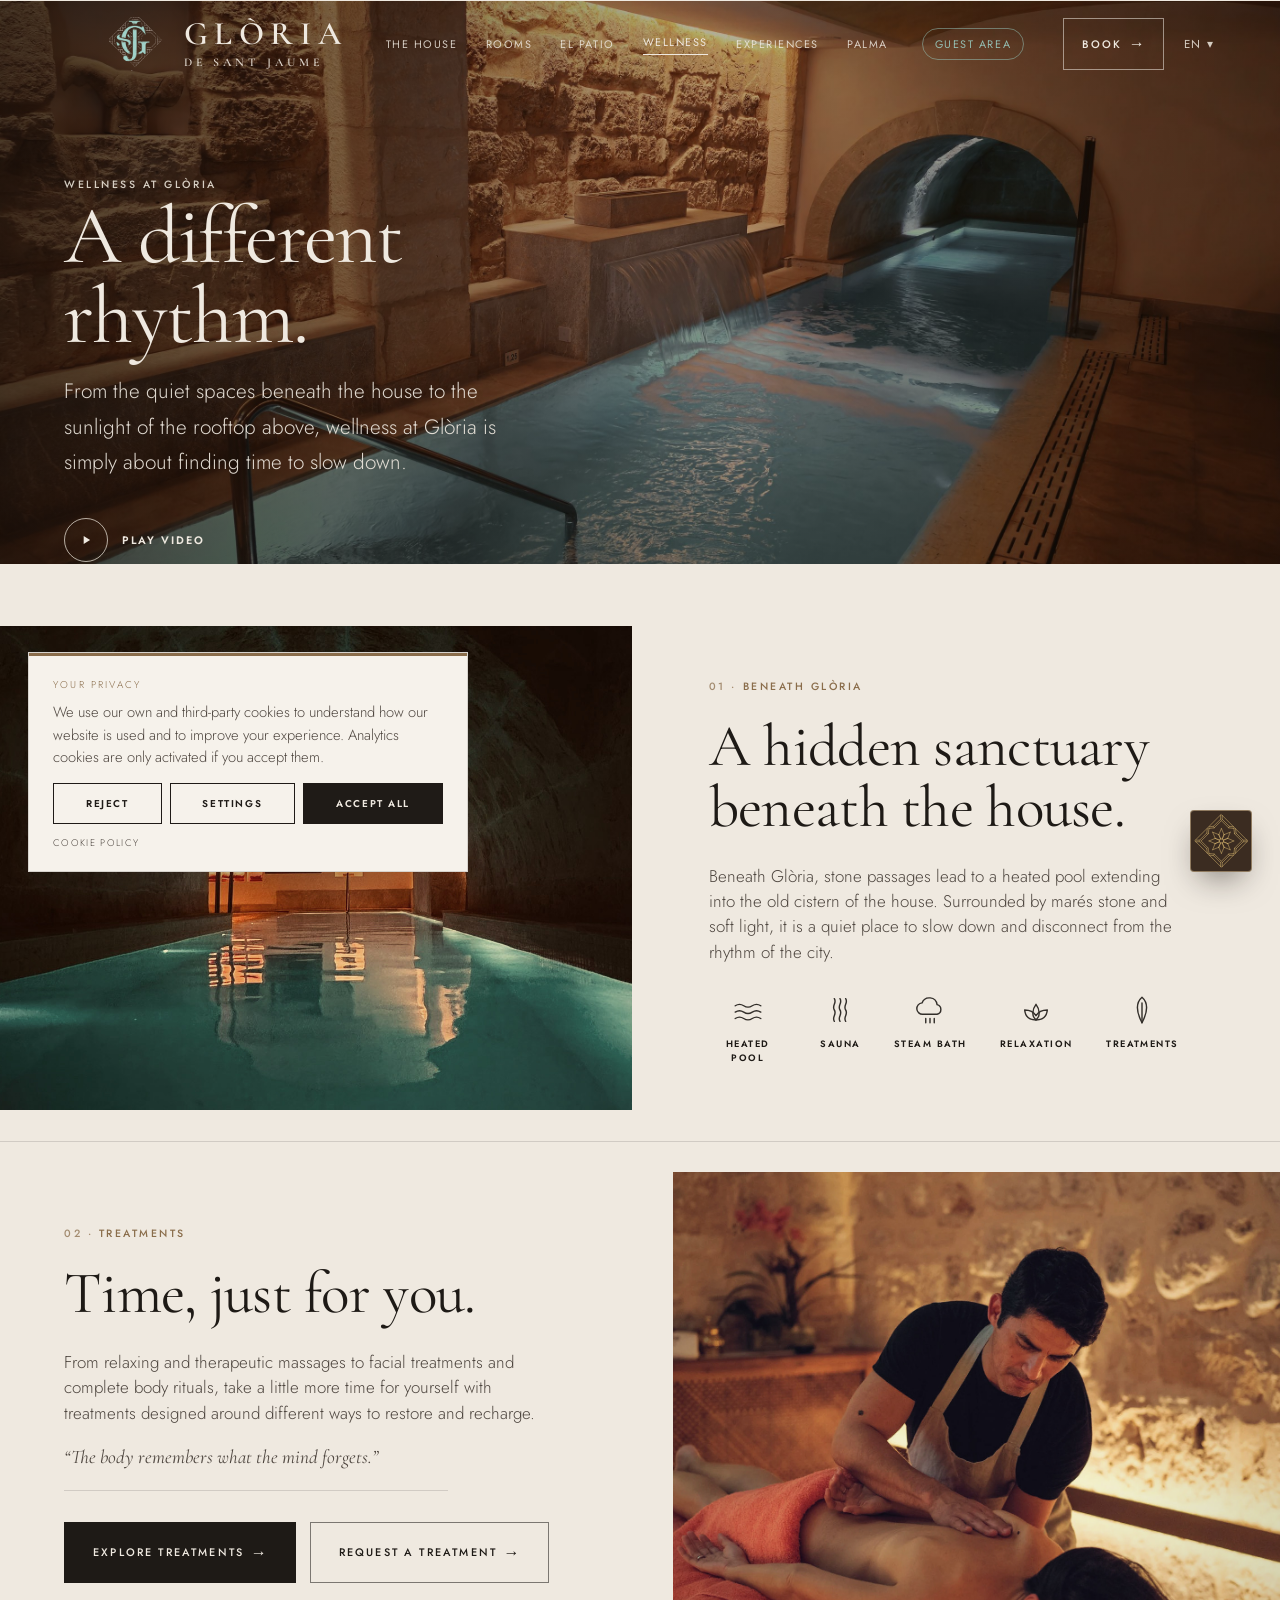
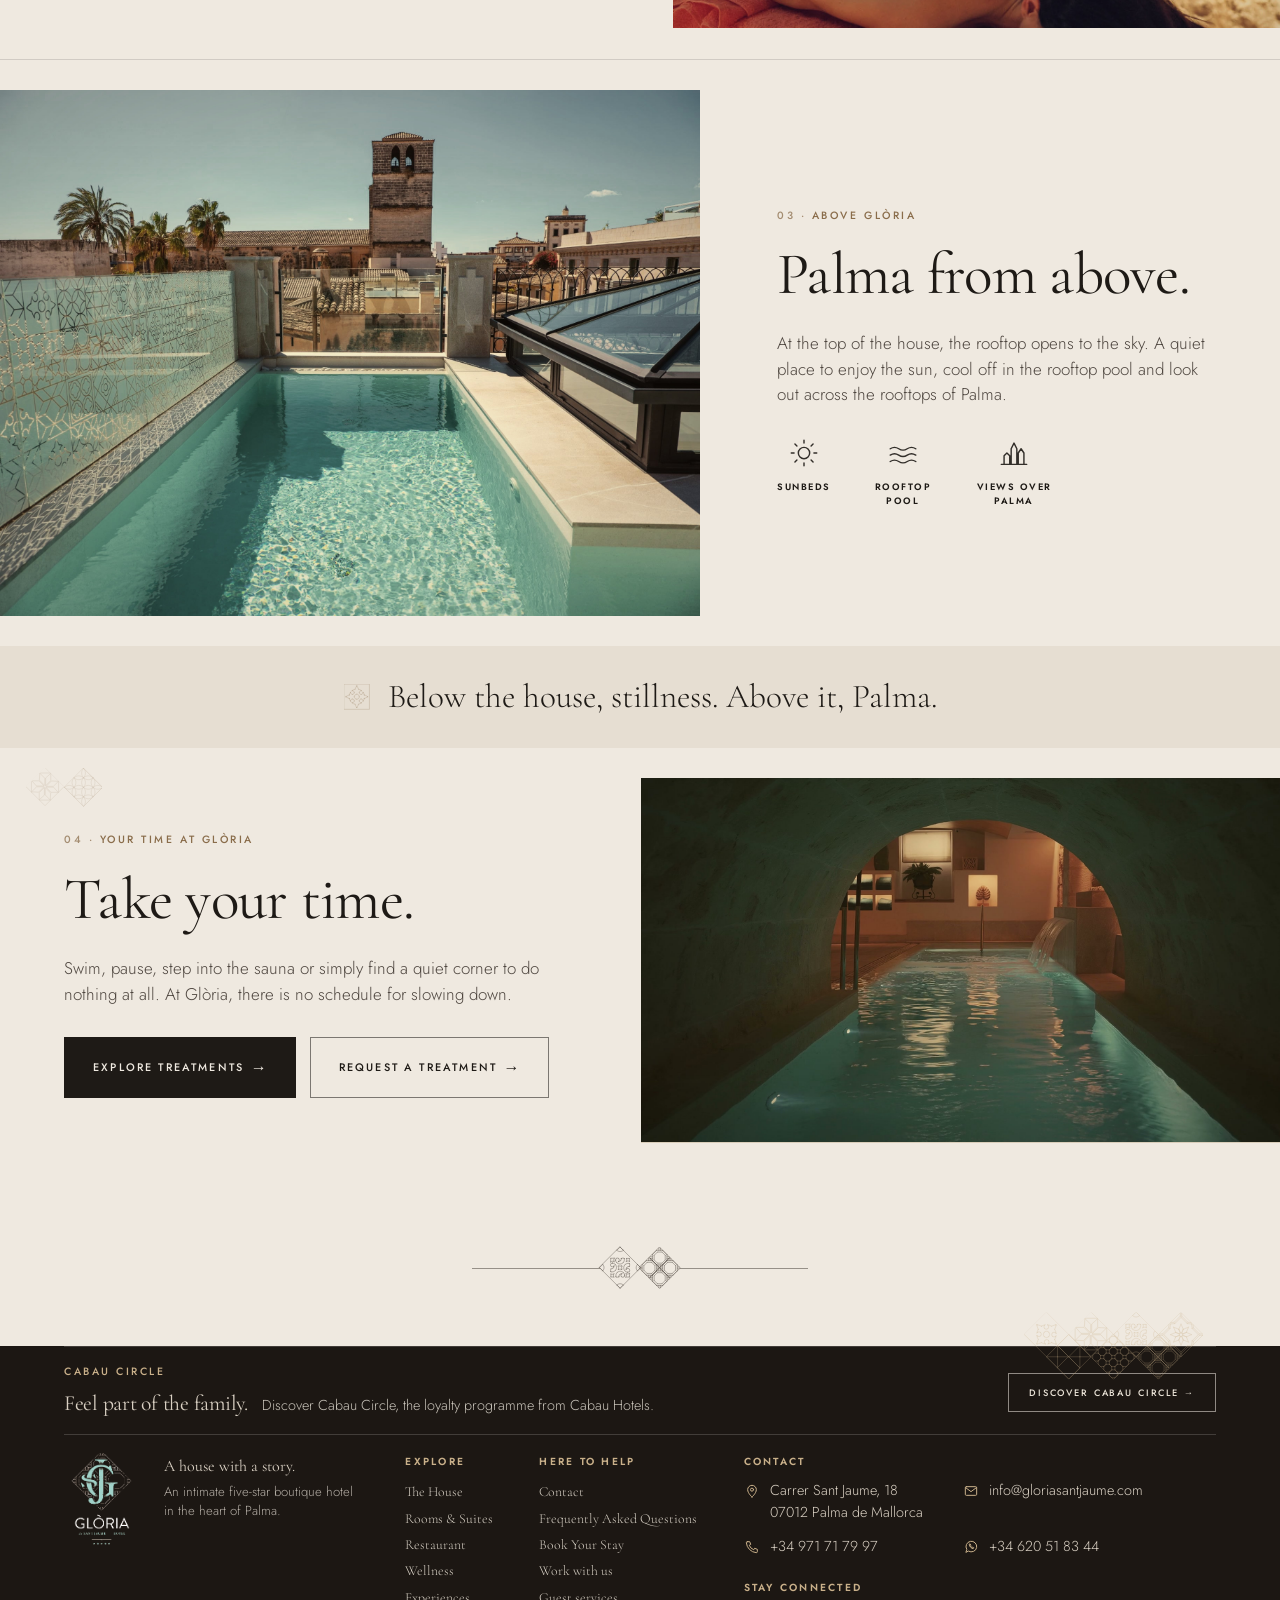
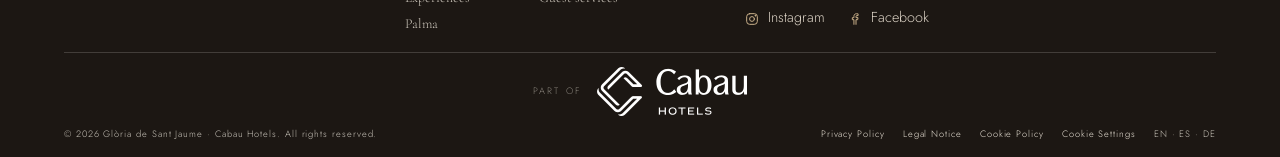
<file: wellness.html>
<!doctype html>
<html lang="en">
<head>
<meta charset="utf-8">
<meta name="viewport" content="width=device-width, initial-scale=1, viewport-fit=cover">
<meta name="robots" content="noindex,nofollow">
<title>Wellness · Glòria de Sant Jaume</title>
<meta name="description" content="Wellness at Glòria — a heated pool in the historic cistern beneath the house, sauna, steam bath, treatments and a rooftop pool over Palma.">
<link rel="icon" type="image/png" sizes="64x64" href="img/favicon.png?v=02558355">
<link rel="apple-touch-icon" href="img/apple-touch-icon.png?v=4d293441">
<meta name="theme-color" content="#534134">
<link rel="preconnect" href="https://fonts.googleapis.com">
<link rel="preconnect" href="https://fonts.gstatic.com" crossorigin>
<link rel="stylesheet" href="https://fonts.googleapis.com/css2?family=Cormorant+Garamond:ital,wght@0,400;0,500;0,600;1,400;1,500&family=Jost:wght@300;400;500;600&display=swap">
<link rel="stylesheet" href="css/styles.css?v=75">
<link rel="stylesheet" href="css/concierge.css?v=3">
<link rel="stylesheet" href="css/requests.css?v=3">
<link rel="stylesheet" href="css/web2.css?v=3">
<!--seo:start-->
<meta property="og:type" content="website">
<meta property="og:site_name" content="Glòria de Sant Jaume">
<meta property="og:title" content="Wellness · Glòria de Sant Jaume">
<meta property="og:description" content="Wellness at Glòria — a heated pool in the historic cistern beneath the house, sauna, steam bath, treatments and a rooftop pool over Palma.">
<meta property="og:url" content="https://web2.hotelgloria.es/wellness.html">
<meta property="og:image" content="https://web2.hotelgloria.es/img/heated-cistern-pool-spa-hotel-gloria-palma.jpg">
<meta name="twitter:card" content="summary_large_image">
<meta name="twitter:title" content="Wellness · Glòria de Sant Jaume">
<meta name="twitter:description" content="Wellness at Glòria — a heated pool in the historic cistern beneath the house, sauna, steam bath, treatments and a rooftop pool over Palma.">
<meta name="twitter:image" content="https://web2.hotelgloria.es/img/heated-cistern-pool-spa-hotel-gloria-palma.jpg">
<script type="application/ld+json">{"@context": "https://schema.org", "@graph": [{"@type": "WebPage", "@id": "https://web2.hotelgloria.es/wellness.html#webpage", "url": "https://web2.hotelgloria.es/wellness.html", "name": "Wellness · Glòria de Sant Jaume", "description": "Wellness at Glòria — a heated pool in the historic cistern beneath the house, sauna, steam bath, treatments and a rooftop pool over Palma.", "inLanguage": "en", "isPartOf": {"@type": "WebSite", "@id": "https://web2.hotelgloria.es/#website", "url": "https://web2.hotelgloria.es/", "name": "Glòria de Sant Jaume"}, "about": {"@id": "https://web2.hotelgloria.es/#hotel"}, "primaryImageOfPage": {"@type": "ImageObject", "url": "https://web2.hotelgloria.es/img/heated-cistern-pool-spa-hotel-gloria-palma.jpg"}}, {"@type": "BreadcrumbList", "itemListElement": [{"@type": "ListItem", "position": 1, "name": "Glòria de Sant Jaume", "item": "https://web2.hotelgloria.es/"}, {"@type": "ListItem", "position": 2, "name": "Wellness", "item": "https://web2.hotelgloria.es/wellness.html"}]}, {"@type": "Hotel", "@id": "https://web2.hotelgloria.es/#hotel", "name": "Hotel Glòria de Sant Jaume", "url": "https://web2.hotelgloria.es/", "telephone": "+34 971 71 79 97", "email": "info@gloriasantjaume.com", "address": {"@type": "PostalAddress", "streetAddress": "Carrer Sant Jaume, 18", "postalCode": "07012", "addressLocality": "Palma", "addressRegion": "Illes Balears", "addressCountry": "ES"}, "geo": {"@type": "GeoCoordinates", "latitude": 39.5733526, "longitude": 2.6480637}, "starRating": {"@type": "Rating", "ratingValue": "5"}, "brand": {"@type": "Brand", "name": "Cabau Hotels", "url": "https://cabauhotels.com/"}, "sameAs": ["https://www.instagram.com/hotelgloriasantjaume", "https://www.facebook.com/hotelgloriasantjaume"]}, {"@type": "DaySpa", "name": "Spa by Eric at Glòria de Sant Jaume", "image": "https://web2.hotelgloria.es/img/heated-cistern-pool-spa-hotel-gloria-palma.jpg", "address": {"@type": "PostalAddress", "streetAddress": "Carrer Sant Jaume, 18", "postalCode": "07012", "addressLocality": "Palma", "addressRegion": "Illes Balears", "addressCountry": "ES"}, "containedInPlace": {"@id": "https://web2.hotelgloria.es/#hotel"}, "amenityFeature": [{"@type": "LocationFeatureSpecification", "name": "Heated pool in a historic cistern", "value": true}, {"@type": "LocationFeatureSpecification", "name": "Sauna", "value": true}, {"@type": "LocationFeatureSpecification", "name": "Steam bath", "value": true}, {"@type": "LocationFeatureSpecification", "name": "Rooftop pool", "value": true}, {"@type": "LocationFeatureSpecification", "name": "Massages and facials", "value": true}]}]}</script>
<!--seo:end-->
</head>
<body>

<header class="site-header on-hero" id="header">
  <div class="header-in">
    <button class="nav-toggle" aria-label="Menu">☰</button>
    <a class="logo" href="index.html"><img class="emblem emblem-light" src="img/emblem-light.png?v=4a5503ec" alt=""><img class="emblem emblem-dark" src="img/emblem-dark.png?v=d326d00e" alt=""><span class="txt"><span class="l1">GLÒRIA</span><span class="l2">de Sant Jaume</span></span></a>
    <nav class="main-nav">
      <a href="the-house.html">The House</a>
      <a href="rooms.html">Rooms</a>
      <a href="el-patio.html">El Patio</a>
      <a href="wellness.html" class="active">Wellness</a>
      <a href="experiences.html">Experiences</a>
      <a href="palma.html">Palma</a>
      <a class="nav-guest" href="guest.html">Guest area</a>
    </nav>
    <div class="header-right"><a class="btn btn-ghost-light" href="index.html#book" data-book>Book</a><span class="lang">EN ▾</span></div>
  </div>
</header>

<!-- HERO -->
<section class="page-hero wl-hero">
  <img fetchpriority="high" class="bg" src="img/heated-cistern-pool-spa-hotel-gloria-palma.jpg?v=354d1984" alt="The heated pool in the old cistern beneath Glòria, spa in Palma">
  <div class="hero-in">
    <span class="eyebrow" style="color:rgba(243,237,226,.85)">Wellness at Glòria</span>
    <h1>A different<br>rhythm.</h1>
    <p class="sub" style="max-width:36ch">From the quiet spaces beneath the house to the sunlight of the rooftop above, wellness at Glòria is simply about finding time to slow down.</p>
    <div class="stack-cta"><a class="exp-play" href="video/wellness-film.mp4?v=e99db438" data-video data-track="wellness_film"><span class="ring"><svg viewBox="0 0 24 24" width="14" height="14" fill="currentColor" aria-hidden="true"><path d="M8 5v14l11-7z"/></svg></span>Play video</a></div>
  </div>
</section>

<!-- 02 BENEATH -->
<section class="section wl-beneath" id="beneath">
  <div class="wrap two-col text-right">
    <div class="imgframe" style="aspect-ratio:4/3;height:100%"><img loading="lazy" decoding="async" src="img/vaulted-cistern-pool-spa-palma.jpg?v=591d0c27" alt="The vaulted cistern pool of the spa at Glòria de Sant Jaume"></div>
    <div>
      <span class="eyebrow">Beneath Glòria</span>
      <h2>A hidden sanctuary<br>beneath the house.</h2>
      <p class="muted">Beneath Glòria, stone passages lead to a heated pool extending into the old cistern of the house. Surrounded by marés stone and soft light, it is a quiet place to slow down and disconnect from the rhythm of the city.</p>
      <ul class="wl-feats"><li><svg viewBox="0 0 24 24" width="30" height="30" fill="none" stroke="currentColor" stroke-width="1" stroke-linecap="round" stroke-linejoin="round" aria-hidden="true"><path d="M3 9c2-1.3 4-1.3 6 0s4 1.3 6 0 4-1.3 6 0M3 13.5c2-1.3 4-1.3 6 0s4 1.3 6 0 4-1.3 6 0M3 18c2-1.3 4-1.3 6 0s4 1.3 6 0 4-1.3 6 0"/></svg><span>Heated Pool</span></li><li><svg viewBox="0 0 24 24" width="30" height="30" fill="none" stroke="currentColor" stroke-width="1" stroke-linecap="round" stroke-linejoin="round" aria-hidden="true"><path d="M8 20c-2-3 2-5 0-8s2-5 0-8M12 20c-2-3 2-5 0-8s2-5 0-8M16 20c-2-3 2-5 0-8s2-5 0-8"/></svg><span>Sauna</span></li><li><svg viewBox="0 0 24 24" width="30" height="30" fill="none" stroke="currentColor" stroke-width="1" stroke-linecap="round" stroke-linejoin="round" aria-hidden="true"><path d="M7 15a4 4 0 0 1-.6-8 5.5 5.5 0 0 1 10.6 1.2A3.5 3.5 0 0 1 17 15z"/><path d="M9 18v3M12 18v3M15 18v3"/></svg><span>Steam Bath</span></li><li><svg viewBox="0 0 24 24" width="30" height="30" fill="none" stroke="currentColor" stroke-width="1" stroke-linecap="round" stroke-linejoin="round" aria-hidden="true"><path d="M12 19c-3-2.5-3-7 0-11 3 4 3 8.5 0 11z"/><path d="M12 19c-4 0-7.5-2-8-7 3.5 0 6.5 1.5 8 4M12 19c4 0 7.5-2 8-7-3.5 0-6.5 1.5-8 4"/></svg><span>Relaxation</span></li><li><svg viewBox="0 0 24 24" width="30" height="30" fill="none" stroke="currentColor" stroke-width="1" stroke-linecap="round" stroke-linejoin="round" aria-hidden="true"><path d="M12 3c4 3.5 5 8.5 0 18-5-9.5-4-14.5 0-18z"/><path d="M12 7v14"/></svg><span>Treatments</span></li></ul>
    </div>
  </div>
</section>

<!-- 03 TREATMENTS -->
<section class="section wl-treat" style="background:var(--cream-2)">
  <div class="wrap two-col">
    <div>
      <span class="eyebrow">Treatments</span>
      <h2>Time, just for you.</h2>
      <p class="muted">From relaxing and therapeutic massages to facial treatments and complete body rituals, take a little more time for yourself with treatments designed around different ways to restore and recharge.</p>
      <p class="serif-lead wl-quote">“The body remembers what the mind forgets.”</p>
      <div class="stack-cta"><a class="btn btn-dark" href="docs/spa-menu-2026.pdf" target="_blank" rel="noopener" data-track="spa_menu">Explore treatments</a><a class="btn btn-ghost" href="#" role="button" data-request="spa">Request a treatment</a></div>
    </div>
    <div class="imgframe" style="aspect-ratio:4/3;height:100%"><img loading="lazy" decoding="async" src="img/massage-spa-by-eric-hotel-gloria-palma.jpg?v=f0d8fab1" alt="A massage at Spa by Eric, Glòria de Sant Jaume"></div>
  </div>
</section>

<!-- 04 ABOVE -->
<section class="section wl-above">
  <div class="wrap two-col text-right">
    <div class="imgframe" style="aspect-ratio:4/3;height:100%"><img loading="lazy" decoding="async" src="img/rooftop-pool-over-palma-hotel-gloria.jpg?v=63abffdf" alt="The rooftop pool over Palma at Glòria de Sant Jaume"></div>
    <div>
      <span class="eyebrow">Above Glòria</span>
      <h2>Palma from above.</h2>
      <p class="muted">At the top of the house, the rooftop opens to the sky. A quiet place to enjoy the sun, cool off in the rooftop pool and look out across the rooftops of Palma.</p>
      <ul class="wl-feats"><li><svg viewBox="0 0 24 24" width="30" height="30" fill="none" stroke="currentColor" stroke-width="1" stroke-linecap="round" stroke-linejoin="round" aria-hidden="true"><circle cx="12" cy="12" r="4"/><path d="M12 3v2M12 19v2M3 12h2M19 12h2M5.6 5.6l1.4 1.4M17 17l1.4 1.4M5.6 18.4 7 17M17 7l1.4-1.4"/></svg><span>Sunbeds</span></li><li><svg viewBox="0 0 24 24" width="30" height="30" fill="none" stroke="currentColor" stroke-width="1" stroke-linecap="round" stroke-linejoin="round" aria-hidden="true"><path d="M3 9c2-1.3 4-1.3 6 0s4 1.3 6 0 4-1.3 6 0M3 13.5c2-1.3 4-1.3 6 0s4 1.3 6 0 4-1.3 6 0M3 18c2-1.3 4-1.3 6 0s4 1.3 6 0 4-1.3 6 0"/></svg><span>Rooftop Pool</span></li><li><svg viewBox="0 0 24 24" width="30" height="30" fill="none" stroke="currentColor" stroke-width="1" stroke-linecap="round" stroke-linejoin="round" aria-hidden="true"><path d="M3 20h18M5 20v-6l2-2 2 2v6M10 20V9l2-4 2 4v11M15 20v-8l2-3 2 3v8"/></svg><span>Views over Palma</span></li></ul>
    </div>
  </div>
</section>

<!-- quote band -->
<div class="quote-band"><span class="orn-tile"><svg class="tile" aria-hidden="true" xmlns="http://www.w3.org/2000/svg" viewBox="-0.5 -0.5 37.3 37.3" fill="none" stroke="currentColor" stroke-linecap="round" stroke-linejoin="round"><path d="M14.19 17.75C14.19 15.72 15.84 14.07 17.87 14.07M17.87 14.07C19.9 14.07 21.55 15.72 21.55 17.75M21.55 17.75C21.55 19.79 19.9 21.43 17.87 21.43M17.87 21.43C15.84 21.43 14.19 19.79 14.19 17.75M20.33 28.55C21.99 28.17 23.51 27.42 24.8 26.39M24.8 26.39C24.59 26.44 24.37 26.47 24.14 26.47M24.14 26.47C22.62 26.47 21.38 25.23 21.38 23.71M21.38 23.71C21.38 22.19 22.62 20.95 24.14 20.95M24.14 20.95C25.66 20.95 26.9 22.19 26.9 23.71M26.9 23.71C26.9 23.89 26.88 24.06 26.85 24.23M26.85 24.23C27.7 23.05 28.33 21.7 28.66 20.23M28.66 20.23L28.66 20.24M28.66 20.24C30.88 19.92 33.46 17.76 33.46 17.76M33.46 17.76L33.46 17.75M33.46 17.75L33.46 17.75M33.46 17.75C33.46 17.75 30.88 15.58 28.66 15.27M28.66 15.27L28.66 15.27M28.66 15.27C28.33 13.81 27.7 12.46 26.85 11.28M26.85 11.28C26.88 11.45 26.9 11.62 26.9 11.8M26.9 11.8C26.9 13.32 25.66 14.56 24.14 14.56M24.14 14.56C22.62 14.56 21.38 13.32 21.38 11.8M21.38 11.8C21.38 10.28 22.62 9.04 24.14 9.04M24.14 9.04C24.37 9.04 24.59 9.07 24.8 9.12M24.8 9.12C23.51 8.09 21.99 7.34 20.33 6.96M20.33 6.96C19.95 4.78 17.88 2.31 17.88 2.31M17.88 2.31L17.87 2.31M17.87 2.31L17.86 2.31M17.86 2.31C17.86 2.31 15.79 4.78 15.41 6.96M15.41 6.96C13.75 7.34 12.23 8.09 10.94 9.12M10.94 9.12C11.15 9.07 11.38 9.04 11.6 9.04M11.6 9.04C13.13 9.04 14.36 10.28 14.36 11.8M14.36 11.8C14.36 13.32 13.13 14.56 11.6 14.56M11.6 14.56C10.08 14.56 8.84 13.32 8.84 11.8M8.84 11.8C8.84 11.62 8.86 11.45 8.89 11.28M8.89 11.28C8.04 12.46 7.42 13.81 7.08 15.27M7.08 15.27L7.08 15.27M7.08 15.27C4.86 15.58 2.28 17.75 2.28 17.75M2.28 17.75L2.28 17.75M2.28 17.75L2.28 17.76M2.28 17.76C2.28 17.76 4.86 19.92 7.08 20.24M7.08 20.24L7.08 20.23M7.08 20.23C7.42 21.7 8.04 23.05 8.89 24.23M8.89 24.23C8.86 24.06 8.84 23.89 8.84 23.71M8.84 23.71C8.84 22.19 10.08 20.95 11.6 20.95M11.6 20.95C13.13 20.95 14.36 22.19 14.36 23.71M14.36 23.71C14.36 25.23 13.13 26.47 11.6 26.47M11.6 26.47C11.38 26.47 11.15 26.44 10.94 26.39M10.94 26.39C12.23 27.42 13.75 28.17 15.41 28.55M15.41 28.55C15.79 30.73 17.86 33.2 17.86 33.2M17.86 33.2L17.87 33.2M17.87 33.2L17.88 33.2M17.88 33.2C17.88 33.2 19.95 30.73 20.33 28.55" stroke-width="0.47"/><path d="M-0.2 -0.36h36.21v36.21h-36.21z" stroke-width="0.47"/></svg></span><p>Below the house, stillness. Above it, Palma.</p></div>

<!-- 05 TAKE YOUR TIME -->
<section class="section wl-take">
  <span class="brand-orn orn-tl" aria-hidden="true"><svg viewBox="0 0 102.7 51.3" fill="none" stroke="currentColor" stroke-width=".6" stroke-linecap="round" stroke-linejoin="round" aria-hidden="true"><defs><clipPath id="oc1"><rect x="-0.45" y="-0.45" width="37.1" height="37.1"/></clipPath></defs><g clip-path="url(#oc1)" transform="translate(25.7 25.7) rotate(45) translate(-18.15 -18.15)"><path d="M24.67 0.48 L18.14 6.32 L18.14 16.53 L24.67 10z" stroke-width="0.47"/><path d="M34.73 10.72 L25.98 10.24 L18.76 17.45 L28 17.45z" stroke-width="0.47"/><path d="M34.61 25.08 L28.76 18.55 L18.55 18.55 L25.08 25.08z" stroke-width="0.47"/><path d="M24.37 35.14 L24.85 26.39 L17.63 19.17 L17.63 28.4z" stroke-width="0.47"/><path d="M10.01 35.01 L16.54 29.17 L16.54 18.96 L10.01 25.49z" stroke-width="0.47"/><path d="M-0.05 24.77 L8.7 25.25 L15.92 18.04 L6.68 18.04z" stroke-width="0.47"/><path d="M0.08 10.41 L5.92 16.94 L16.13 16.94 L9.6 10.41z" stroke-width="0.47"/><path d="M10.32 0.35 L9.83 9.1 L17.05 16.32 L17.05 7.09z" stroke-width="0.47"/><path d="M-0.77 -0.36h36.21v36.21h-36.21z" stroke-width="0.47"/><path d="M24.85 -0.36L35.45 10.24" stroke-width="0.47"/><path d="M24.85 35.85L35.45 25.25" stroke-width="0.47"/><path d="M9.83 35.85L-0.77 25.25" stroke-width="0.47"/><path d="M9.83 -0.36L-0.77 10.24" stroke-width="0.47"/></g><g clip-path="url(#oc1)" transform="translate(77.0 25.7) rotate(45) translate(-18.15 -18.15)"><path d="M27.26 9.27C22.28 9.27 18.23 5.23 18.23 0.24M18.23 0.24C18.23 -4.74 22.28 -8.79 27.26 -8.79M27.26 -8.79C32.25 -8.79 36.29 -4.74 36.29 0.24M36.29 0.24C36.29 5.23 32.25 9.27 27.26 9.27" stroke-width="0.47"/><path d="M27.22 27.32C22.24 27.32 18.19 23.28 18.19 18.3M18.19 18.3C18.19 13.31 22.24 9.27 27.22 9.27M27.22 9.27C32.2 9.27 36.25 13.31 36.25 18.3M36.25 18.3C36.25 23.28 32.2 27.32 27.22 27.32" stroke-width="0.47"/><path d="M27.22 45.38C22.24 45.38 18.19 41.34 18.19 36.35M18.19 36.35C18.19 31.36 22.24 27.32 27.22 27.32M27.22 27.32C32.2 27.32 36.25 31.36 36.25 36.35M36.25 36.35C36.25 41.34 32.2 45.38 27.22 45.38" stroke-width="0.47"/><path d="M9.21 9.27C4.22 9.27 0.18 5.23 0.18 0.24M0.18 0.24C0.18 -4.74 4.22 -8.79 9.21 -8.79M9.21 -8.79C14.19 -8.79 18.23 -4.74 18.23 0.24M18.23 0.24C18.23 5.23 14.19 9.27 9.21 9.27" stroke-width="0.47"/><path d="M9.17 27.32C4.18 27.32 0.14 23.28 0.14 18.3M0.14 18.3C0.14 13.31 4.18 9.27 9.17 9.27M9.17 9.27C14.15 9.27 18.19 13.31 18.19 18.3M18.19 18.3C18.19 23.28 14.15 27.32 9.17 27.32" stroke-width="0.47"/><path d="M9.17 45.38C4.18 45.38 0.14 41.34 0.14 36.35M0.14 36.35C0.14 31.36 4.18 27.32 9.17 27.32M9.17 27.32C14.15 27.32 18.19 31.36 18.19 36.35M18.19 36.35C18.19 41.34 14.15 45.38 9.17 45.38" stroke-width="0.47"/><path d="M18.21 18.3C13.23 18.3 9.19 14.25 9.19 9.27M9.19 9.27C9.19 4.28 13.23 0.24 18.21 0.24M18.21 0.24C23.2 0.24 27.24 4.28 27.24 9.27M27.24 9.27C27.24 14.25 23.2 18.3 18.21 18.3" stroke-width="0.47"/><path d="M18.17 36.35C13.19 36.35 9.15 32.31 9.15 27.32M9.15 27.32C9.15 22.34 13.19 18.3 18.17 18.3M18.17 18.3C23.16 18.3 27.2 22.34 27.2 27.32M27.2 27.32C27.2 32.31 23.16 36.35 18.17 36.35" stroke-width="0.47"/><path d="M0.16 18.3C-4.83 18.3 -8.87 14.25 -8.87 9.27M-8.87 9.27C-8.87 4.28 -4.83 0.24 0.16 0.24M0.16 0.24C5.14 0.24 9.19 4.28 9.19 9.27M9.19 9.27C9.19 14.25 5.14 18.3 0.16 18.3" stroke-width="0.47"/><path d="M0.12 36.35C-4.87 36.35 -8.91 32.31 -8.91 27.32M-8.91 27.32C-8.91 22.34 -4.87 18.3 0.12 18.3M0.12 18.3C5.1 18.3 9.14 22.34 9.14 27.32M9.14 27.32C9.14 32.31 5.1 36.35 0.12 36.35" stroke-width="0.47"/><path d="M36.27 18.3C31.28 18.3 27.24 14.25 27.24 9.27M27.24 9.27C27.24 4.28 31.28 0.24 36.27 0.24M36.27 0.24C41.25 0.24 45.29 4.28 45.29 9.27M45.29 9.27C45.29 14.25 41.25 18.3 36.27 18.3" stroke-width="0.47"/><path d="M36.23 36.35C31.24 36.35 27.2 32.31 27.2 27.32M27.2 27.32C27.2 22.34 31.24 18.3 36.23 18.3M36.23 18.3C41.21 18.3 45.25 22.34 45.25 27.32M45.25 27.32C45.25 32.31 41.21 36.35 36.23 36.35" stroke-width="0.47"/><path d="M0.09 0.19h36.21v36.21h-36.21z" stroke-width="0.47"/><path d="M0.09 0.19h36.21v36.21h-36.21z" stroke-width="0.47"/></g></svg></span><!--/orn-->
  <div class="wrap two-col">
    <div>
      <span class="eyebrow">Your Time at Glòria</span>
      <h2>Take your time.</h2>
      <p class="muted">Swim, pause, step into the sauna or simply find a quiet corner to do nothing at all. At Glòria, there is no schedule for slowing down.</p>
      <div class="stack-cta"><a class="btn btn-dark" href="docs/spa-menu-2026.pdf" target="_blank" rel="noopener" data-track="spa_menu">Explore treatments</a><a class="btn btn-ghost" href="#" role="button" data-request="spa">Request a treatment</a></div>
    </div>
    <div class="imgframe" style="aspect-ratio:4/3;height:100%"><video class="wl-take-video" src="video/wellness-take-your-time.mp4?v=928d4d9b" poster="img/cistern-pool-spa-hotel-gloria-poster.jpg?v=6753cd22" muted loop playsinline autoplay preload="metadata" aria-label="The pool in the old cistern beneath Glòria"></video></div>
  </div>
</section>


<div class="tr-band" aria-hidden="true"><div class="tile-rule tr-pair"><span class="d"><svg aria-hidden="true" focusable="false" xmlns="http://www.w3.org/2000/svg" viewBox="-0.5 -0.5 37.3 37.3" fill="none" stroke="currentColor" stroke-linecap="round" stroke-linejoin="round"><path d="M-0.17 -0.36h36.21v36.21h-36.21z" stroke-width="0.47"/><path d="M24.81 14.05C24.74 13.81 24.69 13.56 24.69 13.3M24.69 13.3C24.69 11.98 25.77 10.9 27.09 10.9M27.09 10.9C28.42 10.9 29.49 11.98 29.49 13.3M29.49 13.3C29.49 14.07 29.14 14.74 28.58 15.18M28.58 15.18L28.58 15.19M28.58 15.19C27.64 15.94 26.43 16.39 25.12 16.39M25.12 16.39C22.06 16.39 19.57 13.91 19.57 10.84M19.57 10.84C19.57 8.76 20.73 6.94 22.43 5.99M22.43 5.99L22.44 5.99M22.44 5.99C23.71 6.33 24.68 7.37 24.93 8.67M24.93 8.67L24.93 8.67M24.93 8.67C24.13 9.31 23.61 10.3 23.61 11.41M23.61 11.41C23.61 12.46 24.07 13.41 24.81 14.05" stroke-width="0.47"/><path d="M24.81 21.45C24.74 21.68 24.69 21.93 24.69 22.19M24.69 22.19C24.69 23.52 25.77 24.59 27.09 24.59M27.09 24.59C28.42 24.59 29.49 23.52 29.49 22.19M29.49 22.19C29.49 21.43 29.14 20.75 28.58 20.31M28.58 20.31L28.58 20.31M28.58 20.31C27.64 19.55 26.43 19.1 25.12 19.1M25.12 19.1C22.06 19.1 19.57 21.59 19.57 24.65M19.57 24.65C19.57 26.74 20.73 28.56 22.43 29.51M22.43 29.51L22.44 29.51M22.44 29.51C23.71 29.16 24.68 28.13 24.93 26.83M24.93 26.83L24.93 26.83M24.93 26.83C24.13 26.19 23.61 25.2 23.61 24.09M23.61 24.09C23.61 23.03 24.07 22.09 24.81 21.45" stroke-width="0.47"/><path d="M31.29 21.14C31.2 19.46 29.98 18.07 28.37 17.75M28.37 17.75C29.98 17.43 31.2 16.04 31.29 14.35M31.29 14.35L34.34 17.74M34.34 17.74L31.29 21.14" stroke-width="0.47"/><path d="M17.65 14.82L18.22 14.82M18.22 14.82C18.55 16.1 19.55 17.1 20.83 17.43M20.83 17.43L20.83 18.07M20.83 18.07C19.55 18.4 18.55 19.41 18.22 20.68M18.22 20.68L17.65 20.68M17.65 20.68C17.32 19.41 16.32 18.4 15.04 18.07M15.04 18.07L15.04 17.43M15.04 17.43C16.32 17.1 17.32 16.1 17.65 14.82" stroke-width="0.47"/><path d="M11.06 21.45C11.13 21.68 11.18 21.93 11.18 22.19M11.18 22.19C11.18 23.52 10.1 24.59 8.78 24.59M8.78 24.59C7.45 24.59 6.38 23.52 6.38 22.19M6.38 22.19C6.38 21.43 6.73 20.75 7.29 20.31M7.29 20.31L7.29 20.31M7.29 20.31C8.23 19.55 9.44 19.1 10.75 19.1M10.75 19.1C13.81 19.1 16.3 21.59 16.3 24.65M16.3 24.65C16.3 26.74 15.14 28.56 13.44 29.51M13.44 29.51L13.43 29.51M13.43 29.51C12.16 29.16 11.19 28.13 10.94 26.83M10.94 26.83C11.75 26.19 12.26 25.2 12.26 24.09M12.26 24.09C12.26 23.03 11.8 22.09 11.06 21.45" stroke-width="0.47"/><path d="M11.06 14.05C11.13 13.81 11.18 13.56 11.18 13.3M11.18 13.3C11.18 11.98 10.1 10.9 8.78 10.9M8.78 10.9C7.45 10.9 6.38 11.98 6.38 13.3M6.38 13.3C6.38 14.07 6.73 14.74 7.29 15.18M7.29 15.18L7.29 15.19M7.29 15.19C8.23 15.94 9.44 16.39 10.75 16.39M10.75 16.39C13.81 16.39 16.3 13.91 16.3 10.84M16.3 10.84C16.3 8.76 15.14 6.94 13.44 5.99M13.44 5.99L13.43 5.99M13.43 5.99C12.16 6.33 11.19 7.37 10.94 8.67M10.94 8.67L10.94 8.67M10.94 8.67C11.75 9.31 12.26 10.3 12.26 11.41M12.26 11.41C12.26 12.46 11.8 13.41 11.06 14.05" stroke-width="0.47"/><path d="M4.58 14.35C4.67 16.04 5.89 17.42 7.51 17.75M7.51 17.75C5.89 18.07 4.67 19.46 4.58 21.14M4.58 21.14L1.53 17.75M1.53 17.75L4.58 14.35" stroke-width="0.47"/><path d="M17.94 1.53L20.67 3.92M20.67 3.92C19.3 4.3 18.22 5.43 17.93 6.84M17.93 6.84C17.66 5.52 16.71 4.46 15.47 4.01M15.47 4.01L17.94 1.53" stroke-width="0.47"/><path d="M15.47 31.48C16.71 31.03 17.66 29.97 17.93 28.65M17.93 28.65C18.22 30.06 19.3 31.19 20.67 31.57M20.67 31.57L17.94 33.96M17.94 33.96L15.47 31.48" stroke-width="0.47"/><path d="M-0.17 30.15C2.97 30.15 5.53 32.71 5.53 35.85M5.53 35.85L-0.17 35.85M-0.17 35.85L-0.17 30.15" stroke-width="0.47"/><path d="M-0.17 5.34C2.97 5.34 5.53 2.78 5.53 -0.36M5.53 -0.36L-0.17 -0.36M-0.17 -0.36L-0.17 5.34" stroke-width="0.47"/><path d="M36.04 5.34C32.9 5.34 30.35 2.78 30.35 -0.36M30.35 -0.36L36.04 -0.36M36.04 -0.36L36.04 5.34" stroke-width="0.47"/><path d="M36.04 30.15C32.9 30.15 30.35 32.71 30.35 35.85M30.35 35.85L36.04 35.85M36.04 35.85L36.04 30.15" stroke-width="0.47"/></svg></span><span class="d"><svg aria-hidden="true" focusable="false" xmlns="http://www.w3.org/2000/svg" viewBox="-0.5 -0.5 37.3 37.3" fill="none" stroke="currentColor" stroke-linecap="round" stroke-linejoin="round"><path d="M35.9 13.03L35.9 5.53M35.9 5.53L30.6 0.22M30.6 0.22L23.1 0.22M23.1 0.22L17.8 5.53M17.8 5.53L17.8 13.03M17.8 13.03L23.1 18.33M23.1 18.33L30.6 18.33M30.6 18.33L35.9 13.03" stroke-width="0.47"/><path d="M33.73 12.13L33.73 6.43M33.73 6.43L29.7 2.4M29.7 2.4L24 2.4M24 2.4L19.97 6.43M19.97 6.43L19.97 12.13M19.97 12.13L24 16.16M24 16.16L29.7 16.16M29.7 16.16L33.73 12.13" stroke-width="0.47"/><path d="M33.99 14.94L35.9 16.85" stroke-width="0.47"/><path d="M34.42 18.33L32.51 16.42" stroke-width="0.47"/><path d="M32.51 2.13L34.42 0.22" stroke-width="0.47"/><path d="M35.9 1.71L33.99 3.62" stroke-width="0.47"/><path d="M19.71 3.62L17.8 1.71" stroke-width="0.47"/><path d="M19.28 0.22L21.19 2.13" stroke-width="0.47"/><path d="M21.19 16.42L19.28 18.33" stroke-width="0.47"/><path d="M17.8 16.85L19.71 14.94" stroke-width="0.47"/><path d="M35.9 31.14L35.9 23.64M35.9 23.64L30.6 18.33M30.6 18.33L23.1 18.33M23.1 18.33L17.8 23.64M17.8 23.64L17.8 31.14M17.8 31.14L23.1 36.44M23.1 36.44L30.6 36.44M30.6 36.44L35.9 31.14" stroke-width="0.47"/><path d="M33.73 30.24L33.73 24.53M33.73 24.53L29.7 20.5M29.7 20.5L24 20.5M24 20.5L19.97 24.53M19.97 24.53L19.97 30.24M19.97 30.24L24 34.27M24 34.27L29.7 34.27M29.7 34.27L33.73 30.24" stroke-width="0.47"/><path d="M33.99 33.05L35.9 34.96" stroke-width="0.47"/><path d="M34.42 36.44L32.51 34.53" stroke-width="0.47"/><path d="M32.51 20.24L34.42 18.33" stroke-width="0.47"/><path d="M35.9 19.82L33.99 21.73" stroke-width="0.47"/><path d="M19.71 21.73L17.8 19.82" stroke-width="0.47"/><path d="M19.28 18.33L21.19 20.24" stroke-width="0.47"/><path d="M21.19 34.53L19.28 36.44" stroke-width="0.47"/><path d="M17.8 34.96L19.71 33.05" stroke-width="0.47"/><path d="M17.8 13.03L17.8 5.53M17.8 5.53L12.49 0.22M12.49 0.22L4.99 0.22M4.99 0.22L-0.31 5.53M-0.31 5.53L-0.31 13.03M-0.31 13.03L4.99 18.33M4.99 18.33L12.49 18.33M12.49 18.33L17.8 13.03" stroke-width="0.47"/><path d="M15.63 12.13L15.63 6.43M15.63 6.43L11.59 2.4M11.59 2.4L5.89 2.4M5.89 2.4L1.86 6.43M1.86 6.43L1.86 12.13M1.86 12.13L5.89 16.16M5.89 16.16L11.59 16.16M11.59 16.16L15.63 12.13" stroke-width="0.47"/><path d="M15.89 14.94L17.8 16.85" stroke-width="0.47"/><path d="M16.31 18.33L14.4 16.42" stroke-width="0.47"/><path d="M14.4 2.13L16.31 0.22" stroke-width="0.47"/><path d="M17.8 1.71L15.89 3.62" stroke-width="0.47"/><path d="M1.6 3.62L-0.31 1.71" stroke-width="0.47"/><path d="M1.17 0.22L3.08 2.13" stroke-width="0.47"/><path d="M3.08 16.42L1.17 18.33" stroke-width="0.47"/><path d="M-0.31 16.85L1.6 14.94" stroke-width="0.47"/><path d="M17.8 31.14L17.8 23.64M17.8 23.64L12.49 18.33M12.49 18.33L4.99 18.33M4.99 18.33L-0.31 23.64M-0.31 23.64L-0.31 31.14M-0.31 31.14L4.99 36.44M4.99 36.44L12.49 36.44M12.49 36.44L17.8 31.14" stroke-width="0.47"/><path d="M15.63 30.24L15.63 24.53M15.63 24.53L11.59 20.5M11.59 20.5L5.89 20.5M5.89 20.5L1.86 24.53M1.86 24.53L1.86 30.24M1.86 30.24L5.89 34.27M5.89 34.27L11.59 34.27M11.59 34.27L15.63 30.24" stroke-width="0.47"/><path d="M15.89 33.05L17.8 34.96" stroke-width="0.47"/><path d="M16.31 36.44L14.4 34.53" stroke-width="0.47"/><path d="M14.4 20.24L16.31 18.33" stroke-width="0.47"/><path d="M17.8 19.82L15.89 21.73" stroke-width="0.47"/><path d="M1.6 21.73L-0.31 19.82" stroke-width="0.47"/><path d="M1.17 18.33L3.08 20.24" stroke-width="0.47"/><path d="M3.08 34.53L1.17 36.44" stroke-width="0.47"/><path d="M-0.31 34.96L1.6 33.05" stroke-width="0.47"/><path d="M17.8 0.23h18.11v18.11h-18.11z" stroke-width="0.47"/><path d="M17.8 18.33h18.11v18.11h-18.11z" stroke-width="0.47"/><path d="M-0.31 0.23h18.11v18.11h-18.11z" stroke-width="0.47"/><path d="M-0.31 18.33h18.11v18.11h-18.11z" stroke-width="0.47"/></svg></span></div></div>

<!-- FOOTER -->
<footer class="footer">
  <span class="brand-orn orn-foot" aria-hidden="true"><svg viewBox="0 0 205.3 77.0" fill="none" stroke="currentColor" stroke-width=".6" stroke-linecap="round" stroke-linejoin="round" aria-hidden="true"><defs><clipPath id="oc2"><rect x="-0.45" y="-0.45" width="37.1" height="37.1"/></clipPath></defs><g clip-path="url(#oc2)" transform="translate(25.7 25.7) rotate(45) translate(-18.15 -18.15)"><path d="M14.19 17.75C14.19 15.72 15.84 14.07 17.87 14.07M17.87 14.07C19.9 14.07 21.55 15.72 21.55 17.75M21.55 17.75C21.55 19.79 19.9 21.43 17.87 21.43M17.87 21.43C15.84 21.43 14.19 19.79 14.19 17.75M20.33 28.55C21.99 28.17 23.51 27.42 24.8 26.39M24.8 26.39C24.59 26.44 24.37 26.47 24.14 26.47M24.14 26.47C22.62 26.47 21.38 25.23 21.38 23.71M21.38 23.71C21.38 22.19 22.62 20.95 24.14 20.95M24.14 20.95C25.66 20.95 26.9 22.19 26.9 23.71M26.9 23.71C26.9 23.89 26.88 24.06 26.85 24.23M26.85 24.23C27.7 23.05 28.33 21.7 28.66 20.23M28.66 20.23L28.66 20.24M28.66 20.24C30.88 19.92 33.46 17.76 33.46 17.76M33.46 17.76L33.46 17.75M33.46 17.75L33.46 17.75M33.46 17.75C33.46 17.75 30.88 15.58 28.66 15.27M28.66 15.27L28.66 15.27M28.66 15.27C28.33 13.81 27.7 12.46 26.85 11.28M26.85 11.28C26.88 11.45 26.9 11.62 26.9 11.8M26.9 11.8C26.9 13.32 25.66 14.56 24.14 14.56M24.14 14.56C22.62 14.56 21.38 13.32 21.38 11.8M21.38 11.8C21.38 10.28 22.62 9.04 24.14 9.04M24.14 9.04C24.37 9.04 24.59 9.07 24.8 9.12M24.8 9.12C23.51 8.09 21.99 7.34 20.33 6.96M20.33 6.96C19.95 4.78 17.88 2.31 17.88 2.31M17.88 2.31L17.87 2.31M17.87 2.31L17.86 2.31M17.86 2.31C17.86 2.31 15.79 4.78 15.41 6.96M15.41 6.96C13.75 7.34 12.23 8.09 10.94 9.12M10.94 9.12C11.15 9.07 11.38 9.04 11.6 9.04M11.6 9.04C13.13 9.04 14.36 10.28 14.36 11.8M14.36 11.8C14.36 13.32 13.13 14.56 11.6 14.56M11.6 14.56C10.08 14.56 8.84 13.32 8.84 11.8M8.84 11.8C8.84 11.62 8.86 11.45 8.89 11.28M8.89 11.28C8.04 12.46 7.42 13.81 7.08 15.27M7.08 15.27L7.08 15.27M7.08 15.27C4.86 15.58 2.28 17.75 2.28 17.75M2.28 17.75L2.28 17.75M2.28 17.75L2.28 17.76M2.28 17.76C2.28 17.76 4.86 19.92 7.08 20.24M7.08 20.24L7.08 20.23M7.08 20.23C7.42 21.7 8.04 23.05 8.89 24.23M8.89 24.23C8.86 24.06 8.84 23.89 8.84 23.71M8.84 23.71C8.84 22.19 10.08 20.95 11.6 20.95M11.6 20.95C13.13 20.95 14.36 22.19 14.36 23.71M14.36 23.71C14.36 25.23 13.13 26.47 11.6 26.47M11.6 26.47C11.38 26.47 11.15 26.44 10.94 26.39M10.94 26.39C12.23 27.42 13.75 28.17 15.41 28.55M15.41 28.55C15.79 30.73 17.86 33.2 17.86 33.2M17.86 33.2L17.87 33.2M17.87 33.2L17.88 33.2M17.88 33.2C17.88 33.2 19.95 30.73 20.33 28.55" stroke-width="0.47"/><path d="M-0.2 -0.36h36.21v36.21h-36.21z" stroke-width="0.47"/></g><g clip-path="url(#oc2)" transform="translate(77.0 25.7) rotate(45) translate(-18.15 -18.15)"><path d="M24.67 0.48 L18.14 6.32 L18.14 16.53 L24.67 10z" stroke-width="0.47"/><path d="M34.73 10.72 L25.98 10.24 L18.76 17.45 L28 17.45z" stroke-width="0.47"/><path d="M34.61 25.08 L28.76 18.55 L18.55 18.55 L25.08 25.08z" stroke-width="0.47"/><path d="M24.37 35.14 L24.85 26.39 L17.63 19.17 L17.63 28.4z" stroke-width="0.47"/><path d="M10.01 35.01 L16.54 29.17 L16.54 18.96 L10.01 25.49z" stroke-width="0.47"/><path d="M-0.05 24.77 L8.7 25.25 L15.92 18.04 L6.68 18.04z" stroke-width="0.47"/><path d="M0.08 10.41 L5.92 16.94 L16.13 16.94 L9.6 10.41z" stroke-width="0.47"/><path d="M10.32 0.35 L9.83 9.1 L17.05 16.32 L17.05 7.09z" stroke-width="0.47"/><path d="M-0.77 -0.36h36.21v36.21h-36.21z" stroke-width="0.47"/><path d="M24.85 -0.36L35.45 10.24" stroke-width="0.47"/><path d="M24.85 35.85L35.45 25.25" stroke-width="0.47"/><path d="M9.83 35.85L-0.77 25.25" stroke-width="0.47"/><path d="M9.83 -0.36L-0.77 10.24" stroke-width="0.47"/></g><g clip-path="url(#oc2)" transform="translate(128.3 25.7) rotate(45) translate(-18.15 -18.15)"><path d="M-0.17 -0.36h36.21v36.21h-36.21z" stroke-width="0.47"/><path d="M24.81 14.05C24.74 13.81 24.69 13.56 24.69 13.3M24.69 13.3C24.69 11.98 25.77 10.9 27.09 10.9M27.09 10.9C28.42 10.9 29.49 11.98 29.49 13.3M29.49 13.3C29.49 14.07 29.14 14.74 28.58 15.18M28.58 15.18L28.58 15.19M28.58 15.19C27.64 15.94 26.43 16.39 25.12 16.39M25.12 16.39C22.06 16.39 19.57 13.91 19.57 10.84M19.57 10.84C19.57 8.76 20.73 6.94 22.43 5.99M22.43 5.99L22.44 5.99M22.44 5.99C23.71 6.33 24.68 7.37 24.93 8.67M24.93 8.67L24.93 8.67M24.93 8.67C24.13 9.31 23.61 10.3 23.61 11.41M23.61 11.41C23.61 12.46 24.07 13.41 24.81 14.05" stroke-width="0.47"/><path d="M24.81 21.45C24.74 21.68 24.69 21.93 24.69 22.19M24.69 22.19C24.69 23.52 25.77 24.59 27.09 24.59M27.09 24.59C28.42 24.59 29.49 23.52 29.49 22.19M29.49 22.19C29.49 21.43 29.14 20.75 28.58 20.31M28.58 20.31L28.58 20.31M28.58 20.31C27.64 19.55 26.43 19.1 25.12 19.1M25.12 19.1C22.06 19.1 19.57 21.59 19.57 24.65M19.57 24.65C19.57 26.74 20.73 28.56 22.43 29.51M22.43 29.51L22.44 29.51M22.44 29.51C23.71 29.16 24.68 28.13 24.93 26.83M24.93 26.83L24.93 26.83M24.93 26.83C24.13 26.19 23.61 25.2 23.61 24.09M23.61 24.09C23.61 23.03 24.07 22.09 24.81 21.45" stroke-width="0.47"/><path d="M31.29 21.14C31.2 19.46 29.98 18.07 28.37 17.75M28.37 17.75C29.98 17.43 31.2 16.04 31.29 14.35M31.29 14.35L34.34 17.74M34.34 17.74L31.29 21.14" stroke-width="0.47"/><path d="M17.65 14.82L18.22 14.82M18.22 14.82C18.55 16.1 19.55 17.1 20.83 17.43M20.83 17.43L20.83 18.07M20.83 18.07C19.55 18.4 18.55 19.41 18.22 20.68M18.22 20.68L17.65 20.68M17.65 20.68C17.32 19.41 16.32 18.4 15.04 18.07M15.04 18.07L15.04 17.43M15.04 17.43C16.32 17.1 17.32 16.1 17.65 14.82" stroke-width="0.47"/><path d="M11.06 21.45C11.13 21.68 11.18 21.93 11.18 22.19M11.18 22.19C11.18 23.52 10.1 24.59 8.78 24.59M8.78 24.59C7.45 24.59 6.38 23.52 6.38 22.19M6.38 22.19C6.38 21.43 6.73 20.75 7.29 20.31M7.29 20.31L7.29 20.31M7.29 20.31C8.23 19.55 9.44 19.1 10.75 19.1M10.75 19.1C13.81 19.1 16.3 21.59 16.3 24.65M16.3 24.65C16.3 26.74 15.14 28.56 13.44 29.51M13.44 29.51L13.43 29.51M13.43 29.51C12.16 29.16 11.19 28.13 10.94 26.83M10.94 26.83C11.75 26.19 12.26 25.2 12.26 24.09M12.26 24.09C12.26 23.03 11.8 22.09 11.06 21.45" stroke-width="0.47"/><path d="M11.06 14.05C11.13 13.81 11.18 13.56 11.18 13.3M11.18 13.3C11.18 11.98 10.1 10.9 8.78 10.9M8.78 10.9C7.45 10.9 6.38 11.98 6.38 13.3M6.38 13.3C6.38 14.07 6.73 14.74 7.29 15.18M7.29 15.18L7.29 15.19M7.29 15.19C8.23 15.94 9.44 16.39 10.75 16.39M10.75 16.39C13.81 16.39 16.3 13.91 16.3 10.84M16.3 10.84C16.3 8.76 15.14 6.94 13.44 5.99M13.44 5.99L13.43 5.99M13.43 5.99C12.16 6.33 11.19 7.37 10.94 8.67M10.94 8.67L10.94 8.67M10.94 8.67C11.75 9.31 12.26 10.3 12.26 11.41M12.26 11.41C12.26 12.46 11.8 13.41 11.06 14.05" stroke-width="0.47"/><path d="M4.58 14.35C4.67 16.04 5.89 17.42 7.51 17.75M7.51 17.75C5.89 18.07 4.67 19.46 4.58 21.14M4.58 21.14L1.53 17.75M1.53 17.75L4.58 14.35" stroke-width="0.47"/><path d="M17.94 1.53L20.67 3.92M20.67 3.92C19.3 4.3 18.22 5.43 17.93 6.84M17.93 6.84C17.66 5.52 16.71 4.46 15.47 4.01M15.47 4.01L17.94 1.53" stroke-width="0.47"/><path d="M15.47 31.48C16.71 31.03 17.66 29.97 17.93 28.65M17.93 28.65C18.22 30.06 19.3 31.19 20.67 31.57M20.67 31.57L17.94 33.96M17.94 33.96L15.47 31.48" stroke-width="0.47"/><path d="M-0.17 30.15C2.97 30.15 5.53 32.71 5.53 35.85M5.53 35.85L-0.17 35.85M-0.17 35.85L-0.17 30.15" stroke-width="0.47"/><path d="M-0.17 5.34C2.97 5.34 5.53 2.78 5.53 -0.36M5.53 -0.36L-0.17 -0.36M-0.17 -0.36L-0.17 5.34" stroke-width="0.47"/><path d="M36.04 5.34C32.9 5.34 30.35 2.78 30.35 -0.36M30.35 -0.36L36.04 -0.36M36.04 -0.36L36.04 5.34" stroke-width="0.47"/><path d="M36.04 30.15C32.9 30.15 30.35 32.71 30.35 35.85M30.35 35.85L36.04 35.85M36.04 35.85L36.04 30.15" stroke-width="0.47"/></g><g clip-path="url(#oc2)" transform="translate(179.7 25.7) rotate(45) translate(-18.15 -18.15)"><path d="M18.15 19.95C16.98 19.95 16.04 19 16.04 17.84M16.04 17.84C16.04 16.67 16.98 15.72 18.15 15.72M18.15 15.72C19.32 15.72 20.26 16.67 20.26 17.84M20.26 17.84C20.26 19 19.32 19.95 18.15 19.95" stroke-width="0.47"/><path d="M0.05 -0.26h36.19v36.19h-36.19z" stroke-width="0.47"/><path d="M20.1 18.64L24.29 20.38M24.29 20.38L30.2 17.84M30.2 17.84L24.29 15.29M24.29 15.29L20.09 17.03" stroke-width="0.47"/><path d="M18.96 19.79L20.69 23.98M20.69 23.98L26.67 26.35M26.67 26.35L24.29 20.38M24.29 20.38L20.1 18.64" stroke-width="0.47"/><path d="M18.96 19.79L20.69 23.98M20.69 23.98L18.15 29.88M18.15 29.88L15.6 23.98M15.6 23.98L17.34 19.79" stroke-width="0.47"/><path d="M17.34 19.79L15.6 23.98M15.6 23.98L9.63 26.35M9.63 26.35L12.1 20.34M12.1 20.34L16.2 18.64" stroke-width="0.47"/><path d="M16.2 18.64L12.11 20.34M12.11 20.34L6.1 17.83M6.1 17.83L12.01 15.29M12.01 15.29L16.19 17.02" stroke-width="0.47"/><path d="M16.19 17.02L12.01 15.29M12.01 15.29L9.63 9.32M9.63 9.32L15.6 11.69M15.6 11.69L17.34 15.88" stroke-width="0.47"/><path d="M17.34 15.88L15.6 11.69M15.6 11.69L18.15 5.79M18.15 5.79L20.69 11.69M20.69 11.69L18.96 15.88" stroke-width="0.47"/><path d="M18.96 15.88L20.69 11.69M20.69 11.69L26.67 9.32M26.67 9.32L24.29 15.29M24.29 15.29L20.09 17.03" stroke-width="0.47"/><path d="M18.15 34.94C14.01 31.78 14 31.78 13.74 31.78M13.74 31.78L4.2 31.78M4.2 31.78L4.2 22.24M4.2 22.24C4.2 22.07 4.14 21.9 4.04 21.76M4.04 21.76L1.04 17.83M1.04 17.83L4.04 13.9M4.04 13.9C4.14 13.77 4.2 13.6 4.2 13.43M4.2 13.43L4.2 3.88M4.2 3.88L13.74 3.88M13.74 3.88C13.92 3.88 14.08 3.83 14.22 3.72M14.22 3.72L18.15 0.72M18.15 0.72L22.08 3.72M22.08 3.72C22.22 3.83 22.38 3.88 22.55 3.88M22.55 3.88L32.1 3.88M32.1 3.88L32.1 13.43M32.1 13.43C32.1 13.6 32.16 13.77 32.26 13.9M32.26 13.9L35.26 17.83M35.26 17.83L32.26 21.76M32.26 21.76C32.16 21.9 32.1 22.07 32.1 22.24M32.1 22.24L32.1 31.78M32.1 31.78L22.55 31.78M22.55 31.78C22.38 31.78 22.22 31.84 22.08 31.95M22.08 31.95L18.15 34.94M36.27 34.85L33.67 32.24M33.67 32.24L33.67 22.5M33.67 22.5L36.24 19.13M36.25 16.55L33.67 13.16M33.67 13.16L33.67 3.43M33.67 3.43L36.25 0.84M35.14 -0.27L32.56 2.32M32.56 2.32L22.82 2.32M22.82 2.32L19.45 -0.26M16.86 -0.26L13.48 2.32M13.48 2.32L3.74 2.32M3.74 2.32L1.16 -0.26M0.06 0.85L2.63 3.43M2.63 3.43L2.63 13.16M2.63 13.16L0.05 16.54M0.05 19.13L2.63 22.5M2.63 22.5L2.63 32.24M2.63 32.24L0.05 34.82M1.16 35.93L3.74 33.35M3.74 33.35L13.48 33.35M13.48 33.35C14.14 33.85 15.89 35.19 16.86 35.93M19.44 35.93L22.82 33.35M22.82 33.35L32.56 33.35M32.56 33.35L35.15 35.94" stroke-width="0.47"/></g><g clip-path="url(#oc2)" transform="translate(51.3 51.3) rotate(45) translate(-18.15 -18.15)"><path d="M-0.31 -0.23h36.21v36.21h-36.21z" stroke-width="0.47"/><path d="M17.8 17.87h18.11v18.11h-18.11z" stroke-width="0.47"/><path d="M-0.31 -0.23h18.11v18.11h-18.11z" stroke-width="0.47"/><path d="M35.9 -0.23L17.8 -0.23M17.8 -0.23L26.85 8.82M26.85 8.82L35.9 -0.23" stroke-width="0.47"/><path d="M17.8 17.87L35.9 17.87M35.9 17.87L26.85 8.82M26.85 8.82L17.8 17.87" stroke-width="0.47"/><path d="M17.8 17.87L-0.31 17.87M-0.31 17.87L8.74 26.93M8.74 26.93L17.8 17.87" stroke-width="0.47"/><path d="M-0.31 35.98L17.8 35.98M17.8 35.98L8.74 26.93M8.74 26.93L-0.31 35.98" stroke-width="0.47"/></g><g clip-path="url(#oc2)" transform="translate(102.7 51.3) rotate(45) translate(-18.15 -18.15)"><path d="M-0.17 0.2h36.21v36.21h-36.21z" stroke-width="0.47"/><path d="M17.8 6.6L17.8 2.85M17.8 2.85L15.14 0.2M15.14 0.2L11.39 0.2M11.39 0.2L8.74 2.85M8.74 2.85L8.74 6.6M8.74 6.6L11.39 9.25M11.39 9.25L15.14 9.25M15.14 9.25L17.8 6.6" stroke-width="0.47"/><path d="M17.8 15.65L17.8 11.9M17.8 11.9L15.14 9.25M15.14 9.25L11.39 9.25M11.39 9.25L8.74 11.9M8.74 11.9L8.74 15.65M8.74 15.65L11.39 18.3M11.39 18.3L15.14 18.3M15.14 18.3L17.8 15.65" stroke-width="0.47"/><path d="M8.74 6.6L8.74 2.85M8.74 2.85L6.13 0.2M6.13 0.2L2.44 0.2M2.44 0.2L-0.17 2.85M-0.17 2.85L-0.17 6.6M-0.17 6.6L2.44 9.25M2.44 9.25L6.13 9.25M6.13 9.25L8.74 6.6" stroke-width="0.47"/><path d="M8.74 15.65L8.74 11.9M8.74 11.9L6.13 9.25M6.13 9.25L2.44 9.25M2.44 9.25L-0.17 11.9M-0.17 11.9L-0.17 15.65M-0.17 15.65L2.44 18.3M2.44 18.3L6.13 18.3M6.13 18.3L8.74 15.65" stroke-width="0.47"/><path d="M17.94 24.71L17.94 20.96M17.94 20.96L15.28 18.3M15.28 18.3L11.53 18.3M11.53 18.3L8.88 20.96M8.88 20.96L8.88 24.71M8.88 24.71L11.53 27.36M11.53 27.36L15.28 27.36M15.28 27.36L17.94 24.71" stroke-width="0.47"/><path d="M17.8 33.76L17.8 30.01M17.8 30.01L15.14 27.36M15.14 27.36L11.39 27.36M11.39 27.36L8.74 30.01M8.74 30.01L8.74 33.76M8.74 33.76L11.39 36.41M11.39 36.41L15.14 36.41M15.14 36.41L17.8 33.76" stroke-width="0.47"/><path d="M8.88 24.71L8.88 20.96M8.88 20.96L6.23 18.3M6.23 18.3L2.48 18.3M2.48 18.3L-0.17 20.96M-0.17 20.96L-0.17 24.71M-0.17 24.71L2.48 27.36M2.48 27.36L6.23 27.36M6.23 27.36L8.88 24.71" stroke-width="0.47"/><path d="M8.74 33.76L8.74 30.01M8.74 30.01L6.13 27.36M6.13 27.36L2.44 27.36M2.44 27.36L-0.17 30.01M-0.17 30.01L-0.17 33.76M-0.17 33.76L2.44 36.41M2.44 36.41L6.13 36.41M6.13 36.41L8.74 33.76" stroke-width="0.47"/><path d="M35.9 6.6L35.9 2.85M35.9 2.85L33.25 0.2M33.25 0.2L29.5 0.2M29.5 0.2L26.85 2.85M26.85 2.85L26.85 6.6M26.85 6.6L29.5 9.25M29.5 9.25L33.25 9.25M33.25 9.25L35.9 6.6" stroke-width="0.47"/><path d="M35.9 15.65L35.9 11.9M35.9 11.9L33.25 9.25M33.25 9.25L29.5 9.25M29.5 9.25L26.85 11.9M26.85 11.9L26.85 15.65M26.85 15.65L29.5 18.3M29.5 18.3L33.25 18.3M33.25 18.3L35.9 15.65" stroke-width="0.47"/><path d="M26.85 6.6L26.85 2.85M26.85 2.85L24.2 0.2M24.2 0.2L20.45 0.2M20.45 0.2L17.8 2.85M17.8 2.85L17.8 6.6M17.8 6.6L20.45 9.25M20.45 9.25L24.2 9.25M24.2 9.25L26.85 6.6" stroke-width="0.47"/><path d="M26.85 15.65L26.85 11.9M26.85 11.9L24.2 9.25M24.2 9.25L20.45 9.25M20.45 9.25L17.8 11.9M17.8 11.9L17.8 15.65M17.8 15.65L20.45 18.3M20.45 18.3L24.2 18.3M24.2 18.3L26.85 15.65" stroke-width="0.47"/><path d="M35.9 24.71L35.9 20.96M35.9 20.96L33.25 18.3M33.25 18.3L29.5 18.3M29.5 18.3L26.85 20.96M26.85 20.96L26.85 24.71M26.85 24.71L29.5 27.36M29.5 27.36L33.25 27.36M33.25 27.36L35.9 24.71" stroke-width="0.47"/><path d="M35.9 33.76L35.9 30.01M35.9 30.01L33.25 27.36M33.25 27.36L29.5 27.36M29.5 27.36L26.85 30.01M26.85 30.01L26.85 33.76M26.85 33.76L29.5 36.41M29.5 36.41L33.25 36.41M33.25 36.41L35.9 33.76" stroke-width="0.47"/><path d="M26.85 24.71L26.85 20.96M26.85 20.96L24.2 18.3M24.2 18.3L20.45 18.3M20.45 18.3L17.8 20.96M17.8 20.96L17.8 24.71M17.8 24.71L20.45 27.36M20.45 27.36L24.2 27.36M24.2 27.36L26.85 24.71" stroke-width="0.47"/><path d="M26.85 33.76L26.85 30.01M26.85 30.01L24.2 27.36M24.2 27.36L20.45 27.36M20.45 27.36L17.8 30.01M17.8 30.01L17.8 33.76M17.8 33.76L20.45 36.41M20.45 36.41L24.2 36.41M24.2 36.41L26.85 33.76" stroke-width="0.47"/></g><g clip-path="url(#oc2)" transform="translate(154.0 51.3) rotate(45) translate(-18.15 -18.15)"><path d="M35.9 13.03L35.9 5.53M35.9 5.53L30.6 0.22M30.6 0.22L23.1 0.22M23.1 0.22L17.8 5.53M17.8 5.53L17.8 13.03M17.8 13.03L23.1 18.33M23.1 18.33L30.6 18.33M30.6 18.33L35.9 13.03" stroke-width="0.47"/><path d="M33.73 12.13L33.73 6.43M33.73 6.43L29.7 2.4M29.7 2.4L24 2.4M24 2.4L19.97 6.43M19.97 6.43L19.97 12.13M19.97 12.13L24 16.16M24 16.16L29.7 16.16M29.7 16.16L33.73 12.13" stroke-width="0.47"/><path d="M33.99 14.94L35.9 16.85" stroke-width="0.47"/><path d="M34.42 18.33L32.51 16.42" stroke-width="0.47"/><path d="M32.51 2.13L34.42 0.22" stroke-width="0.47"/><path d="M35.9 1.71L33.99 3.62" stroke-width="0.47"/><path d="M19.71 3.62L17.8 1.71" stroke-width="0.47"/><path d="M19.28 0.22L21.19 2.13" stroke-width="0.47"/><path d="M21.19 16.42L19.28 18.33" stroke-width="0.47"/><path d="M17.8 16.85L19.71 14.94" stroke-width="0.47"/><path d="M35.9 31.14L35.9 23.64M35.9 23.64L30.6 18.33M30.6 18.33L23.1 18.33M23.1 18.33L17.8 23.64M17.8 23.64L17.8 31.14M17.8 31.14L23.1 36.44M23.1 36.44L30.6 36.44M30.6 36.44L35.9 31.14" stroke-width="0.47"/><path d="M33.73 30.24L33.73 24.53M33.73 24.53L29.7 20.5M29.7 20.5L24 20.5M24 20.5L19.97 24.53M19.97 24.53L19.97 30.24M19.97 30.24L24 34.27M24 34.27L29.7 34.27M29.7 34.27L33.73 30.24" stroke-width="0.47"/><path d="M33.99 33.05L35.9 34.96" stroke-width="0.47"/><path d="M34.42 36.44L32.51 34.53" stroke-width="0.47"/><path d="M32.51 20.24L34.42 18.33" stroke-width="0.47"/><path d="M35.9 19.82L33.99 21.73" stroke-width="0.47"/><path d="M19.71 21.73L17.8 19.82" stroke-width="0.47"/><path d="M19.28 18.33L21.19 20.24" stroke-width="0.47"/><path d="M21.19 34.53L19.28 36.44" stroke-width="0.47"/><path d="M17.8 34.96L19.71 33.05" stroke-width="0.47"/><path d="M17.8 13.03L17.8 5.53M17.8 5.53L12.49 0.22M12.49 0.22L4.99 0.22M4.99 0.22L-0.31 5.53M-0.31 5.53L-0.31 13.03M-0.31 13.03L4.99 18.33M4.99 18.33L12.49 18.33M12.49 18.33L17.8 13.03" stroke-width="0.47"/><path d="M15.63 12.13L15.63 6.43M15.63 6.43L11.59 2.4M11.59 2.4L5.89 2.4M5.89 2.4L1.86 6.43M1.86 6.43L1.86 12.13M1.86 12.13L5.89 16.16M5.89 16.16L11.59 16.16M11.59 16.16L15.63 12.13" stroke-width="0.47"/><path d="M15.89 14.94L17.8 16.85" stroke-width="0.47"/><path d="M16.31 18.33L14.4 16.42" stroke-width="0.47"/><path d="M14.4 2.13L16.31 0.22" stroke-width="0.47"/><path d="M17.8 1.71L15.89 3.62" stroke-width="0.47"/><path d="M1.6 3.62L-0.31 1.71" stroke-width="0.47"/><path d="M1.17 0.22L3.08 2.13" stroke-width="0.47"/><path d="M3.08 16.42L1.17 18.33" stroke-width="0.47"/><path d="M-0.31 16.85L1.6 14.94" stroke-width="0.47"/><path d="M17.8 31.14L17.8 23.64M17.8 23.64L12.49 18.33M12.49 18.33L4.99 18.33M4.99 18.33L-0.31 23.64M-0.31 23.64L-0.31 31.14M-0.31 31.14L4.99 36.44M4.99 36.44L12.49 36.44M12.49 36.44L17.8 31.14" stroke-width="0.47"/><path d="M15.63 30.24L15.63 24.53M15.63 24.53L11.59 20.5M11.59 20.5L5.89 20.5M5.89 20.5L1.86 24.53M1.86 24.53L1.86 30.24M1.86 30.24L5.89 34.27M5.89 34.27L11.59 34.27M11.59 34.27L15.63 30.24" stroke-width="0.47"/><path d="M15.89 33.05L17.8 34.96" stroke-width="0.47"/><path d="M16.31 36.44L14.4 34.53" stroke-width="0.47"/><path d="M14.4 20.24L16.31 18.33" stroke-width="0.47"/><path d="M17.8 19.82L15.89 21.73" stroke-width="0.47"/><path d="M1.6 21.73L-0.31 19.82" stroke-width="0.47"/><path d="M1.17 18.33L3.08 20.24" stroke-width="0.47"/><path d="M3.08 34.53L1.17 36.44" stroke-width="0.47"/><path d="M-0.31 34.96L1.6 33.05" stroke-width="0.47"/><path d="M17.8 0.23h18.11v18.11h-18.11z" stroke-width="0.47"/><path d="M17.8 18.33h18.11v18.11h-18.11z" stroke-width="0.47"/><path d="M-0.31 0.23h18.11v18.11h-18.11z" stroke-width="0.47"/><path d="M-0.31 18.33h18.11v18.11h-18.11z" stroke-width="0.47"/></g></svg></span><!--/orn-->
  <div class="wrap">
    <div class="cabau">
      
      <div><span class="eyebrow">Cabau Circle</span><h3>Feel part of the family.</h3><p class="muted" style="color:rgba(243,237,226,.8)">Discover Cabau Circle, the loyalty programme from Cabau Hotels.</p></div>
      <a class="btn btn-ghost-light" href="https://cabauhotels.com/" target="_blank" rel="noopener">Discover Cabau Circle →</a>
    </div>
    <div class="footer-cols">
      <div class="flogo"><img loading="lazy" decoding="async" class="foot-logo" src="img/logo-light.png?v=b30fa514" alt="Glòria de Sant Jaume · Palma"><div class="line"></div>
        <p class="serif-lead" style="font-size:1.2rem;margin:0 0 6px">A house with a story.</p>
        <p class="muted" style="color:rgba(243,237,226,.7);font-size:.95rem">An intimate five-star boutique hotel in the heart of Palma.</p></div>
      <div><h4>Explore</h4><ul>
        <li><a href="the-house.html">The House</a></li><li><a href="rooms.html">Rooms &amp; Suites</a></li>
        <li><a href="el-patio.html">Restaurant</a></li><li><a href="wellness.html">Wellness</a></li>
        <li><a href="experiences.html">Experiences</a></li><li><a href="palma.html">Palma</a></li></ul></div>
      <div><h4>Here to help</h4><ul>
        <li><a href="#contact">Contact</a></li><li><a href="faq.html">Frequently Asked Questions</a></li>
        <li><a href="index.html#book" data-book>Book Your Stay</a></li><li><a href="careers.html">Work with us</a></li><li><a href="guest.html">Guest services</a></li></ul></div>
      <div id="contact"><h4>Contact</h4>
        <div class="ct-grid">
          <div class="contact-row"><svg class="ci" viewBox="0 0 24 24" width="16" height="16" fill="none" stroke="currentColor" stroke-width="1.5" stroke-linecap="round" stroke-linejoin="round" aria-hidden="true"><path d="M12 21s-6.5-5.6-6.5-11a6.5 6.5 0 0 1 13 0c0 5.4-6.5 11-6.5 11z"/><circle cx="12" cy="10" r="2.3"/></svg><span>Carrer Sant Jaume, 18<br>07012 Palma de Mallorca</span></div>
          <div class="contact-row"><svg class="ci" viewBox="0 0 24 24" width="16" height="16" fill="none" stroke="currentColor" stroke-width="1.5" stroke-linecap="round" stroke-linejoin="round" aria-hidden="true"><rect x="3.5" y="5.5" width="17" height="13" rx="1.5"/><path d="M4 7l8 6 8-6"/></svg><span><a href="mailto:info@gloriasantjaume.com">info@gloriasantjaume.com</a></span></div>
          <div class="contact-row"><svg class="ci" viewBox="0 0 24 24" width="16" height="16" fill="none" stroke="currentColor" stroke-width="1.5" stroke-linecap="round" stroke-linejoin="round" aria-hidden="true"><path d="M5 4h3.5l1.6 4-2.2 1.4a11 11 0 0 0 6.7 6.7l1.4-2.2 4 1.6V19a1.5 1.5 0 0 1-1.6 1.5A16.5 16.5 0 0 1 3.5 5.6 1.5 1.5 0 0 1 5 4z"/></svg><span><a href="tel:+34971717997">+34 971 71 79 97</a></span></div>
          <div class="contact-row"><svg class="ci" viewBox="0 0 24 24" width="16" height="16" fill="none" stroke="currentColor" stroke-width="1.5" stroke-linecap="round" stroke-linejoin="round" aria-hidden="true"><path d="M4.5 19.5l1.2-3.9A8 8 0 1 1 8.6 18.4z"/><path d="M9.3 8.6c.3 2.6 2.9 5.3 5.9 5.9l1-1.3-1.8-.9-.8.7c-1-.4-2.1-1.5-2.6-2.6l.7-.8-.8-1.8z"/></svg><span><a href="https://wa.me/34620518344" target="_blank" rel="noopener" data-track="whatsapp">+34 620 51 83 44</a></span></div>
        </div>
        <h4 class="ct-h">Stay connected</h4>
        <div class="ct-social">
          <a href="https://www.instagram.com/hotelgloriasantjaume" target="_blank" rel="noopener" data-track="instagram"><svg class="ci" viewBox="0 0 24 24" width="16" height="16" fill="none" stroke="currentColor" stroke-width="1.5" stroke-linecap="round" stroke-linejoin="round" aria-hidden="true"><rect x="4" y="4" width="16" height="16" rx="4.5"/><circle cx="12" cy="12" r="3.6"/><circle cx="16.9" cy="7.1" r=".6" fill="currentColor"/></svg><span>Instagram</span></a>
          <a href="https://www.facebook.com/hotelgloriasantjaume" target="_blank" rel="noopener" data-track="facebook"><svg class="ci" viewBox="0 0 24 24" width="16" height="16" fill="none" stroke="currentColor" stroke-width="1.5" stroke-linecap="round" stroke-linejoin="round" aria-hidden="true"><path d="M13.5 20v-7h2.6l.4-3h-3V8.3c0-.9.3-1.4 1.5-1.4h1.6V4.2a20 20 0 0 0-2.4-.1c-2.3 0-3.8 1.4-3.8 4V10H8v3h2.4v7"/></svg><span>Facebook</span></a>
        </div></div>
    </div>
    <div class="cabau-affil"><span class="pa">Part of</span><a href="https://cabauhotels.com/" target="_blank" rel="noopener"><img loading="lazy" decoding="async" src="img/logo-cabau.webp?v=c63f5e16" alt="Cabau Hotels"></a></div>
    <div class="footer-bottom">
      <span>© 2026 Glòria de Sant Jaume · Cabau Hotels. All rights reserved.</span>
      <span class="links"><a href="privacy.html">Privacy Policy</a><a href="legal.html">Legal Notice</a><a href="cookies.html">Cookie Policy</a><a href="#" data-cookie-settings>Cookie Settings</a><span>EN · ES · DE</span></span>
    </div>
  </div>
</footer>

<a class="sticky-book btn btn-dark" href="index.html#book" data-book>Check availability</a>

<script src="js/i18n-data.js?v=24faq"></script>
<script src="js/i18n.js?v=4"></script>
<script src="js/consent.js?v=4"></script>
<script src="js/site.js?v=21g"></script>
<script src="js/concierge.js?v=5t" defer></script>
<script src="js/requests.js?v=7" defer></script>
</body>
</html>
</file>
<file: css/styles.css>
/* =====================================================================
   GLÒRIA DE SANT JAUME — sistema de diseño (réplica del diseño de Lara)
   Fase 1: estructura y estilo fieles al mockup. La marca oficial
   (Karma + Montserrat, marrón #5F4B3C / turquesa #9DD4CA) se aplicará
   en una fase posterior.
   ===================================================================== */

:root{
  /* Paleta cálida editorial (tomada de los mockups) */
  /* Colores oficiales de marca: marron #5F4B3C · turquesa #9DD4CA */
  --cream:      #F3EDE2;   /* fondo principal (esencia calida) */
  --cream-2:    #EBE3D5;   /* seccion alterna */
  --paper:      #F8F3EA;   /* tarjetas claras */
  --ink:        #2B2118;   /* texto principal */
  --muted:      #6E5B49;   /* texto secundario (marron suave) */
  --brown:      #534134;   /* marrón web (2 puntos más oscuro que #5F4B3C de marca) — bandas / footer / botones */
  --brown-2:    #463526;   /* marron profundo */
  --olive:      #3C7E72;   /* turquesa profundo (acento boton/CTA) */
  --teal:       #9DD4CA;   /* MARCA — turquesa (acento) */
  --turq-deep:  #3C7E72;   /* turquesa legible sobre fondo claro */
  --line:       rgba(95,75,60,.18);
  --line-light: rgba(247,242,233,.20);

  --serif: "Karma", Georgia, "Times New Roman", serif;   /* MARCA (Rooney) — titulares + cuerpo */
  --body:  "Karma", Georgia, serif;                        /* MARCA (Rooney) — cuerpo */
  --sans:  "Montserrat", "Segoe UI", system-ui, sans-serif; /* MARCA (Brandon) — labels/nav/UI */

  --wrap: 1180px;
  --gutter: clamp(20px, 5vw, 64px);
  color-scheme: light;
}

*{box-sizing:border-box}
html{scroll-behavior:smooth}
body{
  margin:0;
  background:var(--cream);
  color:var(--ink);
  font-family:var(--body);
  font-size:19px;
  line-height:1.6;
  -webkit-font-smoothing:antialiased;
  text-rendering:optimizeLegibility;
}
img{max-width:100%;display:block}
a{color:inherit;text-decoration:none}
h1,h2,h3,h4{font-family:var(--serif);font-weight:400;margin:0;letter-spacing:-.01em}

/* ---------- utilidades ---------- */
.wrap{max-width:var(--wrap);margin:0 auto;padding-inline:var(--gutter)}
.eyebrow{
  font-family:var(--sans);font-size:.68rem;font-weight:600;
  letter-spacing:.28em;text-transform:uppercase;color:var(--turq-deep);
}
.serif-lead{font-family:var(--serif)}
.muted{color:var(--muted)}
.section{padding-block:clamp(56px,8vw,104px)}
.section h2{font-size:clamp(2rem,4.4vw,3.1rem);line-height:1.05;text-wrap:balance;margin:.35em 0 .5em}
.section p{max-width:46ch}

/* botones */
.btn{
  display:inline-flex;align-items:center;gap:.6em;cursor:pointer;
  font-family:var(--sans);font-size:.7rem;font-weight:600;letter-spacing:.16em;
  text-transform:uppercase;padding:15px 26px;border:1px solid transparent;
  border-radius:1px;transition:background .2s,color .2s,border-color .2s,transform .15s;
}
.btn:hover{transform:translateY(-1px)}
.btn-dark{background:var(--brown);color:var(--cream)}
.btn-dark:hover{background:var(--brown-2)}
.btn-olive{background:var(--olive);color:#fff}
.btn-ghost{border-color:var(--ink);color:var(--ink)}
.btn-ghost:hover{background:var(--ink);color:var(--cream)}
.btn-ghost-light{border-color:rgba(247,242,233,.6);color:var(--cream)}
.btn-ghost-light:hover{background:var(--cream);color:var(--ink)}
.link-arrow{
  font-family:var(--sans);font-size:.7rem;font-weight:600;letter-spacing:.16em;
  text-transform:uppercase;display:inline-flex;align-items:center;gap:.5em;
  border-bottom:1px solid var(--line);padding-bottom:4px;transition:gap .2s,border-color .2s;
}
.link-arrow:hover{gap:.9em;border-color:var(--ink)}

/* marco de foto (placeholder — se sustituira por foto real del hotel) */
.ph{
  position:relative;overflow:hidden;background:
    linear-gradient(135deg,#d9cdb9,#c3b299 60%,#a8927a);
  display:flex;align-items:center;justify-content:center;
}
.ph::after{
  content:attr(data-ph);position:absolute;font-family:var(--sans);
  font-size:.6rem;letter-spacing:.22em;text-transform:uppercase;
  color:rgba(43,33,24,.55);border:1px solid rgba(43,33,24,.3);
  padding:6px 11px;border-radius:1px;background:rgba(248,243,234,.35);
}
.ph.dark{background:linear-gradient(135deg,#4a3c30,#2f251d)}
.ph.dark::after{color:rgba(243,237,226,.7);border-color:rgba(243,237,226,.35);background:rgba(44,34,27,.35)}

/* =====================================================================
   HEADER
   ===================================================================== */
.site-header{
  position:sticky;top:env(safe-area-inset-top,0px);z-index:50;
  background:rgba(243,237,226,.9);backdrop-filter:blur(10px);
  border-bottom:1px solid var(--line);
}
.site-header.on-hero{background:transparent;border-color:transparent;color:var(--cream);backdrop-filter:none;-webkit-backdrop-filter:none}
.header-in{
  max-width:none;margin:0 auto;padding:14px var(--gutter);
  display:flex;align-items:center;justify-content:space-between;gap:clamp(16px,3vw,48px);
}
.logo{font-family:var(--serif);text-align:center;line-height:1;letter-spacing:.02em}
.logo .l1{font-size:1.5rem;letter-spacing:.14em}
.logo .l2{font-family:var(--sans);font-size:.5rem;letter-spacing:.34em;text-transform:uppercase;margin-top:5px;opacity:.85}
.main-nav{display:flex;gap:clamp(16px,2.2vw,40px);align-items:center;flex-wrap:nowrap}
.main-nav a{
  font-family:var(--sans);font-size:.72rem;font-weight:500;letter-spacing:.12em;
  text-transform:uppercase;color:inherit;opacity:.85;transition:opacity .2s;white-space:nowrap;
}
.main-nav a:hover{opacity:1}
.header-right{display:flex;align-items:center;gap:18px}
.lang{font-family:var(--sans);font-size:.72rem;letter-spacing:.12em;text-transform:uppercase;opacity:.85}
.nav-toggle{display:none;background:none;border:none;color:inherit;font-size:1.5rem;cursor:pointer}

/* =====================================================================
   HERO
   ===================================================================== */
.hero{
  position:relative;min-height:88vh;display:flex;align-items:flex-end;
  color:var(--cream);margin-top:-88px;padding-top:88px;
  overflow:hidden;isolation:isolate;background:#33271d;
}
.hero .ph{position:absolute;inset:0;z-index:-1}
.hero-in{max-width:var(--wrap);margin:0 auto;width:100%;padding:0 var(--gutter) clamp(48px,8vh,90px)}
.hero h1{font-size:clamp(3rem,8vw,6rem);line-height:.98;color:var(--cream)}
.hero .sub{font-family:var(--serif);font-size:clamp(1rem,2vw,1.35rem);margin-top:22px;opacity:.92}
.scroll-cue{
  margin-top:34px;width:46px;height:46px;border:1px solid rgba(243,237,226,.6);
  border-radius:50%;display:flex;align-items:center;justify-content:center;font-size:1.1rem;
}

/* barra de reservas */
.booking-bar{
  background:var(--paper);border:1px solid var(--line);
  margin:-38px auto 0;position:relative;z-index:5;max-width:var(--wrap);
  display:flex;flex-wrap:wrap;align-items:stretch;
  box-shadow:0 18px 50px -30px rgba(43,33,24,.5);
}
.booking-bar .field{
  flex:1 1 150px;padding:16px 22px;border-right:1px solid var(--line);
  display:flex;flex-direction:column;gap:3px;
}
.booking-bar .field .k{font-family:var(--sans);font-size:.56rem;letter-spacing:.2em;text-transform:uppercase;color:var(--muted)}
.booking-bar .field .v{font-family:var(--body);font-size:1rem}
.booking-bar .btn{flex:0 0 auto;border-radius:0;padding-inline:34px}
.wrap-offset{margin-inline:var(--gutter)}

/* =====================================================================
   BLOQUES DE CONTENIDO
   ===================================================================== */
.two-col{display:grid;grid-template-columns:1fr 1fr;gap:clamp(30px,5vw,72px);align-items:center}
.two-col.text-right{direction:rtl}
.two-col.text-right>*{direction:ltr}
.stack-cta{display:flex;gap:14px;flex-wrap:wrap;margin-top:30px}

/* THE HOUSE detalle */
.house-grid{display:grid;grid-template-columns:1fr 1fr;grid-template-rows:1fr 1fr;gap:12px}
.house-grid .ph:first-child{grid-row:span 2;aspect-ratio:auto}

/* MUSIC (banda oscura) */
.band{background:var(--brown);color:var(--cream)}
.band .eyebrow,.band .muted{color:rgba(243,237,226,.72)}
.band h2{color:var(--cream)}
.schedule{margin-top:34px;border-top:1px solid var(--line-light)}
.schedule .row{
  display:grid;grid-template-columns:130px 90px 1fr auto;gap:20px;align-items:center;
  padding:17px 0;border-bottom:1px solid var(--line-light);font-family:var(--body);
}
.schedule .row .day{font-family:var(--sans);font-size:.72rem;letter-spacing:.14em;text-transform:uppercase}
.schedule .row .time{font-family:var(--sans);font-size:.8rem;letter-spacing:.08em;justify-self:end;opacity:.85}
.schedule .row .kind{font-size:.78rem;font-family:var(--sans);letter-spacing:.1em;text-transform:uppercase;opacity:.75}

/* WELLNESS split */
.wellness-split{display:grid;grid-template-columns:1fr 1fr}
.wellness-split .pane{position:relative;min-height:460px;display:flex;align-items:center;color:var(--cream)}
.wellness-split .pane .ph{position:absolute;inset:0;z-index:-1}
.wellness-split .pane .inner{padding:clamp(30px,4vw,60px)}
.wellness-split .pane h2{color:var(--cream);font-size:clamp(1.7rem,3vw,2.5rem)}

/* PALMA cards */
.palma-cards{display:grid;grid-template-columns:repeat(3,1fr);gap:22px;margin-top:40px}
.palma-cards .card .ph{aspect-ratio:4/3;margin-bottom:16px}
.palma-cards .card .lab{font-family:var(--serif);font-size:1.2rem;display:flex;justify-content:space-between;align-items:center}

/* REVIEWS */
.reviews{text-align:center}
.reviews .grid{display:grid;grid-template-columns:repeat(3,1fr);gap:0;margin-top:44px}
.reviews .q{padding:0 30px;border-left:1px solid var(--line)}
.reviews .q:first-child{border-left:none}
.reviews blockquote{font-family:var(--serif);font-size:1.15rem;line-height:1.45;margin:0 0 20px}
.reviews .stars{color:#b08d57;letter-spacing:.3em;font-size:.8rem}
.reviews .who{font-family:var(--sans);font-size:.72rem;letter-spacing:.14em;text-transform:uppercase;margin-top:12px}
.reviews .where{font-family:var(--sans);font-size:.62rem;letter-spacing:.12em;text-transform:uppercase;color:var(--muted);margin-top:4px}

/* BOOK DIRECT */
.benefits{display:grid;grid-template-columns:repeat(5,1fr);gap:26px;margin:44px 0}
.benefits .b{text-align:center}
.benefits .b .ico{font-size:1.4rem;color:var(--teal);margin-bottom:12px}
.benefits .b .t{font-family:var(--sans);font-size:.64rem;font-weight:600;letter-spacing:.14em;text-transform:uppercase;margin-bottom:8px}
.benefits .b p{font-size:.9rem;margin:0 auto;color:rgba(243,237,226,.78);max-width:22ch}
.band .booking-bar{background:rgba(248,243,234,.06);border-color:var(--line-light);color:var(--cream);box-shadow:none}
.band .booking-bar .field{border-color:var(--line-light)}
.band .booking-bar .field .k,.band .booking-bar .field .v{color:var(--cream)}

/* CLOSING */
.closing{position:relative;color:var(--cream);text-align:right;min-height:clamp(340px,30vw,440px);display:flex;align-items:center;overflow:hidden;isolation:isolate;background:#33271d}
.closing .ph{position:absolute;inset:0;z-index:-1}
.closing .inner{margin-left:auto;padding:clamp(30px,6vw,90px)}
.closing h2{color:var(--cream);font-size:clamp(2.2rem,5vw,3.6rem)}
.closing .logo{margin-top:24px}

/* =====================================================================
   FOOTER (segun FOOTER.png)
   ===================================================================== */
.footer{background:var(--brown);color:var(--cream)}
.cabau{border:1px solid var(--line-light);border-radius:2px;padding:clamp(24px,4vw,44px);
  display:grid;grid-template-columns:auto 1fr auto;gap:40px;align-items:center;margin:56px 0 20px}
.cabau .cc-logo{font-family:var(--serif);text-align:center;line-height:1;border-right:1px solid var(--line-light);padding-right:40px}
.cabau .cc-logo .cc{font-size:3rem;letter-spacing:.05em}
.cabau .cc-logo .cn{font-family:var(--sans);font-size:.62rem;letter-spacing:.24em;text-transform:uppercase;margin-top:10px}
.cabau .cc-logo .cs{font-family:var(--sans);font-size:.52rem;letter-spacing:.24em;text-transform:uppercase;opacity:.6;margin-top:4px}
.cabau h3{font-size:1.9rem}
.cabau .eyebrow{color:var(--teal)}
.footer-cols{display:grid;grid-template-columns:1.6fr 1fr 1fr 1.2fr;gap:36px;padding:50px 0 30px}
.footer-cols h4{font-family:var(--sans);font-size:.64rem;font-weight:600;letter-spacing:.22em;text-transform:uppercase;color:var(--teal);margin:0 0 18px}
.footer-cols .flogo .l1{font-family:var(--serif);font-size:2.2rem;letter-spacing:.16em}
.footer-cols .flogo .l2{font-family:var(--sans);font-size:.56rem;letter-spacing:.3em;text-transform:uppercase;margin-top:8px;opacity:.8}
.footer-cols .flogo .line{width:44px;height:1px;background:var(--line-light);margin:22px 0 18px}
.footer-cols ul{list-style:none;margin:0;padding:0;display:grid;gap:11px;font-family:var(--serif);font-size:1.05rem}
.footer-cols ul li a{opacity:.9}
.footer-cols ul li a:hover{opacity:1;color:var(--teal)}
.footer-cols .contact-row{display:flex;gap:12px;margin-bottom:12px;font-size:.98rem;align-items:baseline}
.footer-bottom{border-top:1px solid var(--line-light);padding:22px 0 40px;display:flex;
  justify-content:space-between;flex-wrap:wrap;gap:14px;font-family:var(--sans);
  font-size:.68rem;letter-spacing:.1em;color:rgba(243,237,226,.7)}
.footer-bottom .links{display:flex;gap:26px;flex-wrap:wrap}

/* =====================================================================
   RESPONSIVE
   ===================================================================== */
@media (max-width:900px){
  .main-nav{display:none}
  .nav-toggle{display:block}
  .two-col{grid-template-columns:1fr;gap:28px}
  .two-col.text-right{direction:ltr}
  .wellness-split{grid-template-columns:1fr}
  .palma-cards{grid-template-columns:1fr}
  .reviews .grid{grid-template-columns:1fr;gap:34px}
  .reviews .q{border-left:none;border-top:1px solid var(--line);padding:28px 0 0}
  .reviews .q:first-child{border-top:none}
  .benefits{grid-template-columns:1fr 1fr;gap:30px}
  .cabau{grid-template-columns:1fr;text-align:center}
  .cabau .cc-logo{border-right:none;border-bottom:1px solid var(--line-light);padding:0 0 26px}
  .footer-cols{grid-template-columns:1fr 1fr}
  .schedule .row{grid-template-columns:1fr auto;gap:6px 16px}
  .schedule .row .kind{grid-column:1/-1;order:3}
  .booking-bar .field{border-right:none;border-bottom:1px solid var(--line)}
  .booking-bar .btn{width:100%}
}
@media (prefers-reduced-motion:reduce){*{scroll-behavior:auto!important;transition:none!important}}

/* =====================================================================
   PAGINAS INTERIORES — extensiones
   ===================================================================== */
.imgframe{position:relative;overflow:hidden;background:#d9cdb9}
.imgframe img{width:100%;height:100%;object-fit:cover;display:block}
.main-nav a.active{opacity:1;border-bottom:1px solid currentColor;padding-bottom:3px}

/* hero de pagina interior con imagen de fondo */
.page-hero{position:relative;min-height:80vh;display:flex;align-items:center;
  color:var(--cream);margin-top:-88px;padding-top:88px;overflow:hidden;isolation:isolate;background:#33271d}
.page-hero img.bg{position:absolute;inset:0;width:100%;height:100%;object-fit:cover;z-index:-2}
.page-hero::before{content:"";position:absolute;inset:0;z-index:-1;
  background:linear-gradient(90deg,rgba(28,20,13,.6),rgba(28,20,13,.15) 55%,rgba(28,20,13,.35))}
.page-hero .hero-in{max-width:var(--wrap);margin:0 auto;width:100%;padding:0 var(--gutter)}
.page-hero.center{text-align:center}
.page-hero.center .hero-in{max-width:900px}
.page-hero h1{font-size:clamp(2.6rem,6.5vw,4.6rem);line-height:1;color:var(--cream)}
.page-hero .sub{font-family:var(--serif);font-size:clamp(1rem,2vw,1.3rem);margin-top:18px;opacity:.92}

/* grid de categorias de habitacion */
.cat-grid{display:grid;grid-template-columns:repeat(5,1fr);gap:18px;margin-top:36px}
.cat-grid .cat .imgframe{aspect-ratio:3/4;margin-bottom:14px}
.cat-grid .cat h3{font-size:1.15rem;margin:0 0 6px}
.cat-grid .cat p{font-size:.86rem;color:var(--muted);margin:0 0 12px;min-height:2.4em}

/* composicion de imagenes (your stay / details) */
.compose-3{display:grid;grid-template-columns:1.4fr 1fr;grid-template-rows:1fr 1fr;gap:12px}
.compose-3 .big{grid-row:span 2}
.compose-3 .imgframe{min-height:150px}

/* fila de detalles con leyenda */
.detail-row{display:grid;gap:16px;margin-top:36px}
.detail-row.cols-5{grid-template-columns:repeat(5,1fr)}
.detail-row.cols-4{grid-template-columns:repeat(4,1fr)}
.detail-row.cols-3{grid-template-columns:repeat(3,1fr)}
.detail-row .item .imgframe{aspect-ratio:1;margin-bottom:12px}
.detail-row .item .cap{font-family:var(--sans);font-size:.6rem;letter-spacing:.16em;text-transform:uppercase;color:var(--muted)}
.detail-row .item .ct{font-family:var(--serif);font-size:1.05rem;margin-top:4px}

/* tarjetas de experiencia / guia con foto */
.photo-cards{display:grid;gap:22px;margin-top:36px}
.photo-cards.cols-4{grid-template-columns:repeat(4,1fr)}
.photo-cards.cols-3{grid-template-columns:repeat(3,1fr)}
.photo-cards .pc .imgframe{aspect-ratio:4/3;margin-bottom:14px}
.photo-cards .pc .eyebrow{font-size:.58rem}
.photo-cards .pc h3{font-size:1.2rem;margin:6px 0}
.photo-cards .pc p{font-size:.9rem;color:var(--muted);margin:0 0 12px}

/* banda de cita centrada */
.quote-band{text-align:center;padding-block:clamp(40px,6vw,72px);background:var(--cream-2)}
.quote-band p{font-family:var(--serif);font-size:clamp(1.4rem,3.4vw,2.2rem);max-width:24ch;margin:0 auto;line-height:1.2}

@media (max-width:900px){
  .cat-grid{grid-template-columns:1fr 1fr}
  .compose-3{grid-template-columns:1fr}
  .compose-3 .big{grid-row:auto}
  .detail-row.cols-5,.detail-row.cols-4{grid-template-columns:1fr 1fr}
  .photo-cards.cols-4,.photo-cards.cols-3{grid-template-columns:1fr 1fr}
}

/* ---- fondos con imagen real (home) ---- */
.bg{position:absolute;inset:0;width:100%;height:100%;object-fit:cover;z-index:-1}
.hero{position:relative}
.hero .bg{z-index:-2}
.hero::before{content:"";position:absolute;inset:0;z-index:-1;
  background:linear-gradient(180deg,rgba(30,22,16,.42),rgba(30,22,16,.12) 42%,rgba(30,22,16,.66))}
.wellness-split .pane{overflow:hidden;isolation:isolate}
.wellness-split .pane.dark-pane::before{content:"";position:absolute;inset:0;z-index:0;
  background:linear-gradient(90deg,rgba(22,16,10,.7) 0%,rgba(22,16,10,.5) 45%,rgba(22,16,10,.12) 80%)}
.wellness-split .pane.light-pane::before{content:"";position:absolute;inset:0;z-index:0;
  background:linear-gradient(90deg,rgba(243,237,226,.94) 0%,rgba(243,237,226,.86) 42%,rgba(243,237,226,.2) 78%)}
.wellness-split .pane .inner{position:relative;z-index:1}
.closing::before{content:"";position:absolute;inset:0;z-index:0;
  background:linear-gradient(90deg,rgba(22,16,10,.1),rgba(22,16,10,.62))}
.closing .inner{position:relative;z-index:1}

/* =====================================================================
   LOGO OFICIAL DE MARCA (emblema baldosa + lockup)
   ===================================================================== */
.logo{display:flex;align-items:center;gap:15px;text-align:left;margin-left:clamp(12px,3.5vw,64px)}
.logo .emblem{width:60px;height:60px;object-fit:contain;flex:0 0 auto;display:block}
.logo .txt{line-height:1}
.logo .l1{font-family:var(--serif);font-size:1.4rem;letter-spacing:.16em;font-weight:500}
.logo .l2{font-family:var(--sans);font-size:.5rem;letter-spacing:.32em;text-transform:uppercase;margin-top:5px;opacity:.85}
/* intercambio claro/oscuro segun estado del header */
.site-header.on-hero .emblem-dark{display:none}
.site-header:not(.on-hero) .emblem-light{display:none}
/* logo de footer (lockup completo, negativo sobre marron) */
.foot-logo{width:188px;max-width:62vw;height:auto;margin-bottom:6px;display:block}

/* =====================================================================
   AJUSTES DE MARCA — wordmark del logo + Cabau Circle
   ===================================================================== */
/* wordmark "Glòria / de Sant Jaume" con la letra de marca (serif elegante) */
.logo .l1{font-family:"Cormorant Garamond",var(--serif);font-size:2.05rem;letter-spacing:.2em;font-weight:600;line-height:.9}
.logo .l2{font-family:"Cormorant Garamond",var(--serif);font-size:.74rem;letter-spacing:.34em;text-transform:uppercase;margin-top:8px;font-weight:600;opacity:.9}

/* Cabau Circle — logo real: CC serif elegante + CABAU CIRCLE turquesa + LOYALTY PROGRAMME */
.cabau .cc-logo .cc{font-family:"Cormorant Garamond",var(--serif);font-size:3.6rem;letter-spacing:.1em;font-weight:600;color:var(--cream);line-height:.85}
.cabau .cc-logo .cn{font-family:var(--sans);font-size:.64rem;letter-spacing:.3em;text-transform:uppercase;margin-top:10px;color:var(--teal);font-weight:600}
.cabau .cc-logo .cs{font-family:var(--sans);font-size:.5rem;letter-spacing:.3em;text-transform:uppercase;opacity:.55;margin-top:6px}

.logo .txt .l1,.logo .txt .l2{display:block}

/* =====================================================================
   SELECTOR DE IDIOMA
   ===================================================================== */
.lang-switch{position:relative}
.lang-btn{background:none;border:none;color:inherit;cursor:pointer;display:inline-flex;align-items:center;gap:5px;
  font-family:var(--sans);font-size:.72rem;letter-spacing:.12em;text-transform:uppercase;padding:4px 2px}
.lang-menu{position:absolute;right:0;top:150%;min-width:140px;background:var(--paper);border:1px solid var(--line);
  display:none;flex-direction:column;z-index:90;box-shadow:0 14px 34px -20px rgba(43,33,24,.55);border-radius:2px;overflow:hidden}
.lang-menu.open{display:flex}
.lang-menu a{padding:11px 16px;font-family:var(--sans);font-size:.72rem;letter-spacing:.08em;color:var(--ink)}
.lang-menu a:hover{background:var(--cream-2)}
.lang-menu a[aria-current="true"]{color:var(--turq-deep);font-weight:600}

.cabau-logo{width:190px;max-width:60vw;height:auto;display:block}

/* =====================================================================
   MÓVIL — header compacto + menú hamburguesa
   ===================================================================== */
@media (max-width:900px){
  .header-in{padding:11px 18px;gap:10px}
  .logo{margin-left:0;gap:10px;order:1}
  .logo .emblem{width:46px;height:46px}
  .logo .l1{font-size:1.5rem;letter-spacing:.16em}
  .logo .l2{font-size:.56rem;letter-spacing:.26em;margin-top:5px}
  .header-right{display:none}
  .main-nav{display:none}
  .nav-toggle{display:block;order:3;margin-left:auto;font-size:1.7rem;line-height:1;color:inherit}
}
.mobile-menu{position:fixed;inset:0;background:var(--brown);color:var(--cream);
  display:flex;flex-direction:column;align-items:center;justify-content:center;gap:4px;
  padding:64px 28px calc(40px + env(safe-area-inset-bottom,0px));z-index:65;
  transform:translateX(100%);transition:transform .32s ease;overflow-y:auto}
.mobile-menu.open{transform:none}
.mm-close{position:absolute;top:16px;right:22px;background:none;border:none;color:var(--cream);
  font-size:2.6rem;line-height:1;cursor:pointer}
.mm-links{display:flex;flex-direction:column;align-items:center;gap:2px}
.mm-links a{font-family:var(--serif);font-size:1.9rem;color:var(--cream);padding:9px 0;letter-spacing:.02em}
.mm-links a:hover,.mm-links a:active{color:var(--teal)}
.mm-book{margin:24px 0 6px}
.mm-langs{display:flex;gap:4px;margin-top:22px;border-top:1px solid var(--line-light);padding-top:22px}
.mm-langs a{font-family:var(--sans);font-size:.74rem;letter-spacing:.12em;color:rgba(243,237,226,.72);padding:8px 11px}
.mm-langs a[aria-current="true"]{color:var(--teal);font-weight:600}
@media (min-width:901px){ .mobile-menu{display:none!important} }

/* =====================================================================
   CABAU — bloque sin caja + afiliación discreta abajo
   ===================================================================== */
.cabau{border:none!important;border-radius:0!important;border-top:1px solid var(--line-light)!important;
  padding:clamp(30px,4vw,50px) 0 6px!important;grid-template-columns:1fr auto!important;gap:40px!important;margin:44px 0 0!important}
.cabau .cc-logo{display:none}
.cabau-affil{display:flex;align-items:center;justify-content:center;gap:14px;
  border-top:1px solid var(--line-light);padding:28px 0 4px;margin-top:26px}
.cabau-affil .pa{font-family:var(--sans);font-size:.58rem;letter-spacing:.24em;text-transform:uppercase;color:rgba(243,237,226,.5)}
.cabau-affil img{width:104px;height:auto;opacity:.9;display:block}
.footer .footer-bottom{border-top:none;padding-top:16px}
@media (max-width:900px){
  .cabau{grid-template-columns:1fr!important;text-align:center;gap:22px!important}
  .cabau-affil{flex-direction:column;gap:10px}
}

/* cenefa de baldosas hidráulicas (gráfico complementario del manual, con moderación) */
.tile-band{max-width:880px;margin:0 auto;padding:40px 24px 4px;opacity:.5}
.tile-band img{width:100%;height:auto;display:block}
@media (max-width:900px){ .tile-band{padding-top:28px;opacity:.42} }

/* =====================================================================
   v4 — reservas funcionales, 3 categorías, CTA móvil, cookies, a11y
   ===================================================================== */
/* barra de reservas: controles reales con el aspecto del diseño */
.booking-bar .field{cursor:pointer;transition:background .2s}
.booking-bar .field:hover{background:rgba(157,212,202,.10)}
.booking-bar .field .v{
  appearance:none;-webkit-appearance:none;background:transparent;border:0;border-radius:0;
  padding:0;margin:0;width:100%;min-width:0;color:inherit;font-family:var(--body);font-size:1rem;line-height:1.5;
  cursor:pointer;outline:none;
}
.booking-bar select.v{padding-right:18px;background:url("data:image/svg+xml,%3Csvg xmlns='http://www.w3.org/2000/svg' width='10' height='6'%3E%3Cpath d='M1 1l4 4 4-4' fill='none' stroke='%236E5B49' stroke-width='1.2'/%3E%3C/svg%3E") right center/10px 6px no-repeat}
.booking-bar input.v::placeholder{color:var(--muted);opacity:.7}
.booking-bar input[type=date].v::-webkit-calendar-picker-indicator{opacity:.45;cursor:pointer}
.booking-bar .field:focus-within{background:rgba(157,212,202,.16);box-shadow:inset 0 -2px 0 var(--turq-deep)}
.band .booking-bar .field .v{color:var(--cream);color-scheme:dark}
.band .booking-bar select.v{background-image:url("data:image/svg+xml,%3Csvg xmlns='http://www.w3.org/2000/svg' width='10' height='6'%3E%3Cpath d='M1 1l4 4 4-4' fill='none' stroke='%23F3EDE2' stroke-width='1.2'/%3E%3C/svg%3E")}
.band .booking-bar option{color:var(--ink);background:var(--paper)}
.band .booking-bar input.v::placeholder{color:var(--cream);opacity:.55}
.band .booking-bar .field:focus-within{background:rgba(157,212,202,.10);box-shadow:inset 0 -2px 0 var(--teal)}

/* rooms: 3 categorías, más protagonismo por tarjeta */
.cat-grid.cat-grid-3{grid-template-columns:repeat(3,1fr);gap:clamp(18px,2.4vw,34px)}
.cat-grid-3 .cat .imgframe{aspect-ratio:4/5}
.cat-grid-3 .cat h3{font-size:1.45rem}
.cat-grid-3 .cat p{font-size:.95rem}
@media (max-width:900px){ .cat-grid.cat-grid-3{grid-template-columns:1fr} .cat-grid-3 .cat .imgframe{aspect-ratio:4/3} }

/* enlaces de contacto (tel/mailto) sin cambiar el aspecto */
.footer .contact-row a{color:inherit;text-decoration:none;border-bottom:1px solid transparent;transition:border-color .2s}
.footer .contact-row a:hover{border-color:var(--teal)}

/* foco visible y accesible (teclado) */
a:focus-visible,button:focus-visible,select:focus-visible,input:focus-visible,summary:focus-visible{outline:2px solid var(--turq-deep);outline-offset:3px}
.band a:focus-visible,.band button:focus-visible,.footer a:focus-visible,.site-header.on-hero a:focus-visible{outline-color:var(--teal)}

/* CTA de reserva fijo en móvil */
.sticky-book{display:none}
@media (max-width:900px){
  .sticky-book{
    display:flex;justify-content:center;align-items:center;position:fixed;z-index:60;
    left:12px;right:12px;bottom:calc(12px + env(safe-area-inset-bottom,0px));
    padding:15px 20px;border-radius:0;box-shadow:0 14px 34px -14px rgba(43,33,24,.55);
    transform:translateY(140%);transition:transform .35s cubic-bezier(.2,.8,.2,1);
  }
  .sticky-book.show{transform:none}
  .footer{padding-bottom:70px}
}

/* ---------- banner de cookies ---------- */
.cc-root{position:fixed;z-index:200;left:clamp(12px,3vw,28px);bottom:calc(clamp(12px,3vw,28px) + env(safe-area-inset-bottom,0px));
  max-width:440px;width:calc(100% - 24px);opacity:0;transform:translateY(16px);transition:opacity .3s,transform .3s}
.cc-root.cc-in{opacity:1;transform:none}
.cc-card{background:var(--paper);color:var(--ink);border:1px solid var(--line);padding:24px 24px 18px;
  box-shadow:0 24px 60px -28px rgba(43,33,24,.6);font-family:var(--body);font-size:.92rem;line-height:1.55;position:relative}
.cc-card::before{content:"";position:absolute;left:0;top:0;right:0;height:3px;background:var(--teal)}
.cc-eyebrow{font-family:var(--sans);font-size:.62rem;letter-spacing:.22em;text-transform:uppercase;color:var(--turq-deep);margin:0 0 8px}
.cc-body{margin:0 0 14px;color:var(--muted)}
.cc-prefs{border-top:1px solid var(--line);margin:0 0 12px}
.cc-row{display:flex;gap:14px;justify-content:space-between;align-items:flex-start;padding:12px 0;border-bottom:1px solid var(--line);cursor:pointer}
.cc-row strong{font-family:var(--sans);font-size:.72rem;letter-spacing:.12em;text-transform:uppercase;font-weight:600}
.cc-row p{margin:4px 0 0;font-size:.82rem;color:var(--muted);line-height:1.45}
.cc-always{font-family:var(--sans);font-size:.6rem;letter-spacing:.14em;text-transform:uppercase;color:var(--turq-deep);white-space:nowrap;padding-top:2px}
.cc-switch{appearance:none;-webkit-appearance:none;flex:0 0 40px;width:40px;height:22px;border-radius:22px;background:rgba(95,75,60,.25);position:relative;cursor:pointer;transition:background .2s;margin:0}
.cc-switch::after{content:"";position:absolute;top:3px;left:3px;width:16px;height:16px;border-radius:50%;background:#fff;transition:transform .2s}
.cc-switch:checked{background:var(--turq-deep)}
.cc-switch:checked::after{transform:translateX(18px)}
.cc-actions{display:flex;flex-wrap:wrap;gap:8px}
.cc-btn{flex:1 1 auto;font-family:var(--sans);font-size:.62rem;letter-spacing:.16em;text-transform:uppercase;font-weight:600;
  padding:12px 14px;border:1px solid var(--brown);background:transparent;color:var(--brown);cursor:pointer;border-radius:0;transition:background .2s,color .2s}
.cc-btn:hover{background:var(--brown);color:var(--cream)}
.cc-primary{background:var(--brown);color:var(--cream)}
.cc-primary:hover{background:var(--brown-2)}
.cc-more{display:inline-block;margin-top:12px;font-family:var(--sans);font-size:.6rem;letter-spacing:.14em;text-transform:uppercase;color:var(--muted)}
@media (max-width:900px){ .cc-root{left:12px;right:12px;width:auto;max-width:none} }

/* ---------- auditoría v4: móvil, contraste, detalles ---------- */
html,body{overflow-x:clip}                       /* el menú móvil fuera de pantalla no genera scroll lateral */
.mobile-menu{visibility:hidden;transition:transform .32s ease,visibility 0s linear .32s}
.mobile-menu.open{visibility:visible;transition:transform .32s ease}
:root{--turq-deep:#2E685E;--olive:#2E685E}      /* turquesa profundo con contraste AA sobre crema */
.footer-cols>*{min-width:0}
.footer-cols .contact-row span{overflow-wrap:anywhere}
.footer .footer-bottom{color:rgba(243,237,226,.8)}
.booking-bar .field .k{font-size:.62rem}
@media (max-width:900px){
  /* rejillas en línea de 3 columnas → apiladas */
  .stack-sm{grid-template-columns:1fr!important}
  .detail-row.cols-3{grid-template-columns:1fr}
  .exp-hero .strip .imgframe:nth-child(n+4){display:none}
}
@media (max-width:560px){
  .footer-cols{grid-template-columns:1fr}
  .photo-cards.cols-4,.photo-cards.cols-3{grid-template-columns:1fr}
}
.hero{min-height:88svh}
.page-hero{min-height:80svh}
/* tarjetas de categoría: el enlace "Discover" siempre alineado abajo */
.cat-grid .cat{display:flex;flex-direction:column}
.cat-grid .cat .link-arrow{margin-top:auto;align-self:flex-start}
/* fotos a toda la altura en bloques de 2 columnas: nunca más anchas que su columna (no tapan el texto) */
.two-col>*{min-width:0}
@media (min-width:901px){
  .two-col>.imgframe[style*="height:100%"]{aspect-ratio:auto!important;height:auto!important;align-self:stretch;min-height:420px;width:100%}
}
@media (max-width:600px){ .booking-bar .field:has(select){flex-basis:100%} }  /* "2 Adults · 0 Children" sin cortar */

/* =====================================================================
   FOOTER COMPACTO (mismo contenido, ~mitad de altura). El logo Cabau Hotels crece.
   ===================================================================== */
.tile-band{max-width:560px;padding:22px 24px 0}
.cabau{padding:20px 0 16px!important;margin:18px 0 0!important;gap:28px!important;align-items:center!important}
.cabau .eyebrow{margin-bottom:4px}
.cabau h3{font-size:1.35rem;margin:0 0 2px}
.cabau p.muted{font-size:.9rem;margin:0}
.cabau .btn{padding:11px 20px;font-size:.58rem}
.footer-cols{grid-template-columns:1.15fr 1fr 1fr 1.35fr;gap:28px;padding:22px 0 12px;border-top:1px solid var(--line-light)}
.footer-cols h4{margin:0 0 10px}
.footer-cols ul{gap:4px;font-size:.92rem}
.foot-logo{width:112px;margin-bottom:0}
.footer-cols .flogo .line{margin:10px 0 8px;width:34px}
.footer-cols .flogo .serif-lead{font-size:1rem!important;margin:0 0 2px!important}
.footer-cols .flogo p.muted{font-size:.82rem!important;line-height:1.45;margin:0}
.footer-cols .contact-row{margin-bottom:6px;font-size:.88rem;gap:10px;line-height:1.45}
.footer-cols .contact-row+h4{margin-top:14px!important}
.footer-cols h4[style]{margin-top:14px!important}
.cabau-affil{padding:14px 0 0;margin-top:6px;gap:16px}
.cabau-affil img{width:150px;opacity:1}
.footer .footer-bottom{padding:10px 0 16px;font-size:.58rem}
.footer-bottom .links{gap:18px}
@media (max-width:900px){
  .cabau{gap:14px!important}
  .footer-cols{grid-template-columns:1fr 1fr;gap:20px 24px}
  .footer-cols .flogo{grid-column:1/-1;display:grid;grid-template-columns:auto 1fr;column-gap:16px;align-items:center}
  .footer-cols .flogo .foot-logo{grid-row:span 3;width:90px}
  .footer-cols .flogo .line{display:none}
  .cabau-affil{flex-direction:row}
  .cabau-affil img{width:140px}
}
@media (max-width:560px){ .footer-cols{grid-template-columns:1fr 1fr} .footer-cols>div:last-child{grid-column:1/-1} }
/* compacto II: logo junto a su texto, contacto a 2 columnas, Cabau Circle en una línea */
@media (min-width:901px){
  .cabau>div:first-child h3{display:inline;margin-right:14px}
  .cabau>div:first-child p.muted{display:inline}
  .cabau{padding:16px 0 12px!important;margin-top:14px!important}
  .footer-cols{grid-template-columns:1.5fr .9fr .9fr 2fr;padding:18px 0 10px;align-items:start}
  .footer-cols .flogo{display:grid;grid-template-columns:auto 1fr;column-gap:16px;align-items:center}
  .footer-cols .flogo .foot-logo{grid-row:span 3;width:92px}
  .footer-cols .flogo .line{display:none}
  .footer-cols ul{grid-template-columns:1fr 1fr;column-gap:18px}
  #contact{display:grid;grid-template-columns:1fr 1fr;column-gap:22px;grid-template-areas:"h h" "a p" "e s" "e i"}
  #contact>:nth-child(1){grid-area:h}
  #contact>:nth-child(2){grid-area:a}
  #contact>:nth-child(3){grid-area:p}
  #contact>:nth-child(4){grid-area:e}
  #contact>:nth-child(5){grid-area:s;margin:4px 0 4px!important}
  #contact>:nth-child(6){grid-area:i}
}
/* compacto III: anchos a medida del contenido (ES/EN/DE) */
.tile-band{max-width:340px;padding:18px 24px 0}
@media (min-width:901px){
  .cabau .eyebrow{display:block}
  .footer-cols{grid-template-columns:minmax(0,230fr) minmax(0,330fr) minmax(0,170fr) minmax(0,440fr);gap:24px}
  .footer-cols ul{font-size:.86rem;gap:3px}
  .footer-cols ul li{white-space:nowrap}
  .footer-cols>div:nth-child(3) ul{grid-template-columns:1fr}
  .footer-cols>div:nth-child(3) ul li{white-space:normal}
  #contact{column-gap:18px}
  #contact .contact-row{font-size:.82rem;white-space:nowrap}
  #contact .contact-row span{overflow-wrap:normal}
}
@media (min-width:901px){ .footer-cols{grid-template-columns:minmax(0,310fr) minmax(0,285fr) minmax(0,160fr) minmax(0,425fr);gap:22px} .footer-cols .flogo .foot-logo{width:84px} }
@media (max-width:900px){
  .tile-band{max-width:210px;padding:14px 16px 0}
  .cabau{text-align:left!important;padding:14px 0 10px!important;margin-top:10px!important;gap:10px!important}
  .cabau h3{font-size:1.2rem}
  .cabau p.muted{font-size:.84rem}
  .cabau .btn{justify-self:start}
  .footer-cols{padding:14px 0 8px;gap:14px 20px}
  .footer-cols ul{grid-template-columns:1fr 1fr;column-gap:14px;font-size:.88rem;gap:2px}
  .footer-cols>div:nth-child(2),.footer-cols>div:nth-child(3){grid-column:1/-1}
  .footer-cols .contact-row{font-size:.84rem;margin-bottom:4px}
  .footer-cols h4{margin:0 0 6px}
  .cabau-affil{padding-top:10px;margin-top:4px}
  .footer .footer-bottom{padding:8px 0 10px;gap:6px}
  .footer-bottom .links{gap:6px 14px}
}
/* selector de huéspedes: una sola flecha, sin mosaico (fix especificidad) */
.booking-bar .field select.v{
  background:url("data:image/svg+xml,%3Csvg xmlns='http://www.w3.org/2000/svg' width='10' height='6'%3E%3Cpath d='M1 1l4 4 4-4' fill='none' stroke='%236E5B49' stroke-width='1.2'/%3E%3C/svg%3E") no-repeat right 2px center/10px 6px;
  padding-right:20px;text-overflow:ellipsis}
.band .booking-bar .field select.v{
  background:url("data:image/svg+xml,%3Csvg xmlns='http://www.w3.org/2000/svg' width='10' height='6'%3E%3Cpath d='M1 1l4 4 4-4' fill='none' stroke='%23F3EDE2' stroke-width='1.2'/%3E%3C/svg%3E") no-repeat right 2px center/10px 6px}

/* ---------- Shopping in Palma · boutiques aliadas ---------- */
.shop-head{max-width:640px;margin:0 auto clamp(36px,5vw,64px);text-align:center}
.shop-head .muted{margin-inline:auto}
.shop-feature{display:grid;grid-template-columns:1.05fr 1fr;gap:clamp(40px,7vw,110px);align-items:center;max-width:1040px;margin:0 auto}
.shop-media{position:relative;padding:0 12% 12% 0}
.shop-media .main{aspect-ratio:4/5}
.shop-media .detail{position:absolute;right:0;bottom:0;width:46%;aspect-ratio:1;outline:10px solid var(--cream-2);box-shadow:0 24px 50px -28px rgba(43,33,24,.55)}
.shop-text h3{font-size:clamp(1.9rem,3vw,2.6rem);margin:.15em 0 .45em;letter-spacing:.01em}
.shop-meta{font-family:var(--sans);font-size:.64rem;letter-spacing:.2em;text-transform:uppercase;color:var(--turq-deep);margin:18px 0 6px}
.shop-credit{font-family:var(--sans);font-size:.58rem;letter-spacing:.12em;text-transform:uppercase;color:var(--muted);opacity:.75;margin-top:26px}
@media (max-width:900px){
  .shop-feature{grid-template-columns:1fr;gap:34px}
  .shop-media{padding:0 14% 16% 0}
}
/* Home · The House: 2 fotos grandes (sin la de la escalera) */
.house-grid.house-grid-2{grid-template-columns:1fr 1fr;grid-template-rows:none;gap:14px}
.house-grid-2 .imgframe{aspect-ratio:3/4}
@media (max-width:560px){ .house-grid-2 .imgframe{aspect-ratio:4/5} }

/* ---------- Home · Music at Glòria (editorial, B/N) ---------- */
.music-grid{display:grid;grid-template-columns:minmax(0,7fr) minmax(0,5fr);gap:clamp(40px,7vw,120px);align-items:center;max-width:1080px;margin:0 auto}
.music-media{margin:0;position:relative;isolation:isolate}
.music-media .imgframe{aspect-ratio:4/3;background:#2b2724}
.music-media img{filter:contrast(1.04)}
.music-media::after{content:"";position:absolute;inset:18px -18px -18px 18px;border:1px solid var(--line);z-index:-1}
.music-text h2{margin-bottom:.3em}
.music-rule{display:block;width:44px;height:1px;background:var(--turq-deep);margin:6px 0 26px;opacity:.6}
.music-text .muted{max-width:40ch}
@media (max-width:900px){
  .music-grid{grid-template-columns:1fr;gap:44px}
  .music-media{width:calc(100% - 18px)}
}
/* Home · hero en móvil vertical: formato 4:5 del vídeo (puerta completa, centrada) */
@media (max-width:899px) and (orientation:portrait){
  .hero{min-height:0;aspect-ratio:4/5;max-height:88svh}
}

/* ---------- Programa musical del mes (El Patio + avance en home) · banda oscura ---------- */
.mp{font-variant-numeric:lining-nums;background:var(--brown-2);color:var(--cream);position:relative;overflow:hidden}
.mp::before{content:"";position:absolute;inset:0;background:radial-gradient(ellipse at 50% -10%,rgba(157,212,202,.14),transparent 60%);pointer-events:none}
.mp .wrap{position:relative}
.mp .eyebrow{color:var(--teal)}
.mp h2{color:var(--cream)}
.mp-head{text-align:center;max-width:680px;margin:0 auto clamp(40px,5vw,64px)}
.mp-month-name{font-family:"Cormorant Garamond",var(--serif);font-style:italic;font-weight:500;font-size:clamp(4rem,11vw,8.5rem);line-height:.9;letter-spacing:-.02em;color:var(--teal);margin:.12em 0 .08em}
.mp-lead{font-family:var(--serif);font-size:1.1rem;line-height:1.6;color:rgba(243,237,226,.78);max-width:46ch;margin:.8em auto 0}
.mp-cards{list-style:none;margin:0 auto clamp(40px,5vw,60px);padding:0;max-width:1120px;display:grid;grid-template-columns:repeat(4,minmax(0,1fr));gap:1px;background:rgba(243,237,226,.14);border:1px solid rgba(243,237,226,.14)}
.mp-card{background:var(--brown-2);padding:28px 24px 26px;display:flex;flex-direction:column;gap:4px;position:relative;transition:background .25s}
.mp-card:hover{background:#4f3d2d}
.mp-num{font-family:"Cormorant Garamond",var(--serif);font-size:3.6rem;line-height:.85;color:var(--teal);margin-bottom:10px}
.mp-wd{font-family:var(--sans);font-size:.6rem;font-weight:600;letter-spacing:.22em;text-transform:uppercase;color:rgba(243,237,226,.6)}
.mp-artist{display:block;font-family:var(--serif);font-size:1.25rem;line-height:1.25;color:var(--cream)}
.mp-sub{display:block;font-size:.86rem;color:rgba(243,237,226,.62)}
.mp-tag{margin-top:auto;padding-top:14px;font-family:var(--sans);font-size:.58rem;font-weight:600;letter-spacing:.2em;text-transform:uppercase;color:var(--teal)}
.mp-card.is-today::after,.mp-cell.is-today::after{content:attr(data-tonight);position:absolute;top:14px;right:14px;font-family:var(--sans);font-size:.55rem;font-weight:600;letter-spacing:.18em;text-transform:uppercase;background:var(--teal);color:var(--brown-2);padding:3px 7px}
.mp-card.is-past,.mp-cell.is-past{opacity:.42}
.mp-cal{max-width:1120px;margin:0 auto}
.mp-grid-head,.mp-grid{list-style:none;margin:0;padding:0;display:grid;grid-template-columns:repeat(7,minmax(0,1fr))}
.mp-grid-head li{font-family:var(--sans);font-size:.58rem;font-weight:600;letter-spacing:.22em;text-transform:uppercase;color:rgba(243,237,226,.55);padding:0 12px 10px}
.mp-grid{gap:1px;background:rgba(243,237,226,.12);border:1px solid rgba(243,237,226,.12)}
.mp-cell,.mp-pad{background:var(--brown-2);min-height:112px;padding:12px 12px 14px;position:relative}
.mp-pad{background:rgba(0,0,0,.08)}
.mp-cell .mp-n{display:block;font-family:"Cormorant Garamond",var(--serif);font-size:1.6rem;line-height:1;color:rgba(243,237,226,.9)}
.mp-cell .mp-wd{display:none}
.mp-cell .mp-artist{font-size:.98rem;margin-top:10px}
.mp-cell .mp-sub{font-size:.76rem}
.mp-cell.is-off{background:rgba(0,0,0,.1)}
.mp-cell.is-off .mp-n{opacity:.35}
.mp-cell.is-off .mp-sub{font-family:var(--sans);font-size:.55rem;letter-spacing:.14em;text-transform:uppercase;margin-top:10px;display:block;opacity:.7}
.mp-cell.is-special{background:rgba(157,212,202,.1);box-shadow:inset 0 2px 0 var(--teal)}
.mp-cell.is-special .mp-n{color:var(--teal)}
.mp-cell.is-today{outline:1px solid var(--teal);outline-offset:-1px}
.mp-foot{max-width:1120px;margin:22px auto 0;display:flex;flex-wrap:wrap;justify-content:space-between;align-items:baseline;gap:12px 32px}
.mp-rhythm{list-style:none;margin:0;padding:0;display:flex;flex-wrap:wrap;gap:8px 26px}
.mp-rhythm li{display:flex;gap:10px;align-items:baseline}
.mp-rhythm .mp-artist{font-size:.98rem}
.mp-note{font-family:var(--sans);font-size:.6rem;font-weight:600;letter-spacing:.18em;text-transform:uppercase;color:rgba(243,237,226,.55);margin:0}
.mp-cta{justify-content:center;align-items:center;margin-top:clamp(34px,4vw,48px)}
.mp .btn-light{background:var(--cream);color:var(--brown-2)}
.mp .btn-light:hover{background:var(--teal)}
.mp .link-arrow{color:var(--cream)}
/* avance en la home */
.mp-home-head{max-width:1120px;margin:0 auto clamp(30px,4vw,48px);display:flex;justify-content:space-between;align-items:flex-end;gap:20px 40px;flex-wrap:wrap}
.mp-home-head .mp-month-name{margin-bottom:0}
.mp-home-head .mp-lead{margin:0;text-align:right}
@media (max-width:900px){
  .mp-cards{grid-template-columns:1fr 1fr}
  .mp-grid-head{display:none}
  .mp-grid{grid-template-columns:1fr;background:none;border:none;gap:0}
  .mp-pad,.mp-cell.is-off{display:none}
  .mp-cell{min-height:0;display:grid;grid-template-columns:44px 48px 1fr;align-items:baseline;gap:0 10px;padding:14px 6px;border-bottom:1px solid rgba(243,237,226,.12);background:none}
  .mp-cell.is-special{box-shadow:inset 2px 0 0 var(--teal);padding-left:12px}
  .mp-cell .mp-wd{display:block}
  .mp-cell .mp-artist{margin-top:0}
  .mp-cell .mp-sub{grid-column:3}
  .mp-cell.is-today::after{top:auto;bottom:14px}
  .mp-home-head .mp-lead{text-align:left}
}
@media (max-width:480px){ .mp-num{font-size:2.8rem} .mp-card{padding:22px 18px} }
/* pie de foto discreto */
.captioned{margin:0}
.captioned figcaption{font-family:var(--sans);font-size:.62rem;font-weight:600;letter-spacing:.18em;text-transform:uppercase;color:var(--muted);margin-top:12px}

.shop-gallery{display:grid;grid-template-columns:1fr 1fr;gap:clamp(14px,2vw,24px);max-width:1040px;margin:clamp(40px,6vw,80px) auto 0}
.shop-gallery .imgframe{aspect-ratio:4/5}

/* ---------- Rooms · galería "Inside the rooms" (mosaico editorial) ---------- */
.rg-head{text-align:center;max-width:620px;margin:0 auto clamp(30px,4vw,52px)}
.rg-grid{display:grid;grid-template-columns:repeat(6,minmax(0,1fr));grid-auto-rows:clamp(110px,13vw,180px);gap:clamp(8px,1.2vw,14px);
  grid-template-areas:"a a a b b c" "a a a b b c" "d d e e f f" "d d e e f f" "g g h h i i" "g g h h i i"}
.rg-item{margin:0}
.rg-item .imgframe{height:100%}
.rg-1{grid-area:a}.rg-2{grid-area:b}.rg-3{grid-area:c}.rg-4{grid-area:d}.rg-5{grid-area:e}
.rg-6{grid-area:f}.rg-7{grid-area:g}.rg-8{grid-area:h}.rg-9{grid-area:i}
.rg-item img{transition:transform .8s cubic-bezier(.2,.8,.2,1)}
.rg-item:hover img{transform:scale(1.03)}
@media (max-width:900px){
  .rg-grid{grid-template-columns:1fr 1fr;grid-template-areas:none;grid-auto-rows:44vw}
  .rg-grid .rg-item{grid-area:auto}
  .rg-1{grid-column:span 2}
}
/* parejas foto + pie: misma altura de foto y textos alineados arriba */
.two-col.pair{align-items:start}
.two-col.pair .imgframe{aspect-ratio:16/10}

/* ---------- vídeo en ventana ---------- */
.vbox{position:fixed;inset:0;z-index:300;background:rgba(28,21,15,.92);display:flex;align-items:center;justify-content:center;padding:clamp(12px,4vw,48px)}
.vbox video{max-width:100%;max-height:100%;height:min(88vh,1280px);aspect-ratio:9/16;background:#000;box-shadow:0 30px 80px -30px #000}
.vbox-x{position:absolute;top:calc(12px + env(safe-area-inset-top,0px));right:16px;background:none;border:0;color:var(--cream);font-size:2.2rem;line-height:1;cursor:pointer;padding:6px 12px}
/* tablas legales: desplazamiento propio en móvil */
.legal-body table,.legal table{display:block;overflow-x:auto;max-width:100%}
/* móvil: zonas táctiles cómodas en el pie y el menú */
@media (max-width:900px){
  .footer a{display:inline-block;padding-block:6px}
  .footer li{margin:0}
}
.contact-row .wa-ico{vertical-align:-3px}

@media (max-width:900px){ .wellness-split .pane.light-pane::before{background:linear-gradient(180deg,rgba(243,237,226,.92),rgba(243,237,226,.7))} .wellness-split .pane.dark-pane::before{background:rgba(22,16,10,.55)} }
/* móvil: el texto del hero siempre legible sobre la foto */
@media (max-width:700px){
  .page-hero h1,.page-hero .sub,.page-hero p{text-shadow:0 1px 18px rgba(20,14,9,.55)}
}
@media (max-width:700px){ .page-hero::before{background:linear-gradient(180deg,rgba(28,20,13,.35),rgba(28,20,13,.45) 50%,rgba(28,20,13,.55))} }
/* Wellness · tarjetas de tratamientos: el texto nunca queda sobre zona clara de la foto */
#treatments .item .imgframe{position:relative}
#treatments .item .imgframe::after{content:"";position:absolute;inset:0;background:linear-gradient(180deg,rgba(20,14,9,0) 35%,rgba(20,14,9,.72))}
#treatments .item > div:last-child{z-index:1;text-shadow:0 1px 10px rgba(20,14,9,.5)}
@media (max-width:700px){ .exp-hero::before{background:linear-gradient(180deg,rgba(25,18,12,.6),rgba(25,18,12,.72))!important} .exp-hero p,.exp-hero h1{text-shadow:0 1px 16px rgba(20,14,9,.5)} }

/* =====================================================================
   Revisión de Lara (25-09): fotos grandes como en el mockup
   · media pantalla de foto que llega al borde (sin "cuadraditos")
   · secciones de foto entera con el texto encima (Habitaciones, Música)
   ===================================================================== */
:root{--bleed:calc(-1 * ((100vw - min(100vw, var(--wrap))) / 2 + var(--gutter)))}

/* texto + foto: la foto ocupa su mitad hasta el borde de la pantalla y todo el alto de la sección */
@media (min-width:901px){
  .section:has(> .wrap.two-col > .imgframe){padding-block:0}
  .section > .wrap.two-col:has(> .imgframe){align-items:stretch;gap:clamp(48px,6vw,110px)}
  .section > .wrap.two-col:has(> .imgframe) > div:not(.imgframe){align-self:center;padding-block:clamp(72px,8vw,128px)}
  .section > .wrap.two-col > .imgframe{aspect-ratio:auto!important;height:auto!important;min-height:clamp(480px,46vw,760px)}
  /* como en el mockup, las fotos alternan: en .text-right la foto (primer hijo) va a la izquierda */
  .section > .wrap.two-col.text-right{direction:ltr}
  .section > .wrap.two-col > .imgframe:last-child{margin-right:var(--bleed)}
  .section > .wrap.two-col > .imgframe:first-child{margin-left:var(--bleed)}
  .section > .wrap.two-col > .imgframe img{position:absolute;inset:0;width:100%;height:100%;object-fit:cover}
  .section > .wrap.two-col > .imgframe{position:relative;width:auto!important;max-width:none!important;justify-self:stretch!important}
  .section > .wrap.two-col > figure.captioned{margin-right:var(--bleed);align-self:stretch;display:flex;flex-direction:column}
  .section > .wrap.two-col > figure.captioned .imgframe{flex:1;aspect-ratio:auto!important;max-width:none!important;min-height:clamp(480px,46vw,760px);position:relative}
  .section > .wrap.two-col > figure.captioned .imgframe img{position:absolute;inset:0;width:100%;height:100%;object-fit:cover}
  .section > .wrap.two-col > figure.captioned figcaption{padding:0 var(--gutter) 18px 0}
}
/* móvil: la foto de ancho completo, de borde a borde */
@media (max-width:900px){
  .section > .wrap.two-col > .imgframe,.section > .wrap.two-col > figure.captioned{margin-inline:calc(-1 * var(--gutter))}
  .section > .wrap.two-col > .imgframe{aspect-ratio:4/5!important;height:auto!important}
}

/* foto entera con el texto encima */
.cover{position:relative;isolation:isolate;overflow:hidden;min-height:clamp(420px,36vw,540px);display:flex;align-items:center}
.cover .cover-bg{position:absolute;inset:0;width:100%;height:100%;object-fit:cover;z-index:-2}
.cover::before{content:"";position:absolute;inset:0;z-index:-1}
.cover > .wrap{width:100%;padding-block:clamp(72px,8vw,120px)}
.cover .cover-text{max-width:520px}
.cover .cover-text h2{font-size:clamp(2rem,4.4vw,3.1rem);line-height:1.05;margin:.35em 0 .5em;text-wrap:balance}
.cover-light::before{background:linear-gradient(90deg,rgba(243,237,226,.94) 0%,rgba(243,237,226,.82) 34%,rgba(243,237,226,.15) 62%,rgba(243,237,226,0) 80%)}
.cover-dark{color:var(--cream)}
.cover-dark::before{background:linear-gradient(90deg,rgba(24,17,11,.86) 0%,rgba(24,17,11,.62) 45%,rgba(24,17,11,.3) 75%),linear-gradient(0deg,rgba(24,17,11,.55),transparent 40%)}
.cover-dark h2{color:var(--cream)}
.cover-dark .eyebrow{color:var(--teal)}
.cover-dark .muted,.cover-dark p{color:rgba(243,237,226,.84)}
.cover-dark .music-rule{background:var(--teal)}
.music-cover .cover-grid{display:grid;grid-template-columns:minmax(0,1.05fr) minmax(0,1fr);gap:clamp(36px,6vw,96px);align-items:end}
.mp-next{border-top:1px solid rgba(243,237,226,.28)}
.mp-next-list{list-style:none;margin:0;padding:0}
.mp-next-list li{display:grid;grid-template-columns:7.5em 1fr auto;gap:4px 18px;align-items:baseline;padding:16px 0;border-bottom:1px solid rgba(243,237,226,.2)}
.mp-next-list li[hidden]{display:none}
.mpn-date,.mpn-time{font-family:var(--sans);font-size:.64rem;font-weight:600;letter-spacing:.16em;text-transform:uppercase;color:rgba(243,237,226,.72)}
.mpn-artist{font-family:var(--serif);font-size:1.12rem;color:var(--cream)}
.mpn-sub{grid-column:2;font-size:.82rem;color:rgba(243,237,226,.6);margin-top:-4px}
.mpn-sub:empty{display:none}
.mpn-time{grid-column:3;grid-row:1}
.mp-next .link-arrow{margin-top:18px;color:var(--cream);border-color:rgba(243,237,226,.35)}
@media (max-width:900px){
  .cover{min-height:0}
  .cover-light::before{background:linear-gradient(180deg,rgba(243,237,226,.9),rgba(243,237,226,.78) 60%,rgba(243,237,226,.55))}
  .music-cover .cover-grid{grid-template-columns:1fr}
}

/* Bajo / Sobre Glòria: dos franjas a lo ancho, una encima de otra (mockup) */
.wellness-split{grid-template-columns:1fr!important}
.wellness-split .pane{min-height:clamp(420px,40vw,600px)}
.wellness-split .pane .inner{max-width:var(--wrap);width:100%;margin:0 auto;padding-inline:var(--gutter)}
.wellness-split .pane .inner > *{max-width:460px}
.wellness-split .pane.light-pane .inner{display:flex;flex-direction:column;align-items:flex-end;text-align:left}
.wellness-split .pane.light-pane::before{background:linear-gradient(270deg,rgba(243,237,226,.94) 0%,rgba(243,237,226,.8) 32%,rgba(243,237,226,.1) 62%,rgba(243,237,226,0) 80%)}
.wellness-split .pane.dark-pane::before{background:linear-gradient(90deg,rgba(22,16,10,.78) 0%,rgba(22,16,10,.5) 40%,rgba(22,16,10,.08) 75%)}

/* Reserva directa: iconos de línea */
.benefits .b .ico{display:flex;justify-content:center;color:var(--teal);margin-bottom:14px}

/* Pie: los 6 enlaces de Explorar en una sola columna bajo el título */
.footer-cols > div:nth-child(2) ul{grid-template-columns:1fr!important;display:grid}

/* mosaicos de fotos (sin titular dentro) también llegan al borde */
@media (min-width:901px){
  .section > .wrap.two-col > div:last-child:has(.imgframe):not(:has(h2)):not(.imgframe){margin-right:var(--bleed)}
  .section > .wrap.two-col > div:first-child:has(.imgframe):not(:has(h2)):not(.imgframe){margin-left:var(--bleed)}
}
/* La Casa: texto a la izquierda y la fila de fotos a la derecha hasta el borde (mockup) */
@media (min-width:901px){
  .side-row > .wrap{display:grid;grid-template-columns:minmax(250px,.85fr) 2.6fr;column-gap:clamp(40px,5vw,84px);align-items:start}
  .side-row > .wrap > :not(.detail-row){grid-column:1}
  .side-row > .wrap > .detail-row{grid-column:2;grid-row:1 / span 6;align-self:center;margin:0 var(--bleed) 0 0}
  .side-row .detail-row.cols-5 .imgframe{aspect-ratio:3/4!important}
  .side-row .detail-row.cols-4 .imgframe{aspect-ratio:3/4!important}
}


/* ---------- Detalles de marca: baldosas hidráulicas de la casa (1880), sueltas y pequeñas ---------- */
.orn-tile{display:block;width:34px;margin:0 auto 18px;color:var(--teal);opacity:.85}
.orn-tile .tile{width:100%;height:auto;display:block}
.band .orn-tile{color:var(--teal)}
.quote-band .orn-tile{color:var(--turq-deep);opacity:.6;width:28px;margin-bottom:14px}
/* motivo del manual: línea · rombo · línea */
.orn{display:flex;align-items:center;justify-content:center;width:96px;margin:6px auto 30px;color:var(--brown)}
.orn::before,.orn::after{content:"";flex:1;height:1px;background:currentColor;opacity:.35}
.orn::before{margin-right:7px}.orn::after{margin-left:7px}
.orn b{display:block;width:7px;height:7px;transform:rotate(45deg);border:1px solid currentColor;background:var(--teal);opacity:.9;flex:none}

/* =====================================================================
   Ajuste punto por punto con los mockups de Lara (26-09)
   ===================================================================== */
/* ritmo general del mockup: contenedor más ancho y menos aire vertical */
:root{--wrap:1320px}
.section{padding-block:clamp(40px,4.2vw,64px)}
@media (min-width:901px){
  .section > .wrap.two-col > .imgframe,
  .section > .wrap.two-col > figure.captioned .imgframe{min-height:clamp(400px,36vw,600px)}
  .section > .wrap.two-col:has(> .imgframe) > div:not(.imgframe){padding-block:clamp(56px,6vw,96px)}
}
/* etiquetas numeradas (La Casa, como el mockup) */
.eyebrow[data-num]::before{content:attr(data-num) " · "}

/* La Casa: un solo fondo con hilos finos entre secciones, bloques compactos */
.side-row,.side-row-intro{background:var(--cream)!important}
.side-row{border-top:1px solid var(--line);padding-block:clamp(36px,4vw,56px)}
@media (min-width:901px){
  .side-row > .wrap{grid-template-columns:minmax(240px,.78fr) 2.6fr}
  .side-row > .wrap > .detail-row{margin:0}
  .side-row .detail-row.cols-5 .imgframe{aspect-ratio:1/1!important}
  .side-row .detail-row.cols-4 .imgframe{aspect-ratio:4/3!important}
  .side-row .detail-row.cols-3 .imgframe{aspect-ratio:3/2!important}
}
/* History: foto grande + baldosa con frase + aldaba, como el mockup */
.hist-mosaic{display:grid;grid-template-columns:2.1fr 1fr .8fr;gap:14px;align-items:stretch}
.hist-mosaic .imgframe{height:100%}
.hist-mosaic .hm-big{min-height:clamp(300px,26vw,420px)}
.hist-mosaic .hm-mid{display:flex;flex-direction:column;gap:18px}
.hist-mosaic .hm-mid .imgframe{aspect-ratio:4/3;height:auto}
.hist-mosaic .hm-cap{font-size:clamp(1.15rem,1.6vw,1.45rem);line-height:1.25;margin:auto 0 8px}
@media (max-width:900px){ .hist-mosaic{grid-template-columns:1fr 1fr} .hist-mosaic .hm-big{grid-column:1/-1} }
@media (min-width:901px){ .side-row-intro .hist-mosaic{margin-right:0!important} }
/* El Patio · Música: banda oscura con la semana (mockup) + calendario plegado */
.mp-week{align-self:end}
.mp-week .eyebrow{display:block;margin-bottom:10px}
.mp-week .mp-next{border-top:none}
.mp .mp-head{margin-bottom:clamp(26px,3vw,40px)}
#music.mp{padding-block:clamp(48px,5vw,72px)}
#music .mp-month-name{font-size:clamp(3rem,7vw,5.2rem)}
#music .mp-head h2{font-size:clamp(1.5rem,2.4vw,2rem)}
.mp-full{max-width:1120px;margin:0 auto}
.mp-full > summary{list-style:none;cursor:pointer;display:block;width:max-content;margin:0 auto clamp(18px,2vw,26px);font-family:var(--sans);font-size:.68rem;font-weight:600;letter-spacing:.16em;text-transform:uppercase;color:var(--cream);border-bottom:1px solid rgba(243,237,226,.35);padding-bottom:4px}
.mp-full > summary::-webkit-details-marker{display:none}
.mp-full > summary::after{content:" +";color:var(--teal)}
.mp-full[open] > summary::after{content:" −"}
/* El Patio · barra: tres fotos en una fila hasta el borde */
.bar-row{display:grid;grid-template-columns:repeat(3,1fr);gap:12px}
.bar-row .imgframe{aspect-ratio:3/4}
@media (min-width:901px){ .bar-row .imgframe{aspect-ratio:auto;min-height:clamp(340px,30vw,500px)} }
/* El Patio · desayuno y privados: foto + texto en cada mitad (mockup) */
.pair-sec{padding-block:0}
.pair-sec .wrap{max-width:none;padding-inline:0}
@media (min-width:901px){
  .two-col.pair{gap:0!important;align-items:stretch!important}
  .two-col.pair > div{display:grid;grid-template-columns:1fr 1.05fr;column-gap:clamp(22px,2.5vw,36px);align-content:center;padding:0 clamp(20px,3vw,44px) 0 0}
  .two-col.pair > div > .imgframe{grid-column:1;grid-row:1 / span 6;aspect-ratio:auto!important;min-height:clamp(320px,26vw,440px);height:100%}
  .two-col.pair > div > :not(.imgframe){grid-column:2}
  .two-col.pair > div > .eyebrow{margin-top:clamp(28px,3vw,48px)}
  .two-col.pair > div > .stack-cta{margin-bottom:clamp(28px,3vw,48px)}
  .two-col.pair > div + div{border-left:1px solid var(--line)}
}
@media (max-width:900px){ .pair-sec .wrap{padding-inline:var(--gutter)} .pair-sec{padding-block:48px} }
/* Experiencias · "Make Glòria part of your day": tres fotos altas con el pie sobre la foto (mockup) */
.day-strip{display:grid;grid-template-columns:repeat(3,1fr);gap:4px}
.day-strip > div{position:relative}
.day-strip .imgframe{aspect-ratio:3/4!important}
.day-strip .cap{position:absolute;left:18px;bottom:16px;right:12px;margin:0!important;font-family:var(--serif)!important;font-size:1.15rem!important;letter-spacing:0!important;text-transform:none!important;color:var(--cream)!important;text-shadow:0 1px 14px rgba(20,14,9,.6);line-height:1.2}
.day-strip .cap *{color:inherit!important;font:inherit!important}
.day-strip > div::after{content:"";position:absolute;inset:0;background:linear-gradient(0deg,rgba(20,14,9,.55),transparent 45%);pointer-events:none}
.day-strip .cap{z-index:1}
@media (min-width:901px){
  .section:has(.day-strip){padding-block:0}
  .section:has(.day-strip) .two-col{align-items:stretch}
  .section:has(.day-strip) .two-col > div:first-child{align-self:center;padding-block:clamp(56px,6vw,96px)}
  .day-strip{margin-right:var(--bleed)}
  .day-strip .imgframe{aspect-ratio:auto!important;height:100%;min-height:clamp(380px,32vw,540px)}
}
/* Experiencias · "Choose your moment": banda oscura con el monograma grabado */
.moment-sec{background:#2B221A;color:var(--cream)}
.moment-sec h2{color:var(--cream)}
.moment-sec .eyebrow{color:var(--teal)}
.moment-sec .muted{color:rgba(243,237,226,.78)}
.moment-quote{font-size:clamp(1.4rem,2.6vw,2rem);letter-spacing:.14em;text-transform:uppercase;line-height:1.3;color:rgba(243,237,226,.9);margin:26px 0;max-width:22ch;font-weight:300}
/* Palma · "Palma, at your doorstep": fotos a los dos bordes */
.doorstep{display:grid;grid-template-columns:1fr 1.15fr 1fr;gap:clamp(24px,4vw,64px);align-items:center}
.doorstep > .imgframe{aspect-ratio:3/4}
@media (min-width:901px){
  .doorstep-sec{padding-block:0}
  .doorstep{align-items:stretch}
  .doorstep > div:not(.imgframe){align-self:center;padding-block:clamp(56px,6vw,96px)}
  .doorstep > .imgframe{aspect-ratio:auto;min-height:clamp(380px,32vw,540px)}
  .doorstep > .imgframe:first-child{margin-left:var(--bleed)}
  .doorstep > .imgframe:last-child{margin-right:var(--bleed)}
}
@media (max-width:900px){ .doorstep{grid-template-columns:1fr 1fr} .doorstep > div:not(.imgframe){grid-column:1/-1;grid-row:1} }
/* Palma · subtítulo del titular más pequeño (mockup) */
.h2-sub{display:block;font-size:.62em;line-height:1.2;margin-top:.25em}
/* Habitaciones · tarjetas de categoría más contenidas (mockup) */
.cat-grid-3 .imgframe{aspect-ratio:4/3!important}
@media (min-width:901px){
  .side-row-intro > .wrap.two-col{grid-template-columns:minmax(240px,.78fr) 2.6fr;align-items:center}
  .hist-mosaic{grid-template-columns:2fr 1.15fr .85fr}
  .hist-mosaic .hm-big{min-height:clamp(320px,24vw,400px)}
  .hist-mosaic .hm-mid .imgframe{aspect-ratio:3/2}
  .hist-mosaic .hm-tall{height:auto;align-self:stretch}
  .hist-mosaic .hm-tall img{height:100%}
}
/* El Patio · música: banda más baja como el mockup */
.music-cover{min-height:clamp(420px,36vw,560px)}
.music-cover .cover-bg{object-position:70% 40%}
/* Experiencias: la banda del monograma, más baja (mockup) */
.moment-sec .two-col > .imgframe{min-height:clamp(340px,28vw,460px)!important}
.moment-sec .two-col > div:not(.imgframe){padding-block:clamp(44px,5vw,72px)!important}
/* Experiencias: tarjetas como el mockup (sobre papel, foto más alta, botón enmarcado) */
#collection .pc{background:var(--paper);padding-bottom:22px}
#collection .pc .imgframe{aspect-ratio:3/2}
#collection .pc > :not(.imgframe){padding-inline:18px}

/* ---------- Experiencias: estructura exacta del mockup ---------- */
.exp-hero{min-height:clamp(440px,38vw,600px)!important;align-items:center}
.exp-hero .strip{display:grid!important;grid-template-columns:1.25fr 1.05fr 1fr .75fr .85fr 1fr}
.exp-hero .strip .col{position:relative;overflow:hidden}
.exp-hero .strip .col .imgframe{position:absolute;inset:0;height:100%}
.exp-hero .strip .col + .col{border-left:1px solid rgba(20,14,9,.35)}
.exp-hero .strip .cap{position:absolute;left:0;right:0;bottom:clamp(24px,3vw,40px);text-align:center;z-index:2;
  font-family:var(--sans);font-size:.62rem;font-weight:600;letter-spacing:.2em;text-transform:uppercase;line-height:1.7;color:var(--cream)}
.exp-hero .strip .col:not(:first-child)::after{content:"";position:absolute;inset:0;background:linear-gradient(0deg,rgba(18,13,9,.72) 0%,rgba(18,13,9,.12) 38%,transparent 60%);z-index:1}
.exp-hero::before{background:linear-gradient(90deg,rgba(22,16,10,.8) 0%,rgba(22,16,10,.62) 28%,rgba(22,16,10,.2) 48%,rgba(22,16,10,0) 62%)!important}
.exp-hero .hero-in{max-width:var(--wrap);margin:0 auto;width:100%}
.exp-hero .hero-in > *{max-width:460px}
.exp-play{display:inline-flex;align-items:center;gap:14px;font-family:var(--sans);font-size:.68rem;font-weight:600;letter-spacing:.18em;text-transform:uppercase;color:var(--cream)}
.exp-play .ring{width:44px;height:44px;border:1px solid rgba(243,237,226,.7);border-radius:50%;display:inline-flex;align-items:center;justify-content:center}
@media (max-width:900px){
  .exp-hero .strip{grid-template-columns:repeat(3,1fr);grid-template-rows:1fr 1fr}
  .exp-hero .strip .col:first-child{display:none}
  .exp-hero .strip .cap{bottom:14px;font-size:.52rem}
  .exp-hero .hero-in{position:relative;z-index:3}
  .exp-hero::before{background:rgba(22,16,10,.55)!important}
}
/* tarjetas */
#collection .photo-cards{gap:clamp(14px,1.6vw,22px)}
#collection .pc{background:var(--paper);padding-bottom:22px;display:flex;flex-direction:column}
#collection .pc .imgframe{aspect-ratio:3/2;margin-bottom:18px}
#collection .pc > :not(.imgframe){padding-inline:clamp(16px,1.6vw,22px)}
#collection .pc h3{font-size:clamp(1.3rem,1.7vw,1.6rem);margin:.15em 0 .45em}
#collection .pc p{font-size:.92rem;min-height:4.2em}
#collection .fam-icons{display:flex;flex-wrap:wrap;gap:10px 22px;align-items:center;margin:14px 0 18px!important;font-size:.52rem!important;letter-spacing:.14em;color:var(--ink)!important}
#collection .fam-icons span{display:inline-flex;align-items:center;gap:10px}
#collection .fam-icons svg{color:var(--muted);flex:none}
#collection .price{margin:auto 0 14px!important;font-size:.64rem!important}
#collection .exp-book{justify-content:center;margin:0 clamp(16px,1.6vw,22px);padding:14px 10px;border:1px solid var(--ink);color:var(--ink);font-size:.62rem}
#collection .exp-book:hover{background:var(--ink);color:var(--cream)}
@media (min-width:1100px){ #collection .photo-cards{margin-inline:clamp(-80px,-4vw,-24px)} }

/* =====================================================================
   La Casa · réplica del mockup de Lara (26-09): página continua de un solo tono,
   columna de texto estrecha a la izquierda, fotos a la derecha, hilos finos
   ===================================================================== */
.hx-hero{min-height:clamp(420px,34vw,560px)!important}
.hx-hero::before{background:linear-gradient(90deg,rgba(28,20,13,.82) 0%,rgba(28,20,13,.55) 28%,rgba(28,20,13,.08) 55%,rgba(28,20,13,.3) 100%)!important}
.hx-hero .hero-in,.hx-closing .hero-in{display:flex;justify-content:space-between;align-items:flex-start;gap:24px}
.hx-hero .hx-hero-text{max-width:420px}
.hx-hero h1{font-size:clamp(2.8rem,5.2vw,4.4rem);line-height:1.02}
.hx-hero .sub{max-width:32ch;font-size:.95rem}
.hx-count{display:flex;align-items:center;gap:14px;margin-top:28px;font-family:var(--sans);font-size:.62rem;letter-spacing:.2em;color:rgba(243,237,226,.7)}
.hx-count::after{content:"";width:60px;height:1px;background:rgba(243,237,226,.45)}
.hx-aside{font-family:var(--sans);font-size:.62rem;font-weight:600;letter-spacing:.24em;text-transform:uppercase;line-height:2.2;color:rgba(243,237,226,.85);text-align:left;margin:0;padding-bottom:10px;position:relative;align-self:flex-start}
.hx-aside::after{content:"";position:absolute;left:0;bottom:0;width:36px;height:1px;background:rgba(243,237,226,.5)}

.hx{background:var(--cream)}
.hx-row{max-width:var(--wrap);margin:0 auto;padding:clamp(18px,1.8vw,26px) var(--gutter);display:grid;grid-template-columns:minmax(220px,.62fr) 2.3fr;gap:clamp(24px,3vw,44px);align-items:start;border-top:1px solid var(--line)}
.hx-row:first-child{border-top:none;padding-top:clamp(14px,1.4vw,20px)}
.hx-text{padding-top:clamp(18px,2vw,30px)}
.hx-text h2{font-size:clamp(1.9rem,2.8vw,2.6rem);line-height:1.05;margin:.35em 0 .45em}
.hx-text p{font-size:.86rem;line-height:1.6;color:var(--ink);opacity:.82;max-width:34ch;margin:0 0 22px}
.hx-text .link-arrow{border-bottom:none;padding-bottom:0}
.hx-text .eyebrow{font-size:.58rem;color:var(--ink)}
.hx-text .eyebrow::before{color:var(--ink)}
.hx-grid{display:grid;gap:8px}
.hx-grid.g5{grid-template-columns:repeat(5,1fr)}
.hx-grid.g4{grid-template-columns:repeat(4,1fr)}
.hx-grid.g3{grid-template-columns:1.1fr 1.15fr 1fr}
.hx-grid.g5 .imgframe{aspect-ratio:1/1}
.hx-grid.g4 .imgframe{aspect-ratio:1.12/1}
.hx-grid.g3 .imgframe{aspect-ratio:1.5/1}
.hx-grid .cap{font-family:var(--sans);font-size:.54rem;font-weight:600;letter-spacing:.18em;text-transform:uppercase;color:var(--ink);margin:12px 0 4px}
.hx-grid .ct{font-family:var(--serif);font-size:.98rem;color:var(--ink)}
.hx-desc{font-size:.8rem;line-height:1.55;color:var(--ink);opacity:.8;margin:0;max-width:40ch}
.hist-grid{display:grid;grid-template-columns:2.25fr 1.05fr .78fr;gap:12px;align-items:stretch}
.hist-grid .imgframe{height:100%}
.hist-grid .hg-big{aspect-ratio:1.9/1}
.hist-grid .hg-mid{display:flex;flex-direction:column;justify-content:space-between;gap:14px}
.hist-grid .hg-mid .imgframe{height:auto;aspect-ratio:1.5/1}
.hg-cap{font-family:var(--serif);font-size:clamp(1.05rem,1.3vw,1.25rem);line-height:1.2;margin:0 0 6px 8px;color:var(--ink)}

.hx-closing{min-height:clamp(320px,24vw,420px)!important;margin-top:0!important;padding-top:0!important}
.hx-closing::before{background:linear-gradient(90deg,rgba(28,20,13,.8) 0%,rgba(28,20,13,.45) 35%,rgba(28,20,13,.05) 60%,rgba(28,20,13,.35) 100%)!important}
.hx-closing .hero-in{align-items:center}
.hx-closing h2{color:var(--cream);font-size:clamp(2.2rem,4vw,3.2rem);line-height:1.05;margin:.3em 0 .4em}
.hx-closing .eyebrow{color:rgba(243,237,226,.85)}
.hx-closing .sub{max-width:30ch;font-size:.9rem}
.hx-closing .btn-dark{background:#241C15;color:var(--cream)}

@media (max-width:900px){
  .hx-row{grid-template-columns:1fr;gap:18px;padding-block:32px}
  .hx-grid.g5{grid-template-columns:repeat(2,1fr)}
  .hx-grid.g4{grid-template-columns:repeat(2,1fr)}
  .hx-grid.g3{grid-template-columns:1fr}
  .hist-grid{grid-template-columns:1fr 1fr}
  .hist-grid .hg-big{grid-column:1/-1}
  .hx-hero .hero-in,.hx-closing .hero-in{flex-direction:column}
  .hx-aside{display:none}
}
.hx-hero{min-height:clamp(480px,40vw,640px)!important;align-items:center}
.hx-hero .hero-in{align-items:center}
.hx-hero .hx-aside{align-self:flex-start;margin-top:clamp(20px,4vw,60px)}
.hist-grid{height:clamp(250px,21vw,330px)}
.hist-grid > *{min-width:0;min-height:0}
.hist-grid .hg-big{aspect-ratio:auto!important;height:100%}
.hist-grid .hg-tall{height:100%}
.hist-grid .hg-mid .imgframe{aspect-ratio:auto!important;height:58%}
.hx-grid.g3 .imgframe{aspect-ratio:auto!important;height:clamp(150px,13vw,200px)}
.hx-closing .hx-aside{align-self:flex-start;margin-top:clamp(10px,2vw,30px)}
@media (max-width:900px){ .hist-grid{height:auto} .hist-grid .hg-big{aspect-ratio:16/9!important} .hist-grid .hg-mid .imgframe{height:auto;aspect-ratio:4/3!important} .hist-grid .hg-tall{aspect-ratio:3/4} }

/* =====================================================================
   El Patio · réplica del mockup de Lara (26-09)
   ===================================================================== */
.btn-green{background:#2F3B33;color:#F2EDE4;border-color:#2F3B33}
.btn-green:hover{background:#243029;border-color:#243029}
/* hero: texto a la izquierda sobre oscuro, foto a la derecha */
.px-hero{min-height:clamp(440px,34vw,560px)!important}
.px-hero::before{background:linear-gradient(90deg,rgba(20,14,9,.92) 0%,rgba(20,14,9,.8) 30%,rgba(20,14,9,.25) 55%,rgba(20,14,9,.1) 100%)!important}
.px-hero h1{font-size:clamp(2.8rem,5vw,4.2rem);line-height:1.02}
.px-hero .sub{max-width:44ch;font-size:.98rem}
.px-hero .px-sub2{font-size:.86rem;opacity:.85;margin-top:-4px}
.px-hero .eyebrow{color:rgba(243,237,226,.85)}
/* filas de texto + fotos */
.px-row,.px-bar{max-width:var(--wrap);margin:0 auto;padding:clamp(22px,2.2vw,32px) var(--gutter);display:grid;grid-template-columns:minmax(0,.9fr) minmax(0,1.25fr);gap:clamp(28px,3.5vw,56px);align-items:center}
.px-text h2{font-size:clamp(1.9rem,3vw,2.6rem);line-height:1.05;margin:.3em 0 .45em}
.px-text p{font-size:.95rem;line-height:1.6;color:var(--ink);opacity:.85;max-width:52ch;margin:0 0 12px}
.px-text .serif-lead{font-style:italic;opacity:.8;font-size:.95rem!important;margin:6px 0 18px!important}
.px-text .link-arrow{border-bottom:1px solid var(--ink);margin-top:6px}
.px-tri{display:grid;grid-template-columns:repeat(3,1fr);gap:8px}
.px-tri .imgframe{aspect-ratio:1.32/1}
.px-tri .cap{font-family:var(--sans);font-size:.56rem;font-weight:600;letter-spacing:.18em;text-transform:uppercase;margin:10px 0 3px}
.px-tri .ct{font-family:var(--serif);font-size:1rem}
/* comida: foto grande a sangre a la izquierda, texto, dos fotos a la derecha */
.px-food{display:grid;grid-template-columns:1.12fr 1.1fr .95fr;gap:clamp(24px,3vw,44px);align-items:center;background:var(--cream);padding-right:var(--gutter)}
.px-food-big{aspect-ratio:auto;height:100%;min-height:clamp(300px,26vw,420px)}
.px-food .px-text{padding-block:clamp(28px,3vw,44px)}
.px-food-small{display:grid;grid-template-columns:1fr 1fr;gap:8px}
.px-food-small .imgframe{aspect-ratio:.64/1}
/* barra: tres fotos (dos estrechas + una ancha) hasta el borde derecho */
.px-bar{grid-template-columns:minmax(0,.85fr) minmax(0,1.35fr);padding-right:0;max-width:none;padding-left:max(var(--gutter),calc((100vw - var(--wrap))/2 + var(--gutter)))}
.px-bar-imgs{display:grid;grid-template-columns:1fr .95fr 1.9fr;gap:6px}
.px-bar-imgs .imgframe{aspect-ratio:auto;height:clamp(240px,20vw,330px)}
.px-bar .px-text{padding-block:clamp(22px,2.4vw,36px)}
/* música: línea vertical entre texto y semana (mockup) */
.music-cover .mp-week{border-left:1px solid rgba(243,237,226,.28);padding-left:clamp(24px,3vw,44px);align-self:center}
.music-cover .cover-text h2{white-space:nowrap}
@media (max-width:1100px){ .music-cover .cover-text h2{white-space:normal} }
/* el calendario grande solo aparece al pulsar "See the full programme" */
.mp-collapsible:not(:target){display:none}
/* desayuno / privados */
.pair-sec .btn{padding:12px 18px;font-size:.6rem}
/* cierre centrado */
.px-closing{min-height:clamp(320px,26vw,440px)!important;margin-top:0!important;padding-top:0!important;text-align:center}
.px-closing::before{background:rgba(20,14,9,.55)!important}
.px-closing .hero-in{display:flex;flex-direction:column;align-items:center}
.px-closing .eyebrow{color:rgba(243,237,226,.85)}
.px-closing h2{color:var(--cream);font-size:clamp(2rem,3.6vw,2.8rem);margin:.3em 0 .35em}
.px-closing .sub{max-width:44ch;margin-inline:auto}
.px-closing .stack-cta{justify-content:center}
@media (max-width:900px){
  .px-row,.px-bar{grid-template-columns:1fr;padding-inline:var(--gutter)}
  .px-tri{grid-template-columns:1fr 1fr}
  .px-food{grid-template-columns:1fr;padding:0 var(--gutter) 32px}
  .px-food-big{margin-inline:calc(-1*var(--gutter));min-height:260px}
  .px-bar-imgs{grid-template-columns:1fr 1fr}
  .px-bar-imgs .imgframe:last-child{grid-column:1/-1}
  .music-cover .mp-week{border-left:none;padding-left:0}
}
.px-m2e{grid-template-columns:minmax(0,.78fr) minmax(0,1.3fr)}
.px-tri .imgframe{aspect-ratio:1.3/1}
.music-cover{min-height:clamp(340px,24vw,420px)!important}
.music-cover > .wrap{padding-block:clamp(40px,4vw,60px)!important}
.music-cover .cover-text h2{font-size:clamp(1.9rem,2.9vw,2.6rem)!important}
.music-cover .cover-grid{align-items:center!important;grid-template-columns:minmax(0,1.5fr) minmax(0,1fr)!important}
@media (min-width:901px){
  .two-col.pair > div{grid-template-columns:1.05fr 1fr;padding:0 clamp(18px,2vw,32px) 0 0}
  .two-col.pair > div > .imgframe{min-height:clamp(260px,21vw,340px)!important;align-self:stretch}
  .two-col.pair > div > .eyebrow{margin-top:clamp(20px,2vw,32px)}
  .two-col.pair > div > .stack-cta{flex-wrap:nowrap;gap:10px;margin-bottom:clamp(20px,2vw,32px)}
  .two-col.pair h2{font-size:clamp(1.5rem,2.2vw,2rem)!important}
  .two-col.pair p{font-size:.84rem}
}
.music-cover.cover-dark::before{background:linear-gradient(90deg,rgba(20,14,9,.88) 0%,rgba(20,14,9,.7) 50%,rgba(20,14,9,.78) 100%)!important}
.pair-sec .btn{white-space:nowrap}
@media (min-width:901px){ .two-col.pair > div{align-items:stretch} .two-col.pair > div > .imgframe{height:auto!important} .pair-sec .two-col.pair > div + div{padding-left:0} }

/* =====================================================================
   Wellness · réplica del mockup de Lara (26-09) — sin las 3 tarjetas de tratamientos
   ===================================================================== */
.wl-hero{min-height:clamp(440px,34vw,560px)!important;position:relative}
.wl-hero h1{font-size:clamp(2.8rem,5vw,4.2rem);line-height:1.02}
.wl-hero .exp-play{margin-top:8px}
.wl-scroll{position:absolute;right:clamp(20px,4vw,56px);bottom:clamp(18px,2.4vw,32px);font-family:var(--sans);font-size:.58rem;font-weight:600;letter-spacing:.2em;text-transform:uppercase;color:var(--cream);display:flex;flex-direction:column;align-items:center;gap:10px}
.wl-scroll::before{content:"";width:1px;height:44px;background:rgba(243,237,226,.6)}
@media (min-width:901px){
  .wl-beneath > .wrap.two-col{grid-template-columns:1.12fr 1fr}
  .wl-treat > .wrap.two-col{grid-template-columns:1fr 1.02fr}
  .wl-above > .wrap.two-col{grid-template-columns:1.45fr 1fr}
  .wl-take > .wrap.two-col{grid-template-columns:1fr 1.15fr}
  .wl-beneath .imgframe,.wl-treat .imgframe,.wl-above .imgframe{min-height:clamp(380px,32vw,520px)!important}
  .wl-take .imgframe{min-height:clamp(300px,25vw,420px)!important}
  .wl-beneath > .wrap.two-col > div:not(.imgframe),.wl-above > .wrap.two-col > div:not(.imgframe),
  .wl-treat > .wrap.two-col > div:not(.imgframe),.wl-take > .wrap.two-col > div:not(.imgframe){padding-block:clamp(36px,3.5vw,56px)!important}
}
.wl-treat,.wl-take,.wl-beneath,.wl-above{background:var(--cream)!important}
.wl-beneath h2,.wl-treat h2,.wl-above h2,.wl-take h2{font-size:clamp(2rem,3.2vw,2.8rem)}
.wl-feats{list-style:none;margin:28px 0 0;padding:0;display:flex;flex-wrap:wrap;gap:18px clamp(20px,2.6vw,38px)}
.wl-feats li{display:flex;flex-direction:column;align-items:center;gap:10px;text-align:center;max-width:78px}
.wl-feats svg{color:var(--ink);opacity:.8}
.wl-feats span{font-family:var(--sans);font-size:.56rem;font-weight:600;letter-spacing:.16em;text-transform:uppercase;line-height:1.5;color:var(--ink)}
.wl-quote{font-style:italic;font-size:clamp(1.1rem,1.5vw,1.3rem)!important;margin:.9em 0 1.6em!important;padding-bottom:18px;border-bottom:1px solid var(--line);max-width:28ch}
/* banda de la frase: una línea grande, como el mockup */
.quote-band{padding:clamp(20px,2.4vw,34px) var(--gutter)!important;display:flex;align-items:center;justify-content:center;gap:18px}
.quote-band p{font-family:var(--serif);font-size:clamp(1.5rem,2.6vw,2.3rem)!important;line-height:1.2;margin:0!important;white-space:normal;text-align:center}
.quote-band .orn-tile{margin:0!important;width:26px!important;flex:none}
@media (max-width:900px){ .quote-band{flex-direction:column} .wl-feats li{max-width:64px} }
.wl-feats svg{width:34px;height:34px;opacity:.9}
.wl-feats span{font-size:.58rem}
.wl-hero{min-height:clamp(540px,44vw,700px)!important;align-items:center}
.wl-hero .hero-in{padding-top:clamp(70px,6vw,100px)}
.quote-band p{max-width:none!important;white-space:nowrap}
@media (max-width:900px){ .quote-band p{white-space:normal} .wl-hero{min-height:88svh!important} }

/* =====================================================================
   Habitaciones · réplica del mockup de Lara (26-09)
   ===================================================================== */
.rm-hero{min-height:clamp(380px,30vw,480px)!important}
.rm-hero h1{font-size:clamp(2.4rem,4.4vw,3.6rem);line-height:1.05}
.rm-down{display:inline-flex;margin-top:14px;color:var(--cream);opacity:.85}
.rm-intro{padding-block:clamp(32px,3vw,48px)!important;background:var(--paper)}
.rm-intro .two-col{grid-template-columns:.95fr 1.1fr!important;align-items:center!important}
.rm-intro .rm-pair{display:grid;grid-template-columns:1fr 1fr;gap:10px;margin:0!important}
.rm-intro .rm-pair .imgframe{aspect-ratio:.95/1}
.rm-intro h2{font-size:clamp(2rem,3.2vw,2.8rem)}
.rm-find{padding-block:clamp(32px,3vw,48px)!important}
.rm-find .muted{max-width:none!important}
.rm-stay{padding-block:0!important;background:var(--paper)}
@media (min-width:901px){
  .rm-stay .two-col{grid-template-columns:.8fr 1.85fr!important;align-items:stretch!important}
  .rm-stay .two-col > div:first-child{align-self:center;padding-block:clamp(40px,4vw,64px)}
  .rm-stay .compose-3{margin-right:var(--bleed);display:grid;grid-template-columns:1.05fr 1fr;grid-template-rows:1fr 1fr;gap:6px;height:clamp(420px,34vw,560px)}
  .rm-stay .compose-3 .imgframe{height:100%;aspect-ratio:auto!important}
  .rm-stay .compose-3 .big{grid-row:1 / span 2}
}
.rm-book{background:linear-gradient(180deg,var(--cream-2),var(--cream))}
.rm-book h2{max-width:none!important;margin-inline:auto;font-size:clamp(1.8rem,3vw,2.5rem)}
.rm-book .booking-bar{max-width:880px;margin-inline:auto}
.rm-book .btn-olive{background:#2F3B33;border-color:#2F3B33;color:#F2EDE4}
.rm-book > .wrap > div:last-child{max-width:880px!important}
.rm-intro .rm-pair .imgframe{aspect-ratio:.78/1}

/* =====================================================================
   Palma · réplica del mockup de Lara (26-09)
   ===================================================================== */
.p48{padding-block:clamp(28px,3vw,44px)!important;background:var(--paper)}
@media (min-width:901px){
  .p48 .two-col{grid-template-columns:1fr 1fr!important;align-items:center!important}
  .p48 .two-col > div:last-child{margin-right:0!important;grid-template-columns:1fr 1fr!important;gap:16px!important}
}
.p48 .two-col > div:last-child .imgframe{aspect-ratio:.82/1!important}
.p48 .h2-sub{font-size:.66em}
.p48 .cap{font-size:.62rem!important;letter-spacing:.14em!important;margin-top:10px!important;color:var(--ink)!important}
.pguide{padding-block:clamp(32px,3vw,48px)!important}
.pguide > .wrap > .muted{max-width:62ch!important}
.pguide .photo-cards{gap:clamp(14px,1.8vw,24px);margin-top:22px}
.pguide .pc .imgframe{aspect-ratio:1.18/1!important}
.pguide .pc h3{font-size:clamp(1.3rem,1.7vw,1.6rem);margin:.2em 0 .35em}
.pguide .pc p{font-size:.88rem;margin:0 0 12px;min-height:2.8em}
.pguide .pc .link-arrow{border-bottom:none;padding-bottom:0;font-size:.62rem}
@media (min-width:901px){
  .doorstep{grid-template-columns:1fr 1.2fr 1fr!important}
  .doorstep .door-text{padding-inline:clamp(8px,2vw,28px)}
  .doorstep > .imgframe{min-height:clamp(320px,26vw,440px)!important}
}
.doorstep .door-text h2{font-size:clamp(1.9rem,2.8vw,2.5rem)}
.pclose{min-height:clamp(300px,24vw,400px)!important}
.pclose h2{font-size:clamp(2rem,3.4vw,2.8rem)!important}

/* =====================================================================
   Home · réplica del mockup de Lara (26-09)
   ===================================================================== */
.hm-house{padding-block:clamp(40px,4vw,64px)!important}
@media (min-width:901px){ .hm-house .two-col{grid-template-columns:1fr 1fr!important} .hm-house .two-col > div:last-child{margin-right:0!important} }
.house-grid.house-grid-3{display:grid;grid-template-columns:1fr .92fr;grid-template-rows:auto auto;gap:8px;max-width:520px}
.house-grid-3 .hg-top{grid-column:1/-1;aspect-ratio:1.62/1}
.house-grid-3 .imgframe:not(.hg-top){aspect-ratio:1.02/1}
.hm-house .eyebrow[style]{margin-top:12px!important}
/* El Patio: foto dentro del margen, como el mockup */
@media (min-width:901px){
  .hm-patio{padding-block:clamp(40px,4vw,64px)!important}
  .hm-patio .two-col{grid-template-columns:1.15fr .85fr!important;align-items:center!important}
  .hm-patio .two-col > .imgframe{margin-right:0!important;min-height:0!important;aspect-ratio:.94/1!important;height:auto!important}
  .hm-patio .two-col > div:not(.imgframe){padding-block:0!important}
}
/* Música: texto arriba y la programación debajo en filas (fecha · artista · detalle · hora) */
.hm-music .cover-grid{grid-template-columns:1fr!important;max-width:820px;margin-left:0;gap:26px!important}
.hm-music{min-height:0!important}
.hm-music .mp-next{border-top:1px solid rgba(243,237,226,.28)}
.hm-music-list{margin-top:8px}
.hm-music .mp-next-list li{grid-template-columns:8em 1fr 1.2fr auto!important}
.hm-music .mpn-sub{grid-column:auto!important;margin:0!important;font-size:.86rem}
.hm-music .mpn-sub:empty{display:block}
.hm-music .mpn-time{grid-column:auto!important;grid-row:auto!important}
.hm-music .mp-next .link-arrow{display:table;margin:18px auto 0}
/* Palma: pies en mayúsculas pequeñas con flecha, como el mockup */
.hm-palma .palma-cards .lab{font-family:var(--sans)!important;font-size:.62rem!important;font-weight:600;letter-spacing:.16em;text-transform:uppercase;line-height:1.6}
/* Reserva directa: cabecera alineada a la izquierda */
.hm-book .wrap{text-align:left}
.hm-book .orn-tile{margin:0 0 14px!important}
.hm-book h2{margin-inline:0!important;max-width:none!important;font-size:clamp(2rem,3.2vw,2.8rem)}
.hm-book > .wrap > p.muted{margin-inline:0!important}
.hm-book .booking-bar{background:var(--paper);box-shadow:0 20px 40px -24px rgba(0,0,0,.45);border-radius:4px;padding:6px}
.hm-book .booking-bar .btn{background:var(--ink)!important;color:var(--cream)!important}
.hm-book .booking-bar .field .k,.hm-book .booking-bar .field .v{color:var(--ink)}
.hm-book > .wrap > div:last-child{text-align:center}
/* Cierre: línea fina entre el lema y el logo */
.closing .cl-rule{display:block;width:44px;height:1px;background:rgba(243,237,226,.6);margin:18px 0 18px auto}
@media (min-width:901px){
  section.section.hm-patio > .wrap.two-col > .imgframe{aspect-ratio:.94/1!important;min-height:0!important;height:auto!important;margin-right:0!important}
}
.hm-music .cover-grid{max-width:var(--wrap)!important;margin-inline:auto!important;grid-template-columns:minmax(0,820px)!important}

/* ---------- Pinceladas de marca: baldosas del manual (1880), pequeñas y superpuestas, sin ocupar espacio ---------- */
.footer,.hm-palma,.hx-row,.rm-book,.pair-sec,.wl-take,.moment-sec,.shop{position:relative}
.brand-orn{position:absolute;pointer-events:none;z-index:1;line-height:0;color:var(--turq-deep);opacity:.28}
.brand-orn svg{width:100%;height:auto;display:block}
.orn-foot{right:clamp(16px,6vw,110px);top:0;transform:translateY(-50%);width:clamp(120px,14vw,190px);color:var(--teal);opacity:.55}
.orn-tr{top:clamp(10px,1.6vw,22px);right:clamp(10px,2vw,30px);width:clamp(60px,6vw,86px)}
.orn-tl{top:clamp(10px,1.6vw,22px);left:clamp(10px,2vw,30px);width:clamp(60px,6vw,86px)}
.orn-br{bottom:clamp(10px,1.6vw,22px);right:clamp(10px,2vw,30px);width:clamp(34px,3.4vw,48px)}
.orn-dark{color:var(--teal);opacity:.4}
.rm-book .brand-orn{width:clamp(80px,8vw,120px)}
@media (max-width:700px){ .brand-orn:not(.orn-foot){width:44px;opacity:.22} .orn-foot{width:110px} }
.orn-bl{bottom:clamp(10px,1.4vw,20px);left:var(--gutter);width:clamp(60px,6vw,86px)} @media (min-width:1400px){ .hx-row .orn-bl{left:calc((100vw - var(--wrap))/2 + var(--gutter))} }

/* El Patio · música: encuadre en el piano (parte baja de la foto), sin la cara de la pianista */
.music-cover:not(.hm-music) .cover-bg{object-position:50% 74%}
@media (max-width:900px){ .music-cover .cover-grid{grid-template-columns:1fr!important} }
@media (max-width:900px){ .music-cover:not(.hm-music){overflow:hidden} .music-cover:not(.hm-music) .cover-bg{object-position:0% 74%;transform:scale(1.4);transform-origin:0 100%} }

@media (max-width:899px) and (orientation:portrait){
  .hero{aspect-ratio:auto;min-height:calc(100svh - 96px);max-height:none}
}
@media (max-width:700px){ .wl-hero .bg{object-position:62% 50%} }

/* Wellness · azotea: la foto entera (4:3), sin recortar la torre de Sant Jaume */
.section.wl-above > .wrap.two-col > .imgframe{aspect-ratio:4/3!important;height:auto!important;min-height:0!important;max-height:none!important;align-self:center}
.wl-above .imgframe img{object-position:50% 0}
.wl-above > .wrap.two-col{align-items:center}
@media (max-width:900px){ .px-row.px-m2e,.px-m2e{grid-template-columns:1fr!important} }

/* Palma · cierre: foto con la torre de Sant Jaume entera (h-109), algo más alta para que respire el texto */
.pclose{min-height:clamp(380px,30vw,520px)!important}
.phero .bg{object-position:50% 18%}
@media (max-width:700px){ .phero .bg{object-position:82% 18%} }

/* ===== Ajustes de Lara (28-09-2026) ===== */
/* Home · "Same price, more Glòria": sin el rombito */
.hm-book .orn-tile{display:none}
/* Home · Música: sin la lista de fechas, solo el enlace al programa completo */
.hm-music .mp-next{display:none}
.hm-music .cover-grid{grid-template-columns:1fr!important}
.hm-music .stack-cta{align-items:center;gap:18px 28px}
.hm-music .hm-music-prog{color:var(--cream);border-color:rgba(243,237,226,.4)}
/* Footer: Explore y Here to help juntos, con un hueco entre ellos */
@media (min-width:901px){
  .footer-cols{grid-template-columns:minmax(0,1.25fr) auto auto minmax(0,2fr);column-gap:clamp(32px,3.6vw,64px)}
  .footer-cols ul li{white-space:nowrap}
}
/* Wellness: el mismo aire alrededor de cada foto (antes unas se tocaban y otras no) */
@media (min-width:901px){
  .section.wl-beneath,.section.wl-treat,.section.wl-above,.section.wl-take{padding-block:clamp(22px,2.4vw,36px)!important}
  .section.wl-beneath{padding-top:clamp(44px,4.8vw,72px)!important}
  .section.wl-take{padding-bottom:clamp(44px,4.8vw,72px)!important}
}
/* Experiences: aire bajo "Make Glòria part of your day" */
@media (min-width:901px){ .section:has(.day-strip){padding-bottom:clamp(56px,6vw,96px)!important} }
@media (max-width:900px){ .section:has(.day-strip){padding-bottom:48px!important} }
/* Prueba para Lara: index.html?oscuro → Rooms con difuminado hacia negro en vez de hacia blanco */
.v-oscuro .cover-light{color:var(--cream)}
.v-oscuro .cover-light::before{background:linear-gradient(90deg,rgba(24,17,11,.88) 0%,rgba(24,17,11,.72) 34%,rgba(24,17,11,.2) 62%,rgba(24,17,11,0) 80%)}
.v-oscuro .cover-light h2{color:var(--cream)}
.v-oscuro .cover-light .eyebrow{color:var(--teal)}
.v-oscuro .cover-light p,.v-oscuro .cover-light .muted{color:rgba(243,237,226,.86)}
.v-oscuro .cover-light .btn-dark{background:var(--cream);color:var(--ink);border-color:var(--cream)}
.v-oscuro .cover-light .btn-ghost{color:var(--cream);border-color:rgba(243,237,226,.6)}
@media (max-width:900px){ .v-oscuro .cover-light::before{background:linear-gradient(180deg,rgba(24,17,11,.86),rgba(24,17,11,.74) 60%,rgba(24,17,11,.5))} }

/* Palma · Fem barri: 4 vecinos en cuadraditos (prueba, solo en web; web2 mantiene Luca a lo grande) */
.barri-grid{list-style:none;margin:0 auto;padding:0;max-width:1100px;display:grid;grid-template-columns:repeat(4,minmax(0,1fr));gap:clamp(18px,2.4vw,32px)}
.barri-card .imgframe{aspect-ratio:1;margin-bottom:16px}
.barri-kind{display:block;font-family:var(--sans);font-size:.6rem;font-weight:600;letter-spacing:.2em;text-transform:uppercase;color:var(--turq-deep);margin-bottom:6px}
.barri-card h3{font-size:1.35rem;margin:0 0 .35em}
.barri-card p{font-size:.95rem;color:var(--muted);margin:0 0 .8em}
.barri-soon{background:repeating-linear-gradient(45deg,rgba(95,75,60,.07) 0 10px,transparent 10px 20px),var(--paper);border:1px dashed rgba(95,75,60,.3);display:flex;align-items:center;justify-content:center}
.barri-soon span{font-family:var(--sans);font-size:.58rem;letter-spacing:.2em;text-transform:uppercase;color:var(--muted)}
@media (max-width:900px){ .barri-grid{grid-template-columns:repeat(2,minmax(0,1fr))} }
@media (min-width:901px) and (max-width:1180px){ .footer-cols{grid-template-columns:minmax(0,1fr) auto auto} .footer-cols > #contact{grid-column:1/-1} }

/* Home · héroe: cenefa de baldosas (línea · 3 rombos · línea) en lugar de la flecha en círculo */
.hero-orn{display:flex;align-items:center;margin-top:34px;color:var(--cream);opacity:.92}
.hero-orn::before,.hero-orn::after{content:"";width:clamp(34px,5vw,56px);height:1px;background:currentColor;opacity:.85}
.hero-orn .d{width:48px;height:48px;display:flex;align-items:center;justify-content:center;margin:0 -4px}
.hero-orn .d svg{width:34px;height:34px;transform:rotate(45deg);stroke-width:1.1;overflow:visible}
.hero-orn .d:nth-child(2) svg{width:38px;height:38px}

/* Home · móvil: barra de reservas blanca, fechas a la vista y botón directo al motor de reservas */
.bb-toggle{display:none!important}
@media (max-width:700px){
  .bb-hero{display:grid;grid-template-columns:minmax(0,1fr) minmax(0,1fr) 58px;background:#fff;border:1px solid rgba(95,75,60,.18);
    box-shadow:0 16px 36px -20px rgba(43,33,24,.55)}
  .bb-hero > .field{display:flex!important;padding:11px 12px 10px;border:0;border-right:1px solid rgba(95,75,60,.14)}
  .bb-hero > .field:nth-of-type(n+3){display:none!important}
  .bb-hero > .field .k{font-size:.54rem}
  .bb-hero > .field .v{font-size:.95rem;color:var(--ink);min-width:0}
  .bb-hero input[type=date].v::-webkit-calendar-picker-indicator{display:none}
  .bb-hero > .btn{display:flex!important;width:auto;padding:0;align-items:center;justify-content:center;font-size:0;letter-spacing:0;
    background:var(--teal)!important;color:var(--ink)!important;border:0}
  .bb-hero > .btn::after{content:"→";font-size:1.35rem;line-height:1}
  .bb-hero > .btn:active{background:#86c6ba!important}
}
/* Botón fijo "Check availability" de las demás páginas en móvil: claro, no marrón oscuro */
.sticky-book.btn{background:#fff;color:var(--ink);border:1px solid rgba(95,75,60,.25);box-shadow:0 -10px 28px -18px rgba(43,33,24,.5)}
/* Móvil: mientras no sale el botón fijo de reservar, el círculo del asistente baja a la esquina y no tapa la barra del héroe */
@media (max-width:900px){ body:not(:has(.sticky-book.show)) .gc{bottom:calc(14px + env(safe-area-inset-bottom,0px))} }

/* Home · The House: 2 + 2 fotos; cada fila con la misma altura y bordes alineados, sin recortar el cuadro */
.house-grid.house-grid-4{display:flex;flex-direction:column;gap:8px;max-width:520px}
.house-grid-4 .hg-row{display:flex;gap:8px}
.house-grid-4 .imgframe{flex:var(--r) 1 0;aspect-ratio:var(--r);min-width:0}

/* The House · filas "rectangulares": las fotos ocupan toda la altura del texto, todas del mismo tamaño en cada fila,
   y los pies (etiqueta + texto) alineados en la misma línea */
@media (min-width:901px){
  .hx-row:has(.hx-grid){align-items:stretch}
  .hx-row:has(.hx-grid) .hx-text{padding-top:0;display:flex;flex-direction:column}
  .hx-row:has(.hx-grid) .hx-text .link-arrow{margin-top:auto;align-self:flex-start}
  .hx-row:has(.hx-grid) .hx-text h2{font-size:clamp(1.8rem,2.3vw,2.35rem)}
  .hx-grid.g5,.hx-grid.g4,.hx-grid.g3{grid-template-rows:1fr auto auto;grid-auto-flow:column;column-gap:8px;row-gap:0;height:100%}
  .hx-grid.g3{grid-template-columns:repeat(3,1fr)}
  .hx-grid .item{display:contents}
  .hx-grid .item .imgframe{aspect-ratio:auto!important;height:auto!important;min-height:clamp(150px,12vw,240px)}
  .hx-grid .item .cap{margin-top:12px}
}
@media (min-width:901px){ .hx-row .orn-bl{display:none} }

/* =====================================================================
   COMPACTO COMO LOS MOCKUPS (29-09-2026): contenido casi a todo el ancho, menos aire vertical,
   texto más ancho y compacto, fotos llenando las filas. Solo escritorio.
   ===================================================================== */
@media (min-width:1101px){
  :root{--wrap:1440px}
  /* El Patio */
  .px-m2e{grid-template-columns:minmax(0,1fr) minmax(0,1.2fr)!important;align-items:stretch}
  .px-row .px-text,.px-bar .px-text,.px-food .px-text{align-self:center}
  .px-text h2{font-size:clamp(2rem,2.7vw,2.6rem)}
  .px-m2e .px-text h2{white-space:nowrap}
  .px-text p{line-height:1.42;max-width:62ch;margin-bottom:8px}
  .px-row,.px-bar{padding-block:clamp(16px,1.6vw,24px)!important}
  .px-m2e .px-tri{align-self:center}
  .px-food{grid-template-columns:1fr 1.05fr .9fr}
  .px-food-big{min-height:clamp(280px,22vw,380px)}
  .px-bar .px-text{padding-block:clamp(18px,2vw,28px)}
  .px-bar-imgs .imgframe{height:clamp(240px,19vw,320px)}
  /* héroe y cierre más bajos, como el mockup */
  .px-hero{min-height:clamp(400px,30vw,470px)!important}
  .px-closing{min-height:clamp(260px,20vw,300px)!important}
  /* cocina: foto grande + texto + 2 verticales, todo a la misma altura */
  .px-food-small .imgframe{aspect-ratio:.72/1}
  .px-food-big{min-height:clamp(260px,21vw,330px)}
  .px-food .px-text{padding-block:clamp(20px,2vw,30px)}
  .px-bar-imgs .imgframe{height:clamp(220px,17.5vw,270px)!important}
  /* música: banda compacta */
  .music-cover{min-height:0!important}
  .music-cover > .wrap{padding-block:clamp(34px,3vw,46px)!important}
  .music-cover .cover-text p{max-width:62ch}
  /* desayuno / eventos privados: foto más estrecha y texto más ancho y compacto */
  .two-col.pair > div{grid-template-columns:.78fr 1fr!important}
  .two-col.pair > div > .imgframe{min-height:clamp(230px,18vw,280px)!important}
  .two-col.pair > div > .eyebrow{margin-top:clamp(16px,1.6vw,24px)!important}
  .two-col.pair > div > .stack-cta{margin-bottom:clamp(16px,1.6vw,24px)!important}
  .two-col.pair h2{font-size:clamp(1.45rem,1.9vw,1.85rem)!important;margin:.2em 0 .35em!important}
  .two-col.pair p{line-height:1.45;max-width:none;margin-bottom:8px}
  /* texto de las filas: columna más ancha y titulares en una línea */
  .px-bar{grid-template-columns:minmax(0,1fr) minmax(0,1.2fr)!important}
  .px-text .serif-lead{margin:4px 0 12px!important}
  /* héroe: tipografía algo menor, como el mockup */
  .px-hero{min-height:0!important;padding-bottom:0}
  .px-hero .hero-in{padding-block:14px 30px!important}
  .px-hero .sub,.px-hero .px-sub2{max-width:60ch!important}
  .px-hero h1{font-size:clamp(2.6rem,4vw,3.5rem)}
  .px-hero .sub{margin-top:14px}
  /* música: filas del programa más juntas */
  .music-cover .mp-next-list li{padding:7px 0}
  .music-cover .cover-text p{margin:0 0 10px;line-height:1.5}
  .music-cover .stack-cta{margin-top:14px}
  .music-cover .cover-text h2{margin:.2em 0 .3em!important}
  .music-cover .music-rule{margin:4px 0 16px}
  /* cierre */
  .px-closing .hero-in{padding-block:18px!important}
  .px-closing .sub{max-width:64ch!important}
  .px-closing h2{font-size:clamp(1.9rem,2.8vw,2.4rem)!important}
  .px-closing .sub{font-size:1rem;margin-top:6px}
}

/* Compacto como los mockups · resto de páginas (solo escritorio; sin tocar textos) */
@media (min-width:1101px){
  .section h2{font-size:clamp(1.9rem,2.7vw,2.5rem);margin:.25em 0 .4em}
  .section p{line-height:1.5}
  .reviews .grid{margin-top:28px}
  .reviews blockquote{margin-bottom:12px}
  .closing h2{font-size:clamp(2rem,3.4vw,2.9rem)}
  .page-hero h1{font-size:clamp(2.6rem,4vw,3.6rem)}
}
/* Palma · compacto como el mockup (escritorio). La cenefa, la foto de la torre y Fem barri se mantienen. */
@media (min-width:1101px){
  .phero{min-height:clamp(400px,32vw,480px)!important}
  .phero .hero-in{padding-block:14px 34px!important}
  .phero .sub,.phero p{max-width:60ch}
  .doorstep > div:not(.imgframe){padding-block:clamp(26px,2.6vw,40px)!important}
  .doorstep > .imgframe{min-height:clamp(240px,19vw,300px)!important}
  .doorstep .door-text h2 br{display:none}
  .section.shop{padding-block:clamp(34px,3.2vw,48px)!important}
  .shop .shop-head{margin-bottom:clamp(22px,2.4vw,34px)}
  .barri-grid{max-width:1000px}
  .barri-card .imgframe{aspect-ratio:1.25/1;margin-bottom:12px}
  .pclose{min-height:clamp(280px,22vw,340px)!important}
  .pclose .hero-in{padding-block:18px!important}
  .pclose .sub,.pclose p{max-width:66ch!important}
}
/* Rooms y Experiences · compacto como el mockup (escritorio) */
@media (min-width:1101px){
  .rm-intro .rm-pair .imgframe{aspect-ratio:1.15/1}
  .rm-find .photo-cards .imgframe,.rm-find .imgframe{aspect-ratio:1.55/1!important}
  #collection .pc .imgframe{aspect-ratio:1.9/1;margin-bottom:12px}
  #collection .pc p{min-height:0}
  #collection .fam-icons{margin:8px 0 12px!important}
  .moment-sec .two-col > .imgframe{min-height:clamp(280px,22vw,360px)!important}
  .moment-sec .two-col > div:not(.imgframe){padding-block:clamp(30px,3vw,46px)!important}
}
@media (min-width:1101px){
  .doorstep{grid-template-columns:.8fr 1.7fr .8fr!important;gap:clamp(24px,3vw,48px)!important}
  .doorstep .door-text p{max-width:64ch!important}
}
/* Palma: héroe y cierre un poco más altos (Daniel: "demasiado fina") */
@media (min-width:1101px){
  .phero{min-height:clamp(500px,40vw,580px)!important}
  .pclose{min-height:clamp(340px,27vw,400px)!important}
}
/* 29-09: portada de Palma = foto de la azotea (antes en la home); la home "Above the rooftops" = la de la torre */
.phero .bg[src*="home-above"]{object-position:40% 45%}
@media (max-width:700px){ .phero .bg[src*="home-above"]{object-position:30% 45%} }
.wellness-split .pane .bg[src*="palma-rooftops-cathedral-sant-jaume-bell-tower"]{object-position:38% 30%}
@media (max-width:700px){ .wellness-split .pane.light-pane::before{background:linear-gradient(180deg,rgba(243,237,226,.9) 0%,rgba(243,237,226,.84) 65%,rgba(243,237,226,.6) 100%)} }
/* 29-09: Wellness home — "Beneath" con el texto a la derecha; "Above" con el texto a la izquierda (tapa las antenas) */
@media (min-width:701px){
  .wellness-split .pane.dark-pane .inner{display:flex;flex-direction:column;align-items:flex-end;text-align:left}
  .wellness-split .pane.dark-pane::before{background:linear-gradient(270deg,rgba(22,16,10,.78) 0%,rgba(22,16,10,.5) 40%,rgba(22,16,10,.08) 75%)}
  .wellness-split .pane.light-pane .inner{align-items:flex-start}
  .wellness-split .pane.light-pane::before{background:linear-gradient(90deg,rgba(243,237,226,.94) 0%,rgba(243,237,226,.8) 32%,rgba(243,237,226,.1) 62%,rgba(243,237,226,0) 80%)}
  .wellness-split .pane .bg[src*="palma-rooftops-cathedral-sant-jaume-bell-tower"]{object-position:62% 30%}
}
/* 29-09: home · "Palma, at your doorstep." — bloque de texto a la derecha (texto alineado a la izquierda dentro del bloque) */
@media (min-width:901px){
  .hm-palma .wrap > .eyebrow,.hm-palma .wrap > h2,.hm-palma .wrap > p.muted{display:block;width:min(560px,100%);max-width:none!important;margin-left:auto;margin-right:0}
}
/* Palma · héroe con vídeo aéreo de la catedral (resolución original) */
.page-hero video.bg{position:absolute;inset:0;width:100%;height:100%;object-fit:cover;z-index:-2}
.phero video.bg{object-position:50% 50%}
@media (prefers-reduced-motion:reduce){ .phero video.bg{display:none} .phero{background:#2b2118 url("../img/palma-cathedral-aerial-view.jpg") center/cover} }
/* Separadores de baldosas del manual de marca (gráficos complementarios): 5 formas, una por página */
.tr-band{display:flex;justify-content:center;padding-block:clamp(26px,3.2vw,44px);color:var(--muted);background:var(--cream)}
.tile-rule{display:flex;align-items:center;color:inherit}
.tile-rule::before,.tile-rule::after{content:"";height:1px;width:clamp(48px,10vw,150px);background:currentColor;opacity:.55}
.tile-rule .d{display:flex;align-items:center;justify-content:center;width:46px;height:46px;margin:0 -5px}
.tile-rule .d svg{width:30px;height:30px;transform:rotate(45deg);stroke-width:1;overflow:visible}
.tile-rule .d.lg{width:56px;height:56px}.tile-rule .d.lg svg{width:37px;height:37px}
.tile-rule .d.sm{width:34px;height:34px}.tile-rule .d.sm svg{width:21px;height:21px}
.tr-solo::before,.tr-solo::after{width:clamp(80px,18vw,260px)}
.tr-solo .d.lg{margin:0 10px}
.tr-pair .d{margin:0 -3px}
.tr-five .d{margin:0 -3px}
.tr-dots .dot{width:6px;height:6px;border:1px solid currentColor;transform:rotate(45deg);margin:0 12px;opacity:.8}
.tr-dots::before,.tr-dots::after{width:clamp(56px,12vw,170px)}
@media (max-width:560px){ .tile-rule::before,.tile-rule::after{width:clamp(28px,9vw,60px)} .tr-five .d.sm{display:none} }
/* Wellness · "Take your time": vídeo del aljibe (dron, estabilizado y etalonado cálido) */
.imgframe video.wl-take-video{position:absolute;inset:0;width:100%;height:100%;object-fit:cover;display:block}
@media (prefers-reduced-motion:reduce){ .imgframe video.wl-take-video{display:none} .wl-take .imgframe{background:#2b2118 url("../img/cistern-pool-spa-hotel-gloria-poster.jpg") center/cover} }
/* The House · "History, still alive": la foto de baldosas ocupa todo el alto, como las de al lado; el texto va sobre la foto */
@media (min-width:901px){
  .hist-grid .hg-mid{position:relative;justify-content:flex-end}
  .hist-grid .hg-mid .imgframe{position:absolute!important;inset:0;height:100%!important}
  .hist-grid .hg-mid .imgframe::after{content:"";position:absolute;inset:0;background:linear-gradient(180deg,rgba(30,20,12,0) 50%,rgba(30,20,12,.62) 100%)}
  .hist-grid .hg-mid .hg-cap{position:relative;z-index:1;color:var(--cream);margin:0 0 16px 18px;text-shadow:0 1px 10px rgba(20,14,9,.5)}
}
.barri-credit{position:absolute;right:6px;bottom:6px;font-family:var(--sans);font-size:.5rem;letter-spacing:.05em;color:#F3EDE2;background:rgba(30,20,12,.45);padding:2px 6px}
/* Cabecera sobre fondo claro: "Book" marrón con letra crema (sobre foto sigue claro y transparente) */
.site-header:not(.on-hero) .header-right .btn{background:var(--brown);color:var(--cream);border-color:var(--brown)}
.site-header:not(.on-hero) .header-right .btn:hover{background:var(--brown-2);border-color:var(--brown-2)}
/* The House · "History, still alive": tira de 5 detalles de la casa, misma altura */
.hist-grid.hist-5{grid-template-columns:1.75fr 1fr 1fr .8fr .9fr;height:clamp(250px,21vw,330px)}
.hist-grid.hist-5 > .imgframe{height:100%;aspect-ratio:auto!important}
@media (max-width:900px){
  .hist-grid.hist-5{grid-template-columns:1fr 1fr;height:auto}
  .hist-grid.hist-5 > :first-child{grid-column:1/-1;aspect-ratio:16/10!important}
  .hist-grid.hist-5 > .imgframe:not(:first-child),.hist-grid.hist-5 .hg-mid{aspect-ratio:3/4!important;height:auto}
  .hist-grid.hist-5 .hg-mid{position:relative;display:flex;justify-content:flex-end}
  .hist-grid.hist-5 .hg-mid .imgframe{position:absolute!important;inset:0;height:100%!important;aspect-ratio:auto!important}
  .hist-grid.hist-5 .hg-mid .hg-cap{position:relative;z-index:1;color:var(--cream);margin:0 0 12px 12px}
  .hist-grid.hist-5 .hg-mid .imgframe::after{content:"";position:absolute;inset:0;background:linear-gradient(180deg,rgba(30,20,12,0) 45%,rgba(30,20,12,.62) 100%)}
}
/* The House · "Look closely" y "History, still alive": todas las fotos cuadradas 1:1 */
.hx-grid.g5 .imgframe{aspect-ratio:1/1!important;height:auto!important}
.hist-grid.hist-5{grid-template-columns:repeat(5,minmax(0,1fr))!important;height:auto!important;align-items:start}
.hist-grid.hist-5 > .imgframe,.hist-grid.hist-5 .hg-mid{aspect-ratio:1/1!important;height:auto!important}
@media (max-width:900px){
  .hist-grid.hist-5{grid-template-columns:1fr 1fr!important}
  .hist-grid.hist-5 > :first-child{grid-column:1/-1;aspect-ratio:1/1!important}
}
@media (max-width:900px){ .hist-grid.hist-5 > .imgframe:not(:first-child),.hist-grid.hist-5 > .hg-mid{aspect-ratio:1/1!important} }
/* The House · filas de detalles: mismo tamaño en las dos tiras, separación blanca de 8px y fotos centradas respecto al texto */
.hx-row:has(.hist-5){align-items:center}
.hist-grid.hist-5{gap:8px!important}
.hx-grid.g5{height:auto!important;grid-template-rows:auto auto auto!important}
.hx-grid.g5 .imgframe{width:100%;min-width:0}
@media (max-width:900px){ .hx-grid.g5{grid-auto-flow:row!important;grid-template-rows:none!important} }
/* Pie · contacto ordenado: 2 columnas con iconos alineados + redes */
#contact{display:block!important}
#contact .ct-grid{display:grid;grid-template-columns:auto auto;justify-content:start;gap:12px 40px}
#contact .contact-row{display:flex!important;align-items:flex-start;gap:10px;margin:0!important;white-space:normal!important}
#contact .ci{flex:none;margin-top:3px;color:var(--teal)}
#contact .ct-h{margin:22px 0 10px!important}
#contact .ct-social{display:flex;gap:22px;flex-wrap:wrap}
#contact .ct-social a{display:inline-flex;align-items:center;gap:8px;color:inherit;text-decoration:none;border-bottom:1px solid transparent;font-size:.9rem}
#contact .ct-social a:hover{border-color:var(--teal)}
@media (max-width:560px){ #contact .ct-grid{grid-template-columns:1fr} }
#contact .contact-row,#contact .contact-row span,#contact .contact-row a,#contact .ct-social a{font-size:.9rem!important;line-height:1.5!important}
@media (max-width:560px){ #contact .ct-grid{gap:8px} }
</file>
<file: css/concierge.css>
/* ---------- Glòria Concierge (asistente de reservas) ---------- */
.gc [hidden]{display:none!important}
.gc{--gc-size:62px;position:fixed;z-index:150;right:clamp(14px,2.4vw,28px);bottom:calc(clamp(14px,2.4vw,28px) + env(safe-area-inset-bottom,0px));font-family:var(--serif)}
.gc-launch{width:var(--gc-size);height:var(--gc-size);border-radius:50%;padding:0;border:1px solid rgba(157,212,202,.55);background:var(--brown);cursor:pointer;overflow:hidden;
  box-shadow:0 14px 34px -12px rgba(43,33,24,.65),0 0 0 4px rgba(243,237,226,.9);transition:transform .25s cubic-bezier(.2,.8,.2,1),box-shadow .25s;position:relative;display:block}
.gc-launch img{width:100%;height:100%;object-fit:cover;display:block;transform:scale(1.18)}
.gc-launch:hover{transform:translateY(-2px) scale(1.04)}
.gc-launch::after{content:"";position:absolute;inset:-1px;border-radius:50%;border:1px solid var(--teal);animation:gc-ring 2.8s ease-out 1.2s 2;opacity:0}
@keyframes gc-ring{0%{transform:scale(1);opacity:.8}100%{transform:scale(1.6);opacity:0}}
.gc.is-open .gc-launch{transform:scale(.92);box-shadow:0 8px 20px -10px rgba(43,33,24,.6),0 0 0 3px var(--teal)}

.gc-nudge{position:absolute;right:calc(var(--gc-size) + 14px);bottom:10px;white-space:nowrap;background:var(--paper);color:var(--ink);border:1px solid var(--line);
  padding:10px 14px;font-size:.95rem;box-shadow:0 14px 30px -18px rgba(43,33,24,.6);cursor:pointer;animation:gc-in .35s ease}
.gc-nudge::after{content:"";position:absolute;right:-6px;bottom:18px;width:10px;height:10px;background:var(--paper);border-right:1px solid var(--line);border-top:1px solid var(--line);transform:rotate(45deg)}

.gc-panel{position:absolute;right:0;bottom:calc(var(--gc-size) + 16px);width:min(390px,calc(100vw - 28px));height:min(600px,calc(100svh - 130px));
  background:var(--cream);border:1px solid var(--line);box-shadow:0 30px 70px -30px rgba(43,33,24,.7);display:flex;flex-direction:column;overflow:hidden;animation:gc-in .3s cubic-bezier(.2,.8,.2,1)}
@keyframes gc-in{from{opacity:0;transform:translateY(10px)}to{opacity:1;transform:none}}
.gc-head{display:flex;align-items:center;gap:12px;padding:14px 14px 14px 16px;background:var(--brown-2);color:var(--cream);position:relative}
.gc-head::after{content:"";position:absolute;left:0;right:0;bottom:0;height:2px;background:var(--teal);opacity:.7}
.gc-avatar{width:40px;height:40px;border-radius:50%;object-fit:cover;border:1px solid rgba(157,212,202,.6)}
.gc-htext{flex:1;min-width:0;display:flex;flex-direction:column;line-height:1.2}
.gc-htext strong{font-weight:400;font-size:1.12rem}
.gc-htext span{font-family:var(--sans);font-size:.58rem;letter-spacing:.16em;text-transform:uppercase;color:rgba(243,237,226,.65);margin-top:3px}
.gc-x{background:none;border:0;color:var(--cream);font-size:1.7rem;line-height:1;cursor:pointer;padding:4px 8px;opacity:.8}
.gc-x:hover{opacity:1}

.gc-list{flex:1;overflow-y:auto;padding:18px 16px 10px;display:flex;flex-direction:column;gap:10px;overscroll-behavior:contain}
.gc-msg{max-width:86%;padding:11px 14px;font-size:1rem;line-height:1.5;animation:gc-in .25s ease}
.gc-bot{background:var(--paper);border:1px solid var(--line);color:var(--ink);align-self:flex-start}
.gc-me{background:var(--brown);color:var(--cream);align-self:flex-end;font-size:.95rem}
.gc-msg.is-typing{letter-spacing:.3em;color:var(--muted)}
.gc-chips{display:flex;flex-wrap:wrap;gap:7px;margin-top:2px}
.gc-chip{font-family:var(--sans);font-size:.66rem;font-weight:600;letter-spacing:.08em;text-transform:uppercase;padding:9px 12px;background:transparent;border:1px solid var(--brown);color:var(--brown);cursor:pointer;transition:background .2s,color .2s}
.gc-chip:hover{background:var(--brown);color:var(--cream)}
.gc-links{display:flex;flex-direction:column;align-items:flex-start;gap:6px}
.gc-link{font-family:var(--sans);font-size:.68rem;font-weight:600;letter-spacing:.1em;text-transform:uppercase;color:var(--brown);text-decoration:none;padding:9px 0;border-bottom:1px solid var(--line)}
.gc-link.is-primary{background:var(--brown);color:var(--cream);padding:12px 16px;border:0}
.gc-link.is-primary:hover{background:var(--brown-2)}

.gc-form{background:var(--paper);border:1px solid var(--line);padding:14px;display:flex;flex-direction:column;gap:10px;animation:gc-in .25s ease}
.gc-row{display:grid;grid-template-columns:1fr 1fr;gap:10px}
.gc-field{display:flex;flex-direction:column;gap:5px;min-width:0}
.gc-field span{font-family:var(--sans);font-size:.56rem;font-weight:600;letter-spacing:.16em;text-transform:uppercase;color:var(--muted)}
.gc-field input,.gc-field select{font:inherit;font-size:.95rem;padding:9px 8px;border:1px solid var(--line);background:#fff;color:var(--ink);border-radius:0;min-width:0;width:100%}
.gc-btn{font-family:var(--sans);font-size:.68rem;font-weight:600;letter-spacing:.12em;text-transform:uppercase;padding:13px;background:var(--brown);color:var(--cream);border:0;cursor:pointer}
.gc-btn:hover{background:var(--brown-2)}

.gc-input{display:flex;border-top:1px solid var(--line);background:var(--paper)}
.gc-input input{flex:1;min-width:0;border:0;background:transparent;padding:15px 16px;font:inherit;font-size:1rem;color:var(--ink)}
.gc-input input:focus{outline:none}
.gc-send{border:0;background:transparent;color:var(--brown);font-size:1.3rem;padding:0 18px;cursor:pointer}
.gc-send:hover{color:var(--turq-deep)}
.gc :focus-visible{outline:2px solid var(--turq-deep);outline-offset:2px}

@media (max-width:900px){
  .gc{--gc-size:56px;bottom:calc(78px + env(safe-area-inset-bottom,0px))}
}
@media (max-width:560px){
  .gc.is-open{inset:0;right:0;bottom:0}
  .gc.is-open .gc-launch,.gc.is-open .gc-nudge{display:none}
  .gc-panel{position:fixed;inset:0;width:auto;height:auto;border:0;padding-top:env(safe-area-inset-top,0px);padding-bottom:env(safe-area-inset-bottom,0px)}
  .gc-nudge{white-space:normal;width:max-content;max-width:60vw}
}
@media (prefers-reduced-motion:reduce){ .gc *{animation:none!important;transition:none!important} }

/* Lanzador: cuadrado marrón con una baldosa de la marca en dorado (28-09-2026) */
.gc-launch{border-radius:4px;background:#3B2C21;border:1px solid #C9A45C;box-shadow:0 14px 30px -14px rgba(43,33,24,.7);display:flex;align-items:center;justify-content:center}
.gc-launch::after{border-radius:4px;border-color:#C9A45C}
.gc-launch .gc-tile{width:64%;height:64%;transform:rotate(45deg);color:#D9B870;stroke-width:1.15;overflow:visible}
.gc-launch:hover .gc-tile{color:#E8CB86}
.gc.is-open .gc-launch{box-shadow:0 8px 20px -10px rgba(43,33,24,.6),0 0 0 3px #C9A45C}
</file>
<file: css/requests.css>
/* ---------- Solicitudes de servicios del catálogo data/services.json (js/requests.js) ---------- */
html.rq-lock,html.rq-lock body{overflow:hidden}
.rq-overlay{position:fixed;inset:0;z-index:300;display:flex;align-items:center;justify-content:center;padding:24px;
  background:rgba(33,25,18,.58);-webkit-backdrop-filter:blur(3px);backdrop-filter:blur(3px);opacity:0;transition:opacity .25s ease}
.rq-overlay.is-open{opacity:1}
.rq-dialog{position:relative;width:min(600px,100%);max-height:min(860px,calc(100svh - 48px));display:flex;flex-direction:column;
  background:var(--cream);color:var(--ink);border:1px solid var(--line);box-shadow:0 40px 90px -40px rgba(20,14,9,.85);
  transform:translateY(14px);transition:transform .3s cubic-bezier(.2,.8,.2,1);overflow:hidden}
.rq-overlay.is-open .rq-dialog{transform:none}
.rq-dialog::before{content:"";position:absolute;left:0;right:0;top:0;height:2px;background:var(--teal);opacity:.8;z-index:2}

.rq-head{padding:34px 40px 18px;border-bottom:1px solid var(--line);background:var(--paper);flex:0 0 auto}
.rq-eyebrow{font-family:var(--sans);font-size:.62rem;font-weight:600;letter-spacing:.28em;text-transform:uppercase;color:var(--turq-deep)}
.rq-title{font-family:var(--serif);font-weight:400;font-size:clamp(1.8rem,3.4vw,2.3rem);line-height:1.05;margin:.3em 0 .35em;color:var(--brown-2)}
.rq-intro{margin:0;font-size:.98rem;line-height:1.55;color:var(--muted);max-width:46ch}
.rq-price{display:flex;align-items:center;gap:10px;margin:0 0 .7em;font-family:var(--sans);font-size:.7rem;font-weight:500;letter-spacing:.06em;color:var(--turq-deep)}
.rq-price::before{content:"";width:18px;height:1px;background:var(--teal);flex:0 0 auto}
.rq-x{position:absolute;top:12px;right:12px;z-index:3;width:44px;height:44px;display:flex;align-items:center;justify-content:center;
  background:none;border:1px solid transparent;color:var(--ink);font-size:1.8rem;line-height:1;cursor:pointer;opacity:.7;transition:opacity .2s,border-color .2s}
.rq-x:hover,.rq-x:focus-visible{opacity:1;border-color:var(--line)}

.rq-body{flex:1 1 auto;overflow-y:auto;overscroll-behavior:contain;padding:22px 40px 30px}
.rq-form{display:flex;flex-direction:column;gap:16px}
.rq-row{display:grid;grid-template-columns:1fr 1fr;gap:16px}
.rq-field{display:flex;flex-direction:column;gap:7px;min-width:0}
.rq-field > label{font-family:var(--sans);font-size:.6rem;font-weight:600;letter-spacing:.18em;text-transform:uppercase;color:var(--muted)}
.rq-req{color:var(--turq-deep)}
.rq-opt{font-weight:500;letter-spacing:.1em;text-transform:none;font-size:.62rem;opacity:.85}
.rq-field input,.rq-field select,.rq-field textarea{font:inherit;font-size:1rem;padding:12px;border:1px solid var(--line);background:var(--paper);color:var(--ink);
  border-radius:0;width:100%;min-width:0;min-height:48px;-webkit-appearance:none;appearance:none}
.rq-field select{background-image:linear-gradient(45deg,transparent 50%,var(--muted) 50%),linear-gradient(135deg,var(--muted) 50%,transparent 50%);
  background-position:calc(100% - 18px) 50%,calc(100% - 13px) 50%;background-size:5px 5px;background-repeat:no-repeat;padding-right:34px}
.rq-field input[type=date]{-webkit-appearance:auto;appearance:auto}
.rq-field textarea{resize:vertical;min-height:84px}
.rq-field input:focus,.rq-field select:focus,.rq-field textarea:focus{outline:none;border-color:var(--turq-deep);box-shadow:inset 0 -2px 0 var(--turq-deep)}
.rq-field.is-invalid input,.rq-field.is-invalid select,.rq-field.is-invalid textarea{border-color:#9b3b2e}
.rq-hint{margin:0;font-family:var(--sans);font-size:.72rem;line-height:1.5;color:var(--muted)}
.rq-contact-hint{margin-top:-6px}
.rq-hp{position:absolute;left:-9999px;width:1px;height:1px;overflow:hidden}
.rq-check{display:flex;gap:12px;align-items:flex-start;font-size:.95rem;line-height:1.5;color:var(--ink);cursor:pointer;
  background:var(--paper);border:1px solid var(--line);border-left:2px solid var(--teal);padding:12px 14px}
.rq-check input{margin-top:4px;width:17px;height:17px;flex:0 0 auto;accent-color:var(--brown)}
.rq-check a{color:var(--turq-deep);text-decoration:underline}
.rq-actions{display:flex;flex-wrap:wrap;align-items:center;gap:12px 20px;margin-top:4px}
.rq-send[disabled]{opacity:.6;cursor:progress;transform:none}
.rq-status{margin:0;font-size:.95rem;color:var(--muted);flex:1 1 220px}
.rq-status:empty{display:none}
.rq-status.is-err{color:#9b3b2e}
.rq-status.is-ok{color:#2f6b4f}

/* confirmación */
.rq-done{display:flex;flex-direction:column;align-items:center;text-align:center;padding:10px 0 6px;animation:rq-in .4s ease}
@keyframes rq-in{from{opacity:0;transform:translateY(8px)}to{opacity:1;transform:none}}
.rq-done-mark{width:46px;height:46px;border:1px solid var(--turq-deep);transform:rotate(45deg);margin:10px 0 22px;position:relative}
.rq-done-mark::after{content:"";position:absolute;inset:9px;border:1px solid var(--teal);background:rgba(157,212,202,.25)}
.rq-done-title{font-family:var(--serif);font-weight:400;font-size:1.9rem;line-height:1.1;margin:0 0 10px;color:var(--brown-2);outline:none}
.rq-done p{margin:0 0 8px;max-width:40ch;font-size:1.02rem;line-height:1.55}
.rq-muted{color:var(--muted);font-size:.95rem!important}
.rq-summary{display:grid;grid-template-columns:auto 1fr;gap:8px 18px;text-align:left;margin:18px 0 24px;padding:16px 20px;width:100%;max-width:420px;
  background:var(--paper);border:1px solid var(--line)}
.rq-summary dt{font-family:var(--sans);font-size:.58rem;font-weight:600;letter-spacing:.16em;text-transform:uppercase;color:var(--muted);padding-top:4px}
.rq-summary dd{margin:0;font-size:1rem}

/* móvil: hoja a pantalla completa */
@media (max-width:640px){
  .rq-overlay{padding:0;align-items:stretch}
  .rq-dialog{width:100%;max-height:none;height:100%;height:100dvh;border:0;transform:translateY(24px)}
  .rq-head{padding:26px 20px 14px;padding-top:calc(26px + env(safe-area-inset-top,0px))}
  .rq-x{top:calc(8px + env(safe-area-inset-top,0px));right:6px}
  .rq-title{padding-right:40px}
  .rq-body{padding:18px 20px calc(28px + env(safe-area-inset-bottom,0px))}
  .rq-row{grid-template-columns:1fr}
  .rq-send{width:100%;justify-content:center}
}
@media (prefers-reduced-motion:reduce){ .rq-overlay,.rq-dialog,.rq-done{transition:none;animation:none} }

/* botones de la página: el enlace a TheFork queda como opción secundaria */
.btn.req-alt{background:transparent!important;border-color:transparent!important;color:inherit;padding-inline:8px;text-decoration:underline;text-underline-offset:5px;text-decoration-thickness:1px}
.btn.req-alt:hover{text-decoration-color:var(--teal);transform:none}
.stack-cta:has([data-request]){flex-wrap:wrap!important;align-items:center}

/* web2 · acceso «Área de clientes» en el menú principal */
.main-nav .nav-guest{color:#9DD4CA;border:1px solid rgba(157,212,202,.55);padding:6px 12px;border-radius:999px;margin-left:6px}
.site-header:not(.on-hero) .main-nav .nav-guest,.site-header.scrolled .main-nav .nav-guest{color:#2E685E;border-color:rgba(46,104,94,.45)}
.main-nav .nav-guest:hover{background:rgba(157,212,202,.14)}
@media (max-width:900px){ .main-nav .nav-guest{display:inline-block;margin:10px 0 0;border-radius:999px} }
</file>
<file: css/web2.css>
/* =====================================================================
   GLÒRIA · web2 — capa de estilo "editorial cinematográfico"
   (según las referencias de Daniel, 26-09-2026). Se carga DESPUÉS de
   styles.css y concierge.css: cambia tokens, tipografía y acabados,
   no la estructura ni los textos.
   Paleta: marfil · piedra · espresso · nogal · verde botella · bronce.
   Tipos: Cormorant Garamond (titulares, fino y de alto contraste) +
          Jost (cuerpo y etiquetas, ligero y geométrico).
   ===================================================================== */
:root{
  --cream:     #EFE9E0;   /* marfil: fondo principal */
  --cream-2:   #E6DED2;   /* piedra clara: sección alterna */
  --paper:     #F6F2EB;   /* papel: tarjetas */
  --ink:       #1E1A16;   /* casi negro cálido: titulares y botones */
  --muted:     #5D544B;   /* cuerpo */
  --brown:     #1F1B17;   /* botones oscuros (antes marrón) */
  --brown-2:   #2A231C;   /* espresso: bandas oscuras y pie */
  --olive:     #2F3B33;   /* verde botella: reservar */
  --teal:      #C9B08A;   /* acento sobre oscuro: bronce claro (sustituye al turquesa) */
  --turq-deep: #8A6D4B;   /* acento sobre claro: bronce / nogal */
  --line:      rgba(30,26,22,.14);
  --line-light:rgba(239,233,224,.18);

  --serif: "Cormorant Garamond", "Cormorant", Georgia, "Times New Roman", serif;
  --body:  "Jost", "Helvetica Neue", Arial, sans-serif;
  --sans:  "Jost", "Helvetica Neue", Arial, sans-serif;
}

/* ---------- base ---------- */
body{font-family:var(--body);font-weight:300;font-size:16.5px;line-height:1.7;color:var(--ink);background:var(--cream)}
h1,h2,h3,h4{font-family:var(--serif);font-weight:400;letter-spacing:-.012em;color:inherit}
h1{font-weight:400}
.section{padding-block:clamp(64px,8.5vw,120px)}
.section h2{font-size:clamp(2.4rem,4.8vw,3.7rem);line-height:1.02;margin:.3em 0 .45em}
.section p,.muted{color:var(--muted)}
.section p{font-size:1rem;max-width:48ch}
.serif-lead{font-family:var(--serif);font-weight:400}
p strong,b{font-weight:500}

/* etiquetas: pequeñas, espaciadas, en bronce y numeradas por sección (02 · …) */
.eyebrow{font-family:var(--sans);font-size:.66rem;font-weight:500;letter-spacing:.24em;color:var(--turq-deep)}
body{counter-reset:sec}
body > section:not(.hero):not(.page-hero):not(.exp-hero):not(.mp){counter-increment:sec}
body > section:not(.mp) .wrap > .eyebrow::before,
body > section:not(.mp) .wrap > div > .eyebrow:first-child::before,
body > section:not(.mp) .two-col > div > .eyebrow:first-child::before{content:counter(sec, decimal-leading-zero) " · ";opacity:.75}

/* hilos finos entre secciones claras, como en las referencias */
body > section.section + section.section:not(.mp):not(.closing):not(.band):not(.shop){border-top:1px solid var(--line)}

/* ---------- botones ---------- */
.btn{font-family:var(--sans);font-size:.68rem;font-weight:500;letter-spacing:.2em;padding:16px 28px;border-radius:0}
.btn.has-arrow::after{content:"→";font-size:1rem;letter-spacing:0;transition:transform .2s}
.btn.has-arrow:hover::after{transform:translateX(3px)}
.btn-dark{background:var(--ink);color:var(--cream)}
.btn-dark:hover{background:#000}
.btn-olive,[data-elpatio-reserve].btn-dark,.btn[data-elpatio-reserve]:not(.btn-light):not(.btn-ghost-light){background:var(--olive);color:#F2EDE4;border-color:var(--olive)}
.btn-ghost{border-color:rgba(30,26,22,.55);color:var(--ink)}
.btn-ghost:hover{background:var(--ink);color:var(--cream)}
.btn-ghost-light{border-color:rgba(239,233,224,.55)}
.link-arrow{font-family:var(--sans);font-size:.68rem;font-weight:500;letter-spacing:.2em;border-bottom-color:rgba(30,26,22,.35)}

/* ---------- cabecera ---------- */
.site-header .main-nav a{font-family:var(--sans);font-weight:400;letter-spacing:.14em;font-size:.68rem}
.site-header:not(.on-hero){background:rgba(239,233,224,.94);backdrop-filter:blur(8px);border-bottom:1px solid var(--line)}
.site-header .header-right .btn{padding:11px 18px}
.site-header:not(.on-hero) .header-right .btn{background:var(--ink);color:var(--cream);border-color:var(--ink)}

/* ---------- héroes: más cine (negro cálido, texto fino) ---------- */
.hero::before{background:linear-gradient(90deg,rgba(18,13,9,.62),rgba(18,13,9,.2) 55%,rgba(18,13,9,.35)),linear-gradient(180deg,rgba(18,13,9,.35),transparent 30%,transparent 65%,rgba(18,13,9,.55))}
.page-hero::before{background:linear-gradient(90deg,rgba(18,13,9,.72),rgba(18,13,9,.28) 55%,rgba(18,13,9,.4))}
.hero h1,.page-hero h1{font-weight:400;letter-spacing:-.02em;line-height:.98}
.page-hero h1{font-size:clamp(3rem,6.4vw,5.4rem)}
.hero .sub,.page-hero .sub,.page-hero p{font-family:var(--body);font-weight:300}

/* ---------- barra de reservas ---------- */
.booking-bar{border-radius:0;box-shadow:0 24px 50px -30px rgba(18,13,9,.55)}
.booking-bar label,.booking-bar .lbl{font-family:var(--sans);letter-spacing:.18em;font-weight:500}
.booking-bar button,.booking-bar .btn{background:var(--ink);color:var(--cream)}

/* ---------- imágenes: esquinas vivas, sin marcos ---------- */
.imgframe{border-radius:0}
.music-media::after{border-color:rgba(30,26,22,.18)}

/* ---------- bandas oscuras y pie: espresso ---------- */
.band,.benefits{background:var(--brown-2)}
.quote-band{background:var(--cream-2);color:var(--ink)}
.footer{background:#1C1713;color:#D9D0C3}
.footer a{color:#E9E2D6}
.footer .eyebrow,.footer h4{color:var(--teal)}
.mp{background:#1F1A15}
.mp::before{background:radial-gradient(ellipse at 50% -10%,rgba(201,176,138,.16),transparent 60%)}
.mp-month-name{color:var(--teal);font-weight:400}
.mp-cell.is-special{background:rgba(201,176,138,.10);box-shadow:inset 0 2px 0 var(--teal)}
.mp-card.is-today::after,.mp-cell.is-today::after{background:var(--teal);color:#1F1A15}
.mp .btn-light{background:#F2EDE4;color:#1F1A15}
.mp .btn-light:hover{background:var(--teal)}

/* ---------- tarjetas y cuadrículas: aire y pies finos ---------- */
.photo-cards .pc h3,.cat-grid h3,.cat h3{font-family:var(--serif);font-weight:400;font-size:1.55rem}
.photo-cards .pc p,.cat-grid p{font-size:.92rem}
.reviews blockquote,.reviews q{font-family:var(--serif);font-style:italic;font-size:1.25rem}

/* ---------- aviso de cookies y concierge en la nueva paleta ---------- */
.cc-card::before{background:var(--turq-deep)}
.cc-eyebrow{color:var(--turq-deep)}
.gc-launch{border-color:rgba(201,176,138,.6);box-shadow:0 14px 34px -12px rgba(18,13,9,.65),0 0 0 4px rgba(239,233,224,.9)}
.gc-head{background:#1F1A15}
.gc-head::after{background:var(--teal)}
.gc-link.is-primary,.gc-btn{background:var(--ink)}

/* ---------- móvil ---------- */
@media (max-width:700px){
  body{font-size:16px}
  .section h2{font-size:clamp(2.2rem,9vw,2.8rem)}
  .page-hero h1{font-size:clamp(2.6rem,11vw,3.4rem)}
}

/* ajustes de lectura */
:root{--muted:#4F4740}
.section p{font-size:1.06rem}
.music-text h2{font-size:clamp(2.3rem,3.6vw,3.1rem)}
.music-text .muted{max-width:42ch}
.mp p.mp-month-name{font-family:var(--serif);font-style:italic;font-size:clamp(4.2rem,11vw,9rem);line-height:.9;color:var(--teal);max-width:none;margin:.12em 0 .08em}
.mp p.mp-lead{color:rgba(239,233,224,.8);font-size:1.12rem;max-width:46ch}
.mp .mp-sub,.mp .mp-note{color:rgba(239,233,224,.62)}
.wellness-split .pane p,.band p,.benefits p,.closing p{color:inherit}

.mp p.mp-note{font-size:.6rem;letter-spacing:.18em}
</file>
<file: css/legal.css>
/* =====================================================================
   GLÒRIA DE SANT JAUME — páginas legales (privacidad, aviso legal, cookies)
   Maquetación editorial de lectura. Depende de los tokens de styles.css.
   ===================================================================== */

/* ---------- idioma: se muestra un solo artículo ---------- */
html[lang="es"] .legal-doc[data-legal-lang="en"]{display:none}
html:not([lang="es"]) .legal-doc[data-legal-lang="es"]{display:none}

/* ---------- lienzo ---------- */
.legal-page{
  background:var(--cream);
  padding:clamp(40px,6vw,72px) var(--gutter) clamp(72px,9vw,120px);
  overflow-x:hidden;
}
.legal-wrap{max-width:72ch;margin:0 auto}
.legal-doc{
  font-family:var(--body);font-size:1.02rem;line-height:1.75;color:var(--ink);
  overflow-wrap:break-word;
}

/* ---------- cabecera del documento ---------- */
.legal-doc .eyebrow{display:inline-block;margin-bottom:18px}
.legal-doc h1{
  font-family:var(--serif);font-size:clamp(2.4rem,5.6vw,3.8rem);line-height:1.02;
  letter-spacing:-.015em;text-wrap:balance;margin:0 0 20px;color:var(--brown-2);
}
.legal-updated{
  font-family:var(--sans);font-size:.7rem;letter-spacing:.14em;text-transform:uppercase;
  color:var(--muted);margin:0 0 34px;padding-bottom:28px;border-bottom:1px solid var(--line);
}
.legal-intro{font-size:1.12rem;color:var(--muted);margin:0 0 30px}

/* ---------- aviso de plantilla ---------- */
.legal-note{
  font-family:var(--sans);font-size:.78rem;line-height:1.65;color:var(--muted);
  background:var(--paper);border:1px solid var(--line);border-left:2px solid var(--teal);
  padding:14px 18px;margin:0 0 36px;
}
.legal-note strong{color:var(--ink);font-weight:600;letter-spacing:.04em}

/* ---------- índice ---------- */
.legal-toc{
  border-top:1px solid var(--line);border-bottom:1px solid var(--line);
  padding:22px 0 20px;margin:0 0 52px;
}
.legal-toc .toc-title{
  font-family:var(--sans);font-size:.64rem;font-weight:600;letter-spacing:.24em;
  text-transform:uppercase;color:var(--turq-deep);margin:0 0 12px;
}
.legal-toc ol{list-style:none;margin:0;padding:0;counter-reset:toc;
  display:grid;grid-template-columns:1fr 1fr;gap:4px 32px}
.legal-toc li{counter-increment:toc}
.legal-toc a{
  display:flex;gap:12px;align-items:baseline;padding:5px 0;
  font-family:var(--serif);font-size:1rem;line-height:1.4;color:var(--ink);
  transition:color .2s;
}
.legal-toc a::before{
  content:counter(toc,decimal-leading-zero);font-family:var(--sans);font-size:.62rem;
  letter-spacing:.12em;color:var(--turq-deep);flex:0 0 auto;
}
.legal-toc a:hover,.legal-toc a:focus-visible{color:var(--turq-deep)}

/* ---------- secciones ---------- */
.legal-doc section{counter-increment:legal;scroll-margin-top:120px;margin:0 0 48px}
.legal-doc{counter-reset:legal}
.legal-doc h2{
  font-family:var(--serif);font-size:clamp(1.5rem,3vw,1.95rem);line-height:1.15;
  color:var(--brown-2);margin:0 0 16px;text-wrap:balance;
}
.legal-doc h2::before{
  content:counter(legal,decimal-leading-zero);display:block;margin-bottom:10px;
  font-family:var(--sans);font-size:.64rem;font-weight:600;letter-spacing:.28em;color:var(--turq-deep);
}
.legal-doc h3{
  font-family:var(--sans);font-size:.74rem;font-weight:600;letter-spacing:.14em;
  text-transform:uppercase;color:var(--ink);margin:26px 0 8px;
}
.legal-doc p{margin:0 0 1em}
.legal-doc ul,.legal-doc ol.legal-list{margin:0 0 1.1em;padding-left:1.2em}
.legal-doc li{margin:0 0 .45em}
.legal-doc li::marker{color:var(--turq-deep)}
.legal-doc strong{font-weight:600}
.legal-doc section a:not(.btn),.legal-intro a,.legal-note a{
  color:var(--turq-deep);text-decoration:underline;text-decoration-thickness:1px;
  text-underline-offset:3px;transition:color .2s;
}
.legal-doc section a:not(.btn):hover{color:var(--brown)}

/* ficha de datos (titular) */
.legal-facts{margin:0 0 1.2em;border-top:1px solid var(--line)}
.legal-facts div{display:grid;grid-template-columns:minmax(120px,34%) 1fr;gap:16px;
  padding:10px 0;border-bottom:1px solid var(--line)}
.legal-facts dt{font-family:var(--sans);font-size:.66rem;font-weight:600;letter-spacing:.14em;
  text-transform:uppercase;color:var(--muted);padding-top:4px}
.legal-facts dd{margin:0}

/* ---------- tablas ---------- */
.table-wrap{overflow-x:auto;-webkit-overflow-scrolling:touch;margin:8px 0 1.4em;
  border:1px solid var(--line);background:var(--paper)}
.legal-doc table{width:100%;border-collapse:collapse;font-size:.88rem;line-height:1.5;min-width:560px}
.legal-doc th,.legal-doc td{text-align:left;vertical-align:top;padding:11px 14px;border-bottom:1px solid var(--line)}
.legal-doc th{font-family:var(--sans);font-size:.62rem;font-weight:600;letter-spacing:.14em;
  text-transform:uppercase;color:var(--muted);background:var(--cream-2)}
.legal-doc tr:last-child td{border-bottom:none}
.legal-doc td code{font-family:ui-monospace,"SFMono-Regular",Consolas,monospace;font-size:.84em;
  background:rgba(157,212,202,.22);padding:1px 5px;border-radius:2px;white-space:nowrap}
.legal-doc tr.group td{font-family:var(--sans);font-size:.64rem;font-weight:600;letter-spacing:.16em;
  text-transform:uppercase;color:var(--turq-deep);background:var(--cream)}

/* ---------- marcador de dato pendiente ----------
   .ph en styles.css es un marco de foto: se anula aquí para <mark>. */
mark.ph{
  display:inline;position:static;overflow:visible;
  background:rgba(157,212,202,.38);color:var(--brown-2);
  font-family:var(--sans);font-size:.8em;font-weight:600;letter-spacing:.04em;
  padding:1px 6px;border-radius:2px;box-decoration-break:clone;-webkit-box-decoration-break:clone;
}
mark.ph::after{content:none;display:none}

/* ---------- CTA de cookies ---------- */
.legal-cta{display:flex;flex-wrap:wrap;align-items:center;gap:14px 20px;margin:18px 0 1.2em}
.legal-cta .btn{font-family:var(--sans)}
.legal-cta .btn:focus-visible{outline:2px solid var(--turq-deep);outline-offset:3px}

/* ---------- cierre ---------- */
.legal-end{margin-top:56px;padding-top:24px;border-top:1px solid var(--line);
  font-family:var(--sans);font-size:.72rem;letter-spacing:.06em;color:var(--muted)}

/* El .mobile-menu off-canvas (fixed + translateX(100%)) genera scroll horizontal:
   se recorta en estas páginas. Arreglo global recomendado en styles.css. */
body.legal-body{overflow-x:clip}

/* ---------- header sin hero: estado sólido legible ---------- */
.legal-body .site-header{background:rgba(243,237,226,.94);color:var(--ink);border-bottom:1px solid var(--line)}

/* ---------- responsive ---------- */
@media (max-width:900px){
  .legal-page{padding-top:36px}
  .legal-toc ol{grid-template-columns:1fr}
}
@media (max-width:560px){
  .legal-page{padding-inline:16px}
  .legal-doc{font-size:.98rem}
  .legal-facts div{grid-template-columns:1fr;gap:2px}
  .legal-cta .btn{width:100%;justify-content:center}
}

/* segunda versión del documento (EN): mismo aspecto que el h1, pero h2 para que haya una sola h1 por página */
.legal-doc h2.lg-h1{
  font-family:var(--serif);font-size:clamp(2.4rem,5.6vw,3.8rem);line-height:1.02;
  letter-spacing:-.015em;text-wrap:balance;margin:0 0 20px;color:var(--brown-2);
}
</file>
<file: css/careers.css>
/* ---------- Trabaja con nosotros (careers.html) ---------- */
.careers-page .legal-wrap{max-width:760px}
.careers-title{font-family:var(--serif);font-size:clamp(2.4rem,5.6vw,3.6rem);line-height:1.02;letter-spacing:-.015em;margin:14px 0 18px;color:var(--brown-2)}
.careers-form{display:flex;flex-direction:column;gap:18px;margin-top:10px}
.cf-row{display:grid;grid-template-columns:1fr 1fr;gap:18px}
.cf-field{display:flex;flex-direction:column;gap:7px;min-width:0}
.cf-field > span{font-family:var(--sans);font-size:.6rem;font-weight:600;letter-spacing:.18em;text-transform:uppercase;color:var(--muted)}
.cf-field input,.cf-field select,.cf-field textarea{font:inherit;font-size:1rem;padding:12px 12px;border:1px solid var(--line);background:var(--paper);color:var(--ink);border-radius:0;width:100%;min-width:0}
.cf-field textarea{resize:vertical}
.cf-field input:focus,.cf-field select:focus,.cf-field textarea:focus{outline:none;border-color:var(--turq-deep);box-shadow:inset 0 -2px 0 var(--turq-deep)}
.cf-file input{padding:9px 10px;font-size:.9rem}
.cf-hp{position:absolute;left:-9999px;width:1px;height:1px;overflow:hidden}
.cf-legal{font-family:var(--sans);font-size:.74rem;line-height:1.65;color:var(--muted);background:var(--paper);border:1px solid var(--line);border-left:2px solid var(--teal);padding:14px 18px}
.cf-legal p{margin:0}
.cf-legal-title{font-weight:600;letter-spacing:.12em;text-transform:uppercase;font-size:.62rem;color:var(--ink);margin-bottom:6px!important}
.cf-legal a{color:var(--turq-deep);text-decoration:underline}
.cf-check{display:flex;gap:12px;align-items:flex-start;font-size:.95rem;color:var(--ink);cursor:pointer}
.cf-check input{margin-top:5px;width:17px;height:17px;flex:0 0 auto;accent-color:var(--brown)}
.cf-actions{display:flex;flex-wrap:wrap;align-items:center;gap:14px 22px;margin-top:6px}
.cf-status{margin:0;font-size:.95rem;color:var(--muted)}
.cf-status.is-ok{color:#2f6b4f}
.cf-status.is-err{color:#9b3b2e}
.careers-form.is-sent .cf-row,.careers-form.is-sent > .cf-field,.careers-form.is-sent .cf-legal,.careers-form.is-sent .cf-check,.careers-form.is-sent .btn{display:none}
.cf-field.is-invalid input,.cf-field.is-invalid select{border-color:#9b3b2e}
@media (max-width:640px){ .cf-row{grid-template-columns:1fr} }
</file>
<file: css/faq.css>
/* Preguntas frecuentes (faq.html) */
.faq-toc{display:flex;flex-wrap:wrap;gap:10px 14px;margin:28px 0 8px}
.faq-toc a{font-family:var(--sans);font-size:.66rem;font-weight:600;letter-spacing:.14em;text-transform:uppercase;color:var(--ink);text-decoration:none;border:1px solid var(--line);padding:9px 14px;border-radius:40px;transition:background .2s,border-color .2s}
.faq-toc a:hover{background:var(--cream-2);border-color:var(--muted)}
.faq-group{margin-top:clamp(34px,4vw,52px);scroll-margin-top:90px}
.faq-group > h2{font-family:var(--serif);font-weight:400;font-size:clamp(1.6rem,2.6vw,2.1rem);margin:0 0 10px;color:var(--brown-2)}
.faq-item{border-top:1px solid var(--line)}
.faq-item:last-child{border-bottom:1px solid var(--line)}
.faq-item summary{list-style:none;cursor:pointer;display:flex;align-items:center;justify-content:space-between;gap:20px;padding:18px 2px}
.faq-item summary::-webkit-details-marker{display:none}
.faq-item summary h3{font-family:var(--serif);font-weight:400;font-size:clamp(1.05rem,1.4vw,1.2rem);line-height:1.4;margin:0;color:var(--ink)}
.faq-item summary::after{content:"";flex:none;width:9px;height:9px;border-right:1.5px solid var(--muted);border-bottom:1.5px solid var(--muted);transform:rotate(45deg);transform-origin:50% 50%;margin-top:-5px;transition:transform .25s,margin .25s}
.faq-item[open] summary::after{transform:rotate(-135deg);margin-top:5px}
.faq-item p{margin:0 0 20px;max-width:68ch;line-height:1.7;color:var(--muted)}
.faq-item p a,.faq-more a{color:var(--ink);text-decoration:underline;text-underline-offset:3px;text-decoration-color:var(--teal)}
.faq-more{margin-top:clamp(40px,5vw,64px);padding:clamp(24px,3vw,36px);background:var(--paper);border:1px solid var(--line)}
.faq-more h2{font-family:var(--serif);font-weight:400;font-size:clamp(1.4rem,2.2vw,1.8rem);margin:0 0 8px}
.faq-more p{margin:0 0 18px;line-height:1.7}
.faq-link{display:inline-block;margin:-6px 0 22px}
</file>
<file: css/palma-guide.css>
/* Palma by Glòria · guías "The Palma you almost walked past" (primer día) y "48 hours in Palma".
   Maquetas de Lara (24h palma.png y 48 Hours). Textos literales de sus PDFs. */

.pg-fig{margin:0}
.pg-fig .imgframe{aspect-ratio:3/4}
.pg-fig figcaption{font-family:var(--sans);font-size:.6rem;font-weight:600;letter-spacing:.16em;text-transform:uppercase;color:var(--muted);margin-top:10px}
.pg-script{font-family:"La Belle Aurore",cursive;font-size:clamp(1.25rem,1.8vw,1.6rem);line-height:1.15;color:var(--muted);display:block;max-width:12em;transform:rotate(-6deg);margin-top:22px;opacity:.9}
.pg-note{font-style:italic;color:var(--muted);font-size:.95rem;border-left:2px solid var(--teal);padding-left:14px;margin-top:16px}
.pg-links{display:flex;flex-wrap:wrap;gap:10px 26px;margin-top:18px}
.pg-ctas{display:flex;flex-wrap:wrap;gap:12px}
.pg-box{background:var(--paper);border:1px solid var(--line);padding:clamp(18px,2vw,26px);margin-top:20px}
.pg-box h3{font-size:1.25rem;margin:.3em 0 .4em}
.pg-box p{margin:0 0 .6em}
.pg-dash{display:inline-flex;align-items:center;gap:14px}
.pg-dash::after{content:"";width:46px;height:1px;background:currentColor;opacity:.5}

/* ---------- héroe ---------- */
.pg-hero,.p48-hero{min-height:clamp(480px,42vw,620px)!important}
.pg-hero::before,.p48-hero::before{background:linear-gradient(90deg,rgba(22,16,10,.72) 0%,rgba(22,16,10,.45) 42%,rgba(22,16,10,.05) 75%)!important}
.pg-hero .hero-in,.p48-hero .hero-in{padding-top:clamp(90px,9vw,120px)!important;padding-bottom:clamp(36px,4vw,56px)!important}
.pg-hero h1,.p48-hero h1{max-width:12ch}
.pg-hero .sub,.p48-hero .sub{max-width:52ch}
.pg-hero .bg{object-position:50% 40%}
.p48-hero .bg{object-position:50% 60%}
.pg-script-hero{position:absolute;right:clamp(20px,6vw,90px);top:clamp(96px,10vw,130px);color:rgba(243,237,226,.9);transform:rotate(-12deg)}
.p48-sub{font-family:var(--serif);font-size:clamp(1.2rem,2.2vw,1.6rem);color:var(--cream);margin-top:10px}
.p48-tag{font-family:var(--sans);font-size:.7rem;letter-spacing:.14em;text-transform:uppercase;color:rgba(243,237,226,.85);margin-top:18px}

/* ---------- introducción ---------- */
.pg-intro{padding-block:clamp(36px,4vw,56px)!important;text-align:center}
.pg-intro .wrap{max-width:900px}
.pg-intro p{font-size:1.06rem;line-height:1.7;margin:0 0 .9em}
.pg-intro-end{font-style:italic;color:var(--muted)}
.pg-rule{display:flex;align-items:center;justify-content:center;gap:16px;margin-top:28px;font-family:var(--sans);font-size:.62rem;font-weight:600;letter-spacing:.2em;text-transform:uppercase;color:var(--ink);scroll-margin-top:90px}
.pg-rule::before,.pg-rule::after{content:"";width:36px;height:1px;background:var(--ink);opacity:.5}

/* ---------- paradas (primer día) ---------- */
.pg-step{border-top:1px solid var(--line);scroll-margin-top:80px}
.pg-step-in{display:grid;grid-template-columns:minmax(0,1fr) minmax(0,1.05fr);gap:clamp(24px,4vw,60px);align-items:center;padding-block:clamp(28px,3.4vw,48px)}
.pg-step.flip .pg-media{order:2}
.pg-media{display:grid;gap:14px}
.pg-media.two{grid-template-columns:1fr 1fr}
.pg-media:not(.two) .imgframe{aspect-ratio:4/5;max-height:620px}
.pg-text h2{font-size:clamp(1.6rem,2.6vw,2.2rem);margin:.35em 0 .55em}
.pg-text p{margin:0 0 .8em;line-height:1.7;max-width:62ch}
.pg-text .pg-script{margin-left:auto;margin-right:4%}

/* ---------- tarde en Glòria ---------- */
.pg-evening{background:var(--brown);color:var(--cream)}
.pg-evening-in{display:grid;grid-template-columns:1.2fr 1fr;gap:clamp(28px,5vw,80px);align-items:center}
.pg-evening-p{font-family:var(--serif);font-size:clamp(1.15rem,1.9vw,1.45rem);line-height:1.6;margin:.6em 0}
.pg-evening-end{color:rgba(243,237,226,.8);font-style:italic}
.pg-quote{margin:0;border-left:1px solid rgba(243,237,226,.35);padding-left:clamp(20px,3vw,40px)}
.pg-quote p{font-family:var(--serif);font-size:clamp(1.5rem,2.6vw,2.2rem);line-height:1.25;margin:0 0 .4em;color:var(--cream)}

/* ---------- nota / siguiente ---------- */
.pg-noteblock{padding-block:clamp(40px,4.5vw,64px)!important}
.pg-note-in{display:grid;grid-template-columns:1fr 1.6fr;gap:clamp(24px,4vw,64px);align-items:start}
.pg-note-in h2{font-size:clamp(1.7rem,2.8vw,2.3rem);margin-top:.3em}
.pg-next{display:flex;flex-wrap:wrap;align-items:center;gap:12px 30px;margin-top:clamp(28px,3vw,44px);padding-top:22px;border-top:1px solid var(--line)}
.pg-next-sec{padding-block:clamp(10px,1.5vw,20px) clamp(36px,4vw,56px)!important}
.pg-next-sec .pg-next{margin-top:0}

/* ---------- 48 horas: los dos días ---------- */
.p48-days{padding-block:clamp(36px,4vw,56px)!important}
.p48-days-in{display:grid;grid-template-columns:1fr 1fr;gap:clamp(24px,3vw,44px)}
.p48-day{display:grid;grid-template-columns:1fr 1fr;gap:clamp(16px,2vw,28px);align-items:stretch;border-left:1px solid var(--line);padding-left:clamp(16px,2vw,28px)}
.p48-day h2{font-size:clamp(1.6rem,2.4vw,2.1rem);margin:.4em 0 .5em}
.p48-day .pg-fig .imgframe{aspect-ratio:3/4.2}
.p48-meta{list-style:none;padding:0;margin:20px 0 24px;display:grid;gap:10px;font-size:.92rem;color:var(--ink)}
.p48-meta li{display:flex;align-items:center;gap:10px}
.p48-meta li::before{content:"";width:7px;height:7px;transform:rotate(45deg);border:1px solid var(--muted)}

/* ---------- 48 horas: cada día ---------- */
.p48-walk{background:var(--cream-2);scroll-margin-top:70px;padding-block:clamp(40px,4.5vw,64px)!important}
.p48-walk + .p48-walk{background:var(--cream)}
.p48-over{display:grid;grid-template-columns:minmax(0,1.25fr) minmax(0,1fr);gap:clamp(24px,4vw,64px);align-items:start}
.p48-over h2{font-size:clamp(1.8rem,3vw,2.5rem);margin:.35em 0 .4em}
.p48-list{list-style:none;padding:0;margin:24px 0 28px;display:grid;gap:14px}
.p48-list li{display:grid;grid-template-columns:30px 1fr;gap:14px;align-items:start}
.p48-list .num{width:28px;height:28px;border-radius:50%;background:var(--brown);color:var(--cream);font-family:var(--sans);font-size:.72rem;font-weight:600;display:flex;align-items:center;justify-content:center}
.p48-list b{font-weight:500;display:block;font-size:1.02rem}
.p48-list small{display:block;color:var(--muted);font-size:.9rem}
.p48-aside .pg-fig .imgframe{aspect-ratio:3/4;max-height:600px}
.p48-aside > .pg-note{font-size:1.05rem;margin-top:0}
.p48-stops{display:grid;grid-template-columns:1fr 1fr;gap:clamp(18px,2.4vw,32px);margin-top:clamp(32px,4vw,56px);padding-top:clamp(24px,3vw,40px);border-top:1px solid var(--line)}
.p48-stop{position:relative;padding-left:46px}
.p48-stop > .num{position:absolute;left:0;top:-2px;font-family:var(--serif);font-size:1.6rem;color:var(--muted)}
.p48-stop h3{font-size:1.35rem;margin:.35em 0 .45em}
.p48-stop p{margin:0 0 .7em;line-height:1.7}
.p48-stop.pg-box{margin-top:0;padding-left:clamp(18px,2vw,26px)}

/* ---------- móvil ---------- */
@media (max-width:900px){
  .pg-step-in,.pg-evening-in,.pg-note-in,.p48-over,.p48-days-in{grid-template-columns:1fr}
  .pg-step.flip .pg-media{order:0}
  .pg-media:not(.two) .imgframe{aspect-ratio:4/3}
  .p48-stops{grid-template-columns:1fr}
  .pg-script-hero{display:none}
}
@media (max-width:560px){
  .p48-day{grid-template-columns:1fr;border-left:0;padding-left:0}
  .p48-day .pg-fig .imgframe{aspect-ratio:4/3}
  .pg-media.two{grid-template-columns:1fr 1fr;gap:10px}
}

/* ajustes tras revisión */
.pg-intro .wrap > p{max-width:74ch;margin-inline:auto}
.pg-media:not(.two) .imgframe{aspect-ratio:1/1;max-height:none}
.pg-media:not(.two) .pg-fig{width:100%}
.p48-over .muted{max-width:56ch}
.p48-aside > .pg-note{font-size:1.15rem;line-height:1.6;margin-top:clamp(40px,6vw,90px)}
.pg-note-in .muted{max-width:62ch}
/* tarjetas de día: lista y botón "Explore" a la misma altura en los dos días */
.p48-day-text{display:flex;flex-direction:column;align-items:flex-start}
.p48-day-text .p48-meta{margin-top:auto;padding-top:20px}

/* ---------- Palma · comercios con historia ---------- */
.sh-sec{scroll-margin-top:70px}
.sh-head{display:grid;grid-template-columns:1fr 1.3fr;gap:clamp(20px,4vw,64px);align-items:end;margin-bottom:clamp(26px,3vw,40px)}
.sh-head h2{margin-top:.3em}
.sh-head .muted{max-width:62ch;margin:0}
.sh-grid{list-style:none;padding:0;margin:0;display:grid;grid-template-columns:repeat(4,minmax(0,1fr));gap:clamp(22px,2.4vw,36px) clamp(16px,1.8vw,26px)}
.sh-card{display:flex;flex-direction:column}
.sh-card .imgframe{aspect-ratio:4/5;margin-bottom:14px}
.sh-year{font-family:var(--serif);font-size:clamp(1.7rem,2.4vw,2.2rem);line-height:1;color:var(--muted);margin-bottom:8px}
.sh-card h3{font-size:1.3rem;margin:.25em 0 .4em}
.sh-card p{margin:0 0 .6em;line-height:1.6;font-size:.95rem}
.sh-card .sh-addr{font-family:var(--sans);font-size:.66rem;letter-spacing:.08em;color:var(--muted);margin-top:auto;padding-top:6px}
.sh-card .link-arrow{align-self:flex-start}
.sh-foot{display:flex;flex-wrap:wrap;justify-content:space-between;align-items:center;gap:14px 30px;margin-top:clamp(26px,3vw,40px);padding-top:20px;border-top:1px solid var(--line)}
.sh-foot .pg-note{margin:0}
@media (max-width:1000px){ .sh-grid{grid-template-columns:repeat(2,minmax(0,1fr))} .sh-head{grid-template-columns:1fr} }
@media (max-width:480px){ .sh-grid{gap:22px 12px} .sh-card p{font-size:.88rem} }

/* ---------- mapas de las rutas (maqueta: lista | mapa | foto + cita) ---------- */
.pg-map{width:100%;height:100%;min-height:420px;background:#ece6db;border:1px solid var(--line);z-index:0}
.pg-map .leaflet-tile-pane{filter:grayscale(1) sepia(.28) contrast(.86) brightness(1.06)}
.pg-map .leaflet-control-attribution{font-size:9px;background:rgba(248,243,234,.8)}
.pg-pin span{display:flex;width:28px;height:28px;border-radius:50%;align-items:center;justify-content:center;background:#534134;color:#F3EDE2;
  font:600 11px/1 var(--sans);box-shadow:0 0 0 3px rgba(243,237,226,.9),0 4px 10px -4px rgba(43,33,24,.6);transition:transform .2s}
.pg-pin.on span{transform:scale(1.25);background:#2B2118}
.pg-home span{display:flex;height:26px;align-items:center;justify-content:center;background:#F8F3EA;border:1px solid #534134;color:#534134;
  font:600 10px/1 var(--sans);letter-spacing:.22em;padding-left:.22em;box-shadow:0 4px 12px -6px rgba(43,33,24,.6)}
.leaflet-tooltip{font-family:var(--sans);font-size:11px;color:var(--ink);border-radius:0;border-color:var(--line)}
.p48-list li[data-stop]{cursor:default}
.p48-list li[data-stop]:hover b{color:var(--brown)}

.p48-over{grid-template-columns:minmax(0,1fr) minmax(0,1.05fr) minmax(0,.62fr)!important;align-items:stretch!important;gap:clamp(18px,2.6vw,40px)!important}
.p48-col-list .pg-ctas{align-items:center;gap:14px 24px;margin-top:6px}
.p48-col-map{display:flex}
.p48-col-map .pg-map{min-height:520px}
.p48-aside{display:flex;flex-direction:column}
.p48-aside .pg-fig .imgframe{aspect-ratio:3/4.4}
.p48-aside > .pg-note{margin-top:0}
.p48-quote{margin:auto 0 0;padding-top:24px;font-family:var(--serif);font-style:italic;font-size:clamp(1.3rem,1.9vw,1.6rem);line-height:1.3;color:var(--ink);text-align:center}
.p48-quote::after{content:"";display:block;width:40px;height:1px;background:var(--muted);margin:16px auto 0}
.p48-meta li{gap:12px}
.p48-meta li::before{display:none}
.p48-meta svg{flex:none;color:var(--ink)}

.pg-maprow{padding-block:0 clamp(30px,3.4vw,48px)}
.pg-maprow-in{display:grid;grid-template-columns:minmax(0,.8fr) minmax(0,1.4fr);gap:clamp(20px,3vw,48px);align-items:stretch}
.pg-maplist{margin:0;gap:10px}
.pg-maplist small{font-size:.85rem}
.pg-mapbox{display:flex;flex-direction:column}
.pg-mapbox .pg-map{flex:1;min-height:560px}
.pg-mapcap{font-family:var(--sans);font-size:.62rem;font-weight:600;letter-spacing:.16em;text-transform:uppercase;color:var(--muted);margin:10px 0 0}

@media (max-width:1000px){
  .p48-over{grid-template-columns:1fr 1fr!important}
  .p48-aside{grid-column:1/-1;flex-direction:row;gap:24px;align-items:center}
  .p48-aside .pg-fig{flex:0 0 40%}
  .p48-quote{margin:0;text-align:left}
}
@media (max-width:760px){
  .p48-over,.pg-maprow-in{grid-template-columns:1fr!important}
  .p48-col-map .pg-map,.pg-mapbox .pg-map{min-height:380px}
  .p48-aside{flex-direction:column;align-items:stretch}
  .pg-maprow-in .pg-mapbox{order:-1}
}
/* foto lateral de cada día centrada en su espacio cuando baja a fila propia (tablet/móvil) */
@media (max-width:1000px){
  .p48-aside{flex-direction:column!important;align-items:center!important;text-align:center;gap:22px}
  .p48-aside .pg-fig{flex:none;width:100%;max-width:440px}
  .p48-aside .pg-fig figcaption{text-align:center}
  .p48-quote{text-align:center;margin:0 auto}
}
</file>
